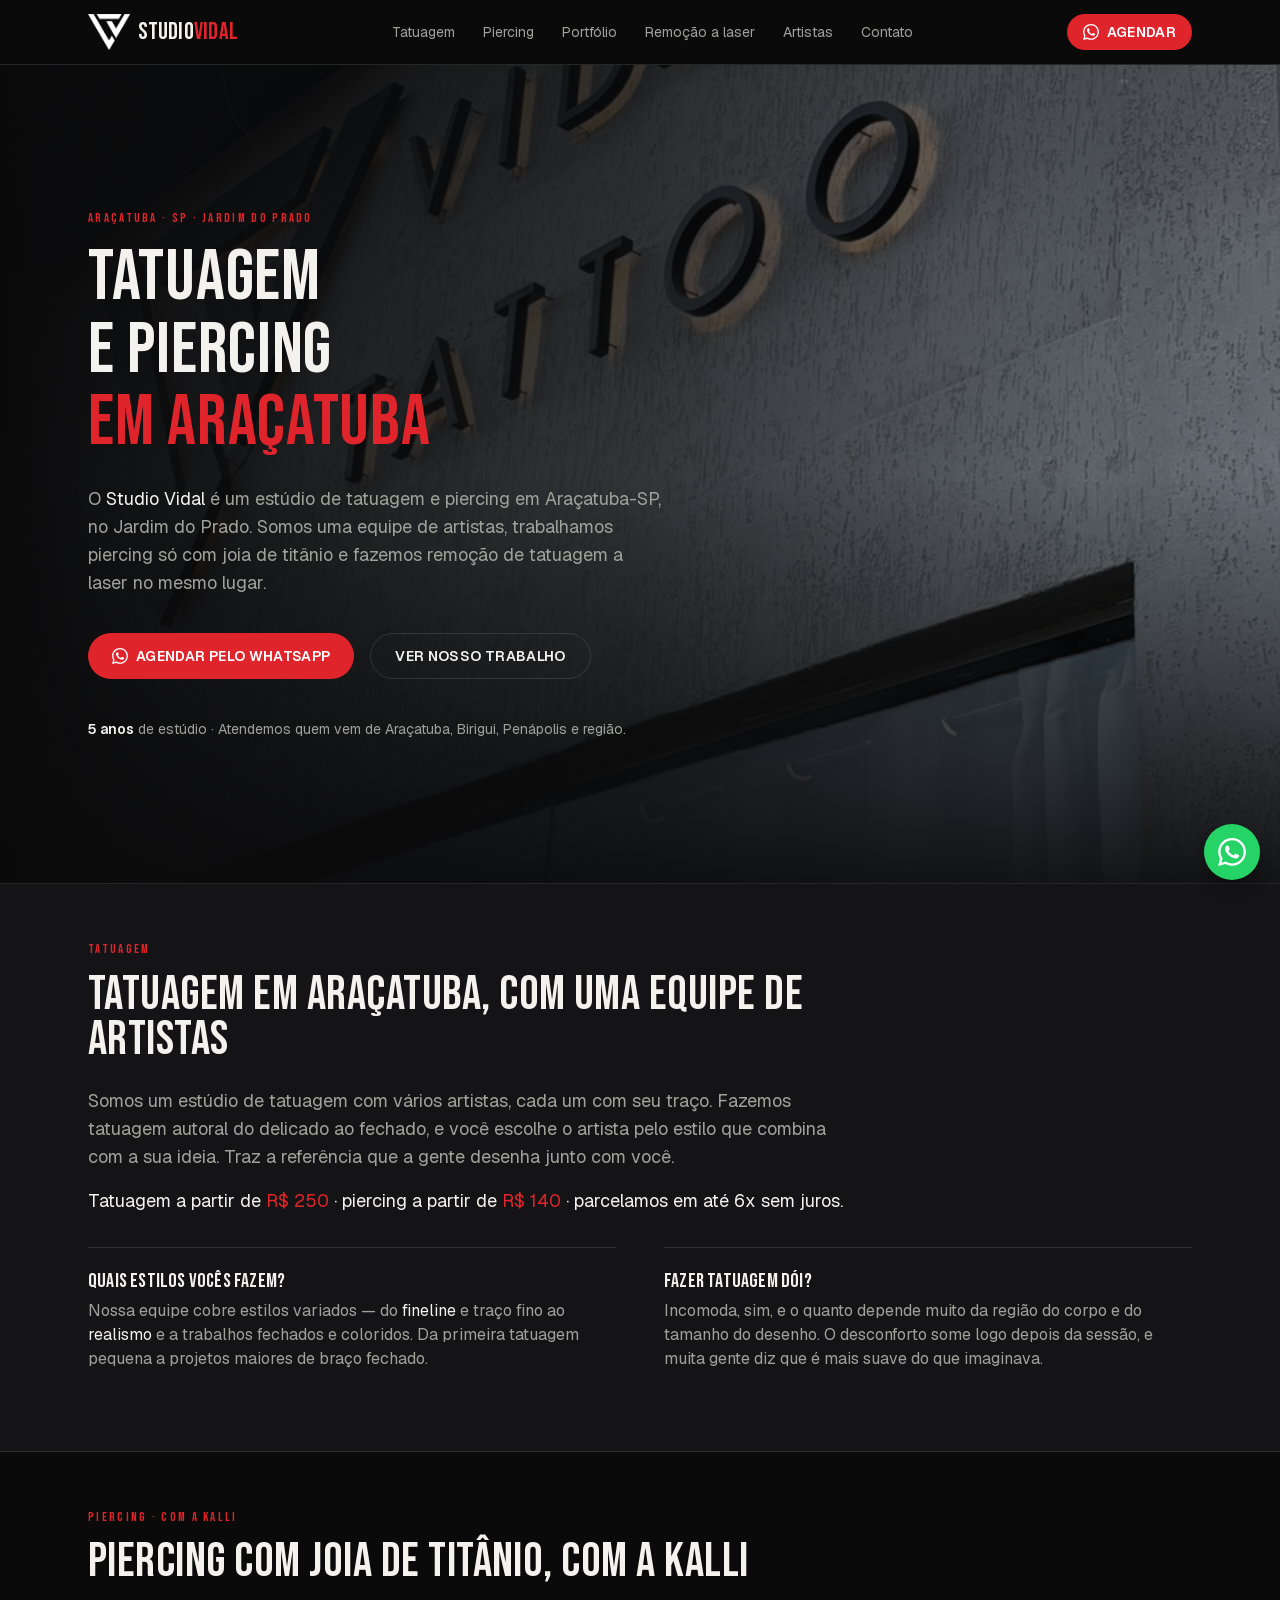
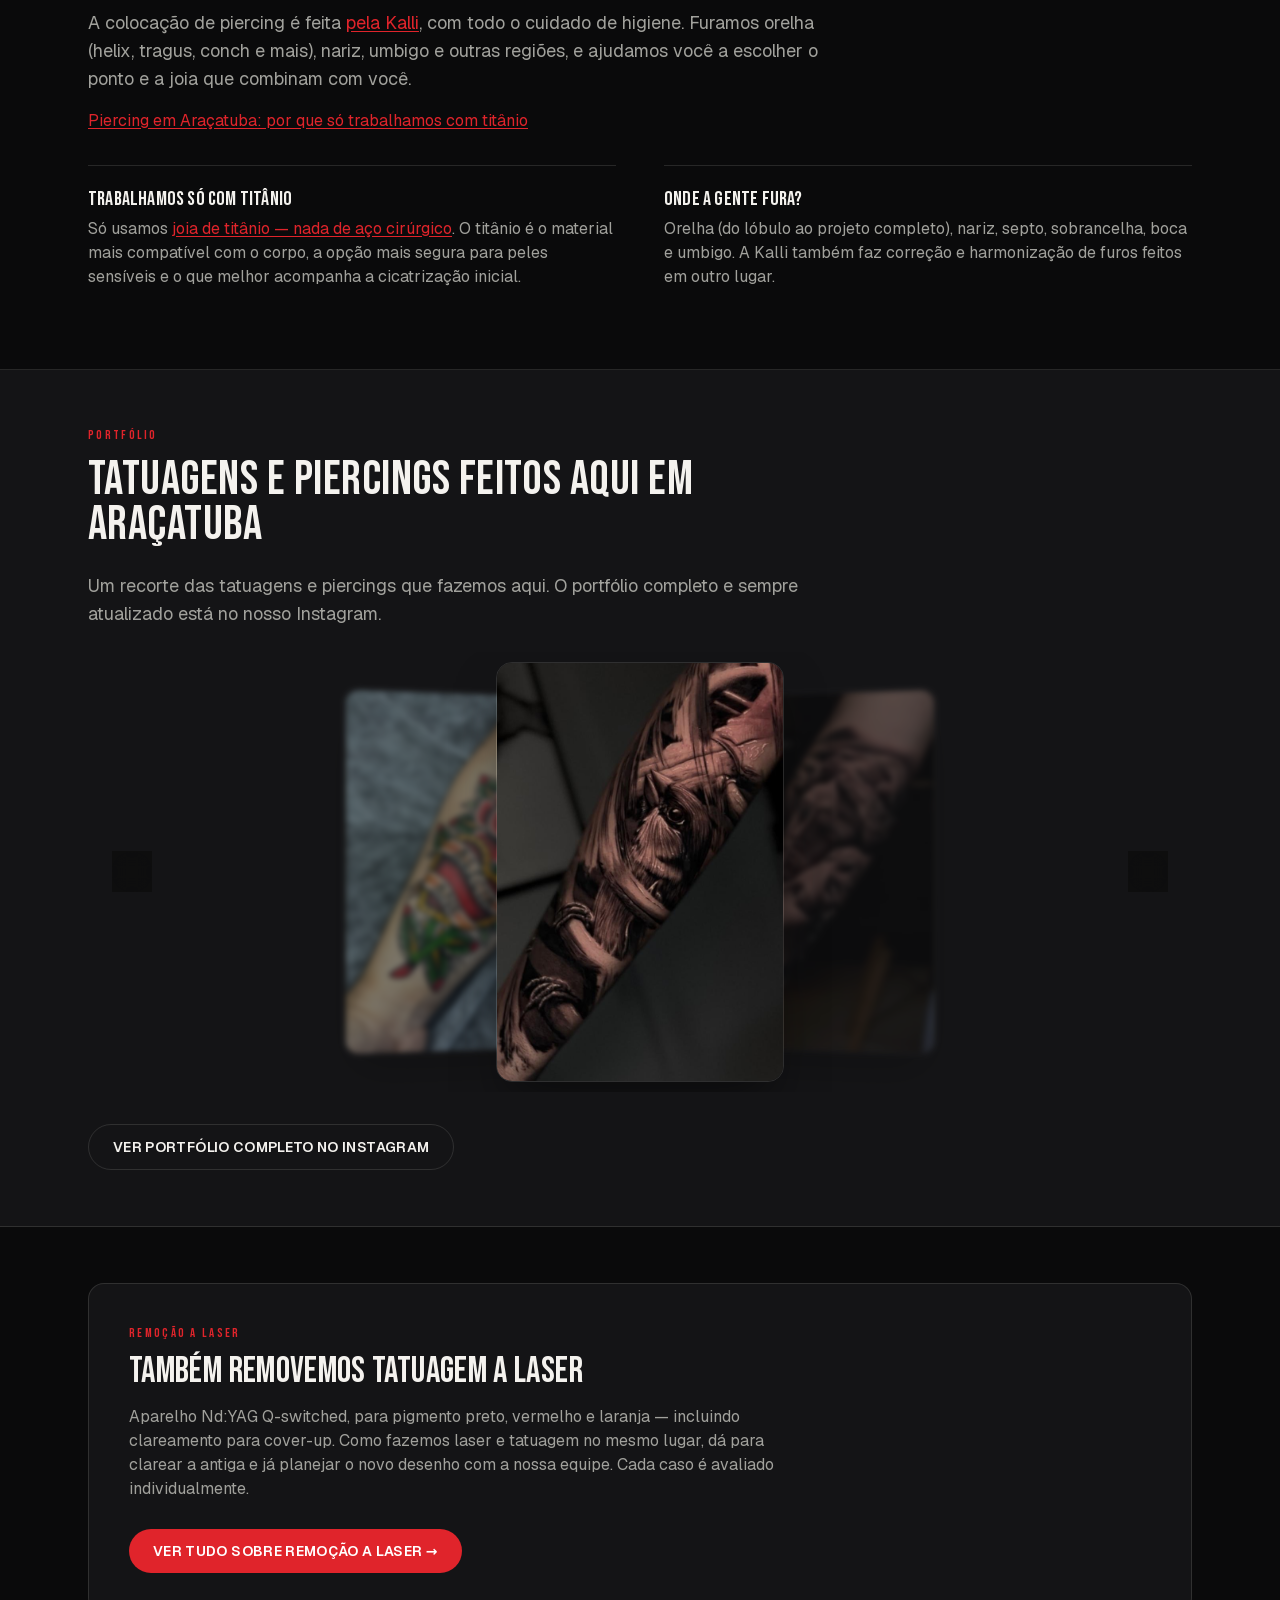
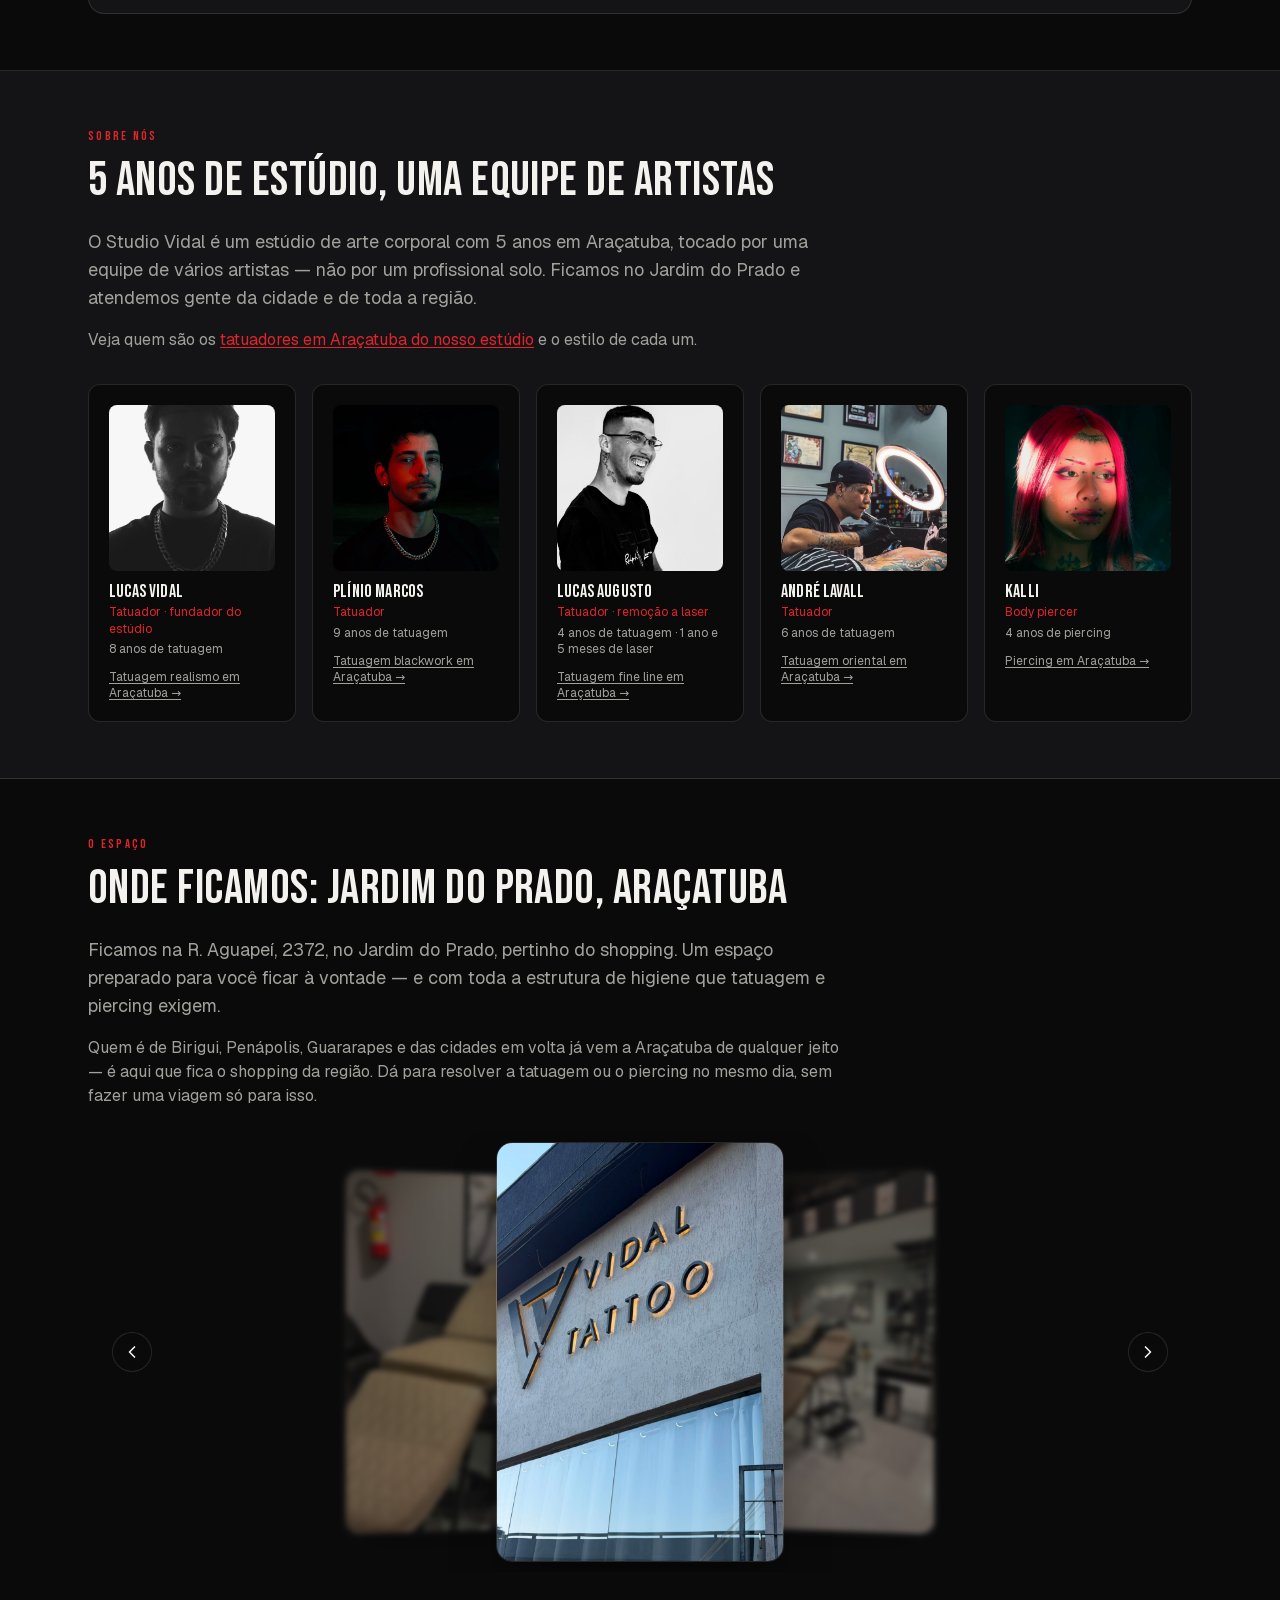
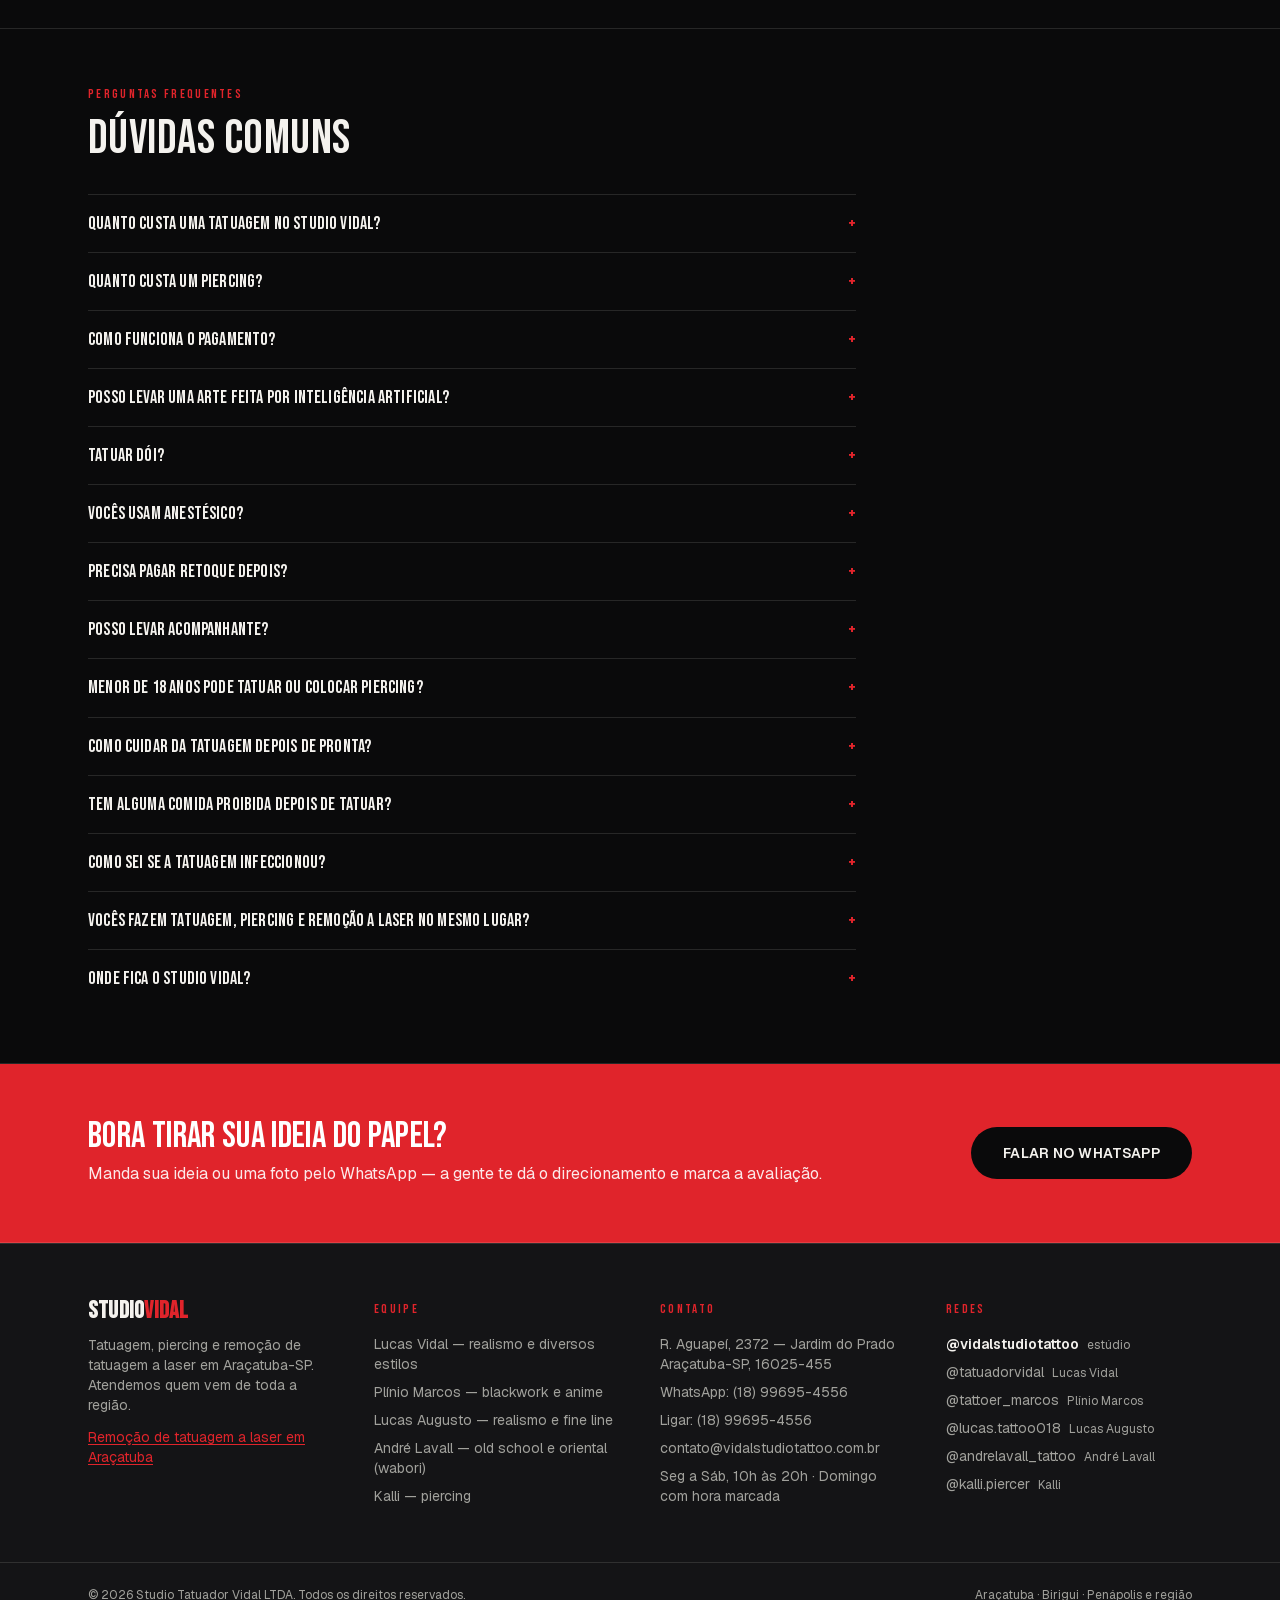
<file: index.html>
<!DOCTYPE html><html lang="pt-BR" class="geist_286012c1-module__On7J0G__variable bebas_neue_35dde67c-module__gbz6pq__variable h-full"><head><meta charSet="utf-8"/><meta name="viewport" content="width=device-width, initial-scale=1"/><link rel="preload" href="/_next/static/media/7178b3e590c64307-s.p.21jp631_3pja2.woff2" as="font" crossorigin="" type="font/woff2"/><link rel="preload" href="/_next/static/media/caa3a2e1cccd8315-s.p.0wgildi0cnwt9.woff2" as="font" crossorigin="" type="font/woff2"/><link rel="preload" href="/_next/static/media/fabcf92ba1ccea36-s.p.1w_qz2ahumqmz.woff2" as="font" crossorigin="" type="font/woff2"/><link rel="preload" as="image" href="/logo.png"/><link rel="preload" href="/studio.jpg" as="image"/><link rel="preload" as="image" href="/artistas/lucas-vidal/01.jpg"/><link rel="preload" as="image" href="/artistas/lucas-vidal/02.jpg"/><link rel="preload" as="image" href="/artistas/kalli/01.jpg"/><link rel="preload" as="image" href="/artistas/kalli/02.jpg"/><link rel="preload" as="image" href="/artistas/plinio/01.jpg"/><link rel="preload" as="image" href="/artistas/plinio/02.jpg"/><link rel="preload" as="image" href="/artistas/lucas-augusto/01.jpg"/><link rel="preload" as="image" href="/artistas/lucas-augusto/02.jpg"/><link rel="stylesheet" href="/_next/static/chunks/2mdvxqg6js-as.css" data-precedence="next"/><link rel="preload" as="script" fetchPriority="low" href="/_next/static/chunks/3l04zcqx63h3y.js"/><script src="/_next/static/chunks/3smteaqlw7m56.js" async=""></script><script src="/_next/static/chunks/08ttfj81-47mu.js" async=""></script><script src="/_next/static/chunks/turbopack-2fn_jka5vi9vg.js" async=""></script><script src="/_next/static/chunks/3fntmmi971322.js" async="" crossorigin=""></script><script src="/_next/static/chunks/0rp-hp2q_l__x.js" async="" crossorigin=""></script><script src="/_next/static/chunks/1qejp_rxmei7q.js" async="" crossorigin=""></script><link rel="preload" href="/artistas/lucas-vidal/perfil.jpg" as="image"/><link rel="preload" href="/artistas/plinio/perfil.jpg" as="image"/><link rel="preload" href="/artistas/lucas-augusto/perfil.jpg" as="image"/><link rel="preload" href="/artistas/andre-lavall/perfil.jpg" as="image"/><link rel="preload" href="/artistas/kalli/perfil.jpg" as="image"/><link rel="preload" as="image" href="/artistas/andre-lavall/01.jpg"/><link rel="preload" as="image" href="/artistas/andre-lavall/02.jpg"/><link rel="preload" as="image" href="/estudio/01.jpg"/><link rel="preload" as="image" href="/estudio/02.jpg"/><link rel="preload" as="image" href="/estudio/03.jpg"/><meta name="next-size-adjust" content=""/><title>Tatuador em Araçatuba — Tatuagem e Piercing | Studio Vidal</title><meta name="description" content="Tatuador em Araçatuba-SP: tatuagem autoral com vários artistas, piercing só com joia de titânio e remoção a laser. Jardim do Prado. Agende pelo WhatsApp."/><meta name="robots" content="index, follow"/><link rel="canonical" href="https://vidalstudiotattoo.com.br/"/><meta name="google-site-verification" content="hvZZctJJMVmrsGWq0S1Wy24OekyN2QrZqn3JxtMqLF4"/><meta property="og:title" content="Studio Vidal — Estúdio de tatuagem e piercing em Araçatuba"/><meta property="og:description" content="Estúdio de tatuagem, piercing e remoção de tatuagem a laser em Araçatuba-SP."/><meta property="og:url" content="https://vidalstudiotattoo.com.br/"/><meta property="og:site_name" content="Studio Vidal"/><meta property="og:locale" content="pt_BR"/><meta property="og:image" content="https://vidalstudiotattoo.com.br/og.jpg"/><meta property="og:image:width" content="1200"/><meta property="og:image:height" content="630"/><meta property="og:image:alt" content="Fachada do Studio Vidal em Araçatuba-SP"/><meta property="og:type" content="website"/><meta name="twitter:card" content="summary_large_image"/><meta name="twitter:title" content="Studio Vidal — Estúdio de tatuagem e piercing em Araçatuba"/><meta name="twitter:description" content="Estúdio de tatuagem, piercing e remoção de tatuagem a laser em Araçatuba-SP."/><meta name="twitter:image" content="https://vidalstudiotattoo.com.br/og.jpg"/><meta name="twitter:image:alt" content="Fachada do Studio Vidal em Araçatuba-SP"/><meta name="twitter:image:width" content="1200"/><meta name="twitter:image:height" content="630"/><link rel="icon" href="/icon.png?icon.0lt39u8jc4_on.png" sizes="512x512" type="image/png"/><script src="/_next/static/chunks/0cz1d0mv5g_q7.js" noModule=""></script></head><body class="min-h-full flex flex-col bg-ink text-bone"><div hidden=""><!--$--><!--/$--></div><script type="application/ld+json">{"@context":"https://schema.org","@type":"TattooParlor","name":"Studio Vidal","alternateName":"Vidal Tattoo","description":"Estúdio de arte corporal em Araçatuba-SP: tatuagem autoral, colocação de piercing e remoção de tatuagem a laser (Nd:YAG Q-switched).","url":"https://vidalstudiotattoo.com.br","telephone":"+5518996954556","email":"contato@vidalstudiotattoo.com.br","priceRange":"$$","image":"https://vidalstudiotattoo.com.br/og.jpg","address":{"@type":"PostalAddress","streetAddress":"R. Aguapeí, 2372","addressLocality":"Araçatuba","addressRegion":"SP","postalCode":"16025-455","addressCountry":"BR"},"geo":{"@type":"GeoCoordinates","latitude":-21.2087,"longitude":-50.4326},"areaServed":[{"@type":"City","name":"Araçatuba"},{"@type":"City","name":"Birigui"},{"@type":"City","name":"Penápolis"}],"openingHoursSpecification":[{"@type":"OpeningHoursSpecification","dayOfWeek":["Monday","Tuesday","Wednesday","Thursday","Friday","Saturday"],"opens":"10:00","closes":"20:00"}],"sameAs":["https://www.instagram.com/vidalstudiotattoo/","https://www.instagram.com/tatuadorvidal/"],"employee":[{"@type":"Person","name":"Lucas Vidal","jobTitle":"Tatuador · fundador do estúdio","url":"https://vidalstudiotattoo.com.br/artistas/lucas-vidal/","sameAs":["https://instagram.com/tatuadorvidal"]},{"@type":"Person","name":"Plínio Marcos","jobTitle":"Tatuador","url":"https://vidalstudiotattoo.com.br/artistas/plinio/","sameAs":["https://instagram.com/tattoer_marcos"]},{"@type":"Person","name":"Lucas Augusto","jobTitle":"Tatuador · remoção a laser","url":"https://vidalstudiotattoo.com.br/artistas/lucas-augusto/","sameAs":["https://instagram.com/lucas.tattoo018"]},{"@type":"Person","name":"André Lavall","jobTitle":"Tatuador","url":"https://vidalstudiotattoo.com.br/artistas/andre-lavall/","sameAs":["https://instagram.com/andrelavall_tattoo"]},{"@type":"Person","name":"Kalli","jobTitle":"Body piercer","url":"https://vidalstudiotattoo.com.br/artistas/kalli/","sameAs":["https://instagram.com/kalli.piercer"]}],"makesOffer":[{"@type":"Offer","itemOffered":{"@type":"Service","name":"Remoção de tatuagem a laser","url":"https://vidalstudiotattoo.com.br/remocao-de-tatuagem-a-laser-aracatuba/"}},{"@type":"Offer","itemOffered":{"@type":"Service","name":"Tatuagem autoral"}},{"@type":"Offer","itemOffered":{"@type":"Service","name":"Colocação de piercing","url":"https://vidalstudiotattoo.com.br/piercing-aracatuba/"}}]}</script><script type="application/ld+json">{"@context":"https://schema.org","@type":"FAQPage","mainEntity":[{"@type":"Question","name":"Quanto custa uma tatuagem no Studio Vidal?","acceptedAnswer":{"@type":"Answer","text":"A tatuagem começa em R$ 250. Daí para cima depende do tamanho, do estilo e da região do corpo — uma frase pequena no antebraço e um fechamento de braço são trabalhos diferentes. Manda a sua ideia ou a referência pelo WhatsApp que a gente fecha o valor com você."}},{"@type":"Question","name":"Quanto custa um piercing?","acceptedAnswer":{"@type":"Answer","text":"O piercing começa em R$ 140, já com a joia de titânio. O valor muda conforme o ponto do furo e a joia que você escolher. Manda qual furo você quer fazer pelo WhatsApp que a gente responde com o valor e os horários."}},{"@type":"Question","name":"Como funciona o pagamento?","acceptedAnswer":{"@type":"Answer","text":"Parcelamos em até 6 vezes sem juros. Acima disso, até 10 vezes, com acréscimo de juros."}},{"@type":"Question","name":"Posso levar uma arte feita por inteligência artificial?","acceptedAnswer":{"@type":"Answer","text":"Pode levar, e chega bastante. Só que boa parte delas não fecha como tatuagem do jeito que está: a IA enche o desenho de detalhe pequeno demais, e nem tudo que funciona na tela funciona na pele. O outro caso comum é a proporção — chega uma arte pensada para o braço e a pessoa quer no pescoço, que é um espaço completamente diferente. O que a gente faz é partir da sua referência e redesenhar o que precisar para o trabalho funcionar no corpo e envelhecer bem. Manda do mesmo jeito pelo WhatsApp que a gente te fala o que dá e o que não dá antes de marcar."}},{"@type":"Question","name":"Tatuar dói?","acceptedAnswer":{"@type":"Answer","text":"Incomoda, mas nada que não dê para aguentar — essa é a resposta honesta, e é o que a maioria das pessoas diz quando levanta da maca. O quanto incomoda muda bastante conforme a região do corpo e o tamanho do trabalho. Não usamos anestésico."}},{"@type":"Question","name":"Vocês usam anestésico?","acceptedAnswer":{"@type":"Answer","text":"Não. Trabalhamos sem anestésico, e a maioria das pessoas aguenta bem a sessão. Se for a sua primeira tatuagem e isso te preocupa, fala com a gente antes: dá para começar por um trabalho menor e numa região mais tranquila."}},{"@type":"Question","name":"Precisa pagar retoque depois?","acceptedAnswer":{"@type":"Answer","text":"A nossa posição é que tatuagem bem aplicada não precisa de retoque. É por isso que trabalhamos com calma no projeto e na aplicação, em vez de acelerar a sessão. Se mesmo assim algo não cicatrizar como esperado, fala com a gente — a gente olha o seu caso."}},{"@type":"Question","name":"Posso levar acompanhante?","acceptedAnswer":{"@type":"Answer","text":"Pode, até duas pessoas. Muita gente se sente melhor com alguém junto na primeira vez, e para nós não tem problema nenhum."}},{"@type":"Question","name":"Menor de 18 anos pode tatuar ou colocar piercing?","acceptedAnswer":{"@type":"Answer","text":"Não atendemos menores de 18 anos, nem para tatuagem nem para piercing, mesmo com autorização dos pais. É a regra da casa e a gente não abre exceção."}},{"@type":"Question","name":"Como cuidar da tatuagem depois de pronta?","acceptedAnswer":{"@type":"Answer","text":"São três coisas, e a gente repete todas no dia da sessão. Primeira: hidratar de 2 a 3 vezes por dia. Use hidratante à base de água — a Academia Americana de Dermatologia alerta que produto à base de petrolato, como vaselina, pode desbotar a tinta, e é justamente o que muita gente passa achando que ajuda. Segunda: nada de sol enquanto estiver cicatrizando, e depois de cicatrizada use filtro de FPS 30 ou mais, porque a luz ultravioleta desbota o pigmento. Terceira: não mergulhar a tatuagem na água — piscina, rio, açude, mar. Banho normal pode; ficar submerso, não."}},{"@type":"Question","name":"Tem alguma comida proibida depois de tatuar?","acceptedAnswer":{"@type":"Answer","text":"Na maioria dos casos é mito. A gente libera comer o que você já come — carne de porco, ovo, refrigerante, essa lista toda que circula por aí. O que faz sentido é manter a dieta de sempre, porque o seu organismo já está acostumado com ela, e não é a hora de experimentar coisa nova. Se você tem alguma restrição ou condição de saúde, aí a conversa é com o seu médico, não com o tatuador."}},{"@type":"Question","name":"Como sei se a tatuagem infeccionou?","acceptedAnswer":{"@type":"Answer","text":"Vermelhidão e inchaço nos primeiros dias são normais. Procure um médico ou dermatologista imediatamente se a vermelhidão escurecer ou se espalhar em vez de diminuir, se a dor continuar ou piorar em vez de ceder, ou se aparecer pus, feridas abertas, febre ou calafrios — são os sinais de infecção listados pela Academia Americana de Dermatologia. Quanto antes tratar, menor o estrago para a sua saúde e para a tatuagem."}},{"@type":"Question","name":"Vocês fazem tatuagem, piercing e remoção a laser no mesmo lugar?","acceptedAnswer":{"@type":"Answer","text":"Sim. O Studio Vidal reúne os três serviços num só endereço em Araçatuba: tatuagem autoral com vários artistas, colocação de piercing com a Kalli e remoção de tatuagem a laser com aparelho Nd:YAG Q-switched. Dá para clarear uma tatuagem antiga no laser e já planejar o cover-up com a nossa equipe."}},{"@type":"Question","name":"Onde fica o Studio Vidal?","acceptedAnswer":{"@type":"Answer","text":"Ficamos na R. Aguapeí, 2372, Jardim do Prado, Araçatuba-SP, CEP 16025-455, pertinho do shopping. O atendimento é só presencial, e recebemos gente de Birigui, Penápolis, Guararapes e de toda a região que já vem a Araçatuba."}}]}</script><span id="top"></span><header class="sticky top-0 z-50 border-b border-line bg-ink/90 backdrop-blur"><div class="container-x flex h-16 items-center justify-between"><a href="/" class="flex items-center gap-2" aria-label="Studio Vidal"><img src="/logo.png" alt="" aria-hidden="true" class="h-9 w-auto [filter:brightness(0)_invert(1)]"/><span class="font-display text-2xl tracking-wide">Studio<span class="text-accent">Vidal</span></span></a><nav class="hidden items-center gap-7 md:flex"><a href="/#tatuagem" class="text-sm text-muted transition-colors hover:text-bone">Tatuagem</a><a href="/piercing-aracatuba/" class="text-sm text-muted transition-colors hover:text-bone">Piercing</a><a href="/#portfolio" class="text-sm text-muted transition-colors hover:text-bone">Portfólio</a><a href="/remocao-de-tatuagem-a-laser-aracatuba/" class="text-sm text-muted transition-colors hover:text-bone">Remoção a laser</a><a href="/artistas/" class="text-sm text-muted transition-colors hover:text-bone">Artistas</a><a href="/#contato" class="text-sm text-muted transition-colors hover:text-bone">Contato</a></nav><div class="hidden md:block"><a href="https://wa.me/5518996954556?text=Ol%C3%A1!%20Vim%20pelo%20site%20e%20gostaria%20de%20uma%20informa%C3%A7%C3%A3o." target="_blank" rel="noopener noreferrer" class="inline-flex items-center justify-center gap-2 rounded-full px-6 py-3 text-sm font-semibold uppercase tracking-wide transition-colors bg-accent text-white hover:bg-accent-hover !py-2 !px-4"><svg viewBox="0 0 24 24" aria-hidden="true" class="h-4 w-4 fill-current"><path d="M17.472 14.382c-.297-.149-1.758-.867-2.03-.967-.273-.099-.471-.148-.67.15-.197.297-.767.966-.94 1.164-.173.199-.347.223-.644.075-.297-.15-1.255-.463-2.39-1.475-.883-.788-1.48-1.761-1.653-2.059-.173-.297-.018-.458.13-.606.134-.133.297-.347.446-.52.149-.174.198-.298.298-.497.099-.198.05-.371-.025-.52-.075-.149-.669-1.612-.916-2.207-.242-.579-.487-.5-.669-.51l-.57-.01c-.198 0-.52.074-.792.372-.272.297-1.04 1.016-1.04 2.479 0 1.462 1.065 2.875 1.213 3.074.149.198 2.096 3.2 5.077 4.487.709.306 1.262.489 1.694.625.712.227 1.36.195 1.871.118.571-.085 1.758-.719 2.006-1.413.248-.694.248-1.289.173-1.413-.074-.124-.272-.198-.57-.347m-5.421 7.403h-.004a9.87 9.87 0 01-5.031-1.378l-.361-.214-3.741.982.998-3.648-.235-.374a9.86 9.86 0 01-1.51-5.26c.001-5.45 4.436-9.884 9.888-9.884 2.64 0 5.122 1.03 6.988 2.898a9.825 9.825 0 012.893 6.994c-.003 5.45-4.437 9.884-9.885 9.884m8.413-18.297A11.815 11.815 0 0012.05 0C5.495 0 .16 5.335.157 11.892c0 2.096.547 4.142 1.588 5.945L.057 24l6.305-1.654a11.882 11.882 0 005.683 1.448h.005c6.554 0 11.89-5.335 11.893-11.893a11.821 11.821 0 00-3.48-8.413z"></path></svg>Agendar</a></div><button type="button" aria-label="Abrir menu" aria-expanded="false" class="md:hidden"><span class="block h-0.5 w-6 bg-bone"></span><span class="mt-1.5 block h-0.5 w-6 bg-bone"></span><span class="mt-1.5 block h-0.5 w-6 bg-bone"></span></button></div></header><main class="flex-1"><section class="relative isolate overflow-hidden border-b border-line"><div class="absolute inset-0 -z-10"><img src="/studio.jpg" alt="" aria-hidden="true" class="h-full w-full object-cover object-center contrast-110 grayscale-[0.55]"/><div class="absolute inset-0 bg-ink/25"></div><div class="absolute inset-0 bg-gradient-to-r from-ink via-ink/65 to-transparent"></div><div class="absolute inset-0 bg-gradient-to-t from-ink/90 via-transparent to-ink/25"></div></div><div class="container-x py-28 md:py-36"><p class="kicker mb-4">Araçatuba · SP · Jardim do Prado</p><h1 class="font-display text-5xl leading-[0.9] sm:text-6xl md:text-7xl">Tatuagem<!-- --> <span class="mt-1 block">e piercing</span> <span class="mt-1 block text-accent">em Araçatuba</span></h1><p class="mt-7 max-w-xl text-lg text-muted">O <span class="text-bone">Studio Vidal</span> é um estúdio de tatuagem e piercing em Araçatuba-SP, no Jardim do Prado. Somos uma equipe de artistas, trabalhamos piercing só com joia de titânio e fazemos remoção de tatuagem a laser no mesmo lugar.</p><div class="mt-9 flex flex-wrap gap-4"><a href="https://wa.me/5518996954556?text=Ol%C3%A1!%20Vim%20pelo%20site%20e%20gostaria%20de%20uma%20informa%C3%A7%C3%A3o." target="_blank" rel="noopener noreferrer" class="inline-flex items-center justify-center gap-2 rounded-full px-6 py-3 text-sm font-semibold uppercase tracking-wide transition-colors bg-accent text-white hover:bg-accent-hover "><svg viewBox="0 0 24 24" aria-hidden="true" class="h-4 w-4 fill-current"><path d="M17.472 14.382c-.297-.149-1.758-.867-2.03-.967-.273-.099-.471-.148-.67.15-.197.297-.767.966-.94 1.164-.173.199-.347.223-.644.075-.297-.15-1.255-.463-2.39-1.475-.883-.788-1.48-1.761-1.653-2.059-.173-.297-.018-.458.13-.606.134-.133.297-.347.446-.52.149-.174.198-.298.298-.497.099-.198.05-.371-.025-.52-.075-.149-.669-1.612-.916-2.207-.242-.579-.487-.5-.669-.51l-.57-.01c-.198 0-.52.074-.792.372-.272.297-1.04 1.016-1.04 2.479 0 1.462 1.065 2.875 1.213 3.074.149.198 2.096 3.2 5.077 4.487.709.306 1.262.489 1.694.625.712.227 1.36.195 1.871.118.571-.085 1.758-.719 2.006-1.413.248-.694.248-1.289.173-1.413-.074-.124-.272-.198-.57-.347m-5.421 7.403h-.004a9.87 9.87 0 01-5.031-1.378l-.361-.214-3.741.982.998-3.648-.235-.374a9.86 9.86 0 01-1.51-5.26c.001-5.45 4.436-9.884 9.888-9.884 2.64 0 5.122 1.03 6.988 2.898a9.825 9.825 0 012.893 6.994c-.003 5.45-4.437 9.884-9.885 9.884m8.413-18.297A11.815 11.815 0 0012.05 0C5.495 0 .16 5.335.157 11.892c0 2.096.547 4.142 1.588 5.945L.057 24l6.305-1.654a11.882 11.882 0 005.683 1.448h.005c6.554 0 11.89-5.335 11.893-11.893a11.821 11.821 0 00-3.48-8.413z"></path></svg>Agendar pelo WhatsApp</a><a href="#portfolio" class="inline-flex items-center justify-center rounded-full border border-bone/30 px-6 py-3 text-sm font-semibold uppercase tracking-wide text-bone transition-colors hover:border-accent hover:text-accent">Ver nosso trabalho</a></div><p class="mt-10 text-sm text-muted"><span class="font-semibold text-bone">5 anos</span> de estúdio · Atendemos quem vem de Araçatuba, Birigui, Penápolis e região.</p></div></section><section id="tatuagem" class="border-b border-line bg-surface"><div class="container-x py-14"><p class="kicker mb-3">Tatuagem</p><h2 class="font-display max-w-3xl text-4xl sm:text-5xl">Tatuagem em Araçatuba, com uma equipe de artistas</h2><p class="mt-6 max-w-3xl text-lg text-muted">Somos um estúdio de tatuagem com vários artistas, cada um com seu traço. Fazemos tatuagem autoral do delicado ao fechado, e você escolhe o artista pelo estilo que combina com a sua ideia. Traz a referência que a gente desenha junto com você.</p><p class="mt-4 max-w-3xl text-lg text-bone">Tatuagem a partir de<!-- --> <span class="text-accent">R$ 250</span> · piercing a partir de<!-- --> <span class="text-accent">R$ 140</span> · parcelamos em até 6x sem juros.</p><div class="mt-8 grid gap-x-12 md:grid-cols-2"><div class="border-t border-line py-6"><h3 class="font-display text-xl text-bone">Quais estilos vocês fazem?</h3><div class="mt-2 space-y-2 text-muted"><p>Nossa equipe cobre estilos variados — do<!-- --> <span class="text-bone">fineline</span> e traço fino ao<!-- --> <span class="text-bone">realismo</span> e a trabalhos fechados e coloridos. Da primeira tatuagem pequena a projetos maiores de braço fechado.</p></div></div><div class="border-t border-line py-6"><h3 class="font-display text-xl text-bone">Fazer tatuagem dói?</h3><div class="mt-2 space-y-2 text-muted"><p>Incomoda, sim, e o quanto depende muito da região do corpo e do tamanho do desenho. O desconforto some logo depois da sessão, e muita gente diz que é mais suave do que imaginava.</p></div></div></div></div></section><section id="piercing" class="border-b border-line"><div class="container-x py-14"><p class="kicker mb-3">Piercing · com a Kalli</p><h2 class="font-display max-w-3xl text-4xl sm:text-5xl">Piercing com joia de titânio, com a Kalli</h2><p class="mt-6 max-w-3xl text-lg text-muted">A colocação de piercing é feita<!-- --> <a href="/artistas/kalli/" class="text-accent underline underline-offset-2">pela Kalli</a>, com todo o cuidado de higiene. Furamos orelha (helix, tragus, conch e mais), nariz, umbigo e outras regiões, e ajudamos você a escolher o ponto e a joia que combinam com você.</p><p class="mt-4 max-w-3xl text-muted"><a href="/piercing-aracatuba/" class="text-accent underline underline-offset-2">Piercing em Araçatuba: por que só trabalhamos com titânio</a></p><div class="mt-8 grid gap-x-12 md:grid-cols-2"><div class="border-t border-line py-6"><h3 class="font-display text-xl text-bone">Trabalhamos só com titânio</h3><div class="mt-2 space-y-2 text-muted"><p>Só usamos<!-- --> <a href="/piercing-aracatuba/" class="text-accent underline underline-offset-2">joia de titânio — nada de aço cirúrgico</a>. O titânio é o material mais compatível com o corpo, a opção mais segura para peles sensíveis e o que melhor acompanha a cicatrização inicial.</p></div></div><div class="border-t border-line py-6"><h3 class="font-display text-xl text-bone">Onde a gente fura?</h3><div class="mt-2 space-y-2 text-muted"><p>Orelha (do lóbulo ao projeto completo), nariz, septo, sobrancelha, boca e umbigo. A Kalli também faz correção e harmonização de furos feitos em outro lugar.</p></div></div></div></div></section><section id="portfolio" class="border-b border-line bg-surface"><div class="container-x py-14"><p class="kicker mb-3">Portfólio</p><h2 class="font-display max-w-3xl text-4xl sm:text-5xl">Tatuagens e piercings feitos aqui em Araçatuba</h2><p class="mt-6 max-w-3xl text-lg text-muted">Um recorte das tatuagens e piercings que fazemos aqui. O portfólio completo e sempre atualizado está no nosso Instagram.</p><div class="mt-6"><div class="relative w-full"><div class="relative flex h-[340px] w-full items-center justify-center overflow-hidden [perspective:1000px] md:h-[440px]"><div class="absolute flex h-72 w-52 items-center justify-center transition-all duration-500 ease-in-out md:h-[420px] md:w-72" style="transform:translateX(0%) scale(1) rotateY(0deg);z-index:10;opacity:1;filter:blur(0px);visibility:visible"><img src="/artistas/lucas-vidal/01.jpg" alt="Tatuagem de Lucas Vidal — Studio Vidal Araçatuba 1" class="h-full w-full rounded-2xl border border-line object-cover shadow-2xl shadow-black/50"/></div><div class="absolute flex h-72 w-52 items-center justify-center transition-all duration-500 ease-in-out md:h-[420px] md:w-72" style="transform:translateX(58%) scale(0.85) rotateY(-10deg);z-index:5;opacity:0.45;filter:blur(3px);visibility:visible"><img src="/artistas/lucas-vidal/02.jpg" alt="Tatuagem de Lucas Vidal — Studio Vidal Araçatuba 2" class="h-full w-full rounded-2xl border border-line object-cover shadow-2xl shadow-black/50"/></div><div class="absolute flex h-72 w-52 items-center justify-center transition-all duration-500 ease-in-out md:h-[420px] md:w-72" style="transform:translateX(116%) scale(0.7) rotateY(-20deg);z-index:1;opacity:0;filter:blur(3px);visibility:hidden"><img src="/artistas/kalli/01.jpg" alt="Piercing de Kalli — Studio Vidal Araçatuba 1" class="h-full w-full rounded-2xl border border-line object-cover shadow-2xl shadow-black/50"/></div><div class="absolute flex h-72 w-52 items-center justify-center transition-all duration-500 ease-in-out md:h-[420px] md:w-72" style="transform:translateX(174%) scale(0.7) rotateY(-30deg);z-index:1;opacity:0;filter:blur(3px);visibility:hidden"><img src="/artistas/kalli/02.jpg" alt="Piercing de Kalli — Studio Vidal Araçatuba 2" class="h-full w-full rounded-2xl border border-line object-cover shadow-2xl shadow-black/50"/></div><div class="absolute flex h-72 w-52 items-center justify-center transition-all duration-500 ease-in-out md:h-[420px] md:w-72" style="transform:translateX(232%) scale(0.7) rotateY(-40deg);z-index:1;opacity:0;filter:blur(3px);visibility:hidden"><img src="/artistas/plinio/01.jpg" alt="Tatuagem de Plínio Marcos — Studio Vidal Araçatuba 1" class="h-full w-full rounded-2xl border border-line object-cover shadow-2xl shadow-black/50"/></div><div class="absolute flex h-72 w-52 items-center justify-center transition-all duration-500 ease-in-out md:h-[420px] md:w-72" style="transform:translateX(290%) scale(0.7) rotateY(-50deg);z-index:1;opacity:0;filter:blur(3px);visibility:hidden"><img src="/artistas/plinio/02.jpg" alt="Tatuagem de Plínio Marcos — Studio Vidal Araçatuba 2" class="h-full w-full rounded-2xl border border-line object-cover shadow-2xl shadow-black/50"/></div><div class="absolute flex h-72 w-52 items-center justify-center transition-all duration-500 ease-in-out md:h-[420px] md:w-72" style="transform:translateX(-232%) scale(0.7) rotateY(40deg);z-index:1;opacity:0;filter:blur(3px);visibility:hidden"><img src="/artistas/lucas-augusto/01.jpg" alt="Tatuagem de Lucas Augusto — Studio Vidal Araçatuba 1" class="h-full w-full rounded-2xl border border-line object-cover shadow-2xl shadow-black/50"/></div><div class="absolute flex h-72 w-52 items-center justify-center transition-all duration-500 ease-in-out md:h-[420px] md:w-72" style="transform:translateX(-174%) scale(0.7) rotateY(30deg);z-index:1;opacity:0;filter:blur(3px);visibility:hidden"><img src="/artistas/lucas-augusto/02.jpg" alt="Tatuagem de Lucas Augusto — Studio Vidal Araçatuba 2" class="h-full w-full rounded-2xl border border-line object-cover shadow-2xl shadow-black/50"/></div><div class="absolute flex h-72 w-52 items-center justify-center transition-all duration-500 ease-in-out md:h-[420px] md:w-72" style="transform:translateX(-116%) scale(0.7) rotateY(20deg);z-index:1;opacity:0;filter:blur(3px);visibility:hidden"><img src="/artistas/andre-lavall/01.jpg" alt="Tatuagem de André Lavall — Studio Vidal Araçatuba 1" class="h-full w-full rounded-2xl border border-line object-cover shadow-2xl shadow-black/50"/></div><div class="absolute flex h-72 w-52 items-center justify-center transition-all duration-500 ease-in-out md:h-[420px] md:w-72" style="transform:translateX(-58%) scale(0.85) rotateY(10deg);z-index:5;opacity:0.45;filter:blur(3px);visibility:visible"><img src="/artistas/andre-lavall/02.jpg" alt="Tatuagem de André Lavall — Studio Vidal Araçatuba 2" class="h-full w-full rounded-2xl border border-line object-cover shadow-2xl shadow-black/50"/></div></div><button type="button" aria-label="Anterior" class="absolute left-2 top-1/2 z-20 flex h-10 w-10 -translate-y-1/2 items-center justify-center rounded-full border border-line bg-ink/60 text-bone backdrop-blur transition-colors hover:border-accent hover:text-accent sm:left-6"><svg xmlns="http://www.w3.org/2000/svg" width="24" height="24" viewBox="0 0 24 24" fill="none" stroke="currentColor" stroke-width="2" stroke-linecap="round" stroke-linejoin="round" class="lucide lucide-chevron-left h-5 w-5" aria-hidden="true"><path d="m15 18-6-6 6-6"></path></svg></button><button type="button" aria-label="Próximo" class="absolute right-2 top-1/2 z-20 flex h-10 w-10 -translate-y-1/2 items-center justify-center rounded-full border border-line bg-ink/60 text-bone backdrop-blur transition-colors hover:border-accent hover:text-accent sm:right-6"><svg xmlns="http://www.w3.org/2000/svg" width="24" height="24" viewBox="0 0 24 24" fill="none" stroke="currentColor" stroke-width="2" stroke-linecap="round" stroke-linejoin="round" class="lucide lucide-chevron-right h-5 w-5" aria-hidden="true"><path d="m9 18 6-6-6-6"></path></svg></button></div></div><div class="mt-8"><a href="https://www.instagram.com/vidalstudiotattoo/" target="_blank" rel="noopener noreferrer" class="inline-flex items-center justify-center rounded-full border border-bone/30 px-6 py-3 text-sm font-semibold uppercase tracking-wide text-bone transition-colors hover:border-accent hover:text-accent">Ver portfólio completo no Instagram</a></div></div></section><section id="laser" class="border-b border-line"><div class="container-x py-14"><div class="rounded-2xl border border-line bg-surface p-8 md:p-10"><p class="kicker mb-3">Remoção a laser</p><h2 class="font-display max-w-2xl text-3xl sm:text-4xl">Também removemos tatuagem a laser</h2><p class="mt-4 max-w-2xl text-muted">Aparelho Nd:YAG Q-switched, para pigmento preto, vermelho e laranja — incluindo clareamento para cover-up. Como fazemos laser e tatuagem no mesmo lugar, dá para clarear a antiga e já planejar o novo desenho com a nossa equipe. Cada caso é avaliado individualmente.</p><a href="/remocao-de-tatuagem-a-laser-aracatuba/" class="mt-7 inline-flex items-center justify-center rounded-full bg-accent px-6 py-3 text-sm font-semibold uppercase tracking-wide text-white transition-colors hover:bg-accent-hover">Ver tudo sobre remoção a laser →</a></div></div></section><section id="equipe" class="border-b border-line bg-surface"><div class="container-x py-14"><p class="kicker mb-3">Sobre nós</p><h2 class="font-display max-w-3xl text-4xl sm:text-5xl">5 anos de estúdio, uma equipe de artistas</h2><p class="mt-6 max-w-3xl text-lg text-muted">O Studio Vidal é um estúdio de arte corporal com 5 anos em Araçatuba, tocado por uma equipe de vários artistas — não por um profissional solo. Ficamos no Jardim do Prado e atendemos gente da cidade e de toda a região.</p><p class="mt-4 max-w-3xl text-muted">Veja quem são os<!-- --> <a href="/artistas/" class="text-accent underline underline-offset-2">tatuadores em Araçatuba do nosso estúdio</a> <!-- -->e o estilo de cada um.</p><div class="mt-8 grid grid-cols-2 gap-3 sm:grid-cols-3 sm:gap-4 lg:grid-cols-5"><a href="/artistas/lucas-vidal/" class="group flex flex-col rounded-xl border border-line bg-ink p-4 transition-colors hover:border-accent sm:p-5"><img src="/artistas/lucas-vidal/perfil.jpg" alt="Lucas Vidal — Tatuador · fundador do estúdio no Studio Vidal" class="mb-3 aspect-square w-full rounded-lg object-cover"/><p class="font-display text-base leading-tight sm:text-lg">Lucas Vidal</p><p class="mt-1 text-xs leading-snug text-accent">Tatuador · fundador do estúdio</p><p class="mt-1 text-xs text-muted">8 anos de tatuagem</p><span class="mt-3 text-xs text-muted underline underline-offset-2 group-hover:text-bone">Tatuagem realismo em Araçatuba<!-- --> →</span></a><a href="/artistas/plinio/" class="group flex flex-col rounded-xl border border-line bg-ink p-4 transition-colors hover:border-accent sm:p-5"><img src="/artistas/plinio/perfil.jpg" alt="Plínio Marcos — Tatuador no Studio Vidal" class="mb-3 aspect-square w-full rounded-lg object-cover"/><p class="font-display text-base leading-tight sm:text-lg">Plínio Marcos</p><p class="mt-1 text-xs leading-snug text-accent">Tatuador</p><p class="mt-1 text-xs text-muted">9 anos de tatuagem</p><span class="mt-3 text-xs text-muted underline underline-offset-2 group-hover:text-bone">Tatuagem blackwork em Araçatuba<!-- --> →</span></a><a href="/artistas/lucas-augusto/" class="group flex flex-col rounded-xl border border-line bg-ink p-4 transition-colors hover:border-accent sm:p-5"><img src="/artistas/lucas-augusto/perfil.jpg" alt="Lucas Augusto — Tatuador · remoção a laser no Studio Vidal" class="mb-3 aspect-square w-full rounded-lg object-cover"/><p class="font-display text-base leading-tight sm:text-lg">Lucas Augusto</p><p class="mt-1 text-xs leading-snug text-accent">Tatuador · remoção a laser</p><p class="mt-1 text-xs text-muted">4 anos de tatuagem · 1 ano e 5 meses de laser</p><span class="mt-3 text-xs text-muted underline underline-offset-2 group-hover:text-bone">Tatuagem fine line em Araçatuba<!-- --> →</span></a><a href="/artistas/andre-lavall/" class="group flex flex-col rounded-xl border border-line bg-ink p-4 transition-colors hover:border-accent sm:p-5"><img src="/artistas/andre-lavall/perfil.jpg" alt="André Lavall — Tatuador no Studio Vidal" class="mb-3 aspect-square w-full rounded-lg object-cover"/><p class="font-display text-base leading-tight sm:text-lg">André Lavall</p><p class="mt-1 text-xs leading-snug text-accent">Tatuador</p><p class="mt-1 text-xs text-muted">6 anos de tatuagem</p><span class="mt-3 text-xs text-muted underline underline-offset-2 group-hover:text-bone">Tatuagem oriental em Araçatuba<!-- --> →</span></a><a href="/artistas/kalli/" class="group flex flex-col rounded-xl border border-line bg-ink p-4 transition-colors hover:border-accent sm:p-5"><img src="/artistas/kalli/perfil.jpg" alt="Kalli — Body piercer no Studio Vidal" class="mb-3 aspect-square w-full rounded-lg object-cover"/><p class="font-display text-base leading-tight sm:text-lg">Kalli</p><p class="mt-1 text-xs leading-snug text-accent">Body piercer</p><p class="mt-1 text-xs text-muted">4 anos de piercing</p><span class="mt-3 text-xs text-muted underline underline-offset-2 group-hover:text-bone">Piercing em Araçatuba<!-- --> →</span></a></div></div></section><section id="espaco" class="border-b border-line"><div class="container-x py-14"><p class="kicker mb-3">O espaço</p><h2 class="font-display max-w-3xl text-4xl sm:text-5xl">Onde ficamos: Jardim do Prado, Araçatuba</h2><p class="mt-6 max-w-3xl text-lg text-muted">Ficamos na R. Aguapeí, 2372, no Jardim do Prado, pertinho do shopping. Um espaço preparado para você ficar à vontade — e com toda a estrutura de higiene que tatuagem e piercing exigem.</p><p class="mt-4 max-w-3xl text-muted">Quem é de Birigui, Penápolis, Guararapes e das cidades em volta já vem a Araçatuba de qualquer jeito — é aqui que fica o shopping da região. Dá para resolver a tatuagem ou o piercing no mesmo dia, sem fazer uma viagem só para isso.</p><div class="mt-6"><div class="relative w-full"><div class="relative flex h-[340px] w-full items-center justify-center overflow-hidden [perspective:1000px] md:h-[440px]"><div class="absolute flex h-72 w-52 items-center justify-center transition-all duration-500 ease-in-out md:h-[420px] md:w-72" style="transform:translateX(0%) scale(1) rotateY(0deg);z-index:10;opacity:1;filter:blur(0px);visibility:visible"><img src="/estudio/01.jpg" alt="Studio Vidal em Araçatuba — ambiente do estúdio 1" class="h-full w-full rounded-2xl border border-line object-cover shadow-2xl shadow-black/50"/></div><div class="absolute flex h-72 w-52 items-center justify-center transition-all duration-500 ease-in-out md:h-[420px] md:w-72" style="transform:translateX(58%) scale(0.85) rotateY(-10deg);z-index:5;opacity:0.45;filter:blur(3px);visibility:visible"><img src="/estudio/02.jpg" alt="Studio Vidal em Araçatuba — ambiente do estúdio 2" class="h-full w-full rounded-2xl border border-line object-cover shadow-2xl shadow-black/50"/></div><div class="absolute flex h-72 w-52 items-center justify-center transition-all duration-500 ease-in-out md:h-[420px] md:w-72" style="transform:translateX(-58%) scale(0.85) rotateY(10deg);z-index:5;opacity:0.45;filter:blur(3px);visibility:visible"><img src="/estudio/03.jpg" alt="Studio Vidal em Araçatuba — ambiente do estúdio 3" class="h-full w-full rounded-2xl border border-line object-cover shadow-2xl shadow-black/50"/></div></div><button type="button" aria-label="Anterior" class="absolute left-2 top-1/2 z-20 flex h-10 w-10 -translate-y-1/2 items-center justify-center rounded-full border border-line bg-ink/60 text-bone backdrop-blur transition-colors hover:border-accent hover:text-accent sm:left-6"><svg xmlns="http://www.w3.org/2000/svg" width="24" height="24" viewBox="0 0 24 24" fill="none" stroke="currentColor" stroke-width="2" stroke-linecap="round" stroke-linejoin="round" class="lucide lucide-chevron-left h-5 w-5" aria-hidden="true"><path d="m15 18-6-6 6-6"></path></svg></button><button type="button" aria-label="Próximo" class="absolute right-2 top-1/2 z-20 flex h-10 w-10 -translate-y-1/2 items-center justify-center rounded-full border border-line bg-ink/60 text-bone backdrop-blur transition-colors hover:border-accent hover:text-accent sm:right-6"><svg xmlns="http://www.w3.org/2000/svg" width="24" height="24" viewBox="0 0 24 24" fill="none" stroke="currentColor" stroke-width="2" stroke-linecap="round" stroke-linejoin="round" class="lucide lucide-chevron-right h-5 w-5" aria-hidden="true"><path d="m9 18 6-6-6-6"></path></svg></button></div></div></div></section><section id="faq" class="border-b border-line"><div class="container-x py-14"><p class="kicker mb-3">Perguntas frequentes</p><h2 class="font-display text-4xl sm:text-5xl">Dúvidas comuns</h2><div class="mt-8 max-w-3xl"><details class="group border-t border-line py-5"><summary class="flex cursor-pointer list-none items-center justify-between gap-4 font-display text-lg">Quanto custa uma tatuagem no Studio Vidal?<span class="text-accent transition-transform group-open:rotate-45">+</span></summary><p class="mt-3 text-muted">A tatuagem começa em R$ 250. Daí para cima depende do tamanho, do estilo e da região do corpo — uma frase pequena no antebraço e um fechamento de braço são trabalhos diferentes. Manda a sua ideia ou a referência pelo WhatsApp que a gente fecha o valor com você.</p></details><details class="group border-t border-line py-5"><summary class="flex cursor-pointer list-none items-center justify-between gap-4 font-display text-lg">Quanto custa um piercing?<span class="text-accent transition-transform group-open:rotate-45">+</span></summary><p class="mt-3 text-muted">O piercing começa em R$ 140, já com a joia de titânio. O valor muda conforme o ponto do furo e a joia que você escolher. Manda qual furo você quer fazer pelo WhatsApp que a gente responde com o valor e os horários.</p></details><details class="group border-t border-line py-5"><summary class="flex cursor-pointer list-none items-center justify-between gap-4 font-display text-lg">Como funciona o pagamento?<span class="text-accent transition-transform group-open:rotate-45">+</span></summary><p class="mt-3 text-muted">Parcelamos em até 6 vezes sem juros. Acima disso, até 10 vezes, com acréscimo de juros.</p></details><details class="group border-t border-line py-5"><summary class="flex cursor-pointer list-none items-center justify-between gap-4 font-display text-lg">Posso levar uma arte feita por inteligência artificial?<span class="text-accent transition-transform group-open:rotate-45">+</span></summary><p class="mt-3 text-muted">Pode levar, e chega bastante. Só que boa parte delas não fecha como tatuagem do jeito que está: a IA enche o desenho de detalhe pequeno demais, e nem tudo que funciona na tela funciona na pele. O outro caso comum é a proporção — chega uma arte pensada para o braço e a pessoa quer no pescoço, que é um espaço completamente diferente. O que a gente faz é partir da sua referência e redesenhar o que precisar para o trabalho funcionar no corpo e envelhecer bem. Manda do mesmo jeito pelo WhatsApp que a gente te fala o que dá e o que não dá antes de marcar.</p></details><details class="group border-t border-line py-5"><summary class="flex cursor-pointer list-none items-center justify-between gap-4 font-display text-lg">Tatuar dói?<span class="text-accent transition-transform group-open:rotate-45">+</span></summary><p class="mt-3 text-muted">Incomoda, mas nada que não dê para aguentar — essa é a resposta honesta, e é o que a maioria das pessoas diz quando levanta da maca. O quanto incomoda muda bastante conforme a região do corpo e o tamanho do trabalho. Não usamos anestésico.</p></details><details class="group border-t border-line py-5"><summary class="flex cursor-pointer list-none items-center justify-between gap-4 font-display text-lg">Vocês usam anestésico?<span class="text-accent transition-transform group-open:rotate-45">+</span></summary><p class="mt-3 text-muted">Não. Trabalhamos sem anestésico, e a maioria das pessoas aguenta bem a sessão. Se for a sua primeira tatuagem e isso te preocupa, fala com a gente antes: dá para começar por um trabalho menor e numa região mais tranquila.</p></details><details class="group border-t border-line py-5"><summary class="flex cursor-pointer list-none items-center justify-between gap-4 font-display text-lg">Precisa pagar retoque depois?<span class="text-accent transition-transform group-open:rotate-45">+</span></summary><p class="mt-3 text-muted">A nossa posição é que tatuagem bem aplicada não precisa de retoque. É por isso que trabalhamos com calma no projeto e na aplicação, em vez de acelerar a sessão. Se mesmo assim algo não cicatrizar como esperado, fala com a gente — a gente olha o seu caso.</p></details><details class="group border-t border-line py-5"><summary class="flex cursor-pointer list-none items-center justify-between gap-4 font-display text-lg">Posso levar acompanhante?<span class="text-accent transition-transform group-open:rotate-45">+</span></summary><p class="mt-3 text-muted">Pode, até duas pessoas. Muita gente se sente melhor com alguém junto na primeira vez, e para nós não tem problema nenhum.</p></details><details class="group border-t border-line py-5"><summary class="flex cursor-pointer list-none items-center justify-between gap-4 font-display text-lg">Menor de 18 anos pode tatuar ou colocar piercing?<span class="text-accent transition-transform group-open:rotate-45">+</span></summary><p class="mt-3 text-muted">Não atendemos menores de 18 anos, nem para tatuagem nem para piercing, mesmo com autorização dos pais. É a regra da casa e a gente não abre exceção.</p></details><details class="group border-t border-line py-5"><summary class="flex cursor-pointer list-none items-center justify-between gap-4 font-display text-lg">Como cuidar da tatuagem depois de pronta?<span class="text-accent transition-transform group-open:rotate-45">+</span></summary><p class="mt-3 text-muted">São três coisas, e a gente repete todas no dia da sessão. Primeira: hidratar de 2 a 3 vezes por dia. Use hidratante à base de água — a Academia Americana de Dermatologia alerta que produto à base de petrolato, como vaselina, pode desbotar a tinta, e é justamente o que muita gente passa achando que ajuda. Segunda: nada de sol enquanto estiver cicatrizando, e depois de cicatrizada use filtro de FPS 30 ou mais, porque a luz ultravioleta desbota o pigmento. Terceira: não mergulhar a tatuagem na água — piscina, rio, açude, mar. Banho normal pode; ficar submerso, não.</p></details><details class="group border-t border-line py-5"><summary class="flex cursor-pointer list-none items-center justify-between gap-4 font-display text-lg">Tem alguma comida proibida depois de tatuar?<span class="text-accent transition-transform group-open:rotate-45">+</span></summary><p class="mt-3 text-muted">Na maioria dos casos é mito. A gente libera comer o que você já come — carne de porco, ovo, refrigerante, essa lista toda que circula por aí. O que faz sentido é manter a dieta de sempre, porque o seu organismo já está acostumado com ela, e não é a hora de experimentar coisa nova. Se você tem alguma restrição ou condição de saúde, aí a conversa é com o seu médico, não com o tatuador.</p></details><details class="group border-t border-line py-5"><summary class="flex cursor-pointer list-none items-center justify-between gap-4 font-display text-lg">Como sei se a tatuagem infeccionou?<span class="text-accent transition-transform group-open:rotate-45">+</span></summary><p class="mt-3 text-muted">Vermelhidão e inchaço nos primeiros dias são normais. Procure um médico ou dermatologista imediatamente se a vermelhidão escurecer ou se espalhar em vez de diminuir, se a dor continuar ou piorar em vez de ceder, ou se aparecer pus, feridas abertas, febre ou calafrios — são os sinais de infecção listados pela Academia Americana de Dermatologia. Quanto antes tratar, menor o estrago para a sua saúde e para a tatuagem.</p></details><details class="group border-t border-line py-5"><summary class="flex cursor-pointer list-none items-center justify-between gap-4 font-display text-lg">Vocês fazem tatuagem, piercing e remoção a laser no mesmo lugar?<span class="text-accent transition-transform group-open:rotate-45">+</span></summary><p class="mt-3 text-muted">Sim. O Studio Vidal reúne os três serviços num só endereço em Araçatuba: tatuagem autoral com vários artistas, colocação de piercing com a Kalli e remoção de tatuagem a laser com aparelho Nd:YAG Q-switched. Dá para clarear uma tatuagem antiga no laser e já planejar o cover-up com a nossa equipe.</p></details><details class="group border-t border-line py-5"><summary class="flex cursor-pointer list-none items-center justify-between gap-4 font-display text-lg">Onde fica o Studio Vidal?<span class="text-accent transition-transform group-open:rotate-45">+</span></summary><p class="mt-3 text-muted">Ficamos na R. Aguapeí, 2372, Jardim do Prado, Araçatuba-SP, CEP 16025-455, pertinho do shopping. O atendimento é só presencial, e recebemos gente de Birigui, Penápolis, Guararapes e de toda a região que já vem a Araçatuba.</p></details></div></div></section><section class="border-b border-line bg-accent"><div class="container-x flex flex-col items-start gap-6 py-14 md:flex-row md:items-center md:justify-between"><div><h2 class="font-display text-3xl text-white sm:text-4xl">Bora tirar sua ideia do papel?</h2><p class="mt-2 text-white/90">Manda sua ideia ou uma foto pelo WhatsApp — a gente te dá o direcionamento e marca a avaliação.</p></div><a href="https://wa.me/5518996954556?text=Ol%C3%A1!%20Vim%20pelo%20site%20e%20gostaria%20de%20uma%20informa%C3%A7%C3%A3o." target="_blank" rel="noopener noreferrer" class="inline-flex items-center justify-center rounded-full bg-ink px-8 py-4 text-sm font-semibold uppercase tracking-wide text-bone transition-transform hover:scale-105">Falar no WhatsApp</a></div></section></main><footer id="contato" class="border-t border-line bg-surface"><div class="container-x grid gap-10 py-14 md:grid-cols-4"><div><p class="font-display text-2xl font-bold">Studio<span class="text-accent">Vidal</span></p><p class="mt-3 max-w-xs text-sm text-muted">Tatuagem, piercing e remoção de tatuagem a laser em Araçatuba-SP. Atendemos quem vem de toda a região.</p><p class="mt-3 text-sm"><a href="/remocao-de-tatuagem-a-laser-aracatuba/" class="text-accent underline underline-offset-2">Remoção de tatuagem a laser em Araçatuba</a></p></div><div class="text-sm"><h3 class="kicker mb-4">Equipe</h3><ul class="space-y-2 text-muted"><li><a href="/artistas/lucas-vidal/" class="hover:text-bone">Lucas Vidal<!-- --> —<!-- --> <!-- -->realismo e diversos estilos</a></li><li><a href="/artistas/plinio/" class="hover:text-bone">Plínio Marcos<!-- --> —<!-- --> <!-- -->blackwork e anime</a></li><li><a href="/artistas/lucas-augusto/" class="hover:text-bone">Lucas Augusto<!-- --> —<!-- --> <!-- -->realismo e fine line</a></li><li><a href="/artistas/andre-lavall/" class="hover:text-bone">André Lavall<!-- --> —<!-- --> <!-- -->old school e oriental (wabori)</a></li><li><a href="/artistas/kalli/" class="hover:text-bone">Kalli<!-- --> —<!-- --> <!-- -->piercing</a></li></ul></div><div class="text-sm"><h3 class="kicker mb-4">Contato</h3><ul class="space-y-2 text-muted"><li><a href="https://www.google.com/maps/search/?api=1&amp;query=Studio+Vidal+Ara%C3%A7atuba" target="_blank" rel="noopener noreferrer" class="hover:text-bone">R. Aguapeí, 2372<!-- --> — <!-- -->Jardim do Prado<br/>Araçatuba<!-- -->-<!-- -->SP<!-- -->, <!-- -->16025-455</a></li><li><a href="https://wa.me/5518996954556?text=Ol%C3%A1!%20Vim%20pelo%20site%20e%20gostaria%20de%20uma%20informa%C3%A7%C3%A3o." target="_blank" rel="noopener noreferrer" class="hover:text-bone">WhatsApp: <!-- -->(18) 99695-4556</a></li><li><a href="tel:+5518996954556" class="hover:text-bone">Ligar: <!-- -->(18) 99695-4556</a></li><li><a href="mailto:contato@vidalstudiotattoo.com.br" class="hover:text-bone">contato@vidalstudiotattoo.com.br</a></li><li>Seg a Sáb, 10h às 20h · Domingo com hora marcada</li></ul></div><div class="text-sm"><h3 class="kicker mb-4">Redes</h3><ul class="space-y-2 text-muted"><li><a href="https://www.instagram.com/vidalstudiotattoo/" target="_blank" rel="noopener noreferrer" class="font-semibold text-bone hover:text-accent">@vidalstudiotattoo</a><span class="ml-2 text-xs">estúdio</span></li><li><a href="https://instagram.com/tatuadorvidal" target="_blank" rel="noopener noreferrer" class="hover:text-bone">@tatuadorvidal</a><span class="ml-2 text-xs">Lucas Vidal</span></li><li><a href="https://instagram.com/tattoer_marcos" target="_blank" rel="noopener noreferrer" class="hover:text-bone">@tattoer_marcos</a><span class="ml-2 text-xs">Plínio Marcos</span></li><li><a href="https://instagram.com/lucas.tattoo018" target="_blank" rel="noopener noreferrer" class="hover:text-bone">@lucas.tattoo018</a><span class="ml-2 text-xs">Lucas Augusto</span></li><li><a href="https://instagram.com/andrelavall_tattoo" target="_blank" rel="noopener noreferrer" class="hover:text-bone">@andrelavall_tattoo</a><span class="ml-2 text-xs">André Lavall</span></li><li><a href="https://instagram.com/kalli.piercer" target="_blank" rel="noopener noreferrer" class="hover:text-bone">@kalli.piercer</a><span class="ml-2 text-xs">Kalli</span></li></ul></div></div><div class="border-t border-line"><div class="container-x flex flex-col gap-2 pb-24 pt-6 text-xs text-muted sm:flex-row sm:items-center sm:justify-between sm:pb-6"><p>© <!-- -->2026<!-- --> <!-- -->Studio Tatuador Vidal LTDA<!-- -->. Todos os direitos reservados.</p><p>Araçatuba · Birigui · Penápolis e região</p></div></div></footer><a href="https://wa.me/5518996954556?text=Ol%C3%A1!%20Vim%20pelo%20site%20e%20gostaria%20de%20uma%20informa%C3%A7%C3%A3o." target="_blank" rel="noopener noreferrer" aria-label="Falar no WhatsApp" class="fixed bottom-5 right-5 z-50 flex h-14 w-14 items-center justify-center rounded-full bg-[#25D366] shadow-lg shadow-black/30 transition-transform hover:scale-105"><svg viewBox="0 0 24 24" aria-hidden="true" class="h-7 w-7 fill-white"><path d="M17.472 14.382c-.297-.149-1.758-.867-2.03-.967-.273-.099-.471-.148-.67.15-.197.297-.767.966-.94 1.164-.173.199-.347.223-.644.075-.297-.15-1.255-.463-2.39-1.475-.883-.788-1.48-1.761-1.653-2.059-.173-.297-.018-.458.13-.606.134-.133.297-.347.446-.52.149-.174.198-.298.298-.497.099-.198.05-.371-.025-.52-.075-.149-.669-1.612-.916-2.207-.242-.579-.487-.5-.669-.51l-.57-.01c-.198 0-.52.074-.792.372-.272.297-1.04 1.016-1.04 2.479 0 1.462 1.065 2.875 1.213 3.074.149.198 2.096 3.2 5.077 4.487.709.306 1.262.489 1.694.625.712.227 1.36.195 1.871.118.571-.085 1.758-.719 2.006-1.413.248-.694.248-1.289.173-1.413-.074-.124-.272-.198-.57-.347m-5.421 7.403h-.004a9.87 9.87 0 01-5.031-1.378l-.361-.214-3.741.982.998-3.648-.235-.374a9.86 9.86 0 01-1.51-5.26c.001-5.45 4.436-9.884 9.888-9.884 2.64 0 5.122 1.03 6.988 2.898a9.825 9.825 0 012.893 6.994c-.003 5.45-4.437 9.884-9.885 9.884m8.413-18.297A11.815 11.815 0 0012.05 0C5.495 0 .16 5.335.157 11.892c0 2.096.547 4.142 1.588 5.945L.057 24l6.305-1.654a11.882 11.882 0 005.683 1.448h.005c6.554 0 11.89-5.335 11.893-11.893a11.821 11.821 0 00-3.48-8.413z"></path></svg></a><!--$--><!--/$--><script src="/_next/static/chunks/3l04zcqx63h3y.js" id="_R_" async=""></script><script>(self.__next_f=self.__next_f||[]).push([0])</script><script>self.__next_f.push([1,"1:\"$Sreact.fragment\"\n2:I[39756,[\"/_next/static/chunks/3fntmmi971322.js\"],\"default\"]\n3:I[37457,[\"/_next/static/chunks/3fntmmi971322.js\"],\"default\"]\nf:I[68027,[\"/_next/static/chunks/3fntmmi971322.js\"],\"default\",1]\n:HL[\"/_next/static/chunks/2mdvxqg6js-as.css\",\"style\"]\n:HL[\"/_next/static/media/7178b3e590c64307-s.p.21jp631_3pja2.woff2\",\"font\",{\"crossOrigin\":\"\",\"type\":\"font/woff2\"}]\n:HL[\"/_next/static/media/caa3a2e1cccd8315-s.p.0wgildi0cnwt9.woff2\",\"font\",{\"crossOrigin\":\"\",\"type\":\"font/woff2\"}]\n:HL[\"/_next/static/media/fabcf92ba1ccea36-s.p.1w_qz2ahumqmz.woff2\",\"font\",{\"crossOrigin\":\"\",\"type\":\"font/woff2\"}]\n4:T982,{\"@context\":\"https://schema.org\",\"@type\":\"TattooParlor\",\"name\":\"Studio Vidal\",\"alternateName\":\"Vidal Tattoo\",\"description\":\"Estúdio de arte corporal em Araçatuba-SP: tatuagem autoral, colocação de piercing e remoção de tatuagem a laser (Nd:YAG Q-switched).\",\"url\":\"https://vidalstudiotattoo.com.br\",\"telephone\":\"+5518996954556\",\"email\":\"contato@vidalstudiotattoo.com.br\",\"priceRange\":\"$$\",\"image\":\"https://vidalstudiotattoo.com.br/og.jpg\",\"address\":{\"@type\":\"PostalAddress\",\"streetAddress\":\"R. Aguapeí, 2372\",\"addressLocality\":\"Araçatuba\",\"addressRegion\":\"SP\",\"postalCode\":\"16025-455\",\"addressCountry\":\"BR\"},\"geo\":{\"@type\":\"GeoCoordinates\",\"latitude\":-21.2087,\"longitude\":-50.4326},\"areaServed\":[{\"@type\":\"City\",\"name\":\"Araçatuba\"},{\"@type\":\"City\",\"name\":\"Birigui\"},{\"@type\":\"City\",\"name\":\"Penápolis\"}],\"openingHoursSpecification\":[{\"@type\":\"OpeningHoursSpecification\",\"dayOfWeek\":[\"Monday\",\"Tuesday\",\"Wednesday\",\"Thursday\",\"Friday\",\"Saturday\"],\"opens\":\"10:00\",\"closes\":\"20:00\"}],\"sameAs\":[\"https://www.instagram.com/vidalstudiotattoo/\",\"https://www.instagram.com/tatuadorvidal/\"],\"employee\":[{\"@type\":\"Person\",\"name\":\"Lucas Vidal\",\"jobTitle\":\"Tatuador · fundador do estúdio\",\"url\":\"https://vidalstudiotattoo.com.br/artistas/lucas-vidal/\",\"sameAs\":[\"https://instagram.com/tatuadorvidal\"]},{\"@type\":\"Person\",\"name\":\"Plínio Marcos\",\"jobTitle\":\"Tatuador\",\"url\":\"https://vidalstudiotattoo.com.br/artistas/plinio/\",\"sameAs\":[\"https://instagram.com/tattoer_marcos\"]},{\"@type\":\"Person\",\"name\":\"Lucas Augusto\",\"jobTitle\":\"Tatuador · remoção a laser\",\"url\":\"https://vidalstudiotattoo.com.br/artistas/lucas-augusto/\",\"sameAs\":[\"https://instagram.com/lucas.tattoo018\"]},{\"@type\":\"Person\",\"name\":\"André Lavall\",\"jobTitle\":\"Tatuador\",\"url\":\"https://vidalstudiotattoo.com.br/artistas/andre-lavall/\",\"sameAs\":[\"https://instagram.com/andrelavall_tattoo\"]},{\"@type\":\"Person\",\"name\":\"Kalli\",\"jobTitle\":\"Body piercer\",\"url\":\"https://vidalstudiotattoo.com.br/artistas/kalli/\",\"sameAs\":[\"https://instagram.com/kalli.piercer\"]}],\"makesOffer\":[{\"@type\":\"Offer\",\"itemOffered\":{\"@type\":\"Service\",\"name\":\"Remoção de tatuagem a laser\",\"url\":\"https://vidalstudiotattoo.com.br/remocao-de-tatuagem-a-laser-aracatuba/\"}},{\"@type\":\"Offer\",\"itemOffered\":{\"@type\":\"Service\",\"name\":\"Tatuagem autoral\"}},{\"@type\":\"Offer\",\"itemOffered\":{\"@type\":\"Service\",\"name\":\"Colocação de piercing\",\"url\":\"https://vidalstudiotattoo.com.br/piercing-aracatuba/\"}}]}0:{\"P\":null,\"c\":[\"\",\"\"],\"q\":\"\",\"i\":false,\"f\":[[[\"\",{\"children\":[\"__PAGE__\",{},\"$undefined\",\"$undefined\",4608]},\"$undefined\",\"$undefined\",4624],[[\"$\",\"$1\",\"c\",{\"children\":[[[\"$\",\"link\",\"0\",{\"rel\":\"stylesheet\",\"href\":\"/_next/static/chunks/2mdvxqg6js-as.css\",\"precedence\":\"next\",\"crossOrigin\":\"$undefined\",\"nonce\":\"$undefined\"}],[\"$\",\"script\",\"script-0\",{\"src\":\"/_next/static/chunks/3fntmmi971322.js\",\"async\":true,\"nonce\":\"$undefined\"}]],[\"$\",\"html\",null,{\"lang\":\"pt-BR\",\"className\":\"geist_286012c1-module__On7J0G__variable bebas_neue_35dde67c-module__gbz6pq__variable h-full\",\"children\":[\"$\",\"body\",null,{\"className\":\"min-h-full flex flex-col bg-ink text-bone\",\"children\":[\"$\",\"$L2\",null,{\"parallelRouterKey\":\"children\",\"error\":\"$undefined\",\"errorStyles\":\"$undefined\",\"errorScripts\":\"$undefined\",\"template\":[\"$\",\"$L3\",null,{}],\"templateStyles\":\"$undefined\",\"templateScripts\":\"$undefined\",\"notFound\":[[[\"$\",\"title\",null,{\"children\":\"404: This page could not be found.\"}],[\"$\",\"div\",null,{\"style\":{\"fontFamily\":\"system-ui,\\\"Segoe UI\\\",Roboto,Helvetica,Arial,sans-serif,\\\"Apple Color Emoji\\\",\\\"Segoe UI Emoji\\\"\",\"height\":\"100vh\",\"textAlign\":\"center\",\"display\":\"flex\",\"flexDirection\":\"column\",\"alignItems\":\"center\",\"justifyContent\":\"center\"},\"children\":[\"$\",\"div\",null,{\"children\":[[\"$\",\"style\",null,{\"dangerouslySetInnerHTML\":{\"__html\":\"body{color:#000;background:#fff;margin:0}.next-error-h1{border-right:1px solid rgba(0,0,0,.3)}@media (prefers-color-scheme:dark){body{color:#fff;background:#000}.next-error-h1{border-right:1px solid rgba(255,255,255,.3)}}\"}}],[\"$\",\"h1\",null,{\"className\":\"next-error-h1\",\"style\":{\"display\":\"inline-block\",\"margin\":\"0 20px 0 0\",\"padding\":\"0 23px 0 0\",\"fontSize\":24,\"fontWeight\":500,\"verticalAlign\":\"top\",\"lineHeight\":\"49px\"},\"children\":404}],[\"$\",\"div\",null,{\"style\":{\"display\":\"inline-block\"},\"children\":[\"$\",\"h2\",null,{\"style\":{\"fontSize\":14,\"fontWeight\":400,\"lineHeight\":\"49px\",\"margin\":0},\"children\":\"This page could not be found.\"}]}]]}]}]],[]],\"forbidden\":\"$undefined\",\"unauthorized\":\"$undefined\"}]}]}]]}],{\"children\":[[\"$\",\"$1\",\"c\",{\"children\":[[[\"$\",\"script\",null,{\"type\":\"application/ld+json\",\"dangerouslySetInnerHTML\":{\"__html\":\"$4\"}}],\"$L5\",\"$L6\",\"$L7\",\"$L8\",\"$L9\",\"$La\"],[\"$Lb\",\"$Lc\"],\"$Ld\"]}],{},null,false,null]},null,false,null],\"$Le\",false]],\"m\":\"$undefined\",\"G\":[\"$f\",[\"$L10\"]],\"S\":true,\"h\":null,\"r\":\"$undefined\",\"s\":\"$undefined\",\"a\":\"$undefined\",\"l\":\"$undefined\",\"p\":\"$undefined\",\"d\":\"$undefined\",\"b\":\"GsANB55nMnQu10WNV41e1\"}\n12:I[2971,[\"/_next/static/chunks/3fntmmi971322.js\",\"/_next/static/chunks/0rp-hp2q_l__x.js\",\"/_next/static/chunks/1qejp_rxmei7q.js\"],\"Header\"]\n20:I[97367,[\"/_next/static/chunks/3fntmmi971322.js\"],\"OutletBoundary\"]\n21:\"$Sreact.suspense\"\n23:I[97367,[\"/_next/static/chunks/3fntmmi971322.js\"],\"ViewportBoundary\"]\n25:I[97367,[\"/_next/static/chunks/3fntmmi971322.js\"],\"MetadataBoundary\"]\n:HL[\"/studio.jpg\",\"image\"]\n11:T168f,{\"@context\":\"https://schema.org\",\"@type\":\"FAQPage\",\"mainEntity\":[{\"@type\":\"Question\",\"name\":\"Quanto custa uma tatuagem no Studio Vidal?\",\"acceptedAnswer\":{\"@type\":\"Answer\",\"text\":\"A tatuagem começa em R$ 250. Daí para cima depende do tamanho, do estilo e da região do corpo — uma frase pequena no antebraço e um fechamento de braço são trabalhos diferentes. Manda a sua ideia ou a referência pelo WhatsApp que a gente fecha o valor com você.\"}},{\"@type\":\"Question\",\"name\":\"Quanto custa um piercing?\",\"acceptedAnswer\":{\"@type\":\"Answer\",\"text\":\"O piercing começa em R$ 140, já com a joia de titânio. O valor muda conforme o ponto do furo e a joia que você escolher. Manda qual furo você quer fazer pelo WhatsApp que a gente responde com o valor e os horários.\"}},{\"@type\":\"Question\",\"name\":\"Como funciona o pagamento?\",\"acceptedAnswer\":{\"@type\":\"Answer\",\"text\":\"Parcelamos em até 6 vezes sem juros. Acima disso, até 10 vezes, com acréscimo de juros.\"}},{\"@type\":\"Question\",\"name\":\"Posso levar uma arte feita por inteligência artificial?\",\"acceptedAnswer\":{\"@type\":\"Answer\",\"text\":\"Pode levar, e chega bastante. Só que boa parte delas não fecha como tatuagem do jeito que está: a IA enche o desenho de detalhe pequeno demais, e nem tudo que funciona na tela funciona na pele. O outro caso comum é a proporção — chega uma arte pensada para o braço e a pessoa quer no pescoço, que é um espaço completamente diferente. O que a gente faz é partir da sua referência e redesenhar o que precisar para o trabalho funcionar no corpo e envelhecer bem. Manda do mesmo jeito pelo WhatsApp que a gente te fala o que dá e o que não dá antes de marcar.\"}},{\"@type\":\"Question\",\"name\":\"Tatuar dói?\",\"acceptedAnswer\":{\"@type\":\"Answer\",\"text\":\"Incomoda, mas nada que não dê para aguentar — essa é a resposta honesta, e é o que a maioria das pessoas diz quando levanta da maca. O quanto incomoda muda bastante conforme a região do corpo e o tamanho do trabalho. Não usamos anestésico.\"}},{\"@type\":\"Question\",\"name\":\"Vocês usam anestésico?\",\"acceptedAnswer\":{\"@type\":\"Answer\",\"text\":\"Não. Trabalhamos sem anestésico, e a maioria das pessoas aguenta bem a sessão. Se for a sua primeira tatuagem e isso te preocupa, fala com a gente antes: dá para começar por um trabalho menor e numa região mais tranquila.\"}},{\"@type\":\"Question\",\"name\":\"Precisa pagar retoque depois?\",\"acceptedAnswer\":{\"@type\":\"Answer\",\"text\":\"A nossa posição é que tatuagem bem aplicada não precisa de retoque. É por isso que trabalhamos com calma no projeto e na aplicação, em vez de acelerar a sessão. Se mesmo assim algo não cicatrizar como esperado, fala com a gente — a gente olha o seu caso.\"}},{\"@type\":\"Question\",\"name\":\"Posso levar acompanhante?\",\"acceptedAnswer\":{\"@type\":\"Answer\",\"text\":\"Pode, até duas pessoas. Muita gente se sente melhor com alguém junto na primeira vez, e para nós não tem problema nenhum.\"}},{\"@type\":\"Question\",\"name\":\"Menor de 18 anos pode tatuar ou colocar piercing?\",\"acceptedAnswer\":{\"@type\":\"Answer\",\"text\":\"Não atendemos menores de 18 anos, nem para tatuagem nem para piercing, mesmo com autorização dos pais. É a regra da casa e a gente não abre exceção.\"}},{\"@type\":\"Question\",\"name\":\"Como cuidar da tatuagem depois de pronta?\",\"acceptedAnswer\":{\"@type\":\"Answer\",\"text\":\"São três coisas, e a gente repete todas no dia da sessão. Primeira: hidratar de 2 a 3 vezes por dia. Use hidratante à base de água — a Academia Americana de Dermatologia alerta que produto à base de petrolato, como vaselina, pode desbotar a tinta, e é justamente o que muita gente passa achando que ajuda. Segunda: nada de sol enquanto estiver cicatrizando, e depois de cicatrizada use filtro de FPS 30 ou mais, porque a luz ultravioleta desbota o pigmento. Terceira: não mergulhar a tatuagem na água — piscina, rio, açude, mar. Banho normal pode; ficar submerso, não.\"}},{\"@type\":\"Question\",\"name\":\"Tem alguma comida proibida depois de tatuar?\",\"acceptedAnswer\":{\"@type\":\"Answer\",\"text\":\"Na maioria dos casos é mito. A gente libera comer o que você já come — carne de porco, ovo, refrigerante, essa lista toda que circula por aí. O que faz sentido é manter a dieta de sempre, porque o seu organismo já está acostumado com ela, e não é a hora de experimentar coisa nova. Se você tem alguma restrição ou condição de saúde, aí a conversa é com o seu médico, não com o tatuador.\"}},{\"@type\":\"Question\",\"name\":\"Como sei se a tatuagem infeccionou?\",\"acceptedAnswer\":{\"@type\":\"Answer\",\"text\":\"Vermelhidão e inchaço nos primeiros dias são normais. Procure um médico ou dermatologista imediatamente se a vermelhidão escurecer ou se espalhar em vez de diminuir, se a dor continuar ou piorar em vez de ceder, ou se aparecer pus, feridas abertas, febre ou calafrios — são os sinais de infecção listados pela Academia Americana de Dermatologia. Quanto antes tratar, menor o estrago para a sua saúde e para a tatuagem.\"}},{\"@type\":\"Question\",\"name\":\"Vocês fazem tatuagem, piercing e remoção a laser no mesmo lugar?\",\"acceptedAnswer\":{\"@type\":\"Answer\",\"text\":\"Sim. O Studio Vidal reúne os três serviços num só endereço em Araçatuba: tatuagem autoral com vários artistas, colocação de piercing com a Kalli e remoção de tatuagem a laser com aparelho Nd:YAG Q-switched. Dá para clarear uma tatuagem antiga no laser e já planejar o cover-up com a nossa equipe.\"}},{\"@type\":\"Question\",\"name\":\"Onde fica o Studio Vidal?\",\"acceptedAnswer\":{\"@type\":\"Answer\",\"text\":\"Ficamos na R. Aguapeí, 2372, Jardim do Prado, Araçatuba-SP, CEP 16025-455, pertinho do shopping. O atendimento é só presencial, e recebemos gente de Birigui, Penápolis, Guararapes e de toda a região que já vem a Araçatuba.\"}}]}5:[\"$\",\"script\",null,{\"type\":\"application/ld+json\",\"dangerouslySetInnerHTML\":{\"__html\":\"$11\"}}]\n6:[\"$\",\"span\",null,{\"id\":\"top\"}]\n7:[\"$\",\"$L12\",null,{\"hasLogo\":true}]\n13:T43f,M17.472 14.382c-.297-.149-1.758-.867-2.03-.967-.273-.099-.471-.148-.67.15-.197.297-.767.966-.94 1.164-.173.199-.347.223-.644.075-.297-.15-1.255-.463-2.39-1.475-.883-.788-1.48-1.761-1.653-2.059-.173-.297-.018-.458.13-.606.134-.133.297-.347.446-.52.149-.174.198-.298.298-.497.099-.198.05-.371-.025-.52-.075-.149-.669-1.612-.916-2.207-.242-.579-.487-.5-.669-.51l-.57-.01c-.198 0-.52.074-.792.372-.272.297-1.04 1.016-1.04 2.479 0 1.462 1.065 2.875 1.213 3.074.149.198 2.096 3.2 5.077 4.487.709.306 1.262.489 1.694.625.712.227 1.36.195 1.871.118.571-.085 1.758-.719 2.006-1.413.248-.694.248-1.289.173-1.413-.074-.124-.272-.198-.57-.347m-5.421 7.403h-.004a9.87 9.87 0 01-5.031-1.378l-.361-.214-3.741.982.998-3.648-.235-.374a9.86 9.86 0 01-1.51-5.26c.001-5.45 4.436-9.884 9.888-9.884 2.64 0 5.122 1.03 6.988 2.898a9.825 9.825 0 012.893 6.994c-.003 5.45-4.437 9.884-9.885 9.884m8.413-18.297A11.815 11.815 0 0012.05 0C5.495 0 .16 5.335.157 11.892c0 2.096.547 4.142 1.588 5.945L.057 24l6.305-1.654a11.882 11.882 0 005.683 1.448h.005c6.554 0 11.89-5.335 11.893-11.893a11.821 11.821 0 00-3.48-8.413z8:[\"$\",\"main\",null,{\"className\":\"flex-1\",\"children\":[[\"$\",\"section\",null,{\"className\":\"relative isolate overflow-hidden border-b border-line\",\"children\":[[\"$\",\"div\",null,{\"className\":\"absolute inset-0 -z-10\",\"children\":[[\"$\",\"img\",null,{\"src\":\"/studio.jpg\",\"alt\":\"\",\"aria-hidden\":\"true\",\"className\":\"h-full w-full object-cover object-center contrast-110 grayscale-[0.55]\"}],[\"$\",\"div\",null,{\"className\":\"absolute inset-0 bg-ink/25\"}],[\"$\",\"div\",null,{\"className\":\"absolute inset-0 bg-gradient-to-r from-ink via-ink/65 to-transparent\"}],[\"$\",\"div\",null,{\"className\":\"absolute inset-0 bg-gradient-to-t from-ink/90 via-transparent to-ink/25\"}]]}],[\"$\",\"div\",null,{\"className\":\"container-x py-28 md:py-36\",\"children\":[[\"$\",\"p\",null,{\"className\":\"kicker mb-4\",\"children\":\"Araçatuba · SP · Jardim do Prado\"}],[\"$\",\"h1\",null,{\"className\":\"font-display text-5xl leading-[0.9] sm:text-6xl md:text-7xl\",\"children\":[\"Tatuagem\",\" \",[\"$\",\"span\",null,{\"className\":\"mt-1 block\",\"children\":\"e piercing\"}],\" \",[\"$\",\"span\",null,{\"className\":\"mt-1 block text-accent\",\"children\":\"em Araçatuba\"}]]}],[\"$\",\"p\",null,{\"className\":\"mt-7 max-w-xl text-lg text-muted\",\"children\":[\"O \",[\"$\",\"span\",null,{\"className\":\"text-bone\",\"children\":\"Studio Vidal\"}],\" é um estúdio de tatuagem e piercing em Araçatuba-SP, no Jardim do Prado. Somos uma equipe de artistas, trabalhamos piercing só com joia de titânio e fazemos remoção de tatuagem a laser no mesmo lugar.\"]}],[\"$\",\"div\",null,{\"className\":\"mt-9 flex flex-wrap gap-4\",\"children\":[[\"$\",\"a\",null,{\"href\":\"https://wa.me/5518996954556?text=Ol%C3%A1!%20Vim%20pelo%20site%20e%20gostaria%20de%20uma%20informa%C3%A7%C3%A3o.\",\"target\":\"_blank\",\"rel\":\"noopener noreferrer\",\"className\":\"inline-flex items-center justify-center gap-2 rounded-full px-6 py-3 text-sm font-semibold uppercase tracking-wide transition-colors bg-accent text-white hover:bg-accent-hover \",\"children\":[[\"$\",\"svg\",null,{\"viewBox\":\"0 0 24 24\",\"aria-hidden\":\"true\",\"className\":\"h-4 w-4 fill-current\",\"children\":[\"$\",\"path\",null,{\"d\":\"$13\"}]}],\"Agendar pelo WhatsApp\"]}],[\"$\",\"a\",null,{\"href\":\"#portfolio\",\"className\":\"inline-flex items-center justify-center rounded-full border border-bone/30 px-6 py-3 text-sm font-semibold uppercase tracking-wide text-bone transition-colors hover:border-accent hover:text-accent\",\"children\":\"Ver nosso trabalho\"}]]}],[\"$\",\"p\",null,{\"className\":\"mt-10 text-sm text-muted\",\"children\":[[\"$\",\"span\",null,{\"className\":\"font-semibold text-bone\",\"children\":\"5 anos\"}],\" de estúdio · Atendemos quem vem de Araçatuba, Birigui, Penápolis e região.\"]}]]}]]}],[\"$\",\"section\",null,{\"id\":\"tatuagem\",\"className\":\"border-b border-line bg-surface\",\"children\":\"$L14\"}],\"$L15\",\"$L16\",\"$L17\",\"$L18\",\"$L19\",\"$L1a\",\"$L1b\"]}]\n9:[\"$\",\"footer\",null,{\"id\":\"contato\",\"className\":\"border-t border-line bg-surface\",\"children\":[[\"$\",\"div\",null,{\"className\":\"container-x grid gap-10 py-14 md:grid-cols-4\",\"children\":[[\"$\",\"div\",null,{\"children\":[[\"$\",\"p\",null,{\"className\":\"font-display text-2xl font-bold\",\"children\":[\"Studio\",[\"$\",\"span\",null,{\"className\":\"text-accent\",\"children\":\"Vidal\"}]]}],[\"$\",\"p\",null,{\"className\":\"mt-3 max-w-xs text-sm text-muted\",\"children\":\"Tatuagem, piercing e remoção de tatuagem a laser em Araçatuba-SP. Atendemos quem vem de toda a região.\"}],[\"$\",\"p\",null,{\"className\":\"mt-3 text-sm\",\"children\":[\"$\",\"a\",null,{\"href\":\"/remocao-de-tatuagem-a-laser-aracatuba/\",\"className\":\"text-accent underline underline-offset-2\",\"children\":\"Remoção de tatuagem a laser em Araçatuba\"}]}]]}],[\"$\",\"div\",null,{\"className\":\"text-sm\",\"children\":[[\"$\",\"h3\",null,{\"className\":\"kicker mb-4\",\"children\":\"Equipe\"}],[\"$\",\"ul\",null,{\"className\":\"space-y-2 text-muted\",\"children\":[[\"$\",\"li\",\"lucas-vidal\",{\"children\":[\"$\",\"a\",null,{\"href\":\"/artistas/lucas-vidal/\",\"className\":\"hover:text-bone\",\"children\":[\"Lucas Vidal\",\" —\",\" \",\"realismo e diversos estilos\"]}]}],[\"$\",\"li\",\"plinio\",{\"children\":[\"$\",\"a\",null,{\"href\":\"/artistas/plinio/\",\"className\":\"hover:text-bone\",\"children\":[\"Plínio Marcos\",\" —\",\" \",\"blackwork e anime\"]}]}],[\"$\",\"li\",\"lucas-augusto\",{\"children\":[\"$\",\"a\",null,{\"href\":\"/artistas/lucas-augusto/\",\"className\":\"hover:text-bone\",\"children\":[\"Lucas Augusto\",\" —\",\" \",\"realismo e fine line\"]}]}],[\"$\",\"li\",\"andre-lavall\",{\"children\":[\"$\",\"a\",null,{\"href\":\"/artistas/andre-lavall/\",\"className\":\"hover:text-bone\",\"children\":[\"André Lavall\",\" —\",\" \",\"old school e oriental (wabori)\"]}]}],[\"$\",\"li\",\"kalli\",{\"children\":[\"$\",\"a\",null,{\"href\":\"/artistas/kalli/\",\"className\":\"hover:text-bone\",\"children\":[\"Kalli\",\" —\",\" \",\"piercing\"]}]}]]}]]}],[\"$\",\"div\",null,{\"className\":\"text-sm\",\"children\":[[\"$\",\"h3\",null,{\"className\":\"kicker mb-4\",\"children\":\"Contato\"}],[\"$\",\"ul\",null,{\"className\":\"space-y-2 text-muted\",\"children\":[[\"$\",\"li\",null,{\"children\":[\"$\",\"a\",null,{\"href\":\"https://www.google.com/maps/search/?api=1\u0026query=Studio+Vidal+Ara%C3%A7atuba\",\"target\":\"_blank\",\"rel\":\"noopener noreferrer\",\"className\":\"hover:text-bone\",\"children\":[\"R. Aguapeí, 2372\",\" — \",\"Jardim do Prado\",[\"$\",\"br\",null,{}],\"Araçatuba\",\"-\",\"SP\",\", \",\"16025-455\"]}]}],[\"$\",\"li\",null,{\"children\":[\"$\",\"a\",null,{\"href\":\"https://wa.me/5518996954556?text=Ol%C3%A1!%20Vim%20pelo%20site%20e%20gostaria%20de%20uma%20informa%C3%A7%C3%A3o.\",\"target\":\"_blank\",\"rel\":\"noopener noreferrer\",\"className\":\"hover:text-bone\",\"children\":[\"WhatsApp: \",\"(18) 99695-4556\"]}]}],[\"$\",\"li\",null,{\"children\":[\"$\",\"a\",null,{\"href\":\"tel:+5518996954556\",\"className\":\"hover:text-bone\",\"children\":[\"Ligar: \",\"(18) 99695-4556\"]}]}],[\"$\",\"li\",null,{\"children\":[\"$\",\"a\",null,{\"href\":\"mailto:contato@vidalstudiotattoo.com.br\",\"className\":\"hover:text-bone\",\"children\":\"contato@vidalstudiotattoo.com.br\"}]}],[\"$\",\"li\",null,{\"children\":\"Seg a Sáb, 10h às 20h · Domingo com hora marcada\"}]]}]]}],[\"$\",\"div\",null,{\"className\":\"text-sm\",\"children\":[[\"$\",\"h3\",null,{\"className\":\"kicker mb-4\",\"children\":\"Redes\"}],[\"$\",\"ul\",null,{\"className\":\"space-y-2 text-muted\",\"children\":[[\"$\",\"li\",null,{\"children\":[[\"$\",\"a\",null,{\"href\":\"https://www.instagram.com/vidalstudiotattoo/\",\"target\":\"_blank\",\"rel\":\"noopener noreferrer\",\"className\":\"font-semibold text-bone hover:text-accent\",\"children\":\"@vidalstudiotattoo\"}],[\"$\",\"span\",null,{\"className\":\"ml-2 text-xs\",\"children\":\"estúdio\"}]]}],[[\"$\",\"li\",\"lucas-vidal\",{\"children\":[[\"$\",\"a\",null,{\"href\":\"https://instagram.com/tatuadorvidal\",\"target\":\"_blank\",\"rel\":\"noopener noreferrer\",\"className\":\"hover:text-bone\",\"children\":\"@tatuadorvidal\"}],[\"$\",\"span\",null,{\"className\":\"ml-2 text-xs\",\"children\":\"Lucas Vidal\"}]]}],[\"$\",\"li\",\"plinio\",{\"children\":[[\"$\",\"a\",null,{\"href\":\"https://instagram.com/tattoer_marcos\",\"target\":\"_blank\",\"rel\":\"noopener noreferrer\",\"className\":\"hover:text-bone\",\"children\":\"@tattoer_marcos\"}],[\"$\",\"span\",null,{\"className\":\"ml-2 text-xs\",\"children\":\"Plínio Marcos\"}]]}],[\"$\",\"li\",\"lucas-augusto\",{\"children\":[[\"$\",\"a\",null,{\"href\":\"https://instagram.com/lucas.tattoo018\",\"target\":\"_blank\",\"rel\":\"noopener noreferrer\",\"className\":\"hover:text-bone\",\"children\":\"@lucas.tattoo018\"}],[\"$\",\"span\",null,{\"className\":\"ml-2 text-xs\",\"children\":\"Lucas Augusto\"}]]}],[\"$\",\"li\",\"andre-lavall\",{\"children\":[[\"$\",\"a\",null,{\"href\":\"https://instagram.com/andrelavall_tattoo\",\"target\":\"_blank\",\"rel\":\"noopener noreferrer\",\"className\":\"hover:text-bone\",\"children\":\"@andrelavall_tattoo\"}],\"$L1c\"]}],\"$L1d\"]]}]]}]]}],\"$L1e\"]}]\n1f:T43f,M17.472 14.382c-.297-.149-1.758-.867-2.03-.967-.273-.099-.471-.148-.67.15-.197.297-.767.966-.94 1.164-.173.199-.347.223-.644.075-.297-.15-1.255-.463-2.39-1.475-.883-.788-1.48-1.761-1.653-2.059-.173-.297-.018-.458.13-.606.134-.133.297-.347.446-.52.149-.174.198-.298.298-.497.099-.198.05-.371-.025-.52-.075-.149-.669-1.612-.916-2.207-.242-.579-.487-.5-.669-.51l-.57-.01c-.198 0-.52.074-.792.372-.272.297-1.04 1.016-1.04 2.479 0 1.462 1.065 2.875 1.213 3.074.149.198 2.096 3.2 5.077 4.487.709.306 1.262.489 1.694.625.712.227 1.36.195 1.871.118.571-.085 1.758-.719 2.006-1.413.248-.694.248-1.289.173-1.413-.074-.124-.272-.198-.57-.347m-5.421 7.403h-.004a9.87 9.87 0 01-5.031-1.378l-.361-.214-3.741.982.998-3.648-.235-.374a9.86 9.86 0 01-1.51-5.26c.001-5.45 4.436-9.884 9.888-9.884 2.64 0 5.122 1.03 6.988 2.898a9.825 9.825 0 012.893 6.994c-.003 5.45-4.437 9.884-9.885 9.884m8.413-18.297A11.815 11.815 0 0012.05 0C5.495 0 .16 5.335.157 11.892c0 2.096.547 4.142 1.588 5.945L.057 24l6.305-1.654a11.882 11.882 0 005.683 1.448h.005c6.554 0 11.89-5.335 11.893-11.893a11.821 11.821 0 00-3.48-8.413za:[\"$\",\"a\",null,{\"href\":\"https://wa.me/5518996954556?text=Ol%C3%A1!%20Vim%20pelo%20site%20e%20gostaria%20de%20uma%20informa%C3%A7%C3%A3o.\",\"target\":\"_blank\",\"rel\":\"noopener noreferrer\",\"aria-label\":\"Falar no WhatsApp\",\"className\":\"fixed bottom-5 right-5 z-50 flex h-14 w-14 items-center justify-center rounded-full bg-[#25D366] shadow-lg shadow-black/30 transition-transform hover:scale-105\",\"children\":[\"$\",\"svg\",null,{\"viewBox\":\"0 0 24 24\",\"aria-hidden\":\"true\",\"className\":\"h-7 w-7 fill-white\",\"children\":[\"$\",\"path\",null,{\"d\":\"$1f\"}]}]}]\nb:[\"$\",\"script\",\"script-0\",{\"src\":\"/_next/static/chunks/0rp-hp2q_l__x.js\",\"async\":true,\"nonce\":\"$undefined\"}]\nc:[\"$\",\"script\",\"script-1\",{\"src\":\"/_next/static/chunks/1qejp_rxmei7q.js\",\"async\":true,\"nonce\":\"$undefined\"}]\nd:[\"$\",\"$L20\",null,{\"children\":[\"$\",\"$21\",null,{\"name\":\"Next.MetadataOutlet\",\"children\":\"$@22\"}]}]\ne:[\"$\",\"$1\",\"h\",{\"children\":[null,[\"$\",\"$L23\",null,{\"children\":\"$L24\"}],[\"$\",\"div\",null,{\"hidden\":true,\"children\":[\"$\",\"$L25\",null,{\"children\":[\"$\",\"$21\",null,{\"name\":\"Next.Metadata\",\"children\":\"$L26\"}]}]}],[\"$\",\"meta\",null,{\"name\":\"next-size-adjust\",\"content\":\"\"}]]}]\n10:[\"$\",\"link\",\"0\",{\"rel\":\"stylesheet\",\"href\":\"/_next/static/chunks/2mdvxqg6js-as.css\",\"precedence\":\"next\",\"crossOrigin\":\"$undefined\",\"nonce\":\"$undefined\"}]\n"])</script><script>self.__next_f.push([1,"27:I[86572,[\"/_next/static/chunks/3fntmmi971322.js\",\"/_next/static/chunks/0rp-hp2q_l__x.js\",\"/_next/static/chunks/1qejp_rxmei7q.js\"],\"FeatureCarousel\"]\n:HL[\"/artistas/lucas-vidal/perfil.jpg\",\"image\"]\n:HL[\"/artistas/plinio/perfil.jpg\",\"image\"]\n:HL[\"/artistas/lucas-augusto/perfil.jpg\",\"image\"]\n:HL[\"/artistas/andre-lavall/perfil.jpg\",\"image\"]\n14:[\"$\",\"div\",null,{\"className\":\"container-x py-14\",\"children\":[[\"$\",\"p\",null,{\"className\":\"kicker mb-3\",\"children\":\"Tatuagem\"}],[\"$\",\"h2\",null,{\"className\":\"font-display max-w-3xl text-4xl sm:text-5xl\",\"children\":\"Tatuagem em Araçatuba, com uma equipe de artistas\"}],[\"$\",\"p\",null,{\"className\":\"mt-6 max-w-3xl text-lg text-muted\",\"children\":\"Somos um estúdio de tatuagem com vários artistas, cada um com seu traço. Fazemos tatuagem autoral do delicado ao fechado, e você escolhe o artista pelo estilo que combina com a sua ideia. Traz a referência que a gente desenha junto com você.\"}],[\"$\",\"p\",null,{\"className\":\"mt-4 max-w-3xl text-lg text-bone\",\"children\":[\"Tatuagem a partir de\",\" \",[\"$\",\"span\",null,{\"className\":\"text-accent\",\"children\":\"R$ 250\"}],\" · piercing a partir de\",\" \",[\"$\",\"span\",null,{\"className\":\"text-accent\",\"children\":\"R$ 140\"}],\" · parcelamos em até 6x sem juros.\"]}],[\"$\",\"div\",null,{\"className\":\"mt-8 grid gap-x-12 md:grid-cols-2\",\"children\":[[\"$\",\"div\",null,{\"className\":\"border-t border-line py-6\",\"children\":[[\"$\",\"h3\",null,{\"className\":\"font-display text-xl text-bone\",\"children\":\"Quais estilos vocês fazem?\"}],[\"$\",\"div\",null,{\"className\":\"mt-2 space-y-2 text-muted\",\"children\":[\"$\",\"p\",null,{\"children\":[\"Nossa equipe cobre estilos variados — do\",\" \",[\"$\",\"span\",null,{\"className\":\"text-bone\",\"children\":\"fineline\"}],\" e traço fino ao\",\" \",[\"$\",\"span\",null,{\"className\":\"text-bone\",\"children\":\"realismo\"}],\" e a trabalhos fechados e coloridos. Da primeira tatuagem pequena a projetos maiores de braço fechado.\"]}]}]]}],[\"$\",\"div\",null,{\"className\":\"border-t border-line py-6\",\"children\":[[\"$\",\"h3\",null,{\"className\":\"font-display text-xl text-bone\",\"children\":\"Fazer tatuagem dói?\"}],[\"$\",\"div\",null,{\"className\":\"mt-2 space-y-2 text-muted\",\"children\":[\"$\",\"p\",null,{\"children\":\"Incomoda, sim, e o quanto depende muito da região do corpo e do tamanho do desenho. O desconforto some logo depois da sessão, e muita gente diz que é mais suave do que imaginava.\"}]}]]}]]}]]}]\n15:[\"$\",\"section\",null,{\"id\":\"piercing\",\"className\":\"border-b border-line\",\"children\":[\"$\",\"div\",null,{\"className\":\"container-x py-14\",\"children\":[[\"$\",\"p\",null,{\"className\":\"kicker mb-3\",\"children\":\"Piercing · com a Kalli\"}],[\"$\",\"h2\",null,{\"className\":\"font-display max-w-3xl text-4xl sm:text-5xl\",\"children\":\"Piercing com joia de titânio, com a Kalli\"}],[\"$\",\"p\",null,{\"className\":\"mt-6 max-w-3xl text-lg text-muted\",\"children\":[\"A colocação de piercing é feita\",\" \",[\"$\",\"a\",null,{\"href\":\"/artistas/kalli/\",\"className\":\"text-accent underline underline-offset-2\",\"children\":\"pela Kalli\"}],\", com todo o cuidado de higiene. Furamos orelha (helix, tragus, conch e mais), nariz, umbigo e outras regiões, e ajudamos você a escolher o ponto e a joia que combinam com você.\"]}],[\"$\",\"p\",null,{\"className\":\"mt-4 max-w-3xl text-muted\",\"children\":[\"$\",\"a\",null,{\"href\":\"/piercing-aracatuba/\",\"className\":\"text-accent underline underline-offset-2\",\"children\":\"Piercing em Araçatuba: por que só trabalhamos com titânio\"}]}],[\"$\",\"div\",null,{\"className\":\"mt-8 grid gap-x-12 md:grid-cols-2\",\"children\":[[\"$\",\"div\",null,{\"className\":\"border-t border-line py-6\",\"children\":[[\"$\",\"h3\",null,{\"className\":\"font-display text-xl text-bone\",\"children\":\"Trabalhamos só com titânio\"}],[\"$\",\"div\",null,{\"className\":\"mt-2 space-y-2 text-muted\",\"children\":[\"$\",\"p\",null,{\"children\":[\"Só usamos\",\" \",[\"$\",\"a\",null,{\"href\":\"/piercing-aracatuba/\",\"className\":\"text-accent underline underline-offset-2\",\"children\":\"joia de titânio — nada de aço cirúrgico\"}],\". O titânio é o material mais compatível com o corpo, a opção mais segura para peles sensíveis e o que melhor acompanha a cicatrização inicial.\"]}]}]]}],[\"$\",\"div\",null,{\"className\":\"border-t border-line py-6\",\"children\":[[\"$\",\"h3\",null,{\"className\":\"font-display text-xl text-bone\",\"children\":\"Onde a gente fura?\"}],[\"$\",\"div\",null,{\"className\":\"mt-2 space-y-2 text-muted\",\"children\":[\"$\",\"p\",null,{\"children\":\"Orelha (do lóbulo ao projeto completo), nariz, septo, sobrancelha, boca e umbigo. A Kalli também faz correção e harmonização de furos feitos em outro lugar.\"}]}]]}]]}]]}]}]\n16:[\"$\",\"section\",null,{\"id\":\"portfolio\",\"className\":\"border-b border-line bg-surface\",\"children\":[\"$\",\"div\",null,{\"className\":\"container-x py-14\",\"children\":[[\"$\",\"p\",null,{\"className\":\"kicker mb-3\",\"children\":\"Portfólio\"}],[\"$\",\"h2\",null,{\"className\":\"font-display max-w-3xl text-4xl sm:text-5xl\",\"children\":\"Tatuagens e piercings feitos aqui em Araçatuba\"}],[\"$\",\"p\",null,{\"className\":\"mt-6 max-w-3xl text-lg text-muted\",\"children\":\"Um recorte das tatuagens e piercings que fazemos aqui. O portfólio completo e sempre atualizado está no nosso Instagram.\"}],[\"$\",\"div\",null,{\"className\":\"mt-6\",\"children\":[\"$\",\"$L27\",null,{\"images\":[{\"src\":\"/artistas/lucas-vidal/01.jpg\",\"alt\":\"Tatuagem de Lucas Vidal — Studio Vidal Araçatuba 1\"},{\"src\":\"/artistas/lucas-vidal/02.jpg\",\"alt\":\"Tatuagem de Lucas Vidal — Studio Vidal Araçatuba 2\"},{\"src\":\"/artistas/kalli/01.jpg\",\"alt\":\"Piercing de Kalli — Studio Vidal Araçatuba 1\"},{\"src\":\"/artistas/kalli/02.jpg\",\"alt\":\"Piercing de Kalli — Studio Vidal Araçatuba 2\"},{\"src\":\"/artistas/plinio/01.jpg\",\"alt\":\"Tatuagem de Plínio Marcos — Studio Vidal Araçatuba 1\"},{\"src\":\"/artistas/plinio/02.jpg\",\"alt\":\"Tatuagem de Plínio Marcos — Studio Vidal Araçatuba 2\"},{\"src\":\"/artistas/lucas-augusto/01.jpg\",\"alt\":\"Tatuagem de Lucas Augusto — Studio Vidal Araçatuba 1\"},{\"src\":\"/artistas/lucas-augusto/02.jpg\",\"alt\":\"Tatuagem de Lucas Augusto — Studio Vidal Araçatuba 2\"},{\"src\":\"/artistas/andre-lavall/01.jpg\",\"alt\":\"Tatuagem de André Lavall — Studio Vidal Araçatuba 1\"},{\"src\":\"/artistas/andre-lavall/02.jpg\",\"alt\":\"Tatuagem de André Lavall — Studio Vidal Araçatuba 2\"}]}]}],[\"$\",\"div\",null,{\"className\":\"mt-8\",\"children\":[\"$\",\"a\",null,{\"href\":\"https://www.instagram.com/vidalstudiotattoo/\",\"target\":\"_blank\",\"rel\":\"noopener noreferrer\",\"className\":\"inline-flex items-center justify-center rounded-full border border-bone/30 px-6 py-3 text-sm font-semibold uppercase tracking-wide text-bone transition-colors hover:border-accent hover:text-accent\",\"children\":\"Ver portfólio completo no Instagram\"}]}]]}]}]\n17:[\"$\",\"section\",null,{\"id\":\"laser\",\"className\":\"border-b border-line\",\"children\":[\"$\",\"div\",null,{\"className\":\"container-x py-14\",\"children\":[\"$\",\"div\",null,{\"className\":\"rounded-2xl border border-line bg-surface p-8 md:p-10\",\"children\":[[\"$\",\"p\",null,{\"className\":\"kicker mb-3\",\"children\":\"Remoção a laser\"}],[\"$\",\"h2\",null,{\"className\":\"font-display max-w-2xl text-3xl sm:text-4xl\",\"children\":\"Também removemos tatuagem a laser\"}],[\"$\",\"p\",null,{\"className\":\"mt-4 max-w-2xl text-muted\",\"children\":\"Aparelho Nd:YAG Q-switched, para pigmento preto, vermelho e laranja — incluindo clareamento para cover-up. Como fazemos laser e tatuagem no mesmo lugar, dá para clarear a antiga e já planejar o novo desenho com a nossa equipe. Cada caso é avaliado individualmente.\"}],[\"$\",\"a\",null,{\"href\":\"/remocao-de-tatuagem-a-laser-aracatuba/\",\"className\":\"mt-7 inline-flex items-center justify-center rounded-full bg-accent px-6 py-3 text-sm font-semibold uppercase tracking-wide text-white transition-colors hover:bg-accent-hover\",\"children\":\"Ver tudo sobre remoção a laser →\"}]]}]}]}]\n18:[\"$\",\"section\",null,{\"id\":\"equipe\",\"className\":\"border-b border-line bg-surface\",\"children\":[\"$\",\"div\",null,{\"className\":\"container-x py-14\",\"children\":[[\"$\",\"p\",null,{\"className\":\"kicker mb-3\",\"children\":\"Sobre nós\"}],[\"$\",\"h2\",null,{\"className\":\"font-display max-w-3xl text-4xl sm:text-5xl\",\"children\":\"5 anos de estúdio, uma equipe de artistas\"}],[\"$\",\"p\",null,{\"className\":\"mt-6 max-w-3xl text-lg text-muted\",\"children\":\"O Studio Vidal é um estúdio de arte corporal com 5 anos em Araçatuba, tocado por uma equipe de vários artistas — não por um profissional solo. Ficamos no Jardim do Prado e atendemos gente da cidade e de toda a região.\"}],[\"$\",\"p\",null,{\"className\":\"mt-4 max-w-3xl text-muted\",\"children\":[\"Veja quem são os\",\" \",[\"$\",\"a\",null,{\"href\":\"/artistas/\",\"className\":\"text-accent underline underline-offset-2\",\"children\":\"tatuadores em Araçatuba do nosso estúdio\"}],\" \",\"e o estilo de cada um.\"]}],[\"$\",\"div\",null,{\"className\":\"mt-8 grid grid-cols-2 gap-3 sm:grid-cols-3 sm:gap-4 lg:grid-cols-5\",\"children\":[[\"$\",\"a\",\"lucas-vidal\",{\"href\":\"/artistas/lucas-vidal/\",\"className\":\"group flex flex-col rounded-xl border border-line bg-ink p-4 transition-colors hover:border-accent sm:p-5\",\"children\":[[\"$\",\"img\",null,{\"src\":\"/artistas/lucas-vidal/perfil.jpg\",\"alt\":\"Lucas Vidal — Tatuador · fundador do estúdio no Studio Vidal\",\"className\":\"mb-3 aspect-square w-full rounded-lg object-cover\"}],[\"$\",\"p\",null,{\"className\":\"font-display text-base leading-tight sm:text-lg\",\"children\":\"Lucas Vidal\"}],[\"$\",\"p\",null,{\"className\":\"mt-1 text-xs leading-snug text-accent\",\"children\":\"Tatuador · fundador do estúdio\"}],[\"$\",\"p\",null,{\"className\":\"mt-1 text-xs text-muted\",\"children\":\"8 anos de tatuagem\"}],[\"$\",\"span\",null,{\"className\":\"mt-3 text-xs text-muted underline underline-offset-2 group-hover:text-bone\",\"children\":[\"Tatuagem realismo em Araçatuba\",\" →\"]}]]}],[\"$\",\"a\",\"plinio\",{\"href\":\"/artistas/plinio/\",\"className\":\"group flex flex-col rounded-xl border border-line bg-ink p-4 transition-colors hover:border-accent sm:p-5\",\"children\":[[\"$\",\"img\",null,{\"src\":\"/artistas/plinio/perfil.jpg\",\"alt\":\"Plínio Marcos — Tatuador no Studio Vidal\",\"className\":\"mb-3 aspect-square w-full rounded-lg object-cover\"}],[\"$\",\"p\",null,{\"className\":\"font-display text-base leading-tight sm:text-lg\",\"children\":\"Plínio Marcos\"}],[\"$\",\"p\",null,{\"className\":\"mt-1 text-xs leading-snug text-accent\",\"children\":\"Tatuador\"}],[\"$\",\"p\",null,{\"className\":\"mt-1 text-xs text-muted\",\"children\":\"9 anos de tatuagem\"}],[\"$\",\"span\",null,{\"className\":\"mt-3 text-xs text-muted underline underline-offset-2 group-hover:text-bone\",\"children\":[\"Tatuagem blackwork em Araçatuba\",\" →\"]}]]}],[\"$\",\"a\",\"lucas-augusto\",{\"href\":\"/artistas/lucas-augusto/\",\"className\":\"group flex flex-col rounded-xl border border-line bg-ink p-4 transition-colors hover:border-accent sm:p-5\",\"children\":[[\"$\",\"img\",null,{\"src\":\"/artistas/lucas-augusto/perfil.jpg\",\"alt\":\"Lucas Augusto — Tatuador · remoção a laser no Studio Vidal\",\"className\":\"mb-3 aspect-square w-full rounded-lg object-cover\"}],[\"$\",\"p\",null,{\"className\":\"font-display text-base leading-tight sm:text-lg\",\"children\":\"Lucas Augusto\"}],[\"$\",\"p\",null,{\"className\":\"mt-1 text-xs leading-snug text-accent\",\"children\":\"Tatuador · remoção a laser\"}],[\"$\",\"p\",null,{\"className\":\"mt-1 text-xs text-muted\",\"children\":\"4 anos de tatuagem · 1 ano e 5 meses de laser\"}],[\"$\",\"span\",null,{\"className\":\"mt-3 text-xs text-muted underline underline-offset-2 group-hover:text-bone\",\"children\":[\"Tatuagem fine line em Araçatuba\",\" →\"]}]]}],[\"$\",\"a\",\"andre-lavall\",{\"href\":\"/artistas/andre-lavall/\",\"className\":\"group flex flex-col rounded-xl border border-line bg-ink p-4 transition-colors hover:border-accent sm:p-5\",\"children\":[[\"$\",\"img\",null,{\"src\":\"/artistas/andre-lavall/perfil.jpg\",\"alt\":\"André Lavall — Tatuador no Studio Vidal\",\"className\":\"mb-3 aspect-square w-full rounded-lg object-cover\"}],\"$L28\",\"$L29\",\"$L2a\",\"$L2b\"]}],\"$L2c\"]}]]}]}]\n36:I[27201,[\"/_next/static/chunks/3fntmmi971322.js\"],\"IconMark\"]\n:HL[\"/artistas/kalli/perfil.jpg\",\"image\"]\n19:[\"$\",\"section\",null,{\"id\":\"espaco\",\"className\":\"border-b border-line\",\"children\":[\"$\",\"div\",null,{\"className\":\"container-x py-14\",\"children\":[[\"$\",\"p\",null,{\"className\":\"kicker mb-3\",\"children\":\"O espaço\"}],[\"$\",\"h2\",null,{\"className\":\"font-display max-w-3xl text-4xl sm:text-5xl\",\"children\":\"Onde ficamos: Jardim do Prado, Araçatuba\"}],[\"$\",\"p\",null,{\"className\":\"mt-6 max-w-3xl text-lg text-muted\",\"children\":\"Ficamos na R. Aguapeí, 2372, no Jardim do Prado, pertinho do shopping. Um espaço preparado para você ficar à vontade — e com toda a estrutura de higiene que tatuagem e piercing exigem.\"}],[\"$\",\"p\",null,{\"className\":\"mt-4 max-w-3xl text-muted\",\"children\":\"Quem é de Birigui, Penápolis, Guararapes e das cidades em volta já vem a Araçatuba de qualquer jeito — é aqui que fica o shopping da região. Dá para resolver a tatuagem ou o piercing no mesmo dia, sem fazer uma viagem só para isso.\"}],[\"$\",\"div\",null,{\"className\":\"mt-6\",\"children\":[\"$\",\"$L27\",null,{\"images\":[{\"src\":\"/estudio/01.jpg\",\"alt\":\"Studio Vidal em Araçatuba — ambiente do estúdio 1\"},{\"src\":\"/estudio/02.jpg\",\"alt\":\"Studio Vidal em Araçatuba — ambiente do estúdio 2\"},{\"src\":\"/estudio/03.jpg\",\"alt\":\"Studio Vidal em Araçatuba — ambiente do estúdio 3\"}],\"autoPlayMs\":6000}]}]]}]}]\n1a:[\"$\",\"section\",null,{\"id\":\"faq\",\"className\":\"border-b border-line\",\"children\":[\"$\",\"div\",null,{\"className\":\"container-x py-14\",\"children\":[[\"$\",\"p\",null,{\"className\":\"kicker mb-3\",\"children\":\"Perguntas frequentes\"}],[\"$\",\"h2\",null,{\"className\":\"font-display text-4xl sm:text-5xl\",\"children\":\"Dúvidas comuns\"}],[\"$\",\"div\",null,{\"className\":\"mt-8 max-w-3xl\",\"children\":[[\"$\",\"details\",\"Quanto custa uma tatuagem no Studio Vidal?\",{\"className\":\"group border-t border-line py-5\",\"children\":[[\"$\",\"summary\",null,{\"className\":\"flex cursor-pointer list-none items-center justify-between gap-4 font-display text-lg\",\"children\":[\"Quanto custa uma tatuagem no Studio Vidal?\",[\"$\",\"span\",null,{\"className\":\"text-accent transition-transform group-open:rotate-45\",\"children\":\"+\"}]]}],[\"$\",\"p\",null,{\"className\":\"mt-3 text-muted\",\"children\":\"A tatuagem começa em R$ 250. Daí para cima depende do tamanho, do estilo e da região do corpo — uma frase pequena no antebraço e um fechamento de braço são trabalhos diferentes. Manda a sua ideia ou a referência pelo WhatsApp que a gente fecha o valor com você.\"}]]}],[\"$\",\"details\",\"Quanto custa um piercing?\",{\"className\":\"group border-t border-line py-5\",\"children\":[[\"$\",\"summary\",null,{\"className\":\"flex cursor-pointer list-none items-center justify-between gap-4 font-display text-lg\",\"children\":[\"Quanto custa um piercing?\",[\"$\",\"span\",null,{\"className\":\"text-accent transition-transform group-open:rotate-45\",\"children\":\"+\"}]]}],[\"$\",\"p\",null,{\"className\":\"mt-3 text-muted\",\"children\":\"O piercing começa em R$ 140, já com a joia de titânio. O valor muda conforme o ponto do furo e a joia que você escolher. Manda qual furo você quer fazer pelo WhatsApp que a gente responde com o valor e os horários.\"}]]}],[\"$\",\"details\",\"Como funciona o pagamento?\",{\"className\":\"group border-t border-line py-5\",\"children\":[[\"$\",\"summary\",null,{\"className\":\"flex cursor-pointer list-none items-center justify-between gap-4 font-display text-lg\",\"children\":[\"Como funciona o pagamento?\",[\"$\",\"span\",null,{\"className\":\"text-accent transition-transform group-open:rotate-45\",\"children\":\"+\"}]]}],[\"$\",\"p\",null,{\"className\":\"mt-3 text-muted\",\"children\":\"Parcelamos em até 6 vezes sem juros. Acima disso, até 10 vezes, com acréscimo de juros.\"}]]}],[\"$\",\"details\",\"Posso levar uma arte feita por inteligência artificial?\",{\"className\":\"group border-t border-line py-5\",\"children\":[[\"$\",\"summary\",null,{\"className\":\"flex cursor-pointer list-none items-center justify-between gap-4 font-display text-lg\",\"children\":[\"Posso levar uma arte feita por inteligência artificial?\",[\"$\",\"span\",null,{\"className\":\"text-accent transition-transform group-open:rotate-45\",\"children\":\"+\"}]]}],[\"$\",\"p\",null,{\"className\":\"mt-3 text-muted\",\"children\":\"Pode levar, e chega bastante. Só que boa parte delas não fecha como tatuagem do jeito que está: a IA enche o desenho de detalhe pequeno demais, e nem tudo que funciona na tela funciona na pele. O outro caso comum é a proporção — chega uma arte pensada para o braço e a pessoa quer no pescoço, que é um espaço completamente diferente. O que a gente faz é partir da sua referência e redesenhar o que precisar para o trabalho funcionar no corpo e envelhecer bem. Manda do mesmo jeito pelo WhatsApp que a gente te fala o que dá e o que não dá antes de marcar.\"}]]}],[\"$\",\"details\",\"Tatuar dói?\",{\"className\":\"group border-t border-line py-5\",\"children\":[[\"$\",\"summary\",null,{\"className\":\"flex cursor-pointer list-none items-center justify-between gap-4 font-display text-lg\",\"children\":[\"Tatuar dói?\",[\"$\",\"span\",null,{\"className\":\"text-accent transition-transform group-open:rotate-45\",\"children\":\"+\"}]]}],[\"$\",\"p\",null,{\"className\":\"mt-3 text-muted\",\"children\":\"Incomoda, mas nada que não dê para aguentar — essa é a resposta honesta, e é o que a maioria das pessoas diz quando levanta da maca. O quanto incomoda muda bastante conforme a região do corpo e o tamanho do trabalho. Não usamos anestésico.\"}]]}],\"$L2d\",\"$L2e\",\"$L2f\",\"$L30\",\"$L31\",\"$L32\",\"$L33\",\"$L34\",\"$L35\"]}]]}]}]\n"])</script><script>self.__next_f.push([1,"1b:[\"$\",\"section\",null,{\"className\":\"border-b border-line bg-accent\",\"children\":[\"$\",\"div\",null,{\"className\":\"container-x flex flex-col items-start gap-6 py-14 md:flex-row md:items-center md:justify-between\",\"children\":[[\"$\",\"div\",null,{\"children\":[[\"$\",\"h2\",null,{\"className\":\"font-display text-3xl text-white sm:text-4xl\",\"children\":\"Bora tirar sua ideia do papel?\"}],[\"$\",\"p\",null,{\"className\":\"mt-2 text-white/90\",\"children\":\"Manda sua ideia ou uma foto pelo WhatsApp — a gente te dá o direcionamento e marca a avaliação.\"}]]}],[\"$\",\"a\",null,{\"href\":\"https://wa.me/5518996954556?text=Ol%C3%A1!%20Vim%20pelo%20site%20e%20gostaria%20de%20uma%20informa%C3%A7%C3%A3o.\",\"target\":\"_blank\",\"rel\":\"noopener noreferrer\",\"className\":\"inline-flex items-center justify-center rounded-full bg-ink px-8 py-4 text-sm font-semibold uppercase tracking-wide text-bone transition-transform hover:scale-105\",\"children\":\"Falar no WhatsApp\"}]]}]}]\n1c:[\"$\",\"span\",null,{\"className\":\"ml-2 text-xs\",\"children\":\"André Lavall\"}]\n1d:[\"$\",\"li\",\"kalli\",{\"children\":[[\"$\",\"a\",null,{\"href\":\"https://instagram.com/kalli.piercer\",\"target\":\"_blank\",\"rel\":\"noopener noreferrer\",\"className\":\"hover:text-bone\",\"children\":\"@kalli.piercer\"}],[\"$\",\"span\",null,{\"className\":\"ml-2 text-xs\",\"children\":\"Kalli\"}]]}]\n1e:[\"$\",\"div\",null,{\"className\":\"border-t border-line\",\"children\":[\"$\",\"div\",null,{\"className\":\"container-x flex flex-col gap-2 pb-24 pt-6 text-xs text-muted sm:flex-row sm:items-center sm:justify-between sm:pb-6\",\"children\":[[\"$\",\"p\",null,{\"children\":[\"© \",2026,\" \",\"Studio Tatuador Vidal LTDA\",\". Todos os direitos reservados.\"]}],[\"$\",\"p\",null,{\"children\":\"Araçatuba · Birigui · Penápolis e região\"}]]}]}]\n28:[\"$\",\"p\",null,{\"className\":\"font-display text-base leading-tight sm:text-lg\",\"children\":\"André Lavall\"}]\n29:[\"$\",\"p\",null,{\"className\":\"mt-1 text-xs leading-snug text-accent\",\"children\":\"Tatuador\"}]\n2a:[\"$\",\"p\",null,{\"className\":\"mt-1 text-xs text-muted\",\"children\":\"6 anos de tatuagem\"}]\n2b:[\"$\",\"span\",null,{\"className\":\"mt-3 text-xs text-muted underline underline-offset-2 group-hover:text-bone\",\"children\":[\"Tatuagem oriental em Araçatuba\",\" →\"]}]\n2c:[\"$\",\"a\",\"kalli\",{\"href\":\"/artistas/kalli/\",\"className\":\"group flex flex-col rounded-xl border border-line bg-ink p-4 transition-colors hover:border-accent sm:p-5\",\"children\":[[\"$\",\"img\",null,{\"src\":\"/artistas/kalli/perfil.jpg\",\"alt\":\"Kalli — Body piercer no Studio Vidal\",\"className\":\"mb-3 aspect-square w-full rounded-lg object-cover\"}],[\"$\",\"p\",null,{\"className\":\"font-display text-base leading-tight sm:text-lg\",\"children\":\"Kalli\"}],[\"$\",\"p\",null,{\"className\":\"mt-1 text-xs leading-snug text-accent\",\"children\":\"Body piercer\"}],[\"$\",\"p\",null,{\"className\":\"mt-1 text-xs text-muted\",\"children\":\"4 anos de piercing\"}],[\"$\",\"span\",null,{\"className\":\"mt-3 text-xs text-muted underline underline-offset-2 group-hover:text-bone\",\"children\":[\"Piercing em Araçatuba\",\" →\"]}]]}]\n2d:[\"$\",\"details\",\"Vocês usam anestésico?\",{\"className\":\"group border-t border-line py-5\",\"children\":[[\"$\",\"summary\",null,{\"className\":\"flex cursor-pointer list-none items-center justify-between gap-4 font-display text-lg\",\"children\":[\"Vocês usam anestésico?\",[\"$\",\"span\",null,{\"className\":\"text-accent transition-transform group-open:rotate-45\",\"children\":\"+\"}]]}],[\"$\",\"p\",null,{\"className\":\"mt-3 text-muted\",\"children\":\"Não. Trabalhamos sem anestésico, e a maioria das pessoas aguenta bem a sessão. Se for a sua primeira tatuagem e isso te preocupa, fala com a gente antes: dá para começar por um trabalho menor e numa região mais tranquila.\"}]]}]\n2e:[\"$\",\"details\",\"Precisa pagar retoque depois?\",{\"className\":\"group border-t border-line py-5\",\"children\":[[\"$\",\"summary\",null,{\"className\":\"flex cursor-pointer list-none items-center justify-between gap-4 font-display text-lg\",\"children\":[\"Precisa pagar retoque depois?\",[\"$\",\"span\",null,{\"className\":\"text-accent transition-transform group-open:rotate-45\",\"children\":\"+\"}]]}],[\"$\",\"p\",null,{\"className\":\"mt-3 text-muted\",\"children\":\"A nossa posição é que tatuagem bem aplicada não precisa de retoque. É por isso que trabalhamos com calma no projeto e na aplicação, em vez de acelerar a sessão. Se mesmo assim algo não cicatrizar como esperado, fala com a gente — a gente olha o seu caso.\"}]]}]\n2f:[\"$\",\"details\",\"Posso levar acompanhante?\",{\"className\":\"group border-t border-line py-5\",\"children\":[[\"$\",\"summary\",null,{\"className\":\"flex cursor-pointer list-none items-center justify-between gap-4 font-display text-lg\",\"children\":[\"Posso levar acompanhante?\",[\"$\",\"span\",null,{\"className\":\"text-accent transition-transform group-open:rotate-45\",\"children\":\"+\"}]]}],[\"$\",\"p\",null,{\"className\":\"mt-3 text-muted\",\"children\":\"Pode, até duas pessoas. Muita gente se sente melhor com alguém junto na primeira vez, e para nós não tem problema nenhum.\"}]]}]\n30:[\"$\",\"details\",\"Menor de 18 anos pode tatuar ou colocar piercing?\",{\"className\":\"group border-t border-line py-5\",\"children\":[[\"$\",\"summary\",null,{\"className\":\"flex cursor-pointer list-none items-center justify-between gap-4 font-display text-lg\",\"children\":[\"Menor de 18 anos pode tatuar ou colocar piercing?\",[\"$\",\"span\",null,{\"className\":\"text-accent transition-transform group-open:rotate-45\",\"children\":\"+\"}]]}],[\"$\",\"p\",null,{\"className\":\"mt-3 text-muted\",\"children\":\"Não atendemos menores de 18 anos, nem para tatuagem nem para piercing, mesmo com autorização dos pais. É a regra da casa e a gente não abre exceção.\"}]]}]\n31:[\"$\",\"details\",\"Como cuidar da tatuagem depois de pronta?\",{\"className\":\"group border-t border-line py-5\",\"children\":[[\"$\",\"summary\",null,{\"className\":\"flex cursor-pointer list-none items-center justify-between gap-4 font-display text-lg\",\"children\":[\"Como cuidar da tatuagem depois de pronta?\",[\"$\",\"span\",null,{\"className\":\"text-accent transition-transform group-open:rotate-45\",\"children\":\"+\"}]]}],[\"$\",\"p\",null,{\"className\":\"mt-3 text-muted\",\"children\":\"São três coisas, e a gente repete todas no dia da sessão. Primeira: hidratar de 2 a 3 vezes por dia. Use hidratante à base de água — a Academia Americana de Dermatologia alerta que produto à base de petrolato, como vaselina, pode desbotar a tinta, e é justamente o que muita gente passa achando que ajuda. Segunda: nada de sol enquanto estiver cicatrizando, e depois de cicatrizada use filtro de FPS 30 ou mais, porque a luz ultravioleta desbota o pigmento. Terceira: não mergulhar a tatuagem na água — piscina, rio, açude, mar. Banho normal pode; ficar submerso, não.\"}]]}]\n32:[\"$\",\"details\",\"Tem alguma comida proibida depois de tatuar?\",{\"className\":\"group border-t border-line py-5\",\"children\":[[\"$\",\"summary\",null,{\"className\":\"flex cursor-pointer list-none items-center justify-between gap-4 font-display text-lg\",\"children\":[\"Tem alguma comida proibida depois de tatuar?\",[\"$\",\"span\",null,{\"className\":\"text-accent transition-transform group-open:rotate-45\",\"children\":\"+\"}]]}],[\"$\",\"p\",null,{\"className\":\"mt-3 text-muted\",\"children\":\"Na maioria dos casos é mito. A gente libera comer o que você já come — carne de porco, ovo, refrigerante, essa lista toda que circula por aí. O que faz sentido é manter a dieta de sempre, porque o seu organismo já está acostumado com ela, e não é a hora de experimentar coisa nova. Se você tem alguma restrição ou condição de saúde, aí a conversa é com o seu médico, não com o tatuador.\"}]]}]\n33:[\"$\",\"details\",\"Como sei se a tatuagem infeccionou?\",{\"className\":\"group border-t border-line py-5\",\"children\":[[\"$\",\"summary\",null,{\"className\":\"flex cursor-pointer list-none items-center justify-between gap-4 font-display text-lg\",\"children\":[\"Como sei se a tatuagem infeccionou?\",[\"$\",\"span\",null,{\"className\":\"text-accent transition-transform group-open:rotate-45\",\"children\":\"+\"}]]}],[\"$\",\"p\",null,{\"className\":\"mt-3 text-muted\",\"children\":\"Vermelhidão e inchaço nos primeiros dias são normais. Procure um médico ou dermatologista imediatamente se a vermelhidão escurecer ou se espalhar em vez de diminuir, se a dor continuar ou piorar em vez de ceder, ou se aparecer pus, feridas abertas, febre ou calafrios — são os sinais de infecção listados pela Academia Americana de Dermatologia. Quanto antes tratar, menor o estrago para a sua saúde e para a tatuagem.\"}]]}]\n34:[\"$\",\"details\",\"Vocês fazem tatuagem, piercing e remoção a laser no mesmo lugar?\",{\"className\":\"group border-t border-line py-5\",\"children\":[[\"$\",\"summary\",null,{\"className\":\"flex cursor-pointer list-none items-center justify-between gap-4 font-display text-lg\",\"children\":[\"Vocês fazem tatuagem, piercing e remoção a laser no mesmo lugar?\",[\"$\",\"span\",null,{\"className\":\"text-accent transition-transform group-open:rotate-45\",\"children\":\"+\"}]]}],[\"$\",\"p\",null,{\"className\":\"mt-3 text-muted\",\"children\":\"Sim. O Studio Vidal reúne os três serviços num só endereço em Araçatuba: tatuagem autoral com vários artistas, colocação de piercing com a Kalli e remoção de tatuagem a laser com aparelho Nd:YAG Q-switched. Dá para clarear uma tatuagem antiga no laser e já planejar o cover-up com a nossa equipe.\"}]]}]\n35:[\"$\",\"details\",\"Onde fica o Studio Vidal?\",{\"className\":\"group border-t border-line py-5\",\"children\":[[\"$\",\"summary\",null,{\"className\":\"flex cursor-pointer list-none items-center justify-between gap-4 font-display text-lg\",\"children\":[\"Onde fica o Studio Vidal?\",[\"$\",\"span\",null,{\"className\":\"text-accent transition-transform group-open:rotate-45\",\"children\":\"+\"}]]}],[\"$\",\"p\",null,{\"className\":\"mt-3 text-muted\",\"children\":\"Ficamos na R. Aguapeí, 2372, Jardim do Prado, Araçatuba-SP, CEP 16025-455, pertinho do shopping. O atendimento é só presencial, e recebemos gente de Birigui, Penápolis, Guararapes e de toda a região que já vem a Araçatuba.\"}]]}]\n24:[[\"$\",\"meta\",\"0\",{\"charSet\":\"utf-8\"}],[\"$\",\"meta\",\"1\",{\"name\":\"viewport\",\"content\":\"width=device-width, initial-scale=1\"}]]\n22:null\n26:[[\"$\",\"title\",\"0\",{\"children\":\"Tatuador em Araçatuba — Tatuagem e Piercing | Studio Vidal\"}],[\"$\",\"meta\",\"1\",{\"name\":\"description\",\"content\":\"Tatuador em Araçatuba-SP: tatuagem autoral com vários artistas, piercing só com joia de titânio e remoção a laser. Jardim do Prado. Agende pelo WhatsApp.\"}],[\"$\",\"meta\",\"2\",{\"name\":\"robots\",\"content\":\"index, follow\"}],[\"$\",\"link\",\"3\",{\"rel\":\"canonical\",\"href\":\"https://vidalstudiotattoo.com.br/\"}],[\"$\",\"meta\",\"4\",{\"name\":\"google-site-verification\",\"content\":\"hvZZctJJMVmrsGWq0S1Wy24OekyN2QrZqn3JxtMqLF4\"}],[\"$\",\"meta\",\"5\",{\"property\":\"og:title\",\"content\":\"Studio Vidal — Estúdio de tatuagem e piercing em Araçatuba\"}],[\"$\",\"meta\",\"6\",{\"property\":\"og:description\",\"content\":\"Estúdio de tatuagem, piercing e remoção de tatuagem a laser em Araçatuba-SP.\"}],[\"$\",\"meta\",\"7\",{\"property\":\"og:url\",\"content\":\"https://vidalstudiotattoo.com.br/\"}],[\"$\",\"meta\",\"8\",{\"property\":\"og:site_name\",\"content\":\"Studio Vidal\"}],[\"$\",\"meta\",\"9\",{\"property\":\"og:locale\",\"content\":\"pt_BR\"}],[\"$\",\"meta\",\"10\",{\"property\":\"og:image\",\"content\":\"https://vidalstudiotattoo.com.br/og.jpg\"}],[\"$\",\"meta\",\"11\",{\"property\":\"og:image:width\",\"content\":\"1200\"}],[\"$\",\"meta\",\"12\",{\"property\":\"og:image:height\",\"content\":\"630\"}],[\"$\",\"meta\",\"13\",{\"property\":\"og:image:alt\",\"content\":\"Fachada do Studio Vidal em Araçatuba-SP\"}],[\"$\",\"meta\",\"14\",{\"property\":\"og:type\",\"content\":\"website\"}],[\"$\",\"meta\",\"15\",{\"name\":\"twitter:card\",\"content\":\"summary_large_image\"}],[\"$\",\"meta\",\"16\",{\"name\":\"twitter:title\",\"content\":\"Studio Vidal — Estúdio de tatuagem e piercing em Araçatuba\"}],[\"$\",\"meta\",\"17\",{\"name\":\"twitter:description\",\"content\":\"Estúdio de tatuagem, piercing e remoção de tatuagem a laser em Araçatuba-SP.\"}],[\"$\",\"meta\",\"18\",{\"name\":\"twitter:image\",\"content\":\"https://vidalstudiotattoo.com.br/og.jpg\"}],[\"$\",\"meta\",\"19\",{\"name\":\"twitter:image:alt\",\"content\":\"Fachada do Studio Vidal em Araçatuba-SP\"}],[\"$\",\"meta\",\"20\",{\"name\":\"twitter:image:width\",\"content\":\"1200\"}],[\"$\",\"meta\",\"21\",{\"name\":\"twitter:image:height\",\"content\":\"630\"}],[\"$\",\"link\",\"22\",{\"rel\":\"icon\",\"href\":\"/icon.png?icon.0lt39u8jc4_on.png\",\"sizes\":\"512x512\",\"type\":\"image/png\"}],[\"$\",\"$L36\",\"23\",{}]]\n"])</script></body></html>
</file>
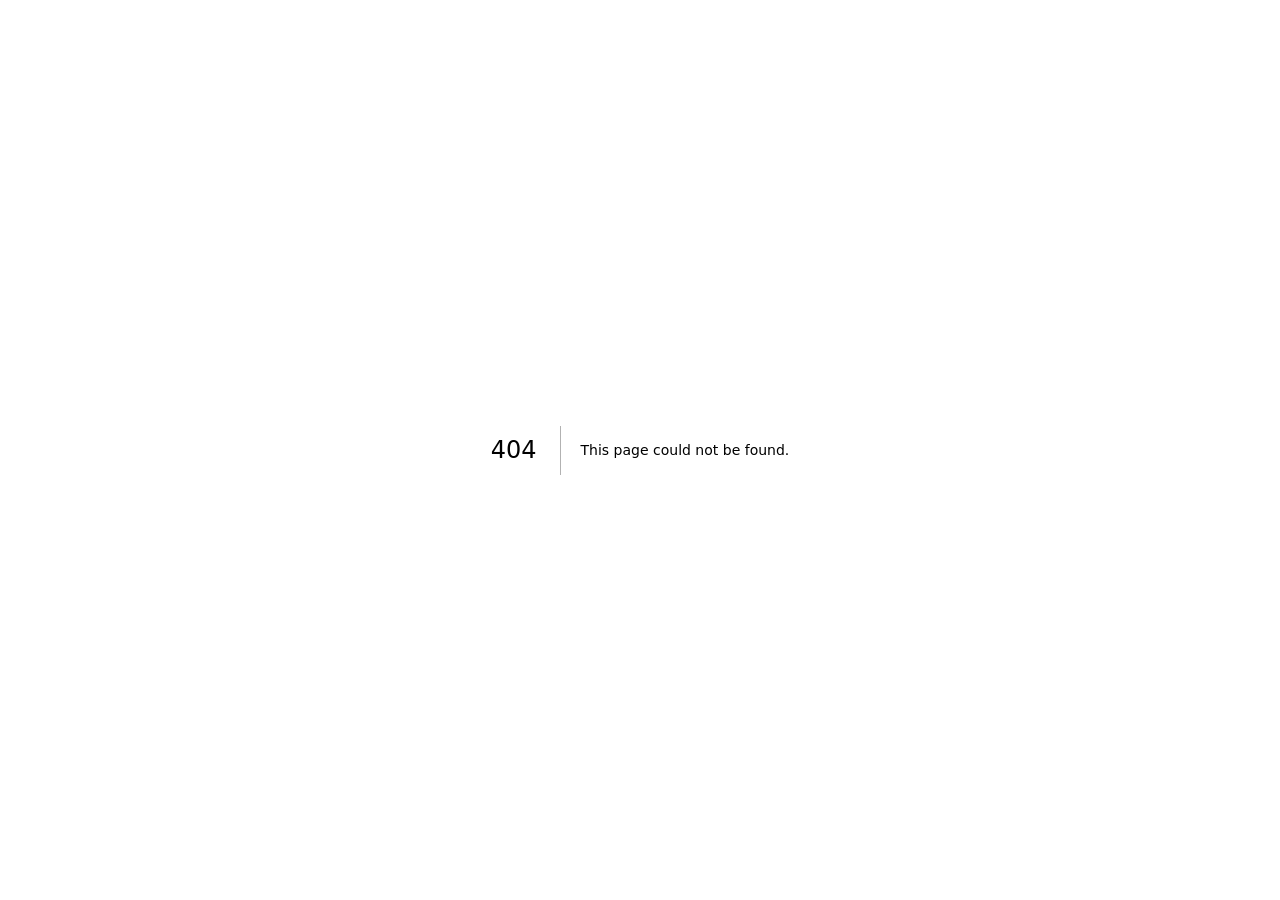
<file: 404/index.html>
<!DOCTYPE html><html lang="pt-BR" class="geist_286012c1-module__On7J0G__variable bebas_neue_35dde67c-module__gbz6pq__variable h-full"><head><meta charSet="utf-8"/><meta name="viewport" content="width=device-width, initial-scale=1"/><link rel="stylesheet" href="/_next/static/chunks/2mdvxqg6js-as.css" data-precedence="next"/><link rel="preload" as="script" fetchPriority="low" href="/_next/static/chunks/3l04zcqx63h3y.js"/><script src="/_next/static/chunks/3smteaqlw7m56.js" async=""></script><script src="/_next/static/chunks/08ttfj81-47mu.js" async=""></script><script src="/_next/static/chunks/turbopack-2fn_jka5vi9vg.js" async=""></script><script src="/_next/static/chunks/3fntmmi971322.js" async="" crossorigin=""></script><meta name="robots" content="noindex"/><title>Studio Vidal — Estúdio de tatuagem e piercing em Araçatuba</title><meta name="description" content="Estúdio de tatuagem, piercing e remoção de tatuagem a laser em Araçatuba-SP. Equipe de artistas, ambiente seguro e atendimento próximo. Agende pelo WhatsApp."/><meta name="robots" content="index, follow"/><link rel="canonical" href="https://vidalstudiotattoo.com.br/"/><meta name="google-site-verification" content="hvZZctJJMVmrsGWq0S1Wy24OekyN2QrZqn3JxtMqLF4"/><meta property="og:title" content="Studio Vidal — Estúdio de tatuagem e piercing em Araçatuba"/><meta property="og:description" content="Estúdio de tatuagem, piercing e remoção de tatuagem a laser em Araçatuba-SP."/><meta property="og:url" content="https://vidalstudiotattoo.com.br/"/><meta property="og:site_name" content="Studio Vidal"/><meta property="og:locale" content="pt_BR"/><meta property="og:image" content="https://vidalstudiotattoo.com.br/og.jpg"/><meta property="og:image:width" content="1200"/><meta property="og:image:height" content="630"/><meta property="og:image:alt" content="Fachada do Studio Vidal em Araçatuba-SP"/><meta property="og:type" content="website"/><meta name="twitter:card" content="summary_large_image"/><meta name="twitter:title" content="Studio Vidal — Estúdio de tatuagem e piercing em Araçatuba"/><meta name="twitter:description" content="Estúdio de tatuagem, piercing e remoção de tatuagem a laser em Araçatuba-SP."/><meta name="twitter:image" content="https://vidalstudiotattoo.com.br/og.jpg"/><meta name="twitter:image:alt" content="Fachada do Studio Vidal em Araçatuba-SP"/><meta name="twitter:image:width" content="1200"/><meta name="twitter:image:height" content="630"/><link rel="icon" href="/icon.png?icon.0lt39u8jc4_on.png" sizes="512x512" type="image/png"/><meta name="next-size-adjust" content=""/><title>404: This page could not be found.</title><script src="/_next/static/chunks/0cz1d0mv5g_q7.js" noModule=""></script></head><body class="min-h-full flex flex-col bg-ink text-bone"><div hidden=""><!--$--><!--/$--></div><div style="font-family:system-ui,&quot;Segoe UI&quot;,Roboto,Helvetica,Arial,sans-serif,&quot;Apple Color Emoji&quot;,&quot;Segoe UI Emoji&quot;;height:100vh;text-align:center;display:flex;flex-direction:column;align-items:center;justify-content:center"><div><style>body{color:#000;background:#fff;margin:0}.next-error-h1{border-right:1px solid rgba(0,0,0,.3)}@media (prefers-color-scheme:dark){body{color:#fff;background:#000}.next-error-h1{border-right:1px solid rgba(255,255,255,.3)}}</style><h1 class="next-error-h1" style="display:inline-block;margin:0 20px 0 0;padding:0 23px 0 0;font-size:24px;font-weight:500;vertical-align:top;line-height:49px">404</h1><div style="display:inline-block"><h2 style="font-size:14px;font-weight:400;line-height:49px;margin:0">This page could not be found.</h2></div></div></div><!--$--><!--/$--><script src="/_next/static/chunks/3l04zcqx63h3y.js" id="_R_" async=""></script><script>(self.__next_f=self.__next_f||[]).push([0])</script><script>self.__next_f.push([1,"1:\"$Sreact.fragment\"\n2:I[39756,[\"/_next/static/chunks/3fntmmi971322.js\"],\"default\"]\n3:I[37457,[\"/_next/static/chunks/3fntmmi971322.js\"],\"default\"]\n4:I[97367,[\"/_next/static/chunks/3fntmmi971322.js\"],\"OutletBoundary\"]\n5:\"$Sreact.suspense\"\n8:I[97367,[\"/_next/static/chunks/3fntmmi971322.js\"],\"ViewportBoundary\"]\na:I[97367,[\"/_next/static/chunks/3fntmmi971322.js\"],\"MetadataBoundary\"]\nc:I[68027,[\"/_next/static/chunks/3fntmmi971322.js\"],\"default\",1]\n:HL[\"/_next/static/chunks/2mdvxqg6js-as.css\",\"style\"]\n7:X\n0:{\"P\":null,\"c\":[\"\",\"_not-found\",\"\"],\"q\":\"\",\"i\":false,\"f\":[[[\"\",{\"children\":[\"/_not-found\",{\"children\":[\"__PAGE__\",{},\"$undefined\",\"$undefined\",4608]},\"$undefined\",\"$undefined\",4608]},\"$undefined\",\"$undefined\",4624],[[\"$\",\"$1\",\"c\",{\"children\":[[[\"$\",\"link\",\"0\",{\"rel\":\"stylesheet\",\"href\":\"/_next/static/chunks/2mdvxqg6js-as.css\",\"precedence\":\"next\",\"crossOrigin\":\"$undefined\",\"nonce\":\"$undefined\"}],[\"$\",\"script\",\"script-0\",{\"src\":\"/_next/static/chunks/3fntmmi971322.js\",\"async\":true,\"nonce\":\"$undefined\"}]],[\"$\",\"html\",null,{\"lang\":\"pt-BR\",\"className\":\"geist_286012c1-module__On7J0G__variable bebas_neue_35dde67c-module__gbz6pq__variable h-full\",\"children\":[\"$\",\"body\",null,{\"className\":\"min-h-full flex flex-col bg-ink text-bone\",\"children\":[\"$\",\"$L2\",null,{\"parallelRouterKey\":\"children\",\"error\":\"$undefined\",\"errorStyles\":\"$undefined\",\"errorScripts\":\"$undefined\",\"template\":[\"$\",\"$L3\",null,{}],\"templateStyles\":\"$undefined\",\"templateScripts\":\"$undefined\",\"notFound\":[[[\"$\",\"title\",null,{\"children\":\"404: This page could not be found.\"}],[\"$\",\"div\",null,{\"style\":{\"fontFamily\":\"system-ui,\\\"Segoe UI\\\",Roboto,Helvetica,Arial,sans-serif,\\\"Apple Color Emoji\\\",\\\"Segoe UI Emoji\\\"\",\"height\":\"100vh\",\"textAlign\":\"center\",\"display\":\"flex\",\"flexDirection\":\"column\",\"alignItems\":\"center\",\"justifyContent\":\"center\"},\"children\":[\"$\",\"div\",null,{\"children\":[[\"$\",\"style\",null,{\"dangerouslySetInnerHTML\":{\"__html\":\"body{color:#000;background:#fff;margin:0}.next-error-h1{border-right:1px solid rgba(0,0,0,.3)}@media (prefers-color-scheme:dark){body{color:#fff;background:#000}.next-error-h1{border-right:1px solid rgba(255,255,255,.3)}}\"}}],[\"$\",\"h1\",null,{\"className\":\"next-error-h1\",\"style\":{\"display\":\"inline-block\",\"margin\":\"0 20px 0 0\",\"padding\":\"0 23px 0 0\",\"fontSize\":24,\"fontWeight\":500,\"verticalAlign\":\"top\",\"lineHeight\":\"49px\"},\"children\":404}],[\"$\",\"div\",null,{\"style\":{\"display\":\"inline-block\"},\"children\":[\"$\",\"h2\",null,{\"style\":{\"fontSize\":14,\"fontWeight\":400,\"lineHeight\":\"49px\",\"margin\":0},\"children\":\"This page could not be found.\"}]}]]}]}]],[]],\"forbidden\":\"$undefined\",\"unauthorized\":\"$undefined\"}]}]}]]}],{\"children\":[[\"$\",\"$1\",\"c\",{\"children\":[null,[\"$\",\"$L2\",null,{\"parallelRouterKey\":\"children\",\"error\":\"$undefined\",\"errorStyles\":\"$undefined\",\"errorScripts\":\"$undefined\",\"template\":[\"$\",\"$L3\",null,{}],\"templateStyles\":\"$undefined\",\"templateScripts\":\"$undefined\",\"notFound\":\"$undefined\",\"forbidden\":\"$undefined\",\"unauthorized\":\"$undefined\"}]]}],{\"children\":[[\"$\",\"$1\",\"c\",{\"children\":[[[\"$\",\"title\",null,{\"children\":\"404: This page could not be found.\"}],[\"$\",\"div\",null,{\"style\":\"$0:f:0:1:0:props:children:1:props:children:props:children:props:notFound:0:1:props:style\",\"children\":[\"$\",\"div\",null,{\"children\":[[\"$\",\"style\",null,{\"dangerouslySetInnerHTML\":{\"__html\":\"body{color:#000;background:#fff;margin:0}.next-error-h1{border-right:1px solid rgba(0,0,0,.3)}@media (prefers-color-scheme:dark){body{color:#fff;background:#000}.next-error-h1{border-right:1px solid rgba(255,255,255,.3)}}\"}}],[\"$\",\"h1\",null,{\"className\":\"next-error-h1\",\"style\":\"$0:f:0:1:0:props:children:1:props:children:props:children:props:notFound:0:1:props:children:props:children:1:props:style\",\"children\":404}],[\"$\",\"div\",null,{\"style\":\"$0:f:0:1:0:props:children:1:props:children:props:children:props:notFound:0:1:props:children:props:children:2:props:style\",\"children\":[\"$\",\"h2\",null,{\"style\":\"$0:f:0:1:0:props:children:1:props:children:props:children:props:notFound:0:1:props:children:props:children:2:props:children:props:style\",\"children\":\"This page could not be found.\"}]}]]}]}]],null,[\"$\",\"$L4\",null,{\"children\":[\"$\",\"$5\",null,{\"name\":\"Next.MetadataOutlet\",\"children\":\"$@6\"}]}]]}],{},null,false,null]},null,false,\"$7\"]},null,false,null],[\"$\",\"$1\",\"h\",{\"children\":[[\"$\",\"meta\",null,{\"name\":\"robots\",\"content\":\"noindex\"}],[\"$\",\"$L8\",null,{\"children\":\"$L9\"}],[\"$\",\"div\",null,{\"hidden\":true,\"children\":[\"$\",\"$La\",null,{\"children\":[\"$\",\"$5\",null,{\"name\":\"Next.Metadata\",\"children\":\"$Lb\"}]}]}],[\"$\",\"meta\",null,{\"name\":\"next-size-adjust\",\"content\":\"\"}]]}],false]],\"m\":\"$undefined\",\"G\":[\"$c\",[[\"$\",\"link\",\"0\",{\"rel\":\"stylesheet\",\"href\":\"/_next/static/chunks/2mdvxqg6js-as.css\",\"precedence\":\"next\",\"crossOrigin\":\"$undefined\",\"nonce\":\"$undefined\"}]]],\"S\":true,\"h\":null,\"r\":\"$undefined\",\"s\":\"$undefined\",\"a\":\"$undefined\",\"l\":\"$undefined\",\"p\":\"$undefined\",\"d\":\"$undefined\",\"b\":\"GsANB55nMnQu10WNV41e1\"}\n7:C\n9:[[\"$\",\"meta\",\"0\",{\"charSet\":\"utf-8\"}],[\"$\",\"meta\",\"1\",{\"name\":\"viewport\",\"content\":\"width=device-width, initial-scale=1\"}]]\nd:I[27201,[\"/_next/static/chunks/3fntmmi971322.js\"],\"IconMark\"]\n6:null\nb:[[\"$\",\"title\",\"0\",{\"children\":\"Studio Vidal — Estúdio de tatuagem e piercing em Araçatuba\"}],[\"$\",\"meta\",\"1\",{\"name\":\"description\",\"content\":\"Estúdio de tatuagem, piercing e remoção de tatuagem a laser em Araçatuba-SP. Equipe de artistas, ambiente seguro e atendimento próximo. Agende pelo WhatsApp.\"}],[\"$\",\"meta\",\"2\",{\"name\":\"robots\",\"content\":\"index, follow\"}],[\"$\",\"link\",\"3\",{\"rel\":\"canonical\",\"href\":\"https://vidalstudiotattoo.com.br/\"}],[\"$\",\"meta\",\"4\",{\"name\":\"google-site-verification\",\"content\":\"hvZZctJJMVmrsGWq0S1Wy24OekyN2QrZqn3JxtMqLF4\"}],[\"$\",\"meta\",\"5\",{\"property\":\"og:title\",\"content\":\"Studio Vidal — Estúdio de tatuagem e piercing em Araçatuba\"}],[\"$\",\"meta\",\"6\",{\"property\":\"og:description\",\"content\":\"Estúdio de tatuagem, piercing e remoção de tatuagem a laser em Araçatuba-SP.\"}],[\"$\",\"meta\",\"7\",{\"property\":\"og:url\",\"content\":\"https://vidalstudiotattoo.com.br/\"}],[\"$\",\"meta\",\"8\",{\"property\":\"og:site_name\",\"content\":\"Studio Vidal\"}],[\"$\",\"meta\",\"9\",{\"property\":\"og:locale\",\"content\":\"pt_BR\"}],[\"$\",\"meta\",\"10\",{\"property\":\"og:image\",\"content\":\"https://vidalstudiotattoo.com.br/og.jpg\"}],[\"$\",\"meta\",\"11\",{\"property\":\"og:image:width\",\"content\":\"1200\"}],[\"$\",\"meta\",\"12\",{\"property\":\"og:image:height\",\"content\":\"630\"}],[\"$\",\"meta\",\"13\",{\"property\":\"og:image:alt\",\"content\":\"Fachada do Studio Vidal em Araçatuba-SP\"}],[\"$\",\"meta\",\"14\",{\"property\":\"og:type\",\"content\":\"website\"}],[\"$\",\"meta\",\"15\",{\"name\":\"twitter:card\",\"content\":\"summary_large_image\"}],[\"$\",\"meta\",\"16\",{\"name\":\"twitter:title\",\"content\":\"Studio Vidal — Estúdio de tatuagem e piercing em Araçatuba\"}],[\"$\",\"meta\",\"17\",{\"name\":\"twitter:description\",\"content\":\"Estúdio de tatuagem, piercing e remoção de tatuagem a laser em Araçatuba-SP.\"}],[\"$\",\"meta\",\"18\",{\"name\":\"twitter:image\",\"content\":\"https://vidalstudiotattoo.com.br/og.jpg\"}],[\"$\",\"meta\",\"19\",{\"name\":\"twitter:image:alt\",\"content\":\"Fachada do Studio Vidal em Araçatuba-SP\"}],[\"$\",\"meta\",\"20\",{\"name\":\"twitter:image:width\",\"content\":\"1200\"}],[\"$\",\"meta\",\"21\",{\"name\":\"twitter:image:height\",\"content\":\"630\"}],[\"$\",\"link\",\"22\",{\"rel\":\"icon\",\"href\":\"/icon.png?icon.0lt39u8jc4_on.png\",\"sizes\":\"512x512\",\"type\":\"image/png\"}],[\"$\",\"$Ld\",\"23\",{}]]\n"])</script></body></html>
</file>
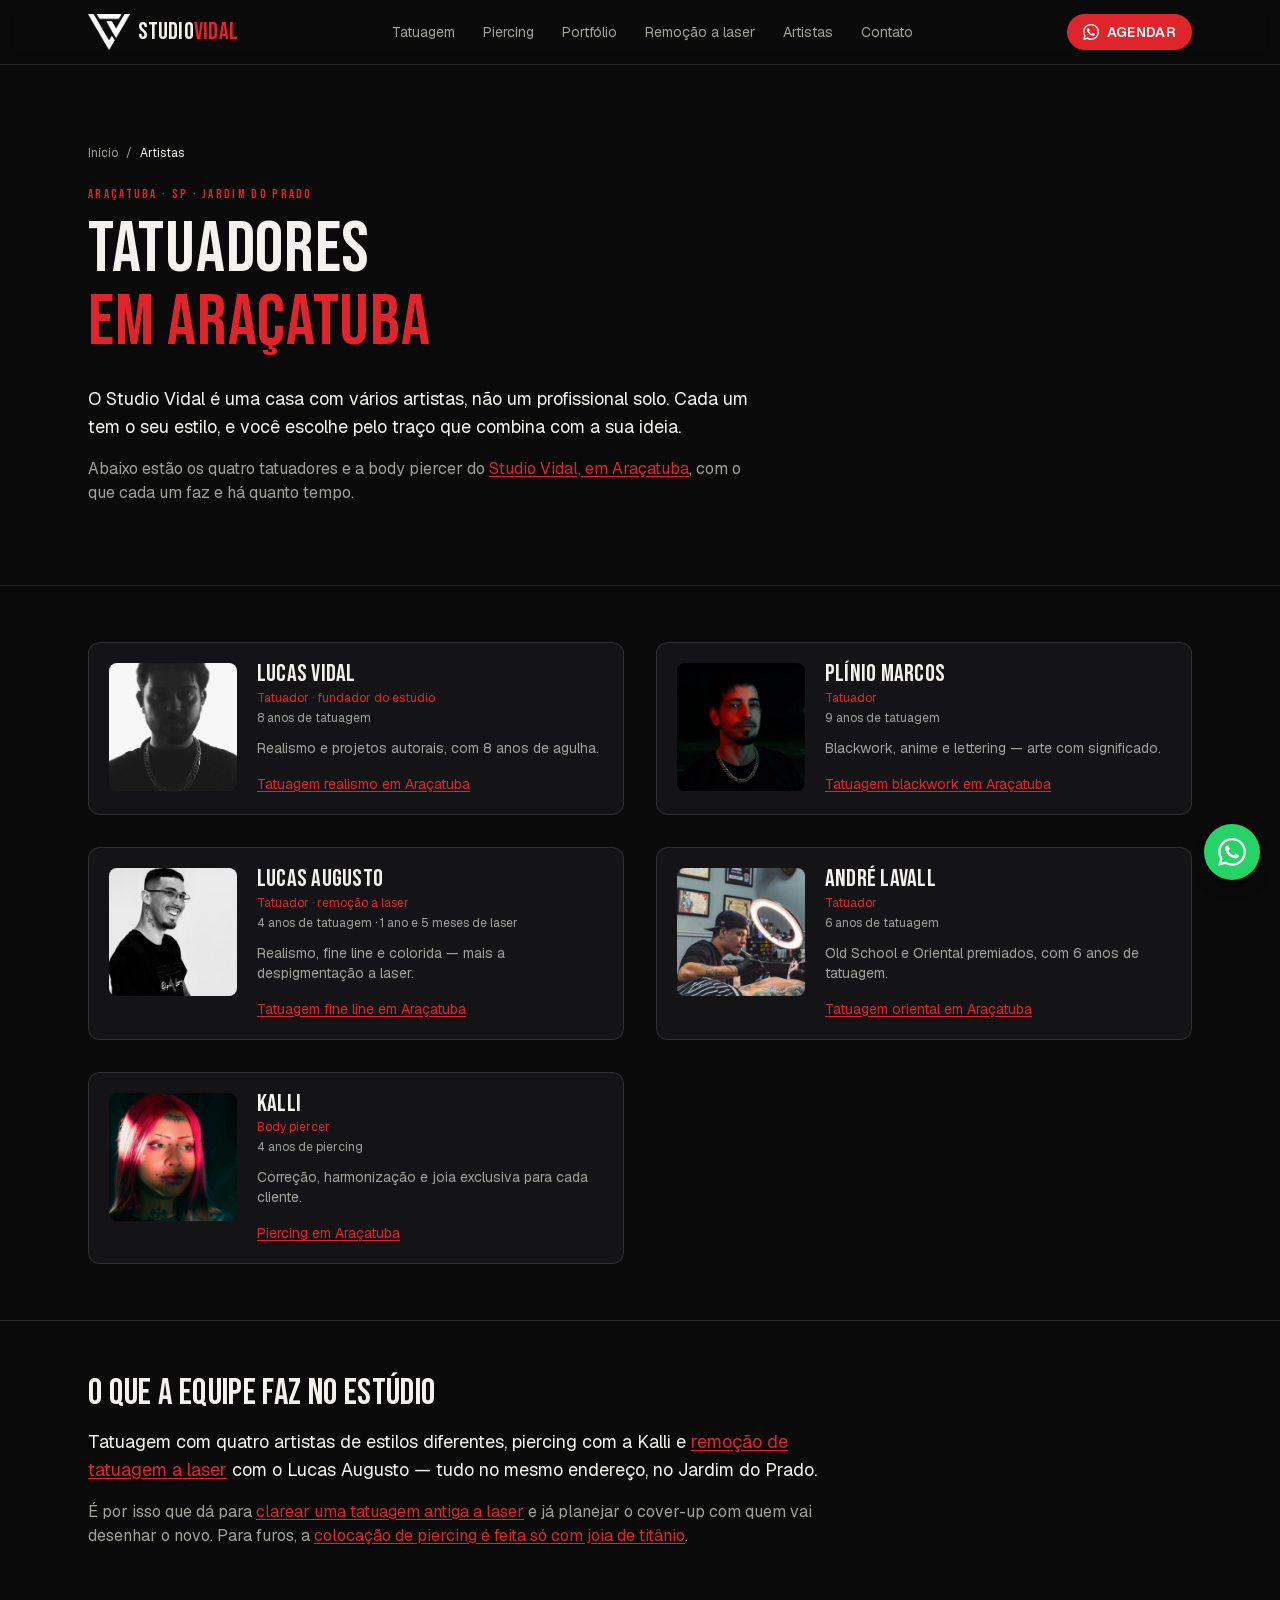
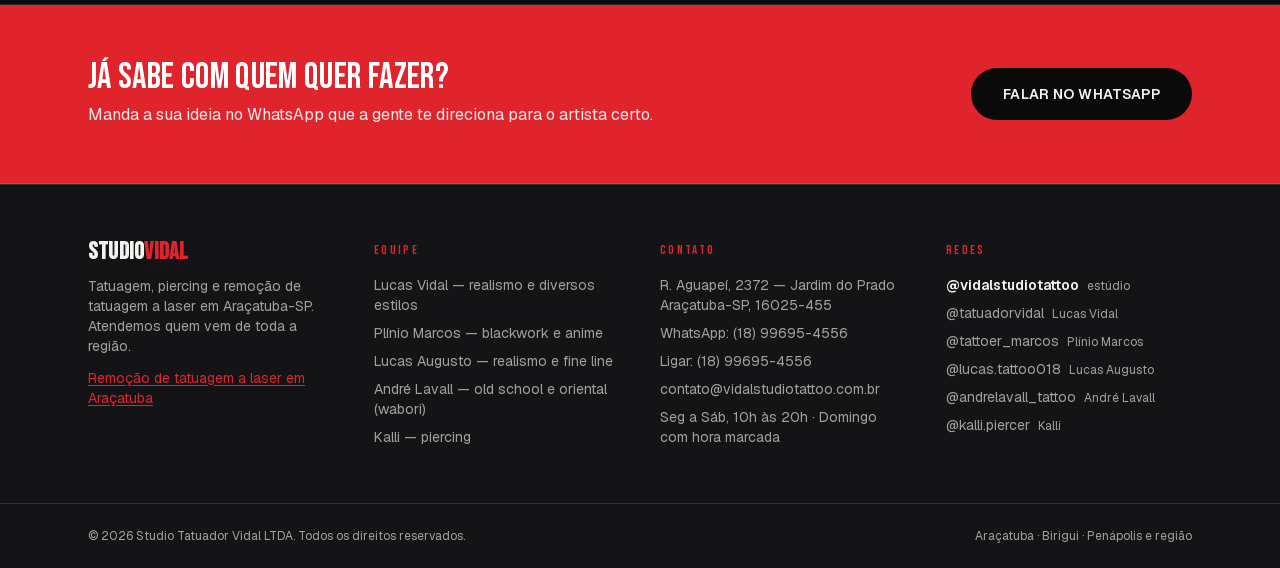
<file: artistas/index.html>
<!DOCTYPE html><html lang="pt-BR" class="geist_286012c1-module__On7J0G__variable bebas_neue_35dde67c-module__gbz6pq__variable h-full"><head><meta charSet="utf-8"/><meta name="viewport" content="width=device-width, initial-scale=1"/><link rel="preload" href="/_next/static/media/7178b3e590c64307-s.p.21jp631_3pja2.woff2" as="font" crossorigin="" type="font/woff2"/><link rel="preload" href="/_next/static/media/caa3a2e1cccd8315-s.p.0wgildi0cnwt9.woff2" as="font" crossorigin="" type="font/woff2"/><link rel="preload" href="/_next/static/media/fabcf92ba1ccea36-s.p.1w_qz2ahumqmz.woff2" as="font" crossorigin="" type="font/woff2"/><link rel="preload" as="image" href="/logo.png"/><link rel="preload" href="/artistas/lucas-vidal/perfil.jpg" as="image"/><link rel="preload" href="/artistas/plinio/perfil.jpg" as="image"/><link rel="preload" href="/artistas/lucas-augusto/perfil.jpg" as="image"/><link rel="preload" href="/artistas/andre-lavall/perfil.jpg" as="image"/><link rel="preload" href="/artistas/kalli/perfil.jpg" as="image"/><link rel="stylesheet" href="/_next/static/chunks/2mdvxqg6js-as.css" data-precedence="next"/><link rel="preload" as="script" fetchPriority="low" href="/_next/static/chunks/3l04zcqx63h3y.js"/><script src="/_next/static/chunks/3smteaqlw7m56.js" async=""></script><script src="/_next/static/chunks/08ttfj81-47mu.js" async=""></script><script src="/_next/static/chunks/turbopack-2fn_jka5vi9vg.js" async=""></script><script src="/_next/static/chunks/3fntmmi971322.js" async="" crossorigin=""></script><script src="/_next/static/chunks/0rp-hp2q_l__x.js" async="" crossorigin=""></script><title>Tatuadores em Araçatuba — Nossa Equipe | Studio Vidal</title><meta name="description" content="Conheça os tatuadores e a body piercer do Studio Vidal, em Araçatuba-SP: realismo, fine line, blackwork, oriental, old school e piercing de titânio."/><meta name="robots" content="index, follow"/><link rel="canonical" href="https://vidalstudiotattoo.com.br/artistas/"/><meta name="google-site-verification" content="hvZZctJJMVmrsGWq0S1Wy24OekyN2QrZqn3JxtMqLF4"/><meta property="og:title" content="Tatuadores em Araçatuba — a equipe do Studio Vidal"/><meta property="og:description" content="Cinco artistas, cinco estilos. Escolha pelo traço que combina com a sua ideia."/><meta property="og:url" content="https://vidalstudiotattoo.com.br/artistas/"/><meta property="og:locale" content="pt_BR"/><meta property="og:image" content="https://vidalstudiotattoo.com.br/og.jpg"/><meta property="og:image:width" content="1200"/><meta property="og:image:height" content="630"/><meta property="og:image:alt" content="Equipe do Studio Vidal"/><meta property="og:type" content="website"/><meta name="twitter:card" content="summary_large_image"/><meta name="twitter:title" content="Tatuadores em Araçatuba — a equipe do Studio Vidal"/><meta name="twitter:description" content="Cinco artistas, cinco estilos. Escolha pelo traço que combina com a sua ideia."/><meta name="twitter:image" content="https://vidalstudiotattoo.com.br/og.jpg"/><meta name="twitter:image:alt" content="Equipe do Studio Vidal"/><meta name="twitter:image:width" content="1200"/><meta name="twitter:image:height" content="630"/><link rel="icon" href="/icon.png?icon.0lt39u8jc4_on.png" sizes="512x512" type="image/png"/><meta name="next-size-adjust" content=""/><script src="/_next/static/chunks/0cz1d0mv5g_q7.js" noModule=""></script></head><body class="min-h-full flex flex-col bg-ink text-bone"><div hidden=""><!--$--><!--/$--></div><script type="application/ld+json">{"@context":"https://schema.org","@type":"BreadcrumbList","itemListElement":[{"@type":"ListItem","position":1,"name":"Início","item":"https://vidalstudiotattoo.com.br/"},{"@type":"ListItem","position":2,"name":"Artistas","item":"https://vidalstudiotattoo.com.br/artistas/"}]}</script><span id="top"></span><header class="sticky top-0 z-50 border-b border-line bg-ink/90 backdrop-blur"><div class="container-x flex h-16 items-center justify-between"><a href="/" class="flex items-center gap-2" aria-label="Studio Vidal"><img src="/logo.png" alt="" aria-hidden="true" class="h-9 w-auto [filter:brightness(0)_invert(1)]"/><span class="font-display text-2xl tracking-wide">Studio<span class="text-accent">Vidal</span></span></a><nav class="hidden items-center gap-7 md:flex"><a href="/#tatuagem" class="text-sm text-muted transition-colors hover:text-bone">Tatuagem</a><a href="/piercing-aracatuba/" class="text-sm text-muted transition-colors hover:text-bone">Piercing</a><a href="/#portfolio" class="text-sm text-muted transition-colors hover:text-bone">Portfólio</a><a href="/remocao-de-tatuagem-a-laser-aracatuba/" class="text-sm text-muted transition-colors hover:text-bone">Remoção a laser</a><a href="/artistas/" class="text-sm text-muted transition-colors hover:text-bone">Artistas</a><a href="/#contato" class="text-sm text-muted transition-colors hover:text-bone">Contato</a></nav><div class="hidden md:block"><a href="https://wa.me/5518996954556?text=Ol%C3%A1!%20Vim%20pelo%20site%20e%20gostaria%20de%20uma%20informa%C3%A7%C3%A3o." target="_blank" rel="noopener noreferrer" class="inline-flex items-center justify-center gap-2 rounded-full px-6 py-3 text-sm font-semibold uppercase tracking-wide transition-colors bg-accent text-white hover:bg-accent-hover !py-2 !px-4"><svg viewBox="0 0 24 24" aria-hidden="true" class="h-4 w-4 fill-current"><path d="M17.472 14.382c-.297-.149-1.758-.867-2.03-.967-.273-.099-.471-.148-.67.15-.197.297-.767.966-.94 1.164-.173.199-.347.223-.644.075-.297-.15-1.255-.463-2.39-1.475-.883-.788-1.48-1.761-1.653-2.059-.173-.297-.018-.458.13-.606.134-.133.297-.347.446-.52.149-.174.198-.298.298-.497.099-.198.05-.371-.025-.52-.075-.149-.669-1.612-.916-2.207-.242-.579-.487-.5-.669-.51l-.57-.01c-.198 0-.52.074-.792.372-.272.297-1.04 1.016-1.04 2.479 0 1.462 1.065 2.875 1.213 3.074.149.198 2.096 3.2 5.077 4.487.709.306 1.262.489 1.694.625.712.227 1.36.195 1.871.118.571-.085 1.758-.719 2.006-1.413.248-.694.248-1.289.173-1.413-.074-.124-.272-.198-.57-.347m-5.421 7.403h-.004a9.87 9.87 0 01-5.031-1.378l-.361-.214-3.741.982.998-3.648-.235-.374a9.86 9.86 0 01-1.51-5.26c.001-5.45 4.436-9.884 9.888-9.884 2.64 0 5.122 1.03 6.988 2.898a9.825 9.825 0 012.893 6.994c-.003 5.45-4.437 9.884-9.885 9.884m8.413-18.297A11.815 11.815 0 0012.05 0C5.495 0 .16 5.335.157 11.892c0 2.096.547 4.142 1.588 5.945L.057 24l6.305-1.654a11.882 11.882 0 005.683 1.448h.005c6.554 0 11.89-5.335 11.893-11.893a11.821 11.821 0 00-3.48-8.413z"></path></svg>Agendar</a></div><button type="button" aria-label="Abrir menu" aria-expanded="false" class="md:hidden"><span class="block h-0.5 w-6 bg-bone"></span><span class="mt-1.5 block h-0.5 w-6 bg-bone"></span><span class="mt-1.5 block h-0.5 w-6 bg-bone"></span></button></div></header><main class="flex-1"><section class="border-b border-line"><div class="container-x py-14 md:py-20"><nav aria-label="Você está aqui" class="mb-6 text-xs text-muted"><a href="/" class="hover:text-bone">Início</a><span class="mx-2">/</span><span class="text-bone">Artistas</span></nav><p class="kicker mb-3">Araçatuba · SP · Jardim do Prado</p><h1 class="font-display text-5xl leading-[0.95] sm:text-6xl md:text-7xl">Tatuadores<!-- --> <span class="mt-1 block text-accent">em Araçatuba</span></h1><p class="mt-7 max-w-2xl text-lg text-bone">O Studio Vidal é uma casa com vários artistas, não um profissional solo. Cada um tem o seu estilo, e você escolhe pelo traço que combina com a sua ideia.</p><p class="mt-4 max-w-2xl text-muted">Abaixo estão os quatro tatuadores e a body piercer do<!-- --> <a href="/" class="text-accent underline underline-offset-2">Studio Vidal, em Araçatuba</a>, com o que cada um faz e há quanto tempo.</p></div></section><section class="border-b border-line"><div class="container-x py-14"><div class="grid gap-8 md:grid-cols-2"><article class="flex gap-5 rounded-xl border border-line bg-surface p-5"><img src="/artistas/lucas-vidal/perfil.jpg" alt="Lucas Vidal, Tatuador · fundador do estúdio no Studio Vidal em Araçatuba" class="h-28 w-28 shrink-0 rounded-lg object-cover sm:h-32 sm:w-32"/><div class="min-w-0"><h2 class="font-display text-2xl leading-tight">Lucas Vidal</h2><p class="mt-1 text-xs text-accent">Tatuador · fundador do estúdio</p><p class="mt-1 text-xs text-muted">8 anos de tatuagem</p><p class="mt-3 text-sm text-muted">Realismo e projetos autorais, com 8 anos de agulha.</p><p class="mt-4 text-sm"><a href="/artistas/lucas-vidal/" class="text-accent underline underline-offset-2">Tatuagem realismo em Araçatuba</a></p></div></article><article class="flex gap-5 rounded-xl border border-line bg-surface p-5"><img src="/artistas/plinio/perfil.jpg" alt="Plínio Marcos, Tatuador no Studio Vidal em Araçatuba" class="h-28 w-28 shrink-0 rounded-lg object-cover sm:h-32 sm:w-32"/><div class="min-w-0"><h2 class="font-display text-2xl leading-tight">Plínio Marcos</h2><p class="mt-1 text-xs text-accent">Tatuador</p><p class="mt-1 text-xs text-muted">9 anos de tatuagem</p><p class="mt-3 text-sm text-muted">Blackwork, anime e lettering — arte com significado.</p><p class="mt-4 text-sm"><a href="/artistas/plinio/" class="text-accent underline underline-offset-2">Tatuagem blackwork em Araçatuba</a></p></div></article><article class="flex gap-5 rounded-xl border border-line bg-surface p-5"><img src="/artistas/lucas-augusto/perfil.jpg" alt="Lucas Augusto, Tatuador · remoção a laser no Studio Vidal em Araçatuba" class="h-28 w-28 shrink-0 rounded-lg object-cover sm:h-32 sm:w-32"/><div class="min-w-0"><h2 class="font-display text-2xl leading-tight">Lucas Augusto</h2><p class="mt-1 text-xs text-accent">Tatuador · remoção a laser</p><p class="mt-1 text-xs text-muted">4 anos de tatuagem · 1 ano e 5 meses de laser</p><p class="mt-3 text-sm text-muted">Realismo, fine line e colorida — mais a despigmentação a laser.</p><p class="mt-4 text-sm"><a href="/artistas/lucas-augusto/" class="text-accent underline underline-offset-2">Tatuagem fine line em Araçatuba</a></p></div></article><article class="flex gap-5 rounded-xl border border-line bg-surface p-5"><img src="/artistas/andre-lavall/perfil.jpg" alt="André Lavall, Tatuador no Studio Vidal em Araçatuba" class="h-28 w-28 shrink-0 rounded-lg object-cover sm:h-32 sm:w-32"/><div class="min-w-0"><h2 class="font-display text-2xl leading-tight">André Lavall</h2><p class="mt-1 text-xs text-accent">Tatuador</p><p class="mt-1 text-xs text-muted">6 anos de tatuagem</p><p class="mt-3 text-sm text-muted">Old School e Oriental premiados, com 6 anos de tatuagem.</p><p class="mt-4 text-sm"><a href="/artistas/andre-lavall/" class="text-accent underline underline-offset-2">Tatuagem oriental em Araçatuba</a></p></div></article><article class="flex gap-5 rounded-xl border border-line bg-surface p-5"><img src="/artistas/kalli/perfil.jpg" alt="Kalli, Body piercer no Studio Vidal em Araçatuba" class="h-28 w-28 shrink-0 rounded-lg object-cover sm:h-32 sm:w-32"/><div class="min-w-0"><h2 class="font-display text-2xl leading-tight">Kalli</h2><p class="mt-1 text-xs text-accent">Body piercer</p><p class="mt-1 text-xs text-muted">4 anos de piercing</p><p class="mt-3 text-sm text-muted">Correção, harmonização e joia exclusiva para cada cliente.</p><p class="mt-4 text-sm"><a href="/artistas/kalli/" class="text-accent underline underline-offset-2">Piercing em Araçatuba</a></p></div></article></div></div></section><section class="border-b border-line"><div class="container-x py-14"><h2 class="font-display text-3xl sm:text-4xl">O que a equipe faz no estúdio</h2><p class="mt-4 max-w-3xl text-lg text-bone">Tatuagem com quatro artistas de estilos diferentes, piercing com a Kalli e<!-- --> <a href="/remocao-de-tatuagem-a-laser-aracatuba/" class="text-accent underline underline-offset-2">remoção de tatuagem a laser</a> <!-- -->com o Lucas Augusto — tudo no mesmo endereço, no Jardim do Prado.</p><p class="mt-4 max-w-3xl text-muted">É por isso que dá para<!-- --> <a href="/remocao-de-tatuagem-a-laser-aracatuba/" class="text-accent underline underline-offset-2">clarear uma tatuagem antiga a laser</a> <!-- -->e já planejar o cover-up com quem vai desenhar o novo. Para furos, a<!-- --> <a href="/piercing-aracatuba/" class="text-accent underline underline-offset-2">colocação de piercing é feita só com joia de titânio</a>.</p></div></section><section class="border-b border-line bg-accent"><div class="container-x flex flex-col items-start gap-6 py-14 md:flex-row md:items-center md:justify-between"><div><h2 class="font-display text-3xl text-white sm:text-4xl">Já sabe com quem quer fazer?</h2><p class="mt-2 text-white/90">Manda a sua ideia no WhatsApp que a gente te direciona para o artista certo.</p></div><a href="https://wa.me/5518996954556" target="_blank" rel="noopener noreferrer" class="inline-flex items-center justify-center rounded-full bg-ink px-8 py-4 text-sm font-semibold uppercase tracking-wide text-bone transition-transform hover:scale-105">Falar no WhatsApp</a></div></section></main><footer id="contato" class="border-t border-line bg-surface"><div class="container-x grid gap-10 py-14 md:grid-cols-4"><div><p class="font-display text-2xl font-bold">Studio<span class="text-accent">Vidal</span></p><p class="mt-3 max-w-xs text-sm text-muted">Tatuagem, piercing e remoção de tatuagem a laser em Araçatuba-SP. Atendemos quem vem de toda a região.</p><p class="mt-3 text-sm"><a href="/remocao-de-tatuagem-a-laser-aracatuba/" class="text-accent underline underline-offset-2">Remoção de tatuagem a laser em Araçatuba</a></p></div><div class="text-sm"><h3 class="kicker mb-4">Equipe</h3><ul class="space-y-2 text-muted"><li><a href="/artistas/lucas-vidal/" class="hover:text-bone">Lucas Vidal<!-- --> —<!-- --> <!-- -->realismo e diversos estilos</a></li><li><a href="/artistas/plinio/" class="hover:text-bone">Plínio Marcos<!-- --> —<!-- --> <!-- -->blackwork e anime</a></li><li><a href="/artistas/lucas-augusto/" class="hover:text-bone">Lucas Augusto<!-- --> —<!-- --> <!-- -->realismo e fine line</a></li><li><a href="/artistas/andre-lavall/" class="hover:text-bone">André Lavall<!-- --> —<!-- --> <!-- -->old school e oriental (wabori)</a></li><li><a href="/artistas/kalli/" class="hover:text-bone">Kalli<!-- --> —<!-- --> <!-- -->piercing</a></li></ul></div><div class="text-sm"><h3 class="kicker mb-4">Contato</h3><ul class="space-y-2 text-muted"><li><a href="https://www.google.com/maps/search/?api=1&amp;query=Studio+Vidal+Ara%C3%A7atuba" target="_blank" rel="noopener noreferrer" class="hover:text-bone">R. Aguapeí, 2372<!-- --> — <!-- -->Jardim do Prado<br/>Araçatuba<!-- -->-<!-- -->SP<!-- -->, <!-- -->16025-455</a></li><li><a href="https://wa.me/5518996954556?text=Ol%C3%A1!%20Vim%20pelo%20site%20e%20gostaria%20de%20uma%20informa%C3%A7%C3%A3o." target="_blank" rel="noopener noreferrer" class="hover:text-bone">WhatsApp: <!-- -->(18) 99695-4556</a></li><li><a href="tel:+5518996954556" class="hover:text-bone">Ligar: <!-- -->(18) 99695-4556</a></li><li><a href="mailto:contato@vidalstudiotattoo.com.br" class="hover:text-bone">contato@vidalstudiotattoo.com.br</a></li><li>Seg a Sáb, 10h às 20h · Domingo com hora marcada</li></ul></div><div class="text-sm"><h3 class="kicker mb-4">Redes</h3><ul class="space-y-2 text-muted"><li><a href="https://www.instagram.com/vidalstudiotattoo/" target="_blank" rel="noopener noreferrer" class="font-semibold text-bone hover:text-accent">@vidalstudiotattoo</a><span class="ml-2 text-xs">estúdio</span></li><li><a href="https://instagram.com/tatuadorvidal" target="_blank" rel="noopener noreferrer" class="hover:text-bone">@tatuadorvidal</a><span class="ml-2 text-xs">Lucas Vidal</span></li><li><a href="https://instagram.com/tattoer_marcos" target="_blank" rel="noopener noreferrer" class="hover:text-bone">@tattoer_marcos</a><span class="ml-2 text-xs">Plínio Marcos</span></li><li><a href="https://instagram.com/lucas.tattoo018" target="_blank" rel="noopener noreferrer" class="hover:text-bone">@lucas.tattoo018</a><span class="ml-2 text-xs">Lucas Augusto</span></li><li><a href="https://instagram.com/andrelavall_tattoo" target="_blank" rel="noopener noreferrer" class="hover:text-bone">@andrelavall_tattoo</a><span class="ml-2 text-xs">André Lavall</span></li><li><a href="https://instagram.com/kalli.piercer" target="_blank" rel="noopener noreferrer" class="hover:text-bone">@kalli.piercer</a><span class="ml-2 text-xs">Kalli</span></li></ul></div></div><div class="border-t border-line"><div class="container-x flex flex-col gap-2 pb-24 pt-6 text-xs text-muted sm:flex-row sm:items-center sm:justify-between sm:pb-6"><p>© <!-- -->2026<!-- --> <!-- -->Studio Tatuador Vidal LTDA<!-- -->. Todos os direitos reservados.</p><p>Araçatuba · Birigui · Penápolis e região</p></div></div></footer><a href="https://wa.me/5518996954556?text=Ol%C3%A1!%20Vim%20pelo%20site%20e%20gostaria%20de%20uma%20informa%C3%A7%C3%A3o." target="_blank" rel="noopener noreferrer" aria-label="Falar no WhatsApp" class="fixed bottom-5 right-5 z-50 flex h-14 w-14 items-center justify-center rounded-full bg-[#25D366] shadow-lg shadow-black/30 transition-transform hover:scale-105"><svg viewBox="0 0 24 24" aria-hidden="true" class="h-7 w-7 fill-white"><path d="M17.472 14.382c-.297-.149-1.758-.867-2.03-.967-.273-.099-.471-.148-.67.15-.197.297-.767.966-.94 1.164-.173.199-.347.223-.644.075-.297-.15-1.255-.463-2.39-1.475-.883-.788-1.48-1.761-1.653-2.059-.173-.297-.018-.458.13-.606.134-.133.297-.347.446-.52.149-.174.198-.298.298-.497.099-.198.05-.371-.025-.52-.075-.149-.669-1.612-.916-2.207-.242-.579-.487-.5-.669-.51l-.57-.01c-.198 0-.52.074-.792.372-.272.297-1.04 1.016-1.04 2.479 0 1.462 1.065 2.875 1.213 3.074.149.198 2.096 3.2 5.077 4.487.709.306 1.262.489 1.694.625.712.227 1.36.195 1.871.118.571-.085 1.758-.719 2.006-1.413.248-.694.248-1.289.173-1.413-.074-.124-.272-.198-.57-.347m-5.421 7.403h-.004a9.87 9.87 0 01-5.031-1.378l-.361-.214-3.741.982.998-3.648-.235-.374a9.86 9.86 0 01-1.51-5.26c.001-5.45 4.436-9.884 9.888-9.884 2.64 0 5.122 1.03 6.988 2.898a9.825 9.825 0 012.893 6.994c-.003 5.45-4.437 9.884-9.885 9.884m8.413-18.297A11.815 11.815 0 0012.05 0C5.495 0 .16 5.335.157 11.892c0 2.096.547 4.142 1.588 5.945L.057 24l6.305-1.654a11.882 11.882 0 005.683 1.448h.005c6.554 0 11.89-5.335 11.893-11.893a11.821 11.821 0 00-3.48-8.413z"></path></svg></a><!--$--><!--/$--><script src="/_next/static/chunks/3l04zcqx63h3y.js" id="_R_" async=""></script><script>(self.__next_f=self.__next_f||[]).push([0])</script><script>self.__next_f.push([1,"1:\"$Sreact.fragment\"\n2:I[39756,[\"/_next/static/chunks/3fntmmi971322.js\"],\"default\"]\n3:I[37457,[\"/_next/static/chunks/3fntmmi971322.js\"],\"default\"]\n4:I[2971,[\"/_next/static/chunks/3fntmmi971322.js\",\"/_next/static/chunks/0rp-hp2q_l__x.js\"],\"Header\"]\n12:I[68027,[\"/_next/static/chunks/3fntmmi971322.js\"],\"default\",1]\n:HL[\"/_next/static/chunks/2mdvxqg6js-as.css\",\"style\"]\n:HL[\"/_next/static/media/7178b3e590c64307-s.p.21jp631_3pja2.woff2\",\"font\",{\"crossOrigin\":\"\",\"type\":\"font/woff2\"}]\n:HL[\"/_next/static/media/caa3a2e1cccd8315-s.p.0wgildi0cnwt9.woff2\",\"font\",{\"crossOrigin\":\"\",\"type\":\"font/woff2\"}]\n:HL[\"/_next/static/media/fabcf92ba1ccea36-s.p.1w_qz2ahumqmz.woff2\",\"font\",{\"crossOrigin\":\"\",\"type\":\"font/woff2\"}]\n:HL[\"/artistas/lucas-vidal/perfil.jpg\",\"image\"]\n10:X\n0:{\"P\":null,\"c\":[\"\",\"artistas\",\"\"],\"q\":\"\",\"i\":false,\"f\":[[[\"\",{\"children\":[\"artistas\",{\"children\":[\"__PAGE__\",{},\"$undefined\",\"$undefined\",4608]},\"$undefined\",\"$undefined\",4608]},\"$undefined\",\"$undefined\",4624],[[\"$\",\"$1\",\"c\",{\"children\":[[[\"$\",\"link\",\"0\",{\"rel\":\"stylesheet\",\"href\":\"/_next/static/chunks/2mdvxqg6js-as.css\",\"precedence\":\"next\",\"crossOrigin\":\"$undefined\",\"nonce\":\"$undefined\"}],[\"$\",\"script\",\"script-0\",{\"src\":\"/_next/static/chunks/3fntmmi971322.js\",\"async\":true,\"nonce\":\"$undefined\"}]],[\"$\",\"html\",null,{\"lang\":\"pt-BR\",\"className\":\"geist_286012c1-module__On7J0G__variable bebas_neue_35dde67c-module__gbz6pq__variable h-full\",\"children\":[\"$\",\"body\",null,{\"className\":\"min-h-full flex flex-col bg-ink text-bone\",\"children\":[\"$\",\"$L2\",null,{\"parallelRouterKey\":\"children\",\"error\":\"$undefined\",\"errorStyles\":\"$undefined\",\"errorScripts\":\"$undefined\",\"template\":[\"$\",\"$L3\",null,{}],\"templateStyles\":\"$undefined\",\"templateScripts\":\"$undefined\",\"notFound\":[[[\"$\",\"title\",null,{\"children\":\"404: This page could not be found.\"}],[\"$\",\"div\",null,{\"style\":{\"fontFamily\":\"system-ui,\\\"Segoe UI\\\",Roboto,Helvetica,Arial,sans-serif,\\\"Apple Color Emoji\\\",\\\"Segoe UI Emoji\\\"\",\"height\":\"100vh\",\"textAlign\":\"center\",\"display\":\"flex\",\"flexDirection\":\"column\",\"alignItems\":\"center\",\"justifyContent\":\"center\"},\"children\":[\"$\",\"div\",null,{\"children\":[[\"$\",\"style\",null,{\"dangerouslySetInnerHTML\":{\"__html\":\"body{color:#000;background:#fff;margin:0}.next-error-h1{border-right:1px solid rgba(0,0,0,.3)}@media (prefers-color-scheme:dark){body{color:#fff;background:#000}.next-error-h1{border-right:1px solid rgba(255,255,255,.3)}}\"}}],[\"$\",\"h1\",null,{\"className\":\"next-error-h1\",\"style\":{\"display\":\"inline-block\",\"margin\":\"0 20px 0 0\",\"padding\":\"0 23px 0 0\",\"fontSize\":24,\"fontWeight\":500,\"verticalAlign\":\"top\",\"lineHeight\":\"49px\"},\"children\":404}],[\"$\",\"div\",null,{\"style\":{\"display\":\"inline-block\"},\"children\":[\"$\",\"h2\",null,{\"style\":{\"fontSize\":14,\"fontWeight\":400,\"lineHeight\":\"49px\",\"margin\":0},\"children\":\"This page could not be found.\"}]}]]}]}]],[]],\"forbidden\":\"$undefined\",\"unauthorized\":\"$undefined\"}]}]}]]}],{\"children\":[[\"$\",\"$1\",\"c\",{\"children\":[null,[\"$\",\"$L2\",null,{\"parallelRouterKey\":\"children\",\"error\":\"$undefined\",\"errorStyles\":\"$undefined\",\"errorScripts\":\"$undefined\",\"template\":[\"$\",\"$L3\",null,{}],\"templateStyles\":\"$undefined\",\"templateScripts\":\"$undefined\",\"notFound\":\"$undefined\",\"forbidden\":\"$undefined\",\"unauthorized\":\"$undefined\"}]]}],{\"children\":[[\"$\",\"$1\",\"c\",{\"children\":[[[\"$\",\"script\",null,{\"type\":\"application/ld+json\",\"dangerouslySetInnerHTML\":{\"__html\":\"{\\\"@context\\\":\\\"https://schema.org\\\",\\\"@type\\\":\\\"BreadcrumbList\\\",\\\"itemListElement\\\":[{\\\"@type\\\":\\\"ListItem\\\",\\\"position\\\":1,\\\"name\\\":\\\"Início\\\",\\\"item\\\":\\\"https://vidalstudiotattoo.com.br/\\\"},{\\\"@type\\\":\\\"ListItem\\\",\\\"position\\\":2,\\\"name\\\":\\\"Artistas\\\",\\\"item\\\":\\\"https://vidalstudiotattoo.com.br/artistas/\\\"}]}\"}}],[\"$\",\"span\",null,{\"id\":\"top\"}],[\"$\",\"$L4\",null,{\"hasLogo\":true}],[\"$\",\"main\",null,{\"className\":\"flex-1\",\"children\":[[\"$\",\"section\",null,{\"className\":\"border-b border-line\",\"children\":[\"$\",\"div\",null,{\"className\":\"container-x py-14 md:py-20\",\"children\":[[\"$\",\"nav\",null,{\"aria-label\":\"Você está aqui\",\"className\":\"mb-6 text-xs text-muted\",\"children\":[[\"$\",\"a\",null,{\"href\":\"/\",\"className\":\"hover:text-bone\",\"children\":\"Início\"}],[\"$\",\"span\",null,{\"className\":\"mx-2\",\"children\":\"/\"}],[\"$\",\"span\",null,{\"className\":\"text-bone\",\"children\":\"Artistas\"}]]}],[\"$\",\"p\",null,{\"className\":\"kicker mb-3\",\"children\":\"Araçatuba · SP · Jardim do Prado\"}],[\"$\",\"h1\",null,{\"className\":\"font-display text-5xl leading-[0.95] sm:text-6xl md:text-7xl\",\"children\":[\"Tatuadores\",\" \",[\"$\",\"span\",null,{\"className\":\"mt-1 block text-accent\",\"children\":\"em Araçatuba\"}]]}],[\"$\",\"p\",null,{\"className\":\"mt-7 max-w-2xl text-lg text-bone\",\"children\":\"O Studio Vidal é uma casa com vários artistas, não um profissional solo. Cada um tem o seu estilo, e você escolhe pelo traço que combina com a sua ideia.\"}],[\"$\",\"p\",null,{\"className\":\"mt-4 max-w-2xl text-muted\",\"children\":[\"Abaixo estão os quatro tatuadores e a body piercer do\",\" \",[\"$\",\"a\",null,{\"href\":\"/\",\"className\":\"text-accent underline underline-offset-2\",\"children\":\"Studio Vidal, em Araçatuba\"}],\", com o que cada um faz e há quanto tempo.\"]}]]}]}],[\"$\",\"section\",null,{\"className\":\"border-b border-line\",\"children\":[\"$\",\"div\",null,{\"className\":\"container-x py-14\",\"children\":[\"$\",\"div\",null,{\"className\":\"grid gap-8 md:grid-cols-2\",\"children\":[[\"$\",\"article\",\"lucas-vidal\",{\"className\":\"flex gap-5 rounded-xl border border-line bg-surface p-5\",\"children\":[[\"$\",\"img\",null,{\"src\":\"/artistas/lucas-vidal/perfil.jpg\",\"alt\":\"Lucas Vidal, Tatuador · fundador do estúdio no Studio Vidal em Araçatuba\",\"className\":\"h-28 w-28 shrink-0 rounded-lg object-cover sm:h-32 sm:w-32\"}],\"$L5\"]}],\"$L6\",\"$L7\",\"$L8\",\"$L9\"]}]}]}],\"$La\",\"$Lb\"]}],\"$Lc\",\"$Ld\"],[\"$Le\"],\"$Lf\"]}],{},null,false,null]},null,false,\"$10\"]},null,false,null],\"$L11\",false]],\"m\":\"$undefined\",\"G\":[\"$12\",[\"$L13\"]],\"S\":true,\"h\":null,\"r\":\"$undefined\",\"s\":\"$undefined\",\"a\":\"$undefined\",\"l\":\"$undefined\",\"p\":\"$undefined\",\"d\":\"$undefined\",\"b\":\"GsANB55nMnQu10WNV41e1\"}\n18:I[97367,[\"/_next/static/chunks/3fntmmi971322.js\"],\"OutletBoundary\"]\n19:\"$Sreact.suspense\"\n1b:I[97367,[\"/_next/static/chunks/3fntmmi971322.js\"],\"ViewportBoundary\"]\n1d:I[97367,[\"/_next/static/chunks/3fntmmi971322.js\"],\"MetadataBoundary\"]\n:HL[\"/artistas/plinio/perfil.jpg\",\"image\"]\n:HL[\"/artistas/lucas-augusto/perfil.jpg\",\"image\"]\n:HL[\"/artistas/andre-lavall/perfil.jpg\",\"image\"]\n:HL[\"/artistas/kalli/perfil.jpg\",\"image\"]\n5:[\"$\",\"div\",null,{\"className\":\"min-w-0\",\"children\":[[\"$\",\"h2\",null,{\"className\":\"font-display text-2xl leading-tight\",\"children\":\"Lucas Vidal\"}],[\"$\",\"p\",null,{\"className\":\"mt-1 text-xs text-accent\",\"children\":\"Tatuador · fundador do estúdio\"}],[\"$\",\"p\",null,{\"className\":\"mt-1 text-xs text-muted\",\"children\":\"8 anos de tatuagem\"}],[\"$\",\"p\",null,{\"className\":\"mt-3 text-sm text-muted\",\"children\":\"Realismo e projetos autorais, com 8 anos de agulha.\"}],[\"$\",\"p\",null,{\"className\":\"mt-4 text-sm\",\"children\":[\"$\",\"a\",null,{\"href\":\"/artistas/lucas-vidal/\",\"className\":\"text-accent underline underline-offset-2\",\"children\":\"Tatuagem realismo em Araçatuba\"}]}]]}]\n6:[\"$\",\"article\",\"plinio\",{\"className\":\"flex gap-5 rounded-xl border border-line bg-surface p-5\",\"children\":[[\"$\",\"img\",null,{\"src\":\"/artistas/plinio/perfil.jpg\",\"alt\":\"Plínio Marcos, Tatuador no Studio Vidal em Araçatuba\",\"className\":\"h-28 w-28 shrink-0 rounded-lg object-cover sm:h-32 sm:w-32\"}],[\"$\",\"div\",null,{\"className\":\"min-w-0\",\"children\":[[\"$\",\"h2\",null,{\"className\":\"font-display text-2xl leading-tight\",\"children\":\"Plínio Marcos\"}],[\"$\",\"p\",null,{\"className\":\"mt-1 text-xs text-accent\",\"children\":\"Tatuador\"}],[\"$\",\"p\",null,{\"className\":\"mt-1 text-xs text-muted\",\"children\":\"9 anos de tatuagem\"}],[\"$\",\"p\",null,{\"className\":\"mt-3 text-sm text-muted\",\"children\":\"Blackwork, anime e lettering — arte com significado.\"}],[\"$\",\"p\",null,{\"className\":\"mt-4 text-sm\",\"children\":[\"$\",\"a\",null,{\"href\":\"/artistas/plinio/\",\"className\":\"text-accent underline underline-offset-2\",\"children\":\"Tatuagem blackwork em Araçatuba\"}]}]]}]]}]\n7:[\"$\",\"article\",\"lucas-augusto\",{\"className\":\"flex gap-5 rounded-xl border border-line bg-surface p-5\",\"children\":[[\"$\",\"img\",null,{\"src\":\"/artistas/lucas-augusto/perfil.jpg\",\"alt\":\"Lucas Augusto, Tatuador · remoção a laser no Studio Vidal em Araçatuba\",\"className\":\"h-28 w-28 shrink-0 rounded-lg object-cover sm:h-32 sm:w-32\"}],[\"$\",\"div\",null,{\"className\":\"min-w-0\",\"children\":[[\"$\",\"h2\",null,{\"className\":\"font-display text-2xl leading-tight\",\"children\":\"Lucas Augusto\"}],[\"$\",\"p\",null,{\"className\":\"mt-1 text-xs text-accent\",\"children\":\"Tatuador · remoção a laser\"}],[\"$\",\"p\",null,{\"className\":\"mt-1 text-xs text-muted\",\"children\":\"4 anos de tatuagem · 1 ano e 5 meses de laser\"}],[\"$\",\"p\",null,{\"className\":\"mt-3 text-sm text-muted\",\"children\":\"Realismo, fine line e colorida — mais a despigmentação a laser.\"}],[\"$\",\"p\",null,{\"className\":\"mt-4 text-sm\",\"children\":[\"$\",\"a\",null,{\"href\":\"/artistas/lucas-augusto/\",\"className\":\"text-accent underline underline-offset-2\",\"children\":\"Tatuagem fine line em Araçatuba\"}]}]]}]]}]\n8:[\"$\",\"article\",\"andre-lavall\",{\"className\":\"flex gap-5 rounded-xl border border-line bg-surface p-5\",\"children\":[[\"$\",\"img\",null,{\"src\":\"/artistas/andre-lavall/perfil.jpg\",\"alt\":\"André Lavall, Tatuador no Studio Vidal em Araçatuba\",\"className\":\"h-28 w-28 shrink-0 rounded-lg object-cover sm:h-32 sm:w-32\"}],[\"$\",\"div\",null,{\"className\":\"min-w-0\",\"children\":[[\"$\",\"h2\",null,{\"className\":\"font-display text-2xl leading-tight\",\"children\":\"André Lavall\"}],[\"$\",\"p\",null,{\"className\":\"mt-1 text-xs text-accent\",\"children\":\"Tatuador\"}],[\"$\",\"p\",null,{\"className\":\"mt-1 text-xs text-muted\",\"children\":\"6 anos de tatuagem\"}],[\"$\",\"p\",null,{\"className\":\"mt-3 text-sm text-muted\",\"children\":\"Old School e Oriental premiados, com 6 anos de tatuagem.\"}],[\"$\",\"p\",null,{\"className\":\"mt-4 text-sm\",\"children\":[\"$\",\"a\",null,{\"href\":\"/artistas/andre-lavall/\",\"className\":\"text-accent underline underline-offset-2\",\"children\":\"Tatuagem oriental em Araçatuba\"}]}]]}]]}]\n9:[\"$\",\"article\",\"kalli\",{\"className\":\"flex gap-5 rounded-xl border border-line bg-surface p-5\",\"children\":[[\"$\",\"img\",null,{\"src\":\"/artistas/kalli/perfil.jpg\",\"alt\":\"Kalli, Body piercer no Studio Vidal em Araçatuba\",\"className\":\"h-28 w-28 shrink-0 rounded-lg object-cover sm:h-32 sm:w-32\"}],[\"$\",\"div\",null,{\"className\":\"min-w-0\",\"children\":[[\"$\",\"h2\",null,{\"className\":\"font-display text-2xl leading-tight\",\"children\":\"Kalli\"}],[\"$\",\"p\",null,{\"className\":\"mt-1 text-xs text-accent\",\"children\":\"Body piercer\"}],[\"$\",\"p\",null,{\"className\":\"mt-1 text-xs text-muted\",\"children\":\"4 anos de piercing\"}],[\"$\",\"p\",null,{\"className\":\"mt-3 text-sm text-muted\",\"children\":\"Correção, harmonização e joia exclusiva para cada cliente.\"}],[\"$\",\"p\",null,{\"className\":\"mt-4 text-sm\",\"children\":[\"$\",\"a\",null,{\"href\":\"/artistas/kalli/\",\"className\":\"text-accent underline underline-offset-2\",\"children\":\"Piercing em Araçatuba\"}]}]]}]]}]\na:[\"$\",\"section\",null,{\"className\":\"border-b border-line\",\"children\":[\"$\",\"div\",null,{\"className\":\"container-x py-14\",\"children\":[[\"$\",\"h2\",null,{\"className\":\"font-display text-3xl sm:text-4xl\",\"children\":\"O que a equipe faz no estúdio\"}],[\"$\",\"p\",null,{\"className\":\"mt-4 max-w-3xl text-lg text-bone\",\"children\":[\"Tatuagem com quatro artistas de estilos diferentes, piercing com a Kalli e\",\" \",[\"$\",\"a\",null,{\"href\":\"/remocao-de-tatuagem-a-laser-aracatuba/\",\"className\":\"text-accent underline underline-offset-2\",\"children\":\"remoção de tatuagem a laser\"}],\" \",\"com o Lucas Augusto — tudo no mesmo endereço, no Jardim do Prado.\"]}],[\"$\",\"p\",null,{\"className\":\"mt-4 max-w-3xl text-muted\",\"children\":[\"É por isso que dá para\",\" \",[\"$\",\"a\",null,{\"href\":\"/remocao-de-tatuagem-a-laser-aracatuba/\",\"className\":\"text-accent underline underline-offset-2\",\"children\":\"clarear uma tatuagem antiga a laser\"}],\" \",\"e já planejar o cover-up com quem vai desenhar o novo. Para furos, a\",\" \",[\"$\",\"a\",null,{\"href\":\"/piercing-aracatuba/\",\"className\":\"text-accent underline underline-offset-2\",\"children\":\"colocação de piercing é feita só com joia de titânio\"}],\".\"]}]]}]}]\nb:[\"$\",\"section\",null,{\"className\":\"border-b border-line bg-accent\",\"children\":[\"$\",\"div\",null,{\"className\":\"container-x flex flex-col items-start gap-6 py-14 md:flex-row md:items-center md:justify-between\",\"children\":[[\"$\",\"div\",null,{\"children\":[[\"$\",\"h2\",null,{\"className\":\"font-display text-3xl text-white sm:text-4xl\",\"children\":\"Já sabe com quem quer fazer?\"}],[\"$\",\"p\",null,{\"className\":\"mt-2 text-white/90\",\"children\":\"Manda a sua ideia no WhatsApp que a gente te direciona para o artista certo.\"}]]}],[\"$\",\"a\",null,{\"href\":\"https://wa.me/5518996954556\",\"target\":\"_blank\",\"rel\":\"noopener noreferrer\",\"className\":\"inline-flex items-center justify-center rounded-full bg-ink px-8 py-4 text-sm font-semibold uppercase tracking-wide text-bone transition-transform hover:scale-105\",\"children\":\"Falar no WhatsApp\"}]]}]}]\nc:[\"$\",\"footer\",null,{\"id\":\"contato\",\"className\":\"border-t border-line bg-surface\",\"children\":[[\"$\",\"div\",null,{\"className\":\"container-x grid gap-10 py-14 md:grid-cols-4\",\"children\":[[\"$\",\"div\",null,{\"children\":[[\"$\",\"p\",null,{\"className\":\"font-display text-2xl font-bold\",\"children\":[\"Studio\",[\"$\",\"span\",null,{\"className\":\"text-accent\",\"children\":\"Vidal\"}]]}],[\"$\",\"p\",null,{\"className\":\"mt-3 max-w-xs text-sm text-muted\",\"children\":\"Tatuagem, piercing e remoção de tatuagem a laser em Araçatuba-SP. Atendemos quem vem de toda a região.\"}],[\"$\",\"p\",null,{\"className\":\"mt-3 text-sm\",\"children\":[\"$\",\"a\",null,{\"href\":\"/remocao-de-tatuagem-a-laser-aracatuba/\",\"className\":\"text-accent underline underline-offset-2\",\"children\":\"Remoção de tatuagem a laser em Araçatuba\"}]}]]}],[\"$\",\"div\",null,{\"className\":\"text-sm\",\"children\":[[\"$\",\"h3\",null,{\"className\":\"kicker mb-4\",\"children\":\"Equipe\"}],[\"$\",\"ul\",null,{\"className\":\"space-y-2 text-muted\",\"children\":[[\"$\",\"li\",\"lucas-vidal\",{\"children\":[\"$\",\"a\",null,{\"href\":\"/artistas/lucas-vidal/\",\"className\":\"hover:text-bone\",\"children\":[\"Lucas Vidal\",\" —\",\" \",\"realismo e diversos estilos\"]}]}],[\"$\",\"li\",\"plinio\",{\"children\":[\"$\",\"a\",null,{\"href\":\"/artistas/plinio/\",\"className\":\"hover:text-bone\",\"children\":[\"Plínio Marcos\",\" —\",\" \",\"blackwork e anime\"]}]}],[\"$\",\"li\",\"lucas-augusto\",{\"children\":[\"$\",\"a\",null,{\"href\":\"/artistas/lucas-augusto/\",\"className\":\"hover:text-bone\",\"children\":[\"Lucas Augusto\",\" —\",\" \",\"realismo e fine line\"]}]}],[\"$\",\"li\",\"andre-lavall\",{\"children\":[\"$\",\"a\",null,{\"href\":\"/artistas/andre-lavall/\",\"className\":\"hover:text-bone\",\"children\":[\"André Lavall\",\" —\",\" \",\"old school e oriental (wabori)\"]}]}],[\"$\",\"li\",\"kalli\",{\"children\":[\"$\",\"a\",null,{\"href\":\"/artistas/kalli/\",\"className\":\"hover:text-bone\",\"children\":[\"Kalli\",\" —\",\" \",\"piercing\"]}]}]]}]]}],[\"$\",\"div\",null,{\"className\":\"text-sm\",\"children\":[[\"$\",\"h3\",null,{\"className\":\"kicker mb-4\",\"children\":\"Contato\"}],[\"$\",\"ul\",null,{\"className\":\"space-y-2 text-muted\",\"children\":[[\"$\",\"li\",null,{\"children\":[\"$\",\"a\",null,{\"href\":\"https://www.google.com/maps/search/?api=1\u0026query=Studio+Vidal+Ara%C3%A7atuba\",\"target\":\"_blank\",\"rel\":\"noopener noreferrer\",\"className\":\"hover:text-bone\",\"children\":[\"R. Aguapeí, 2372\",\" — \",\"Jardim do Prado\",[\"$\",\"br\",null,{}],\"Araçatuba\",\"-\",\"SP\",\", \",\"16025-455\"]}]}],[\"$\",\"li\",null,{\"children\":[\"$\",\"a\",null,{\"href\":\"https://wa.me/5518996954556?text=Ol%C3%A1!%20Vim%20pelo%20site%20e%20gostaria%20de%20uma%20informa%C3%A7%C3%A3o.\",\"target\":\"_blank\",\"rel\":\"noopener noreferrer\",\"className\":\"hover:text-bone\",\"children\":[\"WhatsApp: \",\"(18) 99695-4556\"]}]}],[\"$\",\"li\",null,{\"children\":[\"$\",\"a\",null,{\"href\":\"tel:+5518996954556\",\"className\":\"hover:text-bone\",\"children\":[\"Ligar: \",\"(18) 99695-4556\"]}]}],[\"$\",\"li\",null,{\"children\":[\"$\",\"a\",null,{\"href\":\"mailto:contato@vidalstudiotattoo.com.br\",\"className\":\"hover:text-bone\",\"children\":\"contato@vidalstudiotattoo.com.br\"}]}],[\"$\",\"li\",null,{\"children\":\"Seg a Sáb, 10h às 20h · Domingo com hora marcada\"}]]}]]}],[\"$\",\"div\",null,{\"className\":\"text-sm\",\"children\":[[\"$\",\"h3\",null,{\"className\":\"kicker mb-4\",\"children\":\"Redes\"}],[\"$\",\"ul\",null,{\"className\":\"space-y-2 text-muted\",\"children\":[[\"$\",\"li\",null,{\"children\":[[\"$\",\"a\",null,{\"href\":\"https://www.instagram.com/vidalstudiotattoo/\",\"target\":\"_blank\",\"rel\":\"noopener noreferrer\",\"className\":\"font-semibold text-bone hover:text-accent\",\"children\":\"@vidalstudiotattoo\"}],[\"$\",\"span\",null,{\"className\":\"ml-2 text-xs\",\"children\":\"estúdio\"}]]}],[[\"$\",\"li\",\"lucas-vidal\",{\"children\":[[\"$\",\"a\",null,{\"href\":\"https://instagram.com/tatuadorvidal\",\"target\":\"_blank\",\"rel\":\"noopener noreferrer\",\"className\":\"hover:text-bone\",\"children\":\"@tatuadorvidal\"}],[\"$\",\"span\",null,{\"className\":\"ml-2 text-xs\",\"children\":\"Lucas Vidal\"}]]}],[\"$\",\"li\",\"plinio\",{\"children\":[[\"$\",\"a\",null,{\"href\":\"https://instagram.com/tattoer_marcos\",\"target\":\"_blank\",\"rel\":\"noopener noreferrer\",\"className\":\"hover:text-bone\",\"children\":\"@tattoer_marcos\"}],[\"$\",\"span\",null,{\"className\":\"ml-2 text-xs\",\"children\":\"Plínio Marcos\"}]]}],[\"$\",\"li\",\"lucas-augusto\",{\"children\":[[\"$\",\"a\",null,{\"href\":\"https://instagram.com/lucas.tattoo018\",\"target\":\"_blank\",\"rel\":\"noopener noreferrer\",\"className\":\"hover:text-bone\",\"children\":\"@lucas.tattoo018\"}],[\"$\",\"span\",null,{\"className\":\"ml-2 text-xs\",\"children\":\"Lucas Augusto\"}]]}],[\"$\",\"li\",\"andre-lavall\",{\"children\":[[\"$\",\"a\",null,{\"href\":\"https://instagram.com/andrelavall_tattoo\",\"target\":\"_blank\",\"rel\":\"noopener noreferrer\",\"className\":\"hover:text-bone\",\"children\":\"@andrelavall_tattoo\"}],\"$L14\"]}],\"$L15\"]]}]]}]]}],\"$L16\"]}]\n17:T43f,M17.472 14.382c-.297-.149-1.758-.867-2.03-.967-.273-.099-.471-.148-.67.15-.197.297-.767.966-.94 1.164-.173.199-.347.223-.644.075-.297-.15-1.255-.463-2.39-1.475-.883-.788-1.48-1.761-1.653-2.059-.173-.297-.018-.458.13-.606.134-.133.297-.347.446-.52.149-.174.198-.298.298-.497.099-.198.05-.371-.025-.52-.075-.149-.669-1.612-.916-2.207-.242-.579-.487-.5-.669-.51l-.57-.01c-.198 0-.52.074-.792.372-.272.297-1.04 1.016-1.04 2.479 0 1.462 1.065 2.875 1.213 3.074.149.198 2.096 3.2 5.077 4.487.709.306 1.262.489 1.694.625.712.227 1.36.195 1.871.118.571-.085 1.758-.719 2.006-1.413.248-.694.248-1.289.173-1.413-.074-.124-.272-.198-.57-.347m-5.421 7.403h-.004a9.87 9.87 0 01-5.031-1.378l-.361-.214-3.741.982.998-3.648-.235-.374a9.86 9.86 0 01-1.51-5.26c.001-5.45 4.436-9.884 9.888-9.884 2.64 0 5.122 1.03 6.988 2.898a9.825 9.825 0 012.893 6.994c-.003 5.45-4.437 9.884-9.885 9.884m8.413-18.297A11.815 11.815 0 0012.05 0C5.495 0 .16 5.335.157 11.892c0 2.096.547 4.142 1.588 5.945L.057 24l6.305-1.654a11.882 11.882 0 005.683 1.448h.005c6.554 0 11.89-5.335 11.893-11.893a11.821 11.821 0 00-3.48-8.413zd:[\"$\",\"a\",null,{\"href\":\"https://wa.me/5518996954556?text=Ol%C3%A1!%20Vim%20pelo%20site%20e%20gostaria%20de%20uma%20informa%C3%A7%C3%A3o.\",\"target\":\"_blank\",\"rel\":\"noopener noreferrer\",\"aria-label\":\"Falar no WhatsApp\",\"className\":\"fixed bottom-5 right-5 z-50 flex h-14 w-14 items-center justify-center rounded-full bg-[#25D366] shadow-lg shadow-black/30 transition-transform hover:scale-105\",\"children\":[\"$\",\"svg\",null,{\"viewBox\":\"0 0 24 24\",\"aria-hidden\":\"true\",\"className\":\"h-7 w-7 fill-white\",\"children\":[\"$\",\"path\",null,{\"d\":\"$17\"}]}]}]\ne:[\"$\",\"script\",\"script-0\",{\"src\":\"/_next/static/chunks/0rp-hp2q_l__x.js\",\"async\":true,\"nonce\":\"$undefined\"}]\nf:[\"$\",\"$L18\",null,{\"children\":[\"$\",\"$19\",null,{\"name\":\"Next.MetadataOutlet\",\"children\":\"$@1a\"}]}]\n11:[\"$\",\"$1\",\"h\",{\"children\":[null,[\"$\",\"$L1b\",null,{\"children\":\"$L1c\"}],[\"$\",\"div\",null,{\"hidden\":true,\"children\":[\"$\",\"$L1d\",null,{\"children\":[\"$\",\"$19\",null,{\"name\":\"Next.Metadata\",\"children\":\"$L1e\"}]}]}],[\"$\",\"meta\",null,{\"name\":\"next-size-adjust\",\"content\":\"\"}]]}]\n13:[\"$\",\"link\",\"0\",{\"rel\":\"stylesheet\",\"href\":\"/_next/static/chunks/2mdvxqg6js-as.css\",\"precedence\":\"next\",\"crossOrigin\":\"$undefined\",\"nonce\":\"$undefined\"}]\n10:C\n14:[\"$\",\"span\",null,{\"className\":\"ml-2 text-xs\",\"children\":\"André Lavall\"}]\n15:[\"$\",\"li\",\"kalli\",{\"children\":[[\"$\",\"a\",null,{\"href\":\"https://instagram.com/kalli.piercer\",\"target\":\"_blank\",\"rel\":\"noopener noreferrer\",\"className\":\"hover:text-bone\",\"children\":\"@kalli.piercer\"}],[\"$\",\"span\",null,{\"className\":\"ml-2 text-xs\",\"children\":\"Kalli\"}]]}]\n16:[\"$\",\"div\",null,{\"className\":\"border-t border-line\",\"children\":[\"$\",\"div\",null,{\"className\":\"container-x flex flex-col gap-2 pb-24 pt-6 text-xs text-muted sm:flex-row sm:items-center sm:justify-between sm:pb-6\",\"children\":[[\"$\",\"p\",null,{\"children\":[\"© \",2026,\" \",\"Studio Tatuador Vidal LTDA\",\". Todos os direitos reservados.\"]}],[\"$\",\"p\",null,{\"children\":\"Araçatuba · Birigui · Penápolis e região\"}]]}]}]\n1c:[[\"$\",\"meta\",\"0\",{\"charSet\":\"utf-8\"}],[\"$\",\"meta\",\"1\",{\"name\":\"viewport\",\"content\":\"width=device-width, initial-scale=1\"}]]\n1f:I[27201,[\"/_next/static/chunks/3fntmmi971322.js\"],\"IconMark\"]\n1a:null\n1e:[[\"$\",\"title\",\"0\",{\"children\":\"Tatuadores em Araçatuba — Nossa Equipe | Studio Vidal\"}],[\"$\",\"meta\",\"1\",{\"name\":\"description\",\"content\":\"Conheça os tatuadores e a body piercer do Studio Vidal, em Araçatuba-SP: realismo, fine line, blackwork, oriental, old school e piercing de titânio.\"}],[\"$\",\"meta\",\"2\",{\"name\":\"robots\",\"content\":\"index, follow\"}],[\"$\",\"link\",\"3\",{\"rel\":\"canonical\",\"href\":\"https://vidalstudiotattoo.com.br/artistas/\"}],[\"$\",\"meta\",\"4\",{\"name\":\"google-site-verification\",\"content\":\"hvZZctJJMVmrsGWq0S1Wy24OekyN2QrZqn3JxtMqLF4\"}],[\"$\",\"meta\",\"5\",{\"property\":\"og:title\",\"content\":\"Tatuadores em Araçatuba — a equipe do Studio Vidal\"}],[\"$\",\"meta\",\"6\",{\"property\":\"og:description\",\"content\":\"Cinco artistas, cinco estilos. Escolha pelo traço que combina com a sua ideia.\"}],[\"$\",\"meta\",\"7\",{\"property\":\"og:url\",\"content\":\"https://vidalstudiotattoo.com.br/artistas/\"}],[\"$\",\"meta\",\"8\",{\"property\":\"og:locale\",\"content\":\"pt_BR\"}],[\"$\",\"meta\",\"9\",{\"property\":\"og:image\",\"content\":\"https://vidalstudiotattoo.com.br/og.jpg\"}],[\"$\",\"meta\",\"10\",{\"property\":\"og:image:width\",\"content\":\"1200\"}],[\"$\",\"meta\",\"11\",{\"property\":\"og:image:height\",\"content\":\"630\"}],[\"$\",\"meta\",\"12\",{\"property\":\"og:image:alt\",\"content\":\"Equipe do Studio Vidal\"}],[\"$\",\"meta\",\"13\",{\"property\":\"og:type\",\"content\":\"website\"}],[\"$\",\"meta\",\"14\",{\"name\":\"twitter:card\",\"content\":\"summary_large_image\"}],[\"$\",\"meta\",\"15\",{\"name\":\"twitter:title\",\"content\":\"Tatuadores em Araçatuba — a equipe do Studio Vidal\"}],[\"$\",\"meta\",\"16\",{\"name\":\"twitter:description\",\"content\":\"Cinco artistas, cinco estilos. Escolha pelo traço que combina com a sua ideia.\"}],[\"$\",\"meta\",\"17\",{\"name\":\"twitter:image\",\"content\":\"https://vidalstudiotattoo.com.br/og.jpg\"}],[\"$\",\"meta\",\"18\",{\"name\":\"twitter:image:alt\",\"content\":\"Equipe do Studio Vidal\"}],[\"$\",\"meta\",\"19\",{\"name\":\"twitter:image:width\",\"content\":\"1200\"}],[\"$\",\"meta\",\"20\",{\"name\":\"twitter:image:height\",\"content\":\"630\"}],[\"$\",\"link\",\"21\",{\"rel\":\"icon\",\"href\":\"/icon.png?icon.0lt39u8jc4_on.png\",\"sizes\":\"512x512\",\"type\":\"image/png\"}],[\"$\",\"$L1f\",\"22\",{}]]\n"])</script></body></html>
</file>
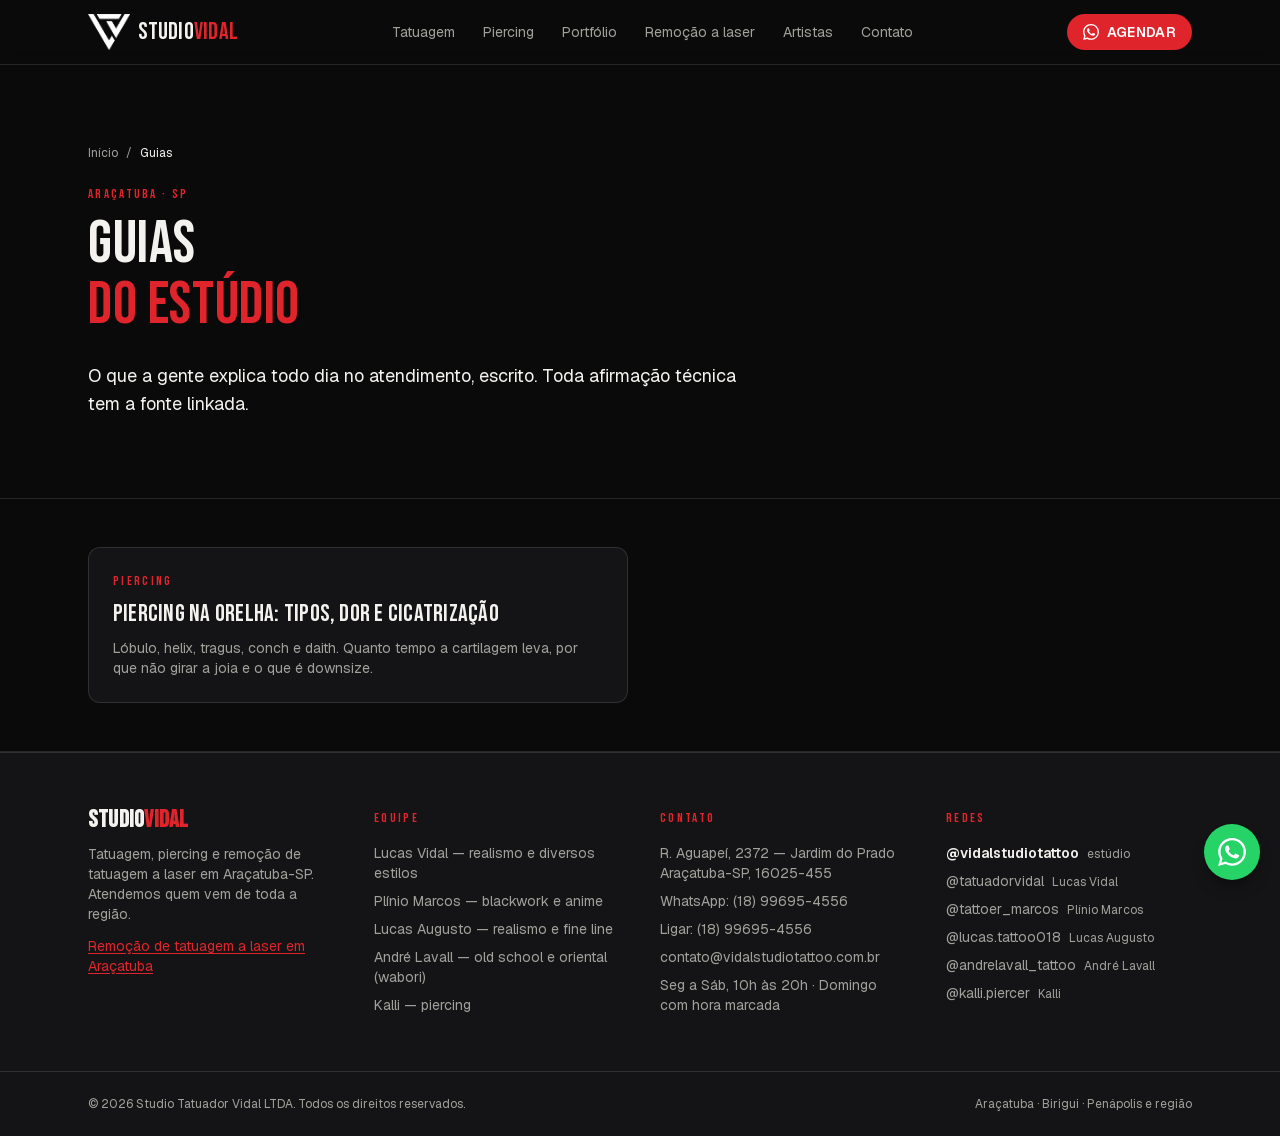
<file: blog/index.html>
<!DOCTYPE html><html lang="pt-BR" class="geist_286012c1-module__On7J0G__variable bebas_neue_35dde67c-module__gbz6pq__variable h-full"><head><meta charSet="utf-8"/><meta name="viewport" content="width=device-width, initial-scale=1"/><link rel="preload" href="/_next/static/media/7178b3e590c64307-s.p.21jp631_3pja2.woff2" as="font" crossorigin="" type="font/woff2"/><link rel="preload" href="/_next/static/media/caa3a2e1cccd8315-s.p.0wgildi0cnwt9.woff2" as="font" crossorigin="" type="font/woff2"/><link rel="preload" href="/_next/static/media/fabcf92ba1ccea36-s.p.1w_qz2ahumqmz.woff2" as="font" crossorigin="" type="font/woff2"/><link rel="preload" as="image" href="/logo.png"/><link rel="stylesheet" href="/_next/static/chunks/2mdvxqg6js-as.css" data-precedence="next"/><link rel="preload" as="script" fetchPriority="low" href="/_next/static/chunks/3l04zcqx63h3y.js"/><script src="/_next/static/chunks/3smteaqlw7m56.js" async=""></script><script src="/_next/static/chunks/08ttfj81-47mu.js" async=""></script><script src="/_next/static/chunks/turbopack-2fn_jka5vi9vg.js" async=""></script><script src="/_next/static/chunks/3fntmmi971322.js" async="" crossorigin=""></script><script src="/_next/static/chunks/0rp-hp2q_l__x.js" async="" crossorigin=""></script><title>Guias de Tatuagem e Piercing | Studio Vidal</title><meta name="description" content="Guias escritos pela equipe do Studio Vidal, em Araçatuba: piercing, tatuagem e remoção a laser, com fonte citada em toda afirmação técnica."/><meta name="robots" content="index, follow"/><link rel="canonical" href="https://vidalstudiotattoo.com.br/blog/"/><meta name="google-site-verification" content="hvZZctJJMVmrsGWq0S1Wy24OekyN2QrZqn3JxtMqLF4"/><meta property="og:title" content="Studio Vidal — Estúdio de tatuagem e piercing em Araçatuba"/><meta property="og:description" content="Estúdio de tatuagem, piercing e remoção de tatuagem a laser em Araçatuba-SP."/><meta property="og:url" content="https://vidalstudiotattoo.com.br/"/><meta property="og:site_name" content="Studio Vidal"/><meta property="og:locale" content="pt_BR"/><meta property="og:image" content="https://vidalstudiotattoo.com.br/og.jpg"/><meta property="og:image:width" content="1200"/><meta property="og:image:height" content="630"/><meta property="og:image:alt" content="Fachada do Studio Vidal em Araçatuba-SP"/><meta property="og:type" content="website"/><meta name="twitter:card" content="summary_large_image"/><meta name="twitter:title" content="Studio Vidal — Estúdio de tatuagem e piercing em Araçatuba"/><meta name="twitter:description" content="Estúdio de tatuagem, piercing e remoção de tatuagem a laser em Araçatuba-SP."/><meta name="twitter:image" content="https://vidalstudiotattoo.com.br/og.jpg"/><meta name="twitter:image:alt" content="Fachada do Studio Vidal em Araçatuba-SP"/><meta name="twitter:image:width" content="1200"/><meta name="twitter:image:height" content="630"/><link rel="icon" href="/icon.png?icon.0lt39u8jc4_on.png" sizes="512x512" type="image/png"/><meta name="next-size-adjust" content=""/><script src="/_next/static/chunks/0cz1d0mv5g_q7.js" noModule=""></script></head><body class="min-h-full flex flex-col bg-ink text-bone"><div hidden=""><!--$--><!--/$--></div><script type="application/ld+json">{"@context":"https://schema.org","@type":"BreadcrumbList","itemListElement":[{"@type":"ListItem","position":1,"name":"Início","item":"https://vidalstudiotattoo.com.br/"},{"@type":"ListItem","position":2,"name":"Guias","item":"https://vidalstudiotattoo.com.br/blog/"}]}</script><span id="top"></span><header class="sticky top-0 z-50 border-b border-line bg-ink/90 backdrop-blur"><div class="container-x flex h-16 items-center justify-between"><a href="/" class="flex items-center gap-2" aria-label="Studio Vidal"><img src="/logo.png" alt="" aria-hidden="true" class="h-9 w-auto [filter:brightness(0)_invert(1)]"/><span class="font-display text-2xl tracking-wide">Studio<span class="text-accent">Vidal</span></span></a><nav class="hidden items-center gap-7 md:flex"><a href="/#tatuagem" class="text-sm text-muted transition-colors hover:text-bone">Tatuagem</a><a href="/piercing-aracatuba/" class="text-sm text-muted transition-colors hover:text-bone">Piercing</a><a href="/#portfolio" class="text-sm text-muted transition-colors hover:text-bone">Portfólio</a><a href="/remocao-de-tatuagem-a-laser-aracatuba/" class="text-sm text-muted transition-colors hover:text-bone">Remoção a laser</a><a href="/artistas/" class="text-sm text-muted transition-colors hover:text-bone">Artistas</a><a href="/#contato" class="text-sm text-muted transition-colors hover:text-bone">Contato</a></nav><div class="hidden md:block"><a href="https://wa.me/5518996954556?text=Ol%C3%A1!%20Vim%20pelo%20site%20e%20gostaria%20de%20uma%20informa%C3%A7%C3%A3o." target="_blank" rel="noopener noreferrer" class="inline-flex items-center justify-center gap-2 rounded-full px-6 py-3 text-sm font-semibold uppercase tracking-wide transition-colors bg-accent text-white hover:bg-accent-hover !py-2 !px-4"><svg viewBox="0 0 24 24" aria-hidden="true" class="h-4 w-4 fill-current"><path d="M17.472 14.382c-.297-.149-1.758-.867-2.03-.967-.273-.099-.471-.148-.67.15-.197.297-.767.966-.94 1.164-.173.199-.347.223-.644.075-.297-.15-1.255-.463-2.39-1.475-.883-.788-1.48-1.761-1.653-2.059-.173-.297-.018-.458.13-.606.134-.133.297-.347.446-.52.149-.174.198-.298.298-.497.099-.198.05-.371-.025-.52-.075-.149-.669-1.612-.916-2.207-.242-.579-.487-.5-.669-.51l-.57-.01c-.198 0-.52.074-.792.372-.272.297-1.04 1.016-1.04 2.479 0 1.462 1.065 2.875 1.213 3.074.149.198 2.096 3.2 5.077 4.487.709.306 1.262.489 1.694.625.712.227 1.36.195 1.871.118.571-.085 1.758-.719 2.006-1.413.248-.694.248-1.289.173-1.413-.074-.124-.272-.198-.57-.347m-5.421 7.403h-.004a9.87 9.87 0 01-5.031-1.378l-.361-.214-3.741.982.998-3.648-.235-.374a9.86 9.86 0 01-1.51-5.26c.001-5.45 4.436-9.884 9.888-9.884 2.64 0 5.122 1.03 6.988 2.898a9.825 9.825 0 012.893 6.994c-.003 5.45-4.437 9.884-9.885 9.884m8.413-18.297A11.815 11.815 0 0012.05 0C5.495 0 .16 5.335.157 11.892c0 2.096.547 4.142 1.588 5.945L.057 24l6.305-1.654a11.882 11.882 0 005.683 1.448h.005c6.554 0 11.89-5.335 11.893-11.893a11.821 11.821 0 00-3.48-8.413z"></path></svg>Agendar</a></div><button type="button" aria-label="Abrir menu" aria-expanded="false" class="md:hidden"><span class="block h-0.5 w-6 bg-bone"></span><span class="mt-1.5 block h-0.5 w-6 bg-bone"></span><span class="mt-1.5 block h-0.5 w-6 bg-bone"></span></button></div></header><main class="flex-1"><section class="border-b border-line"><div class="container-x py-14 md:py-20"><nav aria-label="Você está aqui" class="mb-6 text-xs text-muted"><a href="/" class="hover:text-bone">Início</a><span class="mx-2">/</span><span class="text-bone">Guias</span></nav><p class="kicker mb-3">Araçatuba · SP</p><h1 class="font-display text-5xl leading-[0.95] sm:text-6xl">Guias<!-- --> <span class="mt-1 block text-accent">do estúdio</span></h1><p class="mt-7 max-w-2xl text-lg text-bone">O que a gente explica todo dia no atendimento, escrito. Toda afirmação técnica tem a fonte linkada.</p></div></section><section class="border-b border-line"><div class="container-x py-12"><ul class="grid gap-6 md:grid-cols-2"><li><a href="/blog/piercing-na-orelha/" class="group block h-full rounded-xl border border-line bg-surface p-6 transition-colors hover:border-accent"><p class="kicker mb-3">Piercing</p><h2 class="font-display text-2xl leading-tight group-hover:text-accent">Piercing na orelha: tipos, dor e cicatrização</h2><p class="mt-3 text-sm text-muted">Lóbulo, helix, tragus, conch e daith. Quanto tempo a cartilagem leva, por que não girar a joia e o que é downsize.</p></a></li></ul></div></section></main><footer id="contato" class="border-t border-line bg-surface"><div class="container-x grid gap-10 py-14 md:grid-cols-4"><div><p class="font-display text-2xl font-bold">Studio<span class="text-accent">Vidal</span></p><p class="mt-3 max-w-xs text-sm text-muted">Tatuagem, piercing e remoção de tatuagem a laser em Araçatuba-SP. Atendemos quem vem de toda a região.</p><p class="mt-3 text-sm"><a href="/remocao-de-tatuagem-a-laser-aracatuba/" class="text-accent underline underline-offset-2">Remoção de tatuagem a laser em Araçatuba</a></p></div><div class="text-sm"><h3 class="kicker mb-4">Equipe</h3><ul class="space-y-2 text-muted"><li><a href="/artistas/lucas-vidal/" class="hover:text-bone">Lucas Vidal<!-- --> —<!-- --> <!-- -->realismo e diversos estilos</a></li><li><a href="/artistas/plinio/" class="hover:text-bone">Plínio Marcos<!-- --> —<!-- --> <!-- -->blackwork e anime</a></li><li><a href="/artistas/lucas-augusto/" class="hover:text-bone">Lucas Augusto<!-- --> —<!-- --> <!-- -->realismo e fine line</a></li><li><a href="/artistas/andre-lavall/" class="hover:text-bone">André Lavall<!-- --> —<!-- --> <!-- -->old school e oriental (wabori)</a></li><li><a href="/artistas/kalli/" class="hover:text-bone">Kalli<!-- --> —<!-- --> <!-- -->piercing</a></li></ul></div><div class="text-sm"><h3 class="kicker mb-4">Contato</h3><ul class="space-y-2 text-muted"><li><a href="https://www.google.com/maps/search/?api=1&amp;query=Studio+Vidal+Ara%C3%A7atuba" target="_blank" rel="noopener noreferrer" class="hover:text-bone">R. Aguapeí, 2372<!-- --> — <!-- -->Jardim do Prado<br/>Araçatuba<!-- -->-<!-- -->SP<!-- -->, <!-- -->16025-455</a></li><li><a href="https://wa.me/5518996954556?text=Ol%C3%A1!%20Vim%20pelo%20site%20e%20gostaria%20de%20uma%20informa%C3%A7%C3%A3o." target="_blank" rel="noopener noreferrer" class="hover:text-bone">WhatsApp: <!-- -->(18) 99695-4556</a></li><li><a href="tel:+5518996954556" class="hover:text-bone">Ligar: <!-- -->(18) 99695-4556</a></li><li><a href="mailto:contato@vidalstudiotattoo.com.br" class="hover:text-bone">contato@vidalstudiotattoo.com.br</a></li><li>Seg a Sáb, 10h às 20h · Domingo com hora marcada</li></ul></div><div class="text-sm"><h3 class="kicker mb-4">Redes</h3><ul class="space-y-2 text-muted"><li><a href="https://www.instagram.com/vidalstudiotattoo/" target="_blank" rel="noopener noreferrer" class="font-semibold text-bone hover:text-accent">@vidalstudiotattoo</a><span class="ml-2 text-xs">estúdio</span></li><li><a href="https://instagram.com/tatuadorvidal" target="_blank" rel="noopener noreferrer" class="hover:text-bone">@tatuadorvidal</a><span class="ml-2 text-xs">Lucas Vidal</span></li><li><a href="https://instagram.com/tattoer_marcos" target="_blank" rel="noopener noreferrer" class="hover:text-bone">@tattoer_marcos</a><span class="ml-2 text-xs">Plínio Marcos</span></li><li><a href="https://instagram.com/lucas.tattoo018" target="_blank" rel="noopener noreferrer" class="hover:text-bone">@lucas.tattoo018</a><span class="ml-2 text-xs">Lucas Augusto</span></li><li><a href="https://instagram.com/andrelavall_tattoo" target="_blank" rel="noopener noreferrer" class="hover:text-bone">@andrelavall_tattoo</a><span class="ml-2 text-xs">André Lavall</span></li><li><a href="https://instagram.com/kalli.piercer" target="_blank" rel="noopener noreferrer" class="hover:text-bone">@kalli.piercer</a><span class="ml-2 text-xs">Kalli</span></li></ul></div></div><div class="border-t border-line"><div class="container-x flex flex-col gap-2 pb-24 pt-6 text-xs text-muted sm:flex-row sm:items-center sm:justify-between sm:pb-6"><p>© <!-- -->2026<!-- --> <!-- -->Studio Tatuador Vidal LTDA<!-- -->. Todos os direitos reservados.</p><p>Araçatuba · Birigui · Penápolis e região</p></div></div></footer><a href="https://wa.me/5518996954556?text=Ol%C3%A1!%20Vim%20pelo%20site%20e%20gostaria%20de%20uma%20informa%C3%A7%C3%A3o." target="_blank" rel="noopener noreferrer" aria-label="Falar no WhatsApp" class="fixed bottom-5 right-5 z-50 flex h-14 w-14 items-center justify-center rounded-full bg-[#25D366] shadow-lg shadow-black/30 transition-transform hover:scale-105"><svg viewBox="0 0 24 24" aria-hidden="true" class="h-7 w-7 fill-white"><path d="M17.472 14.382c-.297-.149-1.758-.867-2.03-.967-.273-.099-.471-.148-.67.15-.197.297-.767.966-.94 1.164-.173.199-.347.223-.644.075-.297-.15-1.255-.463-2.39-1.475-.883-.788-1.48-1.761-1.653-2.059-.173-.297-.018-.458.13-.606.134-.133.297-.347.446-.52.149-.174.198-.298.298-.497.099-.198.05-.371-.025-.52-.075-.149-.669-1.612-.916-2.207-.242-.579-.487-.5-.669-.51l-.57-.01c-.198 0-.52.074-.792.372-.272.297-1.04 1.016-1.04 2.479 0 1.462 1.065 2.875 1.213 3.074.149.198 2.096 3.2 5.077 4.487.709.306 1.262.489 1.694.625.712.227 1.36.195 1.871.118.571-.085 1.758-.719 2.006-1.413.248-.694.248-1.289.173-1.413-.074-.124-.272-.198-.57-.347m-5.421 7.403h-.004a9.87 9.87 0 01-5.031-1.378l-.361-.214-3.741.982.998-3.648-.235-.374a9.86 9.86 0 01-1.51-5.26c.001-5.45 4.436-9.884 9.888-9.884 2.64 0 5.122 1.03 6.988 2.898a9.825 9.825 0 012.893 6.994c-.003 5.45-4.437 9.884-9.885 9.884m8.413-18.297A11.815 11.815 0 0012.05 0C5.495 0 .16 5.335.157 11.892c0 2.096.547 4.142 1.588 5.945L.057 24l6.305-1.654a11.882 11.882 0 005.683 1.448h.005c6.554 0 11.89-5.335 11.893-11.893a11.821 11.821 0 00-3.48-8.413z"></path></svg></a><!--$--><!--/$--><script src="/_next/static/chunks/3l04zcqx63h3y.js" id="_R_" async=""></script><script>(self.__next_f=self.__next_f||[]).push([0])</script><script>self.__next_f.push([1,"1:\"$Sreact.fragment\"\n2:I[39756,[\"/_next/static/chunks/3fntmmi971322.js\"],\"default\"]\n3:I[37457,[\"/_next/static/chunks/3fntmmi971322.js\"],\"default\"]\n4:I[2971,[\"/_next/static/chunks/3fntmmi971322.js\",\"/_next/static/chunks/0rp-hp2q_l__x.js\"],\"Header\"]\nb:I[68027,[\"/_next/static/chunks/3fntmmi971322.js\"],\"default\",1]\n:HL[\"/_next/static/chunks/2mdvxqg6js-as.css\",\"style\"]\n:HL[\"/_next/static/media/7178b3e590c64307-s.p.21jp631_3pja2.woff2\",\"font\",{\"crossOrigin\":\"\",\"type\":\"font/woff2\"}]\n:HL[\"/_next/static/media/caa3a2e1cccd8315-s.p.0wgildi0cnwt9.woff2\",\"font\",{\"crossOrigin\":\"\",\"type\":\"font/woff2\"}]\n:HL[\"/_next/static/media/fabcf92ba1ccea36-s.p.1w_qz2ahumqmz.woff2\",\"font\",{\"crossOrigin\":\"\",\"type\":\"font/woff2\"}]\n9:X\n0:{\"P\":null,\"c\":[\"\",\"blog\",\"\"],\"q\":\"\",\"i\":false,\"f\":[[[\"\",{\"children\":[\"blog\",{\"children\":[\"__PAGE__\",{},\"$undefined\",\"$undefined\",4608]},\"$undefined\",\"$undefined\",4608]},\"$undefined\",\"$undefined\",4624],[[\"$\",\"$1\",\"c\",{\"children\":[[[\"$\",\"link\",\"0\",{\"rel\":\"stylesheet\",\"href\":\"/_next/static/chunks/2mdvxqg6js-as.css\",\"precedence\":\"next\",\"crossOrigin\":\"$undefined\",\"nonce\":\"$undefined\"}],[\"$\",\"script\",\"script-0\",{\"src\":\"/_next/static/chunks/3fntmmi971322.js\",\"async\":true,\"nonce\":\"$undefined\"}]],[\"$\",\"html\",null,{\"lang\":\"pt-BR\",\"className\":\"geist_286012c1-module__On7J0G__variable bebas_neue_35dde67c-module__gbz6pq__variable h-full\",\"children\":[\"$\",\"body\",null,{\"className\":\"min-h-full flex flex-col bg-ink text-bone\",\"children\":[\"$\",\"$L2\",null,{\"parallelRouterKey\":\"children\",\"error\":\"$undefined\",\"errorStyles\":\"$undefined\",\"errorScripts\":\"$undefined\",\"template\":[\"$\",\"$L3\",null,{}],\"templateStyles\":\"$undefined\",\"templateScripts\":\"$undefined\",\"notFound\":[[[\"$\",\"title\",null,{\"children\":\"404: This page could not be found.\"}],[\"$\",\"div\",null,{\"style\":{\"fontFamily\":\"system-ui,\\\"Segoe UI\\\",Roboto,Helvetica,Arial,sans-serif,\\\"Apple Color Emoji\\\",\\\"Segoe UI Emoji\\\"\",\"height\":\"100vh\",\"textAlign\":\"center\",\"display\":\"flex\",\"flexDirection\":\"column\",\"alignItems\":\"center\",\"justifyContent\":\"center\"},\"children\":[\"$\",\"div\",null,{\"children\":[[\"$\",\"style\",null,{\"dangerouslySetInnerHTML\":{\"__html\":\"body{color:#000;background:#fff;margin:0}.next-error-h1{border-right:1px solid rgba(0,0,0,.3)}@media (prefers-color-scheme:dark){body{color:#fff;background:#000}.next-error-h1{border-right:1px solid rgba(255,255,255,.3)}}\"}}],[\"$\",\"h1\",null,{\"className\":\"next-error-h1\",\"style\":{\"display\":\"inline-block\",\"margin\":\"0 20px 0 0\",\"padding\":\"0 23px 0 0\",\"fontSize\":24,\"fontWeight\":500,\"verticalAlign\":\"top\",\"lineHeight\":\"49px\"},\"children\":404}],[\"$\",\"div\",null,{\"style\":{\"display\":\"inline-block\"},\"children\":[\"$\",\"h2\",null,{\"style\":{\"fontSize\":14,\"fontWeight\":400,\"lineHeight\":\"49px\",\"margin\":0},\"children\":\"This page could not be found.\"}]}]]}]}]],[]],\"forbidden\":\"$undefined\",\"unauthorized\":\"$undefined\"}]}]}]]}],{\"children\":[[\"$\",\"$1\",\"c\",{\"children\":[null,[\"$\",\"$L2\",null,{\"parallelRouterKey\":\"children\",\"error\":\"$undefined\",\"errorStyles\":\"$undefined\",\"errorScripts\":\"$undefined\",\"template\":[\"$\",\"$L3\",null,{}],\"templateStyles\":\"$undefined\",\"templateScripts\":\"$undefined\",\"notFound\":\"$undefined\",\"forbidden\":\"$undefined\",\"unauthorized\":\"$undefined\"}]]}],{\"children\":[[\"$\",\"$1\",\"c\",{\"children\":[[[\"$\",\"script\",null,{\"type\":\"application/ld+json\",\"dangerouslySetInnerHTML\":{\"__html\":\"{\\\"@context\\\":\\\"https://schema.org\\\",\\\"@type\\\":\\\"BreadcrumbList\\\",\\\"itemListElement\\\":[{\\\"@type\\\":\\\"ListItem\\\",\\\"position\\\":1,\\\"name\\\":\\\"Início\\\",\\\"item\\\":\\\"https://vidalstudiotattoo.com.br/\\\"},{\\\"@type\\\":\\\"ListItem\\\",\\\"position\\\":2,\\\"name\\\":\\\"Guias\\\",\\\"item\\\":\\\"https://vidalstudiotattoo.com.br/blog/\\\"}]}\"}}],[\"$\",\"span\",null,{\"id\":\"top\"}],[\"$\",\"$L4\",null,{\"hasLogo\":true}],[\"$\",\"main\",null,{\"className\":\"flex-1\",\"children\":[[\"$\",\"section\",null,{\"className\":\"border-b border-line\",\"children\":[\"$\",\"div\",null,{\"className\":\"container-x py-14 md:py-20\",\"children\":[[\"$\",\"nav\",null,{\"aria-label\":\"Você está aqui\",\"className\":\"mb-6 text-xs text-muted\",\"children\":[[\"$\",\"a\",null,{\"href\":\"/\",\"className\":\"hover:text-bone\",\"children\":\"Início\"}],[\"$\",\"span\",null,{\"className\":\"mx-2\",\"children\":\"/\"}],[\"$\",\"span\",null,{\"className\":\"text-bone\",\"children\":\"Guias\"}]]}],[\"$\",\"p\",null,{\"className\":\"kicker mb-3\",\"children\":\"Araçatuba · SP\"}],[\"$\",\"h1\",null,{\"className\":\"font-display text-5xl leading-[0.95] sm:text-6xl\",\"children\":[\"Guias\",\" \",[\"$\",\"span\",null,{\"className\":\"mt-1 block text-accent\",\"children\":\"do estúdio\"}]]}],[\"$\",\"p\",null,{\"className\":\"mt-7 max-w-2xl text-lg text-bone\",\"children\":\"O que a gente explica todo dia no atendimento, escrito. Toda afirmação técnica tem a fonte linkada.\"}]]}]}],[\"$\",\"section\",null,{\"className\":\"border-b border-line\",\"children\":[\"$\",\"div\",null,{\"className\":\"container-x py-12\",\"children\":[\"$\",\"ul\",null,{\"className\":\"grid gap-6 md:grid-cols-2\",\"children\":[[\"$\",\"li\",\"/blog/piercing-na-orelha/\",{\"children\":[\"$\",\"a\",null,{\"href\":\"/blog/piercing-na-orelha/\",\"className\":\"group block h-full rounded-xl border border-line bg-surface p-6 transition-colors hover:border-accent\",\"children\":[[\"$\",\"p\",null,{\"className\":\"kicker mb-3\",\"children\":\"Piercing\"}],[\"$\",\"h2\",null,{\"className\":\"font-display text-2xl leading-tight group-hover:text-accent\",\"children\":\"Piercing na orelha: tipos, dor e cicatrização\"}],[\"$\",\"p\",null,{\"className\":\"mt-3 text-sm text-muted\",\"children\":\"Lóbulo, helix, tragus, conch e daith. Quanto tempo a cartilagem leva, por que não girar a joia e o que é downsize.\"}]]}]}]]}]}]}]]}],\"$L5\",\"$L6\"],[\"$L7\"],\"$L8\"]}],{},null,false,null]},null,false,\"$9\"]},null,false,null],\"$La\",false]],\"m\":\"$undefined\",\"G\":[\"$b\",[\"$Lc\"]],\"S\":true,\"h\":null,\"r\":\"$undefined\",\"s\":\"$undefined\",\"a\":\"$undefined\",\"l\":\"$undefined\",\"p\":\"$undefined\",\"d\":\"$undefined\",\"b\":\"GsANB55nMnQu10WNV41e1\"}\n11:I[97367,[\"/_next/static/chunks/3fntmmi971322.js\"],\"OutletBoundary\"]\n12:\"$Sreact.suspense\"\n14:I[97367,[\"/_next/static/chunks/3fntmmi971322.js\"],\"ViewportBoundary\"]\n16:I[97367,[\"/_next/static/chunks/3fntmmi971322.js\"],\"MetadataBoundary\"]\n5:[\"$\",\"footer\",null,{\"id\":\"contato\",\"className\":\"border-t border-line bg-surface\",\"children\":[[\"$\",\"div\",null,{\"className\":\"container-x grid gap-10 py-14 md:grid-cols-4\",\"children\":[[\"$\",\"div\",null,{\"children\":[[\"$\",\"p\",null,{\"className\":\"font-display text-2xl font-bold\",\"children\":[\"Studio\",[\"$\",\"span\",null,{\"className\":\"text-accent\",\"children\":\"Vidal\"}]]}],[\"$\",\"p\",null,{\"className\":\"mt-3 max-w-xs text-sm text-muted\",\"children\":\"Tatuagem, piercing e remoção de tatuagem a laser em Araçatuba-SP. Atendemos quem vem de toda a região.\"}],[\"$\",\"p\",null,{\"className\":\"mt-3 text-sm\",\"children\":[\"$\",\"a\",null,{\"href\":\"/remocao-de-tatuagem-a-laser-aracatuba/\",\"className\":\"text-accent underline underline-offset-2\",\"children\":\"Remoção de tatuagem a laser em Araçatuba\"}]}]]}],[\"$\",\"div\",null,{\"className\":\"text-sm\",\"children\":[[\"$\",\"h3\",null,{\"className\":\"kicker mb-4\",\"children\":\"Equipe\"}],[\"$\",\"ul\",null,{\"className\":\"space-y-2 text-muted\",\"children\":[[\"$\",\"li\",\"lucas-vidal\",{\"children\":[\"$\",\"a\",null,{\"href\":\"/artistas/lucas-vidal/\",\"className\":\"hover:text-bone\",\"children\":[\"Lucas Vidal\",\" —\",\" \",\"realismo e diversos estilos\"]}]}],[\"$\",\"li\",\"plinio\",{\"children\":[\"$\",\"a\",null,{\"href\":\"/artistas/plinio/\",\"className\":\"hover:text-bone\",\"children\":[\"Plínio Marcos\",\" —\",\" \",\"blackwork e anime\"]}]}],[\"$\",\"li\",\"lucas-augusto\",{\"children\":[\"$\",\"a\",null,{\"href\":\"/artistas/lucas-augusto/\",\"className\":\"hover:text-bone\",\"children\":[\"Lucas Augusto\",\" —\",\" \",\"realismo e fine line\"]}]}],[\"$\",\"li\",\"andre-lavall\",{\"children\":[\"$\",\"a\",null,{\"href\":\"/artistas/andre-lavall/\",\"className\":\"hover:text-bone\",\"children\":[\"André Lavall\",\" —\",\" \",\"old school e oriental (wabori)\"]}]}],[\"$\",\"li\",\"kalli\",{\"children\":[\"$\",\"a\",null,{\"href\":\"/artistas/kalli/\",\"className\":\"hover:text-bone\",\"children\":[\"Kalli\",\" —\",\" \",\"piercing\"]}]}]]}]]}],[\"$\",\"div\",null,{\"className\":\"text-sm\",\"children\":[[\"$\",\"h3\",null,{\"className\":\"kicker mb-4\",\"children\":\"Contato\"}],[\"$\",\"ul\",null,{\"className\":\"space-y-2 text-muted\",\"children\":[[\"$\",\"li\",null,{\"children\":[\"$\",\"a\",null,{\"href\":\"https://www.google.com/maps/search/?api=1\u0026query=Studio+Vidal+Ara%C3%A7atuba\",\"target\":\"_blank\",\"rel\":\"noopener noreferrer\",\"className\":\"hover:text-bone\",\"children\":[\"R. Aguapeí, 2372\",\" — \",\"Jardim do Prado\",[\"$\",\"br\",null,{}],\"Araçatuba\",\"-\",\"SP\",\", \",\"16025-455\"]}]}],[\"$\",\"li\",null,{\"children\":[\"$\",\"a\",null,{\"href\":\"https://wa.me/5518996954556?text=Ol%C3%A1!%20Vim%20pelo%20site%20e%20gostaria%20de%20uma%20informa%C3%A7%C3%A3o.\",\"target\":\"_blank\",\"rel\":\"noopener noreferrer\",\"className\":\"hover:text-bone\",\"children\":[\"WhatsApp: \",\"(18) 99695-4556\"]}]}],[\"$\",\"li\",null,{\"children\":[\"$\",\"a\",null,{\"href\":\"tel:+5518996954556\",\"className\":\"hover:text-bone\",\"children\":[\"Ligar: \",\"(18) 99695-4556\"]}]}],[\"$\",\"li\",null,{\"children\":[\"$\",\"a\",null,{\"href\":\"mailto:contato@vidalstudiotattoo.com.br\",\"className\":\"hover:text-bone\",\"children\":\"contato@vidalstudiotattoo.com.br\"}]}],[\"$\",\"li\",null,{\"children\":\"Seg a Sáb, 10h às 20h · Domingo com hora marcada\"}]]}]]}],[\"$\",\"div\",null,{\"className\":\"text-sm\",\"children\":[[\"$\",\"h3\",null,{\"className\":\"kicker mb-4\",\"children\":\"Redes\"}],[\"$\",\"ul\",null,{\"className\":\"space-y-2 text-muted\",\"children\":[[\"$\",\"li\",null,{\"children\":[[\"$\",\"a\",null,{\"href\":\"https://www.instagram.com/vidalstudiotattoo/\",\"target\":\"_blank\",\"rel\":\"noopener noreferrer\",\"className\":\"font-semibold text-bone hover:text-accent\",\"children\":\"@vidalstudiotattoo\"}],[\"$\",\"span\",null,{\"className\":\"ml-2 text-xs\",\"children\":\"estúdio\"}]]}],[[\"$\",\"li\",\"lucas-vidal\",{\"children\":[[\"$\",\"a\",null,{\"href\":\"https://instagram.com/tatuadorvidal\",\"target\":\"_blank\",\"rel\":\"noopener noreferrer\",\"className\":\"hover:text-bone\",\"children\":\"@tatuadorvidal\"}],[\"$\",\"span\",null,{\"className\":\"ml-2 text-xs\",\"children\":\"Lucas Vidal\"}]]}],[\"$\",\"li\",\"plinio\",{\"children\":[[\"$\",\"a\",null,{\"href\":\"https://instagram.com/tattoer_marcos\",\"target\":\"_blank\",\"rel\":\"noopener noreferrer\",\"className\":\"hover:text-bone\",\"children\":\"@tattoer_marcos\"}],[\"$\",\"span\",null,{\"className\":\"ml-2 text-xs\",\"children\":\"Plínio Marcos\"}]]}],[\"$\",\"li\",\"lucas-augusto\",{\"children\":[[\"$\",\"a\",null,{\"href\":\"https://instagram.com/lucas.tattoo018\",\"target\":\"_blank\",\"rel\":\"noopener noreferrer\",\"className\":\"hover:text-bone\",\"children\":\"@lucas.tattoo018\"}],[\"$\",\"span\",null,{\"className\":\"ml-2 text-xs\",\"children\":\"Lucas Augusto\"}]]}],[\"$\",\"li\",\"andre-lavall\",{\"children\":[[\"$\",\"a\",null,{\"href\":\"https://instagram.com/andrelavall_tattoo\",\"target\":\"_blank\",\"rel\":\"noopener noreferrer\",\"className\":\"hover:text-bone\",\"children\":\"@andrelavall_tattoo\"}],\"$Ld\"]}],\"$Le\"]]}]]}]]}],\"$Lf\"]}]\n10:T43f,M17.472 14.382c-.297-.149-1.758-.867-2.03-.967-.273-.099-.471-.148-.67.15-.197.297-.767.966-.94 1.164-.173.199-.347.223-.644.075-.297-.15-1.255-.463-2.39-1.475-.883-.788-1.48-1.761-1.653-2.059-.173-.297-.018-.458.13-.606.134-.133.297-.347.446-.52.149-.174.198-.298.298-.497.099-.198.05-.371-.025-.52-.075-.149-.669-1.612-.916-2.207-.242-.579-.487-.5-.669-.51l-.57-.01c-.198 0-.52.074-.792.372-.272.297-1.04 1.016-1.04 2.479 0 1.462 1.065 2.875 1.213 3.074.149.198 2.096 3.2 5.077 4.487.709.306 1.262.489 1.694.625.712.227 1.36.195 1.871.118.571-.085 1.758-.719 2.006-1.413.248-.694.248-1.289.173-1.413-.074-.124-.272-.198-.57-.347m-5.421 7.403h-.004a9.87 9.87 0 01-5.031-1.378l-.361-.214-3.741.982.998-3.648-.235-.374a9.86 9.86 0 01-1.51-5.26c.001-5.45 4.436-9.884 9.888-9.884 2.64 0 5.122 1.03 6.988 2.898a9.825 9.825 0 012.893 6.994c-.003 5.45-4.437 9.884-9.885 9.884m8.413-18.297A11.815 11.815 0 0012.05 0C5.495 0 .16 5.335.157 11.892c0 2.096.547 4.142 1.588 5.945L.057 24l6.305-1.654a11.882 11.882 0 005.683 1.448h.005c6.554 0 11.89-5.335 11.893-11.893a11.821 11.821 0 00-3.48-8.413z6:[\"$\",\"a\",null,{\"href\":\"https://wa.me/5518996954556?text=Ol%C3%A1!%20Vim%20pelo%20site%20e%20gostaria%20de%20uma%20informa%C3%A7%C3%A3o.\",\"target\":\"_blank\",\"rel\":\"noopener noreferrer\",\"aria-label\":\"Falar no WhatsApp\",\"className\":\"fixed bottom-5 right-5 z-50 flex h-14 w-14 items-center justify-center rounded-full bg-[#25D366] shadow-lg shadow-black/30 transition-transform hover:scale-105\",\"children\":[\"$\",\"svg\",null,{\"viewBox\":\"0 0 24 24\",\"aria-hidden\":\"true\",\"className\":\"h-7 w-7 fill-white\",\"children\":[\"$\",\"path\",null,{\"d\":\"$10\"}]}]}]\n7:[\"$\",\"script\",\"script-0\",{\"src\":\"/_next/static/chunks/0rp-hp2q_l__x.js\",\"async\":true,\"nonce\":\"$undefined\"}]\n8:[\"$\",\"$L11\",null,{\"children\":[\"$\",\"$12\",null,{\"name\":\"Next.MetadataOutlet\",\"children\":\"$@13\"}]}]\na:[\"$\",\"$1\",\"h\",{\"children\":[null,[\"$\",\"$L14\",null,{\"children\":\"$L15\"}],[\"$\",\"div\",null,{\"hidden\":true,\"children\":[\"$\",\"$L16\",null,{\"children\":[\"$\",\"$12\",null,{\"name\":\"Next.Metadata\",\"children\":\"$L17\"}]}]}],[\"$\",\"meta\",null,{\"name\":\"next-size-adjust\",\"content\":\"\"}]]}]\nc:[\"$\",\"link\",\"0\",{\"rel\":\"stylesheet\",\"href\":\"/_next/static/chunks/2mdvxqg6js-as.css\",\"precedence\":\"next\",\"crossOrigin\":\"$undefined\",\"nonce\":\"$undefined\"}]\n9:C\nd:[\"$\",\"span\",null,{\"className\":\"ml-2 text-xs\",\"children\":\"André Lavall\"}]\ne:[\"$\",\"li\",\"kalli\",{\"children\":[[\"$\",\"a\",null,{\"href\":\"https://instagram.com/kalli.piercer\",\"target\":\"_blank\",\"rel\":\"noopener noreferrer\",\"className\":\"hover:text-bone\",\"children\":\"@kalli.piercer\"}],[\"$\",\"span\",null,{\"className\":\"ml-2 text-xs\",\"children\":\"Kalli\"}]]}]\nf:[\"$\",\"div\",null,{\"className\":\"border-t border-line\",\"children\":[\"$\",\"div\",null,{\"className\":\"container-x flex flex-col gap-2 pb-24 pt-6 text-xs text-muted sm:flex-row sm:items-center sm:justify-between sm:pb-6\",\"children\":[[\"$\",\"p\",null,{\"children\":[\"© \",2026,\" \",\"Studio Tatuador Vidal LTDA\",\". Todos os direitos reservados.\"]}],[\"$\",\"p\",null,{\"children\":\"Araçatuba · Birigui · Penápolis e região\"}]]}]}]\n15:[[\"$\",\"meta\",\"0\",{\"charSet\":\"utf-8\"}],[\"$\",\"meta\",\"1\",{\"name\":\"viewport\",\"content\":\"width=device-width, initial-scale=1\"}]]\n18:I[27201,[\"/_next/static/chunks/3fntmmi971322.js\"],\"IconMark\"]\n13:null\n17:[[\"$\",\"title\",\"0\",{\"children\":\"Guias de Tatuagem e Piercing | Studio Vidal\"}],[\"$\",\"meta\",\"1\",{\"name\":\"description\",\"content\":\"Guias escritos pela equipe do Studio Vidal, em Araçatuba: piercing, tatuagem e remoção a laser, com fonte citada em toda afirmação técnica.\"}],[\"$\",\"meta\",\"2\",{\"name\":\"robots\",\"content\":\"index, follow\"}],[\"$\",\"link\",\"3\",{\"rel\":\"canonical\",\"href\":\"https://vidalstudiotattoo.com.br/blog/\"}],[\"$\",\"meta\",\"4\",{\"name\":\"google-site-verification\",\"content\":\"hvZZctJJMVmrsGWq0S1Wy24OekyN2QrZqn3JxtMqLF4\"}],[\"$\",\"meta\",\"5\",{\"property\":\"og:title\",\"content\":\"Studio Vidal — Estúdio de tatuagem e piercing em Araçatuba\"}],[\"$\",\"meta\",\"6\",{\"property\":\"og:description\",\"content\":\"Estúdio de tatuagem, piercing e remoção de tatuagem a laser em Araçatuba-SP.\"}],[\"$\",\"meta\",\"7\",{\"property\":\"og:url\",\"content\":\"https://vidalstudiotattoo.com.br/\"}],[\"$\",\"meta\",\"8\",{\"property\":\"og:site_name\",\"content\":\"Studio Vidal\"}],[\"$\",\"meta\",\"9\",{\"property\":\"og:locale\",\"content\":\"pt_BR\"}],[\"$\",\"meta\",\"10\",{\"property\":\"og:image\",\"content\":\"https://vidalstudiotattoo.com.br/og.jpg\"}],[\"$\",\"meta\",\"11\",{\"property\":\"og:image:width\",\"content\":\"1200\"}],[\"$\",\"meta\",\"12\",{\"property\":\"og:image:height\",\"content\":\"630\"}],[\"$\",\"meta\",\"13\",{\"property\":\"og:image:alt\",\"content\":\"Fachada do Studio Vidal em Araçatuba-SP\"}],[\"$\",\"meta\",\"14\",{\"property\":\"og:type\",\"content\":\"website\"}],[\"$\",\"meta\",\"15\",{\"name\":\"twitter:card\",\"content\":\"summary_large_image\"}],[\"$\",\"meta\",\"16\",{\"name\":\"twitter:title\",\"content\":\"Studio Vidal — Estúdio de tatuagem e piercing em Araçatuba\"}],[\"$\",\"meta\",\"17\",{\"name\":\"twitter:description\",\"content\":\"Estúdio de tatuagem, piercing e remoção de tatuagem a laser em Araçatuba-SP.\"}],[\"$\",\"meta\",\"18\",{\"name\":\"twitter:image\",\"content\":\"https://vidalstudiotattoo.com.br/og.jpg\"}],[\"$\",\"meta\",\"19\",{\"name\":\"twitter:image:alt\",\"content\":\"Fachada do Studio Vidal em Araçatuba-SP\"}],[\"$\",\"meta\",\"20\",{\"name\":\"twitter:image:width\",\"content\":\"1200\"}],[\"$\",\"meta\",\"21\",{\"name\":\"twitter:image:height\",\"content\":\"630\"}],[\"$\",\"link\",\"22\",{\"rel\":\"icon\",\"href\":\"/icon.png?icon.0lt39u8jc4_on.png\",\"sizes\":\"512x512\",\"type\":\"image/png\"}],[\"$\",\"$L18\",\"23\",{}]]\n"])</script></body></html>
</file>
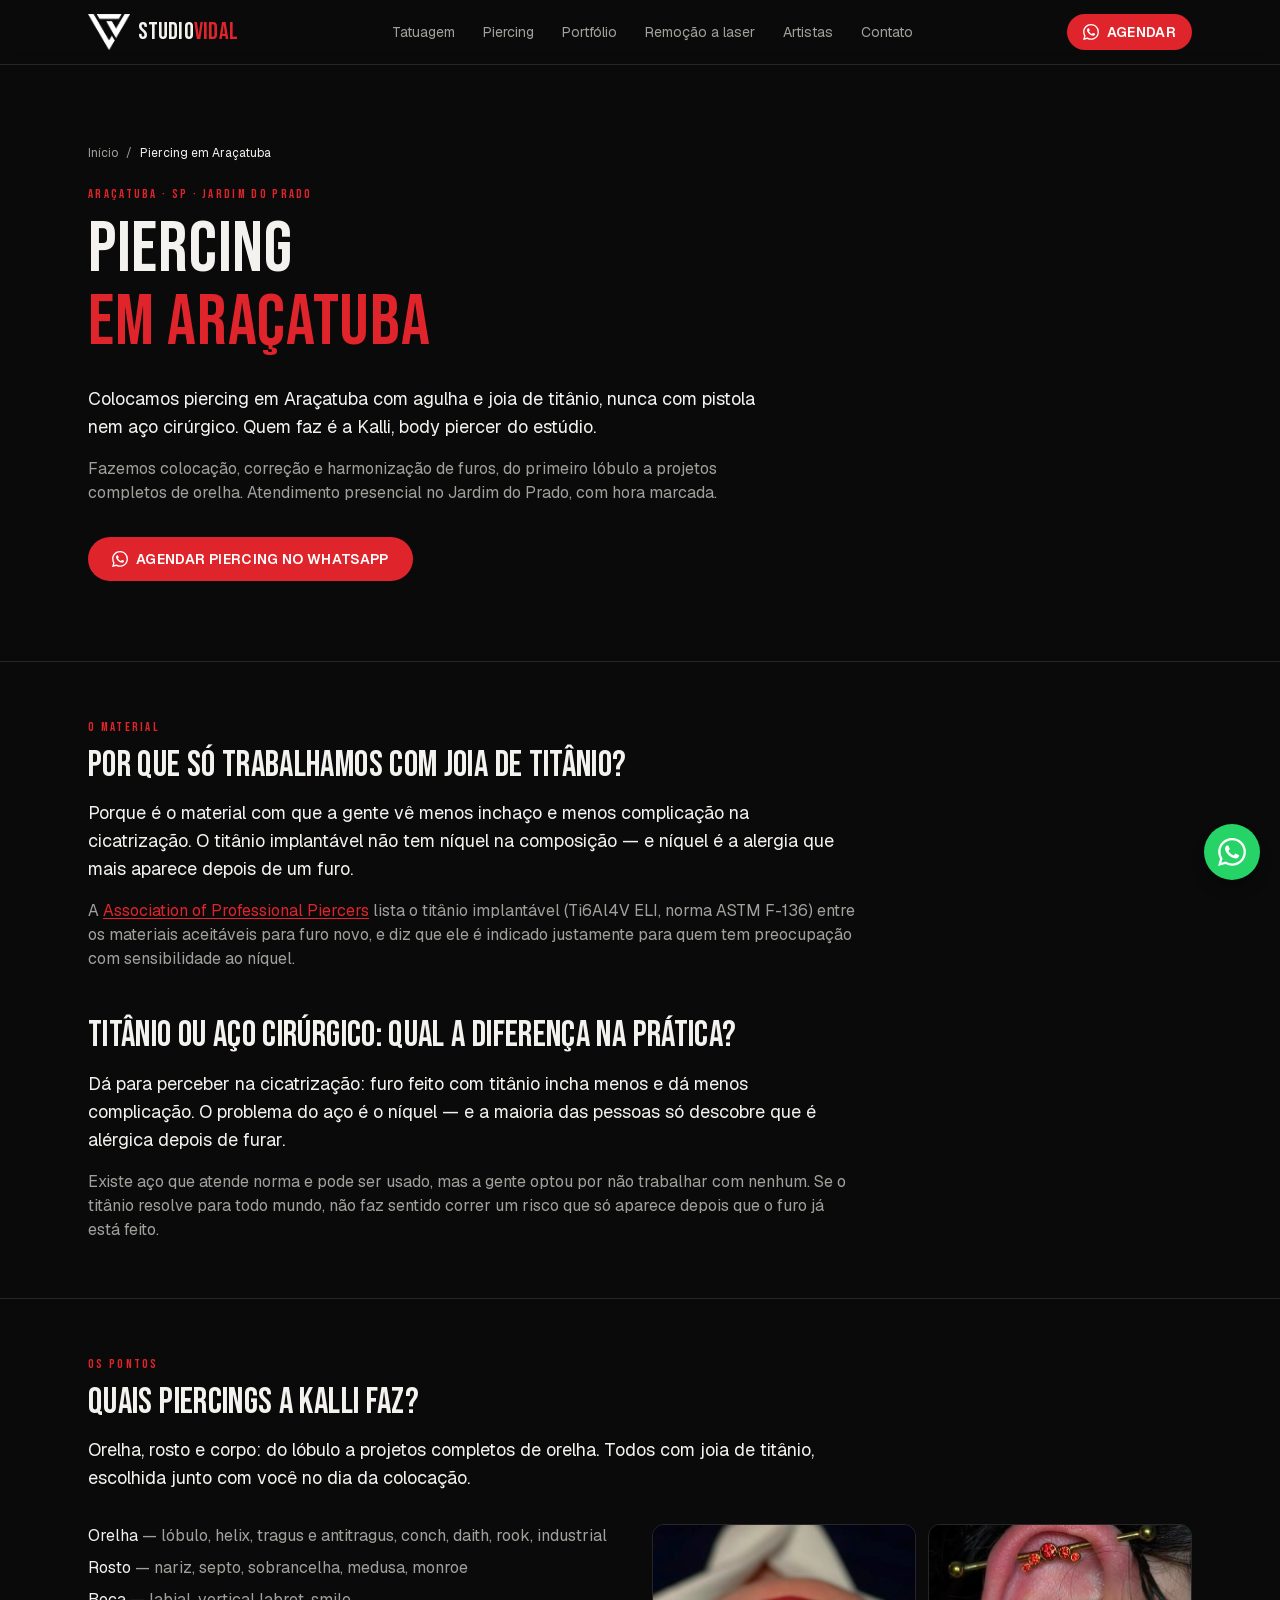
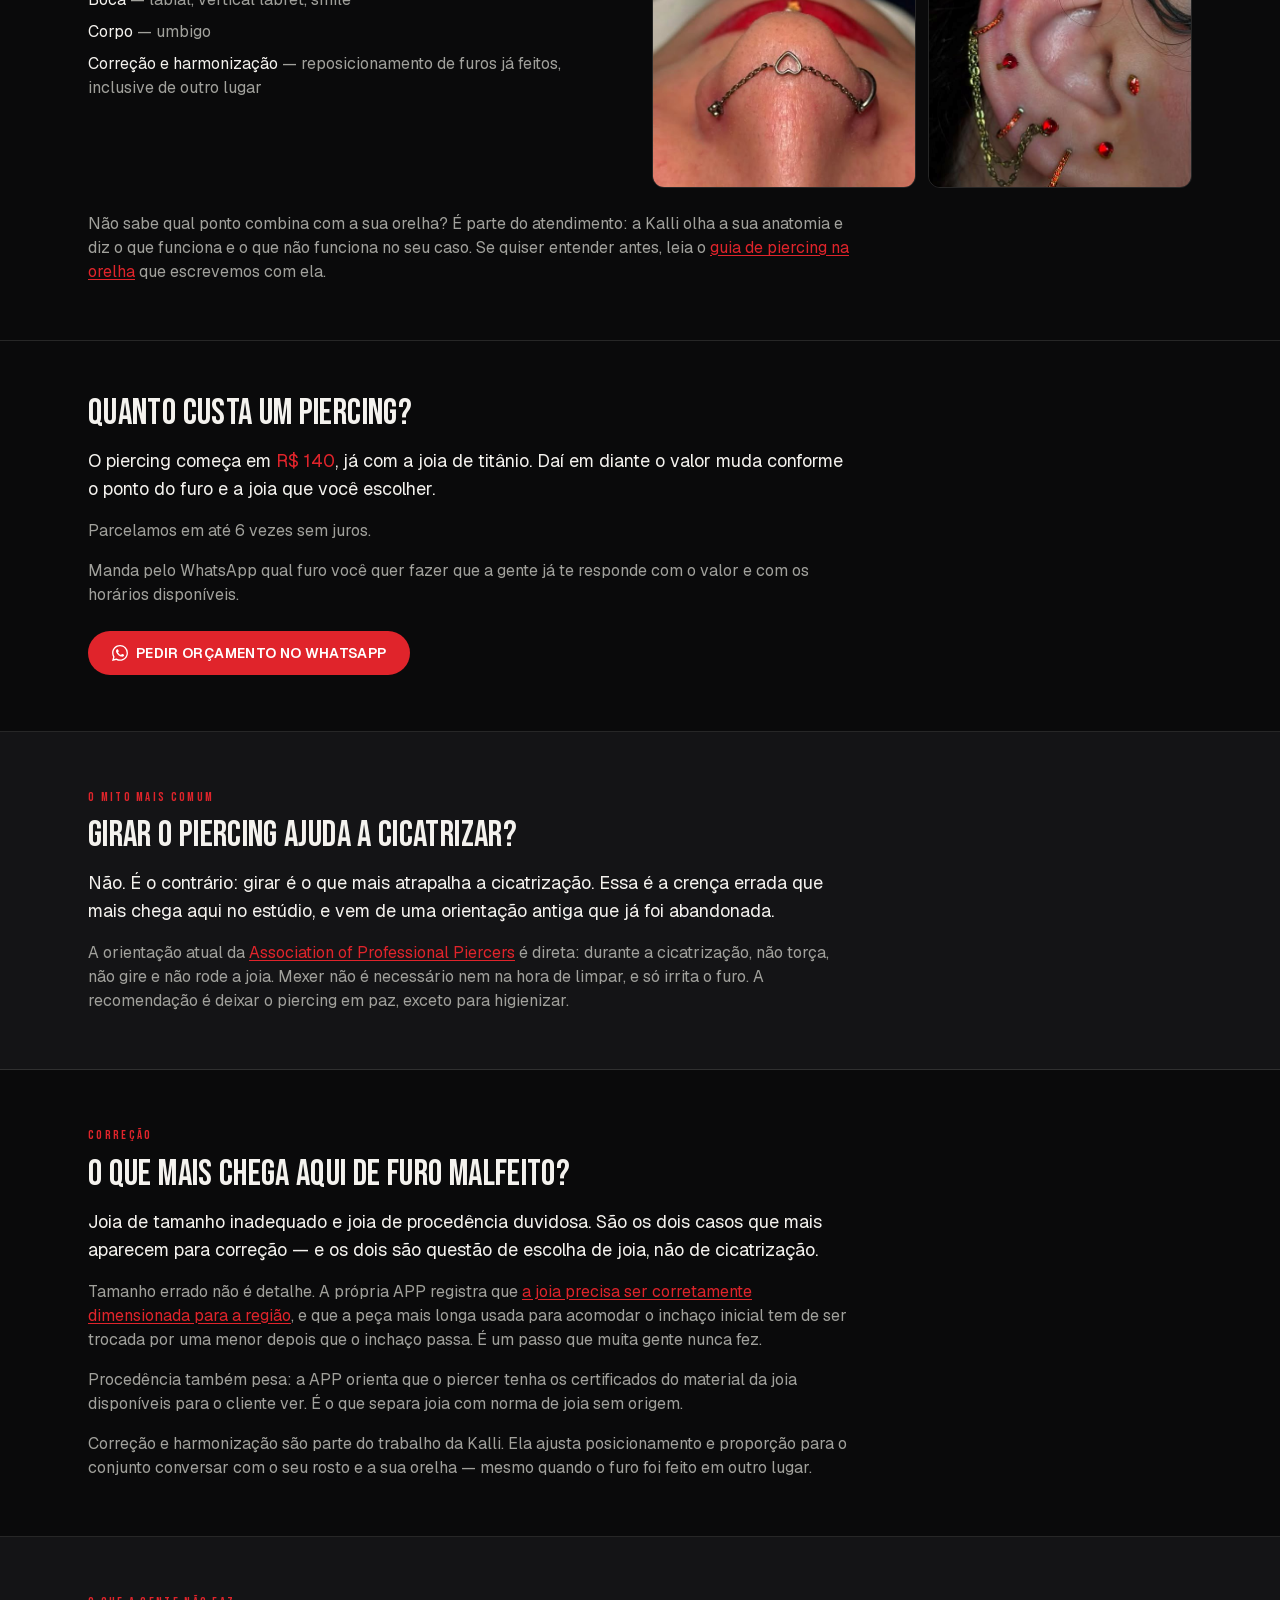
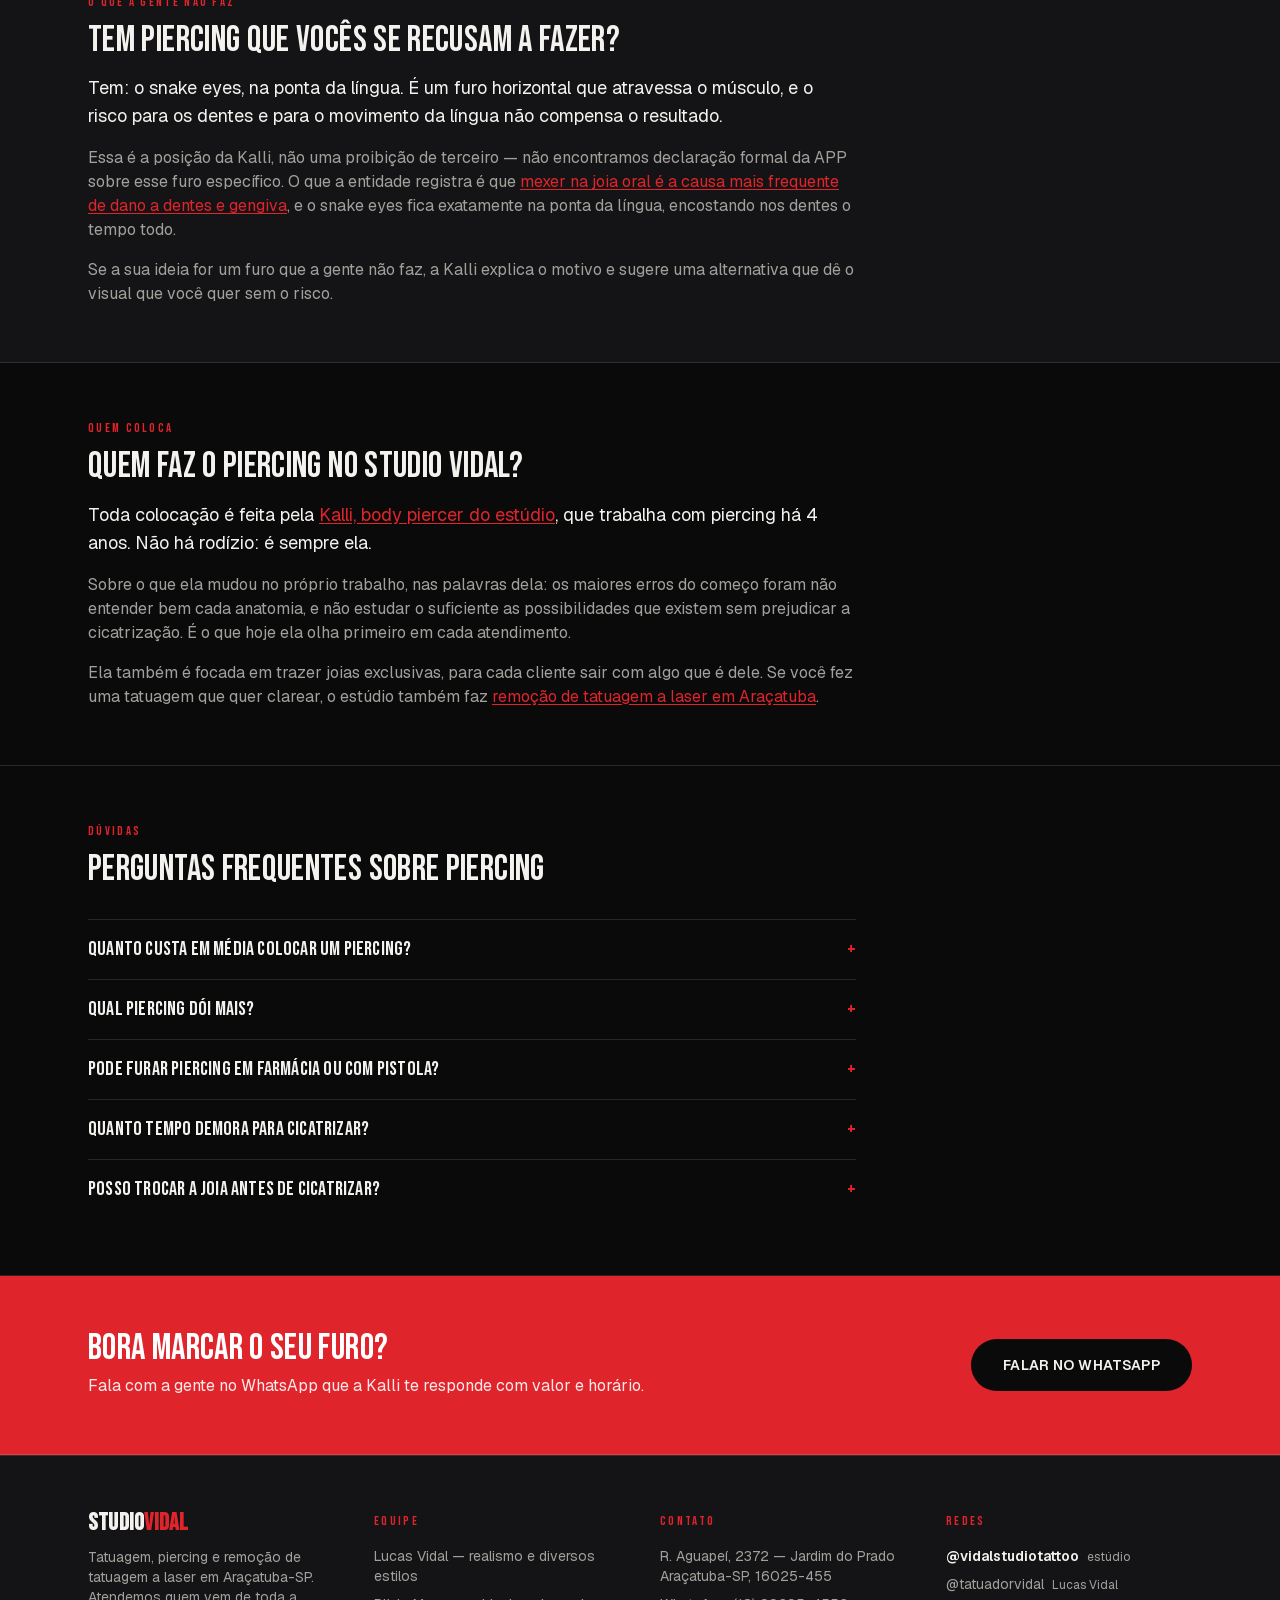
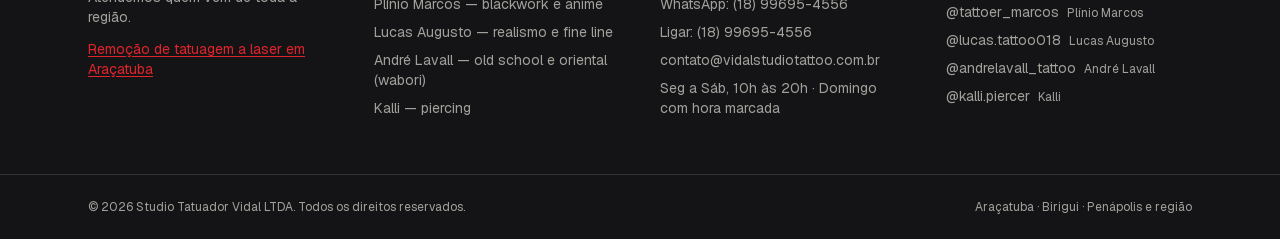
<file: piercing-aracatuba/index.html>
<!DOCTYPE html><html lang="pt-BR" class="geist_286012c1-module__On7J0G__variable bebas_neue_35dde67c-module__gbz6pq__variable h-full"><head><meta charSet="utf-8"/><meta name="viewport" content="width=device-width, initial-scale=1"/><link rel="preload" href="/_next/static/media/7178b3e590c64307-s.p.21jp631_3pja2.woff2" as="font" crossorigin="" type="font/woff2"/><link rel="preload" href="/_next/static/media/caa3a2e1cccd8315-s.p.0wgildi0cnwt9.woff2" as="font" crossorigin="" type="font/woff2"/><link rel="preload" href="/_next/static/media/fabcf92ba1ccea36-s.p.1w_qz2ahumqmz.woff2" as="font" crossorigin="" type="font/woff2"/><link rel="preload" as="image" href="/logo.png"/><link rel="preload" href="/artistas/kalli/01.jpg" as="image"/><link rel="preload" href="/artistas/kalli/02.jpg" as="image"/><link rel="stylesheet" href="/_next/static/chunks/2mdvxqg6js-as.css" data-precedence="next"/><link rel="preload" as="script" fetchPriority="low" href="/_next/static/chunks/3l04zcqx63h3y.js"/><script src="/_next/static/chunks/3smteaqlw7m56.js" async=""></script><script src="/_next/static/chunks/08ttfj81-47mu.js" async=""></script><script src="/_next/static/chunks/turbopack-2fn_jka5vi9vg.js" async=""></script><script src="/_next/static/chunks/3fntmmi971322.js" async="" crossorigin=""></script><script src="/_next/static/chunks/0rp-hp2q_l__x.js" async="" crossorigin=""></script><meta name="next-size-adjust" content=""/><title>Piercing em Araçatuba com Joia de Titânio | Studio Vidal</title><meta name="description" content="Colocação de piercing em Araçatuba-SP: agulha e joia de titânio, nunca aço cirúrgico. Veja quanto custa e agende com a Kalli pelo WhatsApp."/><meta name="robots" content="index, follow"/><link rel="canonical" href="https://vidalstudiotattoo.com.br/piercing-aracatuba/"/><meta name="google-site-verification" content="hvZZctJJMVmrsGWq0S1Wy24OekyN2QrZqn3JxtMqLF4"/><meta property="og:title" content="Piercing em Araçatuba — só com joia de titânio | Studio Vidal"/><meta property="og:description" content="Colocação, correção e harmonização de piercing no Jardim do Prado, em Araçatuba. Só titânio, nunca aço cirúrgico."/><meta property="og:url" content="https://vidalstudiotattoo.com.br/piercing-aracatuba/"/><meta property="og:locale" content="pt_BR"/><meta property="og:image" content="https://vidalstudiotattoo.com.br/og.jpg"/><meta property="og:image:width" content="1200"/><meta property="og:image:height" content="630"/><meta property="og:image:alt" content="Piercing em Araçatuba — Studio Vidal"/><meta property="og:type" content="website"/><meta name="twitter:card" content="summary_large_image"/><meta name="twitter:title" content="Piercing em Araçatuba — só com joia de titânio | Studio Vidal"/><meta name="twitter:description" content="Colocação, correção e harmonização de piercing no Jardim do Prado, em Araçatuba. Só titânio, nunca aço cirúrgico."/><meta name="twitter:image" content="https://vidalstudiotattoo.com.br/og.jpg"/><meta name="twitter:image:alt" content="Piercing em Araçatuba — Studio Vidal"/><meta name="twitter:image:width" content="1200"/><meta name="twitter:image:height" content="630"/><link rel="icon" href="/icon.png?icon.0lt39u8jc4_on.png" sizes="512x512" type="image/png"/><script src="/_next/static/chunks/0cz1d0mv5g_q7.js" noModule=""></script></head><body class="min-h-full flex flex-col bg-ink text-bone"><div hidden=""><!--$--><!--/$--></div><script type="application/ld+json">{"@context":"https://schema.org","@type":"Service","name":"Colocação de piercing","serviceType":"Colocação de piercing com joia de titânio","description":"Colocação de piercing em Araçatuba-SP com agulha e joia de titânio implantável, incluindo correção e harmonização de furos. Feito pela Kalli, body piercer do Studio Vidal.","url":"https://vidalstudiotattoo.com.br/piercing-aracatuba/","provider":{"@type":"TattooParlor","name":"Studio Vidal","url":"https://vidalstudiotattoo.com.br","telephone":"+5518996954556","email":"contato@vidalstudiotattoo.com.br","address":{"@type":"PostalAddress","streetAddress":"R. Aguapeí, 2372","addressLocality":"Araçatuba","addressRegion":"SP","postalCode":"16025-455","addressCountry":"BR"}},"areaServed":[{"@type":"City","name":"Araçatuba"},{"@type":"City","name":"Birigui"},{"@type":"City","name":"Penápolis"}],"employee":{"@type":"Person","name":"Kalli","jobTitle":"Body piercer","url":"https://vidalstudiotattoo.com.br/artistas/kalli/","sameAs":["https://instagram.com/kalli.piercer"]},"hasOfferCatalog":{"@type":"OfferCatalog","name":"Piercings feitos no Studio Vidal","itemListElement":[{"@type":"Offer","itemOffered":{"@type":"Service","name":"Piercing Lóbulo"}},{"@type":"Offer","itemOffered":{"@type":"Service","name":"Piercing Helix"}},{"@type":"Offer","itemOffered":{"@type":"Service","name":"Piercing Tragus e antitragus"}},{"@type":"Offer","itemOffered":{"@type":"Service","name":"Piercing Conch"}},{"@type":"Offer","itemOffered":{"@type":"Service","name":"Piercing Daith"}},{"@type":"Offer","itemOffered":{"@type":"Service","name":"Piercing Rook"}},{"@type":"Offer","itemOffered":{"@type":"Service","name":"Piercing Industrial"}},{"@type":"Offer","itemOffered":{"@type":"Service","name":"Piercing Nariz"}},{"@type":"Offer","itemOffered":{"@type":"Service","name":"Piercing Septo"}},{"@type":"Offer","itemOffered":{"@type":"Service","name":"Piercing Sobrancelha"}},{"@type":"Offer","itemOffered":{"@type":"Service","name":"Piercing Umbigo"}},{"@type":"Offer","itemOffered":{"@type":"Service","name":"Piercing Correção e harmonização de furos"}}]}}</script><script type="application/ld+json">{"@context":"https://schema.org","@type":"FAQPage","mainEntity":[{"@type":"Question","name":"Quanto custa em média colocar um piercing?","acceptedAnswer":{"@type":"Answer","text":"O valor depende do ponto do furo e da joia de titânio escolhida, então passamos o orçamento na conversa e não por tabela fixa. Manda pelo WhatsApp qual furo você quer fazer que a gente responde com o valor e com os horários disponíveis."}},{"@type":"Question","name":"Qual piercing dói mais?","acceptedAnswer":{"@type":"Answer","text":"Varia muito de pessoa para pessoa, mas de forma geral os furos em cartilagem — como helix, conch e daith — incomodam mais que o lóbulo, que é tecido mole. A colocação em si dura poucos segundos. Se a dor é o que está te segurando, fala com a Kalli antes: ela explica o que esperar do ponto que você quer."}},{"@type":"Question","name":"Pode furar piercing em farmácia ou com pistola?","acceptedAnswer":{"@type":"Answer","text":"A gente não trabalha com pistola, e é uma decisão técnica. A pistola não permite escolher a joia certa nem o tamanho certo para a sua anatomia, e é justamente joia de tamanho inadequado o que mais chega aqui para correção. Trabalhamos só com agulha e joia de titânio, em procedimento individual."}},{"@type":"Question","name":"Quanto tempo demora para cicatrizar?","acceptedAnswer":{"@type":"Answer","text":"Depende do local e do corpo de cada pessoa, e a gente não trabalha com prazo fixo. Na experiência da Kalli, umbigo e orelha são os mais delicados e pedem mais paciência. Na colocação você recebe a orientação para o seu caso."}},{"@type":"Question","name":"Posso trocar a joia antes de cicatrizar?","acceptedAnswer":{"@type":"Answer","text":"Melhor não trocar por conta própria. A orientação da Association of Professional Piercers é deixar a joia inicial no lugar durante toda a cicatrização, a não ser que haja problema de tamanho, modelo ou material — e muitos piercings precisam de uma troca por peça menor antes de cicatrizar por completo. Essa troca quem avalia é a Kalli."}}]}</script><script type="application/ld+json">{"@context":"https://schema.org","@type":"BreadcrumbList","itemListElement":[{"@type":"ListItem","position":1,"name":"Início","item":"https://vidalstudiotattoo.com.br/"},{"@type":"ListItem","position":2,"name":"Piercing em Araçatuba","item":"https://vidalstudiotattoo.com.br/piercing-aracatuba/"}]}</script><span id="top"></span><header class="sticky top-0 z-50 border-b border-line bg-ink/90 backdrop-blur"><div class="container-x flex h-16 items-center justify-between"><a href="/" class="flex items-center gap-2" aria-label="Studio Vidal"><img src="/logo.png" alt="" aria-hidden="true" class="h-9 w-auto [filter:brightness(0)_invert(1)]"/><span class="font-display text-2xl tracking-wide">Studio<span class="text-accent">Vidal</span></span></a><nav class="hidden items-center gap-7 md:flex"><a href="/#tatuagem" class="text-sm text-muted transition-colors hover:text-bone">Tatuagem</a><a href="/piercing-aracatuba/" class="text-sm text-muted transition-colors hover:text-bone">Piercing</a><a href="/#portfolio" class="text-sm text-muted transition-colors hover:text-bone">Portfólio</a><a href="/remocao-de-tatuagem-a-laser-aracatuba/" class="text-sm text-muted transition-colors hover:text-bone">Remoção a laser</a><a href="/artistas/" class="text-sm text-muted transition-colors hover:text-bone">Artistas</a><a href="/#contato" class="text-sm text-muted transition-colors hover:text-bone">Contato</a></nav><div class="hidden md:block"><a href="https://wa.me/5518996954556?text=Ol%C3%A1!%20Vim%20pelo%20site%20e%20gostaria%20de%20uma%20informa%C3%A7%C3%A3o." target="_blank" rel="noopener noreferrer" class="inline-flex items-center justify-center gap-2 rounded-full px-6 py-3 text-sm font-semibold uppercase tracking-wide transition-colors bg-accent text-white hover:bg-accent-hover !py-2 !px-4"><svg viewBox="0 0 24 24" aria-hidden="true" class="h-4 w-4 fill-current"><path d="M17.472 14.382c-.297-.149-1.758-.867-2.03-.967-.273-.099-.471-.148-.67.15-.197.297-.767.966-.94 1.164-.173.199-.347.223-.644.075-.297-.15-1.255-.463-2.39-1.475-.883-.788-1.48-1.761-1.653-2.059-.173-.297-.018-.458.13-.606.134-.133.297-.347.446-.52.149-.174.198-.298.298-.497.099-.198.05-.371-.025-.52-.075-.149-.669-1.612-.916-2.207-.242-.579-.487-.5-.669-.51l-.57-.01c-.198 0-.52.074-.792.372-.272.297-1.04 1.016-1.04 2.479 0 1.462 1.065 2.875 1.213 3.074.149.198 2.096 3.2 5.077 4.487.709.306 1.262.489 1.694.625.712.227 1.36.195 1.871.118.571-.085 1.758-.719 2.006-1.413.248-.694.248-1.289.173-1.413-.074-.124-.272-.198-.57-.347m-5.421 7.403h-.004a9.87 9.87 0 01-5.031-1.378l-.361-.214-3.741.982.998-3.648-.235-.374a9.86 9.86 0 01-1.51-5.26c.001-5.45 4.436-9.884 9.888-9.884 2.64 0 5.122 1.03 6.988 2.898a9.825 9.825 0 012.893 6.994c-.003 5.45-4.437 9.884-9.885 9.884m8.413-18.297A11.815 11.815 0 0012.05 0C5.495 0 .16 5.335.157 11.892c0 2.096.547 4.142 1.588 5.945L.057 24l6.305-1.654a11.882 11.882 0 005.683 1.448h.005c6.554 0 11.89-5.335 11.893-11.893a11.821 11.821 0 00-3.48-8.413z"></path></svg>Agendar</a></div><button type="button" aria-label="Abrir menu" aria-expanded="false" class="md:hidden"><span class="block h-0.5 w-6 bg-bone"></span><span class="mt-1.5 block h-0.5 w-6 bg-bone"></span><span class="mt-1.5 block h-0.5 w-6 bg-bone"></span></button></div></header><main class="flex-1"><section class="border-b border-line"><div class="container-x py-14 md:py-20"><nav aria-label="Você está aqui" class="mb-6 text-xs text-muted"><a href="/" class="hover:text-bone">Início</a><span class="mx-2">/</span><span class="text-bone">Piercing em Araçatuba</span></nav><p class="kicker mb-3">Araçatuba · SP · Jardim do Prado</p><h1 class="font-display text-5xl leading-[0.95] sm:text-6xl md:text-7xl">Piercing<!-- --> <span class="mt-1 block text-accent">em Araçatuba</span></h1><p class="mt-7 max-w-2xl text-lg text-bone">Colocamos piercing em Araçatuba com agulha e joia de titânio, nunca com pistola nem aço cirúrgico. Quem faz é a Kalli, body piercer do estúdio.</p><p class="mt-4 max-w-2xl text-muted">Fazemos colocação, correção e harmonização de furos, do primeiro lóbulo a projetos completos de orelha. Atendimento presencial no Jardim do Prado, com hora marcada.</p><div class="mt-8"><a href="https://wa.me/5518996954556?text=Ol%C3%A1!%20Vim%20pelo%20site%20e%20gostaria%20de%20agendar%20um%20piercing%20com%20a%20Kalli." target="_blank" rel="noopener noreferrer" class="inline-flex items-center justify-center gap-2 rounded-full px-6 py-3 text-sm font-semibold uppercase tracking-wide transition-colors bg-accent text-white hover:bg-accent-hover "><svg viewBox="0 0 24 24" aria-hidden="true" class="h-4 w-4 fill-current"><path d="M17.472 14.382c-.297-.149-1.758-.867-2.03-.967-.273-.099-.471-.148-.67.15-.197.297-.767.966-.94 1.164-.173.199-.347.223-.644.075-.297-.15-1.255-.463-2.39-1.475-.883-.788-1.48-1.761-1.653-2.059-.173-.297-.018-.458.13-.606.134-.133.297-.347.446-.52.149-.174.198-.298.298-.497.099-.198.05-.371-.025-.52-.075-.149-.669-1.612-.916-2.207-.242-.579-.487-.5-.669-.51l-.57-.01c-.198 0-.52.074-.792.372-.272.297-1.04 1.016-1.04 2.479 0 1.462 1.065 2.875 1.213 3.074.149.198 2.096 3.2 5.077 4.487.709.306 1.262.489 1.694.625.712.227 1.36.195 1.871.118.571-.085 1.758-.719 2.006-1.413.248-.694.248-1.289.173-1.413-.074-.124-.272-.198-.57-.347m-5.421 7.403h-.004a9.87 9.87 0 01-5.031-1.378l-.361-.214-3.741.982.998-3.648-.235-.374a9.86 9.86 0 01-1.51-5.26c.001-5.45 4.436-9.884 9.888-9.884 2.64 0 5.122 1.03 6.988 2.898a9.825 9.825 0 012.893 6.994c-.003 5.45-4.437 9.884-9.885 9.884m8.413-18.297A11.815 11.815 0 0012.05 0C5.495 0 .16 5.335.157 11.892c0 2.096.547 4.142 1.588 5.945L.057 24l6.305-1.654a11.882 11.882 0 005.683 1.448h.005c6.554 0 11.89-5.335 11.893-11.893a11.821 11.821 0 00-3.48-8.413z"></path></svg>Agendar piercing no WhatsApp</a></div></div></section><section class="border-b border-line"><div class="container-x py-14"><p class="kicker mb-3">O material</p><h2 class="font-display text-3xl sm:text-4xl">Por que só trabalhamos com joia de titânio?</h2><p class="mt-4 max-w-3xl text-lg text-bone">Porque é o material com que a gente vê menos inchaço e menos complicação na cicatrização. O titânio implantável não tem níquel na composição — e níquel é a alergia que mais aparece depois de um furo.</p><p class="mt-4 max-w-3xl text-muted">A<!-- --> <a href="https://safepiercing.org/jewelry-for-initial-piercings/" target="_blank" rel="noopener noreferrer" class="text-accent underline underline-offset-2">Association of Professional Piercers</a> <!-- -->lista o titânio implantável (Ti6Al4V ELI, norma ASTM F-136) entre os materiais aceitáveis para furo novo, e diz que ele é indicado justamente para quem tem preocupação com sensibilidade ao níquel.</p><h2 class="font-display mt-12 text-3xl sm:text-4xl">Titânio ou aço cirúrgico: qual a diferença na prática?</h2><p class="mt-4 max-w-3xl text-lg text-bone">Dá para perceber na cicatrização: furo feito com titânio incha menos e dá menos complicação. O problema do aço é o níquel — e a maioria das pessoas só descobre que é alérgica depois de furar.</p><p class="mt-4 max-w-3xl text-muted">Existe aço que atende norma e pode ser usado, mas a gente optou por não trabalhar com nenhum. Se o titânio resolve para todo mundo, não faz sentido correr um risco que só aparece depois que o furo já está feito.</p></div></section><section class="border-b border-line"><div class="container-x py-14"><p class="kicker mb-3">Os pontos</p><h2 class="font-display text-3xl sm:text-4xl">Quais piercings a Kalli faz?</h2><p class="mt-4 max-w-3xl text-lg text-bone">Orelha, rosto e corpo: do lóbulo a projetos completos de orelha. Todos com joia de titânio, escolhida junto com você no dia da colocação.</p><div class="mt-8 grid gap-6 md:grid-cols-2"><ul class="space-y-2 text-muted"><li><span class="text-bone">Orelha</span> — lóbulo, helix, tragus e antitragus, conch, daith, rook, industrial</li><li><span class="text-bone">Rosto</span> — nariz, septo, sobrancelha, medusa, monroe</li><li><span class="text-bone">Boca</span> — labial, vertical labret, smile</li><li><span class="text-bone">Corpo</span> — umbigo</li><li><span class="text-bone">Correção e harmonização</span> — reposicionamento de furos já feitos, inclusive de outro lugar</li></ul><div class="grid grid-cols-2 gap-3"><img src="/artistas/kalli/01.jpg" alt="Piercing com joia de titânio feito pela Kalli — Studio Vidal, Araçatuba 1" class="aspect-square w-full rounded-xl border border-line object-cover"/><img src="/artistas/kalli/02.jpg" alt="Piercing com joia de titânio feito pela Kalli — Studio Vidal, Araçatuba 2" class="aspect-square w-full rounded-xl border border-line object-cover"/></div></div><p class="mt-6 max-w-3xl text-muted">Não sabe qual ponto combina com a sua orelha? É parte do atendimento: a Kalli olha a sua anatomia e diz o que funciona e o que não funciona no seu caso. Se quiser entender antes, leia o<!-- --> <a href="/blog/piercing-na-orelha/" class="text-accent underline underline-offset-2">guia de piercing na orelha</a> <!-- -->que escrevemos com ela.</p></div></section><section class="border-b border-line"><div class="container-x py-14"><h2 class="font-display text-3xl sm:text-4xl">Quanto custa um piercing?</h2><p class="mt-4 max-w-3xl text-lg text-bone">O piercing começa em <span class="text-accent">R$ 140</span>, já com a joia de titânio. Daí em diante o valor muda conforme o ponto do furo e a joia que você escolher.</p><p class="mt-4 max-w-3xl text-muted">Parcelamos em até 6 vezes sem juros.</p><p class="mt-4 max-w-3xl text-muted">Manda pelo WhatsApp qual furo você quer fazer que a gente já te responde com o valor e com os horários disponíveis.</p><div class="mt-6"><a href="https://wa.me/5518996954556?text=Ol%C3%A1!%20Vim%20pelo%20site%20e%20gostaria%20de%20agendar%20um%20piercing%20com%20a%20Kalli." target="_blank" rel="noopener noreferrer" class="inline-flex items-center justify-center gap-2 rounded-full px-6 py-3 text-sm font-semibold uppercase tracking-wide transition-colors bg-accent text-white hover:bg-accent-hover "><svg viewBox="0 0 24 24" aria-hidden="true" class="h-4 w-4 fill-current"><path d="M17.472 14.382c-.297-.149-1.758-.867-2.03-.967-.273-.099-.471-.148-.67.15-.197.297-.767.966-.94 1.164-.173.199-.347.223-.644.075-.297-.15-1.255-.463-2.39-1.475-.883-.788-1.48-1.761-1.653-2.059-.173-.297-.018-.458.13-.606.134-.133.297-.347.446-.52.149-.174.198-.298.298-.497.099-.198.05-.371-.025-.52-.075-.149-.669-1.612-.916-2.207-.242-.579-.487-.5-.669-.51l-.57-.01c-.198 0-.52.074-.792.372-.272.297-1.04 1.016-1.04 2.479 0 1.462 1.065 2.875 1.213 3.074.149.198 2.096 3.2 5.077 4.487.709.306 1.262.489 1.694.625.712.227 1.36.195 1.871.118.571-.085 1.758-.719 2.006-1.413.248-.694.248-1.289.173-1.413-.074-.124-.272-.198-.57-.347m-5.421 7.403h-.004a9.87 9.87 0 01-5.031-1.378l-.361-.214-3.741.982.998-3.648-.235-.374a9.86 9.86 0 01-1.51-5.26c.001-5.45 4.436-9.884 9.888-9.884 2.64 0 5.122 1.03 6.988 2.898a9.825 9.825 0 012.893 6.994c-.003 5.45-4.437 9.884-9.885 9.884m8.413-18.297A11.815 11.815 0 0012.05 0C5.495 0 .16 5.335.157 11.892c0 2.096.547 4.142 1.588 5.945L.057 24l6.305-1.654a11.882 11.882 0 005.683 1.448h.005c6.554 0 11.89-5.335 11.893-11.893a11.821 11.821 0 00-3.48-8.413z"></path></svg>Pedir orçamento no WhatsApp</a></div></div></section><section class="border-b border-line bg-surface"><div class="container-x py-14"><p class="kicker mb-3">O mito mais comum</p><h2 class="font-display text-3xl sm:text-4xl">Girar o piercing ajuda a cicatrizar?</h2><p class="mt-4 max-w-3xl text-lg text-bone">Não. É o contrário: girar é o que mais atrapalha a cicatrização. Essa é a crença errada que mais chega aqui no estúdio, e vem de uma orientação antiga que já foi abandonada.</p><p class="mt-4 max-w-3xl text-muted">A orientação atual da<!-- --> <a href="https://safepiercing.org/aftercare/" target="_blank" rel="noopener noreferrer" class="text-accent underline underline-offset-2">Association of Professional Piercers</a> <!-- -->é direta: durante a cicatrização, não torça, não gire e não rode a joia. Mexer não é necessário nem na hora de limpar, e só irrita o furo. A recomendação é deixar o piercing em paz, exceto para higienizar.</p></div></section><section class="border-b border-line"><div class="container-x py-14"><p class="kicker mb-3">Correção</p><h2 class="font-display text-3xl sm:text-4xl">O que mais chega aqui de furo malfeito?</h2><p class="mt-4 max-w-3xl text-lg text-bone">Joia de tamanho inadequado e joia de procedência duvidosa. São os dois casos que mais aparecem para correção — e os dois são questão de escolha de joia, não de cicatrização.</p><p class="mt-4 max-w-3xl text-muted">Tamanho errado não é detalhe. A própria APP registra que<!-- --> <a href="https://safepiercing.org/oral-piercing-risks-safety-measures/" target="_blank" rel="noopener noreferrer" class="text-accent underline underline-offset-2">a joia precisa ser corretamente dimensionada para a região</a>, e que a peça mais longa usada para acomodar o inchaço inicial tem de ser trocada por uma menor depois que o inchaço passa. É um passo que muita gente nunca fez.</p><p class="mt-4 max-w-3xl text-muted">Procedência também pesa: a APP orienta que o piercer tenha os certificados do material da joia disponíveis para o cliente ver. É o que separa joia com norma de joia sem origem.</p><p class="mt-4 max-w-3xl text-muted">Correção e harmonização são parte do trabalho da Kalli. Ela ajusta posicionamento e proporção para o conjunto conversar com o seu rosto e a sua orelha — mesmo quando o furo foi feito em outro lugar.</p></div></section><section class="border-b border-line bg-surface"><div class="container-x py-14"><p class="kicker mb-3">O que a gente não faz</p><h2 class="font-display text-3xl sm:text-4xl">Tem piercing que vocês se recusam a fazer?</h2><p class="mt-4 max-w-3xl text-lg text-bone">Tem: o snake eyes, na ponta da língua. É um furo horizontal que atravessa o músculo, e o risco para os dentes e para o movimento da língua não compensa o resultado.</p><p class="mt-4 max-w-3xl text-muted">Essa é a posição da Kalli, não uma proibição de terceiro — não encontramos declaração formal da APP sobre esse furo específico. O que a entidade registra é que<!-- --> <a href="https://safepiercing.org/oral-piercing-risks-safety-measures/" target="_blank" rel="noopener noreferrer" class="text-accent underline underline-offset-2">mexer na joia oral é a causa mais frequente de dano a dentes e gengiva</a>, e o snake eyes fica exatamente na ponta da língua, encostando nos dentes o tempo todo.</p><p class="mt-4 max-w-3xl text-muted">Se a sua ideia for um furo que a gente não faz, a Kalli explica o motivo e sugere uma alternativa que dê o visual que você quer sem o risco.</p></div></section><section class="border-b border-line"><div class="container-x py-14"><p class="kicker mb-3">Quem coloca</p><h2 class="font-display text-3xl sm:text-4xl">Quem faz o piercing no Studio Vidal?</h2><p class="mt-4 max-w-3xl text-lg text-bone">Toda colocação é feita pela<!-- --> <a href="/artistas/kalli/" class="text-accent underline underline-offset-2">Kalli, body piercer do estúdio</a>, que trabalha com piercing há 4 anos. Não há rodízio: é sempre ela.</p><p class="mt-4 max-w-3xl text-muted">Sobre o que ela mudou no próprio trabalho, nas palavras dela: os maiores erros do começo foram não entender bem cada anatomia, e não estudar o suficiente as possibilidades que existem sem prejudicar a cicatrização. É o que hoje ela olha primeiro em cada atendimento.</p><p class="mt-4 max-w-3xl text-muted">Ela também é focada em trazer joias exclusivas, para cada cliente sair com algo que é dele. Se você fez uma tatuagem que quer clarear, o estúdio também faz<!-- --> <a href="/remocao-de-tatuagem-a-laser-aracatuba/" class="text-accent underline underline-offset-2">remoção de tatuagem a laser em Araçatuba</a>.</p></div></section><section class="border-b border-line"><div class="container-x py-14"><p class="kicker mb-3">Dúvidas</p><h2 class="font-display text-3xl sm:text-4xl">Perguntas frequentes sobre piercing</h2><div class="mt-8 max-w-3xl"><details class="group border-t border-line py-5"><summary class="flex cursor-pointer items-center justify-between gap-4 font-display text-xl text-bone">Quanto custa em média colocar um piercing?<span class="text-accent transition-transform group-open:rotate-45">+</span></summary><p class="mt-3 text-muted">O valor depende do ponto do furo e da joia de titânio escolhida, então passamos o orçamento na conversa e não por tabela fixa. Manda pelo WhatsApp qual furo você quer fazer que a gente responde com o valor e com os horários disponíveis.</p></details><details class="group border-t border-line py-5"><summary class="flex cursor-pointer items-center justify-between gap-4 font-display text-xl text-bone">Qual piercing dói mais?<span class="text-accent transition-transform group-open:rotate-45">+</span></summary><p class="mt-3 text-muted">Varia muito de pessoa para pessoa, mas de forma geral os furos em cartilagem — como helix, conch e daith — incomodam mais que o lóbulo, que é tecido mole. A colocação em si dura poucos segundos. Se a dor é o que está te segurando, fala com a Kalli antes: ela explica o que esperar do ponto que você quer.</p></details><details class="group border-t border-line py-5"><summary class="flex cursor-pointer items-center justify-between gap-4 font-display text-xl text-bone">Pode furar piercing em farmácia ou com pistola?<span class="text-accent transition-transform group-open:rotate-45">+</span></summary><p class="mt-3 text-muted">A gente não trabalha com pistola, e é uma decisão técnica. A pistola não permite escolher a joia certa nem o tamanho certo para a sua anatomia, e é justamente joia de tamanho inadequado o que mais chega aqui para correção. Trabalhamos só com agulha e joia de titânio, em procedimento individual.</p></details><details class="group border-t border-line py-5"><summary class="flex cursor-pointer items-center justify-between gap-4 font-display text-xl text-bone">Quanto tempo demora para cicatrizar?<span class="text-accent transition-transform group-open:rotate-45">+</span></summary><p class="mt-3 text-muted">Depende do local e do corpo de cada pessoa, e a gente não trabalha com prazo fixo. Na experiência da Kalli, umbigo e orelha são os mais delicados e pedem mais paciência. Na colocação você recebe a orientação para o seu caso.</p></details><details class="group border-t border-line py-5"><summary class="flex cursor-pointer items-center justify-between gap-4 font-display text-xl text-bone">Posso trocar a joia antes de cicatrizar?<span class="text-accent transition-transform group-open:rotate-45">+</span></summary><p class="mt-3 text-muted">Melhor não trocar por conta própria. A orientação da Association of Professional Piercers é deixar a joia inicial no lugar durante toda a cicatrização, a não ser que haja problema de tamanho, modelo ou material — e muitos piercings precisam de uma troca por peça menor antes de cicatrizar por completo. Essa troca quem avalia é a Kalli.</p></details></div></div></section><section class="border-b border-line bg-accent"><div class="container-x flex flex-col items-start gap-6 py-14 md:flex-row md:items-center md:justify-between"><div><h2 class="font-display text-3xl text-white sm:text-4xl">Bora marcar o seu furo?</h2><p class="mt-2 text-white/90">Fala com a gente no WhatsApp que a Kalli te responde com valor e horário.</p></div><a href="https://wa.me/5518996954556?text=Ol%C3%A1!%20Vim%20pelo%20site%20e%20gostaria%20de%20agendar%20um%20piercing%20com%20a%20Kalli." target="_blank" rel="noopener noreferrer" class="inline-flex items-center justify-center rounded-full bg-ink px-8 py-4 text-sm font-semibold uppercase tracking-wide text-bone transition-transform hover:scale-105">Falar no WhatsApp</a></div></section></main><footer id="contato" class="border-t border-line bg-surface"><div class="container-x grid gap-10 py-14 md:grid-cols-4"><div><p class="font-display text-2xl font-bold">Studio<span class="text-accent">Vidal</span></p><p class="mt-3 max-w-xs text-sm text-muted">Tatuagem, piercing e remoção de tatuagem a laser em Araçatuba-SP. Atendemos quem vem de toda a região.</p><p class="mt-3 text-sm"><a href="/remocao-de-tatuagem-a-laser-aracatuba/" class="text-accent underline underline-offset-2">Remoção de tatuagem a laser em Araçatuba</a></p></div><div class="text-sm"><h3 class="kicker mb-4">Equipe</h3><ul class="space-y-2 text-muted"><li><a href="/artistas/lucas-vidal/" class="hover:text-bone">Lucas Vidal<!-- --> —<!-- --> <!-- -->realismo e diversos estilos</a></li><li><a href="/artistas/plinio/" class="hover:text-bone">Plínio Marcos<!-- --> —<!-- --> <!-- -->blackwork e anime</a></li><li><a href="/artistas/lucas-augusto/" class="hover:text-bone">Lucas Augusto<!-- --> —<!-- --> <!-- -->realismo e fine line</a></li><li><a href="/artistas/andre-lavall/" class="hover:text-bone">André Lavall<!-- --> —<!-- --> <!-- -->old school e oriental (wabori)</a></li><li><a href="/artistas/kalli/" class="hover:text-bone">Kalli<!-- --> —<!-- --> <!-- -->piercing</a></li></ul></div><div class="text-sm"><h3 class="kicker mb-4">Contato</h3><ul class="space-y-2 text-muted"><li><a href="https://www.google.com/maps/search/?api=1&amp;query=Studio+Vidal+Ara%C3%A7atuba" target="_blank" rel="noopener noreferrer" class="hover:text-bone">R. Aguapeí, 2372<!-- --> — <!-- -->Jardim do Prado<br/>Araçatuba<!-- -->-<!-- -->SP<!-- -->, <!-- -->16025-455</a></li><li><a href="https://wa.me/5518996954556?text=Ol%C3%A1!%20Vim%20pelo%20site%20e%20gostaria%20de%20uma%20informa%C3%A7%C3%A3o." target="_blank" rel="noopener noreferrer" class="hover:text-bone">WhatsApp: <!-- -->(18) 99695-4556</a></li><li><a href="tel:+5518996954556" class="hover:text-bone">Ligar: <!-- -->(18) 99695-4556</a></li><li><a href="mailto:contato@vidalstudiotattoo.com.br" class="hover:text-bone">contato@vidalstudiotattoo.com.br</a></li><li>Seg a Sáb, 10h às 20h · Domingo com hora marcada</li></ul></div><div class="text-sm"><h3 class="kicker mb-4">Redes</h3><ul class="space-y-2 text-muted"><li><a href="https://www.instagram.com/vidalstudiotattoo/" target="_blank" rel="noopener noreferrer" class="font-semibold text-bone hover:text-accent">@vidalstudiotattoo</a><span class="ml-2 text-xs">estúdio</span></li><li><a href="https://instagram.com/tatuadorvidal" target="_blank" rel="noopener noreferrer" class="hover:text-bone">@tatuadorvidal</a><span class="ml-2 text-xs">Lucas Vidal</span></li><li><a href="https://instagram.com/tattoer_marcos" target="_blank" rel="noopener noreferrer" class="hover:text-bone">@tattoer_marcos</a><span class="ml-2 text-xs">Plínio Marcos</span></li><li><a href="https://instagram.com/lucas.tattoo018" target="_blank" rel="noopener noreferrer" class="hover:text-bone">@lucas.tattoo018</a><span class="ml-2 text-xs">Lucas Augusto</span></li><li><a href="https://instagram.com/andrelavall_tattoo" target="_blank" rel="noopener noreferrer" class="hover:text-bone">@andrelavall_tattoo</a><span class="ml-2 text-xs">André Lavall</span></li><li><a href="https://instagram.com/kalli.piercer" target="_blank" rel="noopener noreferrer" class="hover:text-bone">@kalli.piercer</a><span class="ml-2 text-xs">Kalli</span></li></ul></div></div><div class="border-t border-line"><div class="container-x flex flex-col gap-2 pb-24 pt-6 text-xs text-muted sm:flex-row sm:items-center sm:justify-between sm:pb-6"><p>© <!-- -->2026<!-- --> <!-- -->Studio Tatuador Vidal LTDA<!-- -->. Todos os direitos reservados.</p><p>Araçatuba · Birigui · Penápolis e região</p></div></div></footer><a href="https://wa.me/5518996954556?text=Ol%C3%A1!%20Vim%20pelo%20site%20e%20gostaria%20de%20agendar%20um%20piercing%20com%20a%20Kalli." target="_blank" rel="noopener noreferrer" aria-label="Falar no WhatsApp" class="fixed bottom-5 right-5 z-50 flex h-14 w-14 items-center justify-center rounded-full bg-[#25D366] shadow-lg shadow-black/30 transition-transform hover:scale-105"><svg viewBox="0 0 24 24" aria-hidden="true" class="h-7 w-7 fill-white"><path d="M17.472 14.382c-.297-.149-1.758-.867-2.03-.967-.273-.099-.471-.148-.67.15-.197.297-.767.966-.94 1.164-.173.199-.347.223-.644.075-.297-.15-1.255-.463-2.39-1.475-.883-.788-1.48-1.761-1.653-2.059-.173-.297-.018-.458.13-.606.134-.133.297-.347.446-.52.149-.174.198-.298.298-.497.099-.198.05-.371-.025-.52-.075-.149-.669-1.612-.916-2.207-.242-.579-.487-.5-.669-.51l-.57-.01c-.198 0-.52.074-.792.372-.272.297-1.04 1.016-1.04 2.479 0 1.462 1.065 2.875 1.213 3.074.149.198 2.096 3.2 5.077 4.487.709.306 1.262.489 1.694.625.712.227 1.36.195 1.871.118.571-.085 1.758-.719 2.006-1.413.248-.694.248-1.289.173-1.413-.074-.124-.272-.198-.57-.347m-5.421 7.403h-.004a9.87 9.87 0 01-5.031-1.378l-.361-.214-3.741.982.998-3.648-.235-.374a9.86 9.86 0 01-1.51-5.26c.001-5.45 4.436-9.884 9.888-9.884 2.64 0 5.122 1.03 6.988 2.898a9.825 9.825 0 012.893 6.994c-.003 5.45-4.437 9.884-9.885 9.884m8.413-18.297A11.815 11.815 0 0012.05 0C5.495 0 .16 5.335.157 11.892c0 2.096.547 4.142 1.588 5.945L.057 24l6.305-1.654a11.882 11.882 0 005.683 1.448h.005c6.554 0 11.89-5.335 11.893-11.893a11.821 11.821 0 00-3.48-8.413z"></path></svg></a><!--$--><!--/$--><script src="/_next/static/chunks/3l04zcqx63h3y.js" id="_R_" async=""></script><script>(self.__next_f=self.__next_f||[]).push([0])</script><script>self.__next_f.push([1,"1:\"$Sreact.fragment\"\n2:I[39756,[\"/_next/static/chunks/3fntmmi971322.js\"],\"default\"]\n3:I[37457,[\"/_next/static/chunks/3fntmmi971322.js\"],\"default\"]\n10:I[68027,[\"/_next/static/chunks/3fntmmi971322.js\"],\"default\",1]\n:HL[\"/_next/static/chunks/2mdvxqg6js-as.css\",\"style\"]\n:HL[\"/_next/static/media/7178b3e590c64307-s.p.21jp631_3pja2.woff2\",\"font\",{\"crossOrigin\":\"\",\"type\":\"font/woff2\"}]\n:HL[\"/_next/static/media/caa3a2e1cccd8315-s.p.0wgildi0cnwt9.woff2\",\"font\",{\"crossOrigin\":\"\",\"type\":\"font/woff2\"}]\n:HL[\"/_next/static/media/fabcf92ba1ccea36-s.p.1w_qz2ahumqmz.woff2\",\"font\",{\"crossOrigin\":\"\",\"type\":\"font/woff2\"}]\n4:T848,{\"@context\":\"https://schema.org\",\"@type\":\"Service\",\"name\":\"Colocação de piercing\",\"serviceType\":\"Colocação de piercing com joia de titânio\",\"description\":\"Colocação de piercing em Araçatuba-SP com agulha e joia de titânio implantável, incluindo correção e harmonização de furos. Feito pela Kalli, body piercer do Studio Vidal.\",\"url\":\"https://vidalstudiotattoo.com.br/piercing-aracatuba/\",\"provider\":{\"@type\":\"TattooParlor\",\"name\":\"Studio Vidal\",\"url\":\"https://vidalstudiotattoo.com.br\",\"telephone\":\"+5518996954556\",\"email\":\"contato@vidalstudiotattoo.com.br\",\"address\":{\"@type\":\"PostalAddress\",\"streetAddress\":\"R. Aguapeí, 2372\",\"addressLocality\":\"Araçatuba\",\"addressRegion\":\"SP\",\"postalCode\":\"16025-455\",\"addressCountry\":\"BR\"}},\"areaServed\":[{\"@type\":\"City\",\"name\":\"Araçatuba\"},{\"@type\":\"City\",\"name\":\"Birigui\"},{\"@type\":\"City\",\"name\":\"Penápolis\"}],\"employee\":{\"@type\":\"Person\",\"name\":\"Kalli\",\"jobTitle\":\"Body piercer\",\"url\":\"https://vidalstudiotattoo.com.br/artistas/kalli/\",\"sameAs\":[\"https://instagram.com/kalli.piercer\"]},\"hasOfferCatalog\":{\"@type\":\"OfferCatalog\",\"name\":\"Piercings feitos no Studio Vidal\",\"itemListElement\":[{\"@type\":\"Offer\",\"itemOffered\":{\"@type\":\"Service\",\"name\":\"Piercing Lóbulo\"}},{\"@type\":\"Offer\",\"itemOffered\":{\"@type\":\"Service\",\"name\":\"Piercing Helix\"}},{\"@type\":\"Offer\",\"itemOffered\":{\"@type\":\"Service\",\"name\":\"Piercing Tragus e antitragus\"}},{\"@type\":\"Offer\",\"itemOffered\":{\"@type\":\"Service\",\"name\":\"Piercing Conch\"}},{\"@type\":\"Offer\",\"itemOffered\":{\"@type\":\"Service\",\"name\":\"Piercing Daith\"}},{\"@type\":\"Offer\",\"itemOffered\":{\"@type\":\"Service\",\"name\":\"Piercing Rook\"}},{\"@type\":\"Offer\",\"itemOffered\":{\"@type\":\"Service\",\"name\":\"Piercing Industrial\"}},{\"@type\":\"Offer\",\"itemOffered\":{\"@type\":\"Service\",\"name\":\"Piercing Nariz\"}},{\"@type\":\"Offer\",\"itemOffered\":{\"@type\":\"Service\",\"name\":\"Piercing Septo\"}},{\"@type\":\"Offer\",\"itemOffered\":{\"@type\":\"Service\",\"name\":\"Piercing Sobrancelha\"}},{\"@type\":\"Offer\",\"itemOffered\":{\"@type\":\"Service\",\"name\":\"Piercing Umbigo\"}},{\"@type\":\"Offer\",\"itemOffered\":{\"@type\":\"Service\",\"name\":\"Piercing Correção e harmonização de furos\"}}]}}e:X\n0:{\"P\":null,\"c\":[\"\",\"piercing-aracatuba\",\"\"],\"q\":\"\",\"i\":false,\"f\":[[[\"\",{\"children\":[\"piercing-aracatuba\",{\"children\":[\"__PAGE__\",{},\"$undefined\",\"$undefined\",4608]},\"$undefined\",\"$undefined\",4608]},\"$undefined\",\"$undefined\",4624],[[\"$\",\"$1\",\"c\",{\"children\":[[[\"$\",\"link\",\"0\",{\"rel\":\"stylesheet\",\"href\":\"/_next/static/chunks/2mdvxqg6js-as.css\",\"precedence\":\"next\",\"crossOrigin\":\"$undefined\",\"nonce\":\"$undefined\"}],[\"$\",\"script\",\"script-0\",{\"src\":\"/_next/static/chunks/3fntmmi971322.js\",\"async\":true,\"nonce\":\"$undefined\"}]],[\"$\",\"html\",null,{\"lang\":\"pt-BR\",\"className\":\"geist_286012c1-module__On7J0G__variable bebas_neue_35dde67c-module__gbz6pq__variable h-full\",\"children\":[\"$\",\"body\",null,{\"className\":\"min-h-full flex flex-col bg-ink text-bone\",\"children\":[\"$\",\"$L2\",null,{\"parallelRouterKey\":\"children\",\"error\":\"$undefined\",\"errorStyles\":\"$undefined\",\"errorScripts\":\"$undefined\",\"template\":[\"$\",\"$L3\",null,{}],\"templateStyles\":\"$undefined\",\"templateScripts\":\"$undefined\",\"notFound\":[[[\"$\",\"title\",null,{\"children\":\"404: This page could not be found.\"}],[\"$\",\"div\",null,{\"style\":{\"fontFamily\":\"system-ui,\\\"Segoe UI\\\",Roboto,Helvetica,Arial,sans-serif,\\\"Apple Color Emoji\\\",\\\"Segoe UI Emoji\\\"\",\"height\":\"100vh\",\"textAlign\":\"center\",\"display\":\"flex\",\"flexDirection\":\"column\",\"alignItems\":\"center\",\"justifyContent\":\"center\"},\"children\":[\"$\",\"div\",null,{\"children\":[[\"$\",\"style\",null,{\"dangerouslySetInnerHTML\":{\"__html\":\"body{color:#000;background:#fff;margin:0}.next-error-h1{border-right:1px solid rgba(0,0,0,.3)}@media (prefers-color-scheme:dark){body{color:#fff;background:#000}.next-error-h1{border-right:1px solid rgba(255,255,255,.3)}}\"}}],[\"$\",\"h1\",null,{\"className\":\"next-error-h1\",\"style\":{\"display\":\"inline-block\",\"margin\":\"0 20px 0 0\",\"padding\":\"0 23px 0 0\",\"fontSize\":24,\"fontWeight\":500,\"verticalAlign\":\"top\",\"lineHeight\":\"49px\"},\"children\":404}],[\"$\",\"div\",null,{\"style\":{\"display\":\"inline-block\"},\"children\":[\"$\",\"h2\",null,{\"style\":{\"fontSize\":14,\"fontWeight\":400,\"lineHeight\":\"49px\",\"margin\":0},\"children\":\"This page could not be found.\"}]}]]}]}]],[]],\"forbidden\":\"$undefined\",\"unauthorized\":\"$undefined\"}]}]}]]}],{\"children\":[[\"$\",\"$1\",\"c\",{\"children\":[null,[\"$\",\"$L2\",null,{\"parallelRouterKey\":\"children\",\"error\":\"$undefined\",\"errorStyles\":\"$undefined\",\"errorScripts\":\"$undefined\",\"template\":[\"$\",\"$L3\",null,{}],\"templateStyles\":\"$undefined\",\"templateScripts\":\"$undefined\",\"notFound\":\"$undefined\",\"forbidden\":\"$undefined\",\"unauthorized\":\"$undefined\"}]]}],{\"children\":[[\"$\",\"$1\",\"c\",{\"children\":[[[\"$\",\"script\",null,{\"type\":\"application/ld+json\",\"dangerouslySetInnerHTML\":{\"__html\":\"$4\"}}],\"$L5\",\"$L6\",\"$L7\",\"$L8\",\"$L9\",\"$La\",\"$Lb\"],[\"$Lc\"],\"$Ld\"]}],{},null,false,null]},null,false,\"$e\"]},null,false,null],\"$Lf\",false]],\"m\":\"$undefined\",\"G\":[\"$10\",[\"$L11\"]],\"S\":true,\"h\":null,\"r\":\"$undefined\",\"s\":\"$undefined\",\"a\":\"$undefined\",\"l\":\"$undefined\",\"p\":\"$undefined\",\"d\":\"$undefined\",\"b\":\"GsANB55nMnQu10WNV41e1\"}\n13:I[2971,[\"/_next/static/chunks/3fntmmi971322.js\",\"/_next/static/chunks/0rp-hp2q_l__x.js\"],\"Header\"]\n24:I[97367,[\"/_next/static/chunks/3fntmmi971322.js\"],\"OutletBoundary\"]\n25:\"$Sreact.suspense\"\n27:I[97367,[\"/_next/static/chunks/3fntmmi971322.js\"],\"ViewportBoundary\"]\n29:I[97367,[\"/_next/static/chunks/3fntmmi971322.js\"],\"MetadataBoundary\"]\n12:T826,{\"@context\":\"https://schema.org\",\"@type\":\"FAQPage\",\"mainEntity\":[{\"@type\":\"Question\",\"name\":\"Quanto custa em média colocar um piercing?\",\"acceptedAnswer\":{\"@type\":\"Answer\",\"text\":\"O valor depende do ponto do furo e da joia de titânio escolhida, então passamos o orçamento na conversa e não por tabela fixa. Manda pelo WhatsApp qual furo você quer fazer que a gente responde com o valor e com os horários disponíveis.\"}},{\"@type\":\"Question\",\"name\":\"Qual piercing dói mais?\",\"acceptedAnswer\":{\"@type\":\"Answer\",\"text\":\"Varia muito de pessoa para pessoa, mas de forma geral os furos em cartilagem — como helix, conch e daith — incomodam mais que o lóbulo, que é tecido mole. A colocação em si dura poucos segundos. Se a dor é o que está te segurando, fala com a Kalli antes: ela explica o que esperar do ponto que você quer.\"}},{\"@type\":\"Question\",\"name\":\"Pode furar piercing em farmácia ou com pistola?\",\"acceptedAnswer\":{\"@type\":\"Answer\",\"text\":\"A gente não trabalha com pistola, e é uma decisão técnica. A pistola não permite escolher a joia certa nem o tamanho certo para a sua anatomia, e é justamente joia de tamanho inadequado o que mais chega aqui para correção. Trabalhamos só com agulha e joia de titânio, em procedimento individual.\"}},{\"@type\":\"Question\",\"name\":\"Quanto tempo demora para cicatrizar?\",\"acceptedAnswer\":{\"@type\":\"Answer\",\"text\":\"Depende do local e do corpo de cada pessoa, e a gente não trabalha com prazo fixo. Na experiência da Kalli, umbigo e orelha são os mais delicados e pedem mais paciência. Na colocação você recebe a orientação para o seu caso.\"}},{\"@type\":\"Question\",\"name\":\"Posso trocar a joia antes de cicatrizar?\",\"acceptedAnswer\":{\"@type\":\"Answer\",\"text\":\"Melhor não trocar por conta própria. A orientação da Association of Professional Piercers é deixar a joia inicial no lugar durante toda a cicatrização, a não ser que haja problema de tamanho, modelo ou material — e muitos piercings precisam de uma troca por peça menor antes de cicatrizar por completo. Essa troca quem avalia é a Kalli.\"}}]}5:[\"$\",\"script\",null,{\"type\":\"application/ld+json\",\"dangerouslySetInnerHTML\":{\"__html\":\"$12\"}}]\n6:[\"$\",\"script\",null,{\"type\":\"application/ld+json\",\"dangerouslySetInnerHTML\":{\"__html\":\"{\\\"@context\\\":\\\"https://schema.org\\\",\\\"@type\\\":\\\"BreadcrumbList\\\",\\\"itemListElement\\\":[{\\\"@type\\\":\\\"ListItem\\\",\\\"position\\\":1,\\\"name\\\":\\\"Início\\\",\\\"item\\\":\\\"https://vidalstudiotattoo.com.br/\\\"},{\\\"@type\\\":\\\"ListItem\\\",\\\"position\\\":2,\\\"name\\\":\\\"Piercing em Araçatuba\\\",\\\"item\\\":\\\"https://vidalstudiotattoo.com.br/piercing-aracatuba/\\\"}]}\"}}]\n7:[\"$\",\"span\",null,{\"id\":\"top\"}]\n8:[\"$\",\"$L13\",null,{\"hasLogo\":true}]\n14:T43f,M17.472 14.382c-.297-.149-1.758-.867-2.03-.967-.273-.099-.471-.148-.67.15-.197.297-.767.966-.94 1.164-.173.199-.347.223-.644.075-.297-.15-1.255-.463-2.39-1.475-.883-.788-1.48-1.761-1.653-2.059-.173-.297-.018-.458.13-.606.134-.133.297-.347.446-.52.149-.174.198-.298.298-.497.099-.198.05-.371-.025-.52-.075-.149-.669-1.612-.916-2.207-.242-.579-.487-.5-.669-.51l-.57-.01c-.198 0-.52.074-.792.372-.272.297-1.04 1.016-1.04 2.479 0 1.462 1.065 2.875 1.213 3.074.149.198 2.096 3.2 5.077 4.487.709.306 1.262.489 1.694.625.712.227 1.36.195 1.871.118.571-.085 1.758-.719 2.006-1.413.248-.694.248-1.289.173-1.413-.074-.124-.272-.198-.57-.347m-5.421 7.403h-.004a9.87 9.87 0 01-5.031-1.378l-.361-.214-3.741.982.998-3.648-.235-.374a9.86 9.86 0 01-1.51-5.26c.001-5.45 4.436-9.884 9.888-9.884 2.64 0 5.122 1.03 6.988 2.898a9.825 9.825 0 012.893 6.994c-.003 5.45-4.437 9.884-9.885 9.884m8.413-18.297A11.815 11.815 0 0012.05 0C5.495 0 .16 5.335.157 11.892c0 2.096.547 4.142 1.588 5.945L.057 24l6.305-1.654a11.882 11.882 0 005.683 1.448h.005c6.554 0 11.89-5.335 11.893-11.893a11.821 11.821 0 00-3.48-8.413z9:[\"$\",\"main\",null,{\"className\":\"flex-1\",\"children\":[[\"$\",\"section\",null,{\"className\":\"border-b border-line\",\"children\":[\"$\",\"div\",null,{\"className\":\"container-x py-14 md:py-20\",\"children\":[[\"$\",\"nav\",null,{\"aria-label\":\"Você está aqui\",\"className\":\"mb-6 text-xs text-muted\",\"children\":[[\"$\",\"a\",null,{\"href\":\"/\",\"className\":\"hover:text-bone\",\"children\":\"Início\"}],[\"$\",\"span\",null,{\"className\":\"mx-2\",\"children\":\"/\"}],[\"$\",\"span\",null,{\"className\":\"text-bone\",\"children\":\"Piercing em Araçatuba\"}]]}],[\"$\",\"p\",null,{\"className\":\"kicker mb-3\",\"children\":\"Araçatuba · SP · Jardim do Prado\"}],[\"$\",\"h1\",null,{\"className\":\"font-display text-5xl leading-[0.95] sm:text-6xl md:text-7xl\",\"children\":[\"Piercing\",\" \",[\"$\",\"span\",null,{\"className\":\"mt-1 block text-accent\",\"children\":\"em Araçatuba\"}]]}],[\"$\",\"p\",null,{\"className\":\"mt-7 max-w-2xl text-lg text-bone\",\"children\":\"Colocamos piercing em Araçatuba com agulha e joia de titânio, nunca com pistola nem aço cirúrgico. Quem faz é a Kalli, body piercer do estúdio.\"}],[\"$\",\"p\",null,{\"className\":\"mt-4 max-w-2xl text-muted\",\"children\":\"Fazemos colocação, correção e harmonização de furos, do primeiro lóbulo a projetos completos de orelha. Atendimento presencial no Jardim do Prado, com hora marcada.\"}],[\"$\",\"div\",null,{\"className\":\"mt-8\",\"children\":[\"$\",\"a\",null,{\"href\":\"https://wa.me/5518996954556?text=Ol%C3%A1!%20Vim%20pelo%20site%20e%20gostaria%20de%20agendar%20um%20piercing%20com%20a%20Kalli.\",\"target\":\"_blank\",\"rel\":\"noopener noreferrer\",\"className\":\"inline-flex items-center justify-center gap-2 rounded-full px-6 py-3 text-sm font-semibold uppercase tracking-wide transition-colors bg-accent text-white hover:bg-accent-hover \",\"children\":[[\"$\",\"svg\",null,{\"viewBox\":\"0 0 24 24\",\"aria-hidden\":\"true\",\"className\":\"h-4 w-4 fill-current\",\"children\":[\"$\",\"path\",null,{\"d\":\"$14\"}]}],\"Agendar piercing no WhatsApp\"]}]}]]}]}],[\"$\",\"section\",null,{\"className\":\"border-b border-line\",\"children\":[\"$\",\"div\",null,{\"className\":\"container-x py-14\",\"children\":[[\"$\",\"p\",null,{\"className\":\"kicker mb-3\",\"children\":\"O material\"}],[\"$\",\"h2\",null,{\"className\":\"font-display text-3xl sm:text-4xl\",\"children\":\"Por que só trabalhamos com joia de titânio?\"}],[\"$\",\"p\",null,{\"className\":\"mt-4 max-w-3xl text-lg text-bone\",\"children\":\"Porque é o material com que a gente vê menos inchaço e menos complicação na cicatrização. O titânio implantável não tem níquel na composição — e níquel é a alergia que mais aparece depois de um furo.\"}],[\"$\",\"p\",null,{\"className\":\"mt-4 max-w-3xl text-muted\",\"children\":[\"A\",\" \",[\"$\",\"a\",null,{\"href\":\"https://safepiercing.org/jewelry-for-initial-piercings/\",\"target\":\"_blank\",\"rel\":\"noopener noreferrer\",\"className\":\"text-accent underline underline-offset-2\",\"children\":\"Association of Professional Piercers\"}],\" \",\"lista o titânio implantável (Ti6Al4V ELI, norma ASTM F-136) entre os materiais aceitáveis para furo novo, e diz que ele é indicado justamente para quem tem preocupação com sensibilidade ao níquel.\"]}],\"$L15\",\"$L16\",\"$L17\"]}]}],\"$L18\",\"$L19\",\"$L1a\",\"$L1b\",\"$L1c\",\"$L1d\",\"$L1e\",\"$L1f\"]}]\na:[\"$\",\"footer\",null,{\"id\":\"contato\",\"className\":\"border-t border-line bg-surface\",\"children\":[[\"$\",\"div\",null,{\"className\":\"container-x grid gap-10 py-14 md:grid-cols-4\",\"children\":[[\"$\",\"div\",null,{\"children\":[[\"$\",\"p\",null,{\"className\":\"font-display text-2xl font-bold\",\"children\":[\"Studio\",[\"$\",\"span\",null,{\"className\":\"text-accent\",\"children\":\"Vidal\"}]]}],[\"$\",\"p\",null,{\"className\":\"mt-3 max-w-xs text-sm text-muted\",\"children\":\"Tatuagem, piercing e remoção de tatuagem a laser em Araçatuba-SP. Atendemos quem vem de toda a região.\"}],[\"$\",\"p\",null,{\"className\":\"mt-3 text-sm\",\"children\":[\"$\",\"a\",null,{\"href\":\"/remocao-de-tatuagem-a-laser-aracatuba/\",\"className\":\"text-accent underline underline-offset-2\",\"children\":\"Remoção de tatuagem a laser em Araçatuba\"}]}]]}],[\"$\",\"div\",null,{\"className\":\"text-sm\",\"children\":[[\"$\",\"h3\",null,{\"className\":\"kicker mb-4\",\"children\":\"Equipe\"}],[\"$\",\"ul\",null,{\"className\":\"space-y-2 text-muted\",\"children\":[[\"$\",\"li\",\"lucas-vidal\",{\"children\":[\"$\",\"a\",null,{\"href\":\"/artistas/lucas-vidal/\",\"className\":\"hover:text-bone\",\"children\":[\"Lucas Vidal\",\" —\",\" \",\"realismo e diversos estilos\"]}]}],[\"$\",\"li\",\"plinio\",{\"children\":[\"$\",\"a\",null,{\"href\":\"/artistas/plinio/\",\"className\":\"hover:text-bone\",\"children\":[\"Plínio Marcos\",\" —\",\" \",\"blackwork e anime\"]}]}],[\"$\",\"li\",\"lucas-augusto\",{\"children\":[\"$\",\"a\",null,{\"href\":\"/artistas/lucas-augusto/\",\"className\":\"hover:text-bone\",\"children\":[\"Lucas Augusto\",\" —\",\" \",\"realismo e fine line\"]}]}],[\"$\",\"li\",\"andre-lavall\",{\"children\":[\"$\",\"a\",null,{\"href\":\"/artistas/andre-lavall/\",\"className\":\"hover:text-bone\",\"children\":[\"André Lavall\",\" —\",\" \",\"old school e oriental (wabori)\"]}]}],[\"$\",\"li\",\"kalli\",{\"children\":[\"$\",\"a\",null,{\"href\":\"/artistas/kalli/\",\"className\":\"hover:text-bone\",\"children\":[\"Kalli\",\" —\",\" \",\"piercing\"]}]}]]}]]}],[\"$\",\"div\",null,{\"className\":\"text-sm\",\"children\":[[\"$\",\"h3\",null,{\"className\":\"kicker mb-4\",\"children\":\"Contato\"}],[\"$\",\"ul\",null,{\"className\":\"space-y-2 text-muted\",\"children\":[[\"$\",\"li\",null,{\"children\":[\"$\",\"a\",null,{\"href\":\"https://www.google.com/maps/search/?api=1\u0026query=Studio+Vidal+Ara%C3%A7atuba\",\"target\":\"_blank\",\"rel\":\"noopener noreferrer\",\"className\":\"hover:text-bone\",\"children\":[\"R. Aguapeí, 2372\",\" — \",\"Jardim do Prado\",[\"$\",\"br\",null,{}],\"Araçatuba\",\"-\",\"SP\",\", \",\"16025-455\"]}]}],[\"$\",\"li\",null,{\"children\":[\"$\",\"a\",null,{\"href\":\"https://wa.me/5518996954556?text=Ol%C3%A1!%20Vim%20pelo%20site%20e%20gostaria%20de%20uma%20informa%C3%A7%C3%A3o.\",\"target\":\"_blank\",\"rel\":\"noopener noreferrer\",\"className\":\"hover:text-bone\",\"children\":[\"WhatsApp: \",\"(18) 99695-4556\"]}]}],[\"$\",\"li\",null,{\"children\":[\"$\",\"a\",null,{\"href\":\"tel:+5518996954556\",\"className\":\"hover:text-bone\",\"children\":[\"Ligar: \",\"(18) 99695-4556\"]}]}],[\"$\",\"li\",null,{\"children\":[\"$\",\"a\",null,{\"href\":\"mailto:contato@vidalstudiotattoo.com.br\",\"className\":\"hover:text-bone\",\"children\":\"contato@vidalstudiotattoo.com.br\"}]}],[\"$\",\"li\",null,{\"children\":\"Seg a Sáb, 10h às 20h · Domingo com hora marcada\"}]]}]]}],[\"$\",\"div\",null,{\"className\":\"text-sm\",\"children\":[[\"$\",\"h3\",null,{\"className\":\"kicker mb-4\",\"children\":\"Redes\"}],[\"$\",\"ul\",null,{\"className\":\"space-y-2 text-muted\",\"children\":[[\"$\",\"li\",null,{\"children\":[[\"$\",\"a\",null,{\"href\":\"https://www.instagram.com/vidalstudiotattoo/\",\"target\":\"_blank\",\"rel\":\"noopener noreferrer\",\"className\":\"font-semibold text-bone hover:text-accent\",\"children\":\"@vidalstudiotattoo\"}],[\"$\",\"span\",null,{\"className\":\"ml-2 text-xs\",\"children\":\"estúdio\"}]]}],[[\"$\",\"li\",\"lucas-vidal\",{\"children\":[[\"$\",\"a\",null,{\"href\":\"https://instagram.com/tatuadorvidal\",\"target\":\"_blank\",\"rel\":\"noopener noreferrer\",\"className\":\"hover:text-bone\",\"children\":\"@tatuadorvidal\"}],[\"$\",\"span\",null,{\"className\":\"ml-2 text-xs\",\"children\":\"Lucas Vidal\"}]]}],[\"$\",\"li\",\"plinio\",{\"children\":[[\"$\",\"a\",null,{\"href\":\"https://instagram.com/tattoer_marcos\",\"target\":\"_blank\",\"rel\":\"noopener noreferrer\",\"className\":\"hover:text-bone\",\"children\":\"@tattoer_marcos\"}],[\"$\",\"span\",null,{\"className\":\"ml-2 text-xs\",\"children\":\"Plínio Marcos\"}]]}],[\"$\",\"li\",\"lucas-augusto\",{\"children\":[[\"$\",\"a\",null,{\"href\":\"https://instagram.com/lucas.tattoo018\",\"target\":\"_blank\",\"rel\":\"noopener noreferrer\",\"className\":\"hover:text-bone\",\"children\":\"@lucas.tattoo018\"}],[\"$\",\"span\",null,{\"className\":\"ml-2 text-xs\",\"children\":\"Lucas Augusto\"}]]}],[\"$\",\"li\",\"andre-lavall\",{\"children\":[[\"$\",\"a\",null,{\"href\":\"https://instagram.com/andrelavall_tattoo\",\"target\":\"_blank\",\"rel\":\"noopener noreferrer\",\"className\":\"hover:text-bone\",\"children\":\"@andrelavall_tattoo\"}],\"$L20\"]}],\"$L21\"]]}]]}]]}],\"$L22\"]}]\n23:T43f,M17.472 14.382c-.297-.149-1.758-.867-2.03-.967-.273-.099-.471-.148-.67.15-.197.297-.767.966-.94 1.164-.173.199-.347.223-.644.075-.297-.15-1.255-.463-2.39-1.475-.883-.788-1.48-1.761-1.653-2.059-.173-.297-.018-.458.13-.606.134-.133.297-.347.446-.52.149-.174.198-.298.298-.497.099-.198.05-.371-.025-.52-.075-.149-.669-1.612-.916-2.207-.242-.579-.487-.5-.669-.51l-.57-.01c-.198 0-.52.074-.792.372-.272.297-1.04 1.016-1.04 2.479 0 1.462 1.065 2.875 1.213 3.074.149.198 2.096 3.2 5.077 4.487.709.306 1.262.489 1.694.625.712.227 1.36.195 1.871.118.571-.085 1.758-.719 2.006-1.413.248-.694.248-1.289.173-1.413-.074-.124-.272-.198-.57-.347m-5.421 7.403h-.004a9.87 9.87 0 01-5.031-1.378l-.361-.214-3.741.982.998-3.648-.235-.374a9.86 9.86 0 01-1.51-5.26c.001-5.45 4.436-9.884 9.888-9.884 2.64 0 5.122 1.03 6.988 2.898a9.825 9.825 0 012.893 6.994c-.003 5.45-4.437 9.884-9.885 9.884m8.413-18.297A11.815 11.815 0 0012.05 0C5.495 0 .16 5.335.157 11.892c0 2.096.547 4.142 1.588 5.945L.057 24l6.305-1.654a11.882 11.882 0 005.683 1.448h.005c6.554 0 11.89-5.335 11.893-11.893a11.821 11.821 0 00-3.48-8.413zb:[\"$\",\"a\",null,{\"href\":\"https://wa.me/5518996954556?text=Ol%C3%A1!%20Vim%20pelo%20site%20e%20gostaria%20de%20agendar%20um%20piercing%20com%20a%20Kalli.\",\"target\":\"_blank\",\"rel\":\"noopener noreferrer\",\"aria-label\":\"Falar no WhatsApp\",\"className\":\"fixed bottom-5 right-5 z-50 flex h-14 w-14 items-center justify-center rounded-full bg-[#25D366] shadow-lg shadow-black/30 transition-transform hover:scale-105\",\"children\":[\"$\",\"svg\",null,{\"viewBox\":\"0 0 24 24\",\"aria-hidden\":\"true\",\"className\":\"h-7 w-7 fill-white\",\"children\":[\"$\",\"path\",null,{\"d\":\"$23\"}]}]}]\nc:[\"$\",\"script\",\"script-0\",{\"src\":\"/_next/static/chunks/0rp-hp2q_l__x.js\",\"async\":true,\"nonce\":\"$undefined\"}]\nd:[\"$\",\"$L24\",null,{\"children\":[\"$\",\"$25\",null,{\"name\":\"Next.MetadataOutlet\",\"children\":\"$@26\"}]}]\nf:[\"$\",\"$1\",\"h\",{\"children\":[null,[\"$\",\"$L27\",null,{\"children\":\"$L28\"}],[\"$\",\"div\",null,{\"hidden\":true,\"children\":[\"$\",\"$L29\",null,{\"children\":[\"$\",\"$25\",null,{\"name\":\"Next.Metadata\",\"children\":\"$L2a\"}]}]}],[\"$\",\"meta\",null,{\"name\":\"next-size-adjust\",\"content\":\"\"}]]}]\n11:[\"$\",\"link\",\"0\",{\"rel\":\"stylesheet\",\"href\":\"/_next/static/chunks/2mdvxqg6js-as.css\",\"precedence\":\"next\",\"crossOrigin\":\"$undefined\",\"nonce\":\"$undefined\"}]\n"])</script><script>self.__next_f.push([1,":HL[\"/artistas/kalli/01.jpg\",\"image\"]\n:HL[\"/artistas/kalli/02.jpg\",\"image\"]\ne:C\n15:[\"$\",\"h2\",null,{\"className\":\"font-display mt-12 text-3xl sm:text-4xl\",\"children\":\"Titânio ou aço cirúrgico: qual a diferença na prática?\"}]\n16:[\"$\",\"p\",null,{\"className\":\"mt-4 max-w-3xl text-lg text-bone\",\"children\":\"Dá para perceber na cicatrização: furo feito com titânio incha menos e dá menos complicação. O problema do aço é o níquel — e a maioria das pessoas só descobre que é alérgica depois de furar.\"}]\n17:[\"$\",\"p\",null,{\"className\":\"mt-4 max-w-3xl text-muted\",\"children\":\"Existe aço que atende norma e pode ser usado, mas a gente optou por não trabalhar com nenhum. Se o titânio resolve para todo mundo, não faz sentido correr um risco que só aparece depois que o furo já está feito.\"}]\n18:[\"$\",\"section\",null,{\"className\":\"border-b border-line\",\"children\":[\"$\",\"div\",null,{\"className\":\"container-x py-14\",\"children\":[[\"$\",\"p\",null,{\"className\":\"kicker mb-3\",\"children\":\"Os pontos\"}],[\"$\",\"h2\",null,{\"className\":\"font-display text-3xl sm:text-4xl\",\"children\":\"Quais piercings a Kalli faz?\"}],[\"$\",\"p\",null,{\"className\":\"mt-4 max-w-3xl text-lg text-bone\",\"children\":\"Orelha, rosto e corpo: do lóbulo a projetos completos de orelha. Todos com joia de titânio, escolhida junto com você no dia da colocação.\"}],[\"$\",\"div\",null,{\"className\":\"mt-8 grid gap-6 md:grid-cols-2\",\"children\":[[\"$\",\"ul\",null,{\"className\":\"space-y-2 text-muted\",\"children\":[[\"$\",\"li\",null,{\"children\":[[\"$\",\"span\",null,{\"className\":\"text-bone\",\"children\":\"Orelha\"}],\" — lóbulo, helix, tragus e antitragus, conch, daith, rook, industrial\"]}],[\"$\",\"li\",null,{\"children\":[[\"$\",\"span\",null,{\"className\":\"text-bone\",\"children\":\"Rosto\"}],\" — nariz, septo, sobrancelha, medusa, monroe\"]}],[\"$\",\"li\",null,{\"children\":[[\"$\",\"span\",null,{\"className\":\"text-bone\",\"children\":\"Boca\"}],\" — labial, vertical labret, smile\"]}],[\"$\",\"li\",null,{\"children\":[[\"$\",\"span\",null,{\"className\":\"text-bone\",\"children\":\"Corpo\"}],\" — umbigo\"]}],[\"$\",\"li\",null,{\"children\":[[\"$\",\"span\",null,{\"className\":\"text-bone\",\"children\":\"Correção e harmonização\"}],\" — reposicionamento de furos já feitos, inclusive de outro lugar\"]}]]}],[\"$\",\"div\",null,{\"className\":\"grid grid-cols-2 gap-3\",\"children\":[[\"$\",\"img\",\"1\",{\"src\":\"/artistas/kalli/01.jpg\",\"alt\":\"Piercing com joia de titânio feito pela Kalli — Studio Vidal, Araçatuba 1\",\"className\":\"aspect-square w-full rounded-xl border border-line object-cover\"}],[\"$\",\"img\",\"2\",{\"src\":\"/artistas/kalli/02.jpg\",\"alt\":\"Piercing com joia de titânio feito pela Kalli — Studio Vidal, Araçatuba 2\",\"className\":\"aspect-square w-full rounded-xl border border-line object-cover\"}]]}]]}],[\"$\",\"p\",null,{\"className\":\"mt-6 max-w-3xl text-muted\",\"children\":[\"Não sabe qual ponto combina com a sua orelha? É parte do atendimento: a Kalli olha a sua anatomia e diz o que funciona e o que não funciona no seu caso. Se quiser entender antes, leia o\",\" \",[\"$\",\"a\",null,{\"href\":\"/blog/piercing-na-orelha/\",\"className\":\"text-accent underline underline-offset-2\",\"children\":\"guia de piercing na orelha\"}],\" \",\"que escrevemos com ela.\"]}]]}]}]\n2b:T43f,M17.472 14.382c-.297-.149-1.758-.867-2.03-.967-.273-.099-.471-.148-.67.15-.197.297-.767.966-.94 1.164-.173.199-.347.223-.644.075-.297-.15-1.255-.463-2.39-1.475-.883-.788-1.48-1.761-1.653-2.059-.173-.297-.018-.458.13-.606.134-.133.297-.347.446-.52.149-.174.198-.298.298-.497.099-.198.05-.371-.025-.52-.075-.149-.669-1.612-.916-2.207-.242-.579-.487-.5-.669-.51l-.57-.01c-.198 0-.52.074-.792.372-.272.297-1.04 1.016-1.04 2.479 0 1.462 1.065 2.875 1.213 3.074.149.198 2.096 3.2 5.077 4.487.709.306 1.262.489 1.694.625.712.227 1.36.195 1.871.118.571-.085 1.758-.719 2.006-1.413.248-.694.248-1.289.173-1.413-.074-.124-.272-.198-.57-.347m-5.421 7.403h-.004a9.87 9.87 0 01-5.031-1.378l-.361-.214-3.741.982.998-3.648-.235-.374a9.86 9.86 0 01-1.51-5.26c.001-5.45 4.436-9.884 9.888-9.884 2.64 0 5.122 1.03 6.988 2.898a9.825 9.825 0 012.893 6.994c-.003 5.45-4.437 9.884-9.885 9.884m8.413-18.297A11.815 11.815 0 0012.05 0C5.495 0 .16 5.335.157 11.892c0 2.096.547 4.142 1.588 5.945L.057 24l6.305-1.654a11.882 11.882 0 005.683 1.448h.005c6.554 0 11.89-5.335 11.893-11.893a11.821 11.821 0 00-3.48-8.413z19:[\"$\",\"section\",null,{\"className\":\"border-b border-line\",\"children\":[\"$\",\"div\",null,{\"className\":\"container-x py-14\",\"children\":[[\"$\",\"h2\",null,{\"className\":\"font-display text-3xl sm:text-4xl\",\"children\":\"Quanto custa um piercing?\"}],[\"$\",\"p\",null,{\"className\":\"mt-4 max-w-3xl text-lg text-bone\",\"children\":[\"O piercing começa em \",[\"$\",\"span\",null,{\"className\":\"text-accent\",\"children\":\"R$ 140\"}],\", já com a joia de titânio. Daí em diante o valor muda conforme o ponto do furo e a joia que você escolher.\"]}],[\"$\",\"p\",null,{\"className\":\"mt-4 max-w-3xl text-muted\",\"children\":\"Parcelamos em até 6 vezes sem juros.\"}],[\"$\",\"p\",null,{\"className\":\"mt-4 max-w-3xl text-muted\",\"children\":\"Manda pelo WhatsApp qual furo você quer fazer que a gente já te responde com o valor e com os horários disponíveis.\"}],[\"$\",\"div\",null,{\"className\":\"mt-6\",\"children\":[\"$\",\"a\",null,{\"href\":\"https://wa.me/5518996954556?text=Ol%C3%A1!%20Vim%20pelo%20site%20e%20gostaria%20de%20agendar%20um%20piercing%20com%20a%20Kalli.\",\"target\":\"_blank\",\"rel\":\"noopener noreferrer\",\"className\":\"inline-flex items-center justify-center gap-2 rounded-full px-6 py-3 text-sm font-semibold uppercase tracking-wide transition-colors bg-accent text-white hover:bg-accent-hover \",\"children\":[[\"$\",\"svg\",null,{\"viewBox\":\"0 0 24 24\",\"aria-hidden\":\"true\",\"className\":\"h-4 w-4 fill-current\",\"children\":[\"$\",\"path\",null,{\"d\":\"$2b\"}]}],\"Pedir orçamento no WhatsApp\"]}]}]]}]}]\n1a:[\"$\",\"section\",null,{\"className\":\"border-b border-line bg-surface\",\"children\":[\"$\",\"div\",null,{\"className\":\"container-x py-14\",\"children\":[[\"$\",\"p\",null,{\"className\":\"kicker mb-3\",\"children\":\"O mito mais comum\"}],[\"$\",\"h2\",null,{\"className\":\"font-display text-3xl sm:text-4xl\",\"children\":\"Girar o piercing ajuda a cicatrizar?\"}],[\"$\",\"p\",null,{\"className\":\"mt-4 max-w-3xl text-lg text-bone\",\"children\":\"Não. É o contrário: girar é o que mais atrapalha a cicatrização. Essa é a crença errada que mais chega aqui no estúdio, e vem de uma orientação antiga que já foi abandonada.\"}],[\"$\",\"p\",null,{\"className\":\"mt-4 max-w-3xl text-muted\",\"children\":[\"A orientação atual da\",\" \",[\"$\",\"a\",null,{\"href\":\"https://safepiercing.org/aftercare/\",\"target\":\"_blank\",\"rel\":\"noopener noreferrer\",\"className\":\"text-accent underline underline-offset-2\",\"children\":\"Association of Professional Piercers\"}],\" \",\"é direta: durante a cicatrização, não torça, não gire e não rode a joia. Mexer não é necessário nem na hora de limpar, e só irrita o furo. A recomendação é deixar o piercing em paz, exceto para higienizar.\"]}]]}]}]\n1b:[\"$\",\"section\",null,{\"className\":\"border-b border-line\",\"children\":[\"$\",\"div\",null,{\"className\":\"container-x py-14\",\"children\":[[\"$\",\"p\",null,{\"className\":\"kicker mb-3\",\"children\":\"Correção\"}],[\"$\",\"h2\",null,{\"className\":\"font-display text-3xl sm:text-4xl\",\"children\":\"O que mais chega aqui de furo malfeito?\"}],[\"$\",\"p\",null,{\"className\":\"mt-4 max-w-3xl text-lg text-bone\",\"children\":\"Joia de tamanho inadequado e joia de procedência duvidosa. São os dois casos que mais aparecem para correção — e os dois são questão de escolha de joia, não de cicatrização.\"}],[\"$\",\"p\",null,{\"className\":\"mt-4 max-w-3xl text-muted\",\"children\":[\"Tamanho errado não é detalhe. A própria APP registra que\",\" \",[\"$\",\"a\",null,{\"href\":\"https://safepiercing.org/oral-piercing-risks-safety-measures/\",\"target\":\"_blank\",\"rel\":\"noopener noreferrer\",\"className\":\"text-accent underline underline-offset-2\",\"children\":\"a joia precisa ser corretamente dimensionada para a região\"}],\", e que a peça mais longa usada para acomodar o inchaço inicial tem de ser trocada por uma menor depois que o inchaço passa. É um passo que muita gente nunca fez.\"]}],[\"$\",\"p\",null,{\"className\":\"mt-4 max-w-3xl text-muted\",\"children\":\"Procedência também pesa: a APP orienta que o piercer tenha os certificados do material da joia disponíveis para o cliente ver. É o que separa joia com norma de joia sem origem.\"}],[\"$\",\"p\",null,{\"className\":\"mt-4 max-w-3xl text-muted\",\"children\":\"Correção e harmonização são parte do trabalho da Kalli. Ela ajusta posicionamento e proporção para o conjunto conversar com o seu rosto e a sua orelha — mesmo quando o furo foi feito em outro lugar.\"}]]}]}]\n1c:[\"$\",\"section\",null,{\"className\":\"border-b border-line bg-surface\",\"children\":[\"$\",\"div\",null,{\"className\":\"container-x py-14\",\"children\":[[\"$\",\"p\",null,{\"className\":\"kicker mb-3\",\"children\":\"O que a gente não faz\"}],[\"$\",\"h2\",null,{\"className\":\"font-display text-3xl sm:text-4xl\",\"children\":\"Tem piercing que vocês se recusam a fazer?\"}],[\"$\",\"p\",null,{\"className\":\"mt-4 max-w-3xl text-lg text-bone\",\"children\":\"Tem: o snake eyes, na ponta da língua. É um furo horizontal que atravessa o músculo, e o risco para os dentes e para o movimento da língua não compensa o resultado.\"}],[\"$\",\"p\",null,{\"className\":\"mt-4 max-w-3xl text-muted\",\"children\":[\"Essa é a posição da Kalli, não uma proibição de terceiro — não encontramos declaração formal da APP sobre esse furo específico. O que a entidade registra é que\",\" \",[\"$\",\"a\",null,{\"href\":\"https://safepiercing.org/oral-piercing-risks-safety-measures/\",\"target\":\"_blank\",\"rel\":\"noopener noreferrer\",\"className\":\"text-accent underline underline-offset-2\",\"children\":\"mexer na joia oral é a causa mais frequente de dano a dentes e gengiva\"}],\", e o snake eyes fica exatamente na ponta da língua, encostando nos dentes o tempo todo.\"]}],[\"$\",\"p\",null,{\"className\":\"mt-4 max-w-3xl text-muted\",\"children\":\"Se a sua ideia for um furo que a gente não faz, a Kalli explica o motivo e sugere uma alternativa que dê o visual que você quer sem o risco.\"}]]}]}]\n2c:I[27201,[\"/_next/static/chunks/3fntmmi971322.js\"],\"IconMark\"]\n1d:[\"$\",\"section\",null,{\"className\":\"border-b border-line\",\"children\":[\"$\",\"div\",null,{\"className\":\"container-x py-14\",\"children\":[[\"$\",\"p\",null,{\"className\":\"kicker mb-3\",\"children\":\"Quem coloca\"}],[\"$\",\"h2\",null,{\"className\":\"font-display text-3xl sm:text-4xl\",\"children\":\"Quem faz o piercing no Studio Vidal?\"}],[\"$\",\"p\",null,{\"className\":\"mt-4 max-w-3xl text-lg text-bone\",\"children\":[\"Toda colocação é feita pela\",\" \",[\"$\",\"a\",null,{\"href\":\"/artistas/kalli/\",\"className\":\"text-accent underline underline-offset-2\",\"children\":\"Kalli, body piercer do estúdio\"}],\", que trabalha com piercing há 4 anos. Não há rodízio: é sempre ela.\"]}],[\"$\",\"p\",null,{\"className\":\"mt-4 max-w-3xl text-muted\",\"children\":\"Sobre o que ela mudou no próprio trabalho, nas palavras dela: os maiores erros do começo foram não entender bem cada anatomia, e não estudar o suficiente as possibilidades que existem sem prejudicar a cicatrização. É o que hoje ela olha primeiro em cada atendimento.\"}],[\"$\",\"p\",null,{\"className\":\"mt-4 max-w-3xl text-muted\",\"children\":[\"Ela também é focada em trazer joias exclusivas, para cada cliente sair com algo que é dele. Se você fez uma tatuagem que quer clarear, o estúdio também faz\",\" \",[\"$\",\"a\",null,{\"href\":\"/remocao-de-tatuagem-a-laser-aracatuba/\",\"className\":\"text-accent underline underline-offset-2\",\"children\":\"remoção de tatuagem a laser em Araçatuba\"}],\".\"]}]]}]}]\n1e:[\"$\",\"section\",null,{\"className\":\"border-b border-line\",\"children\":[\"$\",\"div\",null,{\"className\":\"container-x py-14\",\"children\":[[\"$\",\"p\",null,{\"className\":\"kicker mb-3\",\"children\":\"Dúvidas\"}],[\"$\",\"h2\",null,{\"className\":\"font-display text-3xl sm:text-4xl\",\"children\":\"Perguntas frequentes sobre piercing\"}],[\"$\",\"div\",null,{\"className\":\"mt-8 max-w-3xl\",\"children\":[[\"$\",\"details\",\"Quanto custa em média colocar um piercing?\",{\"className\":\"group border-t border-line py-5\",\"children\":[[\"$\",\"summary\",null,{\"className\":\"flex cursor-pointer items-center justify-between gap-4 font-display text-xl text-bone\",\"children\":[\"Quanto custa em média colocar um piercing?\",[\"$\",\"span\",null,{\"className\":\"text-accent transition-transform group-open:rotate-45\",\"children\":\"+\"}]]}],[\"$\",\"p\",null,{\"className\":\"mt-3 text-muted\",\"children\":\"O valor depende do ponto do furo e da joia de titânio escolhida, então passamos o orçamento na conversa e não por tabela fixa. Manda pelo WhatsApp qual furo você quer fazer que a gente responde com o valor e com os horários disponíveis.\"}]]}],[\"$\",\"details\",\"Qual piercing dói mais?\",{\"className\":\"group border-t border-line py-5\",\"children\":[[\"$\",\"summary\",null,{\"className\":\"flex cursor-pointer items-center justify-between gap-4 font-display text-xl text-bone\",\"children\":[\"Qual piercing dói mais?\",[\"$\",\"span\",null,{\"className\":\"text-accent transition-transform group-open:rotate-45\",\"children\":\"+\"}]]}],[\"$\",\"p\",null,{\"className\":\"mt-3 text-muted\",\"children\":\"Varia muito de pessoa para pessoa, mas de forma geral os furos em cartilagem — como helix, conch e daith — incomodam mais que o lóbulo, que é tecido mole. A colocação em si dura poucos segundos. Se a dor é o que está te segurando, fala com a Kalli antes: ela explica o que esperar do ponto que você quer.\"}]]}],[\"$\",\"details\",\"Pode furar piercing em farmácia ou com pistola?\",{\"className\":\"group border-t border-line py-5\",\"children\":[[\"$\",\"summary\",null,{\"className\":\"flex cursor-pointer items-center justify-between gap-4 font-display text-xl text-bone\",\"children\":[\"Pode furar piercing em farmácia ou com pistola?\",[\"$\",\"span\",null,{\"className\":\"text-accent transition-transform group-open:rotate-45\",\"children\":\"+\"}]]}],[\"$\",\"p\",null,{\"className\":\"mt-3 text-muted\",\"children\":\"A gente não trabalha com pistola, e é uma decisão técnica. A pistola não permite escolher a joia certa nem o tamanho certo para a sua anatomia, e é justamente joia de tamanho inadequado o que mais chega aqui para correção. Trabalhamos só com agulha e joia de titânio, em procedimento individual.\"}]]}],[\"$\",\"details\",\"Quanto tempo demora para cicatrizar?\",{\"className\":\"group border-t border-line py-5\",\"children\":[[\"$\",\"summary\",null,{\"className\":\"flex cursor-pointer items-center justify-between gap-4 font-display text-xl text-bone\",\"children\":[\"Quanto tempo demora para cicatrizar?\",[\"$\",\"span\",null,{\"className\":\"text-accent transition-transform group-open:rotate-45\",\"children\":\"+\"}]]}],[\"$\",\"p\",null,{\"className\":\"mt-3 text-muted\",\"children\":\"Depende do local e do corpo de cada pessoa, e a gente não trabalha com prazo fixo. Na experiência da Kalli, umbigo e orelha são os mais delicados e pedem mais paciência. Na colocação você recebe a orientação para o seu caso.\"}]]}],[\"$\",\"details\",\"Posso trocar a joia antes de cicatrizar?\",{\"className\":\"group border-t border-line py-5\",\"children\":[[\"$\",\"summary\",null,{\"className\":\"flex cursor-pointer items-center justify-between gap-4 font-display text-xl text-bone\",\"children\":[\"Posso trocar a joia antes de cicatrizar?\",[\"$\",\"span\",null,{\"className\":\"text-accent transition-transform group-open:rotate-45\",\"children\":\"+\"}]]}],[\"$\",\"p\",null,{\"className\":\"mt-3 text-muted\",\"children\":\"Melhor não trocar por conta própria. A orientação da Association of Professional Piercers é deixar a joia inicial no lugar durante toda a cicatrização, a não ser que haja problema de tamanho, modelo ou material — e muitos piercings precisam de uma troca por peça menor antes de cicatrizar por completo. Essa troca quem avalia é a Kalli.\"}]]}]]}]]}]}]\n1f:[\"$\",\"section\",null,{\"className\":\"border-b border-line bg-accent\",\"children\":[\"$\",\"div\",null,{\"className\":\"container-x flex flex-col items-start gap-6 py-14 md:flex-row md:items-center md:justify-between\",\"children\":[[\"$\",\"div\",null,{\"children\":[[\"$\",\"h2\",null,{\"className\":\"font-display text-3xl text-white sm:text-4xl\",\"children\":\"Bora marcar o seu furo?\"}],[\"$\",\"p\",null,{\"className\":\"mt-2 text-white/90\",\"children\":\"Fala com a gente no WhatsApp que a Kalli te responde com valor e horário.\"}]]}],[\"$\",\"a\",null,{\"href\":\"https://wa.me/5518996954556?text=Ol%C3%A1!%20Vim%20pelo%20site%20e%20gostaria%20de%20agendar%20um%20piercing%20com%20a%20Kalli.\",\"target\":\"_blank\",\"rel\":\"noopener noreferrer\",\"className\":\"inline-flex items-center justify-center rounded-full bg-ink px-8 py-4 text-sm font-semibold uppercase tracking-wide text-bone transition-transform hover:scale-105\",\"children\":\"Falar no WhatsApp\"}]]}]}]\n20:[\"$\",\"span\",null,{\"className\":\"ml-2 text-xs\",\"children\":\"André Lavall\"}]\n21:[\"$\",\"li\",\"kalli\",{\"children\":[[\"$\",\"a\",null,{\"href\":\"https://instagram.com/kalli.piercer\",\"target\":\"_blank\",\"rel\":\"noopener noreferrer\",\"className\":\"hover:text-bone\",\"children\":\"@kalli.piercer\"}],[\"$\",\"span\",null,{\"className\":\"ml-2 text-xs\",\"children\":\"Kalli\"}]]}]\n22:[\"$\",\"div\",null,{\"className\":\"border-t border-line\",\"children\":[\"$\",\"div\",null,{\"className\":\"container-x flex flex-col gap-2 pb-24 pt-6 text-xs text-muted sm:flex-row sm:items-center sm:justify-between sm:pb-6\",\"children\":[[\"$\",\"p\",null,{\"children\":[\"© \",2026,\" \",\"Studio Tatuador Vidal LTDA\",\". Todos os direitos reservados.\"]}],[\"$\",\"p\",null,{\"children\":\"Araçatuba · Birigui · Penápolis e região\"}]]}]}]\n28:[[\"$\",\"meta\",\"0\",{\"charSet\":\"utf-8\"}],[\"$\",\"meta\",\"1\",{\"name\":\"viewport\",\"content\":\"width=device-width, initial-scale=1\"}]]\n26:null\n"])</script><script>self.__next_f.push([1,"2a:[[\"$\",\"title\",\"0\",{\"children\":\"Piercing em Araçatuba com Joia de Titânio | Studio Vidal\"}],[\"$\",\"meta\",\"1\",{\"name\":\"description\",\"content\":\"Colocação de piercing em Araçatuba-SP: agulha e joia de titânio, nunca aço cirúrgico. Veja quanto custa e agende com a Kalli pelo WhatsApp.\"}],[\"$\",\"meta\",\"2\",{\"name\":\"robots\",\"content\":\"index, follow\"}],[\"$\",\"link\",\"3\",{\"rel\":\"canonical\",\"href\":\"https://vidalstudiotattoo.com.br/piercing-aracatuba/\"}],[\"$\",\"meta\",\"4\",{\"name\":\"google-site-verification\",\"content\":\"hvZZctJJMVmrsGWq0S1Wy24OekyN2QrZqn3JxtMqLF4\"}],[\"$\",\"meta\",\"5\",{\"property\":\"og:title\",\"content\":\"Piercing em Araçatuba — só com joia de titânio | Studio Vidal\"}],[\"$\",\"meta\",\"6\",{\"property\":\"og:description\",\"content\":\"Colocação, correção e harmonização de piercing no Jardim do Prado, em Araçatuba. Só titânio, nunca aço cirúrgico.\"}],[\"$\",\"meta\",\"7\",{\"property\":\"og:url\",\"content\":\"https://vidalstudiotattoo.com.br/piercing-aracatuba/\"}],[\"$\",\"meta\",\"8\",{\"property\":\"og:locale\",\"content\":\"pt_BR\"}],[\"$\",\"meta\",\"9\",{\"property\":\"og:image\",\"content\":\"https://vidalstudiotattoo.com.br/og.jpg\"}],[\"$\",\"meta\",\"10\",{\"property\":\"og:image:width\",\"content\":\"1200\"}],[\"$\",\"meta\",\"11\",{\"property\":\"og:image:height\",\"content\":\"630\"}],[\"$\",\"meta\",\"12\",{\"property\":\"og:image:alt\",\"content\":\"Piercing em Araçatuba — Studio Vidal\"}],[\"$\",\"meta\",\"13\",{\"property\":\"og:type\",\"content\":\"website\"}],[\"$\",\"meta\",\"14\",{\"name\":\"twitter:card\",\"content\":\"summary_large_image\"}],[\"$\",\"meta\",\"15\",{\"name\":\"twitter:title\",\"content\":\"Piercing em Araçatuba — só com joia de titânio | Studio Vidal\"}],[\"$\",\"meta\",\"16\",{\"name\":\"twitter:description\",\"content\":\"Colocação, correção e harmonização de piercing no Jardim do Prado, em Araçatuba. Só titânio, nunca aço cirúrgico.\"}],[\"$\",\"meta\",\"17\",{\"name\":\"twitter:image\",\"content\":\"https://vidalstudiotattoo.com.br/og.jpg\"}],[\"$\",\"meta\",\"18\",{\"name\":\"twitter:image:alt\",\"content\":\"Piercing em Araçatuba — Studio Vidal\"}],[\"$\",\"meta\",\"19\",{\"name\":\"twitter:image:width\",\"content\":\"1200\"}],[\"$\",\"meta\",\"20\",{\"name\":\"twitter:image:height\",\"content\":\"630\"}],[\"$\",\"link\",\"21\",{\"rel\":\"icon\",\"href\":\"/icon.png?icon.0lt39u8jc4_on.png\",\"sizes\":\"512x512\",\"type\":\"image/png\"}],[\"$\",\"$L2c\",\"22\",{}]]\n"])</script></body></html>
</file>
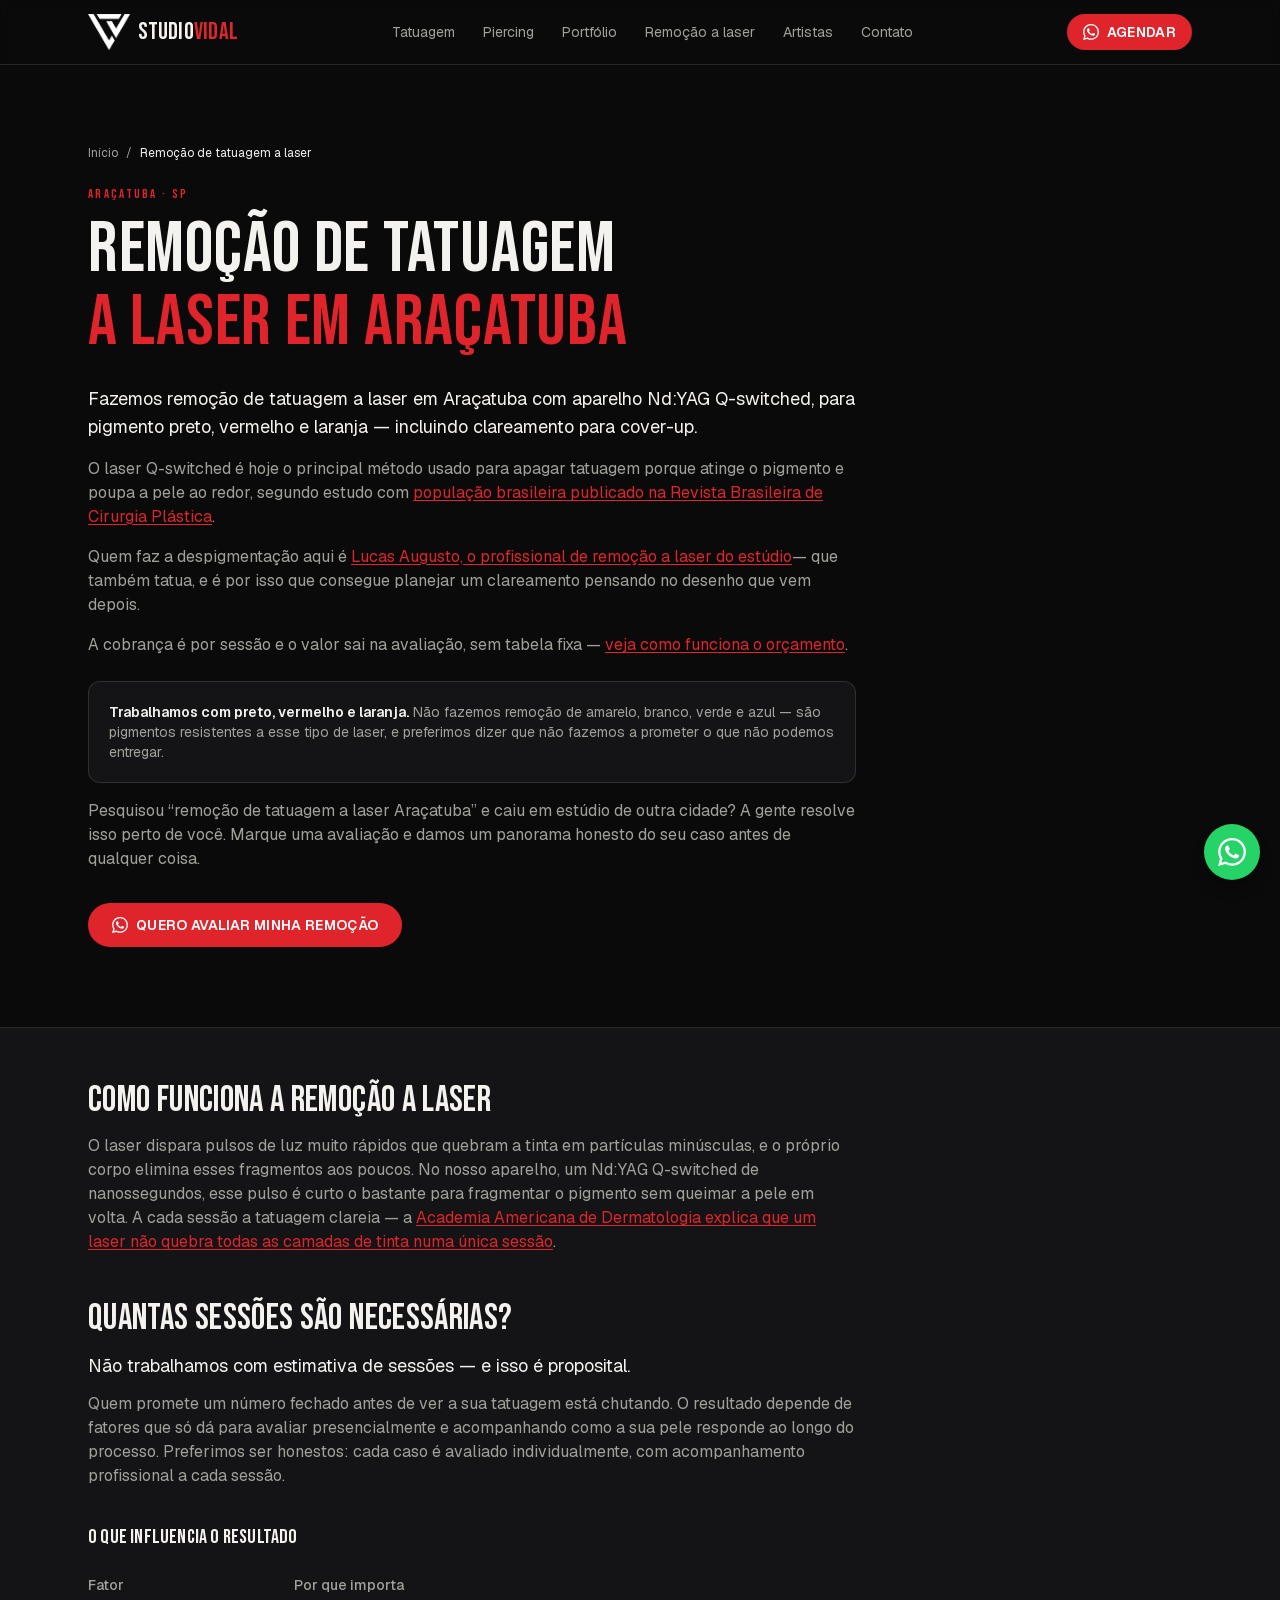
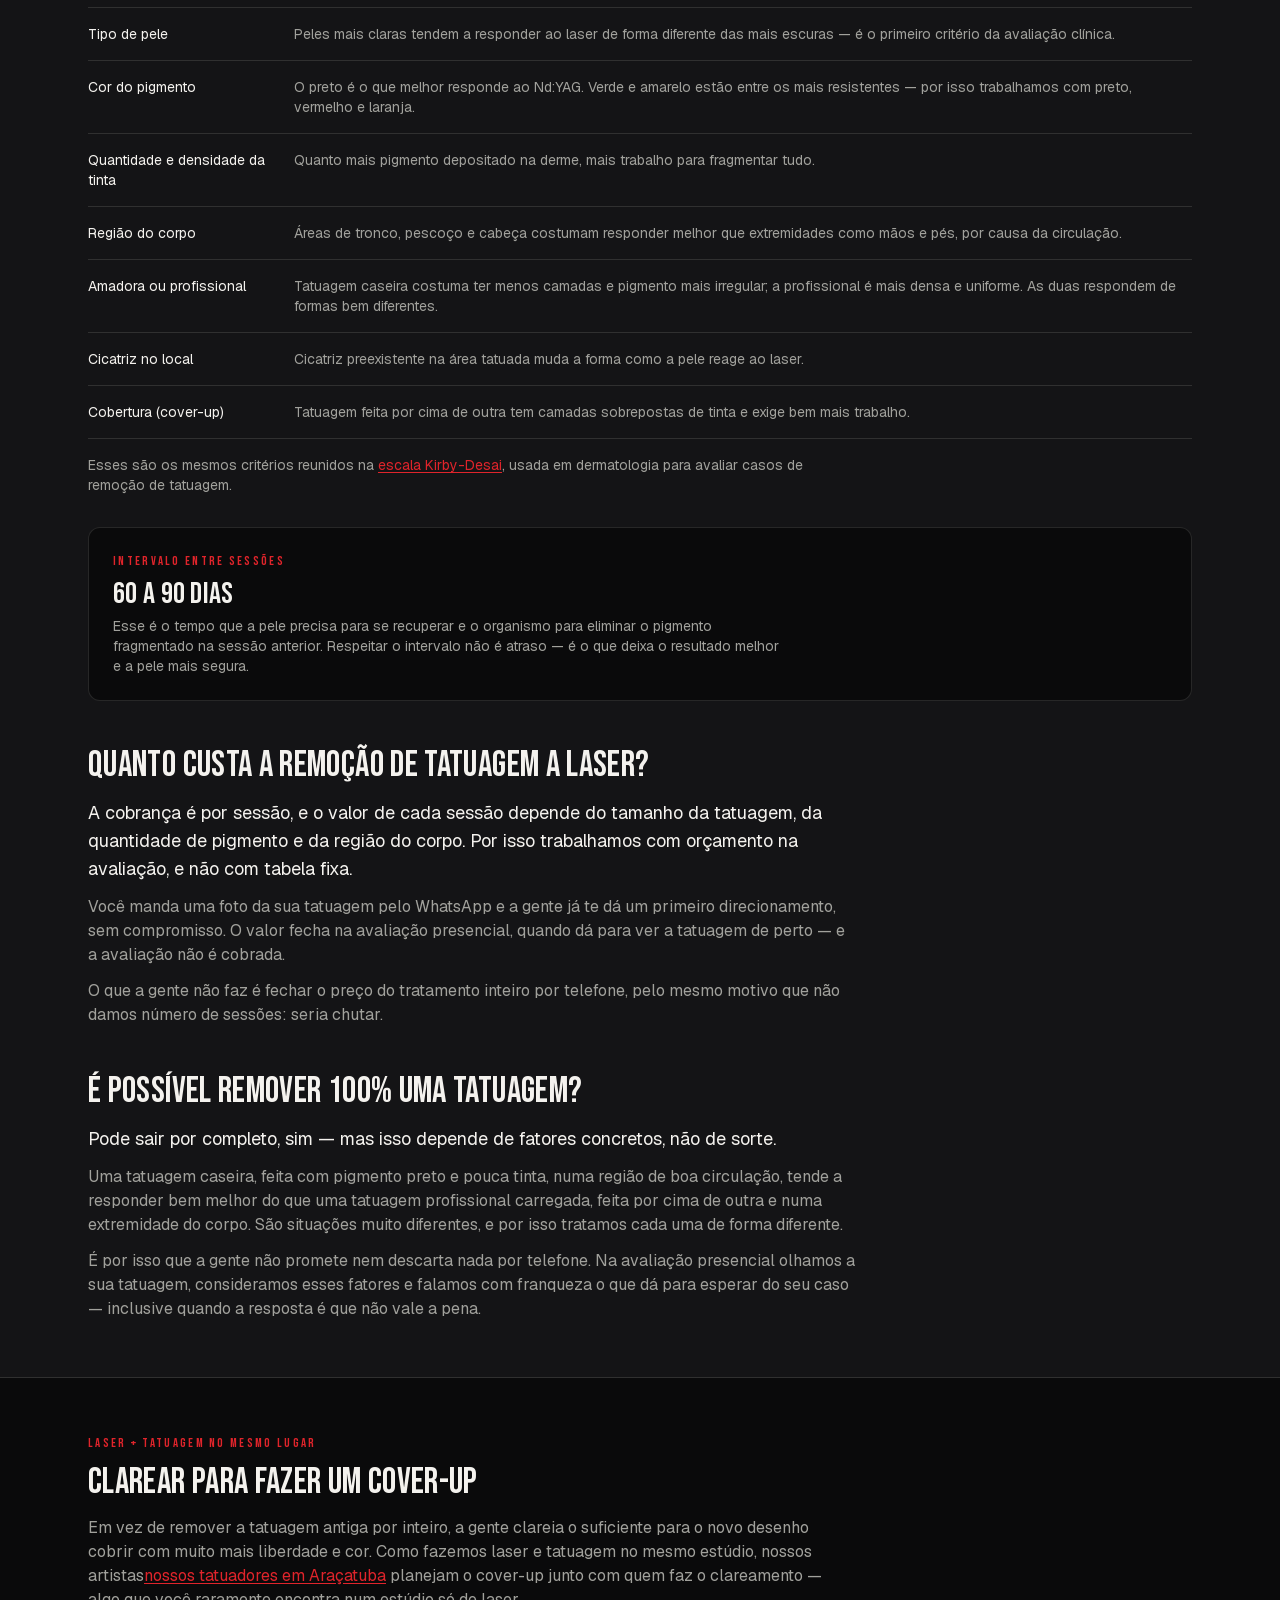
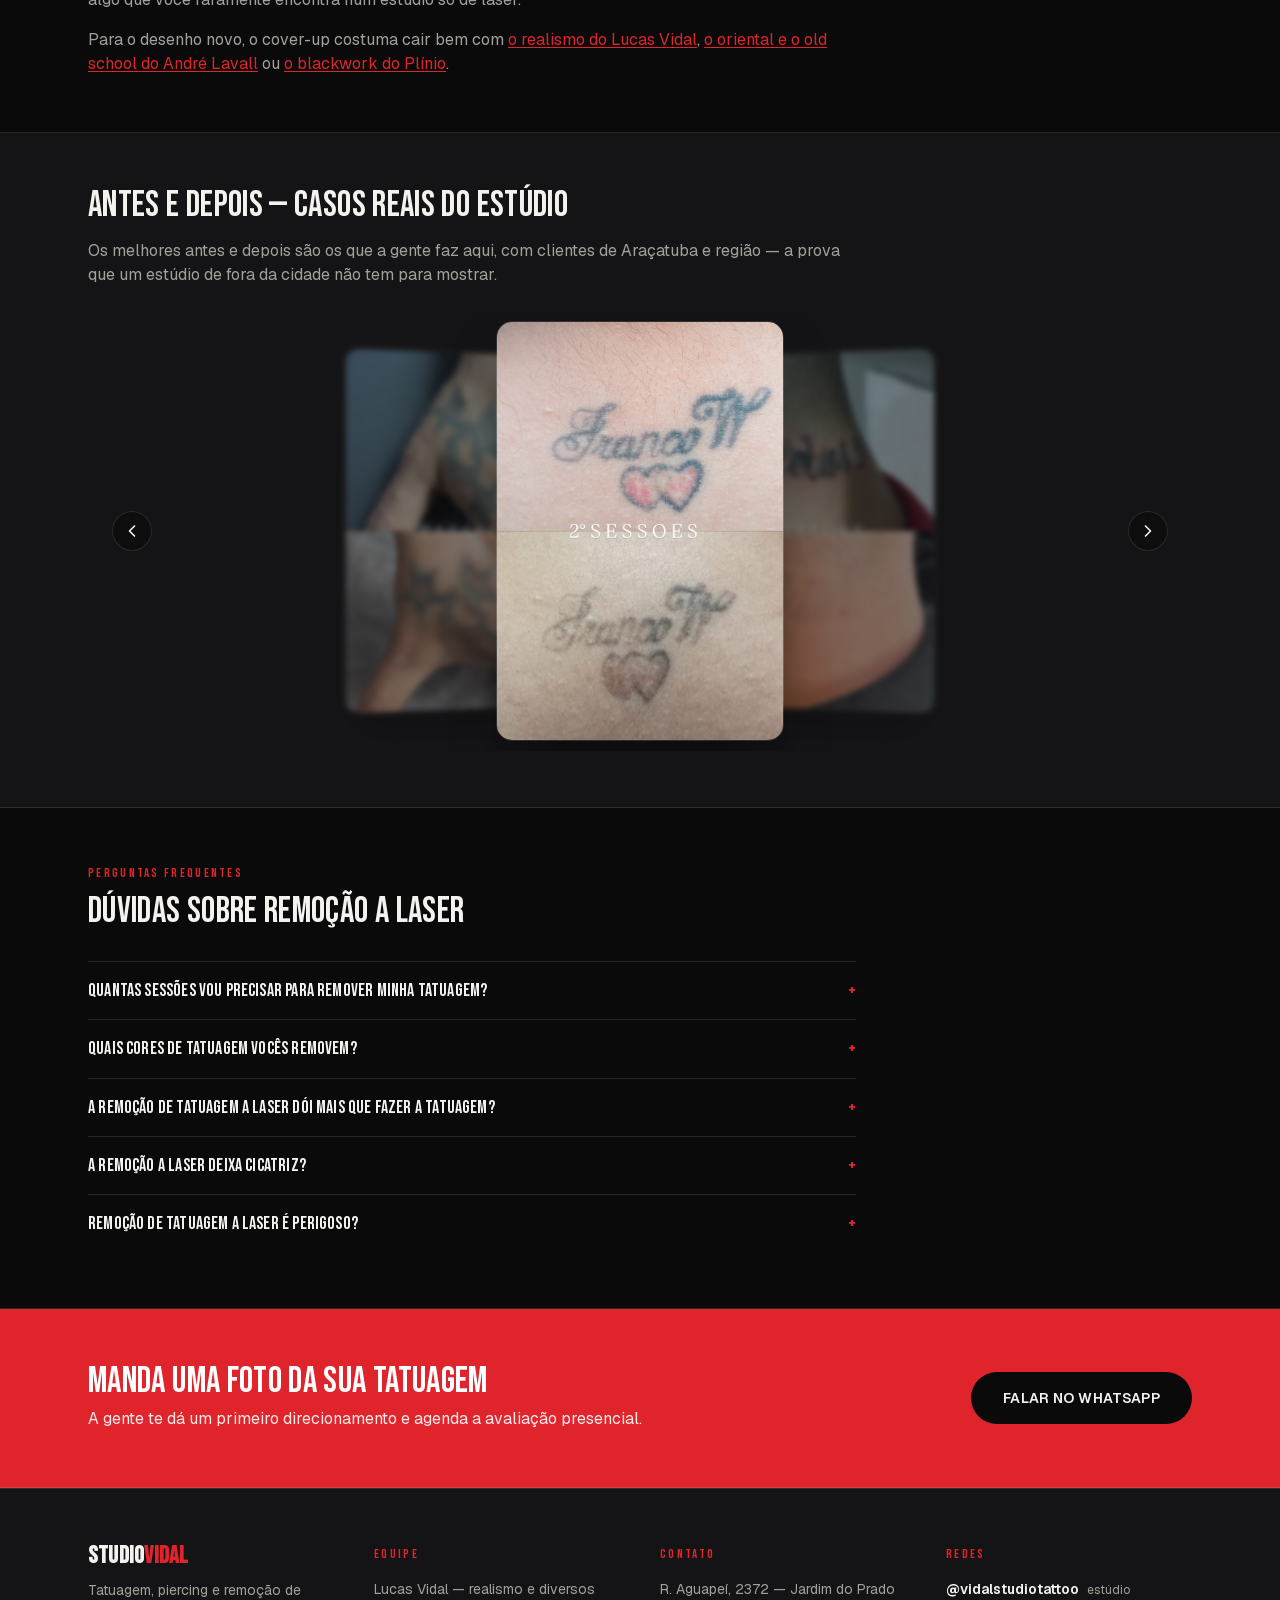
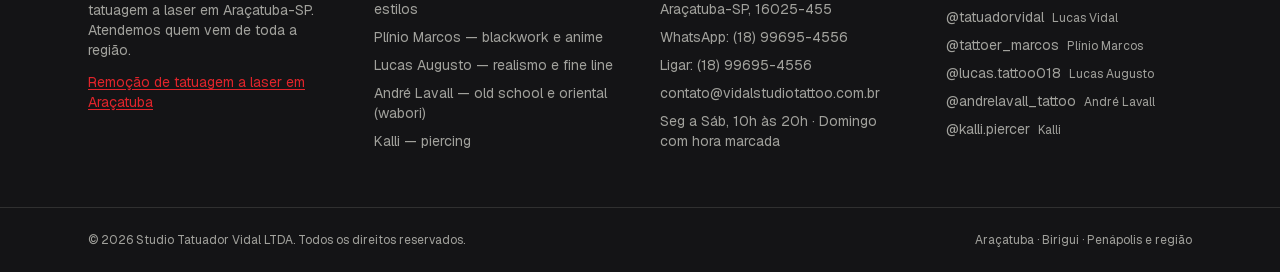
<file: remocao-de-tatuagem-a-laser-aracatuba/index.html>
<!DOCTYPE html><html lang="pt-BR" class="geist_286012c1-module__On7J0G__variable bebas_neue_35dde67c-module__gbz6pq__variable h-full"><head><meta charSet="utf-8"/><meta name="viewport" content="width=device-width, initial-scale=1"/><link rel="preload" href="/_next/static/media/7178b3e590c64307-s.p.21jp631_3pja2.woff2" as="font" crossorigin="" type="font/woff2"/><link rel="preload" href="/_next/static/media/caa3a2e1cccd8315-s.p.0wgildi0cnwt9.woff2" as="font" crossorigin="" type="font/woff2"/><link rel="preload" href="/_next/static/media/fabcf92ba1ccea36-s.p.1w_qz2ahumqmz.woff2" as="font" crossorigin="" type="font/woff2"/><link rel="preload" as="image" href="/logo.png"/><link rel="preload" as="image" href="/laser/01.jpg"/><link rel="preload" as="image" href="/laser/02.jpg"/><link rel="preload" as="image" href="/laser/03.jpg"/><link rel="preload" as="image" href="/laser/04.jpg"/><link rel="preload" as="image" href="/laser/05.jpg"/><link rel="preload" as="image" href="/laser/06.jpg"/><link rel="stylesheet" href="/_next/static/chunks/2mdvxqg6js-as.css" data-precedence="next"/><link rel="preload" as="script" fetchPriority="low" href="/_next/static/chunks/3l04zcqx63h3y.js"/><script src="/_next/static/chunks/3smteaqlw7m56.js" async=""></script><script src="/_next/static/chunks/08ttfj81-47mu.js" async=""></script><script src="/_next/static/chunks/turbopack-2fn_jka5vi9vg.js" async=""></script><script src="/_next/static/chunks/3fntmmi971322.js" async="" crossorigin=""></script><script src="/_next/static/chunks/0rp-hp2q_l__x.js" async="" crossorigin=""></script><script src="/_next/static/chunks/1qejp_rxmei7q.js" async="" crossorigin=""></script><meta name="next-size-adjust" content=""/><title>Remoção de Tatuagem a Laser em Araçatuba-SP | Studio Vidal</title><meta name="description" content="Remoção de tatuagem a laser em Araçatuba-SP com Nd:YAG Q-switched, para pigmento preto, vermelho e laranja. Avaliação presencial e orçamento pelo WhatsApp."/><meta name="robots" content="index, follow"/><link rel="canonical" href="https://vidalstudiotattoo.com.br/remocao-de-tatuagem-a-laser-aracatuba/"/><meta name="google-site-verification" content="hvZZctJJMVmrsGWq0S1Wy24OekyN2QrZqn3JxtMqLF4"/><meta property="og:title" content="Remoção de Tatuagem a Laser em Araçatuba — Studio Vidal"/><meta property="og:description" content="Nd:YAG Q-switched para pigmento preto, vermelho e laranja. Avaliação individual, sem promessa de número de sessões."/><meta property="og:url" content="https://vidalstudiotattoo.com.br/remocao-de-tatuagem-a-laser-aracatuba/"/><meta property="og:locale" content="pt_BR"/><meta property="og:image" content="https://vidalstudiotattoo.com.br/og.jpg"/><meta property="og:image:width" content="1200"/><meta property="og:image:height" content="630"/><meta property="og:image:alt" content="Remoção de tatuagem a laser em Araçatuba — Studio Vidal"/><meta property="og:type" content="website"/><meta name="twitter:card" content="summary_large_image"/><meta name="twitter:title" content="Remoção de Tatuagem a Laser em Araçatuba — Studio Vidal"/><meta name="twitter:description" content="Nd:YAG Q-switched para pigmento preto, vermelho e laranja. Avaliação individual, sem promessa de número de sessões."/><meta name="twitter:image" content="https://vidalstudiotattoo.com.br/og.jpg"/><meta name="twitter:image:alt" content="Remoção de tatuagem a laser em Araçatuba — Studio Vidal"/><meta name="twitter:image:width" content="1200"/><meta name="twitter:image:height" content="630"/><link rel="icon" href="/icon.png?icon.0lt39u8jc4_on.png" sizes="512x512" type="image/png"/><script src="/_next/static/chunks/0cz1d0mv5g_q7.js" noModule=""></script></head><body class="min-h-full flex flex-col bg-ink text-bone"><div hidden=""><!--$--><!--/$--></div><script type="application/ld+json">{"@context":"https://schema.org","@type":"Service","name":"Remoção de tatuagem a laser","serviceType":"Remoção de tatuagem a laser Nd:YAG Q-switched","url":"https://vidalstudiotattoo.com.br/remocao-de-tatuagem-a-laser-aracatuba/","provider":{"@type":"TattooParlor","name":"Studio Vidal","url":"https://vidalstudiotattoo.com.br","telephone":"+5518996954556","email":"contato@vidalstudiotattoo.com.br","address":{"@type":"PostalAddress","streetAddress":"R. Aguapeí, 2372","addressLocality":"Araçatuba","addressRegion":"SP","postalCode":"16025-455","addressCountry":"BR"}},"areaServed":[{"@type":"City","name":"Araçatuba"},{"@type":"City","name":"Birigui"},{"@type":"City","name":"Penápolis"}]}</script><script type="application/ld+json">{"@context":"https://schema.org","@type":"FAQPage","mainEntity":[{"@type":"Question","name":"Quantas sessões vou precisar para remover minha tatuagem?","acceptedAnswer":{"@type":"Answer","text":"Não trabalhamos com estimativa de sessões, e isso é proposital. O número real depende do tipo de pigmento, da profundidade e da densidade da tinta, da idade da tatuagem, da região do corpo, do tipo de pele e de como o seu organismo elimina o pigmento. Prometer um número antes de ver a sua tatuagem seria vender uma expectativa que ninguém controla. Na avaliação presencial explicamos o que esperar do seu caso, com acompanhamento profissional a cada sessão."}},{"@type":"Question","name":"Quais cores de tatuagem vocês removem?","acceptedAnswer":{"@type":"Answer","text":"Trabalhamos com pigmento preto, vermelho e laranja. São as cores que respondem bem ao laser Nd:YAG Q-switched. Não fazemos remoção de outras cores, como amarelo, branco, verde e azul, porque são pigmentos resistentes a esse tipo de laser e não teríamos como entregar um resultado honesto."}},{"@type":"Question","name":"A remoção de tatuagem a laser dói mais que fazer a tatuagem?","acceptedAnswer":{"@type":"Answer","text":"A sensação é diferente e muita gente descreve como mais intensa por sessão, mas as sessões são curtas. Costuma-se comparar a um elástico estalando na pele, e o desconforto passa rápido depois. Cada pessoa sente de um jeito, e depende da região do corpo e do tamanho da área tratada."}},{"@type":"Question","name":"A remoção a laser deixa cicatriz?","acceptedAnswer":{"@type":"Answer","text":"Com o laser Q-switched o risco é baixo quando o procedimento é bem feito, mas não é zero. Em estudo com população brasileira publicado na Revista Brasileira de Cirurgia Plástica, 86,5% dos pacientes tiveram cicatrização normal. Seguir os cuidados pós-sessão e respeitar o intervalo entre sessões conta muito."}},{"@type":"Question","name":"Remoção de tatuagem a laser é perigoso?","acceptedAnswer":{"@type":"Answer","text":"É considerado um método seguro e eficaz quando bem conduzido, segundo a literatura. Não somos profissionais de saúde nem prometemos resultado médico: fazemos a remoção com equipamento adequado, avaliamos seu caso antes e acompanhamos cada sessão. Quando é preciso, orientamos procurar um dermatologista."}}]}</script><script type="application/ld+json">{"@context":"https://schema.org","@type":"BreadcrumbList","itemListElement":[{"@type":"ListItem","position":1,"name":"Início","item":"https://vidalstudiotattoo.com.br/"},{"@type":"ListItem","position":2,"name":"Remoção de tatuagem a laser em Araçatuba","item":"https://vidalstudiotattoo.com.br/remocao-de-tatuagem-a-laser-aracatuba/"}]}</script><span id="top"></span><header class="sticky top-0 z-50 border-b border-line bg-ink/90 backdrop-blur"><div class="container-x flex h-16 items-center justify-between"><a href="/" class="flex items-center gap-2" aria-label="Studio Vidal"><img src="/logo.png" alt="" aria-hidden="true" class="h-9 w-auto [filter:brightness(0)_invert(1)]"/><span class="font-display text-2xl tracking-wide">Studio<span class="text-accent">Vidal</span></span></a><nav class="hidden items-center gap-7 md:flex"><a href="/#tatuagem" class="text-sm text-muted transition-colors hover:text-bone">Tatuagem</a><a href="/piercing-aracatuba/" class="text-sm text-muted transition-colors hover:text-bone">Piercing</a><a href="/#portfolio" class="text-sm text-muted transition-colors hover:text-bone">Portfólio</a><a href="/remocao-de-tatuagem-a-laser-aracatuba/" class="text-sm text-muted transition-colors hover:text-bone">Remoção a laser</a><a href="/artistas/" class="text-sm text-muted transition-colors hover:text-bone">Artistas</a><a href="/#contato" class="text-sm text-muted transition-colors hover:text-bone">Contato</a></nav><div class="hidden md:block"><a href="https://wa.me/5518996954556?text=Ol%C3%A1!%20Vim%20pelo%20site%20e%20gostaria%20de%20uma%20informa%C3%A7%C3%A3o." target="_blank" rel="noopener noreferrer" class="inline-flex items-center justify-center gap-2 rounded-full px-6 py-3 text-sm font-semibold uppercase tracking-wide transition-colors bg-accent text-white hover:bg-accent-hover !py-2 !px-4"><svg viewBox="0 0 24 24" aria-hidden="true" class="h-4 w-4 fill-current"><path d="M17.472 14.382c-.297-.149-1.758-.867-2.03-.967-.273-.099-.471-.148-.67.15-.197.297-.767.966-.94 1.164-.173.199-.347.223-.644.075-.297-.15-1.255-.463-2.39-1.475-.883-.788-1.48-1.761-1.653-2.059-.173-.297-.018-.458.13-.606.134-.133.297-.347.446-.52.149-.174.198-.298.298-.497.099-.198.05-.371-.025-.52-.075-.149-.669-1.612-.916-2.207-.242-.579-.487-.5-.669-.51l-.57-.01c-.198 0-.52.074-.792.372-.272.297-1.04 1.016-1.04 2.479 0 1.462 1.065 2.875 1.213 3.074.149.198 2.096 3.2 5.077 4.487.709.306 1.262.489 1.694.625.712.227 1.36.195 1.871.118.571-.085 1.758-.719 2.006-1.413.248-.694.248-1.289.173-1.413-.074-.124-.272-.198-.57-.347m-5.421 7.403h-.004a9.87 9.87 0 01-5.031-1.378l-.361-.214-3.741.982.998-3.648-.235-.374a9.86 9.86 0 01-1.51-5.26c.001-5.45 4.436-9.884 9.888-9.884 2.64 0 5.122 1.03 6.988 2.898a9.825 9.825 0 012.893 6.994c-.003 5.45-4.437 9.884-9.885 9.884m8.413-18.297A11.815 11.815 0 0012.05 0C5.495 0 .16 5.335.157 11.892c0 2.096.547 4.142 1.588 5.945L.057 24l6.305-1.654a11.882 11.882 0 005.683 1.448h.005c6.554 0 11.89-5.335 11.893-11.893a11.821 11.821 0 00-3.48-8.413z"></path></svg>Agendar</a></div><button type="button" aria-label="Abrir menu" aria-expanded="false" class="md:hidden"><span class="block h-0.5 w-6 bg-bone"></span><span class="mt-1.5 block h-0.5 w-6 bg-bone"></span><span class="mt-1.5 block h-0.5 w-6 bg-bone"></span></button></div></header><main class="flex-1"><section class="border-b border-line"><div class="container-x py-14 md:py-20"><nav aria-label="Você está aqui" class="mb-6 text-xs text-muted"><a href="/" class="hover:text-bone">Início</a><span class="mx-2">/</span><span class="text-bone">Remoção de tatuagem a laser</span></nav><p class="kicker mb-3">Araçatuba · SP</p><h1 class="font-display text-5xl leading-[0.95] sm:text-6xl md:text-7xl">Remoção de tatuagem<span class="mt-1 block text-accent">a laser em Araçatuba</span></h1><p class="mt-7 max-w-3xl text-lg text-bone">Fazemos remoção de tatuagem a laser em Araçatuba com aparelho Nd:YAG Q-switched, para pigmento preto, vermelho e laranja — incluindo clareamento para cover-up.</p><p class="mt-4 max-w-3xl text-muted">O laser Q-switched é hoje o principal método usado para apagar tatuagem porque atinge o pigmento e poupa a pele ao redor, segundo estudo com<!-- --> <a href="http://www.rbcp.org.br/details/1556/pt-BR/remocao-de-tatuagem-com-laser-q-switched-ndyag-em-populacao-brasileira" target="_blank" rel="noopener noreferrer" class="text-accent underline underline-offset-2">população brasileira publicado na Revista Brasileira de Cirurgia Plástica</a>.</p><p class="mt-4 max-w-3xl text-muted">Quem faz a despigmentação aqui é<!-- --> <a href="/artistas/lucas-augusto/" class="text-accent underline underline-offset-2">Lucas Augusto, o profissional de remoção a laser do estúdio</a>— que também tatua, e é por isso que consegue planejar um clareamento pensando no desenho que vem depois.</p><p class="mt-4 max-w-3xl text-muted">A cobrança é por sessão e o valor sai na avaliação, sem tabela fixa —<!-- --> <a href="#preco" class="text-accent underline underline-offset-2">veja como funciona o orçamento</a>.</p><div class="mt-6 max-w-3xl rounded-xl border border-line bg-surface p-5"><p class="text-sm text-muted"><span class="font-semibold text-bone">Trabalhamos com preto, vermelho e laranja.</span> <!-- -->Não fazemos remoção de amarelo, branco, verde e azul — são pigmentos resistentes a esse tipo de laser, e preferimos dizer que não fazemos a prometer o que não podemos entregar.</p></div><p class="mt-4 max-w-3xl text-muted">Pesquisou “remoção de tatuagem a laser Araçatuba” e caiu em estúdio de outra cidade? A gente resolve isso perto de você. Marque uma avaliação e damos um panorama honesto do seu caso antes de qualquer coisa.</p><div class="mt-8"><a href="https://wa.me/5518996954556?text=Ol%C3%A1!%20Vim%20pelo%20site%20e%20gostaria%20de%20uma%20informa%C3%A7%C3%A3o." target="_blank" rel="noopener noreferrer" class="inline-flex items-center justify-center gap-2 rounded-full px-6 py-3 text-sm font-semibold uppercase tracking-wide transition-colors bg-accent text-white hover:bg-accent-hover "><svg viewBox="0 0 24 24" aria-hidden="true" class="h-4 w-4 fill-current"><path d="M17.472 14.382c-.297-.149-1.758-.867-2.03-.967-.273-.099-.471-.148-.67.15-.197.297-.767.966-.94 1.164-.173.199-.347.223-.644.075-.297-.15-1.255-.463-2.39-1.475-.883-.788-1.48-1.761-1.653-2.059-.173-.297-.018-.458.13-.606.134-.133.297-.347.446-.52.149-.174.198-.298.298-.497.099-.198.05-.371-.025-.52-.075-.149-.669-1.612-.916-2.207-.242-.579-.487-.5-.669-.51l-.57-.01c-.198 0-.52.074-.792.372-.272.297-1.04 1.016-1.04 2.479 0 1.462 1.065 2.875 1.213 3.074.149.198 2.096 3.2 5.077 4.487.709.306 1.262.489 1.694.625.712.227 1.36.195 1.871.118.571-.085 1.758-.719 2.006-1.413.248-.694.248-1.289.173-1.413-.074-.124-.272-.198-.57-.347m-5.421 7.403h-.004a9.87 9.87 0 01-5.031-1.378l-.361-.214-3.741.982.998-3.648-.235-.374a9.86 9.86 0 01-1.51-5.26c.001-5.45 4.436-9.884 9.888-9.884 2.64 0 5.122 1.03 6.988 2.898a9.825 9.825 0 012.893 6.994c-.003 5.45-4.437 9.884-9.885 9.884m8.413-18.297A11.815 11.815 0 0012.05 0C5.495 0 .16 5.335.157 11.892c0 2.096.547 4.142 1.588 5.945L.057 24l6.305-1.654a11.882 11.882 0 005.683 1.448h.005c6.554 0 11.89-5.335 11.893-11.893a11.821 11.821 0 00-3.48-8.413z"></path></svg>Quero avaliar minha remoção</a></div></div></section><section class="border-b border-line bg-surface"><div class="container-x py-14"><h2 class="font-display text-3xl sm:text-4xl">Como funciona a remoção a laser</h2><p class="mt-4 max-w-3xl text-muted">O laser dispara pulsos de luz muito rápidos que quebram a tinta em partículas minúsculas, e o próprio corpo elimina esses fragmentos aos poucos. No nosso aparelho, um Nd:YAG Q-switched de nanossegundos, esse pulso é curto o bastante para fragmentar o pigmento sem queimar a pele em volta. A cada sessão a tatuagem clareia — a<!-- --> <a href="https://www.aad.org/public/cosmetic/hair-removal/laser-tattoo-removal" target="_blank" rel="noopener noreferrer" class="text-accent underline underline-offset-2">Academia Americana de Dermatologia explica que um laser não quebra todas as camadas de tinta numa única sessão</a>.</p><h2 class="font-display mt-12 text-3xl sm:text-4xl">Quantas sessões são necessárias?</h2><p class="mt-4 max-w-3xl text-lg text-bone">Não trabalhamos com estimativa de sessões — e isso é proposital.</p><p class="mt-3 max-w-3xl text-muted">Quem promete um número fechado antes de ver a sua tatuagem está chutando. O resultado depende de fatores que só dá para avaliar presencialmente e acompanhando como a sua pele responde ao longo do processo. Preferimos ser honestos: cada caso é avaliado individualmente, com acompanhamento profissional a cada sessão.</p><h3 class="font-display mt-10 text-xl text-bone">O que influencia o resultado</h3><div class="mt-4"><table class="table-stack w-full border-collapse text-left text-sm"><thead><tr class="border-b border-line text-muted"><th class="py-3 pr-4 font-medium">Fator</th><th class="py-3 font-medium">Por que importa</th></tr></thead><tbody class="text-bone"><tr class="align-top md:border-b md:border-line"><td class="py-4 pr-4" data-label="Fator">Tipo de pele</td><td class="py-4 text-muted" data-label="Por quê">Peles mais claras tendem a responder ao laser de forma diferente das mais escuras — é o primeiro critério da avaliação clínica.</td></tr><tr class="align-top md:border-b md:border-line"><td class="py-4 pr-4" data-label="Fator">Cor do pigmento</td><td class="py-4 text-muted" data-label="Por quê">O preto é o que melhor responde ao Nd:YAG. Verde e amarelo estão entre os mais resistentes — por isso trabalhamos com preto, vermelho e laranja.</td></tr><tr class="align-top md:border-b md:border-line"><td class="py-4 pr-4" data-label="Fator">Quantidade e densidade da tinta</td><td class="py-4 text-muted" data-label="Por quê">Quanto mais pigmento depositado na derme, mais trabalho para fragmentar tudo.</td></tr><tr class="align-top md:border-b md:border-line"><td class="py-4 pr-4" data-label="Fator">Região do corpo</td><td class="py-4 text-muted" data-label="Por quê">Áreas de tronco, pescoço e cabeça costumam responder melhor que extremidades como mãos e pés, por causa da circulação.</td></tr><tr class="align-top md:border-b md:border-line"><td class="py-4 pr-4" data-label="Fator">Amadora ou profissional</td><td class="py-4 text-muted" data-label="Por quê">Tatuagem caseira costuma ter menos camadas e pigmento mais irregular; a profissional é mais densa e uniforme. As duas respondem de formas bem diferentes.</td></tr><tr class="align-top md:border-b md:border-line"><td class="py-4 pr-4" data-label="Fator">Cicatriz no local</td><td class="py-4 text-muted" data-label="Por quê">Cicatriz preexistente na área tatuada muda a forma como a pele reage ao laser.</td></tr><tr class="align-top md:border-b md:border-line"><td class="py-4 pr-4" data-label="Fator">Cobertura (cover-up)</td><td class="py-4 text-muted" data-label="Por quê">Tatuagem feita por cima de outra tem camadas sobrepostas de tinta e exige bem mais trabalho.</td></tr></tbody></table></div><p class="mt-4 max-w-3xl text-sm text-muted">Esses são os mesmos critérios reunidos na<!-- --> <a href="https://pubmed.ncbi.nlm.nih.gov/20729941/" target="_blank" rel="noopener noreferrer" class="text-accent underline underline-offset-2">escala Kirby-Desai</a>, usada em dermatologia para avaliar casos de remoção de tatuagem.</p><div class="mt-8 rounded-xl border border-line bg-ink p-6"><p class="kicker mb-2">Intervalo entre sessões</p><p class="font-display text-3xl text-bone">60 a 90 dias</p><p class="mt-2 max-w-2xl text-sm text-muted">Esse é o tempo que a pele precisa para se recuperar e o organismo para eliminar o pigmento fragmentado na sessão anterior. Respeitar o intervalo não é atraso — é o que deixa o resultado melhor e a pele mais segura.</p></div><h2 id="preco" class="font-display mt-12 scroll-mt-24 text-3xl sm:text-4xl">Quanto custa a remoção de tatuagem a laser?</h2><p class="mt-4 max-w-3xl text-lg text-bone">A cobrança é por sessão, e o valor de cada sessão depende do tamanho da tatuagem, da quantidade de pigmento e da região do corpo. Por isso trabalhamos com orçamento na avaliação, e não com tabela fixa.</p><p class="mt-3 max-w-3xl text-muted">Você manda uma foto da sua tatuagem pelo WhatsApp e a gente já te dá um primeiro direcionamento, sem compromisso. O valor fecha na avaliação presencial, quando dá para ver a tatuagem de perto — e a avaliação não é cobrada.</p><p class="mt-3 max-w-3xl text-muted">O que a gente não faz é fechar o preço do tratamento inteiro por telefone, pelo mesmo motivo que não damos número de sessões: seria chutar.</p><h2 class="font-display mt-12 text-3xl sm:text-4xl">É possível remover 100% uma tatuagem?</h2><p class="mt-4 max-w-3xl text-lg text-bone">Pode sair por completo, sim — mas isso depende de fatores concretos, não de sorte.</p><p class="mt-3 max-w-3xl text-muted">Uma tatuagem caseira, feita com pigmento preto e pouca tinta, numa região de boa circulação, tende a responder bem melhor do que uma tatuagem profissional carregada, feita por cima de outra e numa extremidade do corpo. São situações muito diferentes, e por isso tratamos cada uma de forma diferente.</p><p class="mt-3 max-w-3xl text-muted">É por isso que a gente não promete nem descarta nada por telefone. Na avaliação presencial olhamos a sua tatuagem, consideramos esses fatores e falamos com franqueza o que dá para esperar do seu caso — inclusive quando a resposta é que não vale a pena.</p></div></section><section class="border-b border-line"><div class="container-x py-14"><p class="kicker mb-3">Laser + tatuagem no mesmo lugar</p><h2 class="font-display text-3xl sm:text-4xl">Clarear para fazer um cover-up</h2><p class="mt-4 max-w-3xl text-muted">Em vez de remover a tatuagem antiga por inteiro, a gente clareia o suficiente para o novo desenho cobrir com muito mais liberdade e cor. Como fazemos laser e tatuagem no mesmo estúdio, nossos artistas<a href="/artistas/" class="text-accent underline underline-offset-2">nossos tatuadores em Araçatuba</a> <!-- -->planejam o cover-up junto com quem faz o clareamento — algo que você raramente encontra num estúdio só de laser.</p><p class="mt-4 max-w-3xl text-muted">Para o desenho novo, o cover-up costuma cair bem com<!-- --> <a href="/artistas/lucas-vidal/" class="text-accent underline underline-offset-2">o realismo do Lucas Vidal</a>,<!-- --> <a href="/artistas/andre-lavall/" class="text-accent underline underline-offset-2">o oriental e o old school do André Lavall</a> <!-- -->ou<!-- --> <a href="/artistas/plinio/" class="text-accent underline underline-offset-2">o blackwork do Plínio</a>.</p></div></section><section class="border-b border-line bg-surface"><div class="container-x py-14"><h2 class="font-display text-3xl sm:text-4xl">Antes e depois — casos reais do estúdio</h2><p class="mt-4 max-w-3xl text-muted">Os melhores antes e depois são os que a gente faz aqui, com clientes de Araçatuba e região — a prova que um estúdio de fora da cidade não tem para mostrar.</p><div class="mt-6"><div class="relative w-full"><div class="relative flex h-[340px] w-full items-center justify-center overflow-hidden [perspective:1000px] md:h-[440px]"><div class="absolute flex h-72 w-52 items-center justify-center transition-all duration-500 ease-in-out md:h-[420px] md:w-72" style="transform:translateX(0%) scale(1) rotateY(0deg);z-index:10;opacity:1;filter:blur(0px);visibility:visible"><img src="/laser/01.jpg" alt="Antes e depois de remoção de tatuagem a laser em Araçatuba — caso 1" class="h-full w-full rounded-2xl border border-line object-cover shadow-2xl shadow-black/50"/></div><div class="absolute flex h-72 w-52 items-center justify-center transition-all duration-500 ease-in-out md:h-[420px] md:w-72" style="transform:translateX(58%) scale(0.85) rotateY(-10deg);z-index:5;opacity:0.45;filter:blur(3px);visibility:visible"><img src="/laser/02.jpg" alt="Antes e depois de remoção de tatuagem a laser em Araçatuba — caso 2" class="h-full w-full rounded-2xl border border-line object-cover shadow-2xl shadow-black/50"/></div><div class="absolute flex h-72 w-52 items-center justify-center transition-all duration-500 ease-in-out md:h-[420px] md:w-72" style="transform:translateX(116%) scale(0.7) rotateY(-20deg);z-index:1;opacity:0;filter:blur(3px);visibility:hidden"><img src="/laser/03.jpg" alt="Antes e depois de remoção de tatuagem a laser em Araçatuba — caso 3" class="h-full w-full rounded-2xl border border-line object-cover shadow-2xl shadow-black/50"/></div><div class="absolute flex h-72 w-52 items-center justify-center transition-all duration-500 ease-in-out md:h-[420px] md:w-72" style="transform:translateX(174%) scale(0.7) rotateY(-30deg);z-index:1;opacity:0;filter:blur(3px);visibility:hidden"><img src="/laser/04.jpg" alt="Antes e depois de remoção de tatuagem a laser em Araçatuba — caso 4" class="h-full w-full rounded-2xl border border-line object-cover shadow-2xl shadow-black/50"/></div><div class="absolute flex h-72 w-52 items-center justify-center transition-all duration-500 ease-in-out md:h-[420px] md:w-72" style="transform:translateX(-116%) scale(0.7) rotateY(20deg);z-index:1;opacity:0;filter:blur(3px);visibility:hidden"><img src="/laser/05.jpg" alt="Antes e depois de remoção de tatuagem a laser em Araçatuba — caso 5" class="h-full w-full rounded-2xl border border-line object-cover shadow-2xl shadow-black/50"/></div><div class="absolute flex h-72 w-52 items-center justify-center transition-all duration-500 ease-in-out md:h-[420px] md:w-72" style="transform:translateX(-58%) scale(0.85) rotateY(10deg);z-index:5;opacity:0.45;filter:blur(3px);visibility:visible"><img src="/laser/06.jpg" alt="Antes e depois de remoção de tatuagem a laser em Araçatuba — caso 6" class="h-full w-full rounded-2xl border border-line object-cover shadow-2xl shadow-black/50"/></div></div><button type="button" aria-label="Anterior" class="absolute left-2 top-1/2 z-20 flex h-10 w-10 -translate-y-1/2 items-center justify-center rounded-full border border-line bg-ink/60 text-bone backdrop-blur transition-colors hover:border-accent hover:text-accent sm:left-6"><svg xmlns="http://www.w3.org/2000/svg" width="24" height="24" viewBox="0 0 24 24" fill="none" stroke="currentColor" stroke-width="2" stroke-linecap="round" stroke-linejoin="round" class="lucide lucide-chevron-left h-5 w-5" aria-hidden="true"><path d="m15 18-6-6 6-6"></path></svg></button><button type="button" aria-label="Próximo" class="absolute right-2 top-1/2 z-20 flex h-10 w-10 -translate-y-1/2 items-center justify-center rounded-full border border-line bg-ink/60 text-bone backdrop-blur transition-colors hover:border-accent hover:text-accent sm:right-6"><svg xmlns="http://www.w3.org/2000/svg" width="24" height="24" viewBox="0 0 24 24" fill="none" stroke="currentColor" stroke-width="2" stroke-linecap="round" stroke-linejoin="round" class="lucide lucide-chevron-right h-5 w-5" aria-hidden="true"><path d="m9 18 6-6-6-6"></path></svg></button></div></div></div></section><section class="border-b border-line"><div class="container-x py-14"><p class="kicker mb-3">Perguntas frequentes</p><h2 class="font-display text-3xl sm:text-4xl">Dúvidas sobre remoção a laser</h2><div class="mt-8 max-w-3xl"><details class="group border-t border-line py-5"><summary class="flex cursor-pointer list-none items-center justify-between gap-4 font-display text-lg">Quantas sessões vou precisar para remover minha tatuagem?<span class="text-accent transition-transform group-open:rotate-45">+</span></summary><p class="mt-3 text-muted">Não trabalhamos com estimativa de sessões, e isso é proposital. O número real depende do tipo de pigmento, da profundidade e da densidade da tinta, da idade da tatuagem, da região do corpo, do tipo de pele e de como o seu organismo elimina o pigmento. Prometer um número antes de ver a sua tatuagem seria vender uma expectativa que ninguém controla. Na avaliação presencial explicamos o que esperar do seu caso, com acompanhamento profissional a cada sessão.</p></details><details class="group border-t border-line py-5"><summary class="flex cursor-pointer list-none items-center justify-between gap-4 font-display text-lg">Quais cores de tatuagem vocês removem?<span class="text-accent transition-transform group-open:rotate-45">+</span></summary><p class="mt-3 text-muted">Trabalhamos com pigmento preto, vermelho e laranja. São as cores que respondem bem ao laser Nd:YAG Q-switched. Não fazemos remoção de outras cores, como amarelo, branco, verde e azul, porque são pigmentos resistentes a esse tipo de laser e não teríamos como entregar um resultado honesto.</p></details><details class="group border-t border-line py-5"><summary class="flex cursor-pointer list-none items-center justify-between gap-4 font-display text-lg">A remoção de tatuagem a laser dói mais que fazer a tatuagem?<span class="text-accent transition-transform group-open:rotate-45">+</span></summary><p class="mt-3 text-muted">A sensação é diferente e muita gente descreve como mais intensa por sessão, mas as sessões são curtas. Costuma-se comparar a um elástico estalando na pele, e o desconforto passa rápido depois. Cada pessoa sente de um jeito, e depende da região do corpo e do tamanho da área tratada.</p></details><details class="group border-t border-line py-5"><summary class="flex cursor-pointer list-none items-center justify-between gap-4 font-display text-lg">A remoção a laser deixa cicatriz?<span class="text-accent transition-transform group-open:rotate-45">+</span></summary><p class="mt-3 text-muted">Com o laser Q-switched o risco é baixo quando o procedimento é bem feito, mas não é zero. Em estudo com população brasileira publicado na Revista Brasileira de Cirurgia Plástica, 86,5% dos pacientes tiveram cicatrização normal. Seguir os cuidados pós-sessão e respeitar o intervalo entre sessões conta muito.</p></details><details class="group border-t border-line py-5"><summary class="flex cursor-pointer list-none items-center justify-between gap-4 font-display text-lg">Remoção de tatuagem a laser é perigoso?<span class="text-accent transition-transform group-open:rotate-45">+</span></summary><p class="mt-3 text-muted">É considerado um método seguro e eficaz quando bem conduzido, segundo a literatura. Não somos profissionais de saúde nem prometemos resultado médico: fazemos a remoção com equipamento adequado, avaliamos seu caso antes e acompanhamos cada sessão. Quando é preciso, orientamos procurar um dermatologista.</p></details></div></div></section><section class="border-b border-line bg-accent"><div class="container-x flex flex-col items-start gap-6 py-14 md:flex-row md:items-center md:justify-between"><div><h2 class="font-display text-3xl text-white sm:text-4xl">Manda uma foto da sua tatuagem</h2><p class="mt-2 text-white/90">A gente te dá um primeiro direcionamento e agenda a avaliação presencial.</p></div><a href="https://wa.me/5518996954556" target="_blank" rel="noopener noreferrer" class="inline-flex items-center justify-center rounded-full bg-ink px-8 py-4 text-sm font-semibold uppercase tracking-wide text-bone transition-transform hover:scale-105">Falar no WhatsApp</a></div></section></main><footer id="contato" class="border-t border-line bg-surface"><div class="container-x grid gap-10 py-14 md:grid-cols-4"><div><p class="font-display text-2xl font-bold">Studio<span class="text-accent">Vidal</span></p><p class="mt-3 max-w-xs text-sm text-muted">Tatuagem, piercing e remoção de tatuagem a laser em Araçatuba-SP. Atendemos quem vem de toda a região.</p><p class="mt-3 text-sm"><a href="/remocao-de-tatuagem-a-laser-aracatuba/" class="text-accent underline underline-offset-2">Remoção de tatuagem a laser em Araçatuba</a></p></div><div class="text-sm"><h3 class="kicker mb-4">Equipe</h3><ul class="space-y-2 text-muted"><li><a href="/artistas/lucas-vidal/" class="hover:text-bone">Lucas Vidal<!-- --> —<!-- --> <!-- -->realismo e diversos estilos</a></li><li><a href="/artistas/plinio/" class="hover:text-bone">Plínio Marcos<!-- --> —<!-- --> <!-- -->blackwork e anime</a></li><li><a href="/artistas/lucas-augusto/" class="hover:text-bone">Lucas Augusto<!-- --> —<!-- --> <!-- -->realismo e fine line</a></li><li><a href="/artistas/andre-lavall/" class="hover:text-bone">André Lavall<!-- --> —<!-- --> <!-- -->old school e oriental (wabori)</a></li><li><a href="/artistas/kalli/" class="hover:text-bone">Kalli<!-- --> —<!-- --> <!-- -->piercing</a></li></ul></div><div class="text-sm"><h3 class="kicker mb-4">Contato</h3><ul class="space-y-2 text-muted"><li><a href="https://www.google.com/maps/search/?api=1&amp;query=Studio+Vidal+Ara%C3%A7atuba" target="_blank" rel="noopener noreferrer" class="hover:text-bone">R. Aguapeí, 2372<!-- --> — <!-- -->Jardim do Prado<br/>Araçatuba<!-- -->-<!-- -->SP<!-- -->, <!-- -->16025-455</a></li><li><a href="https://wa.me/5518996954556?text=Ol%C3%A1!%20Vim%20pelo%20site%20e%20gostaria%20de%20uma%20informa%C3%A7%C3%A3o." target="_blank" rel="noopener noreferrer" class="hover:text-bone">WhatsApp: <!-- -->(18) 99695-4556</a></li><li><a href="tel:+5518996954556" class="hover:text-bone">Ligar: <!-- -->(18) 99695-4556</a></li><li><a href="mailto:contato@vidalstudiotattoo.com.br" class="hover:text-bone">contato@vidalstudiotattoo.com.br</a></li><li>Seg a Sáb, 10h às 20h · Domingo com hora marcada</li></ul></div><div class="text-sm"><h3 class="kicker mb-4">Redes</h3><ul class="space-y-2 text-muted"><li><a href="https://www.instagram.com/vidalstudiotattoo/" target="_blank" rel="noopener noreferrer" class="font-semibold text-bone hover:text-accent">@vidalstudiotattoo</a><span class="ml-2 text-xs">estúdio</span></li><li><a href="https://instagram.com/tatuadorvidal" target="_blank" rel="noopener noreferrer" class="hover:text-bone">@tatuadorvidal</a><span class="ml-2 text-xs">Lucas Vidal</span></li><li><a href="https://instagram.com/tattoer_marcos" target="_blank" rel="noopener noreferrer" class="hover:text-bone">@tattoer_marcos</a><span class="ml-2 text-xs">Plínio Marcos</span></li><li><a href="https://instagram.com/lucas.tattoo018" target="_blank" rel="noopener noreferrer" class="hover:text-bone">@lucas.tattoo018</a><span class="ml-2 text-xs">Lucas Augusto</span></li><li><a href="https://instagram.com/andrelavall_tattoo" target="_blank" rel="noopener noreferrer" class="hover:text-bone">@andrelavall_tattoo</a><span class="ml-2 text-xs">André Lavall</span></li><li><a href="https://instagram.com/kalli.piercer" target="_blank" rel="noopener noreferrer" class="hover:text-bone">@kalli.piercer</a><span class="ml-2 text-xs">Kalli</span></li></ul></div></div><div class="border-t border-line"><div class="container-x flex flex-col gap-2 pb-24 pt-6 text-xs text-muted sm:flex-row sm:items-center sm:justify-between sm:pb-6"><p>© <!-- -->2026<!-- --> <!-- -->Studio Tatuador Vidal LTDA<!-- -->. Todos os direitos reservados.</p><p>Araçatuba · Birigui · Penápolis e região</p></div></div></footer><a href="https://wa.me/5518996954556?text=Ol%C3%A1!%20Vim%20pelo%20site%20e%20gostaria%20de%20uma%20informa%C3%A7%C3%A3o." target="_blank" rel="noopener noreferrer" aria-label="Falar no WhatsApp" class="fixed bottom-5 right-5 z-50 flex h-14 w-14 items-center justify-center rounded-full bg-[#25D366] shadow-lg shadow-black/30 transition-transform hover:scale-105"><svg viewBox="0 0 24 24" aria-hidden="true" class="h-7 w-7 fill-white"><path d="M17.472 14.382c-.297-.149-1.758-.867-2.03-.967-.273-.099-.471-.148-.67.15-.197.297-.767.966-.94 1.164-.173.199-.347.223-.644.075-.297-.15-1.255-.463-2.39-1.475-.883-.788-1.48-1.761-1.653-2.059-.173-.297-.018-.458.13-.606.134-.133.297-.347.446-.52.149-.174.198-.298.298-.497.099-.198.05-.371-.025-.52-.075-.149-.669-1.612-.916-2.207-.242-.579-.487-.5-.669-.51l-.57-.01c-.198 0-.52.074-.792.372-.272.297-1.04 1.016-1.04 2.479 0 1.462 1.065 2.875 1.213 3.074.149.198 2.096 3.2 5.077 4.487.709.306 1.262.489 1.694.625.712.227 1.36.195 1.871.118.571-.085 1.758-.719 2.006-1.413.248-.694.248-1.289.173-1.413-.074-.124-.272-.198-.57-.347m-5.421 7.403h-.004a9.87 9.87 0 01-5.031-1.378l-.361-.214-3.741.982.998-3.648-.235-.374a9.86 9.86 0 01-1.51-5.26c.001-5.45 4.436-9.884 9.888-9.884 2.64 0 5.122 1.03 6.988 2.898a9.825 9.825 0 012.893 6.994c-.003 5.45-4.437 9.884-9.885 9.884m8.413-18.297A11.815 11.815 0 0012.05 0C5.495 0 .16 5.335.157 11.892c0 2.096.547 4.142 1.588 5.945L.057 24l6.305-1.654a11.882 11.882 0 005.683 1.448h.005c6.554 0 11.89-5.335 11.893-11.893a11.821 11.821 0 00-3.48-8.413z"></path></svg></a><!--$--><!--/$--><script src="/_next/static/chunks/3l04zcqx63h3y.js" id="_R_" async=""></script><script>(self.__next_f=self.__next_f||[]).push([0])</script><script>self.__next_f.push([1,"1:\"$Sreact.fragment\"\n2:I[39756,[\"/_next/static/chunks/3fntmmi971322.js\"],\"default\"]\n3:I[37457,[\"/_next/static/chunks/3fntmmi971322.js\"],\"default\"]\n10:I[68027,[\"/_next/static/chunks/3fntmmi971322.js\"],\"default\",1]\n:HL[\"/_next/static/chunks/2mdvxqg6js-as.css\",\"style\"]\n:HL[\"/_next/static/media/7178b3e590c64307-s.p.21jp631_3pja2.woff2\",\"font\",{\"crossOrigin\":\"\",\"type\":\"font/woff2\"}]\n:HL[\"/_next/static/media/caa3a2e1cccd8315-s.p.0wgildi0cnwt9.woff2\",\"font\",{\"crossOrigin\":\"\",\"type\":\"font/woff2\"}]\n:HL[\"/_next/static/media/fabcf92ba1ccea36-s.p.1w_qz2ahumqmz.woff2\",\"font\",{\"crossOrigin\":\"\",\"type\":\"font/woff2\"}]\n4:T947,{\"@context\":\"https://schema.org\",\"@type\":\"FAQPage\",\"mainEntity\":[{\"@type\":\"Question\",\"name\":\"Quantas sessões vou precisar para remover minha tatuagem?\",\"acceptedAnswer\":{\"@type\":\"Answer\",\"text\":\"Não trabalhamos com estimativa de sessões, e isso é proposital. O número real depende do tipo de pigmento, da profundidade e da densidade da tinta, da idade da tatuagem, da região do corpo, do tipo de pele e de como o seu organismo elimina o pigmento. Prometer um número antes de ver a sua tatuagem seria vender uma expectativa que ninguém controla. Na avaliação presencial explicamos o que esperar do seu caso, com acompanhamento profissional a cada sessão.\"}},{\"@type\":\"Question\",\"name\":\"Quais cores de tatuagem vocês removem?\",\"acceptedAnswer\":{\"@type\":\"Answer\",\"text\":\"Trabalhamos com pigmento preto, vermelho e laranja. São as cores que respondem bem ao laser Nd:YAG Q-switched. Não fazemos remoção de outras cores, como amarelo, branco, verde e azul, porque são pigmentos resistentes a esse tipo de laser e não teríamos como entregar um resultado honesto.\"}},{\"@type\":\"Question\",\"name\":\"A remoção de tatuagem a laser dói mais que fazer a tatuagem?\",\"acceptedAnswer\":{\"@type\":\"Answer\",\"text\":\"A sensação é diferente e muita gente descreve como mais intensa por sessão, mas as sessões são curtas. Costuma-se comparar a um elástico estalando na pele, e o desconforto passa rápido depois. Cada pessoa sente de um jeito, e depende da região do corpo e do tamanho da área tratada.\"}},{\"@type\":\"Question\",\"name\":\"A remoção a laser deixa cicatriz?\",\"acceptedAnswer\":{\"@type\":\"Answer\",\"text\":\"Com o laser Q-switched o risco é baixo quando o procedimento é bem feito, mas não é zero. Em estudo com população brasileira publicado na Revista Brasileira de Cirurgia Plástica, 86,5% dos pacientes tiveram cicatrização normal. Seguir os cuidados pós-sessão e respeitar o intervalo entre sessões conta muito.\"}},{\"@type\":\"Question\",\"name\":\"Remoção de tatuagem a laser é perigoso?\",\"acceptedAnswer\":{\"@type\":\"Answer\",\"text\":\"É considerado um método seguro e eficaz quando bem conduzido, segundo a literatura. Não somos profissionais de saúde nem prometemos resultado médico: fazemos a remoção com equipamento adequado, avaliamos seu caso antes e acompanhamos cada sessão. Quando é preciso, orientamos procurar um dermatologista.\"}}]}e:X\n0:{\"P\":null,\"c\":[\"\",\"remocao-de-tatuagem-a-laser-aracatuba\",\"\"],\"q\":\"\",\"i\":false,\"f\":[[[\"\",{\"children\":[\"remocao-de-tatuagem-a-laser-aracatuba\",{\"children\":[\"__PAGE__\",{},\"$undefined\",\"$undefined\",4608]},\"$undefined\",\"$undefined\",4608]},\"$undefined\",\"$undefined\",4624],[[\"$\",\"$1\",\"c\",{\"children\":[[[\"$\",\"link\",\"0\",{\"rel\":\"stylesheet\",\"href\":\"/_next/static/chunks/2mdvxqg6js-as.css\",\"precedence\":\"next\",\"crossOrigin\":\"$undefined\",\"nonce\":\"$undefined\"}],[\"$\",\"script\",\"script-0\",{\"src\":\"/_next/static/chunks/3fntmmi971322.js\",\"async\":true,\"nonce\":\"$undefined\"}]],[\"$\",\"html\",null,{\"lang\":\"pt-BR\",\"className\":\"geist_286012c1-module__On7J0G__variable bebas_neue_35dde67c-module__gbz6pq__variable h-full\",\"children\":[\"$\",\"body\",null,{\"className\":\"min-h-full flex flex-col bg-ink text-bone\",\"children\":[\"$\",\"$L2\",null,{\"parallelRouterKey\":\"children\",\"error\":\"$undefined\",\"errorStyles\":\"$undefined\",\"errorScripts\":\"$undefined\",\"template\":[\"$\",\"$L3\",null,{}],\"templateStyles\":\"$undefined\",\"templateScripts\":\"$undefined\",\"notFound\":[[[\"$\",\"title\",null,{\"children\":\"404: This page could not be found.\"}],[\"$\",\"div\",null,{\"style\":{\"fontFamily\":\"system-ui,\\\"Segoe UI\\\",Roboto,Helvetica,Arial,sans-serif,\\\"Apple Color Emoji\\\",\\\"Segoe UI Emoji\\\"\",\"height\":\"100vh\",\"textAlign\":\"center\",\"display\":\"flex\",\"flexDirection\":\"column\",\"alignItems\":\"center\",\"justifyContent\":\"center\"},\"children\":[\"$\",\"div\",null,{\"children\":[[\"$\",\"style\",null,{\"dangerouslySetInnerHTML\":{\"__html\":\"body{color:#000;background:#fff;margin:0}.next-error-h1{border-right:1px solid rgba(0,0,0,.3)}@media (prefers-color-scheme:dark){body{color:#fff;background:#000}.next-error-h1{border-right:1px solid rgba(255,255,255,.3)}}\"}}],[\"$\",\"h1\",null,{\"className\":\"next-error-h1\",\"style\":{\"display\":\"inline-block\",\"margin\":\"0 20px 0 0\",\"padding\":\"0 23px 0 0\",\"fontSize\":24,\"fontWeight\":500,\"verticalAlign\":\"top\",\"lineHeight\":\"49px\"},\"children\":404}],[\"$\",\"div\",null,{\"style\":{\"display\":\"inline-block\"},\"children\":[\"$\",\"h2\",null,{\"style\":{\"fontSize\":14,\"fontWeight\":400,\"lineHeight\":\"49px\",\"margin\":0},\"children\":\"This page could not be found.\"}]}]]}]}]],[]],\"forbidden\":\"$undefined\",\"unauthorized\":\"$undefined\"}]}]}]]}],{\"children\":[[\"$\",\"$1\",\"c\",{\"children\":[null,[\"$\",\"$L2\",null,{\"parallelRouterKey\":\"children\",\"error\":\"$undefined\",\"errorStyles\":\"$undefined\",\"errorScripts\":\"$undefined\",\"template\":[\"$\",\"$L3\",null,{}],\"templateStyles\":\"$undefined\",\"templateScripts\":\"$undefined\",\"notFound\":\"$undefined\",\"forbidden\":\"$undefined\",\"unauthorized\":\"$undefined\"}]]}],{\"children\":[[\"$\",\"$1\",\"c\",{\"children\":[[[\"$\",\"script\",null,{\"type\":\"application/ld+json\",\"dangerouslySetInnerHTML\":{\"__html\":\"{\\\"@context\\\":\\\"https://schema.org\\\",\\\"@type\\\":\\\"Service\\\",\\\"name\\\":\\\"Remoção de tatuagem a laser\\\",\\\"serviceType\\\":\\\"Remoção de tatuagem a laser Nd:YAG Q-switched\\\",\\\"url\\\":\\\"https://vidalstudiotattoo.com.br/remocao-de-tatuagem-a-laser-aracatuba/\\\",\\\"provider\\\":{\\\"@type\\\":\\\"TattooParlor\\\",\\\"name\\\":\\\"Studio Vidal\\\",\\\"url\\\":\\\"https://vidalstudiotattoo.com.br\\\",\\\"telephone\\\":\\\"+5518996954556\\\",\\\"email\\\":\\\"contato@vidalstudiotattoo.com.br\\\",\\\"address\\\":{\\\"@type\\\":\\\"PostalAddress\\\",\\\"streetAddress\\\":\\\"R. Aguapeí, 2372\\\",\\\"addressLocality\\\":\\\"Araçatuba\\\",\\\"addressRegion\\\":\\\"SP\\\",\\\"postalCode\\\":\\\"16025-455\\\",\\\"addressCountry\\\":\\\"BR\\\"}},\\\"areaServed\\\":[{\\\"@type\\\":\\\"City\\\",\\\"name\\\":\\\"Araçatuba\\\"},{\\\"@type\\\":\\\"City\\\",\\\"name\\\":\\\"Birigui\\\"},{\\\"@type\\\":\\\"City\\\",\\\"name\\\":\\\"Penápolis\\\"}]}\"}}],[\"$\",\"script\",null,{\"type\":\"application/ld+json\",\"dangerouslySetInnerHTML\":{\"__html\":\"$4\"}}],\"$L5\",\"$L6\",\"$L7\",\"$L8\",\"$L9\",\"$La\"],[\"$Lb\",\"$Lc\"],\"$Ld\"]}],{},null,false,null]},null,false,\"$e\"]},null,false,null],\"$Lf\",false]],\"m\":\"$undefined\",\"G\":[\"$10\",[\"$L11\"]],\"S\":true,\"h\":null,\"r\":\"$undefined\",\"s\":\"$undefined\",\"a\":\"$undefined\",\"l\":\"$undefined\",\"p\":\"$undefined\",\"d\":\"$undefined\",\"b\":\"GsANB55nMnQu10WNV41e1\"}\n12:I[2971,[\"/_next/static/chunks/3fntmmi971322.js\",\"/_next/static/chunks/0rp-hp2q_l__x.js\",\"/_next/static/chunks/1qejp_rxmei7q.js\"],\"Header\"]\n1d:I[97367,[\"/_next/static/chunks/3fntmmi971322.js\"],\"OutletBoundary\"]\n1e:\"$Sreact.suspense\"\n20:I[97367,[\"/_next/static/chunks/3fntmmi971322.js\"],\"ViewportBoundary\"]\n22:I[97367,[\"/_next/static/chunks/3fntmmi971322.js\"],\"MetadataBoundary\"]\n5:[\"$\",\"script\",null,{\"type\":\"application/ld+json\",\"dangerouslySetInnerHTML\":{\"__html\":\"{\\\"@context\\\":\\\"https://schema.org\\\",\\\"@type\\\":\\\"BreadcrumbList\\\",\\\"itemListElement\\\":[{\\\"@type\\\":\\\"ListItem\\\",\\\"position\\\":1,\\\"name\\\":\\\"Início\\\",\\\"item\\\":\\\"https://vidalstudiotattoo.com.br/\\\"},{\\\"@type\\\":\\\"ListItem\\\",\\\"position\\\":2,\\\"name\\\":\\\"Remoção de tatuagem a laser em Araçatuba\\\",\\\"item\\\":\\\"https://vidalstudiotattoo.com.br/remocao-de-tatuagem-a-laser-aracatuba/\\\"}]}\"}}]\n6:[\"$\",\"span\",null,{\"id\":\"top\"}]\n7:[\"$\",\"$L12\",null,{\"hasLogo\":true}]\n13:T43f,M17.472 14.382c-.297-.149-1.758-.867-2.03-.967-.273-.099-.471-.148-.67.15-.197.297-.767.966-.94 1.164-.173.199-.347.223-.644.075-.297-.15-1.255-.463-2.39-1.475-.883-.788-1.48-1.761-1.653-2.059-.173-.297-.018-.458.13-.606.134-.133.297-.347.446-.52.149-.174.198-.298.298-.497.099-.198.05-.371-.025-.52-.075-.149-.669-1.612-.916-2.207-.242-.579-.487-.5-.669-.51l-.57-.01c-.198 0-.52.074-.792.372-.272.297-1.04 1.016-1.04 2.479 0 1.462 1.065 2.875 1.213 3.074.149.198 2.096 3.2 5.077 4.487.709.306 1.262.489 1.694.625.712.227 1.36.195 1.871.118.571-.085 1.758-.719 2.006-1.413.248-.694.248-1.289.173-1.413-.074-.124-.272-.198-.57-.347m-5.421 7.403h-.004a9.87 9.87 0 01-5.031-1.378l-.361-.214-3.741.982.998-3.648-.235-.374a9.86 9.86 0 01-1.51-5.26c.001-5.45 4.436-9.884 9.888-9.884 2.64 0 5.122 1.03 6.988 2.898a9.825 9.825 0 012.893 6.994c-.003 5.45-4.437 9.884-9.885 9.884m8.413-18.297A11.815 11.815 0 0012.05 0C5.495 0 .16 5.335.157 11.892c0 2.096.547 4.142 1.588 5.945L.057 24l6.305-1.654a11.882 11.882 0 005.683 1.448h.005c6.554 0 11.89-5.335 11.893-11.893a11.821 11.821 0 00-3.48-8.413z8:[\"$\",\"main\",null,{\"className\":\"flex-1\",\"children\":[[\"$\",\"section\",null,{\"className\":\"border-b border-line\",\"children\":[\"$\",\"div\",null,{\"className\":\"container-x py-14 md:py-20\",\"children\":[[\"$\",\"nav\",null,{\"aria-label\":\"Você está aqui\",\"className\":\"mb-6 text-xs text-muted\",\"children\":[[\"$\",\"a\",null,{\"href\":\"/\",\"className\":\"hover:text-bone\",\"children\":\"Início\"}],[\"$\",\"span\",null,{\"className\":\"mx-2\",\"children\":\"/\"}],[\"$\",\"span\",null,{\"className\":\"text-bone\",\"children\":\"Remoção de tatuagem a laser\"}]]}],[\"$\",\"p\",null,{\"className\":\"kicker mb-3\",\"children\":\"Araçatuba · SP\"}],[\"$\",\"h1\",null,{\"className\":\"font-display text-5xl leading-[0.95] sm:text-6xl md:text-7xl\",\"children\":[\"Remoção de tatuagem\",[\"$\",\"span\",null,{\"className\":\"mt-1 block text-accent\",\"children\":\"a laser em Araçatuba\"}]]}],[\"$\",\"p\",null,{\"className\":\"mt-7 max-w-3xl text-lg text-bone\",\"children\":\"Fazemos remoção de tatuagem a laser em Araçatuba com aparelho Nd:YAG Q-switched, para pigmento preto, vermelho e laranja — incluindo clareamento para cover-up.\"}],[\"$\",\"p\",null,{\"className\":\"mt-4 max-w-3xl text-muted\",\"children\":[\"O laser Q-switched é hoje o principal método usado para apagar tatuagem porque atinge o pigmento e poupa a pele ao redor, segundo estudo com\",\" \",[\"$\",\"a\",null,{\"href\":\"http://www.rbcp.org.br/details/1556/pt-BR/remocao-de-tatuagem-com-laser-q-switched-ndyag-em-populacao-brasileira\",\"target\":\"_blank\",\"rel\":\"noopener noreferrer\",\"className\":\"text-accent underline underline-offset-2\",\"children\":\"população brasileira publicado na Revista Brasileira de Cirurgia Plástica\"}],\".\"]}],[\"$\",\"p\",null,{\"className\":\"mt-4 max-w-3xl text-muted\",\"children\":[\"Quem faz a despigmentação aqui é\",\" \",[\"$\",\"a\",null,{\"href\":\"/artistas/lucas-augusto/\",\"className\":\"text-accent underline underline-offset-2\",\"children\":\"Lucas Augusto, o profissional de remoção a laser do estúdio\"}],\"— que também tatua, e é por isso que consegue planejar um clareamento pensando no desenho que vem depois.\"]}],[\"$\",\"p\",null,{\"className\":\"mt-4 max-w-3xl text-muted\",\"children\":[\"A cobrança é por sessão e o valor sai na avaliação, sem tabela fixa —\",\" \",[\"$\",\"a\",null,{\"href\":\"#preco\",\"className\":\"text-accent underline underline-offset-2\",\"children\":\"veja como funciona o orçamento\"}],\".\"]}],[\"$\",\"div\",null,{\"className\":\"mt-6 max-w-3xl rounded-xl border border-line bg-surface p-5\",\"children\":[\"$\",\"p\",null,{\"className\":\"text-sm text-muted\",\"children\":[[\"$\",\"span\",null,{\"className\":\"font-semibold text-bone\",\"children\":\"Trabalhamos com preto, vermelho e laranja.\"}],\" \",\"Não fazemos remoção de amarelo, branco, verde e azul — são pigmentos resistentes a esse tipo de laser, e preferimos dizer que não fazemos a prometer o que não podemos entregar.\"]}]}],[\"$\",\"p\",null,{\"className\":\"mt-4 max-w-3xl text-muted\",\"children\":\"Pesquisou “remoção de tatuagem a laser Araçatuba” e caiu em estúdio de outra cidade? A gente resolve isso perto de você. Marque uma avaliação e damos um panorama honesto do seu caso antes de qualquer coisa.\"}],[\"$\",\"div\",null,{\"className\":\"mt-8\",\"children\":[\"$\",\"a\",null,{\"href\":\"https://wa.me/5518996954556?text=Ol%C3%A1!%20Vim%20pelo%20site%20e%20gostaria%20de%20uma%20informa%C3%A7%C3%A3o.\",\"target\":\"_blank\",\"rel\":\"noopener noreferrer\",\"className\":\"inline-flex items-center justify-center gap-2 rounded-full px-6 py-3 text-sm font-semibold uppercase tracking-wide transition-colors bg-accent text-white hover:bg-accent-hover \",\"children\":[[\"$\",\"svg\",null,{\"viewBox\":\"0 0 24 24\",\"aria-hidden\":\"true\",\"className\":\"h-4 w-4 fill-current\",\"children\":[\"$\",\"path\",null,{\"d\":\"$13\"}]}],\"Quero avaliar minha remoção\"]}]}]]}]}],\"$L14\",\"$L15\",\"$L16\",\"$L17\",\"$L18\"]}]\n9:[\"$\",\"footer\",null,{\"id\":\"contato\",\"className\":\"border-t border-line bg-surface\",\"children\":[[\"$\",\"div\",null,{\"className\":\"container-x grid gap-10 py-14 md:grid-cols-4\",\"children\":[[\"$\",\"div\",null,{\"children\":[[\"$\",\"p\",null,{\"className\":\"font-display text-2xl font-bold\",\"children\":[\"Studio\",[\"$\",\"span\",null,{\"className\":\"text-accent\",\"children\":\"Vidal\"}]]}],[\"$\",\"p\",null,{\"className\":\"mt-3 max-w-xs text-sm text-muted\",\"children\":\"Tatuagem, piercing e remoção de tatuagem a laser em Araçatuba-SP. Atendemos quem vem de toda a região.\"}],[\"$\",\"p\",null,{\"className\":\"mt-3 text-sm\",\"children\":[\"$\",\"a\",null,{\"href\":\"/remocao-de-tatuagem-a-laser-aracatuba/\",\"className\":\"text-accent underline underline-offset-2\",\"children\":\"Remoção de tatuagem a laser em Araçatuba\"}]}]]}],[\"$\",\"div\",null,{\"className\":\"text-sm\",\"children\":[[\"$\",\"h3\",null,{\"className\":\"kicker mb-4\",\"children\":\"Equipe\"}],[\"$\",\"ul\",null,{\"className\":\"space-y-2 text-muted\",\"children\":[[\"$\",\"li\",\"lucas-vidal\",{\"children\":[\"$\",\"a\",null,{\"href\":\"/artistas/lucas-vidal/\",\"className\":\"hover:text-bone\",\"children\":[\"Lucas Vidal\",\" —\",\" \",\"realismo e diversos estilos\"]}]}],[\"$\",\"li\",\"plinio\",{\"children\":[\"$\",\"a\",null,{\"href\":\"/artistas/plinio/\",\"className\":\"hover:text-bone\",\"children\":[\"Plínio Marcos\",\" —\",\" \",\"blackwork e anime\"]}]}],[\"$\",\"li\",\"lucas-augusto\",{\"children\":[\"$\",\"a\",null,{\"href\":\"/artistas/lucas-augusto/\",\"className\":\"hover:text-bone\",\"children\":[\"Lucas Augusto\",\" —\",\" \",\"realismo e fine line\"]}]}],[\"$\",\"li\",\"andre-lavall\",{\"children\":[\"$\",\"a\",null,{\"href\":\"/artistas/andre-lavall/\",\"className\":\"hover:text-bone\",\"children\":[\"André Lavall\",\" —\",\" \",\"old school e oriental (wabori)\"]}]}],[\"$\",\"li\",\"kalli\",{\"children\":[\"$\",\"a\",null,{\"href\":\"/artistas/kalli/\",\"className\":\"hover:text-bone\",\"children\":[\"Kalli\",\" —\",\" \",\"piercing\"]}]}]]}]]}],[\"$\",\"div\",null,{\"className\":\"text-sm\",\"children\":[[\"$\",\"h3\",null,{\"className\":\"kicker mb-4\",\"children\":\"Contato\"}],[\"$\",\"ul\",null,{\"className\":\"space-y-2 text-muted\",\"children\":[[\"$\",\"li\",null,{\"children\":[\"$\",\"a\",null,{\"href\":\"https://www.google.com/maps/search/?api=1\u0026query=Studio+Vidal+Ara%C3%A7atuba\",\"target\":\"_blank\",\"rel\":\"noopener noreferrer\",\"className\":\"hover:text-bone\",\"children\":[\"R. Aguapeí, 2372\",\" — \",\"Jardim do Prado\",[\"$\",\"br\",null,{}],\"Araçatuba\",\"-\",\"SP\",\", \",\"16025-455\"]}]}],[\"$\",\"li\",null,{\"children\":[\"$\",\"a\",null,{\"href\":\"https://wa.me/5518996954556?text=Ol%C3%A1!%20Vim%20pelo%20site%20e%20gostaria%20de%20uma%20informa%C3%A7%C3%A3o.\",\"target\":\"_blank\",\"rel\":\"noopener noreferrer\",\"className\":\"hover:text-bone\",\"children\":[\"WhatsApp: \",\"(18) 99695-4556\"]}]}],[\"$\",\"li\",null,{\"children\":[\"$\",\"a\",null,{\"href\":\"tel:+5518996954556\",\"className\":\"hover:text-bone\",\"children\":[\"Ligar: \",\"(18) 99695-4556\"]}]}],[\"$\",\"li\",null,{\"children\":[\"$\",\"a\",null,{\"href\":\"mailto:contato@vidalstudiotattoo.com.br\",\"className\":\"hover:text-bone\",\"children\":\"contato@vidalstudiotattoo.com.br\"}]}],[\"$\",\"li\",null,{\"children\":\"Seg a Sáb, 10h às 20h · Domingo com hora marcada\"}]]}]]}],[\"$\",\"div\",null,{\"className\":\"text-sm\",\"children\":[[\"$\",\"h3\",null,{\"className\":\"kicker mb-4\",\"children\":\"Redes\"}],[\"$\",\"ul\",null,{\"className\":\"space-y-2 text-muted\",\"children\":[[\"$\",\"li\",null,{\"children\":[[\"$\",\"a\",null,{\"href\":\"https://www.instagram.com/vidalstudiotattoo/\",\"target\":\"_blank\",\"rel\":\"noopener noreferrer\",\"className\":\"font-semibold text-bone hover:text-accent\",\"children\":\"@vidalstudiotattoo\"}],[\"$\",\"span\",null,{\"className\":\"ml-2 text-xs\",\"children\":\"estúdio\"}]]}],[[\"$\",\"li\",\"lucas-vidal\",{\"children\":[[\"$\",\"a\",null,{\"href\":\"https://instagram.com/tatuadorvidal\",\"target\":\"_blank\",\"rel\":\"noopener noreferrer\",\"className\":\"hover:text-bone\",\"children\":\"@tatuadorvidal\"}],[\"$\",\"span\",null,{\"className\":\"ml-2 text-xs\",\"children\":\"Lucas Vidal\"}]]}],[\"$\",\"li\",\"plinio\",{\"children\":[[\"$\",\"a\",null,{\"href\":\"https://instagram.com/tattoer_marcos\",\"target\":\"_blank\",\"rel\":\"noopener noreferrer\",\"className\":\"hover:text-bone\",\"children\":\"@tattoer_marcos\"}],[\"$\",\"span\",null,{\"className\":\"ml-2 text-xs\",\"children\":\"Plínio Marcos\"}]]}],[\"$\",\"li\",\"lucas-augusto\",{\"children\":[[\"$\",\"a\",null,{\"href\":\"https://instagram.com/lucas.tattoo018\",\"target\":\"_blank\",\"rel\":\"noopener noreferrer\",\"className\":\"hover:text-bone\",\"children\":\"@lucas.tattoo018\"}],[\"$\",\"span\",null,{\"className\":\"ml-2 text-xs\",\"children\":\"Lucas Augusto\"}]]}],[\"$\",\"li\",\"andre-lavall\",{\"children\":[[\"$\",\"a\",null,{\"href\":\"https://instagram.com/andrelavall_tattoo\",\"target\":\"_blank\",\"rel\":\"noopener noreferrer\",\"className\":\"hover:text-bone\",\"children\":\"@andrelavall_tattoo\"}],\"$L19\"]}],\"$L1a\"]]}]]}]]}],\"$L1b\"]}]\n1c:T43f,M17.472 14.382c-.297-.149-1.758-.867-2.03-.967-.273-.099-.471-.148-.67.15-.197.297-.767.966-.94 1.164-.173.199-.347.223-.644.075-.297-.15-1.255-.463-2.39-1.475-.883-.788-1.48-1.761-1.653-2.059-.173-.297-.018-.458.13-.606.134-.133.297-.347.446-.52.149-.174.198-.298.298-.497.099-.198.05-.371-.025-.52-.075-.149-.669-1.612-.916-2.207-.242-.579-.487-.5-.669-.51l-.57-.01c-.198 0-.52.074-.792.372-.272.297-1.04 1.016-1.04 2.479 0 1.462 1.065 2.875 1.213 3.074.149.198 2.096 3.2 5.077 4.487.709.306 1.262.489 1.694.625.712.227 1.36.195 1.871.118.571-.085 1.758-.719 2.006-1.413.248-.694.248-1.289.173-1.413-.074-.124-.272-.198-.57-.347m-5.421 7.403h-.004a9.87 9.87 0 01-5.031-1.378l-.361-.214-3.741.982.998-3.648-.235-.374a9.86 9.86 0 01-1.51-5.26c.001-5.45 4.436-9.884 9.888-9.884 2.64 0 5.122 1.03 6.988 2.898a9.825 9.825 0 012.893 6.994c-.003 5.45-4.437 9.884-9.885 9.884m8.413-18.297A11.815 11.815 0 0012.05 0C5.495 0 .16 5.335.157 11.892c0 2.096.547 4.142 1.588 5.945L.057 24l6.305-1.654a11.882 11.882 0 005.683 1.448h.005c6.554 0 11.89-5.335 11.893-11.893a11.821 11.821 0 00-3.48-8.413za:[\"$\",\"a\",null,{\"href\":\"https://wa.me/5518996954556?text=Ol%C3%A1!%20Vim%20pelo%20site%20e%20gostaria%20de%20uma%20informa%C3%A7%C3%A3o.\",\"target\":\"_blank\",\"rel\":\"noopener noreferrer\",\"aria-label\":\"Falar no WhatsApp\",\"className\":\"fixed bottom-5 right-5 z-50 flex h-14 w-14 items-center justify-center rounded-full bg-[#25D366] shadow-lg shadow-black/30 transition-transform hover:scale-105\",\"children\":[\"$\",\"svg\",null,{\"viewBox\":\"0 0 24 24\",\"aria-hidden\":\"true\",\"className\":\"h-7 w-7 fill-white\",\"children\":[\"$\",\"path\",null,{\"d\":\"$1c\"}]}]}]\nb:[\"$\",\"script\",\"script-0\",{\"src\":\"/_next/static/chunks/0rp-hp2q_l__x.js\",\"async\":true,\"nonce\":\"$undefined\"}]\nc:[\"$\",\"script\",\"script-1\",{\"src\":\"/_next/static/chunks/1qejp_rxmei7q.js\",\"async\":true,\"nonce\":\"$undefined\"}]\nd:[\"$\",\"$L1d\",null,{\"children\":[\"$\",\"$1e\",null,{\"name\":\"Next.MetadataOutlet\",\"children\":\"$@1f\"}]}]\nf:[\"$\",\"$1\",\"h\",{\"children\":[null,[\"$\",\"$L20\",null,{\"children\":\"$L21\"}],[\"$\",\"div\",null,{\"hidden\":true,\"children\":[\"$\",\"$L22\",null,{\"children\":[\"$\",\"$1e\",null,{\"name\":\"Next.Metadata\",\"children\":\"$L23\"}]}]}],[\"$\",\"meta\",null,{\"name\":\"next-size-adjust\",\"content\":\"\"}]]}]\n11:[\"$\",\"link\",\"0\",{\"rel\":\"stylesheet\",\"href\":\"/_next/static/chunks/2mdvxqg6js-as.css\",\"precedence\":\"next\",\"crossOrigin\":\"$undefined\",\"nonce\":\"$undefined\"}]\n"])</script><script>self.__next_f.push([1,"31:I[86572,[\"/_next/static/chunks/3fntmmi971322.js\",\"/_next/static/chunks/0rp-hp2q_l__x.js\",\"/_next/static/chunks/1qejp_rxmei7q.js\"],\"FeatureCarousel\"]\ne:C\n14:[\"$\",\"section\",null,{\"className\":\"border-b border-line bg-surface\",\"children\":[\"$\",\"div\",null,{\"className\":\"container-x py-14\",\"children\":[[\"$\",\"h2\",null,{\"className\":\"font-display text-3xl sm:text-4xl\",\"children\":\"Como funciona a remoção a laser\"}],[\"$\",\"p\",null,{\"className\":\"mt-4 max-w-3xl text-muted\",\"children\":[\"O laser dispara pulsos de luz muito rápidos que quebram a tinta em partículas minúsculas, e o próprio corpo elimina esses fragmentos aos poucos. No nosso aparelho, um Nd:YAG Q-switched de nanossegundos, esse pulso é curto o bastante para fragmentar o pigmento sem queimar a pele em volta. A cada sessão a tatuagem clareia — a\",\" \",[\"$\",\"a\",null,{\"href\":\"https://www.aad.org/public/cosmetic/hair-removal/laser-tattoo-removal\",\"target\":\"_blank\",\"rel\":\"noopener noreferrer\",\"className\":\"text-accent underline underline-offset-2\",\"children\":\"Academia Americana de Dermatologia explica que um laser não quebra todas as camadas de tinta numa única sessão\"}],\".\"]}],[\"$\",\"h2\",null,{\"className\":\"font-display mt-12 text-3xl sm:text-4xl\",\"children\":\"Quantas sessões são necessárias?\"}],[\"$\",\"p\",null,{\"className\":\"mt-4 max-w-3xl text-lg text-bone\",\"children\":\"Não trabalhamos com estimativa de sessões — e isso é proposital.\"}],[\"$\",\"p\",null,{\"className\":\"mt-3 max-w-3xl text-muted\",\"children\":\"Quem promete um número fechado antes de ver a sua tatuagem está chutando. O resultado depende de fatores que só dá para avaliar presencialmente e acompanhando como a sua pele responde ao longo do processo. Preferimos ser honestos: cada caso é avaliado individualmente, com acompanhamento profissional a cada sessão.\"}],[\"$\",\"h3\",null,{\"className\":\"font-display mt-10 text-xl text-bone\",\"children\":\"O que influencia o resultado\"}],[\"$\",\"div\",null,{\"className\":\"mt-4\",\"children\":[\"$\",\"table\",null,{\"className\":\"table-stack w-full border-collapse text-left text-sm\",\"children\":[[\"$\",\"thead\",null,{\"children\":[\"$\",\"tr\",null,{\"className\":\"border-b border-line text-muted\",\"children\":[[\"$\",\"th\",null,{\"className\":\"py-3 pr-4 font-medium\",\"children\":\"Fator\"}],[\"$\",\"th\",null,{\"className\":\"py-3 font-medium\",\"children\":\"Por que importa\"}]]}]}],[\"$\",\"tbody\",null,{\"className\":\"text-bone\",\"children\":[[\"$\",\"tr\",\"Tipo de pele\",{\"className\":\"align-top md:border-b md:border-line\",\"children\":[[\"$\",\"td\",null,{\"className\":\"py-4 pr-4\",\"data-label\":\"Fator\",\"children\":\"Tipo de pele\"}],[\"$\",\"td\",null,{\"className\":\"py-4 text-muted\",\"data-label\":\"Por quê\",\"children\":\"Peles mais claras tendem a responder ao laser de forma diferente das mais escuras — é o primeiro critério da avaliação clínica.\"}]]}],[\"$\",\"tr\",\"Cor do pigmento\",{\"className\":\"align-top md:border-b md:border-line\",\"children\":[[\"$\",\"td\",null,{\"className\":\"py-4 pr-4\",\"data-label\":\"Fator\",\"children\":\"Cor do pigmento\"}],[\"$\",\"td\",null,{\"className\":\"py-4 text-muted\",\"data-label\":\"Por quê\",\"children\":\"O preto é o que melhor responde ao Nd:YAG. Verde e amarelo estão entre os mais resistentes — por isso trabalhamos com preto, vermelho e laranja.\"}]]}],[\"$\",\"tr\",\"Quantidade e densidade da tinta\",{\"className\":\"align-top md:border-b md:border-line\",\"children\":[[\"$\",\"td\",null,{\"className\":\"py-4 pr-4\",\"data-label\":\"Fator\",\"children\":\"Quantidade e densidade da tinta\"}],[\"$\",\"td\",null,{\"className\":\"py-4 text-muted\",\"data-label\":\"Por quê\",\"children\":\"Quanto mais pigmento depositado na derme, mais trabalho para fragmentar tudo.\"}]]}],[\"$\",\"tr\",\"Região do corpo\",{\"className\":\"align-top md:border-b md:border-line\",\"children\":[[\"$\",\"td\",null,{\"className\":\"py-4 pr-4\",\"data-label\":\"Fator\",\"children\":\"Região do corpo\"}],[\"$\",\"td\",null,{\"className\":\"py-4 text-muted\",\"data-label\":\"Por quê\",\"children\":\"Áreas de tronco, pescoço e cabeça costumam responder melhor que extremidades como mãos e pés, por causa da circulação.\"}]]}],[\"$\",\"tr\",\"Amadora ou profissional\",{\"className\":\"align-top md:border-b md:border-line\",\"children\":[[\"$\",\"td\",null,{\"className\":\"py-4 pr-4\",\"data-label\":\"Fator\",\"children\":\"Amadora ou profissional\"}],\"$L24\"]}],\"$L25\",\"$L26\"]}]]}]}],\"$L27\",\"$L28\",\"$L29\",\"$L2a\",\"$L2b\",\"$L2c\",\"$L2d\",\"$L2e\",\"$L2f\",\"$L30\"]}]}]\n15:[\"$\",\"section\",null,{\"className\":\"border-b border-line\",\"children\":[\"$\",\"div\",null,{\"className\":\"container-x py-14\",\"children\":[[\"$\",\"p\",null,{\"className\":\"kicker mb-3\",\"children\":\"Laser + tatuagem no mesmo lugar\"}],[\"$\",\"h2\",null,{\"className\":\"font-display text-3xl sm:text-4xl\",\"children\":\"Clarear para fazer um cover-up\"}],[\"$\",\"p\",null,{\"className\":\"mt-4 max-w-3xl text-muted\",\"children\":[\"Em vez de remover a tatuagem antiga por inteiro, a gente clareia o suficiente para o novo desenho cobrir com muito mais liberdade e cor. Como fazemos laser e tatuagem no mesmo estúdio, nossos artistas\",[\"$\",\"a\",null,{\"href\":\"/artistas/\",\"className\":\"text-accent underline underline-offset-2\",\"children\":\"nossos tatuadores em Araçatuba\"}],\" \",\"planejam o cover-up junto com quem faz o clareamento — algo que você raramente encontra num estúdio só de laser.\"]}],[\"$\",\"p\",null,{\"className\":\"mt-4 max-w-3xl text-muted\",\"children\":[\"Para o desenho novo, o cover-up costuma cair bem com\",\" \",[\"$\",\"a\",null,{\"href\":\"/artistas/lucas-vidal/\",\"className\":\"text-accent underline underline-offset-2\",\"children\":\"o realismo do Lucas Vidal\"}],\",\",\" \",[\"$\",\"a\",null,{\"href\":\"/artistas/andre-lavall/\",\"className\":\"text-accent underline underline-offset-2\",\"children\":\"o oriental e o old school do André Lavall\"}],\" \",\"ou\",\" \",[\"$\",\"a\",null,{\"href\":\"/artistas/plinio/\",\"className\":\"text-accent underline underline-offset-2\",\"children\":\"o blackwork do Plínio\"}],\".\"]}]]}]}]\n16:[\"$\",\"section\",null,{\"className\":\"border-b border-line bg-surface\",\"children\":[\"$\",\"div\",null,{\"className\":\"container-x py-14\",\"children\":[[\"$\",\"h2\",null,{\"className\":\"font-display text-3xl sm:text-4xl\",\"children\":\"Antes e depois — casos reais do estúdio\"}],[\"$\",\"p\",null,{\"className\":\"mt-4 max-w-3xl text-muted\",\"children\":\"Os melhores antes e depois são os que a gente faz aqui, com clientes de Araçatuba e região — a prova que um estúdio de fora da cidade não tem para mostrar.\"}],[\"$\",\"div\",null,{\"className\":\"mt-6\",\"children\":[\"$\",\"$L31\",null,{\"images\":[{\"src\":\"/laser/01.jpg\",\"alt\":\"Antes e depois de remoção de tatuagem a laser em Araçatuba — caso 1\"},{\"src\":\"/laser/02.jpg\",\"alt\":\"Antes e depois de remoção de tatuagem a laser em Araçatuba — caso 2\"},{\"src\":\"/laser/03.jpg\",\"alt\":\"Antes e depois de remoção de tatuagem a laser em Araçatuba — caso 3\"},{\"src\":\"/laser/04.jpg\",\"alt\":\"Antes e depois de remoção de tatuagem a laser em Araçatuba — caso 4\"},{\"src\":\"/laser/05.jpg\",\"alt\":\"Antes e depois de remoção de tatuagem a laser em Araçatuba — caso 5\"},{\"src\":\"/laser/06.jpg\",\"alt\":\"Antes e depois de remoção de tatuagem a laser em Araçatuba — caso 6\"}],\"autoPlayMs\":5000}]}]]}]}]\n17:[\"$\",\"section\",null,{\"className\":\"border-b border-line\",\"children\":[\"$\",\"div\",null,{\"className\":\"container-x py-14\",\"children\":[[\"$\",\"p\",null,{\"className\":\"kicker mb-3\",\"children\":\"Perguntas frequentes\"}],[\"$\",\"h2\",null,{\"className\":\"font-display text-3xl sm:text-4xl\",\"children\":\"Dúvidas sobre remoção a laser\"}],[\"$\",\"div\",null,{\"className\":\"mt-8 max-w-3xl\",\"children\":[[\"$\",\"details\",\"Quantas sessões vou precisar para remover minha tatuagem?\",{\"className\":\"group border-t border-line py-5\",\"children\":[[\"$\",\"summary\",null,{\"className\":\"flex cursor-pointer list-none items-center justify-between gap-4 font-display text-lg\",\"children\":[\"Quantas sessões vou precisar para remover minha tatuagem?\",[\"$\",\"span\",null,{\"className\":\"text-accent transition-transform group-open:rotate-45\",\"children\":\"+\"}]]}],[\"$\",\"p\",null,{\"className\":\"mt-3 text-muted\",\"children\":\"Não trabalhamos com estimativa de sessões, e isso é proposital. O número real depende do tipo de pigmento, da profundidade e da densidade da tinta, da idade da tatuagem, da região do corpo, do tipo de pele e de como o seu organismo elimina o pigmento. Prometer um número antes de ver a sua tatuagem seria vender uma expectativa que ninguém controla. Na avaliação presencial explicamos o que esperar do seu caso, com acompanhamento profissional a cada sessão.\"}]]}],[\"$\",\"details\",\"Quais cores de tatuagem vocês removem?\",{\"className\":\"group border-t border-line py-5\",\"children\":[[\"$\",\"summary\",null,{\"className\":\"flex cursor-pointer list-none items-center justify-between gap-4 font-display text-lg\",\"children\":[\"Quais cores de tatuagem vocês removem?\",[\"$\",\"span\",null,{\"className\":\"text-accent transition-transform group-open:rotate-45\",\"children\":\"+\"}]]}],[\"$\",\"p\",null,{\"className\":\"mt-3 text-muted\",\"children\":\"Trabalhamos com pigmento preto, vermelho e laranja. São as cores que respondem bem ao laser Nd:YAG Q-switched. Não fazemos remoção de outras cores, como amarelo, branco, verde e azul, porque são pigmentos resistentes a esse tipo de laser e não teríamos como entregar um resultado honesto.\"}]]}],[\"$\",\"details\",\"A remoção de tatuagem a laser dói mais que fazer a tatuagem?\",{\"className\":\"group border-t border-line py-5\",\"children\":[[\"$\",\"summary\",null,{\"className\":\"flex cursor-pointer list-none items-center justify-between gap-4 font-display text-lg\",\"children\":[\"A remoção de tatuagem a laser dói mais que fazer a tatuagem?\",[\"$\",\"span\",null,{\"className\":\"text-accent transition-transform group-open:rotate-45\",\"children\":\"+\"}]]}],[\"$\",\"p\",null,{\"className\":\"mt-3 text-muted\",\"children\":\"A sensação é diferente e muita gente descreve como mais intensa por sessão, mas as sessões são curtas. Costuma-se comparar a um elástico estalando na pele, e o desconforto passa rápido depois. Cada pessoa sente de um jeito, e depende da região do corpo e do tamanho da área tratada.\"}]]}],[\"$\",\"details\",\"A remoção a laser deixa cicatriz?\",{\"className\":\"group border-t border-line py-5\",\"children\":[[\"$\",\"summary\",null,{\"className\":\"flex cursor-pointer list-none items-center justify-between gap-4 font-display text-lg\",\"children\":[\"A remoção a laser deixa cicatriz?\",[\"$\",\"span\",null,{\"className\":\"text-accent transition-transform group-open:rotate-45\",\"children\":\"+\"}]]}],[\"$\",\"p\",null,{\"className\":\"mt-3 text-muted\",\"children\":\"Com o laser Q-switched o risco é baixo quando o procedimento é bem feito, mas não é zero. Em estudo com população brasileira publicado na Revista Brasileira de Cirurgia Plástica, 86,5% dos pacientes tiveram cicatrização normal. Seguir os cuidados pós-sessão e respeitar o intervalo entre sessões conta muito.\"}]]}],[\"$\",\"details\",\"Remoção de tatuagem a laser é perigoso?\",{\"className\":\"group border-t border-line py-5\",\"children\":[\"$L32\",\"$L33\"]}]]}]]}]}]\n34:I[27201,[\"/_next/static/chunks/3fntmmi971322.js\"],\"IconMark\"]\n18:[\"$\",\"section\",null,{\"className\":\"border-b border-line bg-accent\",\"children\":[\"$\",\"div\",null,{\"className\":\"container-x flex flex-col items-start gap-6 py-14 md:flex-row md:items-center md:justify-between\",\"children\":[[\"$\",\"div\",null,{\"children\":[[\"$\",\"h2\",null,{\"className\":\"font-display text-3xl text-white sm:text-4xl\",\"children\":\"Manda uma foto da sua tatuagem\"}],[\"$\",\"p\",null,{\"className\":\"mt-2 text-white/90\",\"children\":\"A gente te dá um primeiro direcionamento e agenda a avaliação presencial.\"}]]}],[\"$\",\"a\",null,{\"href\":\"https://wa.me/5518996954556\",\"target\":\"_blank\",\"rel\":\"noopener noreferrer\",\"className\":\"inline-flex items-center justify-center rounded-full bg-ink px-8 py-4 text-sm font-semibold uppercase tracking-wide text-bone transition-transform hover:scale-105\",\"children\":\"Falar no WhatsApp\"}]]}]}]\n19:[\"$\",\"span\",null,{\"className\":\"ml-2 text-xs\",\"children\":\"André Lavall\"}]\n1a:[\"$\",\"li\",\"kalli\",{\"children\":[[\"$\",\"a\",null,{\"href\":\"https://instagram.com/kalli.piercer\",\"target\":\"_blank\",\"rel\":\"noopener noreferrer\",\"className\":\"hover:text-bone\",\"children\":\"@kalli.piercer\"}],[\"$\",\"span\",null,{\"className\":\"ml-2 text-xs\",\"children\":\"Kalli\"}]]}]\n1b:[\"$\",\"div\",null,{\"className\":\"border-t border-line\",\"children\":[\"$\",\"div\",null,{\"className\":\"container-x flex flex-col gap-2 pb-24 pt-6 text-xs text-muted sm:flex-row sm:items-center sm:justify-between sm:pb-6\",\"children\":[[\"$\",\"p\",null,{\"children\":[\"© \",2026,\" \",\"Studio Tatuador Vidal LTDA\",\". Todos os direitos reservados.\"]}],[\"$\",\"p\",null,{\"children\":\"Araçatuba · Birigui · Penápolis e região\"}]]}]}]\n24:[\"$\",\"td\",null,{\"className\":\"py-4 text-muted\",\"data-label\":\"Por quê\",\"children\":\"Tatuagem caseira costuma ter menos camadas e pigmento mais irregular; a profissional é mais densa e uniforme. As duas respondem de formas bem diferentes.\"}]\n25:[\"$\",\"tr\",\"Cicatriz no local\",{\"className\":\"align-top md:border-b md:border-line\",\"children\":[[\"$\",\"td\",null,{\"className\":\"py-4 pr-4\",\"data-label\":\"Fator\",\"children\":\"Cicatriz no local\"}],[\"$\",\"td\",null,{\"className\":\"py-4 text-muted\",\"data-label\":\"Por quê\",\"children\":\"Cicatriz preexistente na área tatuada muda a forma como a pele reage ao laser.\"}]]}]\n26:[\"$\",\"tr\",\"Cobertura (cover-up)\",{\"className\":\"align-top md:border-b md:border-line\",\"children\":[[\"$\",\"td\",null,{\"className\":\"py-4 pr-4\",\"data-label\":\"Fator\",\"children\":\"Cobertura (cover-up)\"}],[\"$\",\"td\",null,{\"className\":\"py-4 text-muted\",\"data-label\":\"Por quê\",\"children\":\"Tatuagem feita por cima de outra tem camadas sobrepostas de tinta e exige bem mais trabalho.\"}]]}]\n27:[\"$\",\"p\",null,{\"className\":\"mt-4 max-w-3xl text-sm text-muted\",\"children\":[\"Esses são os mesmos critérios reunidos na\",\" \",[\"$\",\"a\",null,{\"href\":\"https://pubmed.ncbi.nlm.nih.gov/20729941/\",\"target\":\"_blank\",\"rel\":\"noopener noreferrer\",\"className\":\"text-accent underline underline-offset-2\",\"children\":\"escala Kirby-Desai\"}],\", usada em dermatologia para avaliar casos de remoção de tatuagem.\"]}]\n28:[\"$\",\"div\",null,{\"className\":\"mt-8 rounded-xl border border-line bg-ink p-6\",\"children\":[[\"$\",\"p\",null,{\"className\":\"kicker mb-2\",\"children\":\"Intervalo entre sessões\"}],[\"$\",\"p\",null,{\"className\":\"font-display text-3xl text-bone\",\"children\":\"60 a 90 dias\"}],[\"$\",\"p\",null,{\"className\":\"mt-2 max-w-2xl text-sm text-muted\",\"children\":\"Esse é o tempo que a pele precisa para se recuperar e o organismo para eliminar o pigmento fragmentado na sessão anterior. Respeitar o intervalo não é atraso — é o que deixa o resultado melhor e a pele mais segura.\"}]]}]\n29:[\"$\",\"h2\",null,{\"id\":\"preco\",\"className\":\"font-display mt-12 scroll-mt-24 text-3xl sm:text-4xl\",\"children\":\"Quanto custa a remoção de tatuagem a laser?\"}]\n2a:[\"$\",\"p\",null,{\"className\":\"mt-4 max-w-3xl text-lg text-bone\",\"children\":\"A cobrança é por sessão, e o valor de cada sessão depende do tamanho da tatuagem, da quantidade de pigmento e da região do corpo. Por isso trabalhamos com orçamento na avaliação, e não com tabela fixa.\"}]\n2b:[\"$\",\"p\",null,{\"className\":\"mt-3 max-w-3xl text-muted\",\"children\":\"Você manda uma foto da sua tatuagem pelo WhatsApp e a gente já te dá um primeiro direcionamento, sem compromisso. O valor fecha na avaliação presencial, quando dá para ver a tatuagem de perto — e a avaliação não é cobrada.\"}]\n2c:[\"$\",\"p\",null,{\"className\":\"mt-3 max-w-3xl text-muted\",\"children\":\"O que a gente não faz é fechar o preço do tratamento inteiro por telefone, pelo mesmo motivo que não damos número de sessões: seria chutar.\"}]\n2d:[\"$\",\"h2\",null,{\"className\":\"font-display mt-12 text-3xl sm:text-4xl\",\"children\":\"É possível remover 100% uma tatuagem?\"}]\n2e:[\"$\",\"p\",null,{\"className\":\"mt-4 max-w-3xl text-lg text-bone\",\"children\":\"Pode sair por completo, sim — mas isso depende de fatores concretos, não de sorte.\"}]\n2f:[\"$\",\"p\",null,{\"className\":\"mt-3 max-w-3xl text-muted\",\"children\":\"Uma tatuagem caseira, feita com pigmento preto e pouca tinta, numa região de boa circulação, tende a responder bem melhor do que uma tatuagem profissional carregada, feita por cima de outra e numa extremidade do corpo. São situações muito diferentes, e por isso tratamos cada uma de forma diferente.\"}]\n30:[\"$\",\"p\",null,{\"className\":\"mt-3 max-w-3xl text-muted\",\"children\":\"É por isso que a gente não promete nem descarta nada por telefone. Na avaliação presencial olhamos a sua tatuagem, consideramos esses fatores e falamos com franqueza o que dá para esperar do seu caso — inclusive quando a resposta é que não vale a pena.\"}]\n32:[\"$\",\"summary\",null,{\"className\":\"flex cursor-pointer list-none items-center justify-between gap-4 font-display text-lg\",\"children\":[\"Remoção de tatuagem a laser é perigoso?\",[\"$\",\"span\",null,{\"className\":\"text-accent transition-transform group-open:rotate-45\",\"children\":\"+\"}]]}]\n33:[\"$\",\"p\",null,{\"className\":\"mt-3 text-muted\",\"children\":\"É considerado um método seguro e eficaz quando bem conduzido, segundo a literatura. Não somos profissionais de saúde nem prometemos resultado médico: fazemos a remoção com equipamento adequado, avaliamos seu caso antes e acompanhamos cada sessão. Quando é preciso, orientamos procurar um dermatologista.\"}]\n21:[[\"$\",\"meta\",\"0\",{\"charSet\":\"utf-8\"}],[\"$\",\"meta\",\"1\",{\"name\":\"viewport\",\"content\":\"width=device-width, initial-scale=1\"}]]\n1f:null\n"])</script><script>self.__next_f.push([1,"23:[[\"$\",\"title\",\"0\",{\"children\":\"Remoção de Tatuagem a Laser em Araçatuba-SP | Studio Vidal\"}],[\"$\",\"meta\",\"1\",{\"name\":\"description\",\"content\":\"Remoção de tatuagem a laser em Araçatuba-SP com Nd:YAG Q-switched, para pigmento preto, vermelho e laranja. Avaliação presencial e orçamento pelo WhatsApp.\"}],[\"$\",\"meta\",\"2\",{\"name\":\"robots\",\"content\":\"index, follow\"}],[\"$\",\"link\",\"3\",{\"rel\":\"canonical\",\"href\":\"https://vidalstudiotattoo.com.br/remocao-de-tatuagem-a-laser-aracatuba/\"}],[\"$\",\"meta\",\"4\",{\"name\":\"google-site-verification\",\"content\":\"hvZZctJJMVmrsGWq0S1Wy24OekyN2QrZqn3JxtMqLF4\"}],[\"$\",\"meta\",\"5\",{\"property\":\"og:title\",\"content\":\"Remoção de Tatuagem a Laser em Araçatuba — Studio Vidal\"}],[\"$\",\"meta\",\"6\",{\"property\":\"og:description\",\"content\":\"Nd:YAG Q-switched para pigmento preto, vermelho e laranja. Avaliação individual, sem promessa de número de sessões.\"}],[\"$\",\"meta\",\"7\",{\"property\":\"og:url\",\"content\":\"https://vidalstudiotattoo.com.br/remocao-de-tatuagem-a-laser-aracatuba/\"}],[\"$\",\"meta\",\"8\",{\"property\":\"og:locale\",\"content\":\"pt_BR\"}],[\"$\",\"meta\",\"9\",{\"property\":\"og:image\",\"content\":\"https://vidalstudiotattoo.com.br/og.jpg\"}],[\"$\",\"meta\",\"10\",{\"property\":\"og:image:width\",\"content\":\"1200\"}],[\"$\",\"meta\",\"11\",{\"property\":\"og:image:height\",\"content\":\"630\"}],[\"$\",\"meta\",\"12\",{\"property\":\"og:image:alt\",\"content\":\"Remoção de tatuagem a laser em Araçatuba — Studio Vidal\"}],[\"$\",\"meta\",\"13\",{\"property\":\"og:type\",\"content\":\"website\"}],[\"$\",\"meta\",\"14\",{\"name\":\"twitter:card\",\"content\":\"summary_large_image\"}],[\"$\",\"meta\",\"15\",{\"name\":\"twitter:title\",\"content\":\"Remoção de Tatuagem a Laser em Araçatuba — Studio Vidal\"}],[\"$\",\"meta\",\"16\",{\"name\":\"twitter:description\",\"content\":\"Nd:YAG Q-switched para pigmento preto, vermelho e laranja. Avaliação individual, sem promessa de número de sessões.\"}],[\"$\",\"meta\",\"17\",{\"name\":\"twitter:image\",\"content\":\"https://vidalstudiotattoo.com.br/og.jpg\"}],[\"$\",\"meta\",\"18\",{\"name\":\"twitter:image:alt\",\"content\":\"Remoção de tatuagem a laser em Araçatuba — Studio Vidal\"}],[\"$\",\"meta\",\"19\",{\"name\":\"twitter:image:width\",\"content\":\"1200\"}],[\"$\",\"meta\",\"20\",{\"name\":\"twitter:image:height\",\"content\":\"630\"}],[\"$\",\"link\",\"21\",{\"rel\":\"icon\",\"href\":\"/icon.png?icon.0lt39u8jc4_on.png\",\"sizes\":\"512x512\",\"type\":\"image/png\"}],[\"$\",\"$L34\",\"22\",{}]]\n"])</script></body></html>
</file>
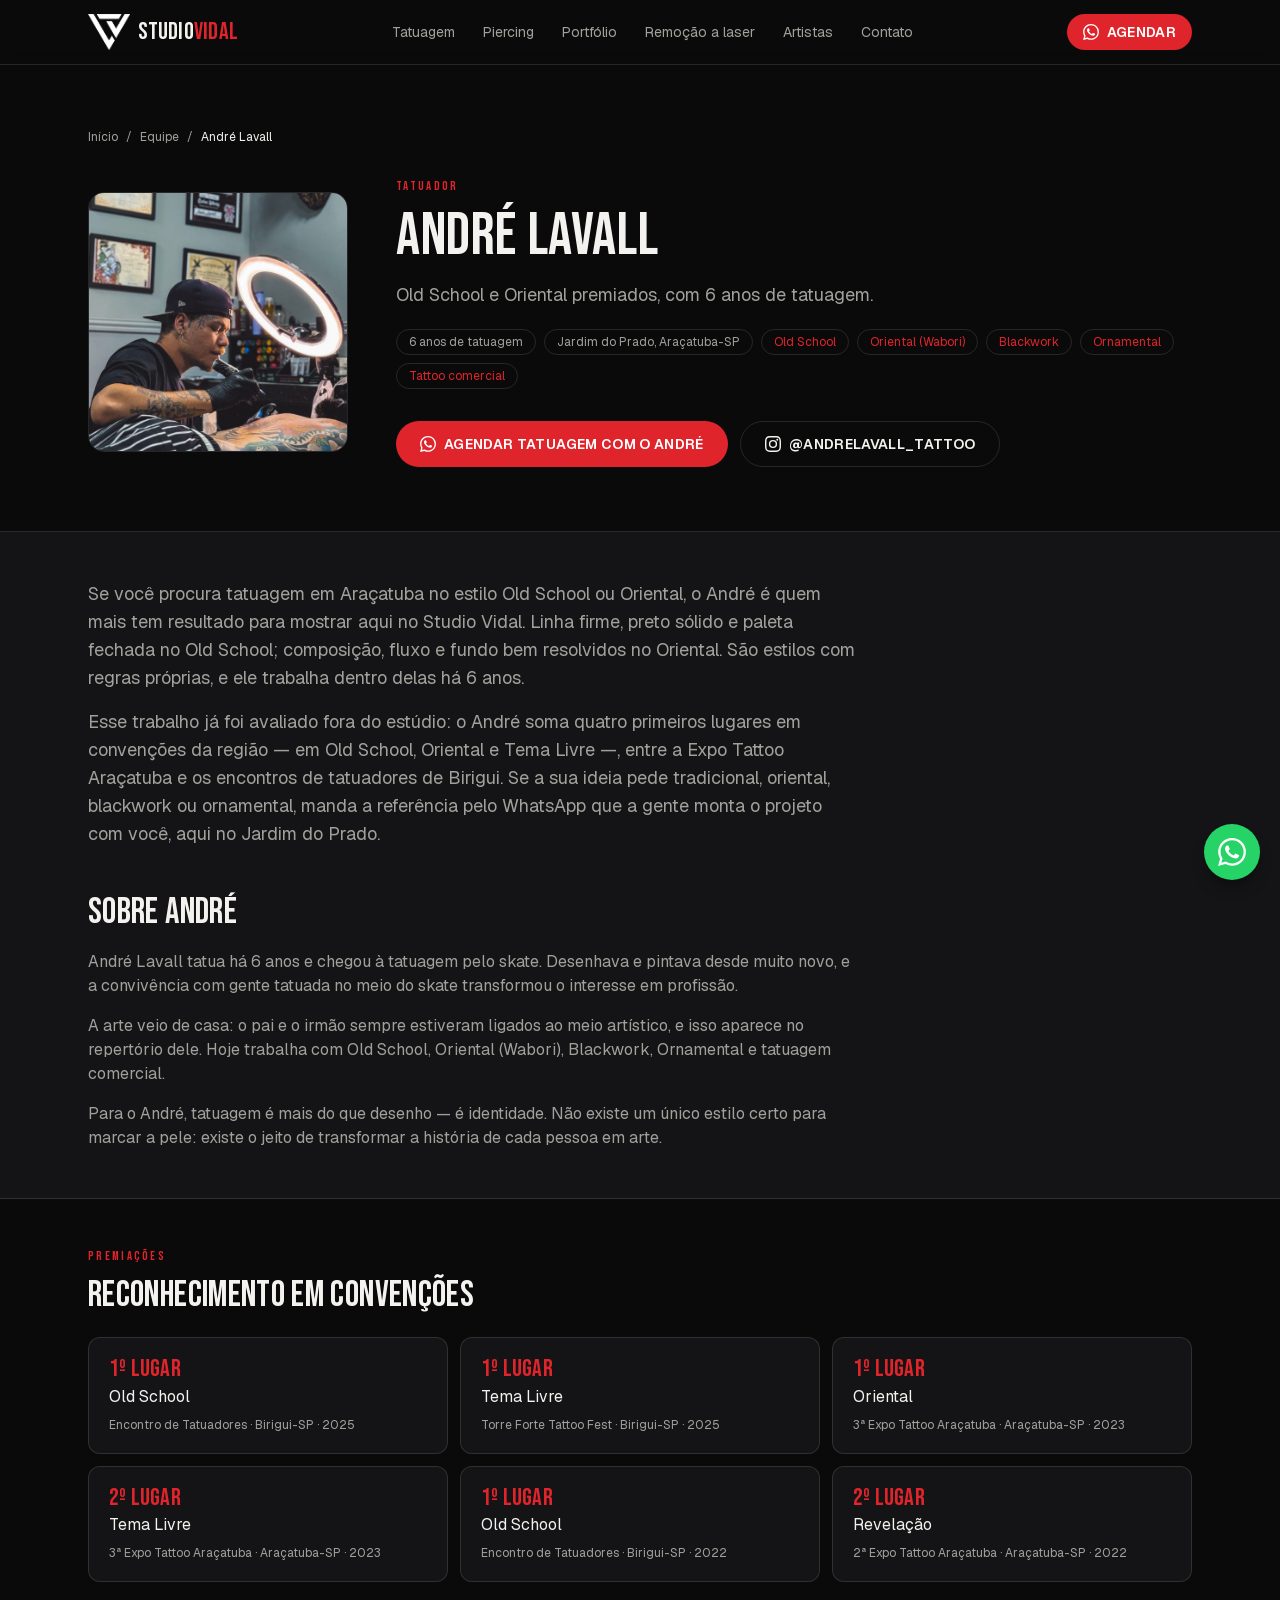
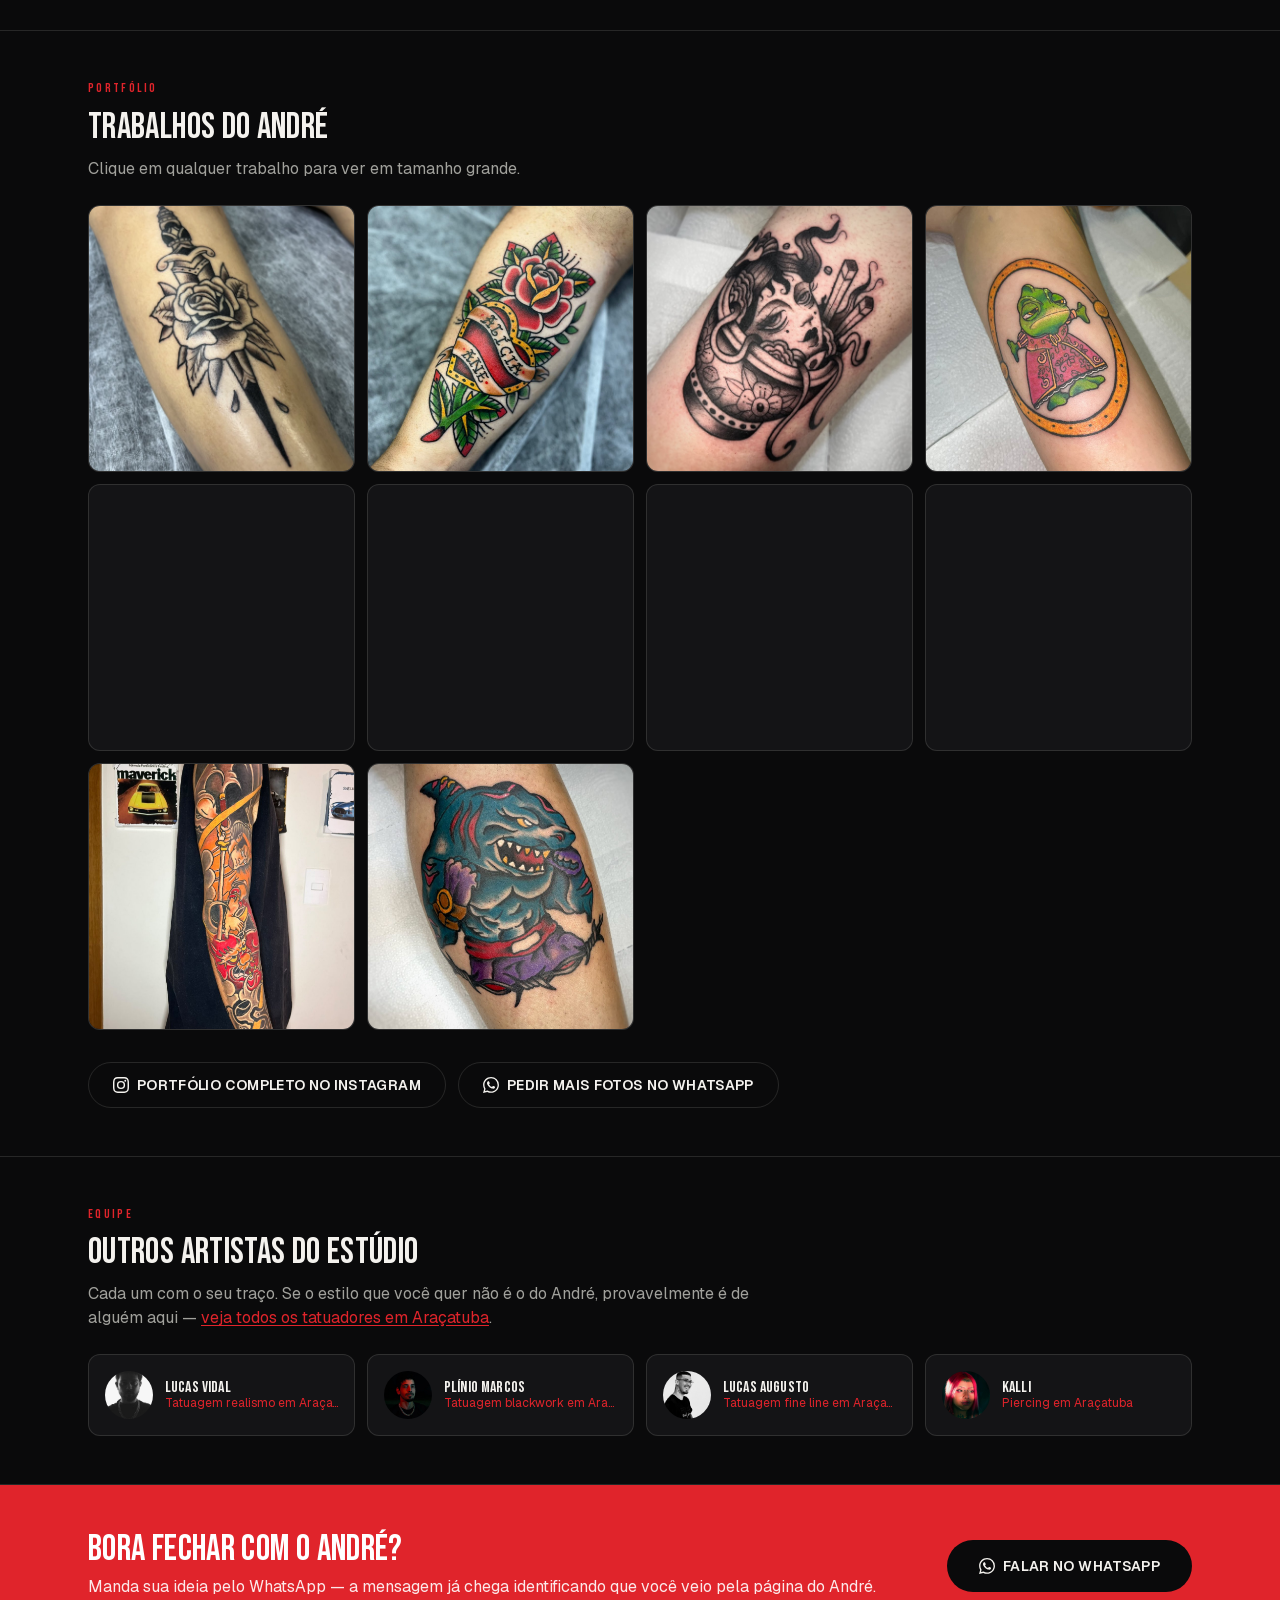
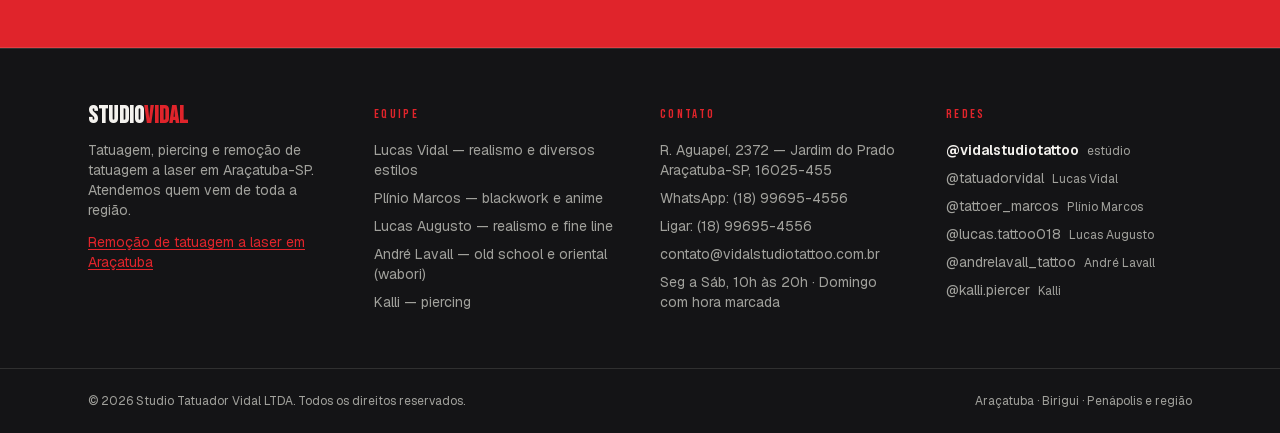
<file: artistas/andre-lavall/index.html>
<!DOCTYPE html><html lang="pt-BR" class="geist_286012c1-module__On7J0G__variable bebas_neue_35dde67c-module__gbz6pq__variable h-full"><head><meta charSet="utf-8"/><meta name="viewport" content="width=device-width, initial-scale=1"/><link rel="preload" href="/_next/static/media/7178b3e590c64307-s.p.21jp631_3pja2.woff2" as="font" crossorigin="" type="font/woff2"/><link rel="preload" href="/_next/static/media/caa3a2e1cccd8315-s.p.0wgildi0cnwt9.woff2" as="font" crossorigin="" type="font/woff2"/><link rel="preload" href="/_next/static/media/fabcf92ba1ccea36-s.p.1w_qz2ahumqmz.woff2" as="font" crossorigin="" type="font/woff2"/><link rel="preload" as="image" href="/logo.png"/><link rel="preload" href="/artistas/andre-lavall/perfil.jpg" as="image"/><link rel="stylesheet" href="/_next/static/chunks/2mdvxqg6js-as.css" data-precedence="next"/><link rel="preload" as="script" fetchPriority="low" href="/_next/static/chunks/3l04zcqx63h3y.js"/><script src="/_next/static/chunks/3smteaqlw7m56.js" async=""></script><script src="/_next/static/chunks/08ttfj81-47mu.js" async=""></script><script src="/_next/static/chunks/turbopack-2fn_jka5vi9vg.js" async=""></script><script src="/_next/static/chunks/3fntmmi971322.js" async="" crossorigin=""></script><script src="/_next/static/chunks/3v-ip_ikwmteq.js" async="" crossorigin=""></script><meta name="next-size-adjust" content=""/><title>André Lavall — Old School e Oriental em Araçatuba</title><meta name="description" content="André Lavall, tatuador premiado de Old School e Oriental em Araçatuba-SP. 6 anos de tatuagem no Studio Vidal. Veja o portfólio e agende pelo WhatsApp."/><meta name="robots" content="index, follow"/><link rel="canonical" href="https://vidalstudiotattoo.com.br/artistas/andre-lavall/"/><meta name="google-site-verification" content="hvZZctJJMVmrsGWq0S1Wy24OekyN2QrZqn3JxtMqLF4"/><meta property="og:title" content="André Lavall — tatuagem Old School e Oriental em Araçatuba"/><meta property="og:description" content="6 anos de tatuagem e 4 primeiros lugares em convenções da região. Old School, Oriental, Blackwork e Ornamental no Studio Vidal."/><meta property="og:url" content="https://vidalstudiotattoo.com.br/artistas/andre-lavall/"/><meta property="og:site_name" content="Studio Vidal"/><meta property="og:locale" content="pt_BR"/><meta property="og:image" content="https://vidalstudiotattoo.com.br/artistas/andre-lavall/perfil.jpg"/><meta property="og:image:alt" content="André Lavall tatuando no Studio Vidal em Araçatuba"/><meta property="og:type" content="profile"/><meta name="twitter:card" content="summary_large_image"/><meta name="twitter:title" content="André Lavall — tatuagem Old School e Oriental em Araçatuba"/><meta name="twitter:description" content="6 anos de tatuagem e 4 primeiros lugares em convenções da região. Old School, Oriental, Blackwork e Ornamental no Studio Vidal."/><meta name="twitter:image" content="https://vidalstudiotattoo.com.br/artistas/andre-lavall/perfil.jpg"/><meta name="twitter:image:alt" content="André Lavall tatuando no Studio Vidal em Araçatuba"/><link rel="icon" href="/icon.png?icon.0lt39u8jc4_on.png" sizes="512x512" type="image/png"/><script src="/_next/static/chunks/0cz1d0mv5g_q7.js" noModule=""></script></head><body class="min-h-full flex flex-col bg-ink text-bone"><div hidden=""><!--$--><!--/$--></div><script type="application/ld+json">{"@context":"https://schema.org","@type":"Person","name":"André Lavall","jobTitle":"Tatuador","description":"Tatuador com 6 anos de experiência, especializado em Old School, Oriental (Wabori), Blackwork, Ornamental e tatuagem comercial, no Studio Vidal em Araçatuba-SP.","image":"https://vidalstudiotattoo.com.br/artistas/andre-lavall/perfil.jpg","url":"https://vidalstudiotattoo.com.br/artistas/andre-lavall/","sameAs":["https://instagram.com/andrelavall_tattoo"],"knowsAbout":["Tatuagem Old School","Tatuagem oriental (Wabori)","Tatuagem blackwork","Tatuagem ornamental"],"award":["1º lugar — Old School, Encontro de Tatuadores, Birigui-SP (2025)","1º lugar — Tema Livre, Torre Forte Tattoo Fest, Birigui-SP (2025)","1º lugar — Oriental, 3ª Expo Tattoo Araçatuba, Araçatuba-SP (2023)","2º lugar — Tema Livre, 3ª Expo Tattoo Araçatuba, Araçatuba-SP (2023)","1º lugar — Old School, Encontro de Tatuadores, Birigui-SP (2022)","2º lugar — Revelação, 2ª Expo Tattoo Araçatuba, Araçatuba-SP (2022)"],"worksFor":{"@type":"TattooParlor","name":"Studio Vidal","url":"https://vidalstudiotattoo.com.br","telephone":"+5518996954556","address":{"@type":"PostalAddress","streetAddress":"R. Aguapeí, 2372","addressLocality":"Araçatuba","addressRegion":"SP","postalCode":"16025-455","addressCountry":"BR"}}}</script><script type="application/ld+json">{"@context":"https://schema.org","@type":"BreadcrumbList","itemListElement":[{"@type":"ListItem","position":1,"name":"Início","item":"https://vidalstudiotattoo.com.br/"},{"@type":"ListItem","position":2,"name":"Equipe","item":"https://vidalstudiotattoo.com.br/#equipe"},{"@type":"ListItem","position":3,"name":"André Lavall","item":"https://vidalstudiotattoo.com.br/artistas/andre-lavall/"}]}</script><span id="top"></span><header class="sticky top-0 z-50 border-b border-line bg-ink/90 backdrop-blur"><div class="container-x flex h-16 items-center justify-between"><a href="/" class="flex items-center gap-2" aria-label="Studio Vidal"><img src="/logo.png" alt="" aria-hidden="true" class="h-9 w-auto [filter:brightness(0)_invert(1)]"/><span class="font-display text-2xl tracking-wide">Studio<span class="text-accent">Vidal</span></span></a><nav class="hidden items-center gap-7 md:flex"><a href="/#tatuagem" class="text-sm text-muted transition-colors hover:text-bone">Tatuagem</a><a href="/piercing-aracatuba/" class="text-sm text-muted transition-colors hover:text-bone">Piercing</a><a href="/#portfolio" class="text-sm text-muted transition-colors hover:text-bone">Portfólio</a><a href="/remocao-de-tatuagem-a-laser-aracatuba/" class="text-sm text-muted transition-colors hover:text-bone">Remoção a laser</a><a href="/artistas/" class="text-sm text-muted transition-colors hover:text-bone">Artistas</a><a href="/#contato" class="text-sm text-muted transition-colors hover:text-bone">Contato</a></nav><div class="hidden md:block"><a href="https://wa.me/5518996954556?text=Ol%C3%A1!%20Vim%20pelo%20site%20e%20gostaria%20de%20uma%20informa%C3%A7%C3%A3o." target="_blank" rel="noopener noreferrer" class="inline-flex items-center justify-center gap-2 rounded-full px-6 py-3 text-sm font-semibold uppercase tracking-wide transition-colors bg-accent text-white hover:bg-accent-hover !py-2 !px-4"><svg viewBox="0 0 24 24" aria-hidden="true" class="h-4 w-4 fill-current"><path d="M17.472 14.382c-.297-.149-1.758-.867-2.03-.967-.273-.099-.471-.148-.67.15-.197.297-.767.966-.94 1.164-.173.199-.347.223-.644.075-.297-.15-1.255-.463-2.39-1.475-.883-.788-1.48-1.761-1.653-2.059-.173-.297-.018-.458.13-.606.134-.133.297-.347.446-.52.149-.174.198-.298.298-.497.099-.198.05-.371-.025-.52-.075-.149-.669-1.612-.916-2.207-.242-.579-.487-.5-.669-.51l-.57-.01c-.198 0-.52.074-.792.372-.272.297-1.04 1.016-1.04 2.479 0 1.462 1.065 2.875 1.213 3.074.149.198 2.096 3.2 5.077 4.487.709.306 1.262.489 1.694.625.712.227 1.36.195 1.871.118.571-.085 1.758-.719 2.006-1.413.248-.694.248-1.289.173-1.413-.074-.124-.272-.198-.57-.347m-5.421 7.403h-.004a9.87 9.87 0 01-5.031-1.378l-.361-.214-3.741.982.998-3.648-.235-.374a9.86 9.86 0 01-1.51-5.26c.001-5.45 4.436-9.884 9.888-9.884 2.64 0 5.122 1.03 6.988 2.898a9.825 9.825 0 012.893 6.994c-.003 5.45-4.437 9.884-9.885 9.884m8.413-18.297A11.815 11.815 0 0012.05 0C5.495 0 .16 5.335.157 11.892c0 2.096.547 4.142 1.588 5.945L.057 24l6.305-1.654a11.882 11.882 0 005.683 1.448h.005c6.554 0 11.89-5.335 11.893-11.893a11.821 11.821 0 00-3.48-8.413z"></path></svg>Agendar</a></div><button type="button" aria-label="Abrir menu" aria-expanded="false" class="md:hidden"><span class="block h-0.5 w-6 bg-bone"></span><span class="mt-1.5 block h-0.5 w-6 bg-bone"></span><span class="mt-1.5 block h-0.5 w-6 bg-bone"></span></button></div></header><main class="flex-1"><section class="border-b border-line"><div class="container-x py-12 md:py-16"><nav aria-label="Você está aqui" class="mb-8 text-xs text-muted"><a href="/" class="hover:text-bone">Início</a><span class="mx-2">/</span><a href="/#equipe" class="hover:text-bone">Equipe</a><span class="mx-2">/</span><span class="text-bone">André Lavall</span></nav><div class="grid items-center gap-8 md:grid-cols-[260px_1fr] md:gap-12"><img src="/artistas/andre-lavall/perfil.jpg" alt="André Lavall — Tatuador no Studio Vidal, Araçatuba" class="aspect-square w-40 rounded-2xl border border-line object-cover md:w-full"/><div><p class="kicker mb-3">Tatuador</p><h1 class="font-display text-5xl leading-[0.95] sm:text-6xl">André Lavall</h1><p class="mt-4 max-w-xl text-lg text-muted">Old School e Oriental premiados, com 6 anos de tatuagem.</p><div class="mt-5 flex flex-wrap gap-2"><span class="rounded-full border border-line px-3 py-1 text-xs text-muted">6 anos de tatuagem</span><span class="rounded-full border border-line px-3 py-1 text-xs text-muted">Jardim do Prado<!-- -->, <!-- -->Araçatuba<!-- -->-<!-- -->SP</span><span class="rounded-full border border-line px-3 py-1 text-xs text-accent">Old School</span><span class="rounded-full border border-line px-3 py-1 text-xs text-accent">Oriental (Wabori)</span><span class="rounded-full border border-line px-3 py-1 text-xs text-accent">Blackwork</span><span class="rounded-full border border-line px-3 py-1 text-xs text-accent">Ornamental</span><span class="rounded-full border border-line px-3 py-1 text-xs text-accent">Tattoo comercial</span></div><div class="mt-8 flex flex-wrap gap-3"><a href="https://wa.me/5518996954556?text=Ol%C3%A1!%20Vim%20pelo%20site%20e%20gostaria%20de%20fazer%20uma%20tatuagem%20com%20o%20Andr%C3%A9%20Lavall." target="_blank" rel="noopener noreferrer" class="inline-flex items-center justify-center gap-2 rounded-full px-6 py-3 text-sm font-semibold uppercase tracking-wide transition-colors bg-accent text-white hover:bg-accent-hover "><svg viewBox="0 0 24 24" aria-hidden="true" class="h-4 w-4 fill-current"><path d="M17.472 14.382c-.297-.149-1.758-.867-2.03-.967-.273-.099-.471-.148-.67.15-.197.297-.767.966-.94 1.164-.173.199-.347.223-.644.075-.297-.15-1.255-.463-2.39-1.475-.883-.788-1.48-1.761-1.653-2.059-.173-.297-.018-.458.13-.606.134-.133.297-.347.446-.52.149-.174.198-.298.298-.497.099-.198.05-.371-.025-.52-.075-.149-.669-1.612-.916-2.207-.242-.579-.487-.5-.669-.51l-.57-.01c-.198 0-.52.074-.792.372-.272.297-1.04 1.016-1.04 2.479 0 1.462 1.065 2.875 1.213 3.074.149.198 2.096 3.2 5.077 4.487.709.306 1.262.489 1.694.625.712.227 1.36.195 1.871.118.571-.085 1.758-.719 2.006-1.413.248-.694.248-1.289.173-1.413-.074-.124-.272-.198-.57-.347m-5.421 7.403h-.004a9.87 9.87 0 01-5.031-1.378l-.361-.214-3.741.982.998-3.648-.235-.374a9.86 9.86 0 01-1.51-5.26c.001-5.45 4.436-9.884 9.888-9.884 2.64 0 5.122 1.03 6.988 2.898a9.825 9.825 0 012.893 6.994c-.003 5.45-4.437 9.884-9.885 9.884m8.413-18.297A11.815 11.815 0 0012.05 0C5.495 0 .16 5.335.157 11.892c0 2.096.547 4.142 1.588 5.945L.057 24l6.305-1.654a11.882 11.882 0 005.683 1.448h.005c6.554 0 11.89-5.335 11.893-11.893a11.821 11.821 0 00-3.48-8.413z"></path></svg>Agendar tatuagem com o André</a><a href="https://instagram.com/andrelavall_tattoo" target="_blank" rel="noopener noreferrer" class="inline-flex items-center justify-center gap-2 rounded-full border border-bone/30 px-6 py-3 text-sm font-semibold uppercase tracking-wide text-bone transition-colors hover:border-accent hover:text-accent"><svg viewBox="0 0 24 24" aria-hidden="true" class="h-4 w-4 fill-current"><path d="M12 2.163c3.204 0 3.584.012 4.85.07 3.252.148 4.771 1.691 4.919 4.919.058 1.265.069 1.645.069 4.849 0 3.205-.012 3.584-.069 4.849-.149 3.225-1.664 4.771-4.919 4.919-1.266.058-1.644.07-4.85.07-3.204 0-3.584-.012-4.849-.07-3.26-.149-4.771-1.699-4.919-4.92-.058-1.265-.07-1.644-.07-4.849 0-3.204.013-3.583.07-4.849.149-3.227 1.664-4.771 4.919-4.919 1.266-.057 1.645-.069 4.849-.069zm0-2.163c-3.259 0-3.667.014-4.947.072-4.358.2-6.78 2.618-6.98 6.98C.014 8.333 0 8.741 0 12c0 3.259.014 3.668.072 4.948.2 4.358 2.618 6.78 6.98 6.98 1.281.058 1.689.072 4.948.072 3.259 0 3.668-.014 4.948-.072 4.354-.2 6.782-2.618 6.979-6.98.059-1.28.073-1.689.073-4.948 0-3.259-.014-3.667-.072-4.947-.196-4.354-2.617-6.78-6.979-6.98C15.668.014 15.259 0 12 0zm0 5.838a6.162 6.162 0 100 12.324 6.162 6.162 0 000-12.324zM12 16a4 4 0 110-8 4 4 0 010 8zm6.406-11.845a1.44 1.44 0 100 2.881 1.44 1.44 0 000-2.881z"></path></svg>@andrelavall_tattoo</a></div></div></div></div></section><section class="border-b border-line bg-surface"><div class="container-x py-12"><div class="max-w-3xl space-y-4 text-lg text-muted"><p>Se você procura tatuagem em Araçatuba no estilo Old School ou Oriental, o André é quem mais tem resultado para mostrar aqui no Studio Vidal. Linha firme, preto sólido e paleta fechada no Old School; composição, fluxo e fundo bem resolvidos no Oriental. São estilos com regras próprias, e ele trabalha dentro delas há 6 anos.</p><p>Esse trabalho já foi avaliado fora do estúdio: o André soma quatro primeiros lugares em convenções da região — em Old School, Oriental e Tema Livre —, entre a Expo Tattoo Araçatuba e os encontros de tatuadores de Birigui. Se a sua ideia pede tradicional, oriental, blackwork ou ornamental, manda a referência pelo WhatsApp que a gente monta o projeto com você, aqui no Jardim do Prado.</p></div><h2 class="font-display mt-12 text-3xl sm:text-4xl">Sobre <!-- -->André</h2><div class="mt-5 max-w-3xl space-y-4 text-muted"><p>André Lavall tatua há 6 anos e chegou à tatuagem pelo skate. Desenhava e pintava desde muito novo, e a convivência com gente tatuada no meio do skate transformou o interesse em profissão.</p><p>A arte veio de casa: o pai e o irmão sempre estiveram ligados ao meio artístico, e isso aparece no repertório dele. Hoje trabalha com Old School, Oriental (Wabori), Blackwork, Ornamental e tatuagem comercial.</p><p>Para o André, tatuagem é mais do que desenho — é identidade. Não existe um único estilo certo para marcar a pele: existe o jeito de transformar a história de cada pessoa em arte.</p></div></div></section><section class="border-b border-line"><div class="container-x py-12"><p class="kicker mb-3">Premiações</p><h2 class="font-display text-3xl sm:text-4xl">Reconhecimento em convenções</h2><ul class="mt-6 grid gap-3 sm:grid-cols-2 lg:grid-cols-3"><li class="rounded-xl border border-line bg-surface p-5"><p class="font-display text-2xl text-accent">1º lugar</p><p class="mt-1 text-bone">Old School</p><p class="mt-2 text-xs text-muted">Encontro de Tatuadores<!-- --> · <!-- -->Birigui-SP<!-- --> · <!-- -->2025</p></li><li class="rounded-xl border border-line bg-surface p-5"><p class="font-display text-2xl text-accent">1º lugar</p><p class="mt-1 text-bone">Tema Livre</p><p class="mt-2 text-xs text-muted">Torre Forte Tattoo Fest<!-- --> · <!-- -->Birigui-SP<!-- --> · <!-- -->2025</p></li><li class="rounded-xl border border-line bg-surface p-5"><p class="font-display text-2xl text-accent">1º lugar</p><p class="mt-1 text-bone">Oriental</p><p class="mt-2 text-xs text-muted">3ª Expo Tattoo Araçatuba<!-- --> · <!-- -->Araçatuba-SP<!-- --> · <!-- -->2023</p></li><li class="rounded-xl border border-line bg-surface p-5"><p class="font-display text-2xl text-accent">2º lugar</p><p class="mt-1 text-bone">Tema Livre</p><p class="mt-2 text-xs text-muted">3ª Expo Tattoo Araçatuba<!-- --> · <!-- -->Araçatuba-SP<!-- --> · <!-- -->2023</p></li><li class="rounded-xl border border-line bg-surface p-5"><p class="font-display text-2xl text-accent">1º lugar</p><p class="mt-1 text-bone">Old School</p><p class="mt-2 text-xs text-muted">Encontro de Tatuadores<!-- --> · <!-- -->Birigui-SP<!-- --> · <!-- -->2022</p></li><li class="rounded-xl border border-line bg-surface p-5"><p class="font-display text-2xl text-accent">2º lugar</p><p class="mt-1 text-bone">Revelação</p><p class="mt-2 text-xs text-muted">2ª Expo Tattoo Araçatuba<!-- --> · <!-- -->Araçatuba-SP<!-- --> · <!-- -->2022</p></li></ul></div></section><section class="border-b border-line"><div class="container-x py-12"><p class="kicker mb-3">Portfólio</p><h2 class="font-display text-3xl sm:text-4xl">Trabalhos <!-- -->do<!-- --> <!-- -->André</h2><p class="mt-3 max-w-2xl text-muted">Clique em qualquer trabalho para ver em tamanho grande.</p><div class="mt-6"><ul class="grid grid-cols-2 gap-3 sm:grid-cols-3 lg:grid-cols-4"><li><button type="button" aria-label="Ampliar: Tatuagem do André Lavall em Araçatuba — trabalho 1" class="group relative block w-full overflow-hidden rounded-xl border border-line bg-surface transition-colors hover:border-accent focus:border-accent focus:outline-none"><div class="aspect-square w-full overflow-hidden"><img src="/artistas/andre-lavall/01.jpg" alt="Tatuagem do André Lavall em Araçatuba — trabalho 1" loading="lazy" decoding="async" class="h-full w-full object-cover transition-transform duration-300 group-hover:scale-105"/></div></button></li><li><button type="button" aria-label="Ampliar: Tatuagem do André Lavall em Araçatuba — trabalho 2" class="group relative block w-full overflow-hidden rounded-xl border border-line bg-surface transition-colors hover:border-accent focus:border-accent focus:outline-none"><div class="aspect-square w-full overflow-hidden"><img src="/artistas/andre-lavall/02.jpg" alt="Tatuagem do André Lavall em Araçatuba — trabalho 2" loading="lazy" decoding="async" class="h-full w-full object-cover transition-transform duration-300 group-hover:scale-105"/></div></button></li><li><button type="button" aria-label="Ampliar: Tatuagem do André Lavall em Araçatuba — trabalho 3" class="group relative block w-full overflow-hidden rounded-xl border border-line bg-surface transition-colors hover:border-accent focus:border-accent focus:outline-none"><div class="aspect-square w-full overflow-hidden"><img src="/artistas/andre-lavall/03.jpg" alt="Tatuagem do André Lavall em Araçatuba — trabalho 3" loading="lazy" decoding="async" class="h-full w-full object-cover transition-transform duration-300 group-hover:scale-105"/></div></button></li><li><button type="button" aria-label="Ampliar: Tatuagem do André Lavall em Araçatuba — trabalho 4" class="group relative block w-full overflow-hidden rounded-xl border border-line bg-surface transition-colors hover:border-accent focus:border-accent focus:outline-none"><div class="aspect-square w-full overflow-hidden"><img src="/artistas/andre-lavall/04.jpg" alt="Tatuagem do André Lavall em Araçatuba — trabalho 4" loading="lazy" decoding="async" class="h-full w-full object-cover transition-transform duration-300 group-hover:scale-105"/></div></button></li><li><button type="button" aria-label="Ampliar: Tatuagem do André Lavall em Araçatuba — trabalho 5" class="group relative block w-full overflow-hidden rounded-xl border border-line bg-surface transition-colors hover:border-accent focus:border-accent focus:outline-none"><div class="aspect-square w-full overflow-hidden"><img src="/artistas/andre-lavall/05.jpg" alt="Tatuagem do André Lavall em Araçatuba — trabalho 5" loading="lazy" decoding="async" class="h-full w-full object-cover transition-transform duration-300 group-hover:scale-105"/></div></button></li><li><button type="button" aria-label="Ampliar: Tatuagem do André Lavall em Araçatuba — trabalho 6" class="group relative block w-full overflow-hidden rounded-xl border border-line bg-surface transition-colors hover:border-accent focus:border-accent focus:outline-none"><div class="aspect-square w-full overflow-hidden"><img src="/artistas/andre-lavall/06.jpg" alt="Tatuagem do André Lavall em Araçatuba — trabalho 6" loading="lazy" decoding="async" class="h-full w-full object-cover transition-transform duration-300 group-hover:scale-105"/></div></button></li><li><button type="button" aria-label="Ampliar: Tatuagem do André Lavall em Araçatuba — trabalho 7" class="group relative block w-full overflow-hidden rounded-xl border border-line bg-surface transition-colors hover:border-accent focus:border-accent focus:outline-none"><div class="aspect-square w-full overflow-hidden"><img src="/artistas/andre-lavall/07.jpg" alt="Tatuagem do André Lavall em Araçatuba — trabalho 7" loading="lazy" decoding="async" class="h-full w-full object-cover transition-transform duration-300 group-hover:scale-105"/></div></button></li><li><button type="button" aria-label="Ampliar: Tatuagem do André Lavall em Araçatuba — trabalho 8" class="group relative block w-full overflow-hidden rounded-xl border border-line bg-surface transition-colors hover:border-accent focus:border-accent focus:outline-none"><div class="aspect-square w-full overflow-hidden"><img src="/artistas/andre-lavall/08.jpg" alt="Tatuagem do André Lavall em Araçatuba — trabalho 8" loading="lazy" decoding="async" class="h-full w-full object-cover transition-transform duration-300 group-hover:scale-105"/></div></button></li><li><button type="button" aria-label="Ampliar: Tatuagem do André Lavall em Araçatuba — trabalho 9" class="group relative block w-full overflow-hidden rounded-xl border border-line bg-surface transition-colors hover:border-accent focus:border-accent focus:outline-none"><div class="aspect-square w-full overflow-hidden"><img src="/artistas/andre-lavall/09.jpg" alt="Tatuagem do André Lavall em Araçatuba — trabalho 9" loading="lazy" decoding="async" class="h-full w-full object-cover transition-transform duration-300 group-hover:scale-105"/></div></button></li><li><button type="button" aria-label="Ampliar: Tatuagem do André Lavall em Araçatuba — trabalho 10" class="group relative block w-full overflow-hidden rounded-xl border border-line bg-surface transition-colors hover:border-accent focus:border-accent focus:outline-none"><div class="aspect-square w-full overflow-hidden"><img src="/artistas/andre-lavall/10.jpg" alt="Tatuagem do André Lavall em Araçatuba — trabalho 10" loading="lazy" decoding="async" class="h-full w-full object-cover transition-transform duration-300 group-hover:scale-105"/></div></button></li></ul></div><div class="mt-8 flex flex-wrap gap-3"><a href="https://instagram.com/andrelavall_tattoo" target="_blank" rel="noopener noreferrer" class="inline-flex items-center justify-center gap-2 rounded-full border border-bone/30 px-6 py-3 text-sm font-semibold uppercase tracking-wide text-bone transition-colors hover:border-accent hover:text-accent"><svg viewBox="0 0 24 24" aria-hidden="true" class="h-4 w-4 fill-current"><path d="M12 2.163c3.204 0 3.584.012 4.85.07 3.252.148 4.771 1.691 4.919 4.919.058 1.265.069 1.645.069 4.849 0 3.205-.012 3.584-.069 4.849-.149 3.225-1.664 4.771-4.919 4.919-1.266.058-1.644.07-4.85.07-3.204 0-3.584-.012-4.849-.07-3.26-.149-4.771-1.699-4.919-4.92-.058-1.265-.07-1.644-.07-4.849 0-3.204.013-3.583.07-4.849.149-3.227 1.664-4.771 4.919-4.919 1.266-.057 1.645-.069 4.849-.069zm0-2.163c-3.259 0-3.667.014-4.947.072-4.358.2-6.78 2.618-6.98 6.98C.014 8.333 0 8.741 0 12c0 3.259.014 3.668.072 4.948.2 4.358 2.618 6.78 6.98 6.98 1.281.058 1.689.072 4.948.072 3.259 0 3.668-.014 4.948-.072 4.354-.2 6.782-2.618 6.979-6.98.059-1.28.073-1.689.073-4.948 0-3.259-.014-3.667-.072-4.947-.196-4.354-2.617-6.78-6.979-6.98C15.668.014 15.259 0 12 0zm0 5.838a6.162 6.162 0 100 12.324 6.162 6.162 0 000-12.324zM12 16a4 4 0 110-8 4 4 0 010 8zm6.406-11.845a1.44 1.44 0 100 2.881 1.44 1.44 0 000-2.881z"></path></svg>Portfólio completo no Instagram</a><a href="https://wa.me/5518996954556?text=Ol%C3%A1!%20Vim%20pelo%20site%20e%20gostaria%20de%20conhecer%20mais%20trabalhos%20do%20Andr%C3%A9%20Lavall." target="_blank" rel="noopener noreferrer" class="inline-flex items-center justify-center gap-2 rounded-full px-6 py-3 text-sm font-semibold uppercase tracking-wide transition-colors border border-bone/30 text-bone hover:border-accent hover:text-accent "><svg viewBox="0 0 24 24" aria-hidden="true" class="h-4 w-4 fill-current"><path d="M17.472 14.382c-.297-.149-1.758-.867-2.03-.967-.273-.099-.471-.148-.67.15-.197.297-.767.966-.94 1.164-.173.199-.347.223-.644.075-.297-.15-1.255-.463-2.39-1.475-.883-.788-1.48-1.761-1.653-2.059-.173-.297-.018-.458.13-.606.134-.133.297-.347.446-.52.149-.174.198-.298.298-.497.099-.198.05-.371-.025-.52-.075-.149-.669-1.612-.916-2.207-.242-.579-.487-.5-.669-.51l-.57-.01c-.198 0-.52.074-.792.372-.272.297-1.04 1.016-1.04 2.479 0 1.462 1.065 2.875 1.213 3.074.149.198 2.096 3.2 5.077 4.487.709.306 1.262.489 1.694.625.712.227 1.36.195 1.871.118.571-.085 1.758-.719 2.006-1.413.248-.694.248-1.289.173-1.413-.074-.124-.272-.198-.57-.347m-5.421 7.403h-.004a9.87 9.87 0 01-5.031-1.378l-.361-.214-3.741.982.998-3.648-.235-.374a9.86 9.86 0 01-1.51-5.26c.001-5.45 4.436-9.884 9.888-9.884 2.64 0 5.122 1.03 6.988 2.898a9.825 9.825 0 012.893 6.994c-.003 5.45-4.437 9.884-9.885 9.884m8.413-18.297A11.815 11.815 0 0012.05 0C5.495 0 .16 5.335.157 11.892c0 2.096.547 4.142 1.588 5.945L.057 24l6.305-1.654a11.882 11.882 0 005.683 1.448h.005c6.554 0 11.89-5.335 11.893-11.893a11.821 11.821 0 00-3.48-8.413z"></path></svg>Pedir mais fotos no WhatsApp</a></div></div></section><section class="border-b border-line"><div class="container-x py-12"><p class="kicker mb-3">Equipe</p><h2 class="font-display text-3xl sm:text-4xl">Outros artistas do estúdio</h2><p class="mt-3 max-w-2xl text-muted">Cada um com o seu traço. Se o estilo que você quer não é o <!-- -->do<!-- --> <!-- -->André<!-- -->, provavelmente é de alguém aqui —<!-- --> <a href="/artistas/" class="text-accent underline underline-offset-2">veja todos os tatuadores em Araçatuba</a>.</p><div class="mt-6 grid gap-3 sm:grid-cols-2 lg:grid-cols-4"><a href="/artistas/lucas-vidal/" class="group flex items-center gap-3 rounded-xl border border-line bg-surface p-4 transition-colors hover:border-accent"><img src="/artistas/lucas-vidal/perfil.jpg" alt="" aria-hidden="true" loading="lazy" class="h-12 w-12 shrink-0 rounded-full object-cover"/><span class="min-w-0"><span class="font-display block text-base leading-tight">Lucas Vidal</span><span class="block truncate text-xs text-accent">Tatuagem realismo em Araçatuba</span></span></a><a href="/artistas/plinio/" class="group flex items-center gap-3 rounded-xl border border-line bg-surface p-4 transition-colors hover:border-accent"><img src="/artistas/plinio/perfil.jpg" alt="" aria-hidden="true" loading="lazy" class="h-12 w-12 shrink-0 rounded-full object-cover"/><span class="min-w-0"><span class="font-display block text-base leading-tight">Plínio Marcos</span><span class="block truncate text-xs text-accent">Tatuagem blackwork em Araçatuba</span></span></a><a href="/artistas/lucas-augusto/" class="group flex items-center gap-3 rounded-xl border border-line bg-surface p-4 transition-colors hover:border-accent"><img src="/artistas/lucas-augusto/perfil.jpg" alt="" aria-hidden="true" loading="lazy" class="h-12 w-12 shrink-0 rounded-full object-cover"/><span class="min-w-0"><span class="font-display block text-base leading-tight">Lucas Augusto</span><span class="block truncate text-xs text-accent">Tatuagem fine line em Araçatuba</span></span></a><a href="/artistas/kalli/" class="group flex items-center gap-3 rounded-xl border border-line bg-surface p-4 transition-colors hover:border-accent"><img src="/artistas/kalli/perfil.jpg" alt="" aria-hidden="true" loading="lazy" class="h-12 w-12 shrink-0 rounded-full object-cover"/><span class="min-w-0"><span class="font-display block text-base leading-tight">Kalli</span><span class="block truncate text-xs text-accent">Piercing em Araçatuba</span></span></a></div></div></section><section class="border-b border-line bg-accent"><div class="container-x flex flex-col items-start gap-6 py-12 md:flex-row md:items-center md:justify-between"><div><h2 class="font-display text-3xl text-white sm:text-4xl">Bora fechar com <!-- -->o<!-- --> <!-- -->André<!-- -->?</h2><p class="mt-2 text-white/90">Manda sua ideia pelo WhatsApp — a mensagem já chega identificando que você veio pela página <!-- -->do<!-- --> <!-- -->André<!-- -->.</p></div><a href="https://wa.me/5518996954556?text=Ol%C3%A1!%20Vim%20pelo%20site%20e%20gostaria%20de%20fazer%20uma%20tatuagem%20com%20o%20Andr%C3%A9%20Lavall." target="_blank" rel="noopener noreferrer" class="inline-flex shrink-0 items-center justify-center gap-2 rounded-full bg-ink px-8 py-4 text-sm font-semibold uppercase tracking-wide text-bone transition-transform hover:scale-105"><svg viewBox="0 0 24 24" aria-hidden="true" class="h-4 w-4 fill-current"><path d="M17.472 14.382c-.297-.149-1.758-.867-2.03-.967-.273-.099-.471-.148-.67.15-.197.297-.767.966-.94 1.164-.173.199-.347.223-.644.075-.297-.15-1.255-.463-2.39-1.475-.883-.788-1.48-1.761-1.653-2.059-.173-.297-.018-.458.13-.606.134-.133.297-.347.446-.52.149-.174.198-.298.298-.497.099-.198.05-.371-.025-.52-.075-.149-.669-1.612-.916-2.207-.242-.579-.487-.5-.669-.51l-.57-.01c-.198 0-.52.074-.792.372-.272.297-1.04 1.016-1.04 2.479 0 1.462 1.065 2.875 1.213 3.074.149.198 2.096 3.2 5.077 4.487.709.306 1.262.489 1.694.625.712.227 1.36.195 1.871.118.571-.085 1.758-.719 2.006-1.413.248-.694.248-1.289.173-1.413-.074-.124-.272-.198-.57-.347m-5.421 7.403h-.004a9.87 9.87 0 01-5.031-1.378l-.361-.214-3.741.982.998-3.648-.235-.374a9.86 9.86 0 01-1.51-5.26c.001-5.45 4.436-9.884 9.888-9.884 2.64 0 5.122 1.03 6.988 2.898a9.825 9.825 0 012.893 6.994c-.003 5.45-4.437 9.884-9.885 9.884m8.413-18.297A11.815 11.815 0 0012.05 0C5.495 0 .16 5.335.157 11.892c0 2.096.547 4.142 1.588 5.945L.057 24l6.305-1.654a11.882 11.882 0 005.683 1.448h.005c6.554 0 11.89-5.335 11.893-11.893a11.821 11.821 0 00-3.48-8.413z"></path></svg>Falar no WhatsApp</a></div></section></main><footer id="contato" class="border-t border-line bg-surface"><div class="container-x grid gap-10 py-14 md:grid-cols-4"><div><p class="font-display text-2xl font-bold">Studio<span class="text-accent">Vidal</span></p><p class="mt-3 max-w-xs text-sm text-muted">Tatuagem, piercing e remoção de tatuagem a laser em Araçatuba-SP. Atendemos quem vem de toda a região.</p><p class="mt-3 text-sm"><a href="/remocao-de-tatuagem-a-laser-aracatuba/" class="text-accent underline underline-offset-2">Remoção de tatuagem a laser em Araçatuba</a></p></div><div class="text-sm"><h3 class="kicker mb-4">Equipe</h3><ul class="space-y-2 text-muted"><li><a href="/artistas/lucas-vidal/" class="hover:text-bone">Lucas Vidal<!-- --> —<!-- --> <!-- -->realismo e diversos estilos</a></li><li><a href="/artistas/plinio/" class="hover:text-bone">Plínio Marcos<!-- --> —<!-- --> <!-- -->blackwork e anime</a></li><li><a href="/artistas/lucas-augusto/" class="hover:text-bone">Lucas Augusto<!-- --> —<!-- --> <!-- -->realismo e fine line</a></li><li><a href="/artistas/andre-lavall/" class="hover:text-bone">André Lavall<!-- --> —<!-- --> <!-- -->old school e oriental (wabori)</a></li><li><a href="/artistas/kalli/" class="hover:text-bone">Kalli<!-- --> —<!-- --> <!-- -->piercing</a></li></ul></div><div class="text-sm"><h3 class="kicker mb-4">Contato</h3><ul class="space-y-2 text-muted"><li><a href="https://www.google.com/maps/search/?api=1&amp;query=Studio+Vidal+Ara%C3%A7atuba" target="_blank" rel="noopener noreferrer" class="hover:text-bone">R. Aguapeí, 2372<!-- --> — <!-- -->Jardim do Prado<br/>Araçatuba<!-- -->-<!-- -->SP<!-- -->, <!-- -->16025-455</a></li><li><a href="https://wa.me/5518996954556?text=Ol%C3%A1!%20Vim%20pelo%20site%20e%20gostaria%20de%20uma%20informa%C3%A7%C3%A3o." target="_blank" rel="noopener noreferrer" class="hover:text-bone">WhatsApp: <!-- -->(18) 99695-4556</a></li><li><a href="tel:+5518996954556" class="hover:text-bone">Ligar: <!-- -->(18) 99695-4556</a></li><li><a href="mailto:contato@vidalstudiotattoo.com.br" class="hover:text-bone">contato@vidalstudiotattoo.com.br</a></li><li>Seg a Sáb, 10h às 20h · Domingo com hora marcada</li></ul></div><div class="text-sm"><h3 class="kicker mb-4">Redes</h3><ul class="space-y-2 text-muted"><li><a href="https://www.instagram.com/vidalstudiotattoo/" target="_blank" rel="noopener noreferrer" class="font-semibold text-bone hover:text-accent">@vidalstudiotattoo</a><span class="ml-2 text-xs">estúdio</span></li><li><a href="https://instagram.com/tatuadorvidal" target="_blank" rel="noopener noreferrer" class="hover:text-bone">@tatuadorvidal</a><span class="ml-2 text-xs">Lucas Vidal</span></li><li><a href="https://instagram.com/tattoer_marcos" target="_blank" rel="noopener noreferrer" class="hover:text-bone">@tattoer_marcos</a><span class="ml-2 text-xs">Plínio Marcos</span></li><li><a href="https://instagram.com/lucas.tattoo018" target="_blank" rel="noopener noreferrer" class="hover:text-bone">@lucas.tattoo018</a><span class="ml-2 text-xs">Lucas Augusto</span></li><li><a href="https://instagram.com/andrelavall_tattoo" target="_blank" rel="noopener noreferrer" class="hover:text-bone">@andrelavall_tattoo</a><span class="ml-2 text-xs">André Lavall</span></li><li><a href="https://instagram.com/kalli.piercer" target="_blank" rel="noopener noreferrer" class="hover:text-bone">@kalli.piercer</a><span class="ml-2 text-xs">Kalli</span></li></ul></div></div><div class="border-t border-line"><div class="container-x flex flex-col gap-2 pb-24 pt-6 text-xs text-muted sm:flex-row sm:items-center sm:justify-between sm:pb-6"><p>© <!-- -->2026<!-- --> <!-- -->Studio Tatuador Vidal LTDA<!-- -->. Todos os direitos reservados.</p><p>Araçatuba · Birigui · Penápolis e região</p></div></div></footer><a href="https://wa.me/5518996954556?text=Ol%C3%A1!%20Vim%20pelo%20site%20e%20gostaria%20de%20fazer%20uma%20tatuagem%20com%20o%20Andr%C3%A9%20Lavall." target="_blank" rel="noopener noreferrer" aria-label="Falar no WhatsApp" class="fixed bottom-5 right-5 z-50 flex h-14 w-14 items-center justify-center rounded-full bg-[#25D366] shadow-lg shadow-black/30 transition-transform hover:scale-105"><svg viewBox="0 0 24 24" aria-hidden="true" class="h-7 w-7 fill-white"><path d="M17.472 14.382c-.297-.149-1.758-.867-2.03-.967-.273-.099-.471-.148-.67.15-.197.297-.767.966-.94 1.164-.173.199-.347.223-.644.075-.297-.15-1.255-.463-2.39-1.475-.883-.788-1.48-1.761-1.653-2.059-.173-.297-.018-.458.13-.606.134-.133.297-.347.446-.52.149-.174.198-.298.298-.497.099-.198.05-.371-.025-.52-.075-.149-.669-1.612-.916-2.207-.242-.579-.487-.5-.669-.51l-.57-.01c-.198 0-.52.074-.792.372-.272.297-1.04 1.016-1.04 2.479 0 1.462 1.065 2.875 1.213 3.074.149.198 2.096 3.2 5.077 4.487.709.306 1.262.489 1.694.625.712.227 1.36.195 1.871.118.571-.085 1.758-.719 2.006-1.413.248-.694.248-1.289.173-1.413-.074-.124-.272-.198-.57-.347m-5.421 7.403h-.004a9.87 9.87 0 01-5.031-1.378l-.361-.214-3.741.982.998-3.648-.235-.374a9.86 9.86 0 01-1.51-5.26c.001-5.45 4.436-9.884 9.888-9.884 2.64 0 5.122 1.03 6.988 2.898a9.825 9.825 0 012.893 6.994c-.003 5.45-4.437 9.884-9.885 9.884m8.413-18.297A11.815 11.815 0 0012.05 0C5.495 0 .16 5.335.157 11.892c0 2.096.547 4.142 1.588 5.945L.057 24l6.305-1.654a11.882 11.882 0 005.683 1.448h.005c6.554 0 11.89-5.335 11.893-11.893a11.821 11.821 0 00-3.48-8.413z"></path></svg></a><!--$--><!--/$--><script src="/_next/static/chunks/3l04zcqx63h3y.js" id="_R_" async=""></script><script>(self.__next_f=self.__next_f||[]).push([0])</script><script>self.__next_f.push([1,"1:\"$Sreact.fragment\"\n2:I[39756,[\"/_next/static/chunks/3fntmmi971322.js\"],\"default\"]\n3:I[37457,[\"/_next/static/chunks/3fntmmi971322.js\"],\"default\"]\ne:I[68027,[\"/_next/static/chunks/3fntmmi971322.js\"],\"default\",1]\n:HL[\"/_next/static/chunks/2mdvxqg6js-as.css\",\"style\"]\n:HL[\"/_next/static/media/7178b3e590c64307-s.p.21jp631_3pja2.woff2\",\"font\",{\"crossOrigin\":\"\",\"type\":\"font/woff2\"}]\n:HL[\"/_next/static/media/caa3a2e1cccd8315-s.p.0wgildi0cnwt9.woff2\",\"font\",{\"crossOrigin\":\"\",\"type\":\"font/woff2\"}]\n:HL[\"/_next/static/media/fabcf92ba1ccea36-s.p.1w_qz2ahumqmz.woff2\",\"font\",{\"crossOrigin\":\"\",\"type\":\"font/woff2\"}]\n4:T52f,{\"@context\":\"https://schema.org\",\"@type\":\"Person\",\"name\":\"André Lavall\",\"jobTitle\":\"Tatuador\",\"description\":\"Tatuador com 6 anos de experiência, especializado em Old School, Oriental (Wabori), Blackwork, Ornamental e tatuagem comercial, no Studio Vidal em Araçatuba-SP.\",\"image\":\"https://vidalstudiotattoo.com.br/artistas/andre-lavall/perfil.jpg\",\"url\":\"https://vidalstudiotattoo.com.br/artistas/andre-lavall/\",\"sameAs\":[\"https://instagram.com/andrelavall_tattoo\"],\"knowsAbout\":[\"Tatuagem Old School\",\"Tatuagem oriental (Wabori)\",\"Tatuagem blackwork\",\"Tatuagem ornamental\"],\"award\":[\"1º lugar — Old School, Encontro de Tatuadores, Birigui-SP (2025)\",\"1º lugar — Tema Livre, Torre Forte Tattoo Fest, Birigui-SP (2025)\",\"1º lugar — Oriental, 3ª Expo Tattoo Araçatuba, Araçatuba-SP (2023)\",\"2º lugar — Tema Livre, 3ª Expo Tattoo Araçatuba, Araçatuba-SP (2023)\",\"1º lugar — Old School, Encontro de Tatuadores, Birigui-SP (2022)\",\"2º lugar — Revelação, 2ª Expo Tattoo Araçatuba, Araçatuba-SP (2022)\"],\"worksFor\":{\"@type\":\"TattooParlor\",\"name\":\"Studio Vidal\",\"url\":\"https://vidalstudiotattoo.com.br\",\"telephone\":\"+5518996954556\",\"address\":{\"@type\":\"PostalAddress\",\"streetAddress\":\"R. Aguapeí, 2372\",\"addressLocality\":\"Araçatuba\",\"addressRegion\":\"SP\",\"postalCode\":\"16025-455\",\"addressCountry\":\"BR\"}}}c:X\n0:{\"P\":null,\"c\":[\"\",\"artistas\",\"andre-lavall\",\"\"],\"q\":\"\",\"i\":false,\"f\":[[[\"\",{\"children\":[\"artistas\",{\"children\":[\"andre-lavall\",{\"children\":[\"__PAGE__\",{},\"$undefined\",\"$undefined\",4608]},\"$undefined\",\"$undefined\",4608]},\"$undefined\",\"$undefined\",4608]},\"$undefined\",\"$undefined\",4624],[[\"$\",\"$1\",\"c\",{\"children\":[[[\"$\",\"link\",\"0\",{\"rel\":\"stylesheet\",\"href\":\"/_next/static/chunks/2mdvxqg6js-as.css\",\"precedence\":\"next\",\"crossOrigin\":\"$undefined\",\"nonce\":\"$undefined\"}],[\"$\",\"script\",\"script-0\",{\"src\":\"/_next/static/chunks/3fntmmi971322.js\",\"async\":true,\"nonce\":\"$undefined\"}]],[\"$\",\"html\",null,{\"lang\":\"pt-BR\",\"className\":\"geist_286012c1-module__On7J0G__variable bebas_neue_35dde67c-module__gbz6pq__variable h-full\",\"children\":[\"$\",\"body\",null,{\"className\":\"min-h-full flex flex-col bg-ink text-bone\",\"children\":[\"$\",\"$L2\",null,{\"parallelRouterKey\":\"children\",\"error\":\"$undefined\",\"errorStyles\":\"$undefined\",\"errorScripts\":\"$undefined\",\"template\":[\"$\",\"$L3\",null,{}],\"templateStyles\":\"$undefined\",\"templateScripts\":\"$undefined\",\"notFound\":[[[\"$\",\"title\",null,{\"children\":\"404: This page could not be found.\"}],[\"$\",\"div\",null,{\"style\":{\"fontFamily\":\"system-ui,\\\"Segoe UI\\\",Roboto,Helvetica,Arial,sans-serif,\\\"Apple Color Emoji\\\",\\\"Segoe UI Emoji\\\"\",\"height\":\"100vh\",\"textAlign\":\"center\",\"display\":\"flex\",\"flexDirection\":\"column\",\"alignItems\":\"center\",\"justifyContent\":\"center\"},\"children\":[\"$\",\"div\",null,{\"children\":[[\"$\",\"style\",null,{\"dangerouslySetInnerHTML\":{\"__html\":\"body{color:#000;background:#fff;margin:0}.next-error-h1{border-right:1px solid rgba(0,0,0,.3)}@media (prefers-color-scheme:dark){body{color:#fff;background:#000}.next-error-h1{border-right:1px solid rgba(255,255,255,.3)}}\"}}],[\"$\",\"h1\",null,{\"className\":\"next-error-h1\",\"style\":{\"display\":\"inline-block\",\"margin\":\"0 20px 0 0\",\"padding\":\"0 23px 0 0\",\"fontSize\":24,\"fontWeight\":500,\"verticalAlign\":\"top\",\"lineHeight\":\"49px\"},\"children\":404}],[\"$\",\"div\",null,{\"style\":{\"display\":\"inline-block\"},\"children\":[\"$\",\"h2\",null,{\"style\":{\"fontSize\":14,\"fontWeight\":400,\"lineHeight\":\"49px\",\"margin\":0},\"children\":\"This page could not be found.\"}]}]]}]}]],[]],\"forbidden\":\"$undefined\",\"unauthorized\":\"$undefined\"}]}]}]]}],{\"children\":[[\"$\",\"$1\",\"c\",{\"children\":[null,[\"$\",\"$L2\",null,{\"parallelRouterKey\":\"children\",\"error\":\"$undefined\",\"errorStyles\":\"$undefined\",\"errorScripts\":\"$undefined\",\"template\":[\"$\",\"$L3\",null,{}],\"templateStyles\":\"$undefined\",\"templateScripts\":\"$undefined\",\"notFound\":\"$undefined\",\"forbidden\":\"$undefined\",\"unauthorized\":\"$undefined\"}]]}],{\"children\":[[\"$\",\"$1\",\"c\",{\"children\":[null,[\"$\",\"$L2\",null,{\"parallelRouterKey\":\"children\",\"error\":\"$undefined\",\"errorStyles\":\"$undefined\",\"errorScripts\":\"$undefined\",\"template\":[\"$\",\"$L3\",null,{}],\"templateStyles\":\"$undefined\",\"templateScripts\":\"$undefined\",\"notFound\":\"$undefined\",\"forbidden\":\"$undefined\",\"unauthorized\":\"$undefined\"}]]}],{\"children\":[[\"$\",\"$1\",\"c\",{\"children\":[[[\"$\",\"script\",null,{\"type\":\"application/ld+json\",\"dangerouslySetInnerHTML\":{\"__html\":\"$4\"}}],[[\"$\",\"script\",null,{\"type\":\"application/ld+json\",\"dangerouslySetInnerHTML\":{\"__html\":\"{\\\"@context\\\":\\\"https://schema.org\\\",\\\"@type\\\":\\\"BreadcrumbList\\\",\\\"itemListElement\\\":[{\\\"@type\\\":\\\"ListItem\\\",\\\"position\\\":1,\\\"name\\\":\\\"Início\\\",\\\"item\\\":\\\"https://vidalstudiotattoo.com.br/\\\"},{\\\"@type\\\":\\\"ListItem\\\",\\\"position\\\":2,\\\"name\\\":\\\"Equipe\\\",\\\"item\\\":\\\"https://vidalstudiotattoo.com.br/#equipe\\\"},{\\\"@type\\\":\\\"ListItem\\\",\\\"position\\\":3,\\\"name\\\":\\\"André Lavall\\\",\\\"item\\\":\\\"https://vidalstudiotattoo.com.br/artistas/andre-lavall/\\\"}]}\"}}],\"$L5\",\"$L6\",\"$L7\",\"$L8\",\"$L9\"]],[\"$La\"],\"$Lb\"]}],{},null,false,null]},null,false,\"$c\"]},null,false,\"$c\"]},null,false,null],\"$Ld\",false]],\"m\":\"$undefined\",\"G\":[\"$e\",[\"$Lf\"]],\"S\":true,\"h\":null,\"r\":\"$undefined\",\"s\":\"$undefined\",\"a\":\"$undefined\",\"l\":\"$undefined\",\"p\":\"$undefined\",\"d\":\"$undefined\",\"b\":\"GsANB55nMnQu10WNV41e1\"}\n10:I[2971,[\"/_next/static/chunks/3fntmmi971322.js\",\"/_next/static/chunks/3v-ip_ikwmteq.js\"],\"Header\"]\n1c:I[97367,[\"/_next/static/chunks/3fntmmi971322.js\"],\"OutletBoundary\"]\n1d:\"$Sreact.suspense\"\n1f:I[97367,[\"/_next/static/chunks/3fntmmi971322.js\"],\"ViewportBoundary\"]\n21:I[97367,[\"/_next/static/chunks/3fntmmi971322.js\"],\"MetadataBoundary\"]\n:HL[\"/artistas/andre-lavall/perfil.jpg\",\"image\"]\n5:[\"$\",\"span\",null,{\"id\":\"top\"}]\n6:[\"$\",\"$L10\",null,{\"hasLogo\":true}]\n11:T43f,M17.472 14.382c-.297-.149-1.758-.867-2.03-.967-.273-.099-.471-.148-.67.15-.197.297-.767.966-.94 1.164-.173.199-.347.223-.644.075-.297-.15-1.255-.463-2.39-1.475-.883-.788-1.48-1.761-1.653-2.059-.173-.297-.018-.458.13-.606.134-.133.297-.347.446-.52.149-.174.198-.298.298-.497.099-.198.05-.371-.025-.52-.075-.149-.669-1.612-.916-2.207-.242-.579-.487-.5-.669-.51l-.57-.01c-.198 0-.52.074-.792.372-.272.297-1.04 1.016-1.04 2.479 0 1.462 1.065 2.875 1.213 3.074.149.198 2.096 3.2 5.077 4.487.709.306 1.262.489 1.694.625.712.227 1.36.195 1.871.118.571-.085 1.758-.719 2.006-1.413.248-.694.248-1.289.173-1.413-.074-.124-.272-.198-.57-.347m-5.421 7.403h-.004a9.87 9.87 0 01-5.031-1.378l-.361-.214-3.741.982.998-3.648-.235-.374a9.86 9.86 0 01-1.51-5.26c.001-5.45 4.436-9.884 9.888-9.884 2.64 0 5.122 1.03 6.988 2.898a9.825 9.825 0 012.893 6.994c-.003 5.45-4.437 9.884-9.885 9.884m8.413-18.297A11.815 11.815 0 0012.05 0C5.495 0 .16 5.335.157 11.892c0 2.096.547 4.142 1.588 5.945L.057 24l6.305-1.654a11.882 11.882 0 005.683 1.448h.005c6.554 0 11.89-5.335 11.893-11.893a11.821 11.821 0 00-3.48-8.413z7:[\"$\",\"main\",null,{\"className\":\"flex-1\",\"children\":[[\"$\",\"section\",null,{\"className\":\"border-b border-line\",\"children\":[\"$\",\"div\",null,{\"className\":\"container-x py-12 md:py-16\",\"children\":[[\"$\",\"nav\",null,{\"aria-label\":\"Você está aqui\",\"className\":\"mb-8 text-xs text-muted\",\"children\":[[\"$\",\"a\",null,{\"href\":\"/\",\"className\":\"hover:text-bone\",\"children\":\"Início\"}],[\"$\",\"span\",null,{\"className\":\"mx-2\",\"children\":\"/\"}],[\"$\",\"a\",null,{\"href\":\"/#equipe\",\"className\":\"hover:text-bone\",\"children\":\"Equipe\"}],[\"$\",\"span\",null,{\"className\":\"mx-2\",\"children\":\"/\"}],[\"$\",\"span\",null,{\"className\":\"text-bone\",\"children\":\"André Lavall\"}]]}],[\"$\",\"div\",null,{\"className\":\"grid items-center gap-8 md:grid-cols-[260px_1fr] md:gap-12\",\"children\":[[\"$\",\"img\",null,{\"src\":\"/artistas/andre-lavall/perfil.jpg\",\"alt\":\"André Lavall — Tatuador no Studio Vidal, Araçatuba\",\"className\":\"aspect-square w-40 rounded-2xl border border-line object-cover md:w-full\"}],[\"$\",\"div\",null,{\"children\":[[\"$\",\"p\",null,{\"className\":\"kicker mb-3\",\"children\":\"Tatuador\"}],[\"$\",\"h1\",null,{\"className\":\"font-display text-5xl leading-[0.95] sm:text-6xl\",\"children\":\"André Lavall\"}],[\"$\",\"p\",null,{\"className\":\"mt-4 max-w-xl text-lg text-muted\",\"children\":\"Old School e Oriental premiados, com 6 anos de tatuagem.\"}],[\"$\",\"div\",null,{\"className\":\"mt-5 flex flex-wrap gap-2\",\"children\":[[\"$\",\"span\",null,{\"className\":\"rounded-full border border-line px-3 py-1 text-xs text-muted\",\"children\":\"6 anos de tatuagem\"}],[\"$\",\"span\",null,{\"className\":\"rounded-full border border-line px-3 py-1 text-xs text-muted\",\"children\":[\"Jardim do Prado\",\", \",\"Araçatuba\",\"-\",\"SP\"]}],[[\"$\",\"span\",\"Old School\",{\"className\":\"rounded-full border border-line px-3 py-1 text-xs text-accent\",\"children\":\"Old School\"}],[\"$\",\"span\",\"Oriental (Wabori)\",{\"className\":\"rounded-full border border-line px-3 py-1 text-xs text-accent\",\"children\":\"Oriental (Wabori)\"}],[\"$\",\"span\",\"Blackwork\",{\"className\":\"rounded-full border border-line px-3 py-1 text-xs text-accent\",\"children\":\"Blackwork\"}],[\"$\",\"span\",\"Ornamental\",{\"className\":\"rounded-full border border-line px-3 py-1 text-xs text-accent\",\"children\":\"Ornamental\"}],[\"$\",\"span\",\"Tattoo comercial\",{\"className\":\"rounded-full border border-line px-3 py-1 text-xs text-accent\",\"children\":\"Tattoo comercial\"}]]]}],[\"$\",\"div\",null,{\"className\":\"mt-8 flex flex-wrap gap-3\",\"children\":[[\"$\",\"a\",null,{\"href\":\"https://wa.me/5518996954556?text=Ol%C3%A1!%20Vim%20pelo%20site%20e%20gostaria%20de%20fazer%20uma%20tatuagem%20com%20o%20Andr%C3%A9%20Lavall.\",\"target\":\"_blank\",\"rel\":\"noopener noreferrer\",\"className\":\"inline-flex items-center justify-center gap-2 rounded-full px-6 py-3 text-sm font-semibold uppercase tracking-wide transition-colors bg-accent text-white hover:bg-accent-hover \",\"children\":[[\"$\",\"svg\",null,{\"viewBox\":\"0 0 24 24\",\"aria-hidden\":\"true\",\"className\":\"h-4 w-4 fill-current\",\"children\":[\"$\",\"path\",null,{\"d\":\"$11\"}]}],\"Agendar tatuagem com o André\"]}],\"$L12\"]}]]}]]}]]}]}],\"$L13\",\"$L14\",\"$L15\",false,\"$L16\",\"$L17\"]}]\n8:[\"$\",\"footer\",null,{\"id\":\"contato\",\"className\":\"border-t border-line bg-surface\",\"children\":[[\"$\",\"div\",null,{\"className\":\"container-x grid gap-10 py-14 md:grid-cols-4\",\"children\":[[\"$\",\"div\",null,{\"children\":[[\"$\",\"p\",null,{\"className\":\"font-display text-2xl font-bold\",\"children\":[\"Studio\",[\"$\",\"span\",null,{\"className\":\"text-accent\",\"children\":\"Vidal\"}]]}],[\"$\",\"p\",null,{\"className\":\"mt-3 max-w-xs text-sm text-muted\",\"children\":\"Tatuagem, piercing e remoção de tatuagem a laser em Araçatuba-SP. Atendemos quem vem de toda a região.\"}],[\"$\",\"p\",null,{\"className\":\"mt-3 text-sm\",\"children\":[\"$\",\"a\",null,{\"href\":\"/remocao-de-tatuagem-a-laser-aracatuba/\",\"className\":\"text-accent underline underline-offset-2\",\"children\":\"Remoção de tatuagem a laser em Araçatuba\"}]}]]}],[\"$\",\"div\",null,{\"className\":\"text-sm\",\"children\":[[\"$\",\"h3\",null,{\"className\":\"kicker mb-4\",\"children\":\"Equipe\"}],[\"$\",\"ul\",null,{\"className\":\"space-y-2 text-muted\",\"children\":[[\"$\",\"li\",\"lucas-vidal\",{\"children\":[\"$\",\"a\",null,{\"href\":\"/artistas/lucas-vidal/\",\"className\":\"hover:text-bone\",\"children\":[\"Lucas Vidal\",\" —\",\" \",\"realismo e diversos estilos\"]}]}],[\"$\",\"li\",\"plinio\",{\"children\":[\"$\",\"a\",null,{\"href\":\"/artistas/plinio/\",\"className\":\"hover:text-bone\",\"children\":[\"Plínio Marcos\",\" —\",\" \",\"blackwork e anime\"]}]}],[\"$\",\"li\",\"lucas-augusto\",{\"children\":[\"$\",\"a\",null,{\"href\":\"/artistas/lucas-augusto/\",\"className\":\"hover:text-bone\",\"children\":[\"Lucas Augusto\",\" —\",\" \",\"realismo e fine line\"]}]}],[\"$\",\"li\",\"andre-lavall\",{\"children\":[\"$\",\"a\",null,{\"href\":\"/artistas/andre-lavall/\",\"className\":\"hover:text-bone\",\"children\":[\"André Lavall\",\" —\",\" \",\"old school e oriental (wabori)\"]}]}],[\"$\",\"li\",\"kalli\",{\"children\":[\"$\",\"a\",null,{\"href\":\"/artistas/kalli/\",\"className\":\"hover:text-bone\",\"children\":[\"Kalli\",\" —\",\" \",\"piercing\"]}]}]]}]]}],[\"$\",\"div\",null,{\"className\":\"text-sm\",\"children\":[[\"$\",\"h3\",null,{\"className\":\"kicker mb-4\",\"children\":\"Contato\"}],[\"$\",\"ul\",null,{\"className\":\"space-y-2 text-muted\",\"children\":[[\"$\",\"li\",null,{\"children\":[\"$\",\"a\",null,{\"href\":\"https://www.google.com/maps/search/?api=1\u0026query=Studio+Vidal+Ara%C3%A7atuba\",\"target\":\"_blank\",\"rel\":\"noopener noreferrer\",\"className\":\"hover:text-bone\",\"children\":[\"R. Aguapeí, 2372\",\" — \",\"Jardim do Prado\",[\"$\",\"br\",null,{}],\"Araçatuba\",\"-\",\"SP\",\", \",\"16025-455\"]}]}],[\"$\",\"li\",null,{\"children\":[\"$\",\"a\",null,{\"href\":\"https://wa.me/5518996954556?text=Ol%C3%A1!%20Vim%20pelo%20site%20e%20gostaria%20de%20uma%20informa%C3%A7%C3%A3o.\",\"target\":\"_blank\",\"rel\":\"noopener noreferrer\",\"className\":\"hover:text-bone\",\"children\":[\"WhatsApp: \",\"(18) 99695-4556\"]}]}],[\"$\",\"li\",null,{\"children\":[\"$\",\"a\",null,{\"href\":\"tel:+5518996954556\",\"className\":\"hover:text-bone\",\"children\":[\"Ligar: \",\"(18) 99695-4556\"]}]}],[\"$\",\"li\",null,{\"children\":[\"$\",\"a\",null,{\"href\":\"mailto:contato@vidalstudiotattoo.com.br\",\"className\":\"hover:text-bone\",\"children\":\"contato@vidalstudiotattoo.com.br\"}]}],[\"$\",\"li\",null,{\"children\":\"Seg a Sáb, 10h às 20h · Domingo com hora marcada\"}]]}]]}],[\"$\",\"div\",null,{\"className\":\"text-sm\",\"children\":[[\"$\",\"h3\",null,{\"className\":\"kicker mb-4\",\"children\":\"Redes\"}],[\"$\",\"ul\",null,{\"className\":\"space-y-2 text-muted\",\"children\":[[\"$\",\"li\",null,{\"children\":[[\"$\",\"a\",null,{\"href\":\"https://www.instagram.com/vidalstudiotattoo/\",\"target\":\"_blank\",\"rel\":\"noopener noreferrer\",\"className\":\"font-semibold text-bone hover:text-accent\",\"children\":\"@vidalstudiotattoo\"}],[\"$\",\"span\",null,{\"className\":\"ml-2 text-xs\",\"children\":\"estúdio\"}]]}],[[\"$\",\"li\",\"lucas-vidal\",{\"children\":[[\"$\",\"a\",null,{\"href\":\"https://instagram.com/tatuadorvidal\",\"target\":\"_blank\",\"rel\":\"noopener noreferrer\",\"className\":\"hover:text-bone\",\"children\":\"@tatuadorvidal\"}],[\"$\",\"span\",null,{\"className\":\"ml-2 text-xs\",\"children\":\"Lucas Vidal\"}]]}],[\"$\",\"li\",\"plinio\",{\"children\":[[\"$\",\"a\",null,{\"href\":\"https://instagram.com/tattoer_marcos\",\"target\":\"_blank\",\"rel\":\"noopener noreferrer\",\"className\":\"hover:text-bone\",\"children\":\"@tattoer_marcos\"}],[\"$\",\"span\",null,{\"className\":\"ml-2 text-xs\",\"children\":\"Plínio Marcos\"}]]}],[\"$\",\"li\",\"lucas-augusto\",{\"children\":[[\"$\",\"a\",null,{\"href\":\"https://instagram.com/lucas.tattoo018\",\"target\":\"_blank\",\"rel\":\"noopener noreferrer\",\"className\":\"hover:text-bone\",\"children\":\"@lucas.tattoo018\"}],[\"$\",\"span\",null,{\"className\":\"ml-2 text-xs\",\"children\":\"Lucas Augusto\"}]]}],[\"$\",\"li\",\"andre-lavall\",{\"children\":[[\"$\",\"a\",null,{\"href\":\"https://instagram.com/andrelavall_tattoo\",\"target\":\"_blank\",\"rel\":\"noopener noreferrer\",\"className\":\"hover:text-bone\",\"children\":\"@andrelavall_tattoo\"}],\"$L18\"]}],\"$L19\"]]}]]}]]}],\"$L1a\"]}]\n1b:T43f,M17.472 14.382c-.297-.149-1.758-.867-2.03-.967-.273-.099-.471-.148-.67.15-.197.297-.767.966-.94 1.164-.173.199-.347.223-.644.075-.297-.15-1.255-.463-2.39-1.475-.883-.788-1.48-1.761-1.653-2.059-.173-.297-.018-.458.13-.606.134-.133.297-.347.446-.52.149-.174.198-.298.298-.497.099-.198.05-.371-.025-.52-.075-.149-.669-1.612-.916-2.207-.242-.579-.487-.5-.669-.51l-.57-.01c-.198 0-.52.074-.792.372-.272.297-1.04 1.016-1.04 2.479 0 1.462 1.065 2.875 1.213 3.074.149.198 2.096 3.2 5.077 4.487.709.306 1.262.489 1.694.625.712.227 1.36.195 1.871.118.571-.085 1.758-.719 2.006-1.413.248-.694.248-1.289.173-1.413-.074-.124-.272-.198-.57-.347m-5.421 7.403h-.004a9.87 9.87 0 01-5.031-1.378l-.361-.214-3.741.982.998-3.648-.235-.374a9.86 9.86 0 01-1.51-5.26c.001-5.45 4.436-9.884 9.888-9.884 2.64 0 5.122 1.03 6.988 2.898a9.825 9.825 0 012.893 6.994c-.003 5.45-4.437 9.884-9.885 9.884m8.413-18.297A11.815 11.815 0 0012.05 0C5.495 0 .16 5.335.157 11.892c0 2.096.547 4.142 1.588 5.945L.057 24l6.305-1.654a11.882 11.882 0 005.683 1.448h.005c6.554 0 11.89-5.335 11.893-11.893a11.821 11.821 0 00-3.48-8.413z9:[\"$\",\"a\",null,{\"href\":\"https://wa.me/5518996954556?text=Ol%C3%A1!%20Vim%20pelo%20site%20e%20gostaria%20de%20fazer%20uma%20tatuagem%20com%20o%20Andr%C3%A9%20Lavall.\",\"target\":\"_blank\",\"rel\":\"noopener noreferrer\",\"aria-label\":\"Falar no WhatsApp\",\"className\":\"fixed bottom-5 right-5 z-50 flex h-14 w-14 items-center justify-center rounded-full bg-[#25D366] shadow-lg shadow-black/30 transition-transform hover:scale-105\",\"children\":[\"$\",\"svg\",null,{\"viewBox\":\"0 0 24 24\",\"aria-hidden\":\"true\",\"className\":\"h-7 w-7 fill-white\",\"children\":[\"$\",\"path\",null,{\"d\":\"$1b\"}]}]}]\na:[\"$\",\"script\",\"script-0\",{\"src\":\"/_next/static/chunks/3v-ip_ikwmteq.js\",\"async\":true,\"nonce\":\"$undefined\"}]\nb:[\"$\",\"$L1c\",null,{\"children\":[\"$\",\"$1d\",null,{\"name\":\"Next.MetadataOutlet\",\"children\":\"$@1e\"}]}]\nd:[\"$\",\"$1\",\"h\",{\"children\":[null,[\"$\",\"$L1f\",null,{\"children\":\"$L20\"}],[\"$\",\"div\",null,{\"hidden\":true,\"children\":[\"$\",\"$L21\",null,{\"children\":[\"$\",\"$1d\",null,{\"name\":\"Next.Metadata\",\"children\":\"$L22\"}]}]}],[\"$\",\"meta\",null,{\"name\":\"next-size-adjust\",\"content\":\"\"}]]}]\nf:[\"$\",\"link\",\"0\",{\"rel\":\"stylesheet\",\"href\":\"/_next/static/chunks/2mdvxqg6js-as.css\",\"precedence\":\"next\",\"crossOrigin\":\"$undefined\",\"nonce\":\"$undefined\"}]\n23:I[74940,[\"/_next/static/chunks/3fntmmi971322.js\",\"/_next/static/chunks/3v-ip_ikwmteq.js\"],\"PortfolioGallery\"]\nc:C\n"])</script><script>self.__next_f.push([1,"12:[\"$\",\"a\",null,{\"href\":\"https://instagram.com/andrelavall_tattoo\",\"target\":\"_blank\",\"rel\":\"noopener noreferrer\",\"className\":\"inline-flex items-center justify-center gap-2 rounded-full border border-bone/30 px-6 py-3 text-sm font-semibold uppercase tracking-wide text-bone transition-colors hover:border-accent hover:text-accent\",\"children\":[[\"$\",\"svg\",null,{\"viewBox\":\"0 0 24 24\",\"aria-hidden\":\"true\",\"className\":\"h-4 w-4 fill-current\",\"children\":[\"$\",\"path\",null,{\"d\":\"M12 2.163c3.204 0 3.584.012 4.85.07 3.252.148 4.771 1.691 4.919 4.919.058 1.265.069 1.645.069 4.849 0 3.205-.012 3.584-.069 4.849-.149 3.225-1.664 4.771-4.919 4.919-1.266.058-1.644.07-4.85.07-3.204 0-3.584-.012-4.849-.07-3.26-.149-4.771-1.699-4.919-4.92-.058-1.265-.07-1.644-.07-4.849 0-3.204.013-3.583.07-4.849.149-3.227 1.664-4.771 4.919-4.919 1.266-.057 1.645-.069 4.849-.069zm0-2.163c-3.259 0-3.667.014-4.947.072-4.358.2-6.78 2.618-6.98 6.98C.014 8.333 0 8.741 0 12c0 3.259.014 3.668.072 4.948.2 4.358 2.618 6.78 6.98 6.98 1.281.058 1.689.072 4.948.072 3.259 0 3.668-.014 4.948-.072 4.354-.2 6.782-2.618 6.979-6.98.059-1.28.073-1.689.073-4.948 0-3.259-.014-3.667-.072-4.947-.196-4.354-2.617-6.78-6.979-6.98C15.668.014 15.259 0 12 0zm0 5.838a6.162 6.162 0 100 12.324 6.162 6.162 0 000-12.324zM12 16a4 4 0 110-8 4 4 0 010 8zm6.406-11.845a1.44 1.44 0 100 2.881 1.44 1.44 0 000-2.881z\"}]}],\"@andrelavall_tattoo\"]}]\n13:[\"$\",\"section\",null,{\"className\":\"border-b border-line bg-surface\",\"children\":[\"$\",\"div\",null,{\"className\":\"container-x py-12\",\"children\":[[\"$\",\"div\",null,{\"className\":\"max-w-3xl space-y-4 text-lg text-muted\",\"children\":[[\"$\",\"p\",null,{\"children\":\"Se você procura tatuagem em Araçatuba no estilo Old School ou Oriental, o André é quem mais tem resultado para mostrar aqui no Studio Vidal. Linha firme, preto sólido e paleta fechada no Old School; composição, fluxo e fundo bem resolvidos no Oriental. São estilos com regras próprias, e ele trabalha dentro delas há 6 anos.\"}],[\"$\",\"p\",null,{\"children\":\"Esse trabalho já foi avaliado fora do estúdio: o André soma quatro primeiros lugares em convenções da região — em Old School, Oriental e Tema Livre —, entre a Expo Tattoo Araçatuba e os encontros de tatuadores de Birigui. Se a sua ideia pede tradicional, oriental, blackwork ou ornamental, manda a referência pelo WhatsApp que a gente monta o projeto com você, aqui no Jardim do Prado.\"}]]}],[\"$\",\"h2\",null,{\"className\":\"font-display mt-12 text-3xl sm:text-4xl\",\"children\":[\"Sobre \",\"André\"]}],[\"$\",\"div\",null,{\"className\":\"mt-5 max-w-3xl space-y-4 text-muted\",\"children\":[[\"$\",\"p\",\"0\",{\"children\":\"André Lavall tatua há 6 anos e chegou à tatuagem pelo skate. Desenhava e pintava desde muito novo, e a convivência com gente tatuada no meio do skate transformou o interesse em profissão.\"}],[\"$\",\"p\",\"1\",{\"children\":\"A arte veio de casa: o pai e o irmão sempre estiveram ligados ao meio artístico, e isso aparece no repertório dele. Hoje trabalha com Old School, Oriental (Wabori), Blackwork, Ornamental e tatuagem comercial.\"}],[\"$\",\"p\",\"2\",{\"children\":\"Para o André, tatuagem é mais do que desenho — é identidade. Não existe um único estilo certo para marcar a pele: existe o jeito de transformar a história de cada pessoa em arte.\"}]]}]]}]}]\n14:[\"$\",\"section\",null,{\"className\":\"border-b border-line\",\"children\":[\"$\",\"div\",null,{\"className\":\"container-x py-12\",\"children\":[[\"$\",\"p\",null,{\"className\":\"kicker mb-3\",\"children\":\"Premiações\"}],[\"$\",\"h2\",null,{\"className\":\"font-display text-3xl sm:text-4xl\",\"children\":\"Reconhecimento em convenções\"}],[\"$\",\"ul\",null,{\"className\":\"mt-6 grid gap-3 sm:grid-cols-2 lg:grid-cols-3\",\"children\":[[\"$\",\"li\",\"2025-Encontro de Tatuadores-1º lugar — Old School\",{\"className\":\"rounded-xl border border-line bg-surface p-5\",\"children\":[[\"$\",\"p\",null,{\"className\":\"font-display text-2xl text-accent\",\"children\":\"1º lugar\"}],[\"$\",\"p\",null,{\"className\":\"mt-1 text-bone\",\"children\":\"Old School\"}],[\"$\",\"p\",null,{\"className\":\"mt-2 text-xs text-muted\",\"children\":[\"Encontro de Tatuadores\",\" · \",\"Birigui-SP\",\" · \",2025]}]]}],[\"$\",\"li\",\"2025-Torre Forte Tattoo Fest-1º lugar — Tema Livre\",{\"className\":\"rounded-xl border border-line bg-surface p-5\",\"children\":[[\"$\",\"p\",null,{\"className\":\"font-display text-2xl text-accent\",\"children\":\"1º lugar\"}],[\"$\",\"p\",null,{\"className\":\"mt-1 text-bone\",\"children\":\"Tema Livre\"}],[\"$\",\"p\",null,{\"className\":\"mt-2 text-xs text-muted\",\"children\":[\"Torre Forte Tattoo Fest\",\" · \",\"Birigui-SP\",\" · \",2025]}]]}],[\"$\",\"li\",\"2023-3ª Expo Tattoo Araçatuba-1º lugar — Oriental\",{\"className\":\"rounded-xl border border-line bg-surface p-5\",\"children\":[[\"$\",\"p\",null,{\"className\":\"font-display text-2xl text-accent\",\"children\":\"1º lugar\"}],[\"$\",\"p\",null,{\"className\":\"mt-1 text-bone\",\"children\":\"Oriental\"}],[\"$\",\"p\",null,{\"className\":\"mt-2 text-xs text-muted\",\"children\":[\"3ª Expo Tattoo Araçatuba\",\" · \",\"Araçatuba-SP\",\" · \",2023]}]]}],[\"$\",\"li\",\"2023-3ª Expo Tattoo Araçatuba-2º lugar — Tema Livre\",{\"className\":\"rounded-xl border border-line bg-surface p-5\",\"children\":[[\"$\",\"p\",null,{\"className\":\"font-display text-2xl text-accent\",\"children\":\"2º lugar\"}],[\"$\",\"p\",null,{\"className\":\"mt-1 text-bone\",\"children\":\"Tema Livre\"}],[\"$\",\"p\",null,{\"className\":\"mt-2 text-xs text-muted\",\"children\":[\"3ª Expo Tattoo Araçatuba\",\" · \",\"Araçatuba-SP\",\" · \",2023]}]]}],[\"$\",\"li\",\"2022-Encontro de Tatuadores-1º lugar — Old School\",{\"className\":\"rounded-xl border border-line bg-surface p-5\",\"children\":[[\"$\",\"p\",null,{\"className\":\"font-display text-2xl text-accent\",\"children\":\"1º lugar\"}],[\"$\",\"p\",null,{\"className\":\"mt-1 text-bone\",\"children\":\"Old School\"}],[\"$\",\"p\",null,{\"className\":\"mt-2 text-xs text-muted\",\"children\":[\"Encontro de Tatuadores\",\" · \",\"Birigui-SP\",\" · \",2022]}]]}],[\"$\",\"li\",\"2022-2ª Expo Tattoo Araçatuba-2º lugar — Revelação\",{\"className\":\"rounded-xl border border-line bg-surface p-5\",\"children\":[[\"$\",\"p\",null,{\"className\":\"font-display text-2xl text-accent\",\"children\":\"2º lugar\"}],[\"$\",\"p\",null,{\"className\":\"mt-1 text-bone\",\"children\":\"Revelação\"}],[\"$\",\"p\",null,{\"className\":\"mt-2 text-xs text-muted\",\"children\":[\"2ª Expo Tattoo Araçatuba\",\" · \",\"Araçatuba-SP\",\" · \",2022]}]]}]]}]]}]}]\n15:[\"$\",\"section\",null,{\"className\":\"border-b border-line\",\"children\":[\"$\",\"div\",null,{\"className\":\"container-x py-12\",\"children\":[[\"$\",\"p\",null,{\"className\":\"kicker mb-3\",\"children\":\"Portfólio\"}],[\"$\",\"h2\",null,{\"className\":\"font-display text-3xl sm:text-4xl\",\"children\":[\"Trabalhos \",\"do\",\" \",\"André\"]}],[\"$\",\"p\",null,{\"className\":\"mt-3 max-w-2xl text-muted\",\"children\":\"Clique em qualquer trabalho para ver em tamanho grande.\"}],[\"$\",\"div\",null,{\"className\":\"mt-6\",\"children\":[\"$\",\"$L23\",null,{\"items\":[{\"src\":\"/artistas/andre-lavall/01.jpg\",\"alt\":\"Tatuagem do André Lavall em Araçatuba — trabalho 1\",\"legenda\":\"Tatuagem do André Lavall\",\"kind\":\"image\"},{\"src\":\"/artistas/andre-lavall/02.jpg\",\"alt\":\"Tatuagem do André Lavall em Araçatuba — trabalho 2\",\"legenda\":\"Tatuagem do André Lavall\",\"kind\":\"image\"},{\"src\":\"/artistas/andre-lavall/03.jpg\",\"alt\":\"Tatuagem do André Lavall em Araçatuba — trabalho 3\",\"legenda\":\"Tatuagem do André Lavall\",\"kind\":\"image\"},{\"src\":\"/artistas/andre-lavall/04.jpg\",\"alt\":\"Tatuagem do André Lavall em Araçatuba — trabalho 4\",\"legenda\":\"Tatuagem do André Lavall\",\"kind\":\"image\"},{\"src\":\"/artistas/andre-lavall/05.jpg\",\"alt\":\"Tatuagem do André Lavall em Araçatuba — trabalho 5\",\"legenda\":\"Tatuagem do André Lavall\",\"kind\":\"image\"},{\"src\":\"/artistas/andre-lavall/06.jpg\",\"alt\":\"Tatuagem do André Lavall em Araçatuba — trabalho 6\",\"legenda\":\"Tatuagem do André Lavall\",\"kind\":\"image\"},{\"src\":\"/artistas/andre-lavall/07.jpg\",\"alt\":\"Tatuagem do André Lavall em Araçatuba — trabalho 7\",\"legenda\":\"Tatuagem do André Lavall\",\"kind\":\"image\"},{\"src\":\"/artistas/andre-lavall/08.jpg\",\"alt\":\"Tatuagem do André Lavall em Araçatuba — trabalho 8\",\"legenda\":\"Tatuagem do André Lavall\",\"kind\":\"image\"},{\"src\":\"/artistas/andre-lavall/09.jpg\",\"alt\":\"Tatuagem do André Lavall em Araçatuba — trabalho 9\",\"legenda\":\"Tatuagem do André Lavall\",\"kind\":\"image\"},{\"src\":\"/artistas/andre-lavall/10.jpg\",\"alt\":\"Tatuagem do André Lavall em Araçatuba — trabalho 10\",\"legenda\":\"Tatuagem do André Lavall\",\"kind\":\"image\"}],\"titulo\":\"Portfólio do André Lavall\"}]}],[\"$\",\"div\",null,{\"className\":\"mt-8 flex flex-wrap gap-3\",\"children\":[[\"$\",\"a\",null,{\"href\":\"https://instagram.com/andrelavall_tattoo\",\"target\":\"_blank\",\"rel\":\"noopener noreferrer\",\"className\":\"inline-flex items-center justify-center gap-2 rounded-full border border-bone/30 px-6 py-3 text-sm font-semibold uppercase tracking-wide text-bone transition-colors hover:border-accent hover:text-accent\",\"children\":[[\"$\",\"svg\",null,{\"viewBox\":\"0 0 24 24\",\"aria-hidden\":\"true\",\"className\":\"h-4 w-4 fill-current\",\"children\":[\"$\",\"path\",null,{\"d\":\"M12 2.163c3.204 0 3.584.012 4.85.07 3.252.148 4.771 1.691 4.919 4.919.058 1.265.069 1.645.069 4.849 0 3.205-.012 3.584-.069 4.849-.149 3.225-1.664 4.771-4.919 4.919-1.266.058-1.644.07-4.85.07-3.204 0-3.584-.012-4.849-.07-3.26-.149-4.771-1.699-4.919-4.92-.058-1.265-.07-1.644-.07-4.849 0-3.204.013-3.583.07-4.849.149-3.227 1.664-4.771 4.919-4.919 1.266-.057 1.645-.069 4.849-.069zm0-2.163c-3.259 0-3.667.014-4.947.072-4.358.2-6.78 2.618-6.98 6.98C.014 8.333 0 8.741 0 12c0 3.259.014 3.668.072 4.948.2 4.358 2.618 6.78 6.98 6.98 1.281.058 1.689.072 4.948.072 3.259 0 3.668-.014 4.948-.072 4.354-.2 6.782-2.618 6.979-6.98.059-1.28.073-1.689.073-4.948 0-3.259-.014-3.667-.072-4.947-.196-4.354-2.617-6.78-6.979-6.98C15.668.014 15.259 0 12 0zm0 5.838a6.162 6.162 0 100 12.324 6.162 6.162 0 000-12.324zM12 16a4 4 0 110-8 4 4 0 010 8zm6.406-11.845a1.44 1.44 0 100 2.881 1.44 1.44 0 000-2.881z\"}]}],\"Portfólio completo no Instagram\"]}],[\"$\",\"a\",null,{\"href\":\"https://wa.me/5518996954556?text=Ol%C3%A1!%20Vim%20pelo%20site%20e%20gostaria%20de%20conhecer%20mais%20trabalhos%20do%20Andr%C3%A9%20Lavall.\",\"target\":\"_blank\",\"rel\":\"noopener noreferrer\",\"className\":\"inline-flex items-center justify-center gap-2 rounded-full px-6 py-3 text-sm font-semibold uppercase tracking-wide transition-colors border border-bone/30 text-bone hover:border-accent hover:text-accent \",\"children\":[\"$L24\",\"Pedir mais fotos no WhatsApp\"]}]]}]]}]}]\n16:[\"$\",\"section\",null,{\"className\":\"border-b border-line\",\"children\":[\"$\",\"div\",null,{\"className\":\"container-x py-12\",\"children\":[[\"$\",\"p\",null,{\"className\":\"kicker mb-3\",\"children\":\"Equipe\"}],[\"$\",\"h2\",null,{\"className\":\"font-display text-3xl sm:text-4xl\",\"children\":\"Outros artistas do estúdio\"}],[\"$\",\"p\",null,{\"className\":\"mt-3 max-w-2xl text-muted\",\"children\":[\"Cada um com o seu traço. Se o estilo que você quer não é o \",\"do\",\" \",\"André\",\", provavelmente é de alguém aqui —\",\" \",[\"$\",\"a\",null,{\"href\":\"/artistas/\",\"className\":\"text-accent underline underline-offset-2\",\"children\":\"veja todos os tatuadores em Araçatuba\"}],\".\"]}],[\"$\",\"div\",null,{\"className\":\"mt-6 grid gap-3 sm:grid-cols-2 lg:grid-cols-4\",\"children\":[[\"$\",\"a\",\"lucas-vidal\",{\"href\":\"/artistas/lucas-vidal/\",\"className\":\"group flex items-center gap-3 rounded-xl border border-line bg-surface p-4 transition-colors hover:border-accent\",\"children\":[[\"$\",\"img\",null,{\"src\":\"/artistas/lucas-vidal/perfil.jpg\",\"alt\":\"\",\"aria-hidden\":\"true\",\"loading\":\"lazy\",\"className\":\"h-12 w-12 shrink-0 rounded-full object-cover\"}],[\"$\",\"span\",null,{\"className\":\"min-w-0\",\"children\":[[\"$\",\"span\",null,{\"className\":\"font-display block text-base leading-tight\",\"children\":\"Lucas Vidal\"}],[\"$\",\"span\",null,{\"className\":\"block truncate text-xs text-accent\",\"children\":\"Tatuagem realismo em Araçatuba\"}]]}]]}],[\"$\",\"a\",\"plinio\",{\"href\":\"/artistas/plinio/\",\"className\":\"group flex items-center gap-3 rounded-xl border border-line bg-surface p-4 transition-colors hover:border-accent\",\"children\":[[\"$\",\"img\",null,{\"src\":\"/artistas/plinio/perfil.jpg\",\"alt\":\"\",\"aria-hidden\":\"true\",\"loading\":\"lazy\",\"className\":\"h-12 w-12 shrink-0 rounded-full object-cover\"}],[\"$\",\"span\",null,{\"className\":\"min-w-0\",\"children\":[[\"$\",\"span\",null,{\"className\":\"font-display block text-base leading-tight\",\"children\":\"Plínio Marcos\"}],[\"$\",\"span\",null,{\"className\":\"block truncate text-xs text-accent\",\"children\":\"Tatuagem blackwork em Araçatuba\"}]]}]]}],[\"$\",\"a\",\"lucas-augusto\",{\"href\":\"/artistas/lucas-augusto/\",\"className\":\"group flex items-center gap-3 rounded-xl border border-line bg-surface p-4 transition-colors hover:border-accent\",\"children\":[[\"$\",\"img\",null,{\"src\":\"/artistas/lucas-augusto/perfil.jpg\",\"alt\":\"\",\"aria-hidden\":\"true\",\"loading\":\"lazy\",\"className\":\"h-12 w-12 shrink-0 rounded-full object-cover\"}],[\"$\",\"span\",null,{\"className\":\"min-w-0\",\"children\":[[\"$\",\"span\",null,{\"className\":\"font-display block text-base leading-tight\",\"children\":\"Lucas Augusto\"}],[\"$\",\"span\",null,{\"className\":\"block truncate text-xs text-accent\",\"children\":\"Tatuagem fine line em Araçatuba\"}]]}]]}],[\"$\",\"a\",\"kalli\",{\"href\":\"/artistas/kalli/\",\"className\":\"group flex items-center gap-3 rounded-xl border border-line bg-surface p-4 transition-colors hover:border-accent\",\"children\":[[\"$\",\"img\",null,{\"src\":\"/artistas/kalli/perfil.jpg\",\"alt\":\"\",\"aria-hidden\":\"true\",\"loading\":\"lazy\",\"className\":\"h-12 w-12 shrink-0 rounded-full object-cover\"}],[\"$\",\"span\",null,{\"className\":\"min-w-0\",\"children\":[[\"$\",\"span\",null,{\"className\":\"font-display block text-base leading-tight\",\"children\":\"Kalli\"}],[\"$\",\"span\",null,{\"className\":\"block truncate text-xs text-accent\",\"children\":\"Piercing em Araçatuba\"}]]}]]}]]}]]}]}]\n25:T43f,M17.472 14.382c-.297-.149-1.758-.867-2.03-.967-.273-.099-.471-.148-.67.15-.197.297-.767.966-.94 1.164-.173.199-.347.223-.644.075-.297-.15-1.255-.463-2.39-1.475-.883-.788-1.48-1.761-1.653-2.059-.173-.297-.018-.458.13-.606.134-.133.297-.347.446-.52.149-.174.198-.298.298-.497.099-.198.05-.371-.025-.52-.075-.149-.669-1.612-.916-2.207-.242-.579-.487-.5-.669-.51l-.57-.01c-.198 0-.52.074-.792.372-.272.297-1.04 1.016-1.04 2.479 0 1.462 1.065 2.875 1.213 3.074.149.198 2.096 3.2 5.077 4.487.709.306 1.262.489 1.694.625.712.227 1.36.195 1.871.118.571-.085 1.758-.719 2.006-1.413.248-.694.248-1.289.173-1.413-.074-.124-.272-.198-.57-.347m-5.421 7.403h-.004a9.87 9.87 0 01-5.031-1.378l-.361-.214-3.741.982.998-3.648-.235-.374a9.86 9.86 0 01-1.51-5.26c.001-5.45 4.436-9.884 9.888-9.884 2.64 0 5.122 1.03 6.988 2.898a9.825 9.825 0 012.893 6.994c-.003 5.45-4.437 9.884-9.885 9.884m8.413-18.297A11.815 11.815 0 0012.05 0C5.495 0 .16 5.335.157 11.892c0 2.096.547 4.142 1.588 5.945L.057 24l6.305-1.654a11.882 11.882 0 005.683 1.448h.005c6.554 0 11.89-5.335 11.893-11.893a11.821 11.821 0 00-3.48-8.413z17:[\"$\",\"section\",null,{\"className\":\"border-b border-line bg-accent\",\"children\":[\"$\",\"div\",null,{\"className\":\"container-x flex flex-col items-start gap-6 py-12 md:flex-row md:items-center md:justify-between\",\"children\":[[\"$\",\"div\",null,{\"children\":[[\"$\",\"h2\",null,{\"className\":\"font-display text-3xl text-white sm:text-4xl\",\"children\":[\"Bora fechar com \",\"o\",\" \",\"André\",\"?\"]}],[\"$\",\"p\",null,{\"className\":\"mt-2 text-white/90\",\"children\":[\"Manda sua ideia pelo WhatsApp — a mensagem já chega identificando que você veio pela página \",\"do\",\" \",\"André\",\".\"]}]]}],[\"$\",\"a\",null,{\"href\":\"https://wa.me/5518996954556?text=Ol%C3%A1!%20Vim%20pelo%20site%20e%20gostaria%20de%20fazer%20uma%20tatuagem%20com%20o%20Andr%C3%A9%20Lavall.\",\"target\":\"_blank\",\"rel\":\"noopener noreferrer\",\"className\":\"inline-flex shrink-0 items-center justify-center gap-2 rounded-full bg-ink px-8 py-4 text-sm font-semibold uppercase tracking-wide text-bone transition-transform hover:scale-105\",\"children\":[[\"$\",\"svg\",null,{\"viewBox\":\"0 0 24 24\",\"aria-hidden\":\"true\",\"className\":\"h-4 w-4 fill-current\",\"children\":[\"$\",\"path\",null,{\"d\":\"$25\"}]}],\"Falar no WhatsApp\"]}]]}]}]\n18:[\"$\",\"span\",null,{\"className\":\"ml-2 text-xs\",\"children\":\"André Lavall\"}]\n19:[\"$\",\"li\",\"kalli\",{\"children\":[[\"$\",\"a\",null,{\"href\":\"https://instagram.com/kalli.piercer\",\"target\":\"_blank\",\"rel\":\"noopener noreferrer\",\"className\":\"hover:text-bone\",\"children\":\"@kalli.piercer\"}],[\"$\",\"span\",null,{\"className\":\"ml-2 text-xs\",\"children\":\"Kalli\"}]]}]\n1a:[\"$\",\"div\",null,{\"className\":\"border-t border-line\",\"children\":[\"$\",\"div\",null,{\"className\":\"container-x flex flex-col gap-2 pb-24 pt-6 text-xs text-muted sm:flex-row sm:items-center sm:justify-between sm:pb-6\",\"children\":[[\"$\",\"p\",null,{\"children\":[\"© \",2026,\" \",\"Studio Tatuador Vidal LTDA\",\". Todos os direitos reservados.\"]}],[\"$\",\"p\",null,{\"children\":\"Araçatuba · Birigui · Penápolis e região\"}]]}]}]\n"])</script><script>self.__next_f.push([1,"26:T43f,M17.472 14.382c-.297-.149-1.758-.867-2.03-.967-.273-.099-.471-.148-.67.15-.197.297-.767.966-.94 1.164-.173.199-.347.223-.644.075-.297-.15-1.255-.463-2.39-1.475-.883-.788-1.48-1.761-1.653-2.059-.173-.297-.018-.458.13-.606.134-.133.297-.347.446-.52.149-.174.198-.298.298-.497.099-.198.05-.371-.025-.52-.075-.149-.669-1.612-.916-2.207-.242-.579-.487-.5-.669-.51l-.57-.01c-.198 0-.52.074-.792.372-.272.297-1.04 1.016-1.04 2.479 0 1.462 1.065 2.875 1.213 3.074.149.198 2.096 3.2 5.077 4.487.709.306 1.262.489 1.694.625.712.227 1.36.195 1.871.118.571-.085 1.758-.719 2.006-1.413.248-.694.248-1.289.173-1.413-.074-.124-.272-.198-.57-.347m-5.421 7.403h-.004a9.87 9.87 0 01-5.031-1.378l-.361-.214-3.741.982.998-3.648-.235-.374a9.86 9.86 0 01-1.51-5.26c.001-5.45 4.436-9.884 9.888-9.884 2.64 0 5.122 1.03 6.988 2.898a9.825 9.825 0 012.893 6.994c-.003 5.45-4.437 9.884-9.885 9.884m8.413-18.297A11.815 11.815 0 0012.05 0C5.495 0 .16 5.335.157 11.892c0 2.096.547 4.142 1.588 5.945L.057 24l6.305-1.654a11.882 11.882 0 005.683 1.448h.005c6.554 0 11.89-5.335 11.893-11.893a11.821 11.821 0 00-3.48-8.413z24:[\"$\",\"svg\",null,{\"viewBox\":\"0 0 24 24\",\"aria-hidden\":\"true\",\"className\":\"h-4 w-4 fill-current\",\"children\":[\"$\",\"path\",null,{\"d\":\"$26\"}]}]\n20:[[\"$\",\"meta\",\"0\",{\"charSet\":\"utf-8\"}],[\"$\",\"meta\",\"1\",{\"name\":\"viewport\",\"content\":\"width=device-width, initial-scale=1\"}]]\n27:I[27201,[\"/_next/static/chunks/3fntmmi971322.js\"],\"IconMark\"]\n1e:null\n22:[[\"$\",\"title\",\"0\",{\"children\":\"André Lavall — Old School e Oriental em Araçatuba\"}],[\"$\",\"meta\",\"1\",{\"name\":\"description\",\"content\":\"André Lavall, tatuador premiado de Old School e Oriental em Araçatuba-SP. 6 anos de tatuagem no Studio Vidal. Veja o portfólio e agende pelo WhatsApp.\"}],[\"$\",\"meta\",\"2\",{\"name\":\"robots\",\"content\":\"index, follow\"}],[\"$\",\"link\",\"3\",{\"rel\":\"canonical\",\"href\":\"https://vidalstudiotattoo.com.br/artistas/andre-lavall/\"}],[\"$\",\"meta\",\"4\",{\"name\":\"google-site-verification\",\"content\":\"hvZZctJJMVmrsGWq0S1Wy24OekyN2QrZqn3JxtMqLF4\"}],[\"$\",\"meta\",\"5\",{\"property\":\"og:title\",\"content\":\"André Lavall — tatuagem Old School e Oriental em Araçatuba\"}],[\"$\",\"meta\",\"6\",{\"property\":\"og:description\",\"content\":\"6 anos de tatuagem e 4 primeiros lugares em convenções da região. Old School, Oriental, Blackwork e Ornamental no Studio Vidal.\"}],[\"$\",\"meta\",\"7\",{\"property\":\"og:url\",\"content\":\"https://vidalstudiotattoo.com.br/artistas/andre-lavall/\"}],[\"$\",\"meta\",\"8\",{\"property\":\"og:site_name\",\"content\":\"Studio Vidal\"}],[\"$\",\"meta\",\"9\",{\"property\":\"og:locale\",\"content\":\"pt_BR\"}],[\"$\",\"meta\",\"10\",{\"property\":\"og:image\",\"content\":\"https://vidalstudiotattoo.com.br/artistas/andre-lavall/perfil.jpg\"}],[\"$\",\"meta\",\"11\",{\"property\":\"og:image:alt\",\"content\":\"André Lavall tatuando no Studio Vidal em Araçatuba\"}],[\"$\",\"meta\",\"12\",{\"property\":\"og:type\",\"content\":\"profile\"}],[\"$\",\"meta\",\"13\",{\"name\":\"twitter:card\",\"content\":\"summary_large_image\"}],[\"$\",\"meta\",\"14\",{\"name\":\"twitter:title\",\"content\":\"André Lavall — tatuagem Old School e Oriental em Araçatuba\"}],[\"$\",\"meta\",\"15\",{\"name\":\"twitter:description\",\"content\":\"6 anos de tatuagem e 4 primeiros lugares em convenções da região. Old School, Oriental, Blackwork e Ornamental no Studio Vidal.\"}],[\"$\",\"meta\",\"16\",{\"name\":\"twitter:image\",\"content\":\"https://vidalstudiotattoo.com.br/artistas/andre-lavall/perfil.jpg\"}],[\"$\",\"meta\",\"17\",{\"name\":\"twitter:image:alt\",\"content\":\"André Lavall tatuando no Studio Vidal em Araçatuba\"}],[\"$\",\"link\",\"18\",{\"rel\":\"icon\",\"href\":\"/icon.png?icon.0lt39u8jc4_on.png\",\"sizes\":\"512x512\",\"type\":\"image/png\"}],[\"$\",\"$L27\",\"19\",{}]]\n"])</script></body></html>
</file>
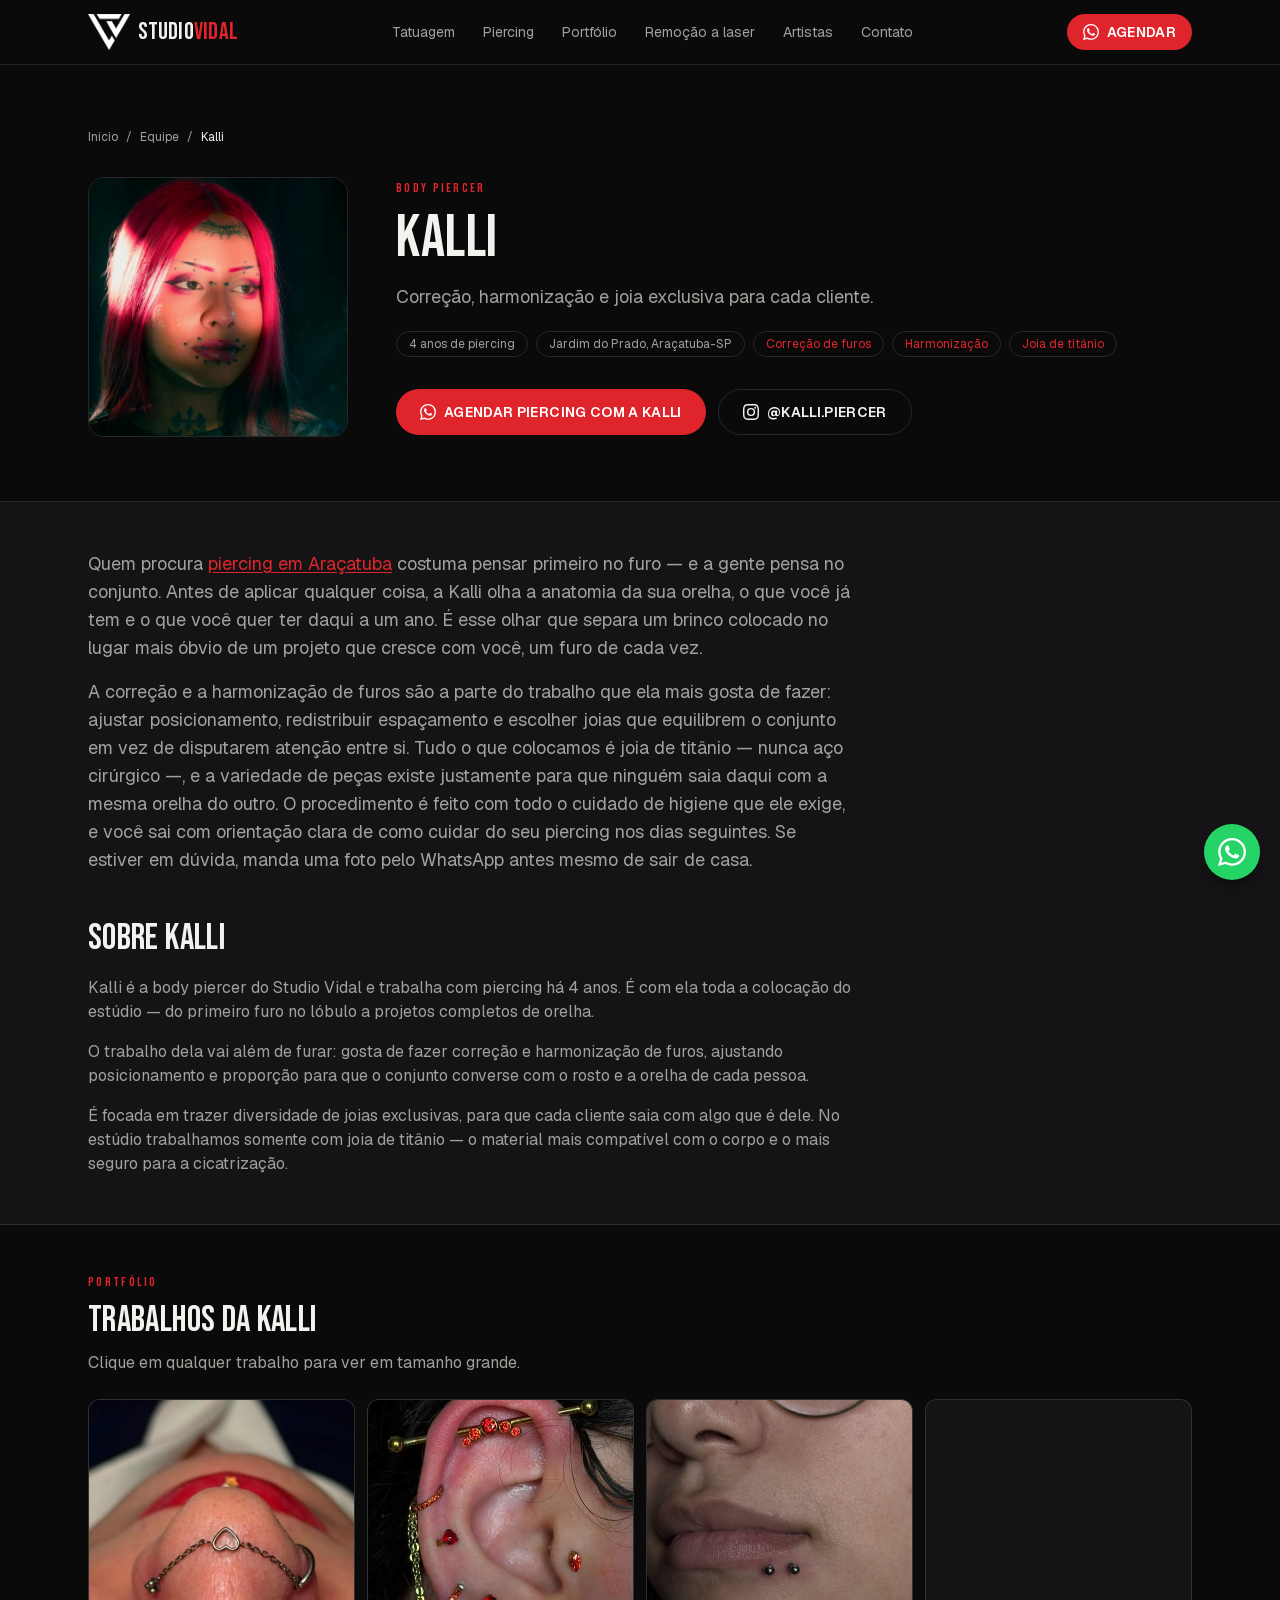
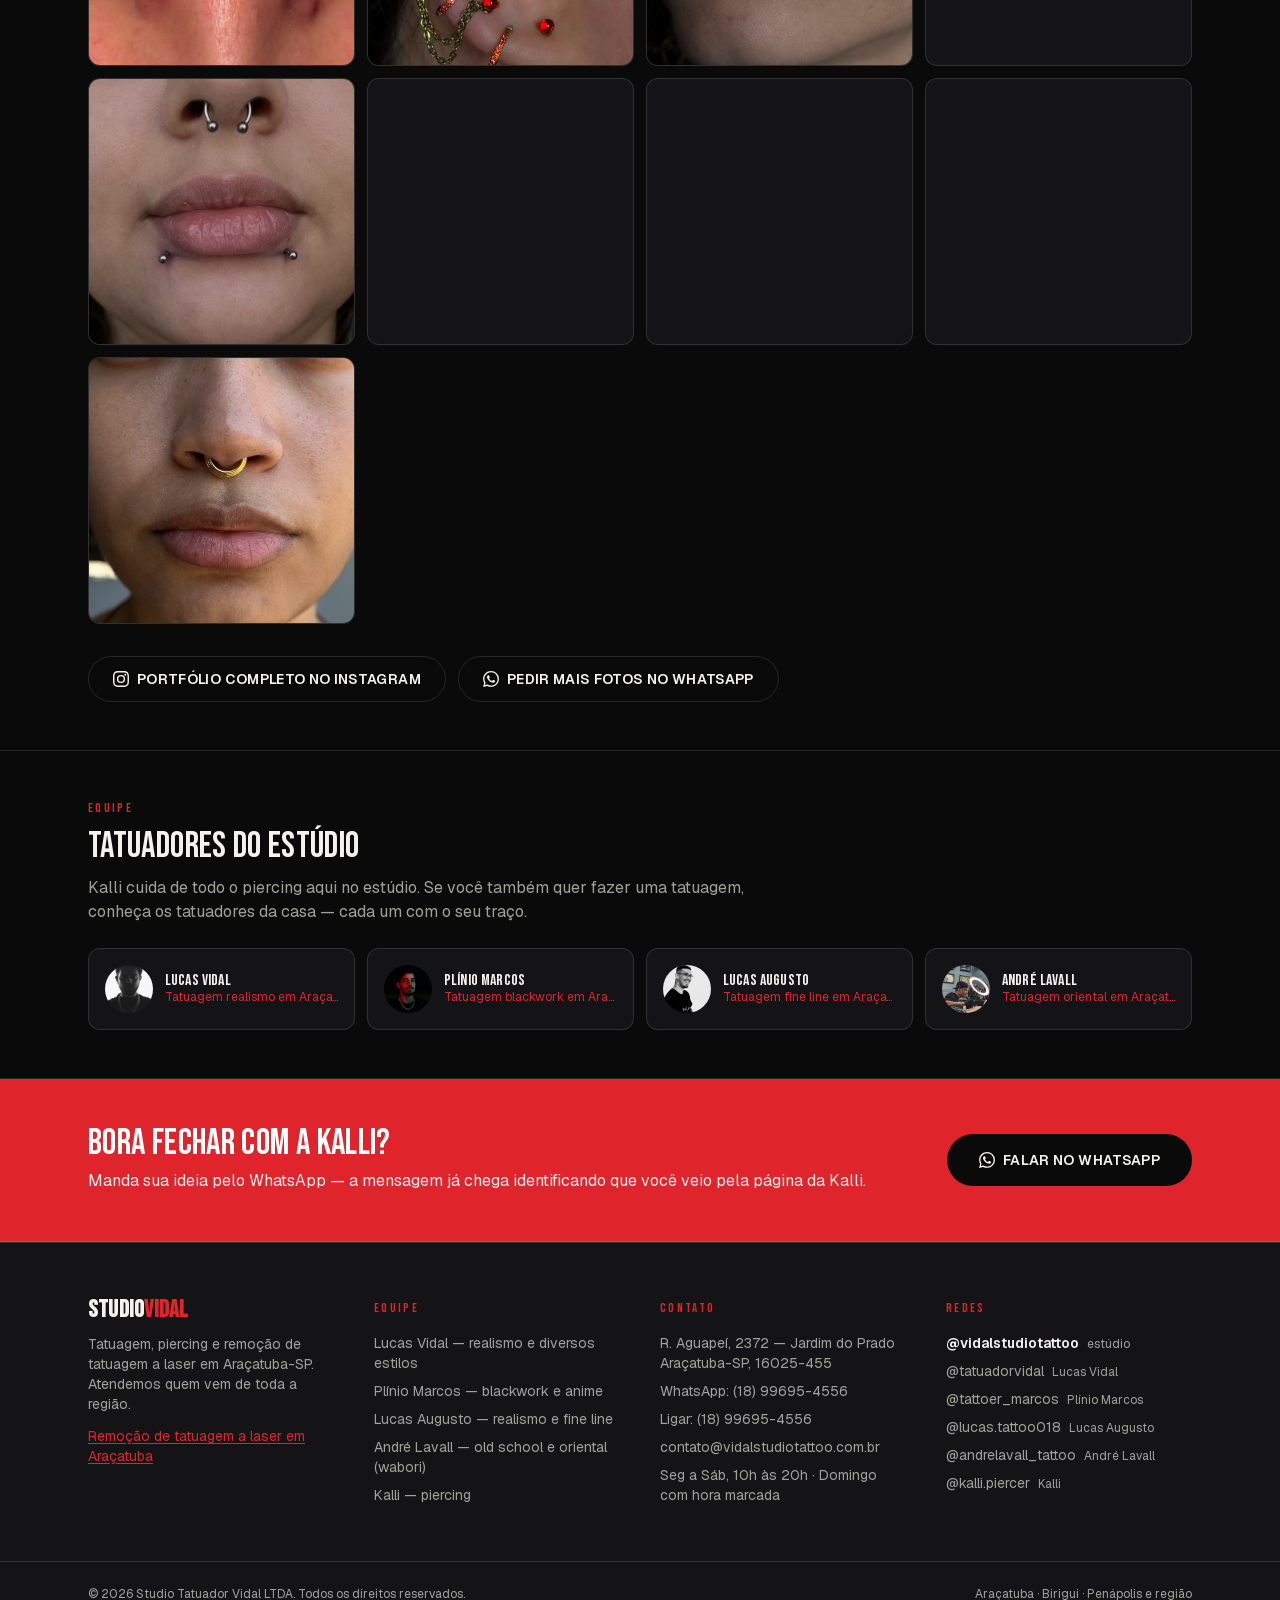
<file: artistas/kalli/index.html>
<!DOCTYPE html><html lang="pt-BR" class="geist_286012c1-module__On7J0G__variable bebas_neue_35dde67c-module__gbz6pq__variable h-full"><head><meta charSet="utf-8"/><meta name="viewport" content="width=device-width, initial-scale=1"/><link rel="preload" href="/_next/static/media/7178b3e590c64307-s.p.21jp631_3pja2.woff2" as="font" crossorigin="" type="font/woff2"/><link rel="preload" href="/_next/static/media/caa3a2e1cccd8315-s.p.0wgildi0cnwt9.woff2" as="font" crossorigin="" type="font/woff2"/><link rel="preload" href="/_next/static/media/fabcf92ba1ccea36-s.p.1w_qz2ahumqmz.woff2" as="font" crossorigin="" type="font/woff2"/><link rel="preload" as="image" href="/logo.png"/><link rel="preload" href="/artistas/kalli/perfil.jpg" as="image"/><link rel="stylesheet" href="/_next/static/chunks/2mdvxqg6js-as.css" data-precedence="next"/><link rel="preload" as="script" fetchPriority="low" href="/_next/static/chunks/3l04zcqx63h3y.js"/><script src="/_next/static/chunks/3smteaqlw7m56.js" async=""></script><script src="/_next/static/chunks/08ttfj81-47mu.js" async=""></script><script src="/_next/static/chunks/turbopack-2fn_jka5vi9vg.js" async=""></script><script src="/_next/static/chunks/3fntmmi971322.js" async="" crossorigin=""></script><script src="/_next/static/chunks/3v-ip_ikwmteq.js" async="" crossorigin=""></script><title>Kalli — Body Piercer e Piercing em Araçatuba</title><meta name="description" content="Piercing em Araçatuba-SP com a Kalli, body piercer do Studio Vidal: correção e harmonização de furos, somente joia de titânio. Agende pelo WhatsApp."/><meta name="robots" content="index, follow"/><link rel="canonical" href="https://vidalstudiotattoo.com.br/artistas/kalli/"/><meta name="google-site-verification" content="hvZZctJJMVmrsGWq0S1Wy24OekyN2QrZqn3JxtMqLF4"/><meta property="og:title" content="Kalli — body piercer em Araçatuba, no Studio Vidal"/><meta property="og:description" content="4 anos de piercing. Correção e harmonização de furos e joia de titânio no Studio Vidal, Jardim do Prado, Araçatuba-SP."/><meta property="og:url" content="https://vidalstudiotattoo.com.br/artistas/kalli/"/><meta property="og:site_name" content="Studio Vidal"/><meta property="og:locale" content="pt_BR"/><meta property="og:image" content="https://vidalstudiotattoo.com.br/artistas/kalli/perfil.jpg"/><meta property="og:image:alt" content="Kalli, body piercer do Studio Vidal em Araçatuba"/><meta property="og:type" content="profile"/><meta name="twitter:card" content="summary_large_image"/><meta name="twitter:title" content="Kalli — body piercer em Araçatuba, no Studio Vidal"/><meta name="twitter:description" content="4 anos de piercing. Correção e harmonização de furos e joia de titânio no Studio Vidal, Jardim do Prado, Araçatuba-SP."/><meta name="twitter:image" content="https://vidalstudiotattoo.com.br/artistas/kalli/perfil.jpg"/><meta name="twitter:image:alt" content="Kalli, body piercer do Studio Vidal em Araçatuba"/><link rel="icon" href="/icon.png?icon.0lt39u8jc4_on.png" sizes="512x512" type="image/png"/><meta name="next-size-adjust" content=""/><script src="/_next/static/chunks/0cz1d0mv5g_q7.js" noModule=""></script></head><body class="min-h-full flex flex-col bg-ink text-bone"><div hidden=""><!--$--><!--/$--></div><script type="application/ld+json">{"@context":"https://schema.org","@type":"Person","name":"Kalli","jobTitle":"Body piercer","description":"Body piercer com 4 anos de experiência, responsável pela colocação de piercing, correção e harmonização de furos no Studio Vidal, em Araçatuba-SP. Trabalha somente com joia de titânio.","image":"https://vidalstudiotattoo.com.br/artistas/kalli/perfil.jpg","url":"https://vidalstudiotattoo.com.br/artistas/kalli/","sameAs":["https://instagram.com/kalli.piercer"],"knowsAbout":["Colocação de piercing","Correção e harmonização de furos","Joia de titânio"],"worksFor":{"@type":"TattooParlor","name":"Studio Vidal","url":"https://vidalstudiotattoo.com.br","telephone":"+5518996954556","address":{"@type":"PostalAddress","streetAddress":"R. Aguapeí, 2372","addressLocality":"Araçatuba","addressRegion":"SP","postalCode":"16025-455","addressCountry":"BR"}}}</script><script type="application/ld+json">{"@context":"https://schema.org","@type":"BreadcrumbList","itemListElement":[{"@type":"ListItem","position":1,"name":"Início","item":"https://vidalstudiotattoo.com.br/"},{"@type":"ListItem","position":2,"name":"Equipe","item":"https://vidalstudiotattoo.com.br/#equipe"},{"@type":"ListItem","position":3,"name":"Kalli","item":"https://vidalstudiotattoo.com.br/artistas/kalli/"}]}</script><span id="top"></span><header class="sticky top-0 z-50 border-b border-line bg-ink/90 backdrop-blur"><div class="container-x flex h-16 items-center justify-between"><a href="/" class="flex items-center gap-2" aria-label="Studio Vidal"><img src="/logo.png" alt="" aria-hidden="true" class="h-9 w-auto [filter:brightness(0)_invert(1)]"/><span class="font-display text-2xl tracking-wide">Studio<span class="text-accent">Vidal</span></span></a><nav class="hidden items-center gap-7 md:flex"><a href="/#tatuagem" class="text-sm text-muted transition-colors hover:text-bone">Tatuagem</a><a href="/piercing-aracatuba/" class="text-sm text-muted transition-colors hover:text-bone">Piercing</a><a href="/#portfolio" class="text-sm text-muted transition-colors hover:text-bone">Portfólio</a><a href="/remocao-de-tatuagem-a-laser-aracatuba/" class="text-sm text-muted transition-colors hover:text-bone">Remoção a laser</a><a href="/artistas/" class="text-sm text-muted transition-colors hover:text-bone">Artistas</a><a href="/#contato" class="text-sm text-muted transition-colors hover:text-bone">Contato</a></nav><div class="hidden md:block"><a href="https://wa.me/5518996954556?text=Ol%C3%A1!%20Vim%20pelo%20site%20e%20gostaria%20de%20uma%20informa%C3%A7%C3%A3o." target="_blank" rel="noopener noreferrer" class="inline-flex items-center justify-center gap-2 rounded-full px-6 py-3 text-sm font-semibold uppercase tracking-wide transition-colors bg-accent text-white hover:bg-accent-hover !py-2 !px-4"><svg viewBox="0 0 24 24" aria-hidden="true" class="h-4 w-4 fill-current"><path d="M17.472 14.382c-.297-.149-1.758-.867-2.03-.967-.273-.099-.471-.148-.67.15-.197.297-.767.966-.94 1.164-.173.199-.347.223-.644.075-.297-.15-1.255-.463-2.39-1.475-.883-.788-1.48-1.761-1.653-2.059-.173-.297-.018-.458.13-.606.134-.133.297-.347.446-.52.149-.174.198-.298.298-.497.099-.198.05-.371-.025-.52-.075-.149-.669-1.612-.916-2.207-.242-.579-.487-.5-.669-.51l-.57-.01c-.198 0-.52.074-.792.372-.272.297-1.04 1.016-1.04 2.479 0 1.462 1.065 2.875 1.213 3.074.149.198 2.096 3.2 5.077 4.487.709.306 1.262.489 1.694.625.712.227 1.36.195 1.871.118.571-.085 1.758-.719 2.006-1.413.248-.694.248-1.289.173-1.413-.074-.124-.272-.198-.57-.347m-5.421 7.403h-.004a9.87 9.87 0 01-5.031-1.378l-.361-.214-3.741.982.998-3.648-.235-.374a9.86 9.86 0 01-1.51-5.26c.001-5.45 4.436-9.884 9.888-9.884 2.64 0 5.122 1.03 6.988 2.898a9.825 9.825 0 012.893 6.994c-.003 5.45-4.437 9.884-9.885 9.884m8.413-18.297A11.815 11.815 0 0012.05 0C5.495 0 .16 5.335.157 11.892c0 2.096.547 4.142 1.588 5.945L.057 24l6.305-1.654a11.882 11.882 0 005.683 1.448h.005c6.554 0 11.89-5.335 11.893-11.893a11.821 11.821 0 00-3.48-8.413z"></path></svg>Agendar</a></div><button type="button" aria-label="Abrir menu" aria-expanded="false" class="md:hidden"><span class="block h-0.5 w-6 bg-bone"></span><span class="mt-1.5 block h-0.5 w-6 bg-bone"></span><span class="mt-1.5 block h-0.5 w-6 bg-bone"></span></button></div></header><main class="flex-1"><section class="border-b border-line"><div class="container-x py-12 md:py-16"><nav aria-label="Você está aqui" class="mb-8 text-xs text-muted"><a href="/" class="hover:text-bone">Início</a><span class="mx-2">/</span><a href="/#equipe" class="hover:text-bone">Equipe</a><span class="mx-2">/</span><span class="text-bone">Kalli</span></nav><div class="grid items-center gap-8 md:grid-cols-[260px_1fr] md:gap-12"><img src="/artistas/kalli/perfil.jpg" alt="Kalli — Body piercer no Studio Vidal, Araçatuba" class="aspect-square w-40 rounded-2xl border border-line object-cover md:w-full"/><div><p class="kicker mb-3">Body piercer</p><h1 class="font-display text-5xl leading-[0.95] sm:text-6xl">Kalli</h1><p class="mt-4 max-w-xl text-lg text-muted">Correção, harmonização e joia exclusiva para cada cliente.</p><div class="mt-5 flex flex-wrap gap-2"><span class="rounded-full border border-line px-3 py-1 text-xs text-muted">4 anos de piercing</span><span class="rounded-full border border-line px-3 py-1 text-xs text-muted">Jardim do Prado<!-- -->, <!-- -->Araçatuba<!-- -->-<!-- -->SP</span><span class="rounded-full border border-line px-3 py-1 text-xs text-accent">Correção de furos</span><span class="rounded-full border border-line px-3 py-1 text-xs text-accent">Harmonização</span><span class="rounded-full border border-line px-3 py-1 text-xs text-accent">Joia de titânio</span></div><div class="mt-8 flex flex-wrap gap-3"><a href="https://wa.me/5518996954556?text=Ol%C3%A1!%20Vim%20pelo%20site%20e%20gostaria%20de%20agendar%20um%20piercing%20com%20a%20Kalli." target="_blank" rel="noopener noreferrer" class="inline-flex items-center justify-center gap-2 rounded-full px-6 py-3 text-sm font-semibold uppercase tracking-wide transition-colors bg-accent text-white hover:bg-accent-hover "><svg viewBox="0 0 24 24" aria-hidden="true" class="h-4 w-4 fill-current"><path d="M17.472 14.382c-.297-.149-1.758-.867-2.03-.967-.273-.099-.471-.148-.67.15-.197.297-.767.966-.94 1.164-.173.199-.347.223-.644.075-.297-.15-1.255-.463-2.39-1.475-.883-.788-1.48-1.761-1.653-2.059-.173-.297-.018-.458.13-.606.134-.133.297-.347.446-.52.149-.174.198-.298.298-.497.099-.198.05-.371-.025-.52-.075-.149-.669-1.612-.916-2.207-.242-.579-.487-.5-.669-.51l-.57-.01c-.198 0-.52.074-.792.372-.272.297-1.04 1.016-1.04 2.479 0 1.462 1.065 2.875 1.213 3.074.149.198 2.096 3.2 5.077 4.487.709.306 1.262.489 1.694.625.712.227 1.36.195 1.871.118.571-.085 1.758-.719 2.006-1.413.248-.694.248-1.289.173-1.413-.074-.124-.272-.198-.57-.347m-5.421 7.403h-.004a9.87 9.87 0 01-5.031-1.378l-.361-.214-3.741.982.998-3.648-.235-.374a9.86 9.86 0 01-1.51-5.26c.001-5.45 4.436-9.884 9.888-9.884 2.64 0 5.122 1.03 6.988 2.898a9.825 9.825 0 012.893 6.994c-.003 5.45-4.437 9.884-9.885 9.884m8.413-18.297A11.815 11.815 0 0012.05 0C5.495 0 .16 5.335.157 11.892c0 2.096.547 4.142 1.588 5.945L.057 24l6.305-1.654a11.882 11.882 0 005.683 1.448h.005c6.554 0 11.89-5.335 11.893-11.893a11.821 11.821 0 00-3.48-8.413z"></path></svg>Agendar piercing com a Kalli</a><a href="https://instagram.com/kalli.piercer" target="_blank" rel="noopener noreferrer" class="inline-flex items-center justify-center gap-2 rounded-full border border-bone/30 px-6 py-3 text-sm font-semibold uppercase tracking-wide text-bone transition-colors hover:border-accent hover:text-accent"><svg viewBox="0 0 24 24" aria-hidden="true" class="h-4 w-4 fill-current"><path d="M12 2.163c3.204 0 3.584.012 4.85.07 3.252.148 4.771 1.691 4.919 4.919.058 1.265.069 1.645.069 4.849 0 3.205-.012 3.584-.069 4.849-.149 3.225-1.664 4.771-4.919 4.919-1.266.058-1.644.07-4.85.07-3.204 0-3.584-.012-4.849-.07-3.26-.149-4.771-1.699-4.919-4.92-.058-1.265-.07-1.644-.07-4.849 0-3.204.013-3.583.07-4.849.149-3.227 1.664-4.771 4.919-4.919 1.266-.057 1.645-.069 4.849-.069zm0-2.163c-3.259 0-3.667.014-4.947.072-4.358.2-6.78 2.618-6.98 6.98C.014 8.333 0 8.741 0 12c0 3.259.014 3.668.072 4.948.2 4.358 2.618 6.78 6.98 6.98 1.281.058 1.689.072 4.948.072 3.259 0 3.668-.014 4.948-.072 4.354-.2 6.782-2.618 6.979-6.98.059-1.28.073-1.689.073-4.948 0-3.259-.014-3.667-.072-4.947-.196-4.354-2.617-6.78-6.979-6.98C15.668.014 15.259 0 12 0zm0 5.838a6.162 6.162 0 100 12.324 6.162 6.162 0 000-12.324zM12 16a4 4 0 110-8 4 4 0 010 8zm6.406-11.845a1.44 1.44 0 100 2.881 1.44 1.44 0 000-2.881z"></path></svg>@kalli.piercer</a></div></div></div></div></section><section class="border-b border-line bg-surface"><div class="container-x py-12"><div class="max-w-3xl space-y-4 text-lg text-muted"><p>Quem procura<!-- --> <a href="/piercing-aracatuba/" class="text-accent underline underline-offset-2">piercing em Araçatuba</a> <!-- -->costuma pensar primeiro no furo — e a gente pensa no conjunto. Antes de aplicar qualquer coisa, a Kalli olha a anatomia da sua orelha, o que você já tem e o que você quer ter daqui a um ano. É esse olhar que separa um brinco colocado no lugar mais óbvio de um projeto que cresce com você, um furo de cada vez.</p><p>A correção e a harmonização de furos são a parte do trabalho que ela mais gosta de fazer: ajustar posicionamento, redistribuir espaçamento e escolher joias que equilibrem o conjunto em vez de disputarem atenção entre si. Tudo o que colocamos é joia de titânio — nunca aço cirúrgico —, e a variedade de peças existe justamente para que ninguém saia daqui com a mesma orelha do outro. O procedimento é feito com todo o cuidado de higiene que ele exige, e você sai com orientação clara de como cuidar do seu piercing nos dias seguintes. Se estiver em dúvida, manda uma foto pelo WhatsApp antes mesmo de sair de casa.</p></div><h2 class="font-display mt-12 text-3xl sm:text-4xl">Sobre <!-- -->Kalli</h2><div class="mt-5 max-w-3xl space-y-4 text-muted"><p>Kalli é a body piercer do Studio Vidal e trabalha com piercing há 4 anos. É com ela toda a colocação do estúdio — do primeiro furo no lóbulo a projetos completos de orelha.</p><p>O trabalho dela vai além de furar: gosta de fazer correção e harmonização de furos, ajustando posicionamento e proporção para que o conjunto converse com o rosto e a orelha de cada pessoa.</p><p>É focada em trazer diversidade de joias exclusivas, para que cada cliente saia com algo que é dele. No estúdio trabalhamos somente com joia de titânio — o material mais compatível com o corpo e o mais seguro para a cicatrização.</p></div></div></section><section class="border-b border-line"><div class="container-x py-12"><p class="kicker mb-3">Portfólio</p><h2 class="font-display text-3xl sm:text-4xl">Trabalhos <!-- -->da<!-- --> <!-- -->Kalli</h2><p class="mt-3 max-w-2xl text-muted">Clique em qualquer trabalho para ver em tamanho grande.</p><div class="mt-6"><ul class="grid grid-cols-2 gap-3 sm:grid-cols-3 lg:grid-cols-4"><li><button type="button" aria-label="Ampliar: Piercing da Kalli em Araçatuba — trabalho 1" class="group relative block w-full overflow-hidden rounded-xl border border-line bg-surface transition-colors hover:border-accent focus:border-accent focus:outline-none"><div class="aspect-square w-full overflow-hidden"><img src="/artistas/kalli/01.jpg" alt="Piercing da Kalli em Araçatuba — trabalho 1" loading="lazy" decoding="async" class="h-full w-full object-cover transition-transform duration-300 group-hover:scale-105"/></div></button></li><li><button type="button" aria-label="Ampliar: Piercing da Kalli em Araçatuba — trabalho 2" class="group relative block w-full overflow-hidden rounded-xl border border-line bg-surface transition-colors hover:border-accent focus:border-accent focus:outline-none"><div class="aspect-square w-full overflow-hidden"><img src="/artistas/kalli/02.jpg" alt="Piercing da Kalli em Araçatuba — trabalho 2" loading="lazy" decoding="async" class="h-full w-full object-cover transition-transform duration-300 group-hover:scale-105"/></div></button></li><li><button type="button" aria-label="Ampliar: Piercing da Kalli em Araçatuba — trabalho 3" class="group relative block w-full overflow-hidden rounded-xl border border-line bg-surface transition-colors hover:border-accent focus:border-accent focus:outline-none"><div class="aspect-square w-full overflow-hidden"><img src="/artistas/kalli/03.jpg" alt="Piercing da Kalli em Araçatuba — trabalho 3" loading="lazy" decoding="async" class="h-full w-full object-cover transition-transform duration-300 group-hover:scale-105"/></div></button></li><li><button type="button" aria-label="Ampliar: Piercing da Kalli em Araçatuba — trabalho 4" class="group relative block w-full overflow-hidden rounded-xl border border-line bg-surface transition-colors hover:border-accent focus:border-accent focus:outline-none"><div class="aspect-square w-full overflow-hidden"><img src="/artistas/kalli/04.jpg" alt="Piercing da Kalli em Araçatuba — trabalho 4" loading="lazy" decoding="async" class="h-full w-full object-cover transition-transform duration-300 group-hover:scale-105"/></div></button></li><li><button type="button" aria-label="Ampliar: Piercing da Kalli em Araçatuba — trabalho 5" class="group relative block w-full overflow-hidden rounded-xl border border-line bg-surface transition-colors hover:border-accent focus:border-accent focus:outline-none"><div class="aspect-square w-full overflow-hidden"><img src="/artistas/kalli/05.jpg" alt="Piercing da Kalli em Araçatuba — trabalho 5" loading="lazy" decoding="async" class="h-full w-full object-cover transition-transform duration-300 group-hover:scale-105"/></div></button></li><li><button type="button" aria-label="Ampliar: Piercing da Kalli em Araçatuba — trabalho 6" class="group relative block w-full overflow-hidden rounded-xl border border-line bg-surface transition-colors hover:border-accent focus:border-accent focus:outline-none"><div class="aspect-square w-full overflow-hidden"><img src="/artistas/kalli/06.jpg" alt="Piercing da Kalli em Araçatuba — trabalho 6" loading="lazy" decoding="async" class="h-full w-full object-cover transition-transform duration-300 group-hover:scale-105"/></div></button></li><li><button type="button" aria-label="Ampliar: Piercing da Kalli em Araçatuba — trabalho 7" class="group relative block w-full overflow-hidden rounded-xl border border-line bg-surface transition-colors hover:border-accent focus:border-accent focus:outline-none"><div class="aspect-square w-full overflow-hidden"><img src="/artistas/kalli/07.jpg" alt="Piercing da Kalli em Araçatuba — trabalho 7" loading="lazy" decoding="async" class="h-full w-full object-cover transition-transform duration-300 group-hover:scale-105"/></div></button></li><li><button type="button" aria-label="Ampliar: Piercing da Kalli em Araçatuba — trabalho 8" class="group relative block w-full overflow-hidden rounded-xl border border-line bg-surface transition-colors hover:border-accent focus:border-accent focus:outline-none"><div class="aspect-square w-full overflow-hidden"><img src="/artistas/kalli/08.jpg" alt="Piercing da Kalli em Araçatuba — trabalho 8" loading="lazy" decoding="async" class="h-full w-full object-cover transition-transform duration-300 group-hover:scale-105"/></div></button></li><li><button type="button" aria-label="Ampliar: Piercing da Kalli em Araçatuba — trabalho 9" class="group relative block w-full overflow-hidden rounded-xl border border-line bg-surface transition-colors hover:border-accent focus:border-accent focus:outline-none"><div class="aspect-square w-full overflow-hidden"><img src="/artistas/kalli/09.jpg" alt="Piercing da Kalli em Araçatuba — trabalho 9" loading="lazy" decoding="async" class="h-full w-full object-cover transition-transform duration-300 group-hover:scale-105"/></div></button></li></ul></div><div class="mt-8 flex flex-wrap gap-3"><a href="https://instagram.com/kalli.piercer" target="_blank" rel="noopener noreferrer" class="inline-flex items-center justify-center gap-2 rounded-full border border-bone/30 px-6 py-3 text-sm font-semibold uppercase tracking-wide text-bone transition-colors hover:border-accent hover:text-accent"><svg viewBox="0 0 24 24" aria-hidden="true" class="h-4 w-4 fill-current"><path d="M12 2.163c3.204 0 3.584.012 4.85.07 3.252.148 4.771 1.691 4.919 4.919.058 1.265.069 1.645.069 4.849 0 3.205-.012 3.584-.069 4.849-.149 3.225-1.664 4.771-4.919 4.919-1.266.058-1.644.07-4.85.07-3.204 0-3.584-.012-4.849-.07-3.26-.149-4.771-1.699-4.919-4.92-.058-1.265-.07-1.644-.07-4.849 0-3.204.013-3.583.07-4.849.149-3.227 1.664-4.771 4.919-4.919 1.266-.057 1.645-.069 4.849-.069zm0-2.163c-3.259 0-3.667.014-4.947.072-4.358.2-6.78 2.618-6.98 6.98C.014 8.333 0 8.741 0 12c0 3.259.014 3.668.072 4.948.2 4.358 2.618 6.78 6.98 6.98 1.281.058 1.689.072 4.948.072 3.259 0 3.668-.014 4.948-.072 4.354-.2 6.782-2.618 6.979-6.98.059-1.28.073-1.689.073-4.948 0-3.259-.014-3.667-.072-4.947-.196-4.354-2.617-6.78-6.979-6.98C15.668.014 15.259 0 12 0zm0 5.838a6.162 6.162 0 100 12.324 6.162 6.162 0 000-12.324zM12 16a4 4 0 110-8 4 4 0 010 8zm6.406-11.845a1.44 1.44 0 100 2.881 1.44 1.44 0 000-2.881z"></path></svg>Portfólio completo no Instagram</a><a href="https://wa.me/5518996954556?text=Ol%C3%A1!%20Vim%20pelo%20site%20e%20gostaria%20de%20conhecer%20mais%20trabalhos%20da%20Kalli." target="_blank" rel="noopener noreferrer" class="inline-flex items-center justify-center gap-2 rounded-full px-6 py-3 text-sm font-semibold uppercase tracking-wide transition-colors border border-bone/30 text-bone hover:border-accent hover:text-accent "><svg viewBox="0 0 24 24" aria-hidden="true" class="h-4 w-4 fill-current"><path d="M17.472 14.382c-.297-.149-1.758-.867-2.03-.967-.273-.099-.471-.148-.67.15-.197.297-.767.966-.94 1.164-.173.199-.347.223-.644.075-.297-.15-1.255-.463-2.39-1.475-.883-.788-1.48-1.761-1.653-2.059-.173-.297-.018-.458.13-.606.134-.133.297-.347.446-.52.149-.174.198-.298.298-.497.099-.198.05-.371-.025-.52-.075-.149-.669-1.612-.916-2.207-.242-.579-.487-.5-.669-.51l-.57-.01c-.198 0-.52.074-.792.372-.272.297-1.04 1.016-1.04 2.479 0 1.462 1.065 2.875 1.213 3.074.149.198 2.096 3.2 5.077 4.487.709.306 1.262.489 1.694.625.712.227 1.36.195 1.871.118.571-.085 1.758-.719 2.006-1.413.248-.694.248-1.289.173-1.413-.074-.124-.272-.198-.57-.347m-5.421 7.403h-.004a9.87 9.87 0 01-5.031-1.378l-.361-.214-3.741.982.998-3.648-.235-.374a9.86 9.86 0 01-1.51-5.26c.001-5.45 4.436-9.884 9.888-9.884 2.64 0 5.122 1.03 6.988 2.898a9.825 9.825 0 012.893 6.994c-.003 5.45-4.437 9.884-9.885 9.884m8.413-18.297A11.815 11.815 0 0012.05 0C5.495 0 .16 5.335.157 11.892c0 2.096.547 4.142 1.588 5.945L.057 24l6.305-1.654a11.882 11.882 0 005.683 1.448h.005c6.554 0 11.89-5.335 11.893-11.893a11.821 11.821 0 00-3.48-8.413z"></path></svg>Pedir mais fotos no WhatsApp</a></div></div></section><section class="border-b border-line"><div class="container-x py-12"><p class="kicker mb-3">Equipe</p><h2 class="font-display text-3xl sm:text-4xl">Tatuadores do estúdio</h2><p class="mt-3 max-w-2xl text-muted">Kalli<!-- --> cuida de todo o piercing aqui no estúdio. Se você também quer fazer uma tatuagem, conheça os tatuadores da casa — cada um com o seu traço.</p><div class="mt-6 grid gap-3 sm:grid-cols-2 lg:grid-cols-4"><a href="/artistas/lucas-vidal/" class="group flex items-center gap-3 rounded-xl border border-line bg-surface p-4 transition-colors hover:border-accent"><img src="/artistas/lucas-vidal/perfil.jpg" alt="" aria-hidden="true" loading="lazy" class="h-12 w-12 shrink-0 rounded-full object-cover"/><span class="min-w-0"><span class="font-display block text-base leading-tight">Lucas Vidal</span><span class="block truncate text-xs text-accent">Tatuagem realismo em Araçatuba</span></span></a><a href="/artistas/plinio/" class="group flex items-center gap-3 rounded-xl border border-line bg-surface p-4 transition-colors hover:border-accent"><img src="/artistas/plinio/perfil.jpg" alt="" aria-hidden="true" loading="lazy" class="h-12 w-12 shrink-0 rounded-full object-cover"/><span class="min-w-0"><span class="font-display block text-base leading-tight">Plínio Marcos</span><span class="block truncate text-xs text-accent">Tatuagem blackwork em Araçatuba</span></span></a><a href="/artistas/lucas-augusto/" class="group flex items-center gap-3 rounded-xl border border-line bg-surface p-4 transition-colors hover:border-accent"><img src="/artistas/lucas-augusto/perfil.jpg" alt="" aria-hidden="true" loading="lazy" class="h-12 w-12 shrink-0 rounded-full object-cover"/><span class="min-w-0"><span class="font-display block text-base leading-tight">Lucas Augusto</span><span class="block truncate text-xs text-accent">Tatuagem fine line em Araçatuba</span></span></a><a href="/artistas/andre-lavall/" class="group flex items-center gap-3 rounded-xl border border-line bg-surface p-4 transition-colors hover:border-accent"><img src="/artistas/andre-lavall/perfil.jpg" alt="" aria-hidden="true" loading="lazy" class="h-12 w-12 shrink-0 rounded-full object-cover"/><span class="min-w-0"><span class="font-display block text-base leading-tight">André Lavall</span><span class="block truncate text-xs text-accent">Tatuagem oriental em Araçatuba</span></span></a></div></div></section><section class="border-b border-line bg-accent"><div class="container-x flex flex-col items-start gap-6 py-12 md:flex-row md:items-center md:justify-between"><div><h2 class="font-display text-3xl text-white sm:text-4xl">Bora fechar com <!-- -->a<!-- --> <!-- -->Kalli<!-- -->?</h2><p class="mt-2 text-white/90">Manda sua ideia pelo WhatsApp — a mensagem já chega identificando que você veio pela página <!-- -->da<!-- --> <!-- -->Kalli<!-- -->.</p></div><a href="https://wa.me/5518996954556?text=Ol%C3%A1!%20Vim%20pelo%20site%20e%20gostaria%20de%20agendar%20um%20piercing%20com%20a%20Kalli." target="_blank" rel="noopener noreferrer" class="inline-flex shrink-0 items-center justify-center gap-2 rounded-full bg-ink px-8 py-4 text-sm font-semibold uppercase tracking-wide text-bone transition-transform hover:scale-105"><svg viewBox="0 0 24 24" aria-hidden="true" class="h-4 w-4 fill-current"><path d="M17.472 14.382c-.297-.149-1.758-.867-2.03-.967-.273-.099-.471-.148-.67.15-.197.297-.767.966-.94 1.164-.173.199-.347.223-.644.075-.297-.15-1.255-.463-2.39-1.475-.883-.788-1.48-1.761-1.653-2.059-.173-.297-.018-.458.13-.606.134-.133.297-.347.446-.52.149-.174.198-.298.298-.497.099-.198.05-.371-.025-.52-.075-.149-.669-1.612-.916-2.207-.242-.579-.487-.5-.669-.51l-.57-.01c-.198 0-.52.074-.792.372-.272.297-1.04 1.016-1.04 2.479 0 1.462 1.065 2.875 1.213 3.074.149.198 2.096 3.2 5.077 4.487.709.306 1.262.489 1.694.625.712.227 1.36.195 1.871.118.571-.085 1.758-.719 2.006-1.413.248-.694.248-1.289.173-1.413-.074-.124-.272-.198-.57-.347m-5.421 7.403h-.004a9.87 9.87 0 01-5.031-1.378l-.361-.214-3.741.982.998-3.648-.235-.374a9.86 9.86 0 01-1.51-5.26c.001-5.45 4.436-9.884 9.888-9.884 2.64 0 5.122 1.03 6.988 2.898a9.825 9.825 0 012.893 6.994c-.003 5.45-4.437 9.884-9.885 9.884m8.413-18.297A11.815 11.815 0 0012.05 0C5.495 0 .16 5.335.157 11.892c0 2.096.547 4.142 1.588 5.945L.057 24l6.305-1.654a11.882 11.882 0 005.683 1.448h.005c6.554 0 11.89-5.335 11.893-11.893a11.821 11.821 0 00-3.48-8.413z"></path></svg>Falar no WhatsApp</a></div></section></main><footer id="contato" class="border-t border-line bg-surface"><div class="container-x grid gap-10 py-14 md:grid-cols-4"><div><p class="font-display text-2xl font-bold">Studio<span class="text-accent">Vidal</span></p><p class="mt-3 max-w-xs text-sm text-muted">Tatuagem, piercing e remoção de tatuagem a laser em Araçatuba-SP. Atendemos quem vem de toda a região.</p><p class="mt-3 text-sm"><a href="/remocao-de-tatuagem-a-laser-aracatuba/" class="text-accent underline underline-offset-2">Remoção de tatuagem a laser em Araçatuba</a></p></div><div class="text-sm"><h3 class="kicker mb-4">Equipe</h3><ul class="space-y-2 text-muted"><li><a href="/artistas/lucas-vidal/" class="hover:text-bone">Lucas Vidal<!-- --> —<!-- --> <!-- -->realismo e diversos estilos</a></li><li><a href="/artistas/plinio/" class="hover:text-bone">Plínio Marcos<!-- --> —<!-- --> <!-- -->blackwork e anime</a></li><li><a href="/artistas/lucas-augusto/" class="hover:text-bone">Lucas Augusto<!-- --> —<!-- --> <!-- -->realismo e fine line</a></li><li><a href="/artistas/andre-lavall/" class="hover:text-bone">André Lavall<!-- --> —<!-- --> <!-- -->old school e oriental (wabori)</a></li><li><a href="/artistas/kalli/" class="hover:text-bone">Kalli<!-- --> —<!-- --> <!-- -->piercing</a></li></ul></div><div class="text-sm"><h3 class="kicker mb-4">Contato</h3><ul class="space-y-2 text-muted"><li><a href="https://www.google.com/maps/search/?api=1&amp;query=Studio+Vidal+Ara%C3%A7atuba" target="_blank" rel="noopener noreferrer" class="hover:text-bone">R. Aguapeí, 2372<!-- --> — <!-- -->Jardim do Prado<br/>Araçatuba<!-- -->-<!-- -->SP<!-- -->, <!-- -->16025-455</a></li><li><a href="https://wa.me/5518996954556?text=Ol%C3%A1!%20Vim%20pelo%20site%20e%20gostaria%20de%20uma%20informa%C3%A7%C3%A3o." target="_blank" rel="noopener noreferrer" class="hover:text-bone">WhatsApp: <!-- -->(18) 99695-4556</a></li><li><a href="tel:+5518996954556" class="hover:text-bone">Ligar: <!-- -->(18) 99695-4556</a></li><li><a href="mailto:contato@vidalstudiotattoo.com.br" class="hover:text-bone">contato@vidalstudiotattoo.com.br</a></li><li>Seg a Sáb, 10h às 20h · Domingo com hora marcada</li></ul></div><div class="text-sm"><h3 class="kicker mb-4">Redes</h3><ul class="space-y-2 text-muted"><li><a href="https://www.instagram.com/vidalstudiotattoo/" target="_blank" rel="noopener noreferrer" class="font-semibold text-bone hover:text-accent">@vidalstudiotattoo</a><span class="ml-2 text-xs">estúdio</span></li><li><a href="https://instagram.com/tatuadorvidal" target="_blank" rel="noopener noreferrer" class="hover:text-bone">@tatuadorvidal</a><span class="ml-2 text-xs">Lucas Vidal</span></li><li><a href="https://instagram.com/tattoer_marcos" target="_blank" rel="noopener noreferrer" class="hover:text-bone">@tattoer_marcos</a><span class="ml-2 text-xs">Plínio Marcos</span></li><li><a href="https://instagram.com/lucas.tattoo018" target="_blank" rel="noopener noreferrer" class="hover:text-bone">@lucas.tattoo018</a><span class="ml-2 text-xs">Lucas Augusto</span></li><li><a href="https://instagram.com/andrelavall_tattoo" target="_blank" rel="noopener noreferrer" class="hover:text-bone">@andrelavall_tattoo</a><span class="ml-2 text-xs">André Lavall</span></li><li><a href="https://instagram.com/kalli.piercer" target="_blank" rel="noopener noreferrer" class="hover:text-bone">@kalli.piercer</a><span class="ml-2 text-xs">Kalli</span></li></ul></div></div><div class="border-t border-line"><div class="container-x flex flex-col gap-2 pb-24 pt-6 text-xs text-muted sm:flex-row sm:items-center sm:justify-between sm:pb-6"><p>© <!-- -->2026<!-- --> <!-- -->Studio Tatuador Vidal LTDA<!-- -->. Todos os direitos reservados.</p><p>Araçatuba · Birigui · Penápolis e região</p></div></div></footer><a href="https://wa.me/5518996954556?text=Ol%C3%A1!%20Vim%20pelo%20site%20e%20gostaria%20de%20agendar%20um%20piercing%20com%20a%20Kalli." target="_blank" rel="noopener noreferrer" aria-label="Falar no WhatsApp" class="fixed bottom-5 right-5 z-50 flex h-14 w-14 items-center justify-center rounded-full bg-[#25D366] shadow-lg shadow-black/30 transition-transform hover:scale-105"><svg viewBox="0 0 24 24" aria-hidden="true" class="h-7 w-7 fill-white"><path d="M17.472 14.382c-.297-.149-1.758-.867-2.03-.967-.273-.099-.471-.148-.67.15-.197.297-.767.966-.94 1.164-.173.199-.347.223-.644.075-.297-.15-1.255-.463-2.39-1.475-.883-.788-1.48-1.761-1.653-2.059-.173-.297-.018-.458.13-.606.134-.133.297-.347.446-.52.149-.174.198-.298.298-.497.099-.198.05-.371-.025-.52-.075-.149-.669-1.612-.916-2.207-.242-.579-.487-.5-.669-.51l-.57-.01c-.198 0-.52.074-.792.372-.272.297-1.04 1.016-1.04 2.479 0 1.462 1.065 2.875 1.213 3.074.149.198 2.096 3.2 5.077 4.487.709.306 1.262.489 1.694.625.712.227 1.36.195 1.871.118.571-.085 1.758-.719 2.006-1.413.248-.694.248-1.289.173-1.413-.074-.124-.272-.198-.57-.347m-5.421 7.403h-.004a9.87 9.87 0 01-5.031-1.378l-.361-.214-3.741.982.998-3.648-.235-.374a9.86 9.86 0 01-1.51-5.26c.001-5.45 4.436-9.884 9.888-9.884 2.64 0 5.122 1.03 6.988 2.898a9.825 9.825 0 012.893 6.994c-.003 5.45-4.437 9.884-9.885 9.884m8.413-18.297A11.815 11.815 0 0012.05 0C5.495 0 .16 5.335.157 11.892c0 2.096.547 4.142 1.588 5.945L.057 24l6.305-1.654a11.882 11.882 0 005.683 1.448h.005c6.554 0 11.89-5.335 11.893-11.893a11.821 11.821 0 00-3.48-8.413z"></path></svg></a><!--$--><!--/$--><script src="/_next/static/chunks/3l04zcqx63h3y.js" id="_R_" async=""></script><script>(self.__next_f=self.__next_f||[]).push([0])</script><script>self.__next_f.push([1,"1:\"$Sreact.fragment\"\n2:I[39756,[\"/_next/static/chunks/3fntmmi971322.js\"],\"default\"]\n3:I[37457,[\"/_next/static/chunks/3fntmmi971322.js\"],\"default\"]\n4:I[2971,[\"/_next/static/chunks/3fntmmi971322.js\",\"/_next/static/chunks/3v-ip_ikwmteq.js\"],\"Header\"]\n11:I[68027,[\"/_next/static/chunks/3fntmmi971322.js\"],\"default\",1]\n:HL[\"/_next/static/chunks/2mdvxqg6js-as.css\",\"style\"]\n:HL[\"/_next/static/media/7178b3e590c64307-s.p.21jp631_3pja2.woff2\",\"font\",{\"crossOrigin\":\"\",\"type\":\"font/woff2\"}]\n:HL[\"/_next/static/media/caa3a2e1cccd8315-s.p.0wgildi0cnwt9.woff2\",\"font\",{\"crossOrigin\":\"\",\"type\":\"font/woff2\"}]\n:HL[\"/_next/static/media/fabcf92ba1ccea36-s.p.1w_qz2ahumqmz.woff2\",\"font\",{\"crossOrigin\":\"\",\"type\":\"font/woff2\"}]\nf:X\n0:{\"P\":null,\"c\":[\"\",\"artistas\",\"kalli\",\"\"],\"q\":\"\",\"i\":false,\"f\":[[[\"\",{\"children\":[\"artistas\",{\"children\":[\"kalli\",{\"children\":[\"__PAGE__\",{},\"$undefined\",\"$undefined\",4608]},\"$undefined\",\"$undefined\",4608]},\"$undefined\",\"$undefined\",4608]},\"$undefined\",\"$undefined\",4624],[[\"$\",\"$1\",\"c\",{\"children\":[[[\"$\",\"link\",\"0\",{\"rel\":\"stylesheet\",\"href\":\"/_next/static/chunks/2mdvxqg6js-as.css\",\"precedence\":\"next\",\"crossOrigin\":\"$undefined\",\"nonce\":\"$undefined\"}],[\"$\",\"script\",\"script-0\",{\"src\":\"/_next/static/chunks/3fntmmi971322.js\",\"async\":true,\"nonce\":\"$undefined\"}]],[\"$\",\"html\",null,{\"lang\":\"pt-BR\",\"className\":\"geist_286012c1-module__On7J0G__variable bebas_neue_35dde67c-module__gbz6pq__variable h-full\",\"children\":[\"$\",\"body\",null,{\"className\":\"min-h-full flex flex-col bg-ink text-bone\",\"children\":[\"$\",\"$L2\",null,{\"parallelRouterKey\":\"children\",\"error\":\"$undefined\",\"errorStyles\":\"$undefined\",\"errorScripts\":\"$undefined\",\"template\":[\"$\",\"$L3\",null,{}],\"templateStyles\":\"$undefined\",\"templateScripts\":\"$undefined\",\"notFound\":[[[\"$\",\"title\",null,{\"children\":\"404: This page could not be found.\"}],[\"$\",\"div\",null,{\"style\":{\"fontFamily\":\"system-ui,\\\"Segoe UI\\\",Roboto,Helvetica,Arial,sans-serif,\\\"Apple Color Emoji\\\",\\\"Segoe UI Emoji\\\"\",\"height\":\"100vh\",\"textAlign\":\"center\",\"display\":\"flex\",\"flexDirection\":\"column\",\"alignItems\":\"center\",\"justifyContent\":\"center\"},\"children\":[\"$\",\"div\",null,{\"children\":[[\"$\",\"style\",null,{\"dangerouslySetInnerHTML\":{\"__html\":\"body{color:#000;background:#fff;margin:0}.next-error-h1{border-right:1px solid rgba(0,0,0,.3)}@media (prefers-color-scheme:dark){body{color:#fff;background:#000}.next-error-h1{border-right:1px solid rgba(255,255,255,.3)}}\"}}],[\"$\",\"h1\",null,{\"className\":\"next-error-h1\",\"style\":{\"display\":\"inline-block\",\"margin\":\"0 20px 0 0\",\"padding\":\"0 23px 0 0\",\"fontSize\":24,\"fontWeight\":500,\"verticalAlign\":\"top\",\"lineHeight\":\"49px\"},\"children\":404}],[\"$\",\"div\",null,{\"style\":{\"display\":\"inline-block\"},\"children\":[\"$\",\"h2\",null,{\"style\":{\"fontSize\":14,\"fontWeight\":400,\"lineHeight\":\"49px\",\"margin\":0},\"children\":\"This page could not be found.\"}]}]]}]}]],[]],\"forbidden\":\"$undefined\",\"unauthorized\":\"$undefined\"}]}]}]]}],{\"children\":[[\"$\",\"$1\",\"c\",{\"children\":[null,[\"$\",\"$L2\",null,{\"parallelRouterKey\":\"children\",\"error\":\"$undefined\",\"errorStyles\":\"$undefined\",\"errorScripts\":\"$undefined\",\"template\":[\"$\",\"$L3\",null,{}],\"templateStyles\":\"$undefined\",\"templateScripts\":\"$undefined\",\"notFound\":\"$undefined\",\"forbidden\":\"$undefined\",\"unauthorized\":\"$undefined\"}]]}],{\"children\":[[\"$\",\"$1\",\"c\",{\"children\":[null,[\"$\",\"$L2\",null,{\"parallelRouterKey\":\"children\",\"error\":\"$undefined\",\"errorStyles\":\"$undefined\",\"errorScripts\":\"$undefined\",\"template\":[\"$\",\"$L3\",null,{}],\"templateStyles\":\"$undefined\",\"templateScripts\":\"$undefined\",\"notFound\":\"$undefined\",\"forbidden\":\"$undefined\",\"unauthorized\":\"$undefined\"}]]}],{\"children\":[[\"$\",\"$1\",\"c\",{\"children\":[[[\"$\",\"script\",null,{\"type\":\"application/ld+json\",\"dangerouslySetInnerHTML\":{\"__html\":\"{\\\"@context\\\":\\\"https://schema.org\\\",\\\"@type\\\":\\\"Person\\\",\\\"name\\\":\\\"Kalli\\\",\\\"jobTitle\\\":\\\"Body piercer\\\",\\\"description\\\":\\\"Body piercer com 4 anos de experiência, responsável pela colocação de piercing, correção e harmonização de furos no Studio Vidal, em Araçatuba-SP. Trabalha somente com joia de titânio.\\\",\\\"image\\\":\\\"https://vidalstudiotattoo.com.br/artistas/kalli/perfil.jpg\\\",\\\"url\\\":\\\"https://vidalstudiotattoo.com.br/artistas/kalli/\\\",\\\"sameAs\\\":[\\\"https://instagram.com/kalli.piercer\\\"],\\\"knowsAbout\\\":[\\\"Colocação de piercing\\\",\\\"Correção e harmonização de furos\\\",\\\"Joia de titânio\\\"],\\\"worksFor\\\":{\\\"@type\\\":\\\"TattooParlor\\\",\\\"name\\\":\\\"Studio Vidal\\\",\\\"url\\\":\\\"https://vidalstudiotattoo.com.br\\\",\\\"telephone\\\":\\\"+5518996954556\\\",\\\"address\\\":{\\\"@type\\\":\\\"PostalAddress\\\",\\\"streetAddress\\\":\\\"R. Aguapeí, 2372\\\",\\\"addressLocality\\\":\\\"Araçatuba\\\",\\\"addressRegion\\\":\\\"SP\\\",\\\"postalCode\\\":\\\"16025-455\\\",\\\"addressCountry\\\":\\\"BR\\\"}}}\"}}],[[\"$\",\"script\",null,{\"type\":\"application/ld+json\",\"dangerouslySetInnerHTML\":{\"__html\":\"{\\\"@context\\\":\\\"https://schema.org\\\",\\\"@type\\\":\\\"BreadcrumbList\\\",\\\"itemListElement\\\":[{\\\"@type\\\":\\\"ListItem\\\",\\\"position\\\":1,\\\"name\\\":\\\"Início\\\",\\\"item\\\":\\\"https://vidalstudiotattoo.com.br/\\\"},{\\\"@type\\\":\\\"ListItem\\\",\\\"position\\\":2,\\\"name\\\":\\\"Equipe\\\",\\\"item\\\":\\\"https://vidalstudiotattoo.com.br/#equipe\\\"},{\\\"@type\\\":\\\"ListItem\\\",\\\"position\\\":3,\\\"name\\\":\\\"Kalli\\\",\\\"item\\\":\\\"https://vidalstudiotattoo.com.br/artistas/kalli/\\\"}]}\"}}],[\"$\",\"span\",null,{\"id\":\"top\"}],[\"$\",\"$L4\",null,{\"hasLogo\":true}],[\"$\",\"main\",null,{\"className\":\"flex-1\",\"children\":[[\"$\",\"section\",null,{\"className\":\"border-b border-line\",\"children\":[\"$\",\"div\",null,{\"className\":\"container-x py-12 md:py-16\",\"children\":[\"$L5\",\"$L6\"]}]}],\"$L7\",\"$undefined\",\"$L8\",false,\"$L9\",\"$La\"]}],\"$Lb\",\"$Lc\"]],[\"$Ld\"],\"$Le\"]}],{},null,false,null]},null,false,\"$f\"]},null,false,\"$f\"]},null,false,null],\"$L10\",false]],\"m\":\"$undefined\",\"G\":[\"$11\",[\"$L12\"]],\"S\":true,\"h\":null,\"r\":\"$undefined\",\"s\":\"$undefined\",\"a\":\"$undefined\",\"l\":\"$undefined\",\"p\":\"$undefined\",\"d\":\"$undefined\",\"b\":\"GsANB55nMnQu10WNV41e1\"}\n14:I[74940,[\"/_next/static/chunks/3fntmmi971322.js\",\"/_next/static/chunks/3v-ip_ikwmteq.js\"],\"PortfolioGallery\"]\n1b:I[97367,[\"/_next/static/chunks/3fntmmi971322.js\"],\"OutletBoundary\"]\n1c:\"$Sreact.suspense\"\n1e:I[97367,[\"/_next/static/chunks/3fntmmi971322.js\"],\"ViewportBoundary\"]\n20:I[97367,[\"/_next/static/chunks/3fntmmi971322.js\"],\"MetadataBoundary\"]\n:HL[\"/artistas/kalli/perfil.jpg\",\"image\"]\n5:[\"$\",\"nav\",null,{\"aria-label\":\"Você está aqui\",\"className\":\"mb-8 text-xs text-muted\",\"children\":[[\"$\",\"a\",null,{\"href\":\"/\",\"className\":\"hover:text-bone\",\"children\":\"Início\"}],[\"$\",\"span\",null,{\"className\":\"mx-2\",\"children\":\"/\"}],[\"$\",\"a\",null,{\"href\":\"/#equipe\",\"className\":\"hover:text-bone\",\"children\":\"Equipe\"}],[\"$\",\"span\",null,{\"className\":\"mx-2\",\"children\":\"/\"}],[\"$\",\"span\",null,{\"className\":\"text-bone\",\"children\":\"Kalli\"}]]}]\n13:T43f,M17.472 14.382c-.297-.149-1.758-.867-2.03-.967-.273-.099-.471-.148-.67.15-.197.297-.767.966-.94 1.164-.173.199-.347.223-.644.075-.297-.15-1.255-.463-2.39-1.475-.883-.788-1.48-1.761-1.653-2.059-.173-.297-.018-.458.13-.606.134-.133.297-.347.446-.52.149-.174.198-.298.298-.497.099-.198.05-.371-.025-.52-.075-.149-.669-1.612-.916-2.207-.242-.579-.487-.5-.669-.51l-.57-.01c-.198 0-.52.074-.792.372-.272.297-1.04 1.016-1.04 2.479 0 1.462 1.065 2.875 1.213 3.074.149.198 2.096 3.2 5.077 4.487.709.306 1.262.489 1.694.625.712.227 1.36.195 1.871.118.571-.085 1.758-.719 2.006-1.413.248-.694.248-1.289.173-1.413-.074-.124-.272-.198-.57-.347m-5.421 7.403h-.004a9.87 9.87 0 01-5.031-1.378l-.361-.214-3.741.982.998-3.648-.235-.374a9.86 9.86 0 01-1.51-5.26c.001-5.45 4.436-9.884 9.888-9.884 2.64 0 5.122 1.03 6.988 2.898a9.825 9.825 0 012.893 6.994c-.003 5.45-4.437 9.884-9.885 9.884m8.413-18.297A11.815 11.815 0 0012.05 0C5.495 0 .16 5.335.157 11.892c0 2.096.547 4.142 1.588 5.945L.057 24l6.305-1.654a11.882 11.882 0 005.683 1.448h.005c6.554 0 11.89-5.335 11.893-11.893a11.821 11.821 0 00-3.48-8.413z6:[\"$\",\"div\",null,{\"className\":\"grid items-center gap-8 md:grid-cols-[260px_1fr] md:gap-12\",\"children\":[[\"$\",\"img\",null,{\"src\":\"/artistas/kalli/perfil.jpg\",\"alt\":\"Kalli — Body piercer no Studio Vidal, Araçatuba\",\"className\":\"aspect-square w-40 rounded-2xl border border-line object-cover md:w-full\"}],[\"$\",\"div\",null,{\"children\":[[\"$\",\"p\",null,{\"className\":\"kicker mb-3\",\"children\":\"Body piercer\"}],[\"$\",\"h1\",null,{\"className\":\"font-display text-5xl leading-[0.95] sm:text-6xl\",\"children\":\"Kalli\"}],[\"$\",\"p\",null,{\"className\":\"mt-4 max-w-xl text-lg text-muted\",\"children\":\"Correção, harmonização e joia exclusiva para cada cliente.\"}],[\"$\",\"div\",null,{\"className\":\"mt-5 flex flex-wrap gap-2\",\"children\":[[\"$\",\"span\",null,{\"className\":\"rounded-full border border-line px-3 py-1 text-xs text-muted\",\"children\":\"4 anos de piercing\"}],[\"$\",\"span\",null,{\"className\":\"rounded-full border border-line px-3 py-1 text-xs text-muted\",\"children\":[\"Jardim do Prado\",\", \",\"Araçatuba\",\"-\",\"SP\"]}],[[\"$\",\"span\",\"Correção de furos\",{\"className\":\"rounded-full border border-line px-3 py-1 text-xs text-accent\",\"children\":\"Correção de furos\"}],[\"$\",\"span\",\"Harmonização\",{\"className\":\"rounded-full border border-line px-3 py-1 text-xs text-accent\",\"children\":\"Harmonização\"}],[\"$\",\"span\",\"Joia de titânio\",{\"className\":\"rounded-full border border-line px-3 py-1 text-xs text-accent\",\"children\":\"Joia de titânio\"}]]]}],[\"$\",\"div\",null,{\"className\":\"mt-8 flex flex-wrap gap-3\",\"children\":[[\"$\",\"a\",null,{\"href\":\"https://wa.me/5518996954556?text=Ol%C3%A1!%20Vim%20pelo%20site%20e%20gostaria%20de%20agendar%20um%20piercing%20com%20a%20Kalli.\",\"target\":\"_blank\",\"rel\":\"noopener noreferrer\",\"className\":\"inline-flex items-center justify-center gap-2 rounded-full px-6 py-3 text-sm font-semibold uppercase tracking-wide transition-colors bg-accent text-white hover:bg-accent-hover \",\"children\":[[\"$\",\"svg\",null,{\"viewBox\":\"0 0 24 24\",\"aria-hidden\":\"true\",\"className\":\"h-4 w-4 fill-current\",\"children\":[\"$\",\"path\",null,{\"d\":\"$13\"}]}],\"Agendar piercing com a Kalli\"]}],[\"$\",\"a\",null,{\"href\":\"https://instagram.com/kalli.piercer\",\"target\":\"_blank\",\"rel\":\"noopener noreferrer\",\"className\":\"inline-flex items-center justify-center gap-2 rounded-full border border-bone/30 px-6 py-3 text-sm font-semibold uppercase tracking-wide text-bone transition-colors hover:border-accent hover:text-accent\",\"children\":[[\"$\",\"svg\",null,{\"viewBox\":\"0 0 24 24\",\"aria-hidden\":\"true\",\"className\":\"h-4 w-4 fill-current\",\"children\":[\"$\",\"path\",null,{\"d\":\"M12 2.163c3.204 0 3.584.012 4.85.07 3.252.148 4.771 1.691 4.919 4.919.058 1.265.069 1.645.069 4.849 0 3.205-.012 3.584-.069 4.849-.149 3.225-1.664 4.771-4.919 4.919-1.266.058-1.644.07-4.85.07-3.204 0-3.584-.012-4.849-.07-3.26-.149-4.771-1.699-4.919-4.92-.058-1.265-.07-1.644-.07-4.849 0-3.204.013-3.583.07-4.849.149-3.227 1.664-4.771 4.919-4.919 1.266-.057 1.645-.069 4.849-.069zm0-2.163c-3.259 0-3.667.014-4.947.072-4.358.2-6.78 2.618-6.98 6.98C.014 8.333 0 8.741 0 12c0 3.259.014 3.668.072 4.948.2 4.358 2.618 6.78 6.98 6.98 1.281.058 1.689.072 4.948.072 3.259 0 3.668-.014 4.948-.072 4.354-.2 6.782-2.618 6.979-6.98.059-1.28.073-1.689.073-4.948 0-3.259-.014-3.667-.072-4.947-.196-4.354-2.617-6.78-6.979-6.98C15.668.014 15.259 0 12 0zm0 5.838a6.162 6.162 0 100 12.324 6.162 6.162 0 000-12.324zM12 16a4 4 0 110-8 4 4 0 010 8zm6.406-11.845a1.44 1.44 0 100 2.881 1.44 1.44 0 000-2.881z\"}]}],\"@kalli.piercer\"]}]]}]]}]]}]\n7:[\"$\",\"section\",null,{\"className\":\"border-b border-line bg-surface\",\"children\":[\"$\",\"div\",null,{\"className\":\"container-x py-12\",\"children\":[[\"$\",\"div\",null,{\"className\":\"max-w-3xl space-y-4 text-lg text-muted\",\"children\":[[\"$\",\"p\",null,{\"children\":[\"Quem procura\",\" \",[\"$\",\"a\",null,{\"href\":\"/piercing-aracatuba/\",\"className\":\"text-accent underline underline-offset-2\",\"children\":\"piercing em Araçatuba\"}],\" \",\"costuma pensar primeiro no furo — e a gente pensa no conjunto. Antes de aplicar qualquer coisa, a Kalli olha a anatomia da sua orelha, o que você já tem e o que você quer ter daqui a um ano. É esse olhar que separa um brinco colocado no lugar mais óbvio de um projeto que cresce com você, um furo de cada vez.\"]}],[\"$\",\"p\",null,{\"children\":\"A correção e a harmonização de furos são a parte do trabalho que ela mais gosta de fazer: ajustar posicionamento, redistribuir espaçamento e escolher joias que equilibrem o conjunto em vez de disputarem atenção entre si. Tudo o que colocamos é joia de titânio — nunca aço cirúrgico —, e a variedade de peças existe justamente para que ninguém saia daqui com a mesma orelha do outro. O procedimento é feito com todo o cuidado de higiene que ele exige, e você sai com orientação clara de como cuidar do seu piercing nos dias seguintes. Se estiver em dúvida, manda uma foto pelo WhatsApp antes mesmo de sair de casa.\"}]]}],[\"$\",\"h2\",null,{\"className\":\"font-display mt-12 text-3xl sm:text-4xl\",\"children\":[\"Sobre \",\"Kalli\"]}],[\"$\",\"div\",null,{\"className\":\"mt-5 max-w-3xl space-y-4 text-muted\",\"children\":[[\"$\",\"p\",\"0\",{\"children\":\"Kalli é a body piercer do Studio Vidal e trabalha com piercing há 4 anos. É com ela toda a colocação do estúdio — do primeiro furo no lóbulo a projetos completos de orelha.\"}],[\"$\",\"p\",\"1\",{\"children\":\"O trabalho dela vai além de furar: gosta de fazer correção e harmonização de furos, ajustando posicionamento e proporção para que o conjunto converse com o rosto e a orelha de cada pessoa.\"}],[\"$\",\"p\",\"2\",{\"children\":\"É focada em trazer diversidade de joias exclusivas, para que cada cliente saia com algo que é dele. No estúdio trabalhamos somente com joia de titânio — o material mais compatível com o corpo e o mais seguro para a cicatrização.\"}]]}]]}]}]\n15:T43f,M17.472 14.382c-.297-.149-1.758-.867-2.03-.967-.273-.099-.471-.148-.67.15-.197.297-.767.966-.94 1.164-.173.199-.347.223-.644.075-.297-.15-1.255-.463-2.39-1.475-.883-.788-1.48-1.761-1.653-2.059-.173-.297-.018-.458.13-.606.134-.133.297-.347.446-.52.149-.174.198-.298.298-.497.099-.198.05-.371-.025-.52-.075-.149-.669-1.612-.916-2.207-.242-.579-.487-.5-.669-.51l-.57-.01c-.198 0-.52.074-.792.372-.272.297-1.04 1.016-1.04 2.479 0 1.462 1.065 2.875 1.213 3.074.149.198 2.096 3.2 5.077 4.487.709.306 1.262.489 1.694.625.712.227 1.36.195 1.871.118.571-.085 1.758-.719 2.006-1.413.248-.694.248-1.289.173-1.413-.074-.124-.272-.198-.57-.347m-5.421 7.403h-.004a9.87 9.87 0 01-5.031-1.378l-.361-.214-3.741.982.998-3.648-.235-.374a9.86 9.86 0 01-1.51-5.26c.001-5.45 4.436-9.884 9.888-9.884 2.64 0 5.122 1.03 6.988 2.898a9.825 9.825 0 012.893 6.994c-.003 5.45-4.437 9.884-9.885 9.884m8.413-18.297A11.815 11.815 0 0012.05 0C5.495 0 .16 5.335.157 11.892c0 2.096.547 4.142 1.588 5.945L.057 24l6.305-1.654a11.882 11.882 0 005.683 1.448h.005c6.554 0 11.89-5.335 11.893-11.893a11.821 11.821 0 00-3.48-8.413z8:[\"$\",\"section\",null,{\"className\":\"border-b border-line\",\"children\":[\"$\",\"div\",null,{\"className\":\"container-x py-12\",\"children\":[[\"$\",\"p\",null,{\"className\":\"kicker mb-3\",\"children\":\"Portfólio\"}],[\"$\",\"h2\",null,{\"className\":\"font-display text-3xl sm:text-4xl\",\"children\":[\"Trabalhos \",\"da\",\" \",\"Kalli\"]}],[\"$\",\"p\",null,{\"className\":\"mt-3 max-w-2xl text-muted\",\"children\":\"Clique em qualquer trabalho para ver em tamanho grande.\"}],[\"$\",\"div\",null,{\"className\":\"mt-6\",\"children\":[\"$\",\"$L14\",null,{\"items\":[{\"src\":\"/artistas/kalli/01.jpg\",\"alt\":\"Piercing da Kalli em Araçatuba — trabalho 1\",\"legenda\":\"Piercing da Kalli\",\"kind\":\"image\"},{\"src\":\"/artistas/kalli/02.jpg\",\"alt\":\"Piercing da Kalli em Araçatuba — trabalho 2\",\"legenda\":\"Piercing da Kalli\",\"kind\":\"image\"},{\"src\":\"/artistas/kalli/03.jpg\",\"alt\":\"Piercing da Kalli em Araçatuba — trabalho 3\",\"legenda\":\"Piercing da Kalli\",\"kind\":\"image\"},{\"src\":\"/artistas/kalli/04.jpg\",\"alt\":\"Piercing da Kalli em Araçatuba — trabalho 4\",\"legenda\":\"Piercing da Kalli\",\"kind\":\"image\"},{\"src\":\"/artistas/kalli/05.jpg\",\"alt\":\"Piercing da Kalli em Araçatuba — trabalho 5\",\"legenda\":\"Piercing da Kalli\",\"kind\":\"image\"},{\"src\":\"/artistas/kalli/06.jpg\",\"alt\":\"Piercing da Kalli em Araçatuba — trabalho 6\",\"legenda\":\"Piercing da Kalli\",\"kind\":\"image\"},{\"src\":\"/artistas/kalli/07.jpg\",\"alt\":\"Piercing da Kalli em Araçatuba — trabalho 7\",\"legenda\":\"Piercing da Kalli\",\"kind\":\"image\"},{\"src\":\"/artistas/kalli/08.jpg\",\"alt\":\"Piercing da Kalli em Araçatuba — trabalho 8\",\"legenda\":\"Piercing da Kalli\",\"kind\":\"image\"},{\"src\":\"/artistas/kalli/09.jpg\",\"alt\":\"Piercing da Kalli em Araçatuba — trabalho 9\",\"legenda\":\"Piercing da Kalli\",\"kind\":\"image\"}],\"titulo\":\"Portfólio da Kalli\"}]}],[\"$\",\"div\",null,{\"className\":\"mt-8 flex flex-wrap gap-3\",\"children\":[[\"$\",\"a\",null,{\"href\":\"https://instagram.com/kalli.piercer\",\"target\":\"_blank\",\"rel\":\"noopener noreferrer\",\"className\":\"inline-flex items-center justify-center gap-2 rounded-full border border-bone/30 px-6 py-3 text-sm font-semibold uppercase tracking-wide text-bone transition-colors hover:border-accent hover:text-accent\",\"children\":[[\"$\",\"svg\",null,{\"viewBox\":\"0 0 24 24\",\"aria-hidden\":\"true\",\"className\":\"h-4 w-4 fill-current\",\"children\":[\"$\",\"path\",null,{\"d\":\"M12 2.163c3.204 0 3.584.012 4.85.07 3.252.148 4.771 1.691 4.919 4.919.058 1.265.069 1.645.069 4.849 0 3.205-.012 3.584-.069 4.849-.149 3.225-1.664 4.771-4.919 4.919-1.266.058-1.644.07-4.85.07-3.204 0-3.584-.012-4.849-.07-3.26-.149-4.771-1.699-4.919-4.92-.058-1.265-.07-1.644-.07-4.849 0-3.204.013-3.583.07-4.849.149-3.227 1.664-4.771 4.919-4.919 1.266-.057 1.645-.069 4.849-.069zm0-2.163c-3.259 0-3.667.014-4.947.072-4.358.2-6.78 2.618-6.98 6.98C.014 8.333 0 8.741 0 12c0 3.259.014 3.668.072 4.948.2 4.358 2.618 6.78 6.98 6.98 1.281.058 1.689.072 4.948.072 3.259 0 3.668-.014 4.948-.072 4.354-.2 6.782-2.618 6.979-6.98.059-1.28.073-1.689.073-4.948 0-3.259-.014-3.667-.072-4.947-.196-4.354-2.617-6.78-6.979-6.98C15.668.014 15.259 0 12 0zm0 5.838a6.162 6.162 0 100 12.324 6.162 6.162 0 000-12.324zM12 16a4 4 0 110-8 4 4 0 010 8zm6.406-11.845a1.44 1.44 0 100 2.881 1.44 1.44 0 000-2.881z\"}]}],\"Portfólio completo no Instagram\"]}],[\"$\",\"a\",null,{\"href\":\"https://wa.me/5518996954556?text=Ol%C3%A1!%20Vim%20pelo%20site%20e%20gostaria%20de%20conhecer%20mais%20trabalhos%20da%20Kalli.\",\"target\":\"_blank\",\"rel\":\"noopener noreferrer\",\"className\":\"inline-flex items-center justify-center gap-2 rounded-full px-6 py-3 text-sm font-semibold uppercase tracking-wide transition-colors border border-bone/30 text-bone hover:border-accent hover:text-accent \",\"children\":[[\"$\",\"svg\",null,{\"viewBox\":\"0 0 24 24\",\"aria-hidden\":\"true\",\"className\":\"h-4 w-4 fill-current\",\"children\":[\"$\",\"path\",null,{\"d\":\"$15\"}]}],\"Pedir mais fotos no WhatsApp\"]}]]}]]}]}]\n9:[\"$\",\"section\",null,{\"className\":\"border-b border-line\",\"children\":[\"$\",\"div\",null,{\"className\":\"container-x py-12\",\"children\":[[\"$\",\"p\",null,{\"className\":\"kicker mb-3\",\"children\":\"Equipe\"}],[\"$\",\"h2\",null,{\"className\":\"font-display text-3xl sm:text-4xl\",\"children\":\"Tatuadores do estúdio\"}],[\"$\",\"p\",null,{\"className\":\"mt-3 max-w-2xl text-muted\",\"children\":[\"Kalli\",\" cuida de todo o piercing aqui no estúdio. Se você também quer fazer uma tatuagem, conheça os tatuadores da casa — cada um com o seu traço.\"]}],[\"$\",\"div\",null,{\"className\":\"mt-6 grid gap-3 sm:grid-cols-2 lg:grid-cols-4\",\"children\":[[\"$\",\"a\",\"lucas-vidal\",{\"href\":\"/artistas/lucas-vidal/\",\"className\":\"group flex items-center gap-3 rounded-xl border border-line bg-surface p-4 transition-colors hover:border-accent\",\"children\":[[\"$\",\"img\",null,{\"src\":\"/artistas/lucas-vidal/perfil.jpg\",\"alt\":\"\",\"aria-hidden\":\"true\",\"loading\":\"lazy\",\"className\":\"h-12 w-12 shrink-0 rounded-full object-cover\"}],[\"$\",\"span\",null,{\"className\":\"min-w-0\",\"children\":[[\"$\",\"span\",null,{\"className\":\"font-display block text-base leading-tight\",\"children\":\"Lucas Vidal\"}],[\"$\",\"span\",null,{\"className\":\"block truncate text-xs text-accent\",\"children\":\"Tatuagem realismo em Araçatuba\"}]]}]]}],[\"$\",\"a\",\"plinio\",{\"href\":\"/artistas/plinio/\",\"className\":\"group flex items-center gap-3 rounded-xl border border-line bg-surface p-4 transition-colors hover:border-accent\",\"children\":[[\"$\",\"img\",null,{\"src\":\"/artistas/plinio/perfil.jpg\",\"alt\":\"\",\"aria-hidden\":\"true\",\"loading\":\"lazy\",\"className\":\"h-12 w-12 shrink-0 rounded-full object-cover\"}],[\"$\",\"span\",null,{\"className\":\"min-w-0\",\"children\":[[\"$\",\"span\",null,{\"className\":\"font-display block text-base leading-tight\",\"children\":\"Plínio Marcos\"}],[\"$\",\"span\",null,{\"className\":\"block truncate text-xs text-accent\",\"children\":\"Tatuagem blackwork em Araçatuba\"}]]}]]}],[\"$\",\"a\",\"lucas-augusto\",{\"href\":\"/artistas/lucas-augusto/\",\"className\":\"group flex items-center gap-3 rounded-xl border border-line bg-surface p-4 transition-colors hover:border-accent\",\"children\":[[\"$\",\"img\",null,{\"src\":\"/artistas/lucas-augusto/perfil.jpg\",\"alt\":\"\",\"aria-hidden\":\"true\",\"loading\":\"lazy\",\"className\":\"h-12 w-12 shrink-0 rounded-full object-cover\"}],[\"$\",\"span\",null,{\"className\":\"min-w-0\",\"children\":[[\"$\",\"span\",null,{\"className\":\"font-display block text-base leading-tight\",\"children\":\"Lucas Augusto\"}],[\"$\",\"span\",null,{\"className\":\"block truncate text-xs text-accent\",\"children\":\"Tatuagem fine line em Araçatuba\"}]]}]]}],[\"$\",\"a\",\"andre-lavall\",{\"href\":\"/artistas/andre-lavall/\",\"className\":\"group flex items-center gap-3 rounded-xl border border-line bg-surface p-4 transition-colors hover:border-accent\",\"children\":[[\"$\",\"img\",null,{\"src\":\"/artistas/andre-lavall/perfil.jpg\",\"alt\":\"\",\"aria-hidden\":\"true\",\"loading\":\"lazy\",\"className\":\"h-12 w-12 shrink-0 rounded-full object-cover\"}],[\"$\",\"span\",null,{\"className\":\"min-w-0\",\"children\":[[\"$\",\"span\",null,{\"className\":\"font-display block text-base leading-tight\",\"children\":\"André Lavall\"}],[\"$\",\"span\",null,{\"className\":\"block truncate text-xs text-accent\",\"children\":\"Tatuagem oriental em Araçatuba\"}]]}]]}]]}]]}]}]\n"])</script><script>self.__next_f.push([1,"16:T43f,M17.472 14.382c-.297-.149-1.758-.867-2.03-.967-.273-.099-.471-.148-.67.15-.197.297-.767.966-.94 1.164-.173.199-.347.223-.644.075-.297-.15-1.255-.463-2.39-1.475-.883-.788-1.48-1.761-1.653-2.059-.173-.297-.018-.458.13-.606.134-.133.297-.347.446-.52.149-.174.198-.298.298-.497.099-.198.05-.371-.025-.52-.075-.149-.669-1.612-.916-2.207-.242-.579-.487-.5-.669-.51l-.57-.01c-.198 0-.52.074-.792.372-.272.297-1.04 1.016-1.04 2.479 0 1.462 1.065 2.875 1.213 3.074.149.198 2.096 3.2 5.077 4.487.709.306 1.262.489 1.694.625.712.227 1.36.195 1.871.118.571-.085 1.758-.719 2.006-1.413.248-.694.248-1.289.173-1.413-.074-.124-.272-.198-.57-.347m-5.421 7.403h-.004a9.87 9.87 0 01-5.031-1.378l-.361-.214-3.741.982.998-3.648-.235-.374a9.86 9.86 0 01-1.51-5.26c.001-5.45 4.436-9.884 9.888-9.884 2.64 0 5.122 1.03 6.988 2.898a9.825 9.825 0 012.893 6.994c-.003 5.45-4.437 9.884-9.885 9.884m8.413-18.297A11.815 11.815 0 0012.05 0C5.495 0 .16 5.335.157 11.892c0 2.096.547 4.142 1.588 5.945L.057 24l6.305-1.654a11.882 11.882 0 005.683 1.448h.005c6.554 0 11.89-5.335 11.893-11.893a11.821 11.821 0 00-3.48-8.413za:[\"$\",\"section\",null,{\"className\":\"border-b border-line bg-accent\",\"children\":[\"$\",\"div\",null,{\"className\":\"container-x flex flex-col items-start gap-6 py-12 md:flex-row md:items-center md:justify-between\",\"children\":[[\"$\",\"div\",null,{\"children\":[[\"$\",\"h2\",null,{\"className\":\"font-display text-3xl text-white sm:text-4xl\",\"children\":[\"Bora fechar com \",\"a\",\" \",\"Kalli\",\"?\"]}],[\"$\",\"p\",null,{\"className\":\"mt-2 text-white/90\",\"children\":[\"Manda sua ideia pelo WhatsApp — a mensagem já chega identificando que você veio pela página \",\"da\",\" \",\"Kalli\",\".\"]}]]}],[\"$\",\"a\",null,{\"href\":\"https://wa.me/5518996954556?text=Ol%C3%A1!%20Vim%20pelo%20site%20e%20gostaria%20de%20agendar%20um%20piercing%20com%20a%20Kalli.\",\"target\":\"_blank\",\"rel\":\"noopener noreferrer\",\"className\":\"inline-flex shrink-0 items-center justify-center gap-2 rounded-full bg-ink px-8 py-4 text-sm font-semibold uppercase tracking-wide text-bone transition-transform hover:scale-105\",\"children\":[[\"$\",\"svg\",null,{\"viewBox\":\"0 0 24 24\",\"aria-hidden\":\"true\",\"className\":\"h-4 w-4 fill-current\",\"children\":[\"$\",\"path\",null,{\"d\":\"$16\"}]}],\"Falar no WhatsApp\"]}]]}]}]\nb:[\"$\",\"footer\",null,{\"id\":\"contato\",\"className\":\"border-t border-line bg-surface\",\"children\":[[\"$\",\"div\",null,{\"className\":\"container-x grid gap-10 py-14 md:grid-cols-4\",\"children\":[[\"$\",\"div\",null,{\"children\":[[\"$\",\"p\",null,{\"className\":\"font-display text-2xl font-bold\",\"children\":[\"Studio\",[\"$\",\"span\",null,{\"className\":\"text-accent\",\"children\":\"Vidal\"}]]}],[\"$\",\"p\",null,{\"className\":\"mt-3 max-w-xs text-sm text-muted\",\"children\":\"Tatuagem, piercing e remoção de tatuagem a laser em Araçatuba-SP. Atendemos quem vem de toda a região.\"}],[\"$\",\"p\",null,{\"className\":\"mt-3 text-sm\",\"children\":[\"$\",\"a\",null,{\"href\":\"/remocao-de-tatuagem-a-laser-aracatuba/\",\"className\":\"text-accent underline underline-offset-2\",\"children\":\"Remoção de tatuagem a laser em Araçatuba\"}]}]]}],[\"$\",\"div\",null,{\"className\":\"text-sm\",\"children\":[[\"$\",\"h3\",null,{\"className\":\"kicker mb-4\",\"children\":\"Equipe\"}],[\"$\",\"ul\",null,{\"className\":\"space-y-2 text-muted\",\"children\":[[\"$\",\"li\",\"lucas-vidal\",{\"children\":[\"$\",\"a\",null,{\"href\":\"/artistas/lucas-vidal/\",\"className\":\"hover:text-bone\",\"children\":[\"Lucas Vidal\",\" —\",\" \",\"realismo e diversos estilos\"]}]}],[\"$\",\"li\",\"plinio\",{\"children\":[\"$\",\"a\",null,{\"href\":\"/artistas/plinio/\",\"className\":\"hover:text-bone\",\"children\":[\"Plínio Marcos\",\" —\",\" \",\"blackwork e anime\"]}]}],[\"$\",\"li\",\"lucas-augusto\",{\"children\":[\"$\",\"a\",null,{\"href\":\"/artistas/lucas-augusto/\",\"className\":\"hover:text-bone\",\"children\":[\"Lucas Augusto\",\" —\",\" \",\"realismo e fine line\"]}]}],[\"$\",\"li\",\"andre-lavall\",{\"children\":[\"$\",\"a\",null,{\"href\":\"/artistas/andre-lavall/\",\"className\":\"hover:text-bone\",\"children\":[\"André Lavall\",\" —\",\" \",\"old school e oriental (wabori)\"]}]}],[\"$\",\"li\",\"kalli\",{\"children\":[\"$\",\"a\",null,{\"href\":\"/artistas/kalli/\",\"className\":\"hover:text-bone\",\"children\":[\"Kalli\",\" —\",\" \",\"piercing\"]}]}]]}]]}],[\"$\",\"div\",null,{\"className\":\"text-sm\",\"children\":[[\"$\",\"h3\",null,{\"className\":\"kicker mb-4\",\"children\":\"Contato\"}],[\"$\",\"ul\",null,{\"className\":\"space-y-2 text-muted\",\"children\":[[\"$\",\"li\",null,{\"children\":[\"$\",\"a\",null,{\"href\":\"https://www.google.com/maps/search/?api=1\u0026query=Studio+Vidal+Ara%C3%A7atuba\",\"target\":\"_blank\",\"rel\":\"noopener noreferrer\",\"className\":\"hover:text-bone\",\"children\":[\"R. Aguapeí, 2372\",\" — \",\"Jardim do Prado\",[\"$\",\"br\",null,{}],\"Araçatuba\",\"-\",\"SP\",\", \",\"16025-455\"]}]}],[\"$\",\"li\",null,{\"children\":[\"$\",\"a\",null,{\"href\":\"https://wa.me/5518996954556?text=Ol%C3%A1!%20Vim%20pelo%20site%20e%20gostaria%20de%20uma%20informa%C3%A7%C3%A3o.\",\"target\":\"_blank\",\"rel\":\"noopener noreferrer\",\"className\":\"hover:text-bone\",\"children\":[\"WhatsApp: \",\"(18) 99695-4556\"]}]}],[\"$\",\"li\",null,{\"children\":[\"$\",\"a\",null,{\"href\":\"tel:+5518996954556\",\"className\":\"hover:text-bone\",\"children\":[\"Ligar: \",\"(18) 99695-4556\"]}]}],[\"$\",\"li\",null,{\"children\":[\"$\",\"a\",null,{\"href\":\"mailto:contato@vidalstudiotattoo.com.br\",\"className\":\"hover:text-bone\",\"children\":\"contato@vidalstudiotattoo.com.br\"}]}],[\"$\",\"li\",null,{\"children\":\"Seg a Sáb, 10h às 20h · Domingo com hora marcada\"}]]}]]}],[\"$\",\"div\",null,{\"className\":\"text-sm\",\"children\":[[\"$\",\"h3\",null,{\"className\":\"kicker mb-4\",\"children\":\"Redes\"}],[\"$\",\"ul\",null,{\"className\":\"space-y-2 text-muted\",\"children\":[[\"$\",\"li\",null,{\"children\":[[\"$\",\"a\",null,{\"href\":\"https://www.instagram.com/vidalstudiotattoo/\",\"target\":\"_blank\",\"rel\":\"noopener noreferrer\",\"className\":\"font-semibold text-bone hover:text-accent\",\"children\":\"@vidalstudiotattoo\"}],[\"$\",\"span\",null,{\"className\":\"ml-2 text-xs\",\"children\":\"estúdio\"}]]}],[[\"$\",\"li\",\"lucas-vidal\",{\"children\":[[\"$\",\"a\",null,{\"href\":\"https://instagram.com/tatuadorvidal\",\"target\":\"_blank\",\"rel\":\"noopener noreferrer\",\"className\":\"hover:text-bone\",\"children\":\"@tatuadorvidal\"}],[\"$\",\"span\",null,{\"className\":\"ml-2 text-xs\",\"children\":\"Lucas Vidal\"}]]}],[\"$\",\"li\",\"plinio\",{\"children\":[[\"$\",\"a\",null,{\"href\":\"https://instagram.com/tattoer_marcos\",\"target\":\"_blank\",\"rel\":\"noopener noreferrer\",\"className\":\"hover:text-bone\",\"children\":\"@tattoer_marcos\"}],[\"$\",\"span\",null,{\"className\":\"ml-2 text-xs\",\"children\":\"Plínio Marcos\"}]]}],[\"$\",\"li\",\"lucas-augusto\",{\"children\":[[\"$\",\"a\",null,{\"href\":\"https://instagram.com/lucas.tattoo018\",\"target\":\"_blank\",\"rel\":\"noopener noreferrer\",\"className\":\"hover:text-bone\",\"children\":\"@lucas.tattoo018\"}],[\"$\",\"span\",null,{\"className\":\"ml-2 text-xs\",\"children\":\"Lucas Augusto\"}]]}],[\"$\",\"li\",\"andre-lavall\",{\"children\":[[\"$\",\"a\",null,{\"href\":\"https://instagram.com/andrelavall_tattoo\",\"target\":\"_blank\",\"rel\":\"noopener noreferrer\",\"className\":\"hover:text-bone\",\"children\":\"@andrelavall_tattoo\"}],\"$L17\"]}],\"$L18\"]]}]]}]]}],\"$L19\"]}]\n1a:T43f,M17.472 14.382c-.297-.149-1.758-.867-2.03-.967-.273-.099-.471-.148-.67.15-.197.297-.767.966-.94 1.164-.173.199-.347.223-.644.075-.297-.15-1.255-.463-2.39-1.475-.883-.788-1.48-1.761-1.653-2.059-.173-.297-.018-.458.13-.606.134-.133.297-.347.446-.52.149-.174.198-.298.298-.497.099-.198.05-.371-.025-.52-.075-.149-.669-1.612-.916-2.207-.242-.579-.487-.5-.669-.51l-.57-.01c-.198 0-.52.074-.792.372-.272.297-1.04 1.016-1.04 2.479 0 1.462 1.065 2.875 1.213 3.074.149.198 2.096 3.2 5.077 4.487.709.306 1.262.489 1.694.625.712.227 1.36.195 1.871.118.571-.085 1.758-.719 2.006-1.413.248-.694.248-1.289.173-1.413-.074-.124-.272-.198-.57-.347m-5.421 7.403h-.004a9.87 9.87 0 01-5.031-1.378l-.361-.214-3.741.982.998-3.648-.235-.374a9.86 9.86 0 01-1.51-5.26c.001-5.45 4.436-9.884 9.888-9.884 2.64 0 5.122 1.03 6.988 2.898a9.825 9.825 0 012.893 6.994c-.003 5.45-4.437 9.884-9.885 9.884m8.413-18.297A11.815 11.815 0 0012.05 0C5.495 0 .16 5.335.157 11.892c0 2.096.547 4.142 1.588 5.945L.057 24l6.305-1.654a11.882 11.882 0 005.683 1.448h.005c6.554 0 11.89-5.335 11.893-11.893a11.821 11.821 0 00-3.48-8.413zc:[\"$\",\"a\",null,{\"href\":\"https://wa.me/5518996954556?text=Ol%C3%A1!%20Vim%20pelo%20site%20e%20gostaria%20de%20agendar%20um%20piercing%20com%20a%20Kalli.\",\"target\":\"_blank\",\"rel\":\"noopener noreferrer\",\"aria-label\":\"Falar no WhatsApp\",\"className\":\"fixed bottom-5 right-5 z-50 flex h-14 w-14 items-center justify-center rounded-full bg-[#25D366] shadow-lg shadow-black/30 transition-transform hover:scale-105\",\"children\":[\"$\",\"svg\",null,{\"viewBox\":\"0 0 24 24\",\"aria-hidden\":\"true\",\"className\":\"h-7 w-7 fill-white\",\"children\":[\"$\",\"path\",null,{\"d\":\"$1a\"}]}]}]\nd:[\"$\",\"script\",\"script-0\",{\"src\":\"/_next/static/chunks/3v-ip_ikwmteq.js\",\"async\":true,\"nonce\":\"$undefined\"}]\ne:[\"$\",\"$L1b\",null,{\"children\":[\"$\",\"$1c\",null,{\"name\":\"Next.MetadataOutlet\",\"children\":\"$@1d\"}]}]\n10:[\"$\",\"$1\",\"h\",{\"children\":[null,[\"$\",\"$L1e\",null,{\"children\":\"$L1f\"}],[\"$\",\"div\",null,{\"hidden\":true,\"children\":[\"$\",\"$L20\",null,{\"children\":[\"$\",\"$1c\",null,{\"name\":\"Next.Metadata\",\"children\":\"$L21\"}]}]}],[\"$\",\"meta\",null,{\"name\":\"next-size-adjust\",\"content\":\"\"}]]}]\n12:[\"$\",\"link\",\"0\",{\"rel\":\"stylesheet\",\"href\":\"/_next/static/chunks/2mdvxqg6js-as.css\",\"precedence\":\"next\",\"crossOrigin\":\"$undefined\",\"nonce\":\"$undefined\"}]\nf:C\n17:[\"$\",\"span\",null,{\"className\":\"ml-2 text-xs\",\"children\":\"André Lavall\"}]\n18:[\"$\",\"li\",\"kalli\",{\"children\":[[\"$\",\"a\",null,{\"href\":\"https://instagram.com/kalli.piercer\",\"target\":\"_blank\",\"rel\":\"noopener noreferrer\",\"className\":\"hover:text-bone\",\"children\":\"@kalli.piercer\"}],[\"$\",\"span\",null,{\"className\":\"ml-2 text-xs\",\"children\":\"Kalli\"}]]}]\n19:[\"$\",\"div\",null,{\"className\":\"border-t border-line\",\"children\":[\"$\",\"div\",null,{\"className\":\"container-x flex flex-col gap-2 pb-24 pt-6 text-xs text-muted sm:flex-row sm:items-center sm:justify-between sm:pb-6\",\"children\":[[\"$\",\"p\",null,{\"children\":[\"© \",2026,\" \",\"Studio Tatuador Vidal LTDA\",\". Todos os direitos reservados.\"]}],[\"$\",\"p\",null,{\"children\":\"Araçatuba · Birigui · Penápolis e região\"}]]}]}]\n1f:[[\"$\",\"meta\",\"0\",{\"charSet\":\"utf-8\"}],[\"$\",\"meta\",\"1\",{\"name\":\"viewport\",\"content\":\"width=device-width, initial-scale=1\"}]]\n22:I[27201,[\"/_next/static/chunks/3fntmmi971322.js\"],\"IconMark\"]\n1d:null\n21:[[\"$\",\"title\",\"0\",{\"children\":\"Kalli — Body Piercer e Piercing em Araçatuba\"}],[\"$\",\"meta\",\"1\",{\"name\":\"description\",\"content\":\"Piercing em Araçatuba-SP com a Kalli, body piercer do Studio Vidal: correção e harmonização de furos, somente joia de titânio. Agende pelo WhatsApp.\"}],[\"$\",\"meta\",\"2\",{\"name\":\"robots\",\"content\":\"index, follow\"}],[\"$\",\"link\",\"3\",{\"rel\":\"canonical\",\"href\":\"https://vidalstudiotattoo.com.br/artistas/kalli/\"}],[\"$\",\"meta\",\"4\",{\"name\":\"google-site-verification\",\"content\":\"hvZZctJJMVmrsGWq0S1Wy24OekyN2QrZqn3JxtMqLF4\"}],[\"$\",\"meta\",\"5\",{\"property\":\"og:title\",\"content\":\"Kalli — body piercer em Araçatuba, no Studio Vidal\"}],[\"$\",\"meta\",\"6\",{\"property\":\"og:description\",\"content\":\"4 anos de piercing. Correção e harmonização de furos e joia de titânio no Studio Vidal, Jardim do Prado, Araçatuba-SP.\"}],[\"$\",\"meta\",\"7\",{\"property\":\"og:url\",\"content\":\"https://vidalstudiotattoo.com.br/artistas/kalli/\"}],[\"$\",\"meta\",\"8\",{\"property\":\"og:site_name\",\"content\":\"Studio Vidal\"}],[\"$\",\"meta\",\"9\",{\"property\":\"og:locale\",\"content\":\"pt_BR\"}],[\"$\",\"meta\",\"10\",{\"property\":\"og:image\",\"content\":\"https://vidalstudiotattoo.com.br/artistas/kalli/perfil.jpg\"}],[\"$\",\"meta\",\"11\",{\"property\":\"og:image:alt\",\"content\":\"Kalli, body piercer do Studio Vidal em Araçatuba\"}],[\"$\",\"meta\",\"12\",{\"property\":\"og:type\",\"content\":\"profile\"}],[\"$\",\"meta\",\"13\",{\"name\":\"twitter:card\",\"content\":\"summary_large_image\"}],[\"$\",\"meta\",\"14\",{\"name\":\"twitter:title\",\"content\":\"Kalli — body piercer em Araçatuba, no Studio Vidal\"}],[\"$\",\"meta\",\"15\",{\"name\":\"twitter:description\",\"content\":\"4 anos de piercing. Correção e harmonização de furos e joia de titânio no Studio Vidal, Jardim do Prado, Araçatuba-SP.\"}],[\"$\",\"meta\",\"16\",{\"name\":\"twitter:image\",\"content\":\"https://vidalstudiotattoo.com.br/artistas/kalli/perfil.jpg\"}],[\"$\",\"meta\",\"17\",{\"name\":\"twitter:image:alt\",\"content\":\"Kalli, body piercer do Studio Vidal em Araçatuba\"}],[\"$\",\"link\",\"18\",{\"rel\":\"icon\",\"href\":\"/icon.png?icon.0lt39u8jc4_on.png\",\"sizes\":\"512x512\",\"type\":\"image/png\"}],[\"$\",\"$L22\",\"19\",{}]]\n"])</script></body></html>
</file>
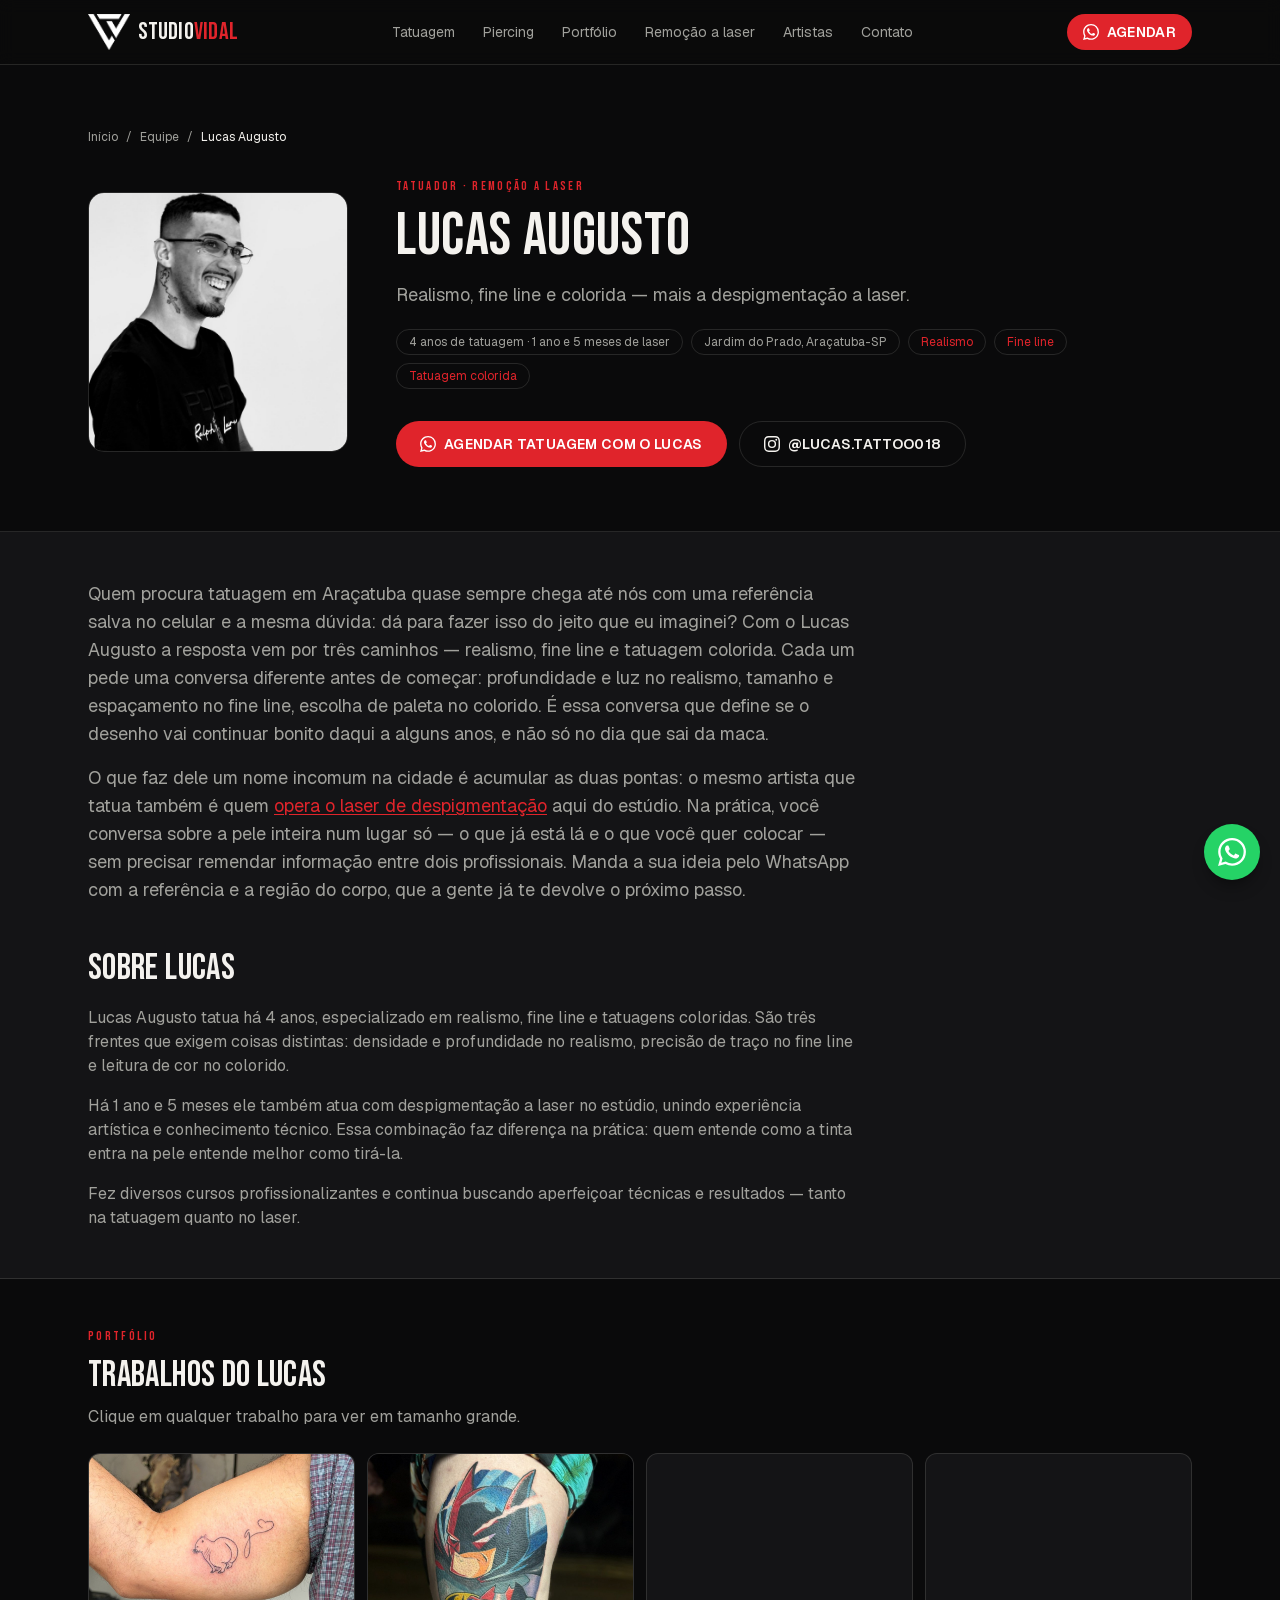
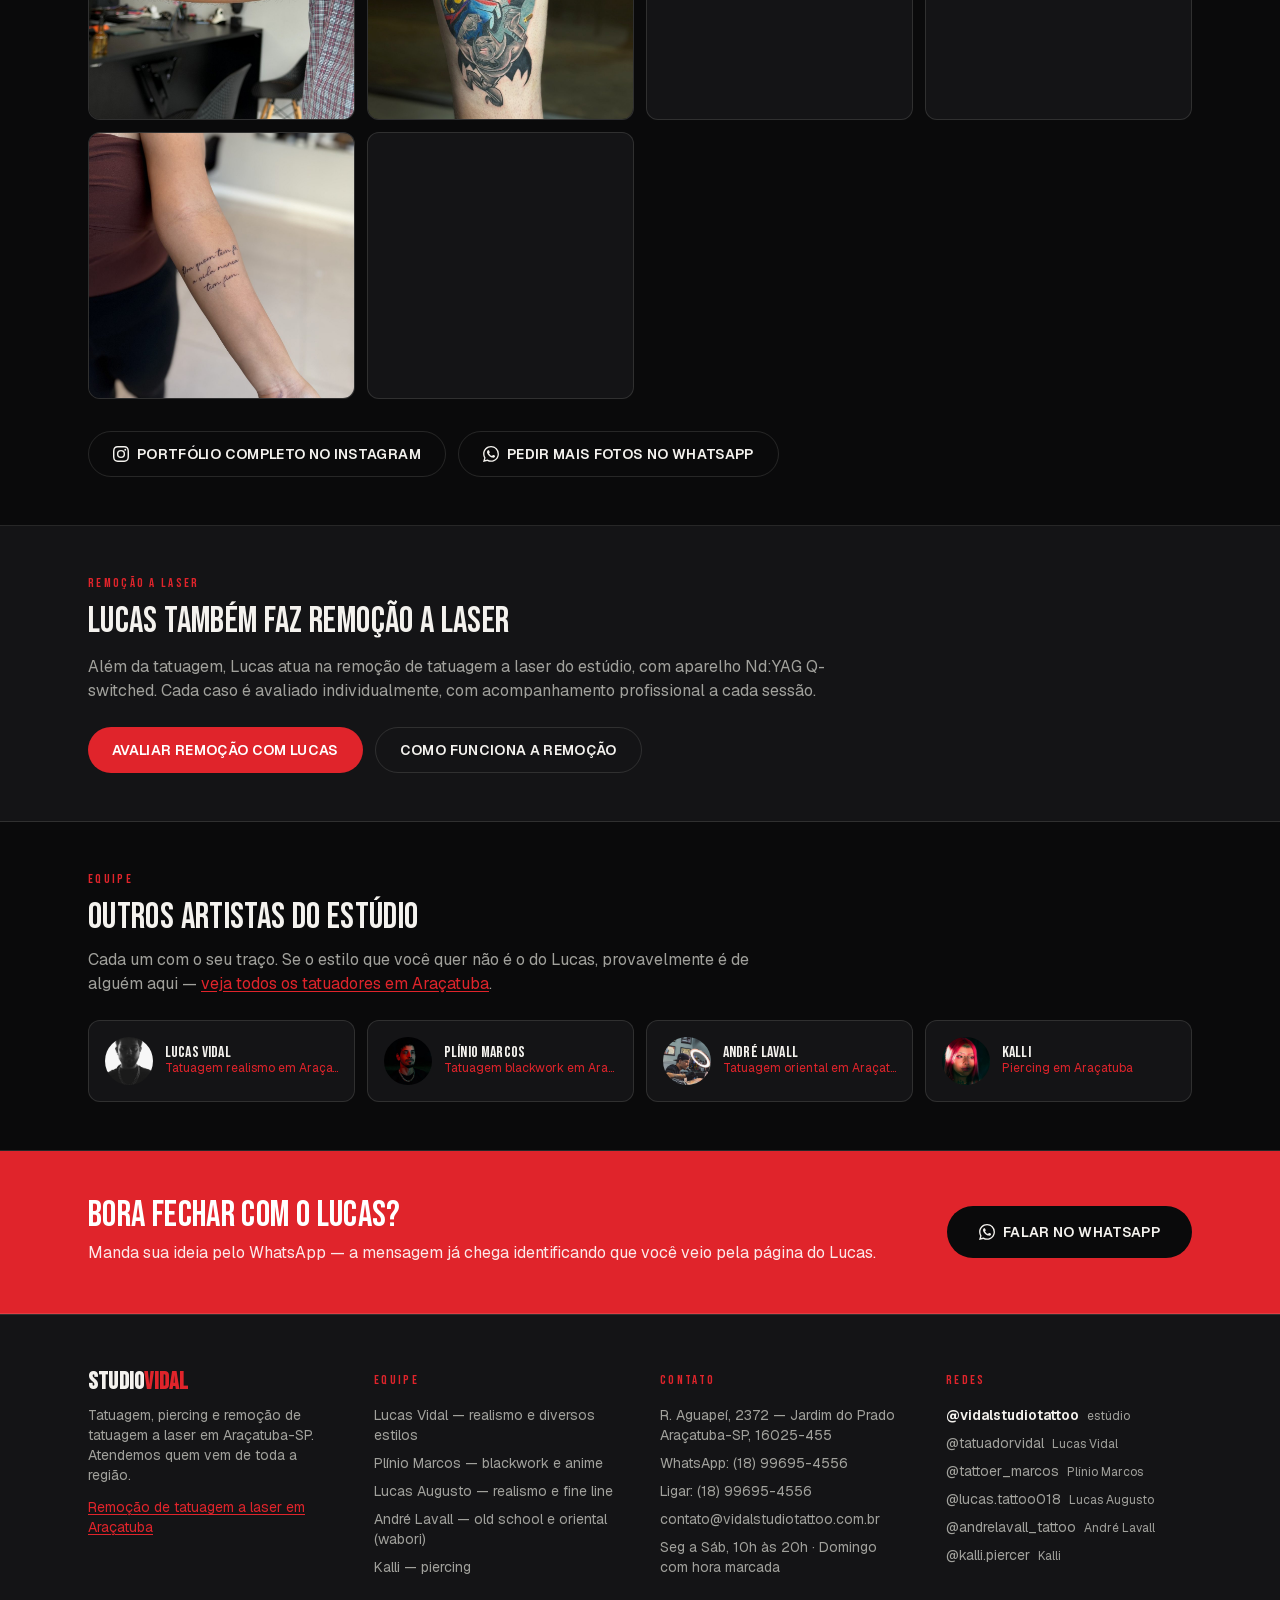
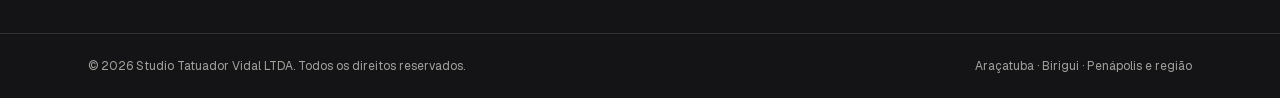
<file: artistas/lucas-augusto/index.html>
<!DOCTYPE html><html lang="pt-BR" class="geist_286012c1-module__On7J0G__variable bebas_neue_35dde67c-module__gbz6pq__variable h-full"><head><meta charSet="utf-8"/><meta name="viewport" content="width=device-width, initial-scale=1"/><link rel="preload" href="/_next/static/media/7178b3e590c64307-s.p.21jp631_3pja2.woff2" as="font" crossorigin="" type="font/woff2"/><link rel="preload" href="/_next/static/media/caa3a2e1cccd8315-s.p.0wgildi0cnwt9.woff2" as="font" crossorigin="" type="font/woff2"/><link rel="preload" href="/_next/static/media/fabcf92ba1ccea36-s.p.1w_qz2ahumqmz.woff2" as="font" crossorigin="" type="font/woff2"/><link rel="preload" as="image" href="/logo.png"/><link rel="preload" href="/artistas/lucas-augusto/perfil.jpg" as="image"/><link rel="stylesheet" href="/_next/static/chunks/2mdvxqg6js-as.css" data-precedence="next"/><link rel="preload" as="script" fetchPriority="low" href="/_next/static/chunks/3l04zcqx63h3y.js"/><script src="/_next/static/chunks/3smteaqlw7m56.js" async=""></script><script src="/_next/static/chunks/08ttfj81-47mu.js" async=""></script><script src="/_next/static/chunks/turbopack-2fn_jka5vi9vg.js" async=""></script><script src="/_next/static/chunks/3fntmmi971322.js" async="" crossorigin=""></script><script src="/_next/static/chunks/3v-ip_ikwmteq.js" async="" crossorigin=""></script><meta name="next-size-adjust" content=""/><title>Lucas Augusto — Tatuagem Fine Line Araçatuba</title><meta name="description" content="Lucas Augusto tatua realismo, fine line e colorido em Araçatuba-SP, no Studio Vidal. Também atua na despigmentação a laser. Agende pelo WhatsApp."/><meta name="robots" content="index, follow"/><link rel="canonical" href="https://vidalstudiotattoo.com.br/artistas/lucas-augusto/"/><meta name="google-site-verification" content="hvZZctJJMVmrsGWq0S1Wy24OekyN2QrZqn3JxtMqLF4"/><meta property="og:title" content="Lucas Augusto — Tatuador em Araçatuba | Studio Vidal"/><meta property="og:description" content="Realismo, fine line e tatuagem colorida em Araçatuba-SP. O mesmo artista que tatua também atua na despigmentação a laser do estúdio."/><meta property="og:url" content="https://vidalstudiotattoo.com.br/artistas/lucas-augusto/"/><meta property="og:site_name" content="Studio Vidal"/><meta property="og:locale" content="pt_BR"/><meta property="og:image" content="https://vidalstudiotattoo.com.br/artistas/lucas-augusto/perfil.jpg"/><meta property="og:image:width" content="1200"/><meta property="og:image:height" content="1200"/><meta property="og:image:alt" content="Lucas Augusto — tatuador e profissional de laser do Studio Vidal, Araçatuba"/><meta property="og:type" content="profile"/><meta name="twitter:card" content="summary_large_image"/><meta name="twitter:title" content="Lucas Augusto — Tatuador em Araçatuba | Studio Vidal"/><meta name="twitter:description" content="Realismo, fine line e tatuagem colorida em Araçatuba-SP. O mesmo artista que tatua também atua na despigmentação a laser do estúdio."/><meta name="twitter:image" content="https://vidalstudiotattoo.com.br/artistas/lucas-augusto/perfil.jpg"/><meta name="twitter:image:alt" content="Lucas Augusto — tatuador e profissional de laser do Studio Vidal, Araçatuba"/><meta name="twitter:image:width" content="1200"/><meta name="twitter:image:height" content="1200"/><link rel="icon" href="/icon.png?icon.0lt39u8jc4_on.png" sizes="512x512" type="image/png"/><script src="/_next/static/chunks/0cz1d0mv5g_q7.js" noModule=""></script></head><body class="min-h-full flex flex-col bg-ink text-bone"><div hidden=""><!--$--><!--/$--></div><script type="application/ld+json">{"@context":"https://schema.org","@type":"Person","name":"Lucas Augusto","jobTitle":"Tatuador e profissional de despigmentação a laser","description":"Tatuador especializado em realismo, fine line e tatuagem colorida no Studio Vidal, em Araçatuba-SP. Também atua na despigmentação de tatuagem a laser do estúdio.","image":"https://vidalstudiotattoo.com.br/artistas/lucas-augusto/perfil.jpg","url":"https://vidalstudiotattoo.com.br/artistas/lucas-augusto/","sameAs":["https://instagram.com/lucas.tattoo018"],"knowsAbout":["Tatuagem realismo","Tatuagem fine line","Tatuagem colorida","Despigmentação de tatuagem a laser"],"worksFor":{"@type":"TattooParlor","name":"Studio Vidal","url":"https://vidalstudiotattoo.com.br","telephone":"+5518996954556","address":{"@type":"PostalAddress","streetAddress":"R. Aguapeí, 2372","addressLocality":"Araçatuba","addressRegion":"SP","postalCode":"16025-455","addressCountry":"BR"}}}</script><script type="application/ld+json">{"@context":"https://schema.org","@type":"BreadcrumbList","itemListElement":[{"@type":"ListItem","position":1,"name":"Início","item":"https://vidalstudiotattoo.com.br/"},{"@type":"ListItem","position":2,"name":"Equipe","item":"https://vidalstudiotattoo.com.br/#equipe"},{"@type":"ListItem","position":3,"name":"Lucas Augusto","item":"https://vidalstudiotattoo.com.br/artistas/lucas-augusto/"}]}</script><span id="top"></span><header class="sticky top-0 z-50 border-b border-line bg-ink/90 backdrop-blur"><div class="container-x flex h-16 items-center justify-between"><a href="/" class="flex items-center gap-2" aria-label="Studio Vidal"><img src="/logo.png" alt="" aria-hidden="true" class="h-9 w-auto [filter:brightness(0)_invert(1)]"/><span class="font-display text-2xl tracking-wide">Studio<span class="text-accent">Vidal</span></span></a><nav class="hidden items-center gap-7 md:flex"><a href="/#tatuagem" class="text-sm text-muted transition-colors hover:text-bone">Tatuagem</a><a href="/piercing-aracatuba/" class="text-sm text-muted transition-colors hover:text-bone">Piercing</a><a href="/#portfolio" class="text-sm text-muted transition-colors hover:text-bone">Portfólio</a><a href="/remocao-de-tatuagem-a-laser-aracatuba/" class="text-sm text-muted transition-colors hover:text-bone">Remoção a laser</a><a href="/artistas/" class="text-sm text-muted transition-colors hover:text-bone">Artistas</a><a href="/#contato" class="text-sm text-muted transition-colors hover:text-bone">Contato</a></nav><div class="hidden md:block"><a href="https://wa.me/5518996954556?text=Ol%C3%A1!%20Vim%20pelo%20site%20e%20gostaria%20de%20uma%20informa%C3%A7%C3%A3o." target="_blank" rel="noopener noreferrer" class="inline-flex items-center justify-center gap-2 rounded-full px-6 py-3 text-sm font-semibold uppercase tracking-wide transition-colors bg-accent text-white hover:bg-accent-hover !py-2 !px-4"><svg viewBox="0 0 24 24" aria-hidden="true" class="h-4 w-4 fill-current"><path d="M17.472 14.382c-.297-.149-1.758-.867-2.03-.967-.273-.099-.471-.148-.67.15-.197.297-.767.966-.94 1.164-.173.199-.347.223-.644.075-.297-.15-1.255-.463-2.39-1.475-.883-.788-1.48-1.761-1.653-2.059-.173-.297-.018-.458.13-.606.134-.133.297-.347.446-.52.149-.174.198-.298.298-.497.099-.198.05-.371-.025-.52-.075-.149-.669-1.612-.916-2.207-.242-.579-.487-.5-.669-.51l-.57-.01c-.198 0-.52.074-.792.372-.272.297-1.04 1.016-1.04 2.479 0 1.462 1.065 2.875 1.213 3.074.149.198 2.096 3.2 5.077 4.487.709.306 1.262.489 1.694.625.712.227 1.36.195 1.871.118.571-.085 1.758-.719 2.006-1.413.248-.694.248-1.289.173-1.413-.074-.124-.272-.198-.57-.347m-5.421 7.403h-.004a9.87 9.87 0 01-5.031-1.378l-.361-.214-3.741.982.998-3.648-.235-.374a9.86 9.86 0 01-1.51-5.26c.001-5.45 4.436-9.884 9.888-9.884 2.64 0 5.122 1.03 6.988 2.898a9.825 9.825 0 012.893 6.994c-.003 5.45-4.437 9.884-9.885 9.884m8.413-18.297A11.815 11.815 0 0012.05 0C5.495 0 .16 5.335.157 11.892c0 2.096.547 4.142 1.588 5.945L.057 24l6.305-1.654a11.882 11.882 0 005.683 1.448h.005c6.554 0 11.89-5.335 11.893-11.893a11.821 11.821 0 00-3.48-8.413z"></path></svg>Agendar</a></div><button type="button" aria-label="Abrir menu" aria-expanded="false" class="md:hidden"><span class="block h-0.5 w-6 bg-bone"></span><span class="mt-1.5 block h-0.5 w-6 bg-bone"></span><span class="mt-1.5 block h-0.5 w-6 bg-bone"></span></button></div></header><main class="flex-1"><section class="border-b border-line"><div class="container-x py-12 md:py-16"><nav aria-label="Você está aqui" class="mb-8 text-xs text-muted"><a href="/" class="hover:text-bone">Início</a><span class="mx-2">/</span><a href="/#equipe" class="hover:text-bone">Equipe</a><span class="mx-2">/</span><span class="text-bone">Lucas Augusto</span></nav><div class="grid items-center gap-8 md:grid-cols-[260px_1fr] md:gap-12"><img src="/artistas/lucas-augusto/perfil.jpg" alt="Lucas Augusto — Tatuador · remoção a laser no Studio Vidal, Araçatuba" class="aspect-square w-40 rounded-2xl border border-line object-cover md:w-full"/><div><p class="kicker mb-3">Tatuador · remoção a laser</p><h1 class="font-display text-5xl leading-[0.95] sm:text-6xl">Lucas Augusto</h1><p class="mt-4 max-w-xl text-lg text-muted">Realismo, fine line e colorida — mais a despigmentação a laser.</p><div class="mt-5 flex flex-wrap gap-2"><span class="rounded-full border border-line px-3 py-1 text-xs text-muted">4 anos de tatuagem · 1 ano e 5 meses de laser</span><span class="rounded-full border border-line px-3 py-1 text-xs text-muted">Jardim do Prado<!-- -->, <!-- -->Araçatuba<!-- -->-<!-- -->SP</span><span class="rounded-full border border-line px-3 py-1 text-xs text-accent">Realismo</span><span class="rounded-full border border-line px-3 py-1 text-xs text-accent">Fine line</span><span class="rounded-full border border-line px-3 py-1 text-xs text-accent">Tatuagem colorida</span></div><div class="mt-8 flex flex-wrap gap-3"><a href="https://wa.me/5518996954556?text=Ol%C3%A1!%20Vim%20pelo%20site%20e%20gostaria%20de%20fazer%20uma%20tatuagem%20com%20o%20Lucas%20Augusto." target="_blank" rel="noopener noreferrer" class="inline-flex items-center justify-center gap-2 rounded-full px-6 py-3 text-sm font-semibold uppercase tracking-wide transition-colors bg-accent text-white hover:bg-accent-hover "><svg viewBox="0 0 24 24" aria-hidden="true" class="h-4 w-4 fill-current"><path d="M17.472 14.382c-.297-.149-1.758-.867-2.03-.967-.273-.099-.471-.148-.67.15-.197.297-.767.966-.94 1.164-.173.199-.347.223-.644.075-.297-.15-1.255-.463-2.39-1.475-.883-.788-1.48-1.761-1.653-2.059-.173-.297-.018-.458.13-.606.134-.133.297-.347.446-.52.149-.174.198-.298.298-.497.099-.198.05-.371-.025-.52-.075-.149-.669-1.612-.916-2.207-.242-.579-.487-.5-.669-.51l-.57-.01c-.198 0-.52.074-.792.372-.272.297-1.04 1.016-1.04 2.479 0 1.462 1.065 2.875 1.213 3.074.149.198 2.096 3.2 5.077 4.487.709.306 1.262.489 1.694.625.712.227 1.36.195 1.871.118.571-.085 1.758-.719 2.006-1.413.248-.694.248-1.289.173-1.413-.074-.124-.272-.198-.57-.347m-5.421 7.403h-.004a9.87 9.87 0 01-5.031-1.378l-.361-.214-3.741.982.998-3.648-.235-.374a9.86 9.86 0 01-1.51-5.26c.001-5.45 4.436-9.884 9.888-9.884 2.64 0 5.122 1.03 6.988 2.898a9.825 9.825 0 012.893 6.994c-.003 5.45-4.437 9.884-9.885 9.884m8.413-18.297A11.815 11.815 0 0012.05 0C5.495 0 .16 5.335.157 11.892c0 2.096.547 4.142 1.588 5.945L.057 24l6.305-1.654a11.882 11.882 0 005.683 1.448h.005c6.554 0 11.89-5.335 11.893-11.893a11.821 11.821 0 00-3.48-8.413z"></path></svg>Agendar tatuagem com o Lucas</a><a href="https://instagram.com/lucas.tattoo018" target="_blank" rel="noopener noreferrer" class="inline-flex items-center justify-center gap-2 rounded-full border border-bone/30 px-6 py-3 text-sm font-semibold uppercase tracking-wide text-bone transition-colors hover:border-accent hover:text-accent"><svg viewBox="0 0 24 24" aria-hidden="true" class="h-4 w-4 fill-current"><path d="M12 2.163c3.204 0 3.584.012 4.85.07 3.252.148 4.771 1.691 4.919 4.919.058 1.265.069 1.645.069 4.849 0 3.205-.012 3.584-.069 4.849-.149 3.225-1.664 4.771-4.919 4.919-1.266.058-1.644.07-4.85.07-3.204 0-3.584-.012-4.849-.07-3.26-.149-4.771-1.699-4.919-4.92-.058-1.265-.07-1.644-.07-4.849 0-3.204.013-3.583.07-4.849.149-3.227 1.664-4.771 4.919-4.919 1.266-.057 1.645-.069 4.849-.069zm0-2.163c-3.259 0-3.667.014-4.947.072-4.358.2-6.78 2.618-6.98 6.98C.014 8.333 0 8.741 0 12c0 3.259.014 3.668.072 4.948.2 4.358 2.618 6.78 6.98 6.98 1.281.058 1.689.072 4.948.072 3.259 0 3.668-.014 4.948-.072 4.354-.2 6.782-2.618 6.979-6.98.059-1.28.073-1.689.073-4.948 0-3.259-.014-3.667-.072-4.947-.196-4.354-2.617-6.78-6.979-6.98C15.668.014 15.259 0 12 0zm0 5.838a6.162 6.162 0 100 12.324 6.162 6.162 0 000-12.324zM12 16a4 4 0 110-8 4 4 0 010 8zm6.406-11.845a1.44 1.44 0 100 2.881 1.44 1.44 0 000-2.881z"></path></svg>@lucas.tattoo018</a></div></div></div></div></section><section class="border-b border-line bg-surface"><div class="container-x py-12"><div class="max-w-3xl space-y-4 text-lg text-muted"><p>Quem procura tatuagem em Araçatuba quase sempre chega até nós com uma referência salva no celular e a mesma dúvida: dá para fazer isso do jeito que eu imaginei? Com o Lucas Augusto a resposta vem por três caminhos — realismo, fine line e tatuagem colorida. Cada um pede uma conversa diferente antes de começar: profundidade e luz no realismo, tamanho e espaçamento no fine line, escolha de paleta no colorido. É essa conversa que define se o desenho vai continuar bonito daqui a alguns anos, e não só no dia que sai da maca.</p><p>O que faz dele um nome incomum na cidade é acumular as duas pontas: o mesmo artista que tatua também é quem<!-- --> <a href="/remocao-de-tatuagem-a-laser-aracatuba/" class="text-accent underline underline-offset-2">opera o laser de despigmentação</a> <!-- -->aqui do estúdio. Na prática, você conversa sobre a pele inteira num lugar só — o que já está lá e o que você quer colocar — sem precisar remendar informação entre dois profissionais. Manda a sua ideia pelo WhatsApp com a referência e a região do corpo, que a gente já te devolve o próximo passo.</p></div><h2 class="font-display mt-12 text-3xl sm:text-4xl">Sobre <!-- -->Lucas</h2><div class="mt-5 max-w-3xl space-y-4 text-muted"><p>Lucas Augusto tatua há 4 anos, especializado em realismo, fine line e tatuagens coloridas. São três frentes que exigem coisas distintas: densidade e profundidade no realismo, precisão de traço no fine line e leitura de cor no colorido.</p><p>Há 1 ano e 5 meses ele também atua com despigmentação a laser no estúdio, unindo experiência artística e conhecimento técnico. Essa combinação faz diferença na prática: quem entende como a tinta entra na pele entende melhor como tirá-la.</p><p>Fez diversos cursos profissionalizantes e continua buscando aperfeiçoar técnicas e resultados — tanto na tatuagem quanto no laser.</p></div></div></section><section class="border-b border-line"><div class="container-x py-12"><p class="kicker mb-3">Portfólio</p><h2 class="font-display text-3xl sm:text-4xl">Trabalhos <!-- -->do<!-- --> <!-- -->Lucas</h2><p class="mt-3 max-w-2xl text-muted">Clique em qualquer trabalho para ver em tamanho grande.</p><div class="mt-6"><ul class="grid grid-cols-2 gap-3 sm:grid-cols-3 lg:grid-cols-4"><li><button type="button" aria-label="Ampliar: Tatuagem do Lucas Augusto em Araçatuba — trabalho 1" class="group relative block w-full overflow-hidden rounded-xl border border-line bg-surface transition-colors hover:border-accent focus:border-accent focus:outline-none"><div class="aspect-square w-full overflow-hidden"><img src="/artistas/lucas-augusto/01.jpg" alt="Tatuagem do Lucas Augusto em Araçatuba — trabalho 1" loading="lazy" decoding="async" class="h-full w-full object-cover transition-transform duration-300 group-hover:scale-105"/></div></button></li><li><button type="button" aria-label="Ampliar: Tatuagem do Lucas Augusto em Araçatuba — trabalho 2" class="group relative block w-full overflow-hidden rounded-xl border border-line bg-surface transition-colors hover:border-accent focus:border-accent focus:outline-none"><div class="aspect-square w-full overflow-hidden"><img src="/artistas/lucas-augusto/02.jpg" alt="Tatuagem do Lucas Augusto em Araçatuba — trabalho 2" loading="lazy" decoding="async" class="h-full w-full object-cover transition-transform duration-300 group-hover:scale-105"/></div></button></li><li><button type="button" aria-label="Ampliar: Tatuagem do Lucas Augusto em Araçatuba — trabalho 3" class="group relative block w-full overflow-hidden rounded-xl border border-line bg-surface transition-colors hover:border-accent focus:border-accent focus:outline-none"><div class="aspect-square w-full overflow-hidden"><img src="/artistas/lucas-augusto/03.jpg" alt="Tatuagem do Lucas Augusto em Araçatuba — trabalho 3" loading="lazy" decoding="async" class="h-full w-full object-cover transition-transform duration-300 group-hover:scale-105"/></div></button></li><li><button type="button" aria-label="Ampliar: Tatuagem do Lucas Augusto em Araçatuba — trabalho 4" class="group relative block w-full overflow-hidden rounded-xl border border-line bg-surface transition-colors hover:border-accent focus:border-accent focus:outline-none"><div class="aspect-square w-full overflow-hidden"><img src="/artistas/lucas-augusto/04.jpg" alt="Tatuagem do Lucas Augusto em Araçatuba — trabalho 4" loading="lazy" decoding="async" class="h-full w-full object-cover transition-transform duration-300 group-hover:scale-105"/></div></button></li><li><button type="button" aria-label="Ampliar: Tatuagem do Lucas Augusto em Araçatuba — trabalho 5" class="group relative block w-full overflow-hidden rounded-xl border border-line bg-surface transition-colors hover:border-accent focus:border-accent focus:outline-none"><div class="aspect-square w-full overflow-hidden"><img src="/artistas/lucas-augusto/05.jpg" alt="Tatuagem do Lucas Augusto em Araçatuba — trabalho 5" loading="lazy" decoding="async" class="h-full w-full object-cover transition-transform duration-300 group-hover:scale-105"/></div></button></li><li><button type="button" aria-label="Ampliar: Tatuagem do Lucas Augusto em Araçatuba — trabalho 6" class="group relative block w-full overflow-hidden rounded-xl border border-line bg-surface transition-colors hover:border-accent focus:border-accent focus:outline-none"><div class="aspect-square w-full overflow-hidden"><img src="/artistas/lucas-augusto/06.jpg" alt="Tatuagem do Lucas Augusto em Araçatuba — trabalho 6" loading="lazy" decoding="async" class="h-full w-full object-cover transition-transform duration-300 group-hover:scale-105"/></div></button></li></ul></div><div class="mt-8 flex flex-wrap gap-3"><a href="https://instagram.com/lucas.tattoo018" target="_blank" rel="noopener noreferrer" class="inline-flex items-center justify-center gap-2 rounded-full border border-bone/30 px-6 py-3 text-sm font-semibold uppercase tracking-wide text-bone transition-colors hover:border-accent hover:text-accent"><svg viewBox="0 0 24 24" aria-hidden="true" class="h-4 w-4 fill-current"><path d="M12 2.163c3.204 0 3.584.012 4.85.07 3.252.148 4.771 1.691 4.919 4.919.058 1.265.069 1.645.069 4.849 0 3.205-.012 3.584-.069 4.849-.149 3.225-1.664 4.771-4.919 4.919-1.266.058-1.644.07-4.85.07-3.204 0-3.584-.012-4.849-.07-3.26-.149-4.771-1.699-4.919-4.92-.058-1.265-.07-1.644-.07-4.849 0-3.204.013-3.583.07-4.849.149-3.227 1.664-4.771 4.919-4.919 1.266-.057 1.645-.069 4.849-.069zm0-2.163c-3.259 0-3.667.014-4.947.072-4.358.2-6.78 2.618-6.98 6.98C.014 8.333 0 8.741 0 12c0 3.259.014 3.668.072 4.948.2 4.358 2.618 6.78 6.98 6.98 1.281.058 1.689.072 4.948.072 3.259 0 3.668-.014 4.948-.072 4.354-.2 6.782-2.618 6.979-6.98.059-1.28.073-1.689.073-4.948 0-3.259-.014-3.667-.072-4.947-.196-4.354-2.617-6.78-6.979-6.98C15.668.014 15.259 0 12 0zm0 5.838a6.162 6.162 0 100 12.324 6.162 6.162 0 000-12.324zM12 16a4 4 0 110-8 4 4 0 010 8zm6.406-11.845a1.44 1.44 0 100 2.881 1.44 1.44 0 000-2.881z"></path></svg>Portfólio completo no Instagram</a><a href="https://wa.me/5518996954556?text=Ol%C3%A1!%20Vim%20pelo%20site%20e%20gostaria%20de%20conhecer%20mais%20trabalhos%20do%20Lucas%20Augusto." target="_blank" rel="noopener noreferrer" class="inline-flex items-center justify-center gap-2 rounded-full px-6 py-3 text-sm font-semibold uppercase tracking-wide transition-colors border border-bone/30 text-bone hover:border-accent hover:text-accent "><svg viewBox="0 0 24 24" aria-hidden="true" class="h-4 w-4 fill-current"><path d="M17.472 14.382c-.297-.149-1.758-.867-2.03-.967-.273-.099-.471-.148-.67.15-.197.297-.767.966-.94 1.164-.173.199-.347.223-.644.075-.297-.15-1.255-.463-2.39-1.475-.883-.788-1.48-1.761-1.653-2.059-.173-.297-.018-.458.13-.606.134-.133.297-.347.446-.52.149-.174.198-.298.298-.497.099-.198.05-.371-.025-.52-.075-.149-.669-1.612-.916-2.207-.242-.579-.487-.5-.669-.51l-.57-.01c-.198 0-.52.074-.792.372-.272.297-1.04 1.016-1.04 2.479 0 1.462 1.065 2.875 1.213 3.074.149.198 2.096 3.2 5.077 4.487.709.306 1.262.489 1.694.625.712.227 1.36.195 1.871.118.571-.085 1.758-.719 2.006-1.413.248-.694.248-1.289.173-1.413-.074-.124-.272-.198-.57-.347m-5.421 7.403h-.004a9.87 9.87 0 01-5.031-1.378l-.361-.214-3.741.982.998-3.648-.235-.374a9.86 9.86 0 01-1.51-5.26c.001-5.45 4.436-9.884 9.888-9.884 2.64 0 5.122 1.03 6.988 2.898a9.825 9.825 0 012.893 6.994c-.003 5.45-4.437 9.884-9.885 9.884m8.413-18.297A11.815 11.815 0 0012.05 0C5.495 0 .16 5.335.157 11.892c0 2.096.547 4.142 1.588 5.945L.057 24l6.305-1.654a11.882 11.882 0 005.683 1.448h.005c6.554 0 11.89-5.335 11.893-11.893a11.821 11.821 0 00-3.48-8.413z"></path></svg>Pedir mais fotos no WhatsApp</a></div></div></section><section class="border-b border-line bg-surface"><div class="container-x py-12"><p class="kicker mb-3">Remoção a laser</p><h2 class="font-display text-3xl sm:text-4xl">Lucas<!-- --> também faz remoção a laser</h2><p class="mt-4 max-w-3xl text-muted">Além da tatuagem, <!-- -->Lucas<!-- --> atua na remoção de tatuagem a laser do estúdio, com aparelho Nd:YAG Q-switched. Cada caso é avaliado individualmente, com acompanhamento profissional a cada sessão.</p><div class="mt-6 flex flex-wrap gap-3"><a href="https://wa.me/5518996954556?text=Ol%C3%A1!%20Vim%20pelo%20site%20e%20gostaria%20de%20avaliar%20uma%20remo%C3%A7%C3%A3o%20de%20tatuagem%20a%20laser%20com%20o%20Lucas%20Augusto." target="_blank" rel="noopener noreferrer" class="inline-flex items-center justify-center rounded-full bg-accent px-6 py-3 text-sm font-semibold uppercase tracking-wide text-white transition-colors hover:bg-accent-hover">Avaliar remoção com <!-- -->Lucas</a><a href="/remocao-de-tatuagem-a-laser-aracatuba/" class="inline-flex items-center justify-center rounded-full border border-bone/30 px-6 py-3 text-sm font-semibold uppercase tracking-wide text-bone transition-colors hover:border-accent hover:text-accent">Como funciona a remoção</a></div></div></section><section class="border-b border-line"><div class="container-x py-12"><p class="kicker mb-3">Equipe</p><h2 class="font-display text-3xl sm:text-4xl">Outros artistas do estúdio</h2><p class="mt-3 max-w-2xl text-muted">Cada um com o seu traço. Se o estilo que você quer não é o <!-- -->do<!-- --> <!-- -->Lucas<!-- -->, provavelmente é de alguém aqui —<!-- --> <a href="/artistas/" class="text-accent underline underline-offset-2">veja todos os tatuadores em Araçatuba</a>.</p><div class="mt-6 grid gap-3 sm:grid-cols-2 lg:grid-cols-4"><a href="/artistas/lucas-vidal/" class="group flex items-center gap-3 rounded-xl border border-line bg-surface p-4 transition-colors hover:border-accent"><img src="/artistas/lucas-vidal/perfil.jpg" alt="" aria-hidden="true" loading="lazy" class="h-12 w-12 shrink-0 rounded-full object-cover"/><span class="min-w-0"><span class="font-display block text-base leading-tight">Lucas Vidal</span><span class="block truncate text-xs text-accent">Tatuagem realismo em Araçatuba</span></span></a><a href="/artistas/plinio/" class="group flex items-center gap-3 rounded-xl border border-line bg-surface p-4 transition-colors hover:border-accent"><img src="/artistas/plinio/perfil.jpg" alt="" aria-hidden="true" loading="lazy" class="h-12 w-12 shrink-0 rounded-full object-cover"/><span class="min-w-0"><span class="font-display block text-base leading-tight">Plínio Marcos</span><span class="block truncate text-xs text-accent">Tatuagem blackwork em Araçatuba</span></span></a><a href="/artistas/andre-lavall/" class="group flex items-center gap-3 rounded-xl border border-line bg-surface p-4 transition-colors hover:border-accent"><img src="/artistas/andre-lavall/perfil.jpg" alt="" aria-hidden="true" loading="lazy" class="h-12 w-12 shrink-0 rounded-full object-cover"/><span class="min-w-0"><span class="font-display block text-base leading-tight">André Lavall</span><span class="block truncate text-xs text-accent">Tatuagem oriental em Araçatuba</span></span></a><a href="/artistas/kalli/" class="group flex items-center gap-3 rounded-xl border border-line bg-surface p-4 transition-colors hover:border-accent"><img src="/artistas/kalli/perfil.jpg" alt="" aria-hidden="true" loading="lazy" class="h-12 w-12 shrink-0 rounded-full object-cover"/><span class="min-w-0"><span class="font-display block text-base leading-tight">Kalli</span><span class="block truncate text-xs text-accent">Piercing em Araçatuba</span></span></a></div></div></section><section class="border-b border-line bg-accent"><div class="container-x flex flex-col items-start gap-6 py-12 md:flex-row md:items-center md:justify-between"><div><h2 class="font-display text-3xl text-white sm:text-4xl">Bora fechar com <!-- -->o<!-- --> <!-- -->Lucas<!-- -->?</h2><p class="mt-2 text-white/90">Manda sua ideia pelo WhatsApp — a mensagem já chega identificando que você veio pela página <!-- -->do<!-- --> <!-- -->Lucas<!-- -->.</p></div><a href="https://wa.me/5518996954556?text=Ol%C3%A1!%20Vim%20pelo%20site%20e%20gostaria%20de%20fazer%20uma%20tatuagem%20com%20o%20Lucas%20Augusto." target="_blank" rel="noopener noreferrer" class="inline-flex shrink-0 items-center justify-center gap-2 rounded-full bg-ink px-8 py-4 text-sm font-semibold uppercase tracking-wide text-bone transition-transform hover:scale-105"><svg viewBox="0 0 24 24" aria-hidden="true" class="h-4 w-4 fill-current"><path d="M17.472 14.382c-.297-.149-1.758-.867-2.03-.967-.273-.099-.471-.148-.67.15-.197.297-.767.966-.94 1.164-.173.199-.347.223-.644.075-.297-.15-1.255-.463-2.39-1.475-.883-.788-1.48-1.761-1.653-2.059-.173-.297-.018-.458.13-.606.134-.133.297-.347.446-.52.149-.174.198-.298.298-.497.099-.198.05-.371-.025-.52-.075-.149-.669-1.612-.916-2.207-.242-.579-.487-.5-.669-.51l-.57-.01c-.198 0-.52.074-.792.372-.272.297-1.04 1.016-1.04 2.479 0 1.462 1.065 2.875 1.213 3.074.149.198 2.096 3.2 5.077 4.487.709.306 1.262.489 1.694.625.712.227 1.36.195 1.871.118.571-.085 1.758-.719 2.006-1.413.248-.694.248-1.289.173-1.413-.074-.124-.272-.198-.57-.347m-5.421 7.403h-.004a9.87 9.87 0 01-5.031-1.378l-.361-.214-3.741.982.998-3.648-.235-.374a9.86 9.86 0 01-1.51-5.26c.001-5.45 4.436-9.884 9.888-9.884 2.64 0 5.122 1.03 6.988 2.898a9.825 9.825 0 012.893 6.994c-.003 5.45-4.437 9.884-9.885 9.884m8.413-18.297A11.815 11.815 0 0012.05 0C5.495 0 .16 5.335.157 11.892c0 2.096.547 4.142 1.588 5.945L.057 24l6.305-1.654a11.882 11.882 0 005.683 1.448h.005c6.554 0 11.89-5.335 11.893-11.893a11.821 11.821 0 00-3.48-8.413z"></path></svg>Falar no WhatsApp</a></div></section></main><footer id="contato" class="border-t border-line bg-surface"><div class="container-x grid gap-10 py-14 md:grid-cols-4"><div><p class="font-display text-2xl font-bold">Studio<span class="text-accent">Vidal</span></p><p class="mt-3 max-w-xs text-sm text-muted">Tatuagem, piercing e remoção de tatuagem a laser em Araçatuba-SP. Atendemos quem vem de toda a região.</p><p class="mt-3 text-sm"><a href="/remocao-de-tatuagem-a-laser-aracatuba/" class="text-accent underline underline-offset-2">Remoção de tatuagem a laser em Araçatuba</a></p></div><div class="text-sm"><h3 class="kicker mb-4">Equipe</h3><ul class="space-y-2 text-muted"><li><a href="/artistas/lucas-vidal/" class="hover:text-bone">Lucas Vidal<!-- --> —<!-- --> <!-- -->realismo e diversos estilos</a></li><li><a href="/artistas/plinio/" class="hover:text-bone">Plínio Marcos<!-- --> —<!-- --> <!-- -->blackwork e anime</a></li><li><a href="/artistas/lucas-augusto/" class="hover:text-bone">Lucas Augusto<!-- --> —<!-- --> <!-- -->realismo e fine line</a></li><li><a href="/artistas/andre-lavall/" class="hover:text-bone">André Lavall<!-- --> —<!-- --> <!-- -->old school e oriental (wabori)</a></li><li><a href="/artistas/kalli/" class="hover:text-bone">Kalli<!-- --> —<!-- --> <!-- -->piercing</a></li></ul></div><div class="text-sm"><h3 class="kicker mb-4">Contato</h3><ul class="space-y-2 text-muted"><li><a href="https://www.google.com/maps/search/?api=1&amp;query=Studio+Vidal+Ara%C3%A7atuba" target="_blank" rel="noopener noreferrer" class="hover:text-bone">R. Aguapeí, 2372<!-- --> — <!-- -->Jardim do Prado<br/>Araçatuba<!-- -->-<!-- -->SP<!-- -->, <!-- -->16025-455</a></li><li><a href="https://wa.me/5518996954556?text=Ol%C3%A1!%20Vim%20pelo%20site%20e%20gostaria%20de%20uma%20informa%C3%A7%C3%A3o." target="_blank" rel="noopener noreferrer" class="hover:text-bone">WhatsApp: <!-- -->(18) 99695-4556</a></li><li><a href="tel:+5518996954556" class="hover:text-bone">Ligar: <!-- -->(18) 99695-4556</a></li><li><a href="mailto:contato@vidalstudiotattoo.com.br" class="hover:text-bone">contato@vidalstudiotattoo.com.br</a></li><li>Seg a Sáb, 10h às 20h · Domingo com hora marcada</li></ul></div><div class="text-sm"><h3 class="kicker mb-4">Redes</h3><ul class="space-y-2 text-muted"><li><a href="https://www.instagram.com/vidalstudiotattoo/" target="_blank" rel="noopener noreferrer" class="font-semibold text-bone hover:text-accent">@vidalstudiotattoo</a><span class="ml-2 text-xs">estúdio</span></li><li><a href="https://instagram.com/tatuadorvidal" target="_blank" rel="noopener noreferrer" class="hover:text-bone">@tatuadorvidal</a><span class="ml-2 text-xs">Lucas Vidal</span></li><li><a href="https://instagram.com/tattoer_marcos" target="_blank" rel="noopener noreferrer" class="hover:text-bone">@tattoer_marcos</a><span class="ml-2 text-xs">Plínio Marcos</span></li><li><a href="https://instagram.com/lucas.tattoo018" target="_blank" rel="noopener noreferrer" class="hover:text-bone">@lucas.tattoo018</a><span class="ml-2 text-xs">Lucas Augusto</span></li><li><a href="https://instagram.com/andrelavall_tattoo" target="_blank" rel="noopener noreferrer" class="hover:text-bone">@andrelavall_tattoo</a><span class="ml-2 text-xs">André Lavall</span></li><li><a href="https://instagram.com/kalli.piercer" target="_blank" rel="noopener noreferrer" class="hover:text-bone">@kalli.piercer</a><span class="ml-2 text-xs">Kalli</span></li></ul></div></div><div class="border-t border-line"><div class="container-x flex flex-col gap-2 pb-24 pt-6 text-xs text-muted sm:flex-row sm:items-center sm:justify-between sm:pb-6"><p>© <!-- -->2026<!-- --> <!-- -->Studio Tatuador Vidal LTDA<!-- -->. Todos os direitos reservados.</p><p>Araçatuba · Birigui · Penápolis e região</p></div></div></footer><a href="https://wa.me/5518996954556?text=Ol%C3%A1!%20Vim%20pelo%20site%20e%20gostaria%20de%20fazer%20uma%20tatuagem%20com%20o%20Lucas%20Augusto." target="_blank" rel="noopener noreferrer" aria-label="Falar no WhatsApp" class="fixed bottom-5 right-5 z-50 flex h-14 w-14 items-center justify-center rounded-full bg-[#25D366] shadow-lg shadow-black/30 transition-transform hover:scale-105"><svg viewBox="0 0 24 24" aria-hidden="true" class="h-7 w-7 fill-white"><path d="M17.472 14.382c-.297-.149-1.758-.867-2.03-.967-.273-.099-.471-.148-.67.15-.197.297-.767.966-.94 1.164-.173.199-.347.223-.644.075-.297-.15-1.255-.463-2.39-1.475-.883-.788-1.48-1.761-1.653-2.059-.173-.297-.018-.458.13-.606.134-.133.297-.347.446-.52.149-.174.198-.298.298-.497.099-.198.05-.371-.025-.52-.075-.149-.669-1.612-.916-2.207-.242-.579-.487-.5-.669-.51l-.57-.01c-.198 0-.52.074-.792.372-.272.297-1.04 1.016-1.04 2.479 0 1.462 1.065 2.875 1.213 3.074.149.198 2.096 3.2 5.077 4.487.709.306 1.262.489 1.694.625.712.227 1.36.195 1.871.118.571-.085 1.758-.719 2.006-1.413.248-.694.248-1.289.173-1.413-.074-.124-.272-.198-.57-.347m-5.421 7.403h-.004a9.87 9.87 0 01-5.031-1.378l-.361-.214-3.741.982.998-3.648-.235-.374a9.86 9.86 0 01-1.51-5.26c.001-5.45 4.436-9.884 9.888-9.884 2.64 0 5.122 1.03 6.988 2.898a9.825 9.825 0 012.893 6.994c-.003 5.45-4.437 9.884-9.885 9.884m8.413-18.297A11.815 11.815 0 0012.05 0C5.495 0 .16 5.335.157 11.892c0 2.096.547 4.142 1.588 5.945L.057 24l6.305-1.654a11.882 11.882 0 005.683 1.448h.005c6.554 0 11.89-5.335 11.893-11.893a11.821 11.821 0 00-3.48-8.413z"></path></svg></a><!--$--><!--/$--><script src="/_next/static/chunks/3l04zcqx63h3y.js" id="_R_" async=""></script><script>(self.__next_f=self.__next_f||[]).push([0])</script><script>self.__next_f.push([1,"1:\"$Sreact.fragment\"\n2:I[39756,[\"/_next/static/chunks/3fntmmi971322.js\"],\"default\"]\n3:I[37457,[\"/_next/static/chunks/3fntmmi971322.js\"],\"default\"]\n4:I[2971,[\"/_next/static/chunks/3fntmmi971322.js\",\"/_next/static/chunks/3v-ip_ikwmteq.js\"],\"Header\"]\nc:I[68027,[\"/_next/static/chunks/3fntmmi971322.js\"],\"default\",1]\n:HL[\"/_next/static/chunks/2mdvxqg6js-as.css\",\"style\"]\n:HL[\"/_next/static/media/7178b3e590c64307-s.p.21jp631_3pja2.woff2\",\"font\",{\"crossOrigin\":\"\",\"type\":\"font/woff2\"}]\n:HL[\"/_next/static/media/caa3a2e1cccd8315-s.p.0wgildi0cnwt9.woff2\",\"font\",{\"crossOrigin\":\"\",\"type\":\"font/woff2\"}]\n:HL[\"/_next/static/media/fabcf92ba1ccea36-s.p.1w_qz2ahumqmz.woff2\",\"font\",{\"crossOrigin\":\"\",\"type\":\"font/woff2\"}]\na:X\n0:{\"P\":null,\"c\":[\"\",\"artistas\",\"lucas-augusto\",\"\"],\"q\":\"\",\"i\":false,\"f\":[[[\"\",{\"children\":[\"artistas\",{\"children\":[\"lucas-augusto\",{\"children\":[\"__PAGE__\",{},\"$undefined\",\"$undefined\",4608]},\"$undefined\",\"$undefined\",4608]},\"$undefined\",\"$undefined\",4608]},\"$undefined\",\"$undefined\",4624],[[\"$\",\"$1\",\"c\",{\"children\":[[[\"$\",\"link\",\"0\",{\"rel\":\"stylesheet\",\"href\":\"/_next/static/chunks/2mdvxqg6js-as.css\",\"precedence\":\"next\",\"crossOrigin\":\"$undefined\",\"nonce\":\"$undefined\"}],[\"$\",\"script\",\"script-0\",{\"src\":\"/_next/static/chunks/3fntmmi971322.js\",\"async\":true,\"nonce\":\"$undefined\"}]],[\"$\",\"html\",null,{\"lang\":\"pt-BR\",\"className\":\"geist_286012c1-module__On7J0G__variable bebas_neue_35dde67c-module__gbz6pq__variable h-full\",\"children\":[\"$\",\"body\",null,{\"className\":\"min-h-full flex flex-col bg-ink text-bone\",\"children\":[\"$\",\"$L2\",null,{\"parallelRouterKey\":\"children\",\"error\":\"$undefined\",\"errorStyles\":\"$undefined\",\"errorScripts\":\"$undefined\",\"template\":[\"$\",\"$L3\",null,{}],\"templateStyles\":\"$undefined\",\"templateScripts\":\"$undefined\",\"notFound\":[[[\"$\",\"title\",null,{\"children\":\"404: This page could not be found.\"}],[\"$\",\"div\",null,{\"style\":{\"fontFamily\":\"system-ui,\\\"Segoe UI\\\",Roboto,Helvetica,Arial,sans-serif,\\\"Apple Color Emoji\\\",\\\"Segoe UI Emoji\\\"\",\"height\":\"100vh\",\"textAlign\":\"center\",\"display\":\"flex\",\"flexDirection\":\"column\",\"alignItems\":\"center\",\"justifyContent\":\"center\"},\"children\":[\"$\",\"div\",null,{\"children\":[[\"$\",\"style\",null,{\"dangerouslySetInnerHTML\":{\"__html\":\"body{color:#000;background:#fff;margin:0}.next-error-h1{border-right:1px solid rgba(0,0,0,.3)}@media (prefers-color-scheme:dark){body{color:#fff;background:#000}.next-error-h1{border-right:1px solid rgba(255,255,255,.3)}}\"}}],[\"$\",\"h1\",null,{\"className\":\"next-error-h1\",\"style\":{\"display\":\"inline-block\",\"margin\":\"0 20px 0 0\",\"padding\":\"0 23px 0 0\",\"fontSize\":24,\"fontWeight\":500,\"verticalAlign\":\"top\",\"lineHeight\":\"49px\"},\"children\":404}],[\"$\",\"div\",null,{\"style\":{\"display\":\"inline-block\"},\"children\":[\"$\",\"h2\",null,{\"style\":{\"fontSize\":14,\"fontWeight\":400,\"lineHeight\":\"49px\",\"margin\":0},\"children\":\"This page could not be found.\"}]}]]}]}]],[]],\"forbidden\":\"$undefined\",\"unauthorized\":\"$undefined\"}]}]}]]}],{\"children\":[[\"$\",\"$1\",\"c\",{\"children\":[null,[\"$\",\"$L2\",null,{\"parallelRouterKey\":\"children\",\"error\":\"$undefined\",\"errorStyles\":\"$undefined\",\"errorScripts\":\"$undefined\",\"template\":[\"$\",\"$L3\",null,{}],\"templateStyles\":\"$undefined\",\"templateScripts\":\"$undefined\",\"notFound\":\"$undefined\",\"forbidden\":\"$undefined\",\"unauthorized\":\"$undefined\"}]]}],{\"children\":[[\"$\",\"$1\",\"c\",{\"children\":[null,[\"$\",\"$L2\",null,{\"parallelRouterKey\":\"children\",\"error\":\"$undefined\",\"errorStyles\":\"$undefined\",\"errorScripts\":\"$undefined\",\"template\":[\"$\",\"$L3\",null,{}],\"templateStyles\":\"$undefined\",\"templateScripts\":\"$undefined\",\"notFound\":\"$undefined\",\"forbidden\":\"$undefined\",\"unauthorized\":\"$undefined\"}]]}],{\"children\":[[\"$\",\"$1\",\"c\",{\"children\":[[[\"$\",\"script\",null,{\"type\":\"application/ld+json\",\"dangerouslySetInnerHTML\":{\"__html\":\"{\\\"@context\\\":\\\"https://schema.org\\\",\\\"@type\\\":\\\"Person\\\",\\\"name\\\":\\\"Lucas Augusto\\\",\\\"jobTitle\\\":\\\"Tatuador e profissional de despigmentação a laser\\\",\\\"description\\\":\\\"Tatuador especializado em realismo, fine line e tatuagem colorida no Studio Vidal, em Araçatuba-SP. Também atua na despigmentação de tatuagem a laser do estúdio.\\\",\\\"image\\\":\\\"https://vidalstudiotattoo.com.br/artistas/lucas-augusto/perfil.jpg\\\",\\\"url\\\":\\\"https://vidalstudiotattoo.com.br/artistas/lucas-augusto/\\\",\\\"sameAs\\\":[\\\"https://instagram.com/lucas.tattoo018\\\"],\\\"knowsAbout\\\":[\\\"Tatuagem realismo\\\",\\\"Tatuagem fine line\\\",\\\"Tatuagem colorida\\\",\\\"Despigmentação de tatuagem a laser\\\"],\\\"worksFor\\\":{\\\"@type\\\":\\\"TattooParlor\\\",\\\"name\\\":\\\"Studio Vidal\\\",\\\"url\\\":\\\"https://vidalstudiotattoo.com.br\\\",\\\"telephone\\\":\\\"+5518996954556\\\",\\\"address\\\":{\\\"@type\\\":\\\"PostalAddress\\\",\\\"streetAddress\\\":\\\"R. Aguapeí, 2372\\\",\\\"addressLocality\\\":\\\"Araçatuba\\\",\\\"addressRegion\\\":\\\"SP\\\",\\\"postalCode\\\":\\\"16025-455\\\",\\\"addressCountry\\\":\\\"BR\\\"}}}\"}}],[[\"$\",\"script\",null,{\"type\":\"application/ld+json\",\"dangerouslySetInnerHTML\":{\"__html\":\"{\\\"@context\\\":\\\"https://schema.org\\\",\\\"@type\\\":\\\"BreadcrumbList\\\",\\\"itemListElement\\\":[{\\\"@type\\\":\\\"ListItem\\\",\\\"position\\\":1,\\\"name\\\":\\\"Início\\\",\\\"item\\\":\\\"https://vidalstudiotattoo.com.br/\\\"},{\\\"@type\\\":\\\"ListItem\\\",\\\"position\\\":2,\\\"name\\\":\\\"Equipe\\\",\\\"item\\\":\\\"https://vidalstudiotattoo.com.br/#equipe\\\"},{\\\"@type\\\":\\\"ListItem\\\",\\\"position\\\":3,\\\"name\\\":\\\"Lucas Augusto\\\",\\\"item\\\":\\\"https://vidalstudiotattoo.com.br/artistas/lucas-augusto/\\\"}]}\"}}],[\"$\",\"span\",null,{\"id\":\"top\"}],[\"$\",\"$L4\",null,{\"hasLogo\":true}],\"$L5\",\"$L6\",\"$L7\"]],[\"$L8\"],\"$L9\"]}],{},null,false,null]},null,false,\"$a\"]},null,false,\"$a\"]},null,false,null],\"$Lb\",false]],\"m\":\"$undefined\",\"G\":[\"$c\",[\"$Ld\"]],\"S\":true,\"h\":null,\"r\":\"$undefined\",\"s\":\"$undefined\",\"a\":\"$undefined\",\"l\":\"$undefined\",\"p\":\"$undefined\",\"d\":\"$undefined\",\"b\":\"GsANB55nMnQu10WNV41e1\"}\n19:I[97367,[\"/_next/static/chunks/3fntmmi971322.js\"],\"OutletBoundary\"]\n1a:\"$Sreact.suspense\"\n1c:I[97367,[\"/_next/static/chunks/3fntmmi971322.js\"],\"ViewportBoundary\"]\n1e:I[97367,[\"/_next/static/chunks/3fntmmi971322.js\"],\"MetadataBoundary\"]\n:HL[\"/artistas/lucas-augusto/perfil.jpg\",\"image\"]\ne:T43f,M17.472 14.382c-.297-.149-1.758-.867-2.03-.967-.273-.099-.471-.148-.67.15-.197.297-.767.966-.94 1.164-.173.199-.347.223-.644.075-.297-.15-1.255-.463-2.39-1.475-.883-.788-1.48-1.761-1.653-2.059-.173-.297-.018-.458.13-.606.134-.133.297-.347.446-.52.149-.174.198-.298.298-.497.099-.198.05-.371-.025-.52-.075-.149-.669-1.612-.916-2.207-.242-.579-.487-.5-.669-.51l-.57-.01c-.198 0-.52.074-.792.372-.272.297-1.04 1.016-1.04 2.479 0 1.462 1.065 2.875 1.213 3.074.149.198 2.096 3.2 5.077 4.487.709.306 1.262.489 1.694.625.712.227 1.36.195 1.871.118.571-.085 1.758-.719 2.006-1.413.248-.694.248-1.289.173-1.413-.074-.124-.272-.198-.57-.347m-5.421 7.403h-.004a9.87 9.87 0 01-5.031-1.378l-.361-.214-3.741.982.998-3.648-.235-.374a9.86 9.86 0 01-1.51-5.26c.001-5.45 4.436-9.884 9.888-9.884 2.64 0 5.122 1.03 6.988 2.898a9.825 9.825 0 012.893 6.994c-.003 5.45-4.437 9.884-9.885 9.884m8.413-18.297A11.815 11.815 0 0012.05 0C5.495 0 .16 5.335.157 11.892c0 2.096.547 4.142 1.588 5.945L.057 24l6.305-1.654a11.882 11.882 0 005.683 1.448h.005c6.554 0 11.89-5.335 11.893-11.893a11.821 11.821 0 00-3.48-8.413z5:[\"$\",\"main\",null,{\"className\":\"flex-1\",\"children\":[[\"$\",\"section\",null,{\"className\":\"border-b border-line\",\"children\":[\"$\",\"div\",null,{\"className\":\"container-x py-12 md:py-16\",\"children\":[[\"$\",\"nav\",null,{\"aria-label\":\"Você está aqui\",\"className\":\"mb-8 text-xs text-muted\",\"children\":[[\"$\",\"a\",null,{\"href\":\"/\",\"className\":\"hover:text-bone\",\"children\":\"Início\"}],[\"$\",\"span\",null,{\"className\":\"mx-2\",\"children\":\"/\"}],[\"$\",\"a\",null,{\"href\":\"/#equipe\",\"className\":\"hover:text-bone\",\"children\":\"Equipe\"}],[\"$\",\"span\",null,{\"className\":\"mx-2\",\"children\":\"/\"}],[\"$\",\"span\",null,{\"className\":\"text-bone\",\"children\":\"Lucas Augusto\"}]]}],[\"$\",\"div\",null,{\"className\":\"grid items-center gap-8 md:grid-cols-[260px_1fr] md:gap-12\",\"children\":[[\"$\",\"img\",null,{\"src\":\"/artistas/lucas-augusto/perfil.jpg\",\"alt\":\"Lucas Augusto — Tatuador · remoção a laser no Studio Vidal, Araçatuba\",\"className\":\"aspect-square w-40 rounded-2xl border border-line object-cover md:w-full\"}],[\"$\",\"div\",null,{\"children\":[[\"$\",\"p\",null,{\"className\":\"kicker mb-3\",\"children\":\"Tatuador · remoção a laser\"}],[\"$\",\"h1\",null,{\"className\":\"font-display text-5xl leading-[0.95] sm:text-6xl\",\"children\":\"Lucas Augusto\"}],[\"$\",\"p\",null,{\"className\":\"mt-4 max-w-xl text-lg text-muted\",\"children\":\"Realismo, fine line e colorida — mais a despigmentação a laser.\"}],[\"$\",\"div\",null,{\"className\":\"mt-5 flex flex-wrap gap-2\",\"children\":[[\"$\",\"span\",null,{\"className\":\"rounded-full border border-line px-3 py-1 text-xs text-muted\",\"children\":\"4 anos de tatuagem · 1 ano e 5 meses de laser\"}],[\"$\",\"span\",null,{\"className\":\"rounded-full border border-line px-3 py-1 text-xs text-muted\",\"children\":[\"Jardim do Prado\",\", \",\"Araçatuba\",\"-\",\"SP\"]}],[[\"$\",\"span\",\"Realismo\",{\"className\":\"rounded-full border border-line px-3 py-1 text-xs text-accent\",\"children\":\"Realismo\"}],[\"$\",\"span\",\"Fine line\",{\"className\":\"rounded-full border border-line px-3 py-1 text-xs text-accent\",\"children\":\"Fine line\"}],[\"$\",\"span\",\"Tatuagem colorida\",{\"className\":\"rounded-full border border-line px-3 py-1 text-xs text-accent\",\"children\":\"Tatuagem colorida\"}]]]}],[\"$\",\"div\",null,{\"className\":\"mt-8 flex flex-wrap gap-3\",\"children\":[[\"$\",\"a\",null,{\"href\":\"https://wa.me/5518996954556?text=Ol%C3%A1!%20Vim%20pelo%20site%20e%20gostaria%20de%20fazer%20uma%20tatuagem%20com%20o%20Lucas%20Augusto.\",\"target\":\"_blank\",\"rel\":\"noopener noreferrer\",\"className\":\"inline-flex items-center justify-center gap-2 rounded-full px-6 py-3 text-sm font-semibold uppercase tracking-wide transition-colors bg-accent text-white hover:bg-accent-hover \",\"children\":[[\"$\",\"svg\",null,{\"viewBox\":\"0 0 24 24\",\"aria-hidden\":\"true\",\"className\":\"h-4 w-4 fill-current\",\"children\":[\"$\",\"path\",null,{\"d\":\"$e\"}]}],\"Agendar tatuagem com o Lucas\"]}],\"$Lf\"]}]]}]]}]]}]}],\"$L10\",\"$undefined\",\"$L11\",\"$L12\",\"$L13\",\"$L14\"]}]\n6:[\"$\",\"footer\",null,{\"id\":\"contato\",\"className\":\"border-t border-line bg-surface\",\"children\":[[\"$\",\"div\",null,{\"className\":\"container-x grid gap-10 py-14 md:grid-cols-4\",\"children\":[[\"$\",\"div\",null,{\"children\":[[\"$\",\"p\",null,{\"className\":\"font-display text-2xl font-bold\",\"children\":[\"Studio\",[\"$\",\"span\",null,{\"className\":\"text-accent\",\"children\":\"Vidal\"}]]}],[\"$\",\"p\",null,{\"className\":\"mt-3 max-w-xs text-sm text-muted\",\"children\":\"Tatuagem, piercing e remoção de tatuagem a laser em Araçatuba-SP. Atendemos quem vem de toda a região.\"}],[\"$\",\"p\",null,{\"className\":\"mt-3 text-sm\",\"children\":[\"$\",\"a\",null,{\"href\":\"/remocao-de-tatuagem-a-laser-aracatuba/\",\"className\":\"text-accent underline underline-offset-2\",\"children\":\"Remoção de tatuagem a laser em Araçatuba\"}]}]]}],[\"$\",\"div\",null,{\"className\":\"text-sm\",\"children\":[[\"$\",\"h3\",null,{\"className\":\"kicker mb-4\",\"children\":\"Equipe\"}],[\"$\",\"ul\",null,{\"className\":\"space-y-2 text-muted\",\"children\":[[\"$\",\"li\",\"lucas-vidal\",{\"children\":[\"$\",\"a\",null,{\"href\":\"/artistas/lucas-vidal/\",\"className\":\"hover:text-bone\",\"children\":[\"Lucas Vidal\",\" —\",\" \",\"realismo e diversos estilos\"]}]}],[\"$\",\"li\",\"plinio\",{\"children\":[\"$\",\"a\",null,{\"href\":\"/artistas/plinio/\",\"className\":\"hover:text-bone\",\"children\":[\"Plínio Marcos\",\" —\",\" \",\"blackwork e anime\"]}]}],[\"$\",\"li\",\"lucas-augusto\",{\"children\":[\"$\",\"a\",null,{\"href\":\"/artistas/lucas-augusto/\",\"className\":\"hover:text-bone\",\"children\":[\"Lucas Augusto\",\" —\",\" \",\"realismo e fine line\"]}]}],[\"$\",\"li\",\"andre-lavall\",{\"children\":[\"$\",\"a\",null,{\"href\":\"/artistas/andre-lavall/\",\"className\":\"hover:text-bone\",\"children\":[\"André Lavall\",\" —\",\" \",\"old school e oriental (wabori)\"]}]}],[\"$\",\"li\",\"kalli\",{\"children\":[\"$\",\"a\",null,{\"href\":\"/artistas/kalli/\",\"className\":\"hover:text-bone\",\"children\":[\"Kalli\",\" —\",\" \",\"piercing\"]}]}]]}]]}],[\"$\",\"div\",null,{\"className\":\"text-sm\",\"children\":[[\"$\",\"h3\",null,{\"className\":\"kicker mb-4\",\"children\":\"Contato\"}],[\"$\",\"ul\",null,{\"className\":\"space-y-2 text-muted\",\"children\":[[\"$\",\"li\",null,{\"children\":[\"$\",\"a\",null,{\"href\":\"https://www.google.com/maps/search/?api=1\u0026query=Studio+Vidal+Ara%C3%A7atuba\",\"target\":\"_blank\",\"rel\":\"noopener noreferrer\",\"className\":\"hover:text-bone\",\"children\":[\"R. Aguapeí, 2372\",\" — \",\"Jardim do Prado\",[\"$\",\"br\",null,{}],\"Araçatuba\",\"-\",\"SP\",\", \",\"16025-455\"]}]}],[\"$\",\"li\",null,{\"children\":[\"$\",\"a\",null,{\"href\":\"https://wa.me/5518996954556?text=Ol%C3%A1!%20Vim%20pelo%20site%20e%20gostaria%20de%20uma%20informa%C3%A7%C3%A3o.\",\"target\":\"_blank\",\"rel\":\"noopener noreferrer\",\"className\":\"hover:text-bone\",\"children\":[\"WhatsApp: \",\"(18) 99695-4556\"]}]}],[\"$\",\"li\",null,{\"children\":[\"$\",\"a\",null,{\"href\":\"tel:+5518996954556\",\"className\":\"hover:text-bone\",\"children\":[\"Ligar: \",\"(18) 99695-4556\"]}]}],[\"$\",\"li\",null,{\"children\":[\"$\",\"a\",null,{\"href\":\"mailto:contato@vidalstudiotattoo.com.br\",\"className\":\"hover:text-bone\",\"children\":\"contato@vidalstudiotattoo.com.br\"}]}],[\"$\",\"li\",null,{\"children\":\"Seg a Sáb, 10h às 20h · Domingo com hora marcada\"}]]}]]}],[\"$\",\"div\",null,{\"className\":\"text-sm\",\"children\":[[\"$\",\"h3\",null,{\"className\":\"kicker mb-4\",\"children\":\"Redes\"}],[\"$\",\"ul\",null,{\"className\":\"space-y-2 text-muted\",\"children\":[[\"$\",\"li\",null,{\"children\":[[\"$\",\"a\",null,{\"href\":\"https://www.instagram.com/vidalstudiotattoo/\",\"target\":\"_blank\",\"rel\":\"noopener noreferrer\",\"className\":\"font-semibold text-bone hover:text-accent\",\"children\":\"@vidalstudiotattoo\"}],[\"$\",\"span\",null,{\"className\":\"ml-2 text-xs\",\"children\":\"estúdio\"}]]}],[[\"$\",\"li\",\"lucas-vidal\",{\"children\":[[\"$\",\"a\",null,{\"href\":\"https://instagram.com/tatuadorvidal\",\"target\":\"_blank\",\"rel\":\"noopener noreferrer\",\"className\":\"hover:text-bone\",\"children\":\"@tatuadorvidal\"}],[\"$\",\"span\",null,{\"className\":\"ml-2 text-xs\",\"children\":\"Lucas Vidal\"}]]}],[\"$\",\"li\",\"plinio\",{\"children\":[[\"$\",\"a\",null,{\"href\":\"https://instagram.com/tattoer_marcos\",\"target\":\"_blank\",\"rel\":\"noopener noreferrer\",\"className\":\"hover:text-bone\",\"children\":\"@tattoer_marcos\"}],[\"$\",\"span\",null,{\"className\":\"ml-2 text-xs\",\"children\":\"Plínio Marcos\"}]]}],[\"$\",\"li\",\"lucas-augusto\",{\"children\":[[\"$\",\"a\",null,{\"href\":\"https://instagram.com/lucas.tattoo018\",\"target\":\"_blank\",\"rel\":\"noopener noreferrer\",\"className\":\"hover:text-bone\",\"children\":\"@lucas.tattoo018\"}],[\"$\",\"span\",null,{\"className\":\"ml-2 text-xs\",\"children\":\"Lucas Augusto\"}]]}],[\"$\",\"li\",\"andre-lavall\",{\"children\":[[\"$\",\"a\",null,{\"href\":\"https://instagram.com/andrelavall_tattoo\",\"target\":\"_blank\",\"rel\":\"noopener noreferrer\",\"className\":\"hover:text-bone\",\"children\":\"@andrelavall_tattoo\"}],\"$L15\"]}],\"$L16\"]]}]]}]]}],\"$L17\"]}]\n18:T43f,M17.472 14.382c-.297-.149-1.758-.867-2.03-.967-.273-.099-.471-.148-.67.15-.197.297-.767.966-.94 1.164-.173.199-.347.223-.644.075-.297-.15-1.255-.463-2.39-1.475-.883-.788-1.48-1.761-1.653-2.059-.173-.297-.018-.458.13-.606.134-.133.297-.347.446-.52.149-.174.198-.298.298-.497.099-.198.05-.371-.025-.52-.075-.149-.669-1.612-.916-2.207-.242-.579-.487-.5-.669-.51l-.57-.01c-.198 0-.52.074-.792.372-.272.297-1.04 1.016-1.04 2.479 0 1.462 1.065 2.875 1.213 3.074.149.198 2.096 3.2 5.077 4.487.709.306 1.262.489 1.694.625.712.227 1.36.195 1.871.118.571-.085 1.758-.719 2.006-1.413.248-.694.248-1.289.173-1.413-.074-.124-.272-.198-.57-.347m-5.421 7.403h-.004a9.87 9.87 0 01-5.031-1.378l-.361-.214-3.741.982.998-3.648-.235-.374a9.86 9.86 0 01-1.51-5.26c.001-5.45 4.436-9.884 9.888-9.884 2.64 0 5.122 1.03 6.988 2.898a9.825 9.825 0 012.893 6.994c-.003 5.45-4.437 9.884-9.885 9.884m8.413-18.297A11.815 11.815 0 0012.05 0C5.495 0 .16 5.335.157 11.892c0 2.096.547 4.142 1.588 5.945L.057 24l6.305-1.654a11.882 11.882 0 005.683 1.448h.005c6.554 0 11.89-5.335 11.893-11.893a11.821 11.821 0 00-3.48-8.413z7:[\"$\",\"a\",null,{\"href\":\"https://wa.me/5518996954556?text=Ol%C3%A1!%20Vim%20pelo%20site%20e%20gostaria%20de%20fazer%20uma%20tatuagem%20com%20o%20Lucas%20Augusto.\",\"target\":\"_blank\",\"rel\":\"noopener noreferrer\",\"aria-label\":\"Falar no WhatsApp\",\"className\":\"fixed bottom-5 right-5 z-50 flex h-14 w-14 items-center justify-center rounded-full bg-[#25D366] shadow-lg shadow-black/30 transition-transform hover:scale-105\",\"children\":[\"$\",\"svg\",null,{\"viewBox\":\"0 0 24 24\",\"aria-hidden\":\"true\",\"className\":\"h-7 w-7 fill-white\",\"children\":[\"$\",\"path\",null,{\"d\":\"$18\"}]}]}]\n8:[\"$\",\"script\",\"script-0\",{\"src\":\"/_next/static/chunks/3v-ip_ikwmteq.js\",\"async\":true,\"nonce\":\"$undefined\"}]\n9:[\"$\",\"$L19\",null,{\"children\":[\"$\",\"$1a\",null,{\"name\":\"Next.MetadataOutlet\",\"children\":\"$@1b\"}]}]\nb:[\"$\",\"$1\",\"h\",{\"children\":[null,[\"$\",\"$L1c\",null,{\"children\":\"$L1d\"}],[\"$\",\"div\",null,{\"hidden\":true,\"children\":[\"$\",\"$L1e\",null,{\"children\":[\"$\",\"$1a\",null,{\"name\":\"Next.Metadata\",\"children\":\"$L1f\"}]}]}],[\"$\",\"meta\",null,{\"name\":\"next-size-adjust\",\"content\":\"\"}]]}]\nd:[\"$\",\"link\",\"0\",{\"rel\":\"stylesheet\",\"href\":\"/_next/static/chunks/2mdvxqg6js-as.css\",\"precedence\":\"next\",\"crossOrigin\":\"$undefined\",\"nonce\":\"$undefined\"}]\n20:I[74940,[\"/_next/static/chunks/3fntmmi971322.js\",\"/_next/static/chunks/3v-ip_ikwmteq.js\"],\"PortfolioGallery\"]\na:C\n"])</script><script>self.__next_f.push([1,"f:[\"$\",\"a\",null,{\"href\":\"https://instagram.com/lucas.tattoo018\",\"target\":\"_blank\",\"rel\":\"noopener noreferrer\",\"className\":\"inline-flex items-center justify-center gap-2 rounded-full border border-bone/30 px-6 py-3 text-sm font-semibold uppercase tracking-wide text-bone transition-colors hover:border-accent hover:text-accent\",\"children\":[[\"$\",\"svg\",null,{\"viewBox\":\"0 0 24 24\",\"aria-hidden\":\"true\",\"className\":\"h-4 w-4 fill-current\",\"children\":[\"$\",\"path\",null,{\"d\":\"M12 2.163c3.204 0 3.584.012 4.85.07 3.252.148 4.771 1.691 4.919 4.919.058 1.265.069 1.645.069 4.849 0 3.205-.012 3.584-.069 4.849-.149 3.225-1.664 4.771-4.919 4.919-1.266.058-1.644.07-4.85.07-3.204 0-3.584-.012-4.849-.07-3.26-.149-4.771-1.699-4.919-4.92-.058-1.265-.07-1.644-.07-4.849 0-3.204.013-3.583.07-4.849.149-3.227 1.664-4.771 4.919-4.919 1.266-.057 1.645-.069 4.849-.069zm0-2.163c-3.259 0-3.667.014-4.947.072-4.358.2-6.78 2.618-6.98 6.98C.014 8.333 0 8.741 0 12c0 3.259.014 3.668.072 4.948.2 4.358 2.618 6.78 6.98 6.98 1.281.058 1.689.072 4.948.072 3.259 0 3.668-.014 4.948-.072 4.354-.2 6.782-2.618 6.979-6.98.059-1.28.073-1.689.073-4.948 0-3.259-.014-3.667-.072-4.947-.196-4.354-2.617-6.78-6.979-6.98C15.668.014 15.259 0 12 0zm0 5.838a6.162 6.162 0 100 12.324 6.162 6.162 0 000-12.324zM12 16a4 4 0 110-8 4 4 0 010 8zm6.406-11.845a1.44 1.44 0 100 2.881 1.44 1.44 0 000-2.881z\"}]}],\"@lucas.tattoo018\"]}]\n10:[\"$\",\"section\",null,{\"className\":\"border-b border-line bg-surface\",\"children\":[\"$\",\"div\",null,{\"className\":\"container-x py-12\",\"children\":[[\"$\",\"div\",null,{\"className\":\"max-w-3xl space-y-4 text-lg text-muted\",\"children\":[[\"$\",\"p\",null,{\"children\":\"Quem procura tatuagem em Araçatuba quase sempre chega até nós com uma referência salva no celular e a mesma dúvida: dá para fazer isso do jeito que eu imaginei? Com o Lucas Augusto a resposta vem por três caminhos — realismo, fine line e tatuagem colorida. Cada um pede uma conversa diferente antes de começar: profundidade e luz no realismo, tamanho e espaçamento no fine line, escolha de paleta no colorido. É essa conversa que define se o desenho vai continuar bonito daqui a alguns anos, e não só no dia que sai da maca.\"}],[\"$\",\"p\",null,{\"children\":[\"O que faz dele um nome incomum na cidade é acumular as duas pontas: o mesmo artista que tatua também é quem\",\" \",[\"$\",\"a\",null,{\"href\":\"/remocao-de-tatuagem-a-laser-aracatuba/\",\"className\":\"text-accent underline underline-offset-2\",\"children\":\"opera o laser de despigmentação\"}],\" \",\"aqui do estúdio. Na prática, você conversa sobre a pele inteira num lugar só — o que já está lá e o que você quer colocar — sem precisar remendar informação entre dois profissionais. Manda a sua ideia pelo WhatsApp com a referência e a região do corpo, que a gente já te devolve o próximo passo.\"]}]]}],[\"$\",\"h2\",null,{\"className\":\"font-display mt-12 text-3xl sm:text-4xl\",\"children\":[\"Sobre \",\"Lucas\"]}],[\"$\",\"div\",null,{\"className\":\"mt-5 max-w-3xl space-y-4 text-muted\",\"children\":[[\"$\",\"p\",\"0\",{\"children\":\"Lucas Augusto tatua há 4 anos, especializado em realismo, fine line e tatuagens coloridas. São três frentes que exigem coisas distintas: densidade e profundidade no realismo, precisão de traço no fine line e leitura de cor no colorido.\"}],[\"$\",\"p\",\"1\",{\"children\":\"Há 1 ano e 5 meses ele também atua com despigmentação a laser no estúdio, unindo experiência artística e conhecimento técnico. Essa combinação faz diferença na prática: quem entende como a tinta entra na pele entende melhor como tirá-la.\"}],[\"$\",\"p\",\"2\",{\"children\":\"Fez diversos cursos profissionalizantes e continua buscando aperfeiçoar técnicas e resultados — tanto na tatuagem quanto no laser.\"}]]}]]}]}]\n21:T43f,M17.472 14.382c-.297-.149-1.758-.867-2.03-.967-.273-.099-.471-.148-.67.15-.197.297-.767.966-.94 1.164-.173.199-.347.223-.644.075-.297-.15-1.255-.463-2.39-1.475-.883-.788-1.48-1.761-1.653-2.059-.173-.297-.018-.458.13-.606.134-.133.297-.347.446-.52.149-.174.198-.298.298-.497.099-.198.05-.371-.025-.52-.075-.149-.669-1.612-.916-2.207-.242-.579-.487-.5-.669-.51l-.57-.01c-.198 0-.52.074-.792.372-.272.297-1.04 1.016-1.04 2.479 0 1.462 1.065 2.875 1.213 3.074.149.198 2.096 3.2 5.077 4.487.709.306 1.262.489 1.694.625.712.227 1.36.195 1.871.118.571-.085 1.758-.719 2.006-1.413.248-.694.248-1.289.173-1.413-.074-.124-.272-.198-.57-.347m-5.421 7.403h-.004a9.87 9.87 0 01-5.031-1.378l-.361-.214-3.741.982.998-3.648-.235-.374a9.86 9.86 0 01-1.51-5.26c.001-5.45 4.436-9.884 9.888-9.884 2.64 0 5.122 1.03 6.988 2.898a9.825 9.825 0 012.893 6.994c-.003 5.45-4.437 9.884-9.885 9.884m8.413-18.297A11.815 11.815 0 0012.05 0C5.495 0 .16 5.335.157 11.892c0 2.096.547 4.142 1.588 5.945L.057 24l6.305-1.654a11.882 11.882 0 005.683 1.448h.005c6.554 0 11.89-5.335 11.893-11.893a11.821 11.821 0 00-3.48-8.413z11:[\"$\",\"section\",null,{\"className\":\"border-b border-line\",\"children\":[\"$\",\"div\",null,{\"className\":\"container-x py-12\",\"children\":[[\"$\",\"p\",null,{\"className\":\"kicker mb-3\",\"children\":\"Portfólio\"}],[\"$\",\"h2\",null,{\"className\":\"font-display text-3xl sm:text-4xl\",\"children\":[\"Trabalhos \",\"do\",\" \",\"Lucas\"]}],[\"$\",\"p\",null,{\"className\":\"mt-3 max-w-2xl text-muted\",\"children\":\"Clique em qualquer trabalho para ver em tamanho grande.\"}],[\"$\",\"div\",null,{\"className\":\"mt-6\",\"children\":[\"$\",\"$L20\",null,{\"items\":[{\"src\":\"/artistas/lucas-augusto/01.jpg\",\"alt\":\"Tatuagem do Lucas Augusto em Araçatuba — trabalho 1\",\"legenda\":\"Tatuagem do Lucas Augusto\",\"kind\":\"image\"},{\"src\":\"/artistas/lucas-augusto/02.jpg\",\"alt\":\"Tatuagem do Lucas Augusto em Araçatuba — trabalho 2\",\"legenda\":\"Tatuagem do Lucas Augusto\",\"kind\":\"image\"},{\"src\":\"/artistas/lucas-augusto/03.jpg\",\"alt\":\"Tatuagem do Lucas Augusto em Araçatuba — trabalho 3\",\"legenda\":\"Tatuagem do Lucas Augusto\",\"kind\":\"image\"},{\"src\":\"/artistas/lucas-augusto/04.jpg\",\"alt\":\"Tatuagem do Lucas Augusto em Araçatuba — trabalho 4\",\"legenda\":\"Tatuagem do Lucas Augusto\",\"kind\":\"image\"},{\"src\":\"/artistas/lucas-augusto/05.jpg\",\"alt\":\"Tatuagem do Lucas Augusto em Araçatuba — trabalho 5\",\"legenda\":\"Tatuagem do Lucas Augusto\",\"kind\":\"image\"},{\"src\":\"/artistas/lucas-augusto/06.jpg\",\"alt\":\"Tatuagem do Lucas Augusto em Araçatuba — trabalho 6\",\"legenda\":\"Tatuagem do Lucas Augusto\",\"kind\":\"image\"}],\"titulo\":\"Portfólio do Lucas Augusto\"}]}],[\"$\",\"div\",null,{\"className\":\"mt-8 flex flex-wrap gap-3\",\"children\":[[\"$\",\"a\",null,{\"href\":\"https://instagram.com/lucas.tattoo018\",\"target\":\"_blank\",\"rel\":\"noopener noreferrer\",\"className\":\"inline-flex items-center justify-center gap-2 rounded-full border border-bone/30 px-6 py-3 text-sm font-semibold uppercase tracking-wide text-bone transition-colors hover:border-accent hover:text-accent\",\"children\":[[\"$\",\"svg\",null,{\"viewBox\":\"0 0 24 24\",\"aria-hidden\":\"true\",\"className\":\"h-4 w-4 fill-current\",\"children\":[\"$\",\"path\",null,{\"d\":\"M12 2.163c3.204 0 3.584.012 4.85.07 3.252.148 4.771 1.691 4.919 4.919.058 1.265.069 1.645.069 4.849 0 3.205-.012 3.584-.069 4.849-.149 3.225-1.664 4.771-4.919 4.919-1.266.058-1.644.07-4.85.07-3.204 0-3.584-.012-4.849-.07-3.26-.149-4.771-1.699-4.919-4.92-.058-1.265-.07-1.644-.07-4.849 0-3.204.013-3.583.07-4.849.149-3.227 1.664-4.771 4.919-4.919 1.266-.057 1.645-.069 4.849-.069zm0-2.163c-3.259 0-3.667.014-4.947.072-4.358.2-6.78 2.618-6.98 6.98C.014 8.333 0 8.741 0 12c0 3.259.014 3.668.072 4.948.2 4.358 2.618 6.78 6.98 6.98 1.281.058 1.689.072 4.948.072 3.259 0 3.668-.014 4.948-.072 4.354-.2 6.782-2.618 6.979-6.98.059-1.28.073-1.689.073-4.948 0-3.259-.014-3.667-.072-4.947-.196-4.354-2.617-6.78-6.979-6.98C15.668.014 15.259 0 12 0zm0 5.838a6.162 6.162 0 100 12.324 6.162 6.162 0 000-12.324zM12 16a4 4 0 110-8 4 4 0 010 8zm6.406-11.845a1.44 1.44 0 100 2.881 1.44 1.44 0 000-2.881z\"}]}],\"Portfólio completo no Instagram\"]}],[\"$\",\"a\",null,{\"href\":\"https://wa.me/5518996954556?text=Ol%C3%A1!%20Vim%20pelo%20site%20e%20gostaria%20de%20conhecer%20mais%20trabalhos%20do%20Lucas%20Augusto.\",\"target\":\"_blank\",\"rel\":\"noopener noreferrer\",\"className\":\"inline-flex items-center justify-center gap-2 rounded-full px-6 py-3 text-sm font-semibold uppercase tracking-wide transition-colors border border-bone/30 text-bone hover:border-accent hover:text-accent \",\"children\":[[\"$\",\"svg\",null,{\"viewBox\":\"0 0 24 24\",\"aria-hidden\":\"true\",\"className\":\"h-4 w-4 fill-current\",\"children\":[\"$\",\"path\",null,{\"d\":\"$21\"}]}],\"Pedir mais fotos no WhatsApp\"]}]]}]]}]}]\n12:[\"$\",\"section\",null,{\"className\":\"border-b border-line bg-surface\",\"children\":[\"$\",\"div\",null,{\"className\":\"container-x py-12\",\"children\":[[\"$\",\"p\",null,{\"className\":\"kicker mb-3\",\"children\":\"Remoção a laser\"}],[\"$\",\"h2\",null,{\"className\":\"font-display text-3xl sm:text-4xl\",\"children\":[\"Lucas\",\" também faz remoção a laser\"]}],[\"$\",\"p\",null,{\"className\":\"mt-4 max-w-3xl text-muted\",\"children\":[\"Além da tatuagem, \",\"Lucas\",\" atua na remoção de tatuagem a laser do estúdio, com aparelho Nd:YAG Q-switched. Cada caso é avaliado individualmente, com acompanhamento profissional a cada sessão.\"]}],[\"$\",\"div\",null,{\"className\":\"mt-6 flex flex-wrap gap-3\",\"children\":[[\"$\",\"a\",null,{\"href\":\"https://wa.me/5518996954556?text=Ol%C3%A1!%20Vim%20pelo%20site%20e%20gostaria%20de%20avaliar%20uma%20remo%C3%A7%C3%A3o%20de%20tatuagem%20a%20laser%20com%20o%20Lucas%20Augusto.\",\"target\":\"_blank\",\"rel\":\"noopener noreferrer\",\"className\":\"inline-flex items-center justify-center rounded-full bg-accent px-6 py-3 text-sm font-semibold uppercase tracking-wide text-white transition-colors hover:bg-accent-hover\",\"children\":[\"Avaliar remoção com \",\"Lucas\"]}],[\"$\",\"a\",null,{\"href\":\"/remocao-de-tatuagem-a-laser-aracatuba/\",\"className\":\"inline-flex items-center justify-center rounded-full border border-bone/30 px-6 py-3 text-sm font-semibold uppercase tracking-wide text-bone transition-colors hover:border-accent hover:text-accent\",\"children\":\"Como funciona a remoção\"}]]}]]}]}]\n13:[\"$\",\"section\",null,{\"className\":\"border-b border-line\",\"children\":[\"$\",\"div\",null,{\"className\":\"container-x py-12\",\"children\":[[\"$\",\"p\",null,{\"className\":\"kicker mb-3\",\"children\":\"Equipe\"}],[\"$\",\"h2\",null,{\"className\":\"font-display text-3xl sm:text-4xl\",\"children\":\"Outros artistas do estúdio\"}],[\"$\",\"p\",null,{\"className\":\"mt-3 max-w-2xl text-muted\",\"children\":[\"Cada um com o seu traço. Se o estilo que você quer não é o \",\"do\",\" \",\"Lucas\",\", provavelmente é de alguém aqui —\",\" \",[\"$\",\"a\",null,{\"href\":\"/artistas/\",\"className\":\"text-accent underline underline-offset-2\",\"children\":\"veja todos os tatuadores em Araçatuba\"}],\".\"]}],[\"$\",\"div\",null,{\"className\":\"mt-6 grid gap-3 sm:grid-cols-2 lg:grid-cols-4\",\"children\":[[\"$\",\"a\",\"lucas-vidal\",{\"href\":\"/artistas/lucas-vidal/\",\"className\":\"group flex items-center gap-3 rounded-xl border border-line bg-surface p-4 transition-colors hover:border-accent\",\"children\":[[\"$\",\"img\",null,{\"src\":\"/artistas/lucas-vidal/perfil.jpg\",\"alt\":\"\",\"aria-hidden\":\"true\",\"loading\":\"lazy\",\"className\":\"h-12 w-12 shrink-0 rounded-full object-cover\"}],[\"$\",\"span\",null,{\"className\":\"min-w-0\",\"children\":[[\"$\",\"span\",null,{\"className\":\"font-display block text-base leading-tight\",\"children\":\"Lucas Vidal\"}],[\"$\",\"span\",null,{\"className\":\"block truncate text-xs text-accent\",\"children\":\"Tatuagem realismo em Araçatuba\"}]]}]]}],[\"$\",\"a\",\"plinio\",{\"href\":\"/artistas/plinio/\",\"className\":\"group flex items-center gap-3 rounded-xl border border-line bg-surface p-4 transition-colors hover:border-accent\",\"children\":[[\"$\",\"img\",null,{\"src\":\"/artistas/plinio/perfil.jpg\",\"alt\":\"\",\"aria-hidden\":\"true\",\"loading\":\"lazy\",\"className\":\"h-12 w-12 shrink-0 rounded-full object-cover\"}],[\"$\",\"span\",null,{\"className\":\"min-w-0\",\"children\":[[\"$\",\"span\",null,{\"className\":\"font-display block text-base leading-tight\",\"children\":\"Plínio Marcos\"}],[\"$\",\"span\",null,{\"className\":\"block truncate text-xs text-accent\",\"children\":\"Tatuagem blackwork em Araçatuba\"}]]}]]}],[\"$\",\"a\",\"andre-lavall\",{\"href\":\"/artistas/andre-lavall/\",\"className\":\"group flex items-center gap-3 rounded-xl border border-line bg-surface p-4 transition-colors hover:border-accent\",\"children\":[[\"$\",\"img\",null,{\"src\":\"/artistas/andre-lavall/perfil.jpg\",\"alt\":\"\",\"aria-hidden\":\"true\",\"loading\":\"lazy\",\"className\":\"h-12 w-12 shrink-0 rounded-full object-cover\"}],[\"$\",\"span\",null,{\"className\":\"min-w-0\",\"children\":[[\"$\",\"span\",null,{\"className\":\"font-display block text-base leading-tight\",\"children\":\"André Lavall\"}],[\"$\",\"span\",null,{\"className\":\"block truncate text-xs text-accent\",\"children\":\"Tatuagem oriental em Araçatuba\"}]]}]]}],[\"$\",\"a\",\"kalli\",{\"href\":\"/artistas/kalli/\",\"className\":\"group flex items-center gap-3 rounded-xl border border-line bg-surface p-4 transition-colors hover:border-accent\",\"children\":[[\"$\",\"img\",null,{\"src\":\"/artistas/kalli/perfil.jpg\",\"alt\":\"\",\"aria-hidden\":\"true\",\"loading\":\"lazy\",\"className\":\"h-12 w-12 shrink-0 rounded-full object-cover\"}],[\"$\",\"span\",null,{\"className\":\"min-w-0\",\"children\":[[\"$\",\"span\",null,{\"className\":\"font-display block text-base leading-tight\",\"children\":\"Kalli\"}],[\"$\",\"span\",null,{\"className\":\"block truncate text-xs text-accent\",\"children\":\"Piercing em Araçatuba\"}]]}]]}]]}]]}]}]\n22:T43f,M17.472 14.382c-.297-.149-1.758-.867-2.03-.967-.273-.099-.471-.148-.67.15-.197.297-.767.966-.94 1.164-.173.199-.347.223-.644.075-.297-.15-1.255-.463-2.39-1.475-.883-.788-1.48-1.761-1.653-2.059-.173-.297-.018-.458.13-.606.134-.133.297-.347.446-.52.149-.174.198-.298.298-.497.099-.198.05-.371-.025-.52-.075-.149-.669-1.612-.916-2.207-.242-.579-.487-.5-.669-.51l-.57-.01c-.198 0-.52.074-.792.372-.272.297-1.04 1.016-1.04 2.479 0 1.462 1.065 2.875 1.213 3.074.149.198 2.096 3.2 5.077 4.487.709.306 1.262.489 1.694.625.712.227 1.36.195 1.871.118.571-.085 1.758-.719 2.006-1.413.248-.694.248-1.289.173-1.413-.074-.124-.272-.198-.57-.347m-5.421 7.403h-.004a9.87 9.87 0 01-5.031-1.378l-.361-.214-3.741.982.998-3.648-.235-.374a9.86 9.86 0 01-1.51-5.26c.001-5.45 4.436-9.884 9.888-9.884 2.64 0 5.122 1.03 6.988 2.898a9.825 9.825 0 012.893 6.994c-.003 5.45-4.437 9.884-9.885 9.884m8.413-18.297A11.815 11.815 0 0012.05 0C5.495 0 .16 5.335.157 11.892c0 2.096.547 4.142 1.588 5.945L.057 24l6.305-1.654a11.882 11.882 0 005.683 1.448h.005c6.554 0 11.89-5.335 11.893-11.893a11.821 11.821 0 00-3.48-8.413z14:[\"$\",\"section\",null,{\"className\":\"border-b border-line bg-accent\",\"children\":[\"$\",\"div\",null,{\"className\":\"container-x flex flex-col items-start gap-6 py-12 md:flex-row md:items-center md:justify-between\",\"children\":[[\"$\",\"div\",null,{\"children\":[[\"$\",\"h2\",null,{\"className\":\"font-display text-3xl text-white sm:text-4xl\",\"children\":[\"Bora fechar com \",\"o\",\" \",\"Lucas\",\"?\"]}],[\"$\",\"p\",null,{\"className\":\"mt-2 text-white/90\",\"children\":[\"Manda sua ideia pelo WhatsApp — a mensagem já chega identificando que você veio pela página \",\"do\",\" \",\"Lucas\",\".\"]}]]}],[\"$\",\"a\",null,{\"href\":\"https://wa.me/5518996954556?text=Ol%C3%A1!%20Vim%20pelo%20site%20e%20gostaria%20de%20fazer%20uma%20tatuagem%20com%20o%20Lucas%20Augusto.\",\"target\":\"_blank\",\"rel\":\"noopener noreferrer\",\"className\":\"inline-flex shrink-0 items-center justify-center gap-2 rounded-full bg-ink px-8 py-4 text-sm font-semibold uppercase tracking-wide text-bone transition-transform hover:scale-105\",\"children\":[[\"$\",\"svg\",null,{\"viewBox\":\"0 0 24 24\",\"aria-hidden\":\"true\",\"className\":\"h-4 w-4 fill-current\",\"children\":[\"$\",\"path\",null,{\"d\":\"$22\"}]}],\"Falar no WhatsApp\"]}]]}]}]\n15:[\"$\",\"span\",null,{\"className\":\"ml-2 text-xs\",\"children\":\"André Lavall\"}]\n16:[\"$\",\"li\",\"kalli\",{\"children\":[[\"$\",\"a\",null,{\"href\":\"https://instagram.com/kalli.piercer\",\"target\":\"_blank\",\"rel\":\"noopener noreferrer\",\"className\":\"hover:text-bone\",\"children\":\"@kalli.piercer\"}],[\"$\",\"span\",null,{\"className\":\"ml-2 text-xs\",\"children\":\"Kalli\"}]]}]\n17:[\"$\",\"div\",null,{\"className\":\"border-t border-line\",\"children\":[\"$\",\"div\",null,{\"className\":\"container-x flex flex-col gap-2 pb-24 pt-6 text-xs text-muted sm:flex-row sm:items-center sm:justify-between sm:pb-6\",\"children\":[[\"$\",\"p\",null,{\"children\":[\"© \",2026,\" \",\"Studio Tatuador Vidal LTDA\",\". Todos os direitos reservados.\"]}],[\"$\",\"p\",null,{\"children\":\"Araçatuba · Birigui · Penápolis e região\"}]]}]}]\n1d:[[\"$\",\"meta\",\"0\",{\"charSet\":\"utf-8\"}],[\"$\",\"meta\",\"1\",{\"name\":\"viewport\",\"content\":\"width=device-width, initial-scale=1\"}]]\n23:I[27201,[\"/_next/static/chunks/3fntmmi971322.js\"],\"IconMark\"]\n1b:null\n1f:[[\"$\",\"title\",\"0\",{\"children\":\"Lucas Augusto — Tatuagem Fine Line Araçatuba\"}],[\"$\",\"meta\",\"1\",{\"name\":\"description\",\"content\":\"Lucas Augusto tatua realismo, fine line e colorido em Araçatuba-SP, no Studio Vidal. Também atua na despigmentação a laser. Agende pelo WhatsApp.\"}],[\"$\",\"meta\",\"2\",{\"name\":\"robots\",\"content\":\"index, follow\"}],[\"$\",\"link\",\"3\",{\"rel\":\"canonical\",\"href\":\"https://vidalstudiotattoo.com.br/artistas/lucas-augusto/\"}],[\"$\",\"meta\",\"4\",{\"name\":\"google-site-verification\",\"content\":\"hvZZctJJMVmrsGWq0S1Wy24OekyN2QrZqn3JxtMqLF4\"}],[\"$\",\"meta\",\"5\",{\"property\":\"og:title\",\"content\":\"Lucas Augusto — Tatuador em Araçatuba | Studio Vidal\"}],[\"$\",\"meta\",\"6\",{\"property\":\"og:description\",\"content\":\"Realismo, fine line e tatuagem colorida em Araçatuba-SP. O mesmo artista que tatua também atua na despigmentação a laser do estúdio.\"}],[\"$\",\"meta\",\"7\",{\"property\":\"og:url\",\"content\":\"https://vidalstudiotattoo.com.br/artistas/lucas-augusto/\"}],[\"$\",\"meta\",\"8\",{\"property\":\"og:site_name\",\"content\":\"Studio Vidal\"}],[\"$\",\"meta\",\"9\",{\"property\":\"og:locale\",\"content\":\"pt_BR\"}],[\"$\",\"meta\",\"10\",{\"property\":\"og:image\",\"content\":\"https://vidalstudiotattoo.com.br/artistas/lucas-augusto/perfil.jpg\"}],[\"$\",\"meta\",\"11\",{\"property\":\"og:image:width\",\"content\":\"1200\"}],[\"$\",\"meta\",\"12\",{\"property\":\"og:image:height\",\"content\":\"1200\"}],[\"$\",\"meta\",\"13\",{\"property\":\"og:image:alt\",\"content\":\"Lucas Augusto — tatuador e profissional de laser do Studio Vidal, Araçatuba\"}],[\"$\",\"meta\",\"14\",{\"property\":\"og:type\",\"content\":\"profile\"}],[\"$\",\"meta\",\"15\",{\"name\":\"twitter:card\",\"content\":\"summary_large_image\"}],[\"$\",\"meta\",\"16\",{\"name\":\"twitter:title\",\"content\":\"Lucas Augusto — Tatuador em Araçatuba | Studio Vidal\"}],[\"$\",\"meta\",\"17\",{\"name\":\"twitter:description\",\"content\":\"Realismo, fine line e tatuagem colorida em Araçatuba-SP. O mesmo artista que tatua também atua na despigmentação a laser do estúdio.\"}],[\"$\",\"meta\",\"18\",{\"name\":\"twitter:image\",\"content\":\"https://vidalstudiotattoo.com.br/artistas/lucas-augusto/perfil.jpg\"}],[\"$\",\"meta\",\"19\",{\"name\":\"twitter:image:alt\",\"content\":\"Lucas Augusto — tatuador e profissional de laser do Studio Vidal, Araçatuba\"}],[\"$\",\"meta\",\"20\",{\"name\":\"twitter:image:width\",\"content\":\"1200\"}],[\"$\",\"meta\",\"21\",{\"name\":\"twitter:image:height\",\"content\":\"1200\"}],[\"$\",\"link\",\"22\",{\"rel\":\"icon\",\"href\":\"/icon.png?icon.0lt39u8jc4_on.png\",\"sizes\":\"512x512\",\"type\":\"image/png\"}],[\"$\",\"$L23\",\"23\",{}]]\n"])</script></body></html>
</file>
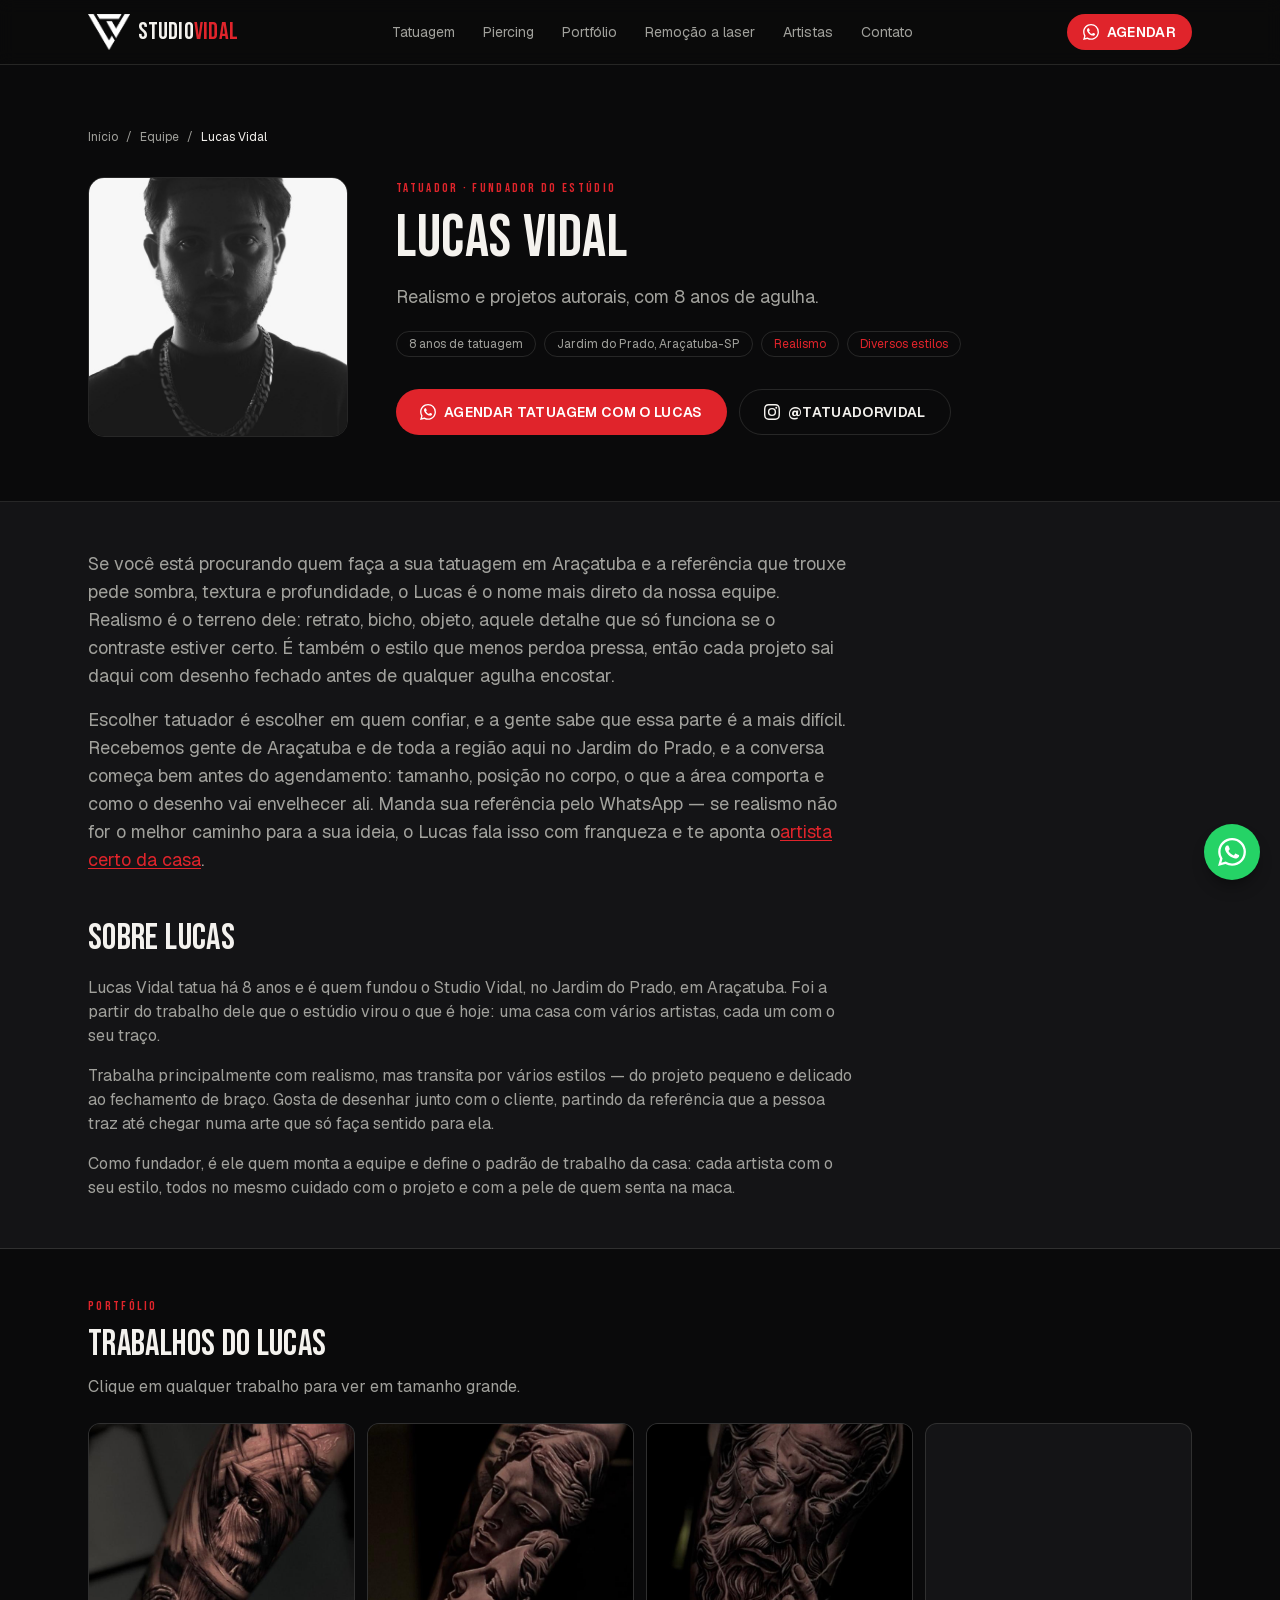
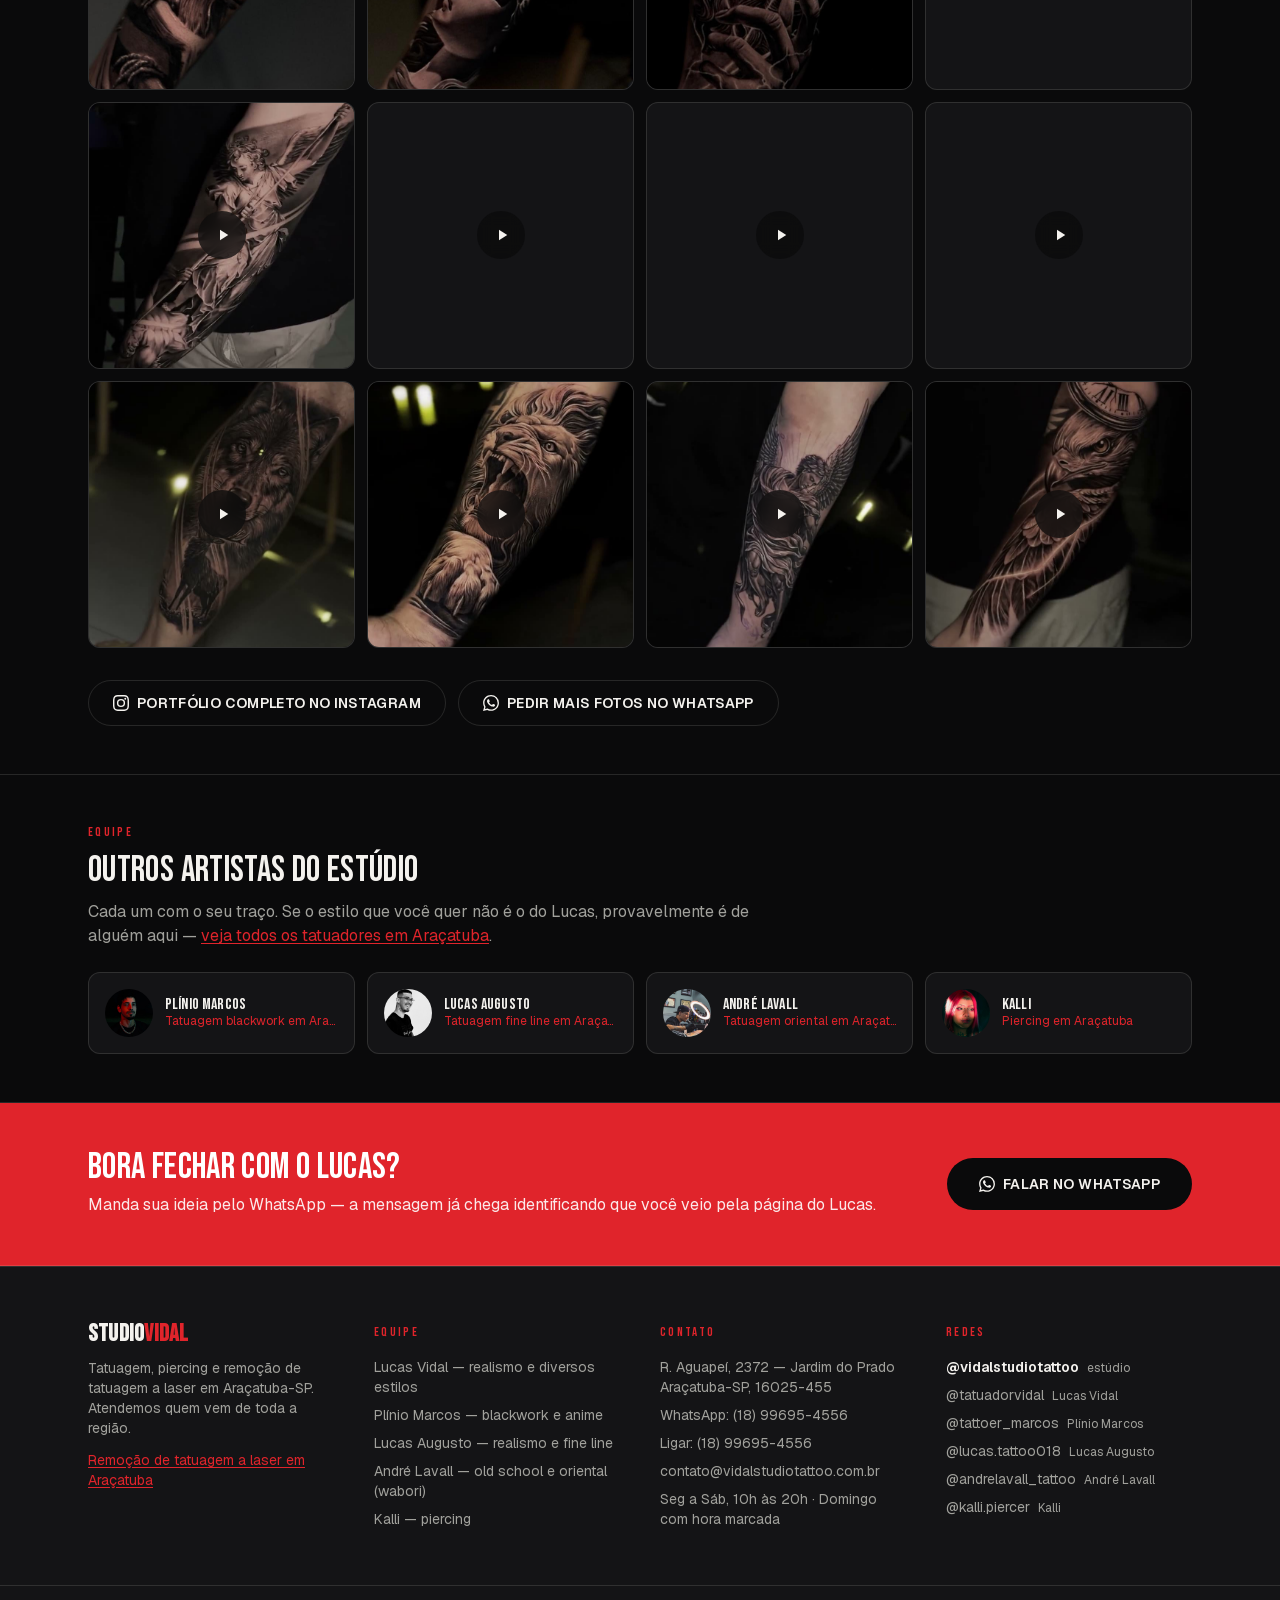
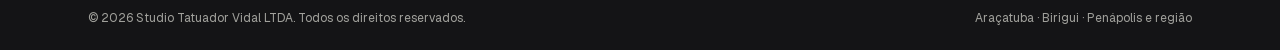
<file: artistas/lucas-vidal/index.html>
<!DOCTYPE html><html lang="pt-BR" class="geist_286012c1-module__On7J0G__variable bebas_neue_35dde67c-module__gbz6pq__variable h-full"><head><meta charSet="utf-8"/><meta name="viewport" content="width=device-width, initial-scale=1"/><link rel="preload" href="/_next/static/media/7178b3e590c64307-s.p.21jp631_3pja2.woff2" as="font" crossorigin="" type="font/woff2"/><link rel="preload" href="/_next/static/media/caa3a2e1cccd8315-s.p.0wgildi0cnwt9.woff2" as="font" crossorigin="" type="font/woff2"/><link rel="preload" href="/_next/static/media/fabcf92ba1ccea36-s.p.1w_qz2ahumqmz.woff2" as="font" crossorigin="" type="font/woff2"/><link rel="preload" as="image" href="/logo.png"/><link rel="preload" href="/artistas/lucas-vidal/perfil.jpg" as="image"/><link rel="stylesheet" href="/_next/static/chunks/2mdvxqg6js-as.css" data-precedence="next"/><link rel="preload" as="script" fetchPriority="low" href="/_next/static/chunks/3l04zcqx63h3y.js"/><script src="/_next/static/chunks/3smteaqlw7m56.js" async=""></script><script src="/_next/static/chunks/08ttfj81-47mu.js" async=""></script><script src="/_next/static/chunks/turbopack-2fn_jka5vi9vg.js" async=""></script><script src="/_next/static/chunks/3fntmmi971322.js" async="" crossorigin=""></script><script src="/_next/static/chunks/3v-ip_ikwmteq.js" async="" crossorigin=""></script><title>Lucas Vidal — Tatuador de Realismo em Araçatuba</title><meta name="description" content="Lucas Vidal é tatuador de realismo e fundador do Studio Vidal, em Araçatuba-SP. São 8 anos de agulha, do projeto pequeno ao fechamento de braço."/><meta name="robots" content="index, follow"/><link rel="canonical" href="https://vidalstudiotattoo.com.br/artistas/lucas-vidal/"/><meta name="google-site-verification" content="hvZZctJJMVmrsGWq0S1Wy24OekyN2QrZqn3JxtMqLF4"/><meta property="og:title" content="Lucas Vidal — Tatuador de realismo em Araçatuba"/><meta property="og:description" content="Realismo e projetos autorais com 8 anos de agulha, no Studio Vidal, Jardim do Prado, Araçatuba-SP."/><meta property="og:url" content="https://vidalstudiotattoo.com.br/artistas/lucas-vidal/"/><meta property="og:site_name" content="Studio Vidal"/><meta property="og:locale" content="pt_BR"/><meta property="og:image" content="https://vidalstudiotattoo.com.br/artistas/lucas-vidal/perfil.jpg"/><meta property="og:image:alt" content="Lucas Vidal, tatuador e fundador do Studio Vidal, em Araçatuba"/><meta property="og:type" content="profile"/><meta name="twitter:card" content="summary_large_image"/><meta name="twitter:title" content="Lucas Vidal — Tatuador de realismo em Araçatuba"/><meta name="twitter:description" content="Realismo e projetos autorais com 8 anos de agulha, no Studio Vidal, Jardim do Prado, Araçatuba-SP."/><meta name="twitter:image" content="https://vidalstudiotattoo.com.br/artistas/lucas-vidal/perfil.jpg"/><meta name="twitter:image:alt" content="Lucas Vidal, tatuador e fundador do Studio Vidal, em Araçatuba"/><link rel="icon" href="/icon.png?icon.0lt39u8jc4_on.png" sizes="512x512" type="image/png"/><meta name="next-size-adjust" content=""/><script src="/_next/static/chunks/0cz1d0mv5g_q7.js" noModule=""></script></head><body class="min-h-full flex flex-col bg-ink text-bone"><div hidden=""><!--$--><!--/$--></div><script type="application/ld+json">{"@context":"https://schema.org","@type":"Person","name":"Lucas Vidal","jobTitle":"Tatuador","description":"Tatuador especializado em realismo e fundador do Studio Vidal, em Araçatuba-SP, com 8 anos de tatuagem.","image":"https://vidalstudiotattoo.com.br/artistas/lucas-vidal/perfil.jpg","url":"https://vidalstudiotattoo.com.br/artistas/lucas-vidal/","sameAs":["https://www.instagram.com/tatuadorvidal/"],"knowsAbout":["Tatuagem realista","Tatuagem autoral","Cover-up"],"worksFor":{"@type":"TattooParlor","name":"Studio Vidal","url":"https://vidalstudiotattoo.com.br","telephone":"+5518996954556","address":{"@type":"PostalAddress","streetAddress":"R. Aguapeí, 2372","addressLocality":"Araçatuba","addressRegion":"SP","postalCode":"16025-455","addressCountry":"BR"}}}</script><script type="application/ld+json">{"@context":"https://schema.org","@type":"BreadcrumbList","itemListElement":[{"@type":"ListItem","position":1,"name":"Início","item":"https://vidalstudiotattoo.com.br/"},{"@type":"ListItem","position":2,"name":"Equipe","item":"https://vidalstudiotattoo.com.br/#equipe"},{"@type":"ListItem","position":3,"name":"Lucas Vidal","item":"https://vidalstudiotattoo.com.br/artistas/lucas-vidal/"}]}</script><span id="top"></span><header class="sticky top-0 z-50 border-b border-line bg-ink/90 backdrop-blur"><div class="container-x flex h-16 items-center justify-between"><a href="/" class="flex items-center gap-2" aria-label="Studio Vidal"><img src="/logo.png" alt="" aria-hidden="true" class="h-9 w-auto [filter:brightness(0)_invert(1)]"/><span class="font-display text-2xl tracking-wide">Studio<span class="text-accent">Vidal</span></span></a><nav class="hidden items-center gap-7 md:flex"><a href="/#tatuagem" class="text-sm text-muted transition-colors hover:text-bone">Tatuagem</a><a href="/piercing-aracatuba/" class="text-sm text-muted transition-colors hover:text-bone">Piercing</a><a href="/#portfolio" class="text-sm text-muted transition-colors hover:text-bone">Portfólio</a><a href="/remocao-de-tatuagem-a-laser-aracatuba/" class="text-sm text-muted transition-colors hover:text-bone">Remoção a laser</a><a href="/artistas/" class="text-sm text-muted transition-colors hover:text-bone">Artistas</a><a href="/#contato" class="text-sm text-muted transition-colors hover:text-bone">Contato</a></nav><div class="hidden md:block"><a href="https://wa.me/5518996954556?text=Ol%C3%A1!%20Vim%20pelo%20site%20e%20gostaria%20de%20uma%20informa%C3%A7%C3%A3o." target="_blank" rel="noopener noreferrer" class="inline-flex items-center justify-center gap-2 rounded-full px-6 py-3 text-sm font-semibold uppercase tracking-wide transition-colors bg-accent text-white hover:bg-accent-hover !py-2 !px-4"><svg viewBox="0 0 24 24" aria-hidden="true" class="h-4 w-4 fill-current"><path d="M17.472 14.382c-.297-.149-1.758-.867-2.03-.967-.273-.099-.471-.148-.67.15-.197.297-.767.966-.94 1.164-.173.199-.347.223-.644.075-.297-.15-1.255-.463-2.39-1.475-.883-.788-1.48-1.761-1.653-2.059-.173-.297-.018-.458.13-.606.134-.133.297-.347.446-.52.149-.174.198-.298.298-.497.099-.198.05-.371-.025-.52-.075-.149-.669-1.612-.916-2.207-.242-.579-.487-.5-.669-.51l-.57-.01c-.198 0-.52.074-.792.372-.272.297-1.04 1.016-1.04 2.479 0 1.462 1.065 2.875 1.213 3.074.149.198 2.096 3.2 5.077 4.487.709.306 1.262.489 1.694.625.712.227 1.36.195 1.871.118.571-.085 1.758-.719 2.006-1.413.248-.694.248-1.289.173-1.413-.074-.124-.272-.198-.57-.347m-5.421 7.403h-.004a9.87 9.87 0 01-5.031-1.378l-.361-.214-3.741.982.998-3.648-.235-.374a9.86 9.86 0 01-1.51-5.26c.001-5.45 4.436-9.884 9.888-9.884 2.64 0 5.122 1.03 6.988 2.898a9.825 9.825 0 012.893 6.994c-.003 5.45-4.437 9.884-9.885 9.884m8.413-18.297A11.815 11.815 0 0012.05 0C5.495 0 .16 5.335.157 11.892c0 2.096.547 4.142 1.588 5.945L.057 24l6.305-1.654a11.882 11.882 0 005.683 1.448h.005c6.554 0 11.89-5.335 11.893-11.893a11.821 11.821 0 00-3.48-8.413z"></path></svg>Agendar</a></div><button type="button" aria-label="Abrir menu" aria-expanded="false" class="md:hidden"><span class="block h-0.5 w-6 bg-bone"></span><span class="mt-1.5 block h-0.5 w-6 bg-bone"></span><span class="mt-1.5 block h-0.5 w-6 bg-bone"></span></button></div></header><main class="flex-1"><section class="border-b border-line"><div class="container-x py-12 md:py-16"><nav aria-label="Você está aqui" class="mb-8 text-xs text-muted"><a href="/" class="hover:text-bone">Início</a><span class="mx-2">/</span><a href="/#equipe" class="hover:text-bone">Equipe</a><span class="mx-2">/</span><span class="text-bone">Lucas Vidal</span></nav><div class="grid items-center gap-8 md:grid-cols-[260px_1fr] md:gap-12"><img src="/artistas/lucas-vidal/perfil.jpg" alt="Lucas Vidal — Tatuador · fundador do estúdio no Studio Vidal, Araçatuba" class="aspect-square w-40 rounded-2xl border border-line object-cover md:w-full"/><div><p class="kicker mb-3">Tatuador · fundador do estúdio</p><h1 class="font-display text-5xl leading-[0.95] sm:text-6xl">Lucas Vidal</h1><p class="mt-4 max-w-xl text-lg text-muted">Realismo e projetos autorais, com 8 anos de agulha.</p><div class="mt-5 flex flex-wrap gap-2"><span class="rounded-full border border-line px-3 py-1 text-xs text-muted">8 anos de tatuagem</span><span class="rounded-full border border-line px-3 py-1 text-xs text-muted">Jardim do Prado<!-- -->, <!-- -->Araçatuba<!-- -->-<!-- -->SP</span><span class="rounded-full border border-line px-3 py-1 text-xs text-accent">Realismo</span><span class="rounded-full border border-line px-3 py-1 text-xs text-accent">Diversos estilos</span></div><div class="mt-8 flex flex-wrap gap-3"><a href="https://wa.me/5518996954556?text=Ol%C3%A1!%20Vim%20pelo%20site%20e%20gostaria%20de%20fazer%20uma%20tatuagem%20com%20o%20Lucas%20Vidal." target="_blank" rel="noopener noreferrer" class="inline-flex items-center justify-center gap-2 rounded-full px-6 py-3 text-sm font-semibold uppercase tracking-wide transition-colors bg-accent text-white hover:bg-accent-hover "><svg viewBox="0 0 24 24" aria-hidden="true" class="h-4 w-4 fill-current"><path d="M17.472 14.382c-.297-.149-1.758-.867-2.03-.967-.273-.099-.471-.148-.67.15-.197.297-.767.966-.94 1.164-.173.199-.347.223-.644.075-.297-.15-1.255-.463-2.39-1.475-.883-.788-1.48-1.761-1.653-2.059-.173-.297-.018-.458.13-.606.134-.133.297-.347.446-.52.149-.174.198-.298.298-.497.099-.198.05-.371-.025-.52-.075-.149-.669-1.612-.916-2.207-.242-.579-.487-.5-.669-.51l-.57-.01c-.198 0-.52.074-.792.372-.272.297-1.04 1.016-1.04 2.479 0 1.462 1.065 2.875 1.213 3.074.149.198 2.096 3.2 5.077 4.487.709.306 1.262.489 1.694.625.712.227 1.36.195 1.871.118.571-.085 1.758-.719 2.006-1.413.248-.694.248-1.289.173-1.413-.074-.124-.272-.198-.57-.347m-5.421 7.403h-.004a9.87 9.87 0 01-5.031-1.378l-.361-.214-3.741.982.998-3.648-.235-.374a9.86 9.86 0 01-1.51-5.26c.001-5.45 4.436-9.884 9.888-9.884 2.64 0 5.122 1.03 6.988 2.898a9.825 9.825 0 012.893 6.994c-.003 5.45-4.437 9.884-9.885 9.884m8.413-18.297A11.815 11.815 0 0012.05 0C5.495 0 .16 5.335.157 11.892c0 2.096.547 4.142 1.588 5.945L.057 24l6.305-1.654a11.882 11.882 0 005.683 1.448h.005c6.554 0 11.89-5.335 11.893-11.893a11.821 11.821 0 00-3.48-8.413z"></path></svg>Agendar tatuagem com o Lucas</a><a href="https://instagram.com/tatuadorvidal" target="_blank" rel="noopener noreferrer" class="inline-flex items-center justify-center gap-2 rounded-full border border-bone/30 px-6 py-3 text-sm font-semibold uppercase tracking-wide text-bone transition-colors hover:border-accent hover:text-accent"><svg viewBox="0 0 24 24" aria-hidden="true" class="h-4 w-4 fill-current"><path d="M12 2.163c3.204 0 3.584.012 4.85.07 3.252.148 4.771 1.691 4.919 4.919.058 1.265.069 1.645.069 4.849 0 3.205-.012 3.584-.069 4.849-.149 3.225-1.664 4.771-4.919 4.919-1.266.058-1.644.07-4.85.07-3.204 0-3.584-.012-4.849-.07-3.26-.149-4.771-1.699-4.919-4.92-.058-1.265-.07-1.644-.07-4.849 0-3.204.013-3.583.07-4.849.149-3.227 1.664-4.771 4.919-4.919 1.266-.057 1.645-.069 4.849-.069zm0-2.163c-3.259 0-3.667.014-4.947.072-4.358.2-6.78 2.618-6.98 6.98C.014 8.333 0 8.741 0 12c0 3.259.014 3.668.072 4.948.2 4.358 2.618 6.78 6.98 6.98 1.281.058 1.689.072 4.948.072 3.259 0 3.668-.014 4.948-.072 4.354-.2 6.782-2.618 6.979-6.98.059-1.28.073-1.689.073-4.948 0-3.259-.014-3.667-.072-4.947-.196-4.354-2.617-6.78-6.979-6.98C15.668.014 15.259 0 12 0zm0 5.838a6.162 6.162 0 100 12.324 6.162 6.162 0 000-12.324zM12 16a4 4 0 110-8 4 4 0 010 8zm6.406-11.845a1.44 1.44 0 100 2.881 1.44 1.44 0 000-2.881z"></path></svg>@tatuadorvidal</a></div></div></div></div></section><section class="border-b border-line bg-surface"><div class="container-x py-12"><div class="max-w-3xl space-y-4 text-lg text-muted"><p>Se você está procurando quem faça a sua tatuagem em Araçatuba e a referência que trouxe pede sombra, textura e profundidade, o Lucas é o nome mais direto da nossa equipe. Realismo é o terreno dele: retrato, bicho, objeto, aquele detalhe que só funciona se o contraste estiver certo. É também o estilo que menos perdoa pressa, então cada projeto sai daqui com desenho fechado antes de qualquer agulha encostar.</p><p>Escolher tatuador é escolher em quem confiar, e a gente sabe que essa parte é a mais difícil. Recebemos gente de Araçatuba e de toda a região aqui no Jardim do Prado, e a conversa começa bem antes do agendamento: tamanho, posição no corpo, o que a área comporta e como o desenho vai envelhecer ali. Manda sua referência pelo WhatsApp — se realismo não for o melhor caminho para a sua ideia, o Lucas fala isso com franqueza e te aponta o<a href="/artistas/" class="text-accent underline underline-offset-2">artista certo da casa</a>.</p></div><h2 class="font-display mt-12 text-3xl sm:text-4xl">Sobre <!-- -->Lucas</h2><div class="mt-5 max-w-3xl space-y-4 text-muted"><p>Lucas Vidal tatua há 8 anos e é quem fundou o Studio Vidal, no Jardim do Prado, em Araçatuba. Foi a partir do trabalho dele que o estúdio virou o que é hoje: uma casa com vários artistas, cada um com o seu traço.</p><p>Trabalha principalmente com realismo, mas transita por vários estilos — do projeto pequeno e delicado ao fechamento de braço. Gosta de desenhar junto com o cliente, partindo da referência que a pessoa traz até chegar numa arte que só faça sentido para ela.</p><p>Como fundador, é ele quem monta a equipe e define o padrão de trabalho da casa: cada artista com o seu estilo, todos no mesmo cuidado com o projeto e com a pele de quem senta na maca.</p></div></div></section><section class="border-b border-line"><div class="container-x py-12"><p class="kicker mb-3">Portfólio</p><h2 class="font-display text-3xl sm:text-4xl">Trabalhos <!-- -->do<!-- --> <!-- -->Lucas</h2><p class="mt-3 max-w-2xl text-muted">Clique em qualquer trabalho para ver em tamanho grande.</p><div class="mt-6"><ul class="grid grid-cols-2 gap-3 sm:grid-cols-3 lg:grid-cols-4"><li><button type="button" aria-label="Ampliar: Tatuagem do Lucas Vidal em Araçatuba — trabalho 1" class="group relative block w-full overflow-hidden rounded-xl border border-line bg-surface transition-colors hover:border-accent focus:border-accent focus:outline-none"><div class="aspect-square w-full overflow-hidden"><img src="/artistas/lucas-vidal/01.jpg" alt="Tatuagem do Lucas Vidal em Araçatuba — trabalho 1" loading="lazy" decoding="async" class="h-full w-full object-cover transition-transform duration-300 group-hover:scale-105"/></div></button></li><li><button type="button" aria-label="Ampliar: Tatuagem do Lucas Vidal em Araçatuba — trabalho 2" class="group relative block w-full overflow-hidden rounded-xl border border-line bg-surface transition-colors hover:border-accent focus:border-accent focus:outline-none"><div class="aspect-square w-full overflow-hidden"><img src="/artistas/lucas-vidal/02.jpg" alt="Tatuagem do Lucas Vidal em Araçatuba — trabalho 2" loading="lazy" decoding="async" class="h-full w-full object-cover transition-transform duration-300 group-hover:scale-105"/></div></button></li><li><button type="button" aria-label="Ampliar: Tatuagem do Lucas Vidal em Araçatuba — trabalho 3" class="group relative block w-full overflow-hidden rounded-xl border border-line bg-surface transition-colors hover:border-accent focus:border-accent focus:outline-none"><div class="aspect-square w-full overflow-hidden"><img src="/artistas/lucas-vidal/03.jpg" alt="Tatuagem do Lucas Vidal em Araçatuba — trabalho 3" loading="lazy" decoding="async" class="h-full w-full object-cover transition-transform duration-300 group-hover:scale-105"/></div></button></li><li><button type="button" aria-label="Ampliar: Tatuagem do Lucas Vidal em Araçatuba — trabalho 4" class="group relative block w-full overflow-hidden rounded-xl border border-line bg-surface transition-colors hover:border-accent focus:border-accent focus:outline-none"><div class="aspect-square w-full overflow-hidden"><img src="/artistas/lucas-vidal/04.jpg" alt="Tatuagem do Lucas Vidal em Araçatuba — trabalho 4" loading="lazy" decoding="async" class="h-full w-full object-cover transition-transform duration-300 group-hover:scale-105"/></div></button></li><li><button type="button" aria-label="Ampliar: Tatuagem do Lucas Vidal em Araçatuba — vídeo 1" class="group relative block w-full overflow-hidden rounded-xl border border-line bg-surface transition-colors hover:border-accent focus:border-accent focus:outline-none"><div class="aspect-square w-full overflow-hidden"><img src="/artistas/lucas-vidal/v01.jpg" alt="Tatuagem do Lucas Vidal em Araçatuba — vídeo 1" loading="lazy" decoding="async" class="h-full w-full object-cover transition-transform duration-300 group-hover:scale-105"/></div><span aria-hidden="true" class="pointer-events-none absolute inset-0 flex items-center justify-center"><span class="flex h-12 w-12 items-center justify-center rounded-full bg-ink/70 backdrop-blur-sm"><svg width="18" height="18" viewBox="0 0 24 24" fill="currentColor" class="ml-0.5 text-bone"><path d="M8 5v14l11-7z"></path></svg></span></span></button></li><li><button type="button" aria-label="Ampliar: Tatuagem do Lucas Vidal em Araçatuba — vídeo 2" class="group relative block w-full overflow-hidden rounded-xl border border-line bg-surface transition-colors hover:border-accent focus:border-accent focus:outline-none"><div class="aspect-square w-full overflow-hidden"><img src="/artistas/lucas-vidal/v02.jpg" alt="Tatuagem do Lucas Vidal em Araçatuba — vídeo 2" loading="lazy" decoding="async" class="h-full w-full object-cover transition-transform duration-300 group-hover:scale-105"/></div><span aria-hidden="true" class="pointer-events-none absolute inset-0 flex items-center justify-center"><span class="flex h-12 w-12 items-center justify-center rounded-full bg-ink/70 backdrop-blur-sm"><svg width="18" height="18" viewBox="0 0 24 24" fill="currentColor" class="ml-0.5 text-bone"><path d="M8 5v14l11-7z"></path></svg></span></span></button></li><li><button type="button" aria-label="Ampliar: Tatuagem do Lucas Vidal em Araçatuba — vídeo 3" class="group relative block w-full overflow-hidden rounded-xl border border-line bg-surface transition-colors hover:border-accent focus:border-accent focus:outline-none"><div class="aspect-square w-full overflow-hidden"><img src="/artistas/lucas-vidal/v03.jpg" alt="Tatuagem do Lucas Vidal em Araçatuba — vídeo 3" loading="lazy" decoding="async" class="h-full w-full object-cover transition-transform duration-300 group-hover:scale-105"/></div><span aria-hidden="true" class="pointer-events-none absolute inset-0 flex items-center justify-center"><span class="flex h-12 w-12 items-center justify-center rounded-full bg-ink/70 backdrop-blur-sm"><svg width="18" height="18" viewBox="0 0 24 24" fill="currentColor" class="ml-0.5 text-bone"><path d="M8 5v14l11-7z"></path></svg></span></span></button></li><li><button type="button" aria-label="Ampliar: Tatuagem do Lucas Vidal em Araçatuba — vídeo 4" class="group relative block w-full overflow-hidden rounded-xl border border-line bg-surface transition-colors hover:border-accent focus:border-accent focus:outline-none"><div class="aspect-square w-full overflow-hidden"><img src="/artistas/lucas-vidal/v04.jpg" alt="Tatuagem do Lucas Vidal em Araçatuba — vídeo 4" loading="lazy" decoding="async" class="h-full w-full object-cover transition-transform duration-300 group-hover:scale-105"/></div><span aria-hidden="true" class="pointer-events-none absolute inset-0 flex items-center justify-center"><span class="flex h-12 w-12 items-center justify-center rounded-full bg-ink/70 backdrop-blur-sm"><svg width="18" height="18" viewBox="0 0 24 24" fill="currentColor" class="ml-0.5 text-bone"><path d="M8 5v14l11-7z"></path></svg></span></span></button></li><li><button type="button" aria-label="Ampliar: Tatuagem do Lucas Vidal em Araçatuba — vídeo 5" class="group relative block w-full overflow-hidden rounded-xl border border-line bg-surface transition-colors hover:border-accent focus:border-accent focus:outline-none"><div class="aspect-square w-full overflow-hidden"><img src="/artistas/lucas-vidal/v05.jpg" alt="Tatuagem do Lucas Vidal em Araçatuba — vídeo 5" loading="lazy" decoding="async" class="h-full w-full object-cover transition-transform duration-300 group-hover:scale-105"/></div><span aria-hidden="true" class="pointer-events-none absolute inset-0 flex items-center justify-center"><span class="flex h-12 w-12 items-center justify-center rounded-full bg-ink/70 backdrop-blur-sm"><svg width="18" height="18" viewBox="0 0 24 24" fill="currentColor" class="ml-0.5 text-bone"><path d="M8 5v14l11-7z"></path></svg></span></span></button></li><li><button type="button" aria-label="Ampliar: Tatuagem do Lucas Vidal em Araçatuba — vídeo 6" class="group relative block w-full overflow-hidden rounded-xl border border-line bg-surface transition-colors hover:border-accent focus:border-accent focus:outline-none"><div class="aspect-square w-full overflow-hidden"><img src="/artistas/lucas-vidal/v06.jpg" alt="Tatuagem do Lucas Vidal em Araçatuba — vídeo 6" loading="lazy" decoding="async" class="h-full w-full object-cover transition-transform duration-300 group-hover:scale-105"/></div><span aria-hidden="true" class="pointer-events-none absolute inset-0 flex items-center justify-center"><span class="flex h-12 w-12 items-center justify-center rounded-full bg-ink/70 backdrop-blur-sm"><svg width="18" height="18" viewBox="0 0 24 24" fill="currentColor" class="ml-0.5 text-bone"><path d="M8 5v14l11-7z"></path></svg></span></span></button></li><li><button type="button" aria-label="Ampliar: Tatuagem do Lucas Vidal em Araçatuba — vídeo 7" class="group relative block w-full overflow-hidden rounded-xl border border-line bg-surface transition-colors hover:border-accent focus:border-accent focus:outline-none"><div class="aspect-square w-full overflow-hidden"><img src="/artistas/lucas-vidal/v07.jpg" alt="Tatuagem do Lucas Vidal em Araçatuba — vídeo 7" loading="lazy" decoding="async" class="h-full w-full object-cover transition-transform duration-300 group-hover:scale-105"/></div><span aria-hidden="true" class="pointer-events-none absolute inset-0 flex items-center justify-center"><span class="flex h-12 w-12 items-center justify-center rounded-full bg-ink/70 backdrop-blur-sm"><svg width="18" height="18" viewBox="0 0 24 24" fill="currentColor" class="ml-0.5 text-bone"><path d="M8 5v14l11-7z"></path></svg></span></span></button></li><li><button type="button" aria-label="Ampliar: Tatuagem do Lucas Vidal em Araçatuba — vídeo 8" class="group relative block w-full overflow-hidden rounded-xl border border-line bg-surface transition-colors hover:border-accent focus:border-accent focus:outline-none"><div class="aspect-square w-full overflow-hidden"><img src="/artistas/lucas-vidal/v08.jpg" alt="Tatuagem do Lucas Vidal em Araçatuba — vídeo 8" loading="lazy" decoding="async" class="h-full w-full object-cover transition-transform duration-300 group-hover:scale-105"/></div><span aria-hidden="true" class="pointer-events-none absolute inset-0 flex items-center justify-center"><span class="flex h-12 w-12 items-center justify-center rounded-full bg-ink/70 backdrop-blur-sm"><svg width="18" height="18" viewBox="0 0 24 24" fill="currentColor" class="ml-0.5 text-bone"><path d="M8 5v14l11-7z"></path></svg></span></span></button></li></ul></div><div class="mt-8 flex flex-wrap gap-3"><a href="https://instagram.com/tatuadorvidal" target="_blank" rel="noopener noreferrer" class="inline-flex items-center justify-center gap-2 rounded-full border border-bone/30 px-6 py-3 text-sm font-semibold uppercase tracking-wide text-bone transition-colors hover:border-accent hover:text-accent"><svg viewBox="0 0 24 24" aria-hidden="true" class="h-4 w-4 fill-current"><path d="M12 2.163c3.204 0 3.584.012 4.85.07 3.252.148 4.771 1.691 4.919 4.919.058 1.265.069 1.645.069 4.849 0 3.205-.012 3.584-.069 4.849-.149 3.225-1.664 4.771-4.919 4.919-1.266.058-1.644.07-4.85.07-3.204 0-3.584-.012-4.849-.07-3.26-.149-4.771-1.699-4.919-4.92-.058-1.265-.07-1.644-.07-4.849 0-3.204.013-3.583.07-4.849.149-3.227 1.664-4.771 4.919-4.919 1.266-.057 1.645-.069 4.849-.069zm0-2.163c-3.259 0-3.667.014-4.947.072-4.358.2-6.78 2.618-6.98 6.98C.014 8.333 0 8.741 0 12c0 3.259.014 3.668.072 4.948.2 4.358 2.618 6.78 6.98 6.98 1.281.058 1.689.072 4.948.072 3.259 0 3.668-.014 4.948-.072 4.354-.2 6.782-2.618 6.979-6.98.059-1.28.073-1.689.073-4.948 0-3.259-.014-3.667-.072-4.947-.196-4.354-2.617-6.78-6.979-6.98C15.668.014 15.259 0 12 0zm0 5.838a6.162 6.162 0 100 12.324 6.162 6.162 0 000-12.324zM12 16a4 4 0 110-8 4 4 0 010 8zm6.406-11.845a1.44 1.44 0 100 2.881 1.44 1.44 0 000-2.881z"></path></svg>Portfólio completo no Instagram</a><a href="https://wa.me/5518996954556?text=Ol%C3%A1!%20Vim%20pelo%20site%20e%20gostaria%20de%20conhecer%20mais%20trabalhos%20do%20Lucas%20Vidal." target="_blank" rel="noopener noreferrer" class="inline-flex items-center justify-center gap-2 rounded-full px-6 py-3 text-sm font-semibold uppercase tracking-wide transition-colors border border-bone/30 text-bone hover:border-accent hover:text-accent "><svg viewBox="0 0 24 24" aria-hidden="true" class="h-4 w-4 fill-current"><path d="M17.472 14.382c-.297-.149-1.758-.867-2.03-.967-.273-.099-.471-.148-.67.15-.197.297-.767.966-.94 1.164-.173.199-.347.223-.644.075-.297-.15-1.255-.463-2.39-1.475-.883-.788-1.48-1.761-1.653-2.059-.173-.297-.018-.458.13-.606.134-.133.297-.347.446-.52.149-.174.198-.298.298-.497.099-.198.05-.371-.025-.52-.075-.149-.669-1.612-.916-2.207-.242-.579-.487-.5-.669-.51l-.57-.01c-.198 0-.52.074-.792.372-.272.297-1.04 1.016-1.04 2.479 0 1.462 1.065 2.875 1.213 3.074.149.198 2.096 3.2 5.077 4.487.709.306 1.262.489 1.694.625.712.227 1.36.195 1.871.118.571-.085 1.758-.719 2.006-1.413.248-.694.248-1.289.173-1.413-.074-.124-.272-.198-.57-.347m-5.421 7.403h-.004a9.87 9.87 0 01-5.031-1.378l-.361-.214-3.741.982.998-3.648-.235-.374a9.86 9.86 0 01-1.51-5.26c.001-5.45 4.436-9.884 9.888-9.884 2.64 0 5.122 1.03 6.988 2.898a9.825 9.825 0 012.893 6.994c-.003 5.45-4.437 9.884-9.885 9.884m8.413-18.297A11.815 11.815 0 0012.05 0C5.495 0 .16 5.335.157 11.892c0 2.096.547 4.142 1.588 5.945L.057 24l6.305-1.654a11.882 11.882 0 005.683 1.448h.005c6.554 0 11.89-5.335 11.893-11.893a11.821 11.821 0 00-3.48-8.413z"></path></svg>Pedir mais fotos no WhatsApp</a></div></div></section><section class="border-b border-line"><div class="container-x py-12"><p class="kicker mb-3">Equipe</p><h2 class="font-display text-3xl sm:text-4xl">Outros artistas do estúdio</h2><p class="mt-3 max-w-2xl text-muted">Cada um com o seu traço. Se o estilo que você quer não é o <!-- -->do<!-- --> <!-- -->Lucas<!-- -->, provavelmente é de alguém aqui —<!-- --> <a href="/artistas/" class="text-accent underline underline-offset-2">veja todos os tatuadores em Araçatuba</a>.</p><div class="mt-6 grid gap-3 sm:grid-cols-2 lg:grid-cols-4"><a href="/artistas/plinio/" class="group flex items-center gap-3 rounded-xl border border-line bg-surface p-4 transition-colors hover:border-accent"><img src="/artistas/plinio/perfil.jpg" alt="" aria-hidden="true" loading="lazy" class="h-12 w-12 shrink-0 rounded-full object-cover"/><span class="min-w-0"><span class="font-display block text-base leading-tight">Plínio Marcos</span><span class="block truncate text-xs text-accent">Tatuagem blackwork em Araçatuba</span></span></a><a href="/artistas/lucas-augusto/" class="group flex items-center gap-3 rounded-xl border border-line bg-surface p-4 transition-colors hover:border-accent"><img src="/artistas/lucas-augusto/perfil.jpg" alt="" aria-hidden="true" loading="lazy" class="h-12 w-12 shrink-0 rounded-full object-cover"/><span class="min-w-0"><span class="font-display block text-base leading-tight">Lucas Augusto</span><span class="block truncate text-xs text-accent">Tatuagem fine line em Araçatuba</span></span></a><a href="/artistas/andre-lavall/" class="group flex items-center gap-3 rounded-xl border border-line bg-surface p-4 transition-colors hover:border-accent"><img src="/artistas/andre-lavall/perfil.jpg" alt="" aria-hidden="true" loading="lazy" class="h-12 w-12 shrink-0 rounded-full object-cover"/><span class="min-w-0"><span class="font-display block text-base leading-tight">André Lavall</span><span class="block truncate text-xs text-accent">Tatuagem oriental em Araçatuba</span></span></a><a href="/artistas/kalli/" class="group flex items-center gap-3 rounded-xl border border-line bg-surface p-4 transition-colors hover:border-accent"><img src="/artistas/kalli/perfil.jpg" alt="" aria-hidden="true" loading="lazy" class="h-12 w-12 shrink-0 rounded-full object-cover"/><span class="min-w-0"><span class="font-display block text-base leading-tight">Kalli</span><span class="block truncate text-xs text-accent">Piercing em Araçatuba</span></span></a></div></div></section><section class="border-b border-line bg-accent"><div class="container-x flex flex-col items-start gap-6 py-12 md:flex-row md:items-center md:justify-between"><div><h2 class="font-display text-3xl text-white sm:text-4xl">Bora fechar com <!-- -->o<!-- --> <!-- -->Lucas<!-- -->?</h2><p class="mt-2 text-white/90">Manda sua ideia pelo WhatsApp — a mensagem já chega identificando que você veio pela página <!-- -->do<!-- --> <!-- -->Lucas<!-- -->.</p></div><a href="https://wa.me/5518996954556?text=Ol%C3%A1!%20Vim%20pelo%20site%20e%20gostaria%20de%20fazer%20uma%20tatuagem%20com%20o%20Lucas%20Vidal." target="_blank" rel="noopener noreferrer" class="inline-flex shrink-0 items-center justify-center gap-2 rounded-full bg-ink px-8 py-4 text-sm font-semibold uppercase tracking-wide text-bone transition-transform hover:scale-105"><svg viewBox="0 0 24 24" aria-hidden="true" class="h-4 w-4 fill-current"><path d="M17.472 14.382c-.297-.149-1.758-.867-2.03-.967-.273-.099-.471-.148-.67.15-.197.297-.767.966-.94 1.164-.173.199-.347.223-.644.075-.297-.15-1.255-.463-2.39-1.475-.883-.788-1.48-1.761-1.653-2.059-.173-.297-.018-.458.13-.606.134-.133.297-.347.446-.52.149-.174.198-.298.298-.497.099-.198.05-.371-.025-.52-.075-.149-.669-1.612-.916-2.207-.242-.579-.487-.5-.669-.51l-.57-.01c-.198 0-.52.074-.792.372-.272.297-1.04 1.016-1.04 2.479 0 1.462 1.065 2.875 1.213 3.074.149.198 2.096 3.2 5.077 4.487.709.306 1.262.489 1.694.625.712.227 1.36.195 1.871.118.571-.085 1.758-.719 2.006-1.413.248-.694.248-1.289.173-1.413-.074-.124-.272-.198-.57-.347m-5.421 7.403h-.004a9.87 9.87 0 01-5.031-1.378l-.361-.214-3.741.982.998-3.648-.235-.374a9.86 9.86 0 01-1.51-5.26c.001-5.45 4.436-9.884 9.888-9.884 2.64 0 5.122 1.03 6.988 2.898a9.825 9.825 0 012.893 6.994c-.003 5.45-4.437 9.884-9.885 9.884m8.413-18.297A11.815 11.815 0 0012.05 0C5.495 0 .16 5.335.157 11.892c0 2.096.547 4.142 1.588 5.945L.057 24l6.305-1.654a11.882 11.882 0 005.683 1.448h.005c6.554 0 11.89-5.335 11.893-11.893a11.821 11.821 0 00-3.48-8.413z"></path></svg>Falar no WhatsApp</a></div></section></main><footer id="contato" class="border-t border-line bg-surface"><div class="container-x grid gap-10 py-14 md:grid-cols-4"><div><p class="font-display text-2xl font-bold">Studio<span class="text-accent">Vidal</span></p><p class="mt-3 max-w-xs text-sm text-muted">Tatuagem, piercing e remoção de tatuagem a laser em Araçatuba-SP. Atendemos quem vem de toda a região.</p><p class="mt-3 text-sm"><a href="/remocao-de-tatuagem-a-laser-aracatuba/" class="text-accent underline underline-offset-2">Remoção de tatuagem a laser em Araçatuba</a></p></div><div class="text-sm"><h3 class="kicker mb-4">Equipe</h3><ul class="space-y-2 text-muted"><li><a href="/artistas/lucas-vidal/" class="hover:text-bone">Lucas Vidal<!-- --> —<!-- --> <!-- -->realismo e diversos estilos</a></li><li><a href="/artistas/plinio/" class="hover:text-bone">Plínio Marcos<!-- --> —<!-- --> <!-- -->blackwork e anime</a></li><li><a href="/artistas/lucas-augusto/" class="hover:text-bone">Lucas Augusto<!-- --> —<!-- --> <!-- -->realismo e fine line</a></li><li><a href="/artistas/andre-lavall/" class="hover:text-bone">André Lavall<!-- --> —<!-- --> <!-- -->old school e oriental (wabori)</a></li><li><a href="/artistas/kalli/" class="hover:text-bone">Kalli<!-- --> —<!-- --> <!-- -->piercing</a></li></ul></div><div class="text-sm"><h3 class="kicker mb-4">Contato</h3><ul class="space-y-2 text-muted"><li><a href="https://www.google.com/maps/search/?api=1&amp;query=Studio+Vidal+Ara%C3%A7atuba" target="_blank" rel="noopener noreferrer" class="hover:text-bone">R. Aguapeí, 2372<!-- --> — <!-- -->Jardim do Prado<br/>Araçatuba<!-- -->-<!-- -->SP<!-- -->, <!-- -->16025-455</a></li><li><a href="https://wa.me/5518996954556?text=Ol%C3%A1!%20Vim%20pelo%20site%20e%20gostaria%20de%20uma%20informa%C3%A7%C3%A3o." target="_blank" rel="noopener noreferrer" class="hover:text-bone">WhatsApp: <!-- -->(18) 99695-4556</a></li><li><a href="tel:+5518996954556" class="hover:text-bone">Ligar: <!-- -->(18) 99695-4556</a></li><li><a href="mailto:contato@vidalstudiotattoo.com.br" class="hover:text-bone">contato@vidalstudiotattoo.com.br</a></li><li>Seg a Sáb, 10h às 20h · Domingo com hora marcada</li></ul></div><div class="text-sm"><h3 class="kicker mb-4">Redes</h3><ul class="space-y-2 text-muted"><li><a href="https://www.instagram.com/vidalstudiotattoo/" target="_blank" rel="noopener noreferrer" class="font-semibold text-bone hover:text-accent">@vidalstudiotattoo</a><span class="ml-2 text-xs">estúdio</span></li><li><a href="https://instagram.com/tatuadorvidal" target="_blank" rel="noopener noreferrer" class="hover:text-bone">@tatuadorvidal</a><span class="ml-2 text-xs">Lucas Vidal</span></li><li><a href="https://instagram.com/tattoer_marcos" target="_blank" rel="noopener noreferrer" class="hover:text-bone">@tattoer_marcos</a><span class="ml-2 text-xs">Plínio Marcos</span></li><li><a href="https://instagram.com/lucas.tattoo018" target="_blank" rel="noopener noreferrer" class="hover:text-bone">@lucas.tattoo018</a><span class="ml-2 text-xs">Lucas Augusto</span></li><li><a href="https://instagram.com/andrelavall_tattoo" target="_blank" rel="noopener noreferrer" class="hover:text-bone">@andrelavall_tattoo</a><span class="ml-2 text-xs">André Lavall</span></li><li><a href="https://instagram.com/kalli.piercer" target="_blank" rel="noopener noreferrer" class="hover:text-bone">@kalli.piercer</a><span class="ml-2 text-xs">Kalli</span></li></ul></div></div><div class="border-t border-line"><div class="container-x flex flex-col gap-2 pb-24 pt-6 text-xs text-muted sm:flex-row sm:items-center sm:justify-between sm:pb-6"><p>© <!-- -->2026<!-- --> <!-- -->Studio Tatuador Vidal LTDA<!-- -->. Todos os direitos reservados.</p><p>Araçatuba · Birigui · Penápolis e região</p></div></div></footer><a href="https://wa.me/5518996954556?text=Ol%C3%A1!%20Vim%20pelo%20site%20e%20gostaria%20de%20fazer%20uma%20tatuagem%20com%20o%20Lucas%20Vidal." target="_blank" rel="noopener noreferrer" aria-label="Falar no WhatsApp" class="fixed bottom-5 right-5 z-50 flex h-14 w-14 items-center justify-center rounded-full bg-[#25D366] shadow-lg shadow-black/30 transition-transform hover:scale-105"><svg viewBox="0 0 24 24" aria-hidden="true" class="h-7 w-7 fill-white"><path d="M17.472 14.382c-.297-.149-1.758-.867-2.03-.967-.273-.099-.471-.148-.67.15-.197.297-.767.966-.94 1.164-.173.199-.347.223-.644.075-.297-.15-1.255-.463-2.39-1.475-.883-.788-1.48-1.761-1.653-2.059-.173-.297-.018-.458.13-.606.134-.133.297-.347.446-.52.149-.174.198-.298.298-.497.099-.198.05-.371-.025-.52-.075-.149-.669-1.612-.916-2.207-.242-.579-.487-.5-.669-.51l-.57-.01c-.198 0-.52.074-.792.372-.272.297-1.04 1.016-1.04 2.479 0 1.462 1.065 2.875 1.213 3.074.149.198 2.096 3.2 5.077 4.487.709.306 1.262.489 1.694.625.712.227 1.36.195 1.871.118.571-.085 1.758-.719 2.006-1.413.248-.694.248-1.289.173-1.413-.074-.124-.272-.198-.57-.347m-5.421 7.403h-.004a9.87 9.87 0 01-5.031-1.378l-.361-.214-3.741.982.998-3.648-.235-.374a9.86 9.86 0 01-1.51-5.26c.001-5.45 4.436-9.884 9.888-9.884 2.64 0 5.122 1.03 6.988 2.898a9.825 9.825 0 012.893 6.994c-.003 5.45-4.437 9.884-9.885 9.884m8.413-18.297A11.815 11.815 0 0012.05 0C5.495 0 .16 5.335.157 11.892c0 2.096.547 4.142 1.588 5.945L.057 24l6.305-1.654a11.882 11.882 0 005.683 1.448h.005c6.554 0 11.89-5.335 11.893-11.893a11.821 11.821 0 00-3.48-8.413z"></path></svg></a><!--$--><!--/$--><script src="/_next/static/chunks/3l04zcqx63h3y.js" id="_R_" async=""></script><script>(self.__next_f=self.__next_f||[]).push([0])</script><script>self.__next_f.push([1,"1:\"$Sreact.fragment\"\n2:I[39756,[\"/_next/static/chunks/3fntmmi971322.js\"],\"default\"]\n3:I[37457,[\"/_next/static/chunks/3fntmmi971322.js\"],\"default\"]\n4:I[2971,[\"/_next/static/chunks/3fntmmi971322.js\",\"/_next/static/chunks/3v-ip_ikwmteq.js\"],\"Header\"]\n15:I[68027,[\"/_next/static/chunks/3fntmmi971322.js\"],\"default\",1]\n:HL[\"/_next/static/chunks/2mdvxqg6js-as.css\",\"style\"]\n:HL[\"/_next/static/media/7178b3e590c64307-s.p.21jp631_3pja2.woff2\",\"font\",{\"crossOrigin\":\"\",\"type\":\"font/woff2\"}]\n:HL[\"/_next/static/media/caa3a2e1cccd8315-s.p.0wgildi0cnwt9.woff2\",\"font\",{\"crossOrigin\":\"\",\"type\":\"font/woff2\"}]\n:HL[\"/_next/static/media/fabcf92ba1ccea36-s.p.1w_qz2ahumqmz.woff2\",\"font\",{\"crossOrigin\":\"\",\"type\":\"font/woff2\"}]\n13:X\n0:{\"P\":null,\"c\":[\"\",\"artistas\",\"lucas-vidal\",\"\"],\"q\":\"\",\"i\":false,\"f\":[[[\"\",{\"children\":[\"artistas\",{\"children\":[\"lucas-vidal\",{\"children\":[\"__PAGE__\",{},\"$undefined\",\"$undefined\",4608]},\"$undefined\",\"$undefined\",4608]},\"$undefined\",\"$undefined\",4608]},\"$undefined\",\"$undefined\",4624],[[\"$\",\"$1\",\"c\",{\"children\":[[[\"$\",\"link\",\"0\",{\"rel\":\"stylesheet\",\"href\":\"/_next/static/chunks/2mdvxqg6js-as.css\",\"precedence\":\"next\",\"crossOrigin\":\"$undefined\",\"nonce\":\"$undefined\"}],[\"$\",\"script\",\"script-0\",{\"src\":\"/_next/static/chunks/3fntmmi971322.js\",\"async\":true,\"nonce\":\"$undefined\"}]],[\"$\",\"html\",null,{\"lang\":\"pt-BR\",\"className\":\"geist_286012c1-module__On7J0G__variable bebas_neue_35dde67c-module__gbz6pq__variable h-full\",\"children\":[\"$\",\"body\",null,{\"className\":\"min-h-full flex flex-col bg-ink text-bone\",\"children\":[\"$\",\"$L2\",null,{\"parallelRouterKey\":\"children\",\"error\":\"$undefined\",\"errorStyles\":\"$undefined\",\"errorScripts\":\"$undefined\",\"template\":[\"$\",\"$L3\",null,{}],\"templateStyles\":\"$undefined\",\"templateScripts\":\"$undefined\",\"notFound\":[[[\"$\",\"title\",null,{\"children\":\"404: This page could not be found.\"}],[\"$\",\"div\",null,{\"style\":{\"fontFamily\":\"system-ui,\\\"Segoe UI\\\",Roboto,Helvetica,Arial,sans-serif,\\\"Apple Color Emoji\\\",\\\"Segoe UI Emoji\\\"\",\"height\":\"100vh\",\"textAlign\":\"center\",\"display\":\"flex\",\"flexDirection\":\"column\",\"alignItems\":\"center\",\"justifyContent\":\"center\"},\"children\":[\"$\",\"div\",null,{\"children\":[[\"$\",\"style\",null,{\"dangerouslySetInnerHTML\":{\"__html\":\"body{color:#000;background:#fff;margin:0}.next-error-h1{border-right:1px solid rgba(0,0,0,.3)}@media (prefers-color-scheme:dark){body{color:#fff;background:#000}.next-error-h1{border-right:1px solid rgba(255,255,255,.3)}}\"}}],[\"$\",\"h1\",null,{\"className\":\"next-error-h1\",\"style\":{\"display\":\"inline-block\",\"margin\":\"0 20px 0 0\",\"padding\":\"0 23px 0 0\",\"fontSize\":24,\"fontWeight\":500,\"verticalAlign\":\"top\",\"lineHeight\":\"49px\"},\"children\":404}],[\"$\",\"div\",null,{\"style\":{\"display\":\"inline-block\"},\"children\":[\"$\",\"h2\",null,{\"style\":{\"fontSize\":14,\"fontWeight\":400,\"lineHeight\":\"49px\",\"margin\":0},\"children\":\"This page could not be found.\"}]}]]}]}]],[]],\"forbidden\":\"$undefined\",\"unauthorized\":\"$undefined\"}]}]}]]}],{\"children\":[[\"$\",\"$1\",\"c\",{\"children\":[null,[\"$\",\"$L2\",null,{\"parallelRouterKey\":\"children\",\"error\":\"$undefined\",\"errorStyles\":\"$undefined\",\"errorScripts\":\"$undefined\",\"template\":[\"$\",\"$L3\",null,{}],\"templateStyles\":\"$undefined\",\"templateScripts\":\"$undefined\",\"notFound\":\"$undefined\",\"forbidden\":\"$undefined\",\"unauthorized\":\"$undefined\"}]]}],{\"children\":[[\"$\",\"$1\",\"c\",{\"children\":[null,[\"$\",\"$L2\",null,{\"parallelRouterKey\":\"children\",\"error\":\"$undefined\",\"errorStyles\":\"$undefined\",\"errorScripts\":\"$undefined\",\"template\":[\"$\",\"$L3\",null,{}],\"templateStyles\":\"$undefined\",\"templateScripts\":\"$undefined\",\"notFound\":\"$undefined\",\"forbidden\":\"$undefined\",\"unauthorized\":\"$undefined\"}]]}],{\"children\":[[\"$\",\"$1\",\"c\",{\"children\":[[[\"$\",\"script\",null,{\"type\":\"application/ld+json\",\"dangerouslySetInnerHTML\":{\"__html\":\"{\\\"@context\\\":\\\"https://schema.org\\\",\\\"@type\\\":\\\"Person\\\",\\\"name\\\":\\\"Lucas Vidal\\\",\\\"jobTitle\\\":\\\"Tatuador\\\",\\\"description\\\":\\\"Tatuador especializado em realismo e fundador do Studio Vidal, em Araçatuba-SP, com 8 anos de tatuagem.\\\",\\\"image\\\":\\\"https://vidalstudiotattoo.com.br/artistas/lucas-vidal/perfil.jpg\\\",\\\"url\\\":\\\"https://vidalstudiotattoo.com.br/artistas/lucas-vidal/\\\",\\\"sameAs\\\":[\\\"https://www.instagram.com/tatuadorvidal/\\\"],\\\"knowsAbout\\\":[\\\"Tatuagem realista\\\",\\\"Tatuagem autoral\\\",\\\"Cover-up\\\"],\\\"worksFor\\\":{\\\"@type\\\":\\\"TattooParlor\\\",\\\"name\\\":\\\"Studio Vidal\\\",\\\"url\\\":\\\"https://vidalstudiotattoo.com.br\\\",\\\"telephone\\\":\\\"+5518996954556\\\",\\\"address\\\":{\\\"@type\\\":\\\"PostalAddress\\\",\\\"streetAddress\\\":\\\"R. Aguapeí, 2372\\\",\\\"addressLocality\\\":\\\"Araçatuba\\\",\\\"addressRegion\\\":\\\"SP\\\",\\\"postalCode\\\":\\\"16025-455\\\",\\\"addressCountry\\\":\\\"BR\\\"}}}\"}}],[[\"$\",\"script\",null,{\"type\":\"application/ld+json\",\"dangerouslySetInnerHTML\":{\"__html\":\"{\\\"@context\\\":\\\"https://schema.org\\\",\\\"@type\\\":\\\"BreadcrumbList\\\",\\\"itemListElement\\\":[{\\\"@type\\\":\\\"ListItem\\\",\\\"position\\\":1,\\\"name\\\":\\\"Início\\\",\\\"item\\\":\\\"https://vidalstudiotattoo.com.br/\\\"},{\\\"@type\\\":\\\"ListItem\\\",\\\"position\\\":2,\\\"name\\\":\\\"Equipe\\\",\\\"item\\\":\\\"https://vidalstudiotattoo.com.br/#equipe\\\"},{\\\"@type\\\":\\\"ListItem\\\",\\\"position\\\":3,\\\"name\\\":\\\"Lucas Vidal\\\",\\\"item\\\":\\\"https://vidalstudiotattoo.com.br/artistas/lucas-vidal/\\\"}]}\"}}],[\"$\",\"span\",null,{\"id\":\"top\"}],[\"$\",\"$L4\",null,{\"hasLogo\":true}],[\"$\",\"main\",null,{\"className\":\"flex-1\",\"children\":[[\"$\",\"section\",null,{\"className\":\"border-b border-line\",\"children\":[\"$\",\"div\",null,{\"className\":\"container-x py-12 md:py-16\",\"children\":[[\"$\",\"nav\",null,{\"aria-label\":\"Você está aqui\",\"className\":\"mb-8 text-xs text-muted\",\"children\":[\"$L5\",\"$L6\",\"$L7\",\"$L8\",\"$L9\"]}],\"$La\"]}]}],\"$Lb\",\"$undefined\",\"$Lc\",false,\"$Ld\",\"$Le\"]}],\"$Lf\",\"$L10\"]],[\"$L11\"],\"$L12\"]}],{},null,false,null]},null,false,\"$13\"]},null,false,\"$13\"]},null,false,null],\"$L14\",false]],\"m\":\"$undefined\",\"G\":[\"$15\",[\"$L16\"]],\"S\":true,\"h\":null,\"r\":\"$undefined\",\"s\":\"$undefined\",\"a\":\"$undefined\",\"l\":\"$undefined\",\"p\":\"$undefined\",\"d\":\"$undefined\",\"b\":\"GsANB55nMnQu10WNV41e1\"}\n18:I[74940,[\"/_next/static/chunks/3fntmmi971322.js\",\"/_next/static/chunks/3v-ip_ikwmteq.js\"],\"PortfolioGallery\"]\n1f:I[97367,[\"/_next/static/chunks/3fntmmi971322.js\"],\"OutletBoundary\"]\n20:\"$Sreact.suspense\"\n22:I[97367,[\"/_next/static/chunks/3fntmmi971322.js\"],\"ViewportBoundary\"]\n24:I[97367,[\"/_next/static/chunks/3fntmmi971322.js\"],\"MetadataBoundary\"]\n:HL[\"/artistas/lucas-vidal/perfil.jpg\",\"image\"]\n5:[\"$\",\"a\",null,{\"href\":\"/\",\"className\":\"hover:text-bone\",\"children\":\"Início\"}]\n6:[\"$\",\"span\",null,{\"className\":\"mx-2\",\"children\":\"/\"}]\n7:[\"$\",\"a\",null,{\"href\":\"/#equipe\",\"className\":\"hover:text-bone\",\"children\":\"Equipe\"}]\n8:[\"$\",\"span\",null,{\"className\":\"mx-2\",\"children\":\"/\"}]\n9:[\"$\",\"span\",null,{\"className\":\"text-bone\",\"children\":\"Lucas Vidal\"}]\n17:T43f,M17.472 14.382c-.297-.149-1.758-.867-2.03-.967-.273-.099-.471-.148-.67.15-.197.297-.767.966-.94 1.164-.173.199-.347.223-.644.075-.297-.15-1.255-.463-2.39-1.475-.883-.788-1.48-1.761-1.653-2.059-.173-.297-.018-.458.13-.606.134-.133.297-.347.446-.52.149-.174.198-.298.298-.497.099-.198.05-.371-.025-.52-.075-.149-.669-1.612-.916-2.207-.242-.579-.487-.5-.669-.51l-.57-.01c-.198 0-.52.074-.792.372-.272.297-1.04 1.016-1.04 2.479 0 1.462 1.065 2.875 1.213 3.074.149.198 2.096 3.2 5.077 4.487.709.306 1.262.489 1.694.625.712.227 1.36.195 1.871.118.571-.085 1.758-.719 2.006-1.413.248-.694.248-1.289.173-1.413-.074-.124-.272-.198-.57-.347m-5.421 7.403h-.004a9.87 9.87 0 01-5.031-1.378l-.361-.214-3.741.982.998-3.648-.235-.374a9.86 9.86 0 01-1.51-5.26c.001-5.45 4.436-9.884 9.888-9.884 2.64 0 5.122 1.03 6.988 2.898a9.825 9.825 0 012.893 6.994c-.003 5.45-4.437 9.884-9.885 9.884m8.413-18.297A11.815 11.815 0 0012.05 0C5.495 0 .16 5.335.157 11.892c0 2.096.547 4.142 1.588 5.945L.057 24l6.305-1.654a11.882 11.882 0 005.683 1.448h.005c6.554 0 11.89-5.335 11.893-11.893a11.821 11.821 0 00-3.48-8.413za:[\"$\",\"div\",null,{\"className\":\"grid items-center gap-8 md:grid-cols-[260px_1fr] md:gap-12\",\"children\":[[\"$\",\"img\",null,{\"src\":\"/artistas/lucas-vidal/perfil.jpg\",\"alt\":\"Lucas Vidal — Tatuador · fundador do estúdio no Studio Vidal, Araçatuba\",\"className\":\"aspect-square w-40 rounded-2xl border border-line object-cover md:w-full\"}],[\"$\",\"div\",null,{\"children\":[[\"$\",\"p\",null,{\"className\":\"kicker mb-3\",\"children\":\"Tatuador · fundador do estúdio\"}],[\"$\",\"h1\",null,{\"className\":\"font-display text-5xl leading-[0.95] sm:text-6xl\",\"children\":\"Lucas Vidal\"}],[\"$\",\"p\",null,{\"className\":\"mt-4 max-w-xl text-lg text-muted\",\"children\":\"Realismo e projetos autorais, com 8 anos de agulha.\"}],[\"$\",\"div\",null,{\"className\":\"mt-5 flex flex-wrap gap-2\",\"children\":[[\"$\",\"span\",null,{\"className\":\"rounded-full border border-line px-3 py-1 text-xs text-muted\",\"children\":\"8 anos de tatuagem\"}],[\"$\",\"span\",null,{\"className\":\"rounded-full border border-line px-3 py-1 text-xs text-muted\",\"children\":[\"Jardim do Prado\",\", \",\"Araçatuba\",\"-\",\"SP\"]}],[[\"$\",\"span\",\"Realismo\",{\"className\":\"rounded-full border border-line px-3 py-1 text-xs text-accent\",\"children\":\"Realismo\"}],[\"$\",\"span\",\"Diversos estilos\",{\"className\":\"rounded-full border border-line px-3 py-1 text-xs text-accent\",\"children\":\"Diversos estilos\"}]]]}],[\"$\",\"div\",null,{\"className\":\"mt-8 flex flex-wrap gap-3\",\"children\":[[\"$\",\"a\",null,{\"href\":\"https://wa.me/5518996954556?text=Ol%C3%A1!%20Vim%20pelo%20site%20e%20gostaria%20de%20fazer%20uma%20tatuagem%20com%20o%20Lucas%20Vidal.\",\"target\":\"_blank\",\"rel\":\"noopener noreferrer\",\"className\":\"inline-flex items-center justify-center gap-2 rounded-full px-6 py-3 text-sm font-semibold uppercase tracking-wide transition-colors bg-accent text-white hover:bg-accent-hover \",\"children\":[[\"$\",\"svg\",null,{\"viewBox\":\"0 0 24 24\",\"aria-hidden\":\"true\",\"className\":\"h-4 w-4 fill-current\",\"children\":[\"$\",\"path\",null,{\"d\":\"$17\"}]}],\"Agendar tatuagem com o Lucas\"]}],[\"$\",\"a\",null,{\"href\":\"https://instagram.com/tatuadorvidal\",\"target\":\"_blank\",\"rel\":\"noopener noreferrer\",\"className\":\"inline-flex items-center justify-center gap-2 rounded-full border border-bone/30 px-6 py-3 text-sm font-semibold uppercase tracking-wide text-bone transition-colors hover:border-accent hover:text-accent\",\"children\":[[\"$\",\"svg\",null,{\"viewBox\":\"0 0 24 24\",\"aria-hidden\":\"true\",\"className\":\"h-4 w-4 fill-current\",\"children\":[\"$\",\"path\",null,{\"d\":\"M12 2.163c3.204 0 3.584.012 4.85.07 3.252.148 4.771 1.691 4.919 4.919.058 1.265.069 1.645.069 4.849 0 3.205-.012 3.584-.069 4.849-.149 3.225-1.664 4.771-4.919 4.919-1.266.058-1.644.07-4.85.07-3.204 0-3.584-.012-4.849-.07-3.26-.149-4.771-1.699-4.919-4.92-.058-1.265-.07-1.644-.07-4.849 0-3.204.013-3.583.07-4.849.149-3.227 1.664-4.771 4.919-4.919 1.266-.057 1.645-.069 4.849-.069zm0-2.163c-3.259 0-3.667.014-4.947.072-4.358.2-6.78 2.618-6.98 6.98C.014 8.333 0 8.741 0 12c0 3.259.014 3.668.072 4.948.2 4.358 2.618 6.78 6.98 6.98 1.281.058 1.689.072 4.948.072 3.259 0 3.668-.014 4.948-.072 4.354-.2 6.782-2.618 6.979-6.98.059-1.28.073-1.689.073-4.948 0-3.259-.014-3.667-.072-4.947-.196-4.354-2.617-6.78-6.979-6.98C15.668.014 15.259 0 12 0zm0 5.838a6.162 6.162 0 100 12.324 6.162 6.162 0 000-12.324zM12 16a4 4 0 110-8 4 4 0 010 8zm6.406-11.845a1.44 1.44 0 100 2.881 1.44 1.44 0 000-2.881z\"}]}],\"@tatuadorvidal\"]}]]}]]}]]}]\nb:[\"$\",\"section\",null,{\"className\":\"border-b border-line bg-surface\",\"children\":[\"$\",\"div\",null,{\"className\":\"container-x py-12\",\"children\":[[\"$\",\"div\",null,{\"className\":\"max-w-3xl space-y-4 text-lg text-muted\",\"children\":[[\"$\",\"p\",null,{\"children\":\"Se você está procurando quem faça a sua tatuagem em Araçatuba e a referência que trouxe pede sombra, textura e profundidade, o Lucas é o nome mais direto da nossa equipe. Realismo é o terreno dele: retrato, bicho, objeto, aquele detalhe que só funciona se o contraste estiver certo. É também o estilo que menos perdoa pressa, então cada projeto sai daqui com desenho fechado antes de qualquer agulha encostar.\"}],[\"$\",\"p\",null,{\"children\":[\"Escolher tatuador é escolher em quem confiar, e a gente sabe que essa parte é a mais difícil. Recebemos gente de Araçatuba e de toda a região aqui no Jardim do Prado, e a conversa começa bem antes do agendamento: tamanho, posição no corpo, o que a área comporta e como o desenho vai envelhecer ali. Manda sua referência pelo WhatsApp — se realismo não for o melhor caminho para a sua ideia, o Lucas fala isso com franqueza e te aponta o\",[\"$\",\"a\",null,{\"href\":\"/artistas/\",\"className\":\"text-accent underline underline-offset-2\",\"children\":\"artista certo da casa\"}],\".\"]}]]}],[\"$\",\"h2\",null,{\"className\":\"font-display mt-12 text-3xl sm:text-4xl\",\"children\":[\"Sobre \",\"Lucas\"]}],[\"$\",\"div\",null,{\"className\":\"mt-5 max-w-3xl space-y-4 text-muted\",\"children\":[[\"$\",\"p\",\"0\",{\"children\":\"Lucas Vidal tatua há 8 anos e é quem fundou o Studio Vidal, no Jardim do Prado, em Araçatuba. Foi a partir do trabalho dele que o estúdio virou o que é hoje: uma casa com vários artistas, cada um com o seu traço.\"}],[\"$\",\"p\",\"1\",{\"children\":\"Trabalha principalmente com realismo, mas transita por vários estilos — do projeto pequeno e delicado ao fechamento de braço. Gosta de desenhar junto com o cliente, partindo da referência que a pessoa traz até chegar numa arte que só faça sentido para ela.\"}],[\"$\",\"p\",\"2\",{\"children\":\"Como fundador, é ele quem monta a equipe e define o padrão de trabalho da casa: cada artista com o seu estilo, todos no mesmo cuidado com o projeto e com a pele de quem senta na maca.\"}]]}]]}]}]\nc:[\"$\",\"section\",null,{\"className\":\"border-b border-line\",\"children\":[\"$\",\"div\",null,{\"className\":\"container-x py-12\",\"children\":[[\"$\",\"p\",null,{\"className\":\"kicker mb-3\",\"children\":\"Portfólio\"}],[\"$\",\"h2\",null,{\"className\":\"font-display text-3xl sm:text-4xl\",\"children\":[\"Trabalhos \",\"do\",\" \",\"Lucas\"]}],[\"$\",\"p\",null,{\"className\":\"mt-3 max-w-2xl text-muted\",\"children\":\"Clique em qualquer trabalho para ver em tamanho grande.\"}],[\"$\",\"div\",null,{\"className\":\"mt-6\",\"children\":[\"$\",\"$L18\",null,{\"items\":[{\"src\":\"/artistas/lucas-vidal/01.jpg\",\"alt\":\"Tatuagem do Lucas Vidal em Araçatuba — trabalho 1\",\"legenda\":\"Tatuagem do Lucas Vidal\",\"kind\":\"image\"},{\"src\":\"/artistas/lucas-vidal/02.jpg\",\"alt\":\"Tatuagem do Lucas Vidal em Araçatuba — trabalho 2\",\"legenda\":\"Tatuagem do Lucas Vidal\",\"kind\":\"image\"},{\"src\":\"/artistas/lucas-vidal/03.jpg\",\"alt\":\"Tatuagem do Lucas Vidal em Araçatuba — trabalho 3\",\"legenda\":\"Tatuagem do Lucas Vidal\",\"kind\":\"image\"},{\"src\":\"/artistas/lucas-vidal/04.jpg\",\"alt\":\"Tatuagem do Lucas Vidal em Araçatuba — trabalho 4\",\"legenda\":\"Tatuagem do Lucas Vidal\",\"kind\":\"image\"},{\"src\":\"/artistas/lucas-vidal/v01.mp4\",\"alt\":\"Tatuagem do Lucas Vidal em Araçatuba — vídeo 1\",\"legenda\":\"Tatuagem do Lucas Vidal · vídeo\",\"poster\":\"/artistas/lucas-vidal/v01.jpg\",\"kind\":\"video\"},{\"src\":\"/artistas/lucas-vidal/v02.mp4\",\"alt\":\"Tatuagem do Lucas Vidal em Araçatuba — vídeo 2\",\"legenda\":\"Tatuagem do Lucas Vidal · vídeo\",\"poster\":\"/artistas/lucas-vidal/v02.jpg\",\"kind\":\"video\"},{\"src\":\"/artistas/lucas-vidal/v03.mp4\",\"alt\":\"Tatuagem do Lucas Vidal em Araçatuba — vídeo 3\",\"legenda\":\"Tatuagem do Lucas Vidal · vídeo\",\"poster\":\"/artistas/lucas-vidal/v03.jpg\",\"kind\":\"video\"},{\"src\":\"/artistas/lucas-vidal/v04.mp4\",\"alt\":\"Tatuagem do Lucas Vidal em Araçatuba — vídeo 4\",\"legenda\":\"Tatuagem do Lucas Vidal · vídeo\",\"poster\":\"/artistas/lucas-vidal/v04.jpg\",\"kind\":\"video\"},{\"src\":\"/artistas/lucas-vidal/v05.mp4\",\"alt\":\"Tatuagem do Lucas Vidal em Araçatuba — vídeo 5\",\"legenda\":\"Tatuagem do Lucas Vidal · vídeo\",\"poster\":\"/artistas/lucas-vidal/v05.jpg\",\"kind\":\"video\"},{\"src\":\"/artistas/lucas-vidal/v06.mp4\",\"alt\":\"Tatuagem do Lucas Vidal em Araçatuba — vídeo 6\",\"legenda\":\"Tatuagem do Lucas Vidal · vídeo\",\"poster\":\"/artistas/lucas-vidal/v06.jpg\",\"kind\":\"video\"},{\"src\":\"/artistas/lucas-vidal/v07.mp4\",\"alt\":\"Tatuagem do Lucas Vidal em Araçatuba — vídeo 7\",\"legenda\":\"Tatuagem do Lucas Vidal · vídeo\",\"poster\":\"/artistas/lucas-vidal/v07.jpg\",\"kind\":\"video\"},{\"src\":\"/artistas/lucas-vidal/v08.mp4\",\"alt\":\"Tatuagem do Lucas Vidal em Araçatuba — vídeo 8\",\"legenda\":\"Tatuagem do Lucas Vidal · vídeo\",\"poster\":\"/artistas/lucas-vidal/v08.jpg\",\"kind\":\"video\"}],\"titulo\":\"Portfólio do Lucas Vidal\"}]}],[\"$\",\"div\",null,{\"className\":\"mt-8 flex flex-wrap gap-3\",\"children\":[[\"$\",\"a\",null,{\"href\":\"https://instagram.com/tatuadorvidal\",\"target\":\"_blank\",\"rel\":\"noopener noreferrer\",\"className\":\"inline-flex items-center justify-center gap-2 rounded-full border border-bone/30 px-6 py-3 text-sm font-semibold uppercase tracking-wide text-bone transition-colors hover:border-accent hover:text-accent\",\"children\":[[\"$\",\"svg\",null,{\"viewBox\":\"0 0 24 24\",\"aria-hidden\":\"true\",\"className\":\"h-4 w-4 fill-current\",\"children\":[\"$\",\"path\",null,{\"d\":\"M12 2.163c3.204 0 3.584.012 4.85.07 3.252.148 4.771 1.691 4.919 4.919.058 1.265.069 1.645.069 4.849 0 3.205-.012 3.584-.069 4.849-.149 3.225-1.664 4.771-4.919 4.919-1.266.058-1.644.07-4.85.07-3.204 0-3.584-.012-4.849-.07-3.26-.149-4.771-1.699-4.919-4.92-.058-1.265-.07-1.644-.07-4.849 0-3.204.013-3.583.07-4.849.149-3.227 1.664-4.771 4.919-4.919 1.266-.057 1.645-.069 4.849-.069zm0-2.163c-3.259 0-3.667.014-4.947.072-4.358.2-6.78 2.618-6.98 6.98C.014 8.333 0 8.741 0 12c0 3.259.014 3.668.072 4.948.2 4.358 2.618 6.78 6.98 6.98 1.281.058 1.689.072 4.948.072 3.259 0 3.668-.014 4.948-.072 4.354-.2 6.782-2.618 6.979-6.98.059-1.28.073-1.689.073-4.948 0-3.259-.014-3.667-.072-4.947-.196-4.354-2.617-6.78-6.979-6.98C15.668.014 15.259 0 12 0zm0 5.838a6.162 6.162 0 100 12.324 6.162 6.162 0 000-12.324zM12 16a4 4 0 110-8 4 4 0 010 8zm6.406-11.845a1.44 1.44 0 100 2.881 1.44 1.44 0 000-2.881z\"}]}],\"Portfólio completo no Instagram\"]}],\"$L19\"]}]]}]}]\nd:[\"$\",\"section\",null,{\"className\":\"border-b border-line\",\"children\":[\"$\",\"div\",null,{\"className\":\"container-x py-12\",\"children\":[[\"$\",\"p\",null,{\"className\":\"kicker mb-3\",\"children\":\"Equipe\"}],[\"$\",\"h2\",null,{\"className\":\"font-display text-3xl sm:text-4xl\",\"children\":\"Outros artistas do estúdio\"}],[\"$\",\"p\",null,{\"className\":\"mt-3 max-w-2xl text-muted\",\"children\":[\"Cada um com o seu traço. Se o estilo que você quer não é o \",\"do\",\" \",\"Lucas\",\", provavelmente é de alguém aqui —\",\" \",[\"$\",\"a\",null,{\"href\":\"/artistas/\",\"className\":\"text-accent underline underline-offset-2\",\"children\":\"veja todos os tatuadores em Araçatuba\"}],\".\"]}],[\"$\",\"div\",null,{\"className\":\"mt-6 grid gap-3 sm:grid-cols-2 lg:grid-cols-4\",\"children\":[[\"$\",\"a\",\"plinio\",{\"href\":\"/artistas/plinio/\",\"className\":\"group flex items-center gap-3 rounded-xl border border-line bg-surface p-4 transition-colors hover:border-accent\",\"children\":[[\"$\",\"img\",null,{\"src\":\"/artistas/plinio/perfil.jpg\",\"alt\":\"\",\"aria-hidden\":\"true\",\"loading\":\"lazy\",\"className\":\"h-12 w-12 shrink-0 rounded-full object-cover\"}],[\"$\",\"span\",null,{\"className\":\"min-w-0\",\"children\":[[\"$\",\"span\",null,{\"className\":\"font-display block text-base leading-tight\",\"children\":\"Plínio Marcos\"}],[\"$\",\"span\",null,{\"className\":\"block truncate text-xs text-accent\",\"children\":\"Tatuagem blackwork em Araçatuba\"}]]}]]}],[\"$\",\"a\",\"lucas-augusto\",{\"href\":\"/artistas/lucas-augusto/\",\"className\":\"group flex items-center gap-3 rounded-xl border border-line bg-surface p-4 transition-colors hover:border-accent\",\"children\":[[\"$\",\"img\",null,{\"src\":\"/artistas/lucas-augusto/perfil.jpg\",\"alt\":\"\",\"aria-hidden\":\"true\",\"loading\":\"lazy\",\"className\":\"h-12 w-12 shrink-0 rounded-full object-cover\"}],[\"$\",\"span\",null,{\"className\":\"min-w-0\",\"children\":[[\"$\",\"span\",null,{\"className\":\"font-display block text-base leading-tight\",\"children\":\"Lucas Augusto\"}],[\"$\",\"span\",null,{\"className\":\"block truncate text-xs text-accent\",\"children\":\"Tatuagem fine line em Araçatuba\"}]]}]]}],[\"$\",\"a\",\"andre-lavall\",{\"href\":\"/artistas/andre-lavall/\",\"className\":\"group flex items-center gap-3 rounded-xl border border-line bg-surface p-4 transition-colors hover:border-accent\",\"children\":[[\"$\",\"img\",null,{\"src\":\"/artistas/andre-lavall/perfil.jpg\",\"alt\":\"\",\"aria-hidden\":\"true\",\"loading\":\"lazy\",\"className\":\"h-12 w-12 shrink-0 rounded-full object-cover\"}],[\"$\",\"span\",null,{\"className\":\"min-w-0\",\"children\":[[\"$\",\"span\",null,{\"className\":\"font-display block text-base leading-tight\",\"children\":\"André Lavall\"}],[\"$\",\"span\",null,{\"className\":\"block truncate text-xs text-accent\",\"children\":\"Tatuagem oriental em Araçatuba\"}]]}]]}],[\"$\",\"a\",\"kalli\",{\"href\":\"/artistas/kalli/\",\"className\":\"group flex items-center gap-3 rounded-xl border border-line bg-surface p-4 transition-colors hover:border-accent\",\"children\":[[\"$\",\"img\",null,{\"src\":\"/artistas/kalli/perfil.jpg\",\"alt\":\"\",\"aria-hidden\":\"true\",\"loading\":\"lazy\",\"className\":\"h-12 w-12 shrink-0 rounded-full object-cover\"}],[\"$\",\"span\",null,{\"className\":\"min-w-0\",\"children\":[[\"$\",\"span\",null,{\"className\":\"font-display block text-base leading-tight\",\"children\":\"Kalli\"}],[\"$\",\"span\",null,{\"className\":\"block truncate text-xs text-accent\",\"children\":\"Piercing em Araçatuba\"}]]}]]}]]}]]}]}]\n"])</script><script>self.__next_f.push([1,"1a:T43f,M17.472 14.382c-.297-.149-1.758-.867-2.03-.967-.273-.099-.471-.148-.67.15-.197.297-.767.966-.94 1.164-.173.199-.347.223-.644.075-.297-.15-1.255-.463-2.39-1.475-.883-.788-1.48-1.761-1.653-2.059-.173-.297-.018-.458.13-.606.134-.133.297-.347.446-.52.149-.174.198-.298.298-.497.099-.198.05-.371-.025-.52-.075-.149-.669-1.612-.916-2.207-.242-.579-.487-.5-.669-.51l-.57-.01c-.198 0-.52.074-.792.372-.272.297-1.04 1.016-1.04 2.479 0 1.462 1.065 2.875 1.213 3.074.149.198 2.096 3.2 5.077 4.487.709.306 1.262.489 1.694.625.712.227 1.36.195 1.871.118.571-.085 1.758-.719 2.006-1.413.248-.694.248-1.289.173-1.413-.074-.124-.272-.198-.57-.347m-5.421 7.403h-.004a9.87 9.87 0 01-5.031-1.378l-.361-.214-3.741.982.998-3.648-.235-.374a9.86 9.86 0 01-1.51-5.26c.001-5.45 4.436-9.884 9.888-9.884 2.64 0 5.122 1.03 6.988 2.898a9.825 9.825 0 012.893 6.994c-.003 5.45-4.437 9.884-9.885 9.884m8.413-18.297A11.815 11.815 0 0012.05 0C5.495 0 .16 5.335.157 11.892c0 2.096.547 4.142 1.588 5.945L.057 24l6.305-1.654a11.882 11.882 0 005.683 1.448h.005c6.554 0 11.89-5.335 11.893-11.893a11.821 11.821 0 00-3.48-8.413ze:[\"$\",\"section\",null,{\"className\":\"border-b border-line bg-accent\",\"children\":[\"$\",\"div\",null,{\"className\":\"container-x flex flex-col items-start gap-6 py-12 md:flex-row md:items-center md:justify-between\",\"children\":[[\"$\",\"div\",null,{\"children\":[[\"$\",\"h2\",null,{\"className\":\"font-display text-3xl text-white sm:text-4xl\",\"children\":[\"Bora fechar com \",\"o\",\" \",\"Lucas\",\"?\"]}],[\"$\",\"p\",null,{\"className\":\"mt-2 text-white/90\",\"children\":[\"Manda sua ideia pelo WhatsApp — a mensagem já chega identificando que você veio pela página \",\"do\",\" \",\"Lucas\",\".\"]}]]}],[\"$\",\"a\",null,{\"href\":\"https://wa.me/5518996954556?text=Ol%C3%A1!%20Vim%20pelo%20site%20e%20gostaria%20de%20fazer%20uma%20tatuagem%20com%20o%20Lucas%20Vidal.\",\"target\":\"_blank\",\"rel\":\"noopener noreferrer\",\"className\":\"inline-flex shrink-0 items-center justify-center gap-2 rounded-full bg-ink px-8 py-4 text-sm font-semibold uppercase tracking-wide text-bone transition-transform hover:scale-105\",\"children\":[[\"$\",\"svg\",null,{\"viewBox\":\"0 0 24 24\",\"aria-hidden\":\"true\",\"className\":\"h-4 w-4 fill-current\",\"children\":[\"$\",\"path\",null,{\"d\":\"$1a\"}]}],\"Falar no WhatsApp\"]}]]}]}]\nf:[\"$\",\"footer\",null,{\"id\":\"contato\",\"className\":\"border-t border-line bg-surface\",\"children\":[[\"$\",\"div\",null,{\"className\":\"container-x grid gap-10 py-14 md:grid-cols-4\",\"children\":[[\"$\",\"div\",null,{\"children\":[[\"$\",\"p\",null,{\"className\":\"font-display text-2xl font-bold\",\"children\":[\"Studio\",[\"$\",\"span\",null,{\"className\":\"text-accent\",\"children\":\"Vidal\"}]]}],[\"$\",\"p\",null,{\"className\":\"mt-3 max-w-xs text-sm text-muted\",\"children\":\"Tatuagem, piercing e remoção de tatuagem a laser em Araçatuba-SP. Atendemos quem vem de toda a região.\"}],[\"$\",\"p\",null,{\"className\":\"mt-3 text-sm\",\"children\":[\"$\",\"a\",null,{\"href\":\"/remocao-de-tatuagem-a-laser-aracatuba/\",\"className\":\"text-accent underline underline-offset-2\",\"children\":\"Remoção de tatuagem a laser em Araçatuba\"}]}]]}],[\"$\",\"div\",null,{\"className\":\"text-sm\",\"children\":[[\"$\",\"h3\",null,{\"className\":\"kicker mb-4\",\"children\":\"Equipe\"}],[\"$\",\"ul\",null,{\"className\":\"space-y-2 text-muted\",\"children\":[[\"$\",\"li\",\"lucas-vidal\",{\"children\":[\"$\",\"a\",null,{\"href\":\"/artistas/lucas-vidal/\",\"className\":\"hover:text-bone\",\"children\":[\"Lucas Vidal\",\" —\",\" \",\"realismo e diversos estilos\"]}]}],[\"$\",\"li\",\"plinio\",{\"children\":[\"$\",\"a\",null,{\"href\":\"/artistas/plinio/\",\"className\":\"hover:text-bone\",\"children\":[\"Plínio Marcos\",\" —\",\" \",\"blackwork e anime\"]}]}],[\"$\",\"li\",\"lucas-augusto\",{\"children\":[\"$\",\"a\",null,{\"href\":\"/artistas/lucas-augusto/\",\"className\":\"hover:text-bone\",\"children\":[\"Lucas Augusto\",\" —\",\" \",\"realismo e fine line\"]}]}],[\"$\",\"li\",\"andre-lavall\",{\"children\":[\"$\",\"a\",null,{\"href\":\"/artistas/andre-lavall/\",\"className\":\"hover:text-bone\",\"children\":[\"André Lavall\",\" —\",\" \",\"old school e oriental (wabori)\"]}]}],[\"$\",\"li\",\"kalli\",{\"children\":[\"$\",\"a\",null,{\"href\":\"/artistas/kalli/\",\"className\":\"hover:text-bone\",\"children\":[\"Kalli\",\" —\",\" \",\"piercing\"]}]}]]}]]}],[\"$\",\"div\",null,{\"className\":\"text-sm\",\"children\":[[\"$\",\"h3\",null,{\"className\":\"kicker mb-4\",\"children\":\"Contato\"}],[\"$\",\"ul\",null,{\"className\":\"space-y-2 text-muted\",\"children\":[[\"$\",\"li\",null,{\"children\":[\"$\",\"a\",null,{\"href\":\"https://www.google.com/maps/search/?api=1\u0026query=Studio+Vidal+Ara%C3%A7atuba\",\"target\":\"_blank\",\"rel\":\"noopener noreferrer\",\"className\":\"hover:text-bone\",\"children\":[\"R. Aguapeí, 2372\",\" — \",\"Jardim do Prado\",[\"$\",\"br\",null,{}],\"Araçatuba\",\"-\",\"SP\",\", \",\"16025-455\"]}]}],[\"$\",\"li\",null,{\"children\":[\"$\",\"a\",null,{\"href\":\"https://wa.me/5518996954556?text=Ol%C3%A1!%20Vim%20pelo%20site%20e%20gostaria%20de%20uma%20informa%C3%A7%C3%A3o.\",\"target\":\"_blank\",\"rel\":\"noopener noreferrer\",\"className\":\"hover:text-bone\",\"children\":[\"WhatsApp: \",\"(18) 99695-4556\"]}]}],[\"$\",\"li\",null,{\"children\":[\"$\",\"a\",null,{\"href\":\"tel:+5518996954556\",\"className\":\"hover:text-bone\",\"children\":[\"Ligar: \",\"(18) 99695-4556\"]}]}],[\"$\",\"li\",null,{\"children\":[\"$\",\"a\",null,{\"href\":\"mailto:contato@vidalstudiotattoo.com.br\",\"className\":\"hover:text-bone\",\"children\":\"contato@vidalstudiotattoo.com.br\"}]}],[\"$\",\"li\",null,{\"children\":\"Seg a Sáb, 10h às 20h · Domingo com hora marcada\"}]]}]]}],[\"$\",\"div\",null,{\"className\":\"text-sm\",\"children\":[[\"$\",\"h3\",null,{\"className\":\"kicker mb-4\",\"children\":\"Redes\"}],[\"$\",\"ul\",null,{\"className\":\"space-y-2 text-muted\",\"children\":[[\"$\",\"li\",null,{\"children\":[[\"$\",\"a\",null,{\"href\":\"https://www.instagram.com/vidalstudiotattoo/\",\"target\":\"_blank\",\"rel\":\"noopener noreferrer\",\"className\":\"font-semibold text-bone hover:text-accent\",\"children\":\"@vidalstudiotattoo\"}],[\"$\",\"span\",null,{\"className\":\"ml-2 text-xs\",\"children\":\"estúdio\"}]]}],[[\"$\",\"li\",\"lucas-vidal\",{\"children\":[[\"$\",\"a\",null,{\"href\":\"https://instagram.com/tatuadorvidal\",\"target\":\"_blank\",\"rel\":\"noopener noreferrer\",\"className\":\"hover:text-bone\",\"children\":\"@tatuadorvidal\"}],[\"$\",\"span\",null,{\"className\":\"ml-2 text-xs\",\"children\":\"Lucas Vidal\"}]]}],[\"$\",\"li\",\"plinio\",{\"children\":[[\"$\",\"a\",null,{\"href\":\"https://instagram.com/tattoer_marcos\",\"target\":\"_blank\",\"rel\":\"noopener noreferrer\",\"className\":\"hover:text-bone\",\"children\":\"@tattoer_marcos\"}],[\"$\",\"span\",null,{\"className\":\"ml-2 text-xs\",\"children\":\"Plínio Marcos\"}]]}],[\"$\",\"li\",\"lucas-augusto\",{\"children\":[[\"$\",\"a\",null,{\"href\":\"https://instagram.com/lucas.tattoo018\",\"target\":\"_blank\",\"rel\":\"noopener noreferrer\",\"className\":\"hover:text-bone\",\"children\":\"@lucas.tattoo018\"}],[\"$\",\"span\",null,{\"className\":\"ml-2 text-xs\",\"children\":\"Lucas Augusto\"}]]}],[\"$\",\"li\",\"andre-lavall\",{\"children\":[[\"$\",\"a\",null,{\"href\":\"https://instagram.com/andrelavall_tattoo\",\"target\":\"_blank\",\"rel\":\"noopener noreferrer\",\"className\":\"hover:text-bone\",\"children\":\"@andrelavall_tattoo\"}],\"$L1b\"]}],\"$L1c\"]]}]]}]]}],\"$L1d\"]}]\n1e:T43f,M17.472 14.382c-.297-.149-1.758-.867-2.03-.967-.273-.099-.471-.148-.67.15-.197.297-.767.966-.94 1.164-.173.199-.347.223-.644.075-.297-.15-1.255-.463-2.39-1.475-.883-.788-1.48-1.761-1.653-2.059-.173-.297-.018-.458.13-.606.134-.133.297-.347.446-.52.149-.174.198-.298.298-.497.099-.198.05-.371-.025-.52-.075-.149-.669-1.612-.916-2.207-.242-.579-.487-.5-.669-.51l-.57-.01c-.198 0-.52.074-.792.372-.272.297-1.04 1.016-1.04 2.479 0 1.462 1.065 2.875 1.213 3.074.149.198 2.096 3.2 5.077 4.487.709.306 1.262.489 1.694.625.712.227 1.36.195 1.871.118.571-.085 1.758-.719 2.006-1.413.248-.694.248-1.289.173-1.413-.074-.124-.272-.198-.57-.347m-5.421 7.403h-.004a9.87 9.87 0 01-5.031-1.378l-.361-.214-3.741.982.998-3.648-.235-.374a9.86 9.86 0 01-1.51-5.26c.001-5.45 4.436-9.884 9.888-9.884 2.64 0 5.122 1.03 6.988 2.898a9.825 9.825 0 012.893 6.994c-.003 5.45-4.437 9.884-9.885 9.884m8.413-18.297A11.815 11.815 0 0012.05 0C5.495 0 .16 5.335.157 11.892c0 2.096.547 4.142 1.588 5.945L.057 24l6.305-1.654a11.882 11.882 0 005.683 1.448h.005c6.554 0 11.89-5.335 11.893-11.893a11.821 11.821 0 00-3.48-8.413z10:[\"$\",\"a\",null,{\"href\":\"https://wa.me/5518996954556?text=Ol%C3%A1!%20Vim%20pelo%20site%20e%20gostaria%20de%20fazer%20uma%20tatuagem%20com%20o%20Lucas%20Vidal.\",\"target\":\"_blank\",\"rel\":\"noopener noreferrer\",\"aria-label\":\"Falar no WhatsApp\",\"className\":\"fixed bottom-5 right-5 z-50 flex h-14 w-14 items-center justify-center rounded-full bg-[#25D366] shadow-lg shadow-black/30 transition-transform hover:scale-105\",\"children\":[\"$\",\"svg\",null,{\"viewBox\":\"0 0 24 24\",\"aria-hidden\":\"true\",\"className\":\"h-7 w-7 fill-white\",\"children\":[\"$\",\"path\",null,{\"d\":\"$1e\"}]}]}]\n11:[\"$\",\"script\",\"script-0\",{\"src\":\"/_next/static/chunks/3v-ip_ikwmteq.js\",\"async\":true,\"nonce\":\"$undefined\"}]\n12:[\"$\",\"$L1f\",null,{\"children\":[\"$\",\"$20\",null,{\"name\":\"Next.MetadataOutlet\",\"children\":\"$@21\"}]}]\n14:[\"$\",\"$1\",\"h\",{\"children\":[null,[\"$\",\"$L22\",null,{\"children\":\"$L23\"}],[\"$\",\"div\",null,{\"hidden\":true,\"children\":[\"$\",\"$L24\",null,{\"children\":[\"$\",\"$20\",null,{\"name\":\"Next.Metadata\",\"children\":\"$L25\"}]}]}],[\"$\",\"meta\",null,{\"name\":\"next-size-adjust\",\"content\":\"\"}]]}]\n16:[\"$\",\"link\",\"0\",{\"rel\":\"stylesheet\",\"href\":\"/_next/static/chunks/2mdvxqg6js-as.css\",\"precedence\":\"next\",\"crossOrigin\":\"$undefined\",\"nonce\":\"$undefined\"}]\n13:C\n26:T43f,M17.472 14.382c-.297-.149-1.758-.867-2.03-.967-.273-.099-.471-.148-.67.15-.197.297-.767.966-.94 1.164-.173.199-.347.223-.644.075-.297-.15-1.255-.463-2.39-1.475-.883-.788-1.48-1.761-1.653-2.059-.173-.297-.018-.458.13-.606.134-.133.297-.347.446-.52.149-.174.198-.298.298-.497.099-.198.05-.371-.025-.52-.075-.149-.669-1.612-.916-2.207-.242-.579-.487-.5-.669-.51l-.57-.01c-.198 0-.52.074-.792.372-.272.297-1.04 1.016-1.04 2.479 0 1.462 1.065 2.875 1.213 3.074.149.198 2.096 3.2 5.077 4.487.709.306 1.262.489 1.694.625.712.227 1.36.195 1.871.118.571-.085 1.758-.719 2.006-1.413.248-.694.248-1.289.173-1.413-.074-.124-.272-.198-.57-.347m-5.421 7.403h-.004a9.87 9.87 0 01-5.031-1.378l-.361-.214-3.741.982.998-3.648-.235-.374a9.86 9.86 0 01-1.51-5.26c.001-5.45 4.436-9.884 9.888-9.884 2.64 0 5.122 1.03 6.988 2.898a9.825 9.825 0 012.893 6.994c-.003 5.45-4.437 9.884-9.885 9.884m8.413-18.297A11.815 11.815 0 0012.05 0C5.495 0 .16 5.335.157 11.892c0 2.096.547 4.142 1.588 5.945L.057 24l6.305-1.654a11.882 11.882 0 005.683 1.448h.005c6.554 0 11.89-5.335 11.893-11.893a11.821 11.821 0 00-3.48-8.413z19:[\"$\",\"a\",null,{\"href\":\"https://wa.me/5518996954556?text=Ol%C3%A1!%20Vim%20pelo%20site%20e%20gostaria%20de%20conhecer%20mais%20trabalhos%20do%20Lucas%20Vidal.\",\"target\":\"_blank\",\"rel\":\"noopener noreferrer\",\"className\":\"inline-flex items-center justify-center gap-2 rounded-full px-6 py-3 text-sm font-semibold uppercase tracking-wide transition-colors border border-bone/30 text-bone hover:border-accent hover:text-accent \",\"children\":[[\"$\",\"svg\",null,{\"viewBox\":\"0 0 24 24\",\"aria-hidden\":\"true\",\"className\":\"h-4 w-4 fill-current\",\"children\":[\"$\",\"path\",null,{\"d\":\"$26\"}]}],\"Pedir mais fotos no WhatsApp\"]}]\n1b:[\"$\",\"span\",null,{\"className\":\"ml-2 text-xs\",\"children\":\"André Lavall\"}]\n1c:[\"$\",\"li\",\"kalli\",{\"children\":[[\"$\",\"a\",null,{\"href\":\"https://instagram.com/kalli.piercer\",\"target\":\"_blank\",\"rel\":\"noopener noreferrer\",\"className\":\"hover:text-bone\",\"children\":\"@kalli.piercer\"}],[\"$\",\"span\",null,{\"className\":\"ml-2 text-xs\",\"children\":\"Kalli\"}]]}]\n1d:[\"$\",\"div\",null,{\"className\":\"border-t border-line\",\"children\":[\"$\",\"div\",null,{\"className\":\"container-x flex flex-col gap-2 pb-24 pt-6 text-xs text-muted sm:flex-row sm:items-center sm:justify-between sm:pb-6\",\"children\":[[\"$\",\"p\",null,{\"children\":[\"© \",2026,\" \",\"Studio Tatuador Vidal LTDA\",\". Todos os direitos reservados.\"]}],[\"$\",\"p\",null,{\"children\":\"Araçatuba · Birigui · Penápolis e região\"}]]}]}]\n23:[[\"$\",\"meta\",\"0\",{\"charSet\":\"utf-8\"}],[\"$\",\"meta\",\"1\",{\"name\":\"viewport\",\"content\":\"width=device-width, initial-scale=1\"}]]\n27:I[27201,[\"/_next/static/chunks/3fntmmi971322.js\"],\"IconMark\"]\n21:null\n25:[[\"$\",\"title\",\"0\",{\"children\":\"Lucas Vidal — Tatuador de Realismo em Araçatuba\"}],[\"$\",\"meta\",\"1\",{\"name\":\"description\",\"content\":\"Lucas Vidal é tatuador de realismo e fundador do Studio Vidal, em Araçatuba-SP. São 8 anos de agulha, do projeto pequeno ao fechamento de braço.\"}],[\"$\",\"meta\",\"2\",{\"name\":\"robots\",\"content\":\"index, follow\"}],[\"$\",\"link\",\"3\",{\"rel\":\"canonical\",\"href\":\"https://vidalstudiotattoo.com.br/artistas/lucas-vidal/\"}],[\"$\",\"meta\",\"4\",{\"name\":\"google-site-verification\",\"content\":\"hvZZctJJMVmrsGWq0S1Wy24OekyN2QrZqn3JxtMqLF4\"}],[\"$\",\"meta\",\"5\",{\"property\":\"og:title\",\"content\":\"Lucas Vidal — Tatuador de realismo em Araçatuba\"}],[\"$\",\"meta\",\"6\",{\"property\":\"og:description\",\"content\":\"Realismo e projetos autorais com 8 anos de agulha, no Studio Vidal, Jardim do Prado, Araçatuba-SP.\"}],[\"$\",\"meta\",\"7\",{\"property\":\"og:url\",\"content\":\"https://vidalstudiotattoo.com.br/artistas/lucas-vidal/\"}],[\"$\",\"meta\",\"8\",{\"property\":\"og:site_name\",\"content\":\"Studio Vidal\"}],[\"$\",\"meta\",\"9\",{\"property\":\"og:locale\",\"content\":\"pt_BR\"}],[\"$\",\"meta\",\"10\",{\"property\":\"og:image\",\"content\":\"https://vidalstudiotattoo.com.br/artistas/lucas-vidal/perfil.jpg\"}],[\"$\",\"meta\",\"11\",{\"property\":\"og:image:alt\",\"content\":\"Lucas Vidal, tatuador e fundador do Studio Vidal, em Araçatuba\"}],[\"$\",\"meta\",\"12\",{\"property\":\"og:type\",\"content\":\"profile\"}],[\"$\",\"meta\",\"13\",{\"name\":\"twitter:card\",\"content\":\"summary_large_image\"}],[\"$\",\"meta\",\"14\",{\"name\":\"twitter:title\",\"content\":\"Lucas Vidal — Tatuador de realismo em Araçatuba\"}],[\"$\",\"meta\",\"15\",{\"name\":\"twitter:description\",\"content\":\"Realismo e projetos autorais com 8 anos de agulha, no Studio Vidal, Jardim do Prado, Araçatuba-SP.\"}],[\"$\",\"meta\",\"16\",{\"name\":\"twitter:image\",\"content\":\"https://vidalstudiotattoo.com.br/artistas/lucas-vidal/perfil.jpg\"}],[\"$\",\"meta\",\"17\",{\"name\":\"twitter:image:alt\",\"content\":\"Lucas Vidal, tatuador e fundador do Studio Vidal, em Araçatuba\"}],[\"$\",\"link\",\"18\",{\"rel\":\"icon\",\"href\":\"/icon.png?icon.0lt39u8jc4_on.png\",\"sizes\":\"512x512\",\"type\":\"image/png\"}],[\"$\",\"$L27\",\"19\",{}]]\n"])</script></body></html>
</file>
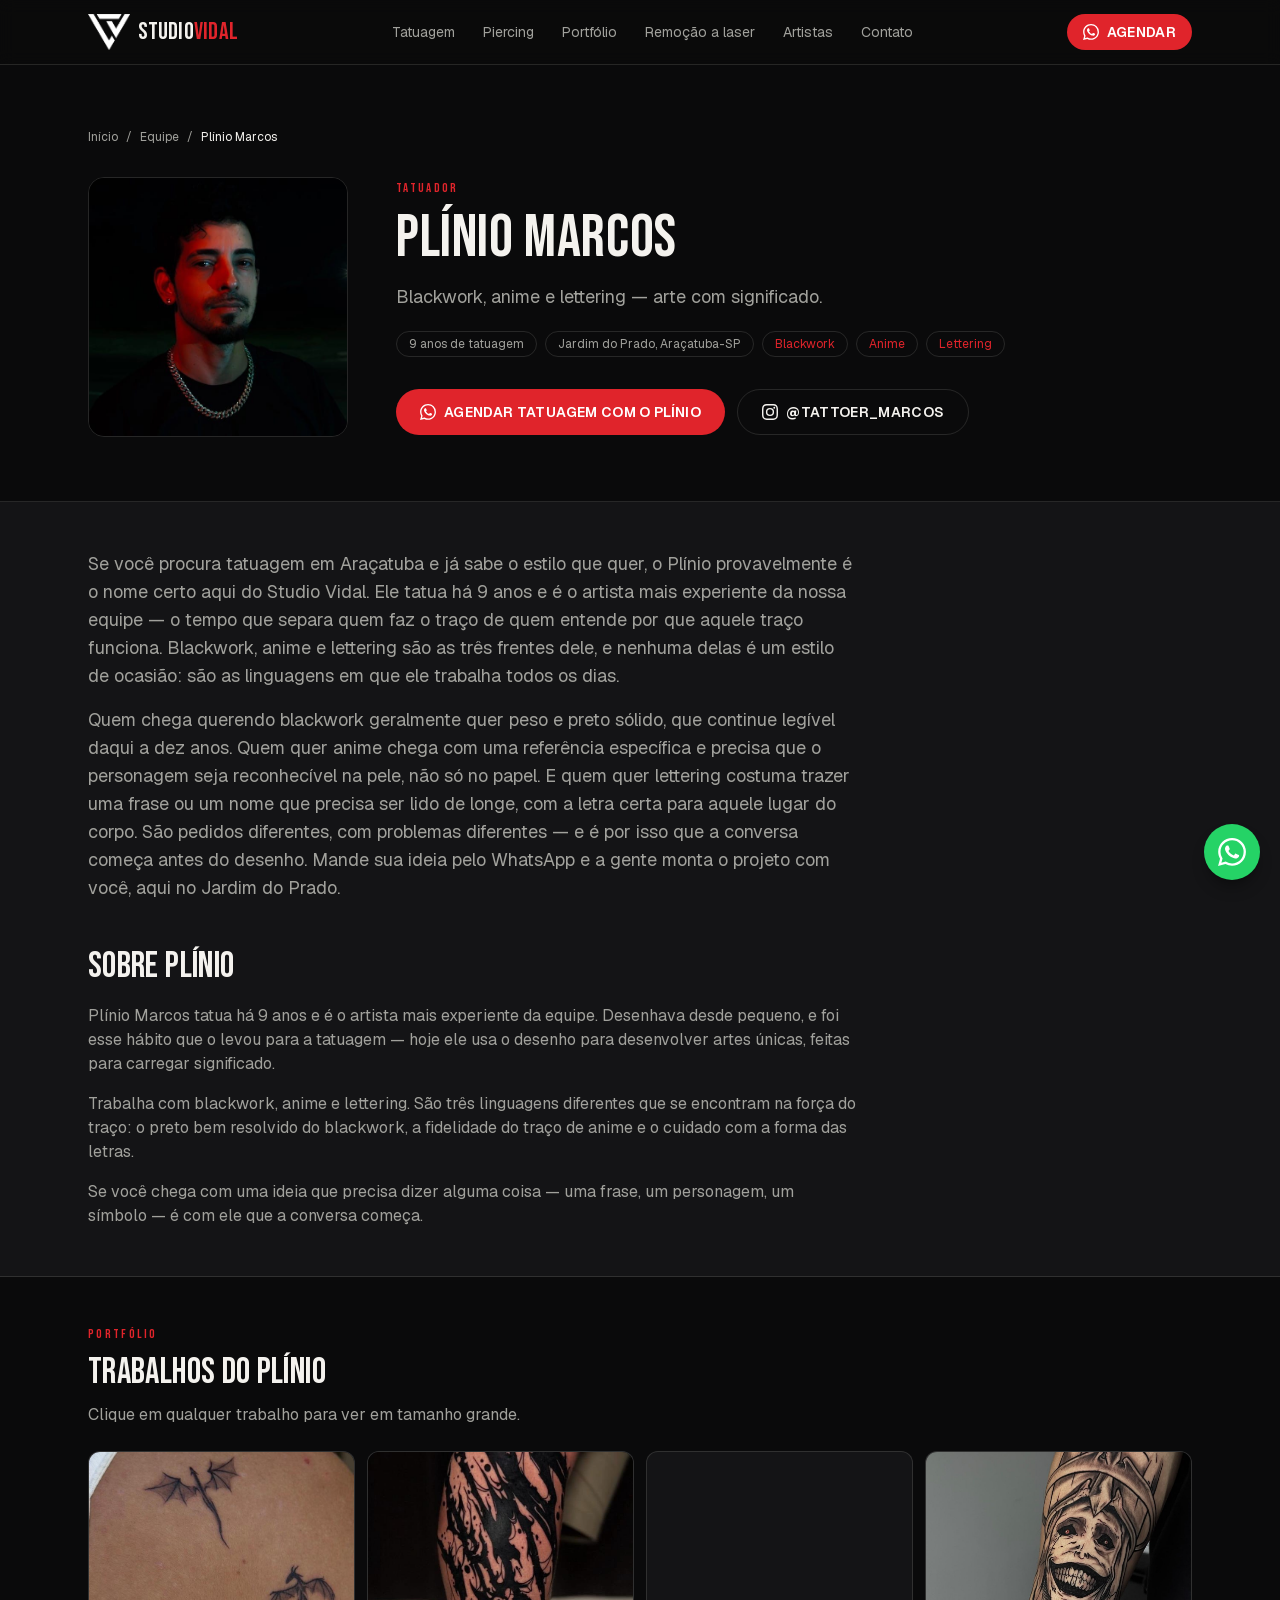
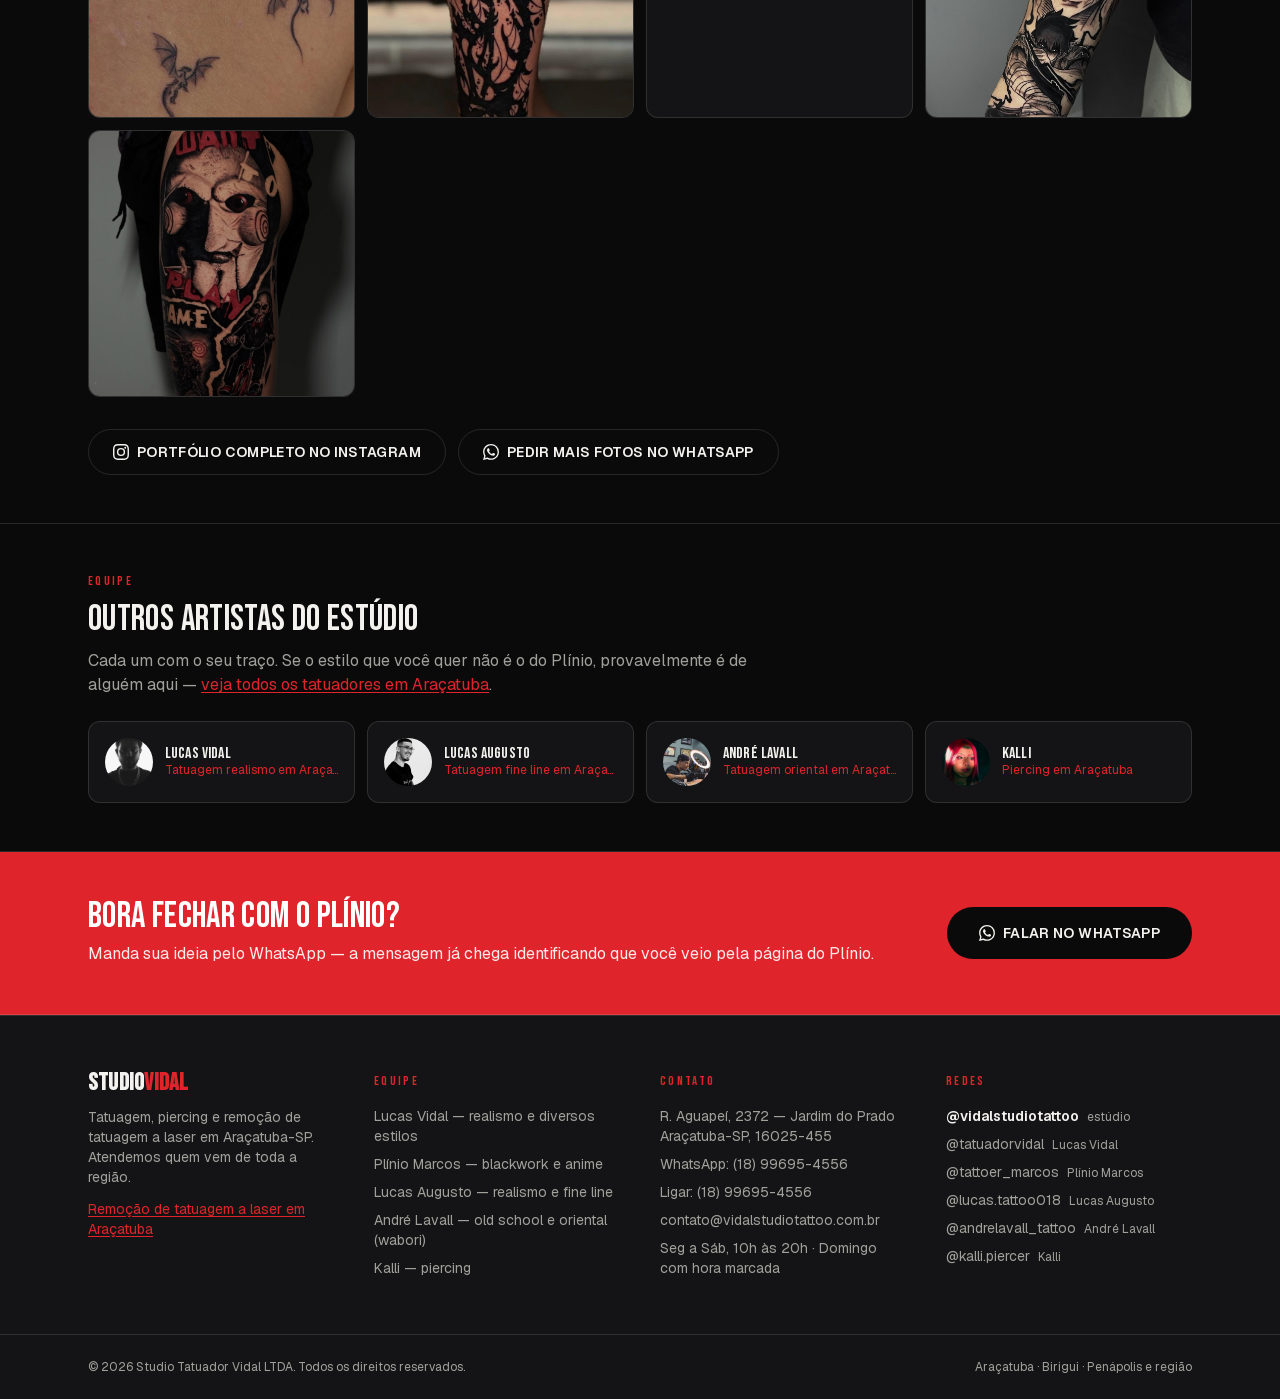
<file: artistas/plinio/index.html>
<!DOCTYPE html><html lang="pt-BR" class="geist_286012c1-module__On7J0G__variable bebas_neue_35dde67c-module__gbz6pq__variable h-full"><head><meta charSet="utf-8"/><meta name="viewport" content="width=device-width, initial-scale=1"/><link rel="preload" href="/_next/static/media/7178b3e590c64307-s.p.21jp631_3pja2.woff2" as="font" crossorigin="" type="font/woff2"/><link rel="preload" href="/_next/static/media/caa3a2e1cccd8315-s.p.0wgildi0cnwt9.woff2" as="font" crossorigin="" type="font/woff2"/><link rel="preload" href="/_next/static/media/fabcf92ba1ccea36-s.p.1w_qz2ahumqmz.woff2" as="font" crossorigin="" type="font/woff2"/><link rel="preload" as="image" href="/logo.png"/><link rel="preload" href="/artistas/plinio/perfil.jpg" as="image"/><link rel="stylesheet" href="/_next/static/chunks/2mdvxqg6js-as.css" data-precedence="next"/><link rel="preload" as="script" fetchPriority="low" href="/_next/static/chunks/3l04zcqx63h3y.js"/><script src="/_next/static/chunks/3smteaqlw7m56.js" async=""></script><script src="/_next/static/chunks/08ttfj81-47mu.js" async=""></script><script src="/_next/static/chunks/turbopack-2fn_jka5vi9vg.js" async=""></script><script src="/_next/static/chunks/3fntmmi971322.js" async="" crossorigin=""></script><script src="/_next/static/chunks/3v-ip_ikwmteq.js" async="" crossorigin=""></script><title>Plínio Marcos — Blackwork e Anime em Araçatuba</title><meta name="description" content="Tatuagem blackwork, anime e lettering em Araçatuba-SP com Plínio Marcos, 9 anos de agulha no Studio Vidal. Veja o portfólio e agende pelo WhatsApp."/><meta name="robots" content="index, follow"/><link rel="canonical" href="https://vidalstudiotattoo.com.br/artistas/plinio/"/><meta name="google-site-verification" content="hvZZctJJMVmrsGWq0S1Wy24OekyN2QrZqn3JxtMqLF4"/><meta property="og:title" content="Plínio Marcos — tatuagem blackwork, anime e lettering em Araçatuba"/><meta property="og:description" content="9 anos de tatuagem. Blackwork, anime e lettering no Studio Vidal, Jardim do Prado, Araçatuba-SP."/><meta property="og:url" content="https://vidalstudiotattoo.com.br/artistas/plinio/"/><meta property="og:site_name" content="Studio Vidal"/><meta property="og:locale" content="pt_BR"/><meta property="og:image" content="https://vidalstudiotattoo.com.br/artistas/plinio/perfil.jpg"/><meta property="og:image:alt" content="Plínio Marcos, tatuador do Studio Vidal em Araçatuba"/><meta property="og:type" content="profile"/><meta name="twitter:card" content="summary_large_image"/><meta name="twitter:title" content="Plínio Marcos — tatuagem blackwork, anime e lettering em Araçatuba"/><meta name="twitter:description" content="9 anos de tatuagem. Blackwork, anime e lettering no Studio Vidal, Jardim do Prado, Araçatuba-SP."/><meta name="twitter:image" content="https://vidalstudiotattoo.com.br/artistas/plinio/perfil.jpg"/><meta name="twitter:image:alt" content="Plínio Marcos, tatuador do Studio Vidal em Araçatuba"/><link rel="icon" href="/icon.png?icon.0lt39u8jc4_on.png" sizes="512x512" type="image/png"/><meta name="next-size-adjust" content=""/><script src="/_next/static/chunks/0cz1d0mv5g_q7.js" noModule=""></script></head><body class="min-h-full flex flex-col bg-ink text-bone"><div hidden=""><!--$--><!--/$--></div><script type="application/ld+json">{"@context":"https://schema.org","@type":"Person","name":"Plínio Marcos","jobTitle":"Tatuador","description":"Tatuador com 9 anos de experiência, especializado em blackwork, anime e lettering, no Studio Vidal em Araçatuba-SP.","image":"https://vidalstudiotattoo.com.br/artistas/plinio/perfil.jpg","url":"https://vidalstudiotattoo.com.br/artistas/plinio/","sameAs":["https://instagram.com/tattoer_marcos"],"knowsAbout":["Tatuagem blackwork","Tatuagem de anime","Lettering"],"worksFor":{"@type":"TattooParlor","name":"Studio Vidal","url":"https://vidalstudiotattoo.com.br","telephone":"+5518996954556","address":{"@type":"PostalAddress","streetAddress":"R. Aguapeí, 2372","addressLocality":"Araçatuba","addressRegion":"SP","postalCode":"16025-455","addressCountry":"BR"}}}</script><script type="application/ld+json">{"@context":"https://schema.org","@type":"BreadcrumbList","itemListElement":[{"@type":"ListItem","position":1,"name":"Início","item":"https://vidalstudiotattoo.com.br/"},{"@type":"ListItem","position":2,"name":"Equipe","item":"https://vidalstudiotattoo.com.br/#equipe"},{"@type":"ListItem","position":3,"name":"Plínio Marcos","item":"https://vidalstudiotattoo.com.br/artistas/plinio/"}]}</script><span id="top"></span><header class="sticky top-0 z-50 border-b border-line bg-ink/90 backdrop-blur"><div class="container-x flex h-16 items-center justify-between"><a href="/" class="flex items-center gap-2" aria-label="Studio Vidal"><img src="/logo.png" alt="" aria-hidden="true" class="h-9 w-auto [filter:brightness(0)_invert(1)]"/><span class="font-display text-2xl tracking-wide">Studio<span class="text-accent">Vidal</span></span></a><nav class="hidden items-center gap-7 md:flex"><a href="/#tatuagem" class="text-sm text-muted transition-colors hover:text-bone">Tatuagem</a><a href="/piercing-aracatuba/" class="text-sm text-muted transition-colors hover:text-bone">Piercing</a><a href="/#portfolio" class="text-sm text-muted transition-colors hover:text-bone">Portfólio</a><a href="/remocao-de-tatuagem-a-laser-aracatuba/" class="text-sm text-muted transition-colors hover:text-bone">Remoção a laser</a><a href="/artistas/" class="text-sm text-muted transition-colors hover:text-bone">Artistas</a><a href="/#contato" class="text-sm text-muted transition-colors hover:text-bone">Contato</a></nav><div class="hidden md:block"><a href="https://wa.me/5518996954556?text=Ol%C3%A1!%20Vim%20pelo%20site%20e%20gostaria%20de%20uma%20informa%C3%A7%C3%A3o." target="_blank" rel="noopener noreferrer" class="inline-flex items-center justify-center gap-2 rounded-full px-6 py-3 text-sm font-semibold uppercase tracking-wide transition-colors bg-accent text-white hover:bg-accent-hover !py-2 !px-4"><svg viewBox="0 0 24 24" aria-hidden="true" class="h-4 w-4 fill-current"><path d="M17.472 14.382c-.297-.149-1.758-.867-2.03-.967-.273-.099-.471-.148-.67.15-.197.297-.767.966-.94 1.164-.173.199-.347.223-.644.075-.297-.15-1.255-.463-2.39-1.475-.883-.788-1.48-1.761-1.653-2.059-.173-.297-.018-.458.13-.606.134-.133.297-.347.446-.52.149-.174.198-.298.298-.497.099-.198.05-.371-.025-.52-.075-.149-.669-1.612-.916-2.207-.242-.579-.487-.5-.669-.51l-.57-.01c-.198 0-.52.074-.792.372-.272.297-1.04 1.016-1.04 2.479 0 1.462 1.065 2.875 1.213 3.074.149.198 2.096 3.2 5.077 4.487.709.306 1.262.489 1.694.625.712.227 1.36.195 1.871.118.571-.085 1.758-.719 2.006-1.413.248-.694.248-1.289.173-1.413-.074-.124-.272-.198-.57-.347m-5.421 7.403h-.004a9.87 9.87 0 01-5.031-1.378l-.361-.214-3.741.982.998-3.648-.235-.374a9.86 9.86 0 01-1.51-5.26c.001-5.45 4.436-9.884 9.888-9.884 2.64 0 5.122 1.03 6.988 2.898a9.825 9.825 0 012.893 6.994c-.003 5.45-4.437 9.884-9.885 9.884m8.413-18.297A11.815 11.815 0 0012.05 0C5.495 0 .16 5.335.157 11.892c0 2.096.547 4.142 1.588 5.945L.057 24l6.305-1.654a11.882 11.882 0 005.683 1.448h.005c6.554 0 11.89-5.335 11.893-11.893a11.821 11.821 0 00-3.48-8.413z"></path></svg>Agendar</a></div><button type="button" aria-label="Abrir menu" aria-expanded="false" class="md:hidden"><span class="block h-0.5 w-6 bg-bone"></span><span class="mt-1.5 block h-0.5 w-6 bg-bone"></span><span class="mt-1.5 block h-0.5 w-6 bg-bone"></span></button></div></header><main class="flex-1"><section class="border-b border-line"><div class="container-x py-12 md:py-16"><nav aria-label="Você está aqui" class="mb-8 text-xs text-muted"><a href="/" class="hover:text-bone">Início</a><span class="mx-2">/</span><a href="/#equipe" class="hover:text-bone">Equipe</a><span class="mx-2">/</span><span class="text-bone">Plínio Marcos</span></nav><div class="grid items-center gap-8 md:grid-cols-[260px_1fr] md:gap-12"><img src="/artistas/plinio/perfil.jpg" alt="Plínio Marcos — Tatuador no Studio Vidal, Araçatuba" class="aspect-square w-40 rounded-2xl border border-line object-cover md:w-full"/><div><p class="kicker mb-3">Tatuador</p><h1 class="font-display text-5xl leading-[0.95] sm:text-6xl">Plínio Marcos</h1><p class="mt-4 max-w-xl text-lg text-muted">Blackwork, anime e lettering — arte com significado.</p><div class="mt-5 flex flex-wrap gap-2"><span class="rounded-full border border-line px-3 py-1 text-xs text-muted">9 anos de tatuagem</span><span class="rounded-full border border-line px-3 py-1 text-xs text-muted">Jardim do Prado<!-- -->, <!-- -->Araçatuba<!-- -->-<!-- -->SP</span><span class="rounded-full border border-line px-3 py-1 text-xs text-accent">Blackwork</span><span class="rounded-full border border-line px-3 py-1 text-xs text-accent">Anime</span><span class="rounded-full border border-line px-3 py-1 text-xs text-accent">Lettering</span></div><div class="mt-8 flex flex-wrap gap-3"><a href="https://wa.me/5518996954556?text=Ol%C3%A1!%20Vim%20pelo%20site%20e%20gostaria%20de%20fazer%20uma%20tatuagem%20com%20o%20Pl%C3%ADnio%20Marcos." target="_blank" rel="noopener noreferrer" class="inline-flex items-center justify-center gap-2 rounded-full px-6 py-3 text-sm font-semibold uppercase tracking-wide transition-colors bg-accent text-white hover:bg-accent-hover "><svg viewBox="0 0 24 24" aria-hidden="true" class="h-4 w-4 fill-current"><path d="M17.472 14.382c-.297-.149-1.758-.867-2.03-.967-.273-.099-.471-.148-.67.15-.197.297-.767.966-.94 1.164-.173.199-.347.223-.644.075-.297-.15-1.255-.463-2.39-1.475-.883-.788-1.48-1.761-1.653-2.059-.173-.297-.018-.458.13-.606.134-.133.297-.347.446-.52.149-.174.198-.298.298-.497.099-.198.05-.371-.025-.52-.075-.149-.669-1.612-.916-2.207-.242-.579-.487-.5-.669-.51l-.57-.01c-.198 0-.52.074-.792.372-.272.297-1.04 1.016-1.04 2.479 0 1.462 1.065 2.875 1.213 3.074.149.198 2.096 3.2 5.077 4.487.709.306 1.262.489 1.694.625.712.227 1.36.195 1.871.118.571-.085 1.758-.719 2.006-1.413.248-.694.248-1.289.173-1.413-.074-.124-.272-.198-.57-.347m-5.421 7.403h-.004a9.87 9.87 0 01-5.031-1.378l-.361-.214-3.741.982.998-3.648-.235-.374a9.86 9.86 0 01-1.51-5.26c.001-5.45 4.436-9.884 9.888-9.884 2.64 0 5.122 1.03 6.988 2.898a9.825 9.825 0 012.893 6.994c-.003 5.45-4.437 9.884-9.885 9.884m8.413-18.297A11.815 11.815 0 0012.05 0C5.495 0 .16 5.335.157 11.892c0 2.096.547 4.142 1.588 5.945L.057 24l6.305-1.654a11.882 11.882 0 005.683 1.448h.005c6.554 0 11.89-5.335 11.893-11.893a11.821 11.821 0 00-3.48-8.413z"></path></svg>Agendar tatuagem com o Plínio</a><a href="https://instagram.com/tattoer_marcos" target="_blank" rel="noopener noreferrer" class="inline-flex items-center justify-center gap-2 rounded-full border border-bone/30 px-6 py-3 text-sm font-semibold uppercase tracking-wide text-bone transition-colors hover:border-accent hover:text-accent"><svg viewBox="0 0 24 24" aria-hidden="true" class="h-4 w-4 fill-current"><path d="M12 2.163c3.204 0 3.584.012 4.85.07 3.252.148 4.771 1.691 4.919 4.919.058 1.265.069 1.645.069 4.849 0 3.205-.012 3.584-.069 4.849-.149 3.225-1.664 4.771-4.919 4.919-1.266.058-1.644.07-4.85.07-3.204 0-3.584-.012-4.849-.07-3.26-.149-4.771-1.699-4.919-4.92-.058-1.265-.07-1.644-.07-4.849 0-3.204.013-3.583.07-4.849.149-3.227 1.664-4.771 4.919-4.919 1.266-.057 1.645-.069 4.849-.069zm0-2.163c-3.259 0-3.667.014-4.947.072-4.358.2-6.78 2.618-6.98 6.98C.014 8.333 0 8.741 0 12c0 3.259.014 3.668.072 4.948.2 4.358 2.618 6.78 6.98 6.98 1.281.058 1.689.072 4.948.072 3.259 0 3.668-.014 4.948-.072 4.354-.2 6.782-2.618 6.979-6.98.059-1.28.073-1.689.073-4.948 0-3.259-.014-3.667-.072-4.947-.196-4.354-2.617-6.78-6.979-6.98C15.668.014 15.259 0 12 0zm0 5.838a6.162 6.162 0 100 12.324 6.162 6.162 0 000-12.324zM12 16a4 4 0 110-8 4 4 0 010 8zm6.406-11.845a1.44 1.44 0 100 2.881 1.44 1.44 0 000-2.881z"></path></svg>@tattoer_marcos</a></div></div></div></div></section><section class="border-b border-line bg-surface"><div class="container-x py-12"><div class="max-w-3xl space-y-4 text-lg text-muted"><p>Se você procura tatuagem em Araçatuba e já sabe o estilo que quer, o Plínio provavelmente é o nome certo aqui do Studio Vidal. Ele tatua há 9 anos e é o artista mais experiente da nossa equipe — o tempo que separa quem faz o traço de quem entende por que aquele traço funciona. Blackwork, anime e lettering são as três frentes dele, e nenhuma delas é um estilo de ocasião: são as linguagens em que ele trabalha todos os dias.</p><p>Quem chega querendo blackwork geralmente quer peso e preto sólido, que continue legível daqui a dez anos. Quem quer anime chega com uma referência específica e precisa que o personagem seja reconhecível na pele, não só no papel. E quem quer lettering costuma trazer uma frase ou um nome que precisa ser lido de longe, com a letra certa para aquele lugar do corpo. São pedidos diferentes, com problemas diferentes — e é por isso que a conversa começa antes do desenho. Mande sua ideia pelo WhatsApp e a gente monta o projeto com você, aqui no Jardim do Prado.</p></div><h2 class="font-display mt-12 text-3xl sm:text-4xl">Sobre <!-- -->Plínio</h2><div class="mt-5 max-w-3xl space-y-4 text-muted"><p>Plínio Marcos tatua há 9 anos e é o artista mais experiente da equipe. Desenhava desde pequeno, e foi esse hábito que o levou para a tatuagem — hoje ele usa o desenho para desenvolver artes únicas, feitas para carregar significado.</p><p>Trabalha com blackwork, anime e lettering. São três linguagens diferentes que se encontram na força do traço: o preto bem resolvido do blackwork, a fidelidade do traço de anime e o cuidado com a forma das letras.</p><p>Se você chega com uma ideia que precisa dizer alguma coisa — uma frase, um personagem, um símbolo — é com ele que a conversa começa.</p></div></div></section><section class="border-b border-line"><div class="container-x py-12"><p class="kicker mb-3">Portfólio</p><h2 class="font-display text-3xl sm:text-4xl">Trabalhos <!-- -->do<!-- --> <!-- -->Plínio</h2><p class="mt-3 max-w-2xl text-muted">Clique em qualquer trabalho para ver em tamanho grande.</p><div class="mt-6"><ul class="grid grid-cols-2 gap-3 sm:grid-cols-3 lg:grid-cols-4"><li><button type="button" aria-label="Ampliar: Tatuagem do Plínio Marcos em Araçatuba — trabalho 1" class="group relative block w-full overflow-hidden rounded-xl border border-line bg-surface transition-colors hover:border-accent focus:border-accent focus:outline-none"><div class="aspect-square w-full overflow-hidden"><img src="/artistas/plinio/01.jpg" alt="Tatuagem do Plínio Marcos em Araçatuba — trabalho 1" loading="lazy" decoding="async" class="h-full w-full object-cover transition-transform duration-300 group-hover:scale-105"/></div></button></li><li><button type="button" aria-label="Ampliar: Tatuagem do Plínio Marcos em Araçatuba — trabalho 2" class="group relative block w-full overflow-hidden rounded-xl border border-line bg-surface transition-colors hover:border-accent focus:border-accent focus:outline-none"><div class="aspect-square w-full overflow-hidden"><img src="/artistas/plinio/02.jpg" alt="Tatuagem do Plínio Marcos em Araçatuba — trabalho 2" loading="lazy" decoding="async" class="h-full w-full object-cover transition-transform duration-300 group-hover:scale-105"/></div></button></li><li><button type="button" aria-label="Ampliar: Tatuagem do Plínio Marcos em Araçatuba — trabalho 3" class="group relative block w-full overflow-hidden rounded-xl border border-line bg-surface transition-colors hover:border-accent focus:border-accent focus:outline-none"><div class="aspect-square w-full overflow-hidden"><img src="/artistas/plinio/03.jpg" alt="Tatuagem do Plínio Marcos em Araçatuba — trabalho 3" loading="lazy" decoding="async" class="h-full w-full object-cover transition-transform duration-300 group-hover:scale-105"/></div></button></li><li><button type="button" aria-label="Ampliar: Tatuagem do Plínio Marcos em Araçatuba — trabalho 4" class="group relative block w-full overflow-hidden rounded-xl border border-line bg-surface transition-colors hover:border-accent focus:border-accent focus:outline-none"><div class="aspect-square w-full overflow-hidden"><img src="/artistas/plinio/04.jpg" alt="Tatuagem do Plínio Marcos em Araçatuba — trabalho 4" loading="lazy" decoding="async" class="h-full w-full object-cover transition-transform duration-300 group-hover:scale-105"/></div></button></li><li><button type="button" aria-label="Ampliar: Tatuagem do Plínio Marcos em Araçatuba — trabalho 5" class="group relative block w-full overflow-hidden rounded-xl border border-line bg-surface transition-colors hover:border-accent focus:border-accent focus:outline-none"><div class="aspect-square w-full overflow-hidden"><img src="/artistas/plinio/05.jpg" alt="Tatuagem do Plínio Marcos em Araçatuba — trabalho 5" loading="lazy" decoding="async" class="h-full w-full object-cover transition-transform duration-300 group-hover:scale-105"/></div></button></li></ul></div><div class="mt-8 flex flex-wrap gap-3"><a href="https://instagram.com/tattoer_marcos" target="_blank" rel="noopener noreferrer" class="inline-flex items-center justify-center gap-2 rounded-full border border-bone/30 px-6 py-3 text-sm font-semibold uppercase tracking-wide text-bone transition-colors hover:border-accent hover:text-accent"><svg viewBox="0 0 24 24" aria-hidden="true" class="h-4 w-4 fill-current"><path d="M12 2.163c3.204 0 3.584.012 4.85.07 3.252.148 4.771 1.691 4.919 4.919.058 1.265.069 1.645.069 4.849 0 3.205-.012 3.584-.069 4.849-.149 3.225-1.664 4.771-4.919 4.919-1.266.058-1.644.07-4.85.07-3.204 0-3.584-.012-4.849-.07-3.26-.149-4.771-1.699-4.919-4.92-.058-1.265-.07-1.644-.07-4.849 0-3.204.013-3.583.07-4.849.149-3.227 1.664-4.771 4.919-4.919 1.266-.057 1.645-.069 4.849-.069zm0-2.163c-3.259 0-3.667.014-4.947.072-4.358.2-6.78 2.618-6.98 6.98C.014 8.333 0 8.741 0 12c0 3.259.014 3.668.072 4.948.2 4.358 2.618 6.78 6.98 6.98 1.281.058 1.689.072 4.948.072 3.259 0 3.668-.014 4.948-.072 4.354-.2 6.782-2.618 6.979-6.98.059-1.28.073-1.689.073-4.948 0-3.259-.014-3.667-.072-4.947-.196-4.354-2.617-6.78-6.979-6.98C15.668.014 15.259 0 12 0zm0 5.838a6.162 6.162 0 100 12.324 6.162 6.162 0 000-12.324zM12 16a4 4 0 110-8 4 4 0 010 8zm6.406-11.845a1.44 1.44 0 100 2.881 1.44 1.44 0 000-2.881z"></path></svg>Portfólio completo no Instagram</a><a href="https://wa.me/5518996954556?text=Ol%C3%A1!%20Vim%20pelo%20site%20e%20gostaria%20de%20conhecer%20mais%20trabalhos%20do%20Pl%C3%ADnio%20Marcos." target="_blank" rel="noopener noreferrer" class="inline-flex items-center justify-center gap-2 rounded-full px-6 py-3 text-sm font-semibold uppercase tracking-wide transition-colors border border-bone/30 text-bone hover:border-accent hover:text-accent "><svg viewBox="0 0 24 24" aria-hidden="true" class="h-4 w-4 fill-current"><path d="M17.472 14.382c-.297-.149-1.758-.867-2.03-.967-.273-.099-.471-.148-.67.15-.197.297-.767.966-.94 1.164-.173.199-.347.223-.644.075-.297-.15-1.255-.463-2.39-1.475-.883-.788-1.48-1.761-1.653-2.059-.173-.297-.018-.458.13-.606.134-.133.297-.347.446-.52.149-.174.198-.298.298-.497.099-.198.05-.371-.025-.52-.075-.149-.669-1.612-.916-2.207-.242-.579-.487-.5-.669-.51l-.57-.01c-.198 0-.52.074-.792.372-.272.297-1.04 1.016-1.04 2.479 0 1.462 1.065 2.875 1.213 3.074.149.198 2.096 3.2 5.077 4.487.709.306 1.262.489 1.694.625.712.227 1.36.195 1.871.118.571-.085 1.758-.719 2.006-1.413.248-.694.248-1.289.173-1.413-.074-.124-.272-.198-.57-.347m-5.421 7.403h-.004a9.87 9.87 0 01-5.031-1.378l-.361-.214-3.741.982.998-3.648-.235-.374a9.86 9.86 0 01-1.51-5.26c.001-5.45 4.436-9.884 9.888-9.884 2.64 0 5.122 1.03 6.988 2.898a9.825 9.825 0 012.893 6.994c-.003 5.45-4.437 9.884-9.885 9.884m8.413-18.297A11.815 11.815 0 0012.05 0C5.495 0 .16 5.335.157 11.892c0 2.096.547 4.142 1.588 5.945L.057 24l6.305-1.654a11.882 11.882 0 005.683 1.448h.005c6.554 0 11.89-5.335 11.893-11.893a11.821 11.821 0 00-3.48-8.413z"></path></svg>Pedir mais fotos no WhatsApp</a></div></div></section><section class="border-b border-line"><div class="container-x py-12"><p class="kicker mb-3">Equipe</p><h2 class="font-display text-3xl sm:text-4xl">Outros artistas do estúdio</h2><p class="mt-3 max-w-2xl text-muted">Cada um com o seu traço. Se o estilo que você quer não é o <!-- -->do<!-- --> <!-- -->Plínio<!-- -->, provavelmente é de alguém aqui —<!-- --> <a href="/artistas/" class="text-accent underline underline-offset-2">veja todos os tatuadores em Araçatuba</a>.</p><div class="mt-6 grid gap-3 sm:grid-cols-2 lg:grid-cols-4"><a href="/artistas/lucas-vidal/" class="group flex items-center gap-3 rounded-xl border border-line bg-surface p-4 transition-colors hover:border-accent"><img src="/artistas/lucas-vidal/perfil.jpg" alt="" aria-hidden="true" loading="lazy" class="h-12 w-12 shrink-0 rounded-full object-cover"/><span class="min-w-0"><span class="font-display block text-base leading-tight">Lucas Vidal</span><span class="block truncate text-xs text-accent">Tatuagem realismo em Araçatuba</span></span></a><a href="/artistas/lucas-augusto/" class="group flex items-center gap-3 rounded-xl border border-line bg-surface p-4 transition-colors hover:border-accent"><img src="/artistas/lucas-augusto/perfil.jpg" alt="" aria-hidden="true" loading="lazy" class="h-12 w-12 shrink-0 rounded-full object-cover"/><span class="min-w-0"><span class="font-display block text-base leading-tight">Lucas Augusto</span><span class="block truncate text-xs text-accent">Tatuagem fine line em Araçatuba</span></span></a><a href="/artistas/andre-lavall/" class="group flex items-center gap-3 rounded-xl border border-line bg-surface p-4 transition-colors hover:border-accent"><img src="/artistas/andre-lavall/perfil.jpg" alt="" aria-hidden="true" loading="lazy" class="h-12 w-12 shrink-0 rounded-full object-cover"/><span class="min-w-0"><span class="font-display block text-base leading-tight">André Lavall</span><span class="block truncate text-xs text-accent">Tatuagem oriental em Araçatuba</span></span></a><a href="/artistas/kalli/" class="group flex items-center gap-3 rounded-xl border border-line bg-surface p-4 transition-colors hover:border-accent"><img src="/artistas/kalli/perfil.jpg" alt="" aria-hidden="true" loading="lazy" class="h-12 w-12 shrink-0 rounded-full object-cover"/><span class="min-w-0"><span class="font-display block text-base leading-tight">Kalli</span><span class="block truncate text-xs text-accent">Piercing em Araçatuba</span></span></a></div></div></section><section class="border-b border-line bg-accent"><div class="container-x flex flex-col items-start gap-6 py-12 md:flex-row md:items-center md:justify-between"><div><h2 class="font-display text-3xl text-white sm:text-4xl">Bora fechar com <!-- -->o<!-- --> <!-- -->Plínio<!-- -->?</h2><p class="mt-2 text-white/90">Manda sua ideia pelo WhatsApp — a mensagem já chega identificando que você veio pela página <!-- -->do<!-- --> <!-- -->Plínio<!-- -->.</p></div><a href="https://wa.me/5518996954556?text=Ol%C3%A1!%20Vim%20pelo%20site%20e%20gostaria%20de%20fazer%20uma%20tatuagem%20com%20o%20Pl%C3%ADnio%20Marcos." target="_blank" rel="noopener noreferrer" class="inline-flex shrink-0 items-center justify-center gap-2 rounded-full bg-ink px-8 py-4 text-sm font-semibold uppercase tracking-wide text-bone transition-transform hover:scale-105"><svg viewBox="0 0 24 24" aria-hidden="true" class="h-4 w-4 fill-current"><path d="M17.472 14.382c-.297-.149-1.758-.867-2.03-.967-.273-.099-.471-.148-.67.15-.197.297-.767.966-.94 1.164-.173.199-.347.223-.644.075-.297-.15-1.255-.463-2.39-1.475-.883-.788-1.48-1.761-1.653-2.059-.173-.297-.018-.458.13-.606.134-.133.297-.347.446-.52.149-.174.198-.298.298-.497.099-.198.05-.371-.025-.52-.075-.149-.669-1.612-.916-2.207-.242-.579-.487-.5-.669-.51l-.57-.01c-.198 0-.52.074-.792.372-.272.297-1.04 1.016-1.04 2.479 0 1.462 1.065 2.875 1.213 3.074.149.198 2.096 3.2 5.077 4.487.709.306 1.262.489 1.694.625.712.227 1.36.195 1.871.118.571-.085 1.758-.719 2.006-1.413.248-.694.248-1.289.173-1.413-.074-.124-.272-.198-.57-.347m-5.421 7.403h-.004a9.87 9.87 0 01-5.031-1.378l-.361-.214-3.741.982.998-3.648-.235-.374a9.86 9.86 0 01-1.51-5.26c.001-5.45 4.436-9.884 9.888-9.884 2.64 0 5.122 1.03 6.988 2.898a9.825 9.825 0 012.893 6.994c-.003 5.45-4.437 9.884-9.885 9.884m8.413-18.297A11.815 11.815 0 0012.05 0C5.495 0 .16 5.335.157 11.892c0 2.096.547 4.142 1.588 5.945L.057 24l6.305-1.654a11.882 11.882 0 005.683 1.448h.005c6.554 0 11.89-5.335 11.893-11.893a11.821 11.821 0 00-3.48-8.413z"></path></svg>Falar no WhatsApp</a></div></section></main><footer id="contato" class="border-t border-line bg-surface"><div class="container-x grid gap-10 py-14 md:grid-cols-4"><div><p class="font-display text-2xl font-bold">Studio<span class="text-accent">Vidal</span></p><p class="mt-3 max-w-xs text-sm text-muted">Tatuagem, piercing e remoção de tatuagem a laser em Araçatuba-SP. Atendemos quem vem de toda a região.</p><p class="mt-3 text-sm"><a href="/remocao-de-tatuagem-a-laser-aracatuba/" class="text-accent underline underline-offset-2">Remoção de tatuagem a laser em Araçatuba</a></p></div><div class="text-sm"><h3 class="kicker mb-4">Equipe</h3><ul class="space-y-2 text-muted"><li><a href="/artistas/lucas-vidal/" class="hover:text-bone">Lucas Vidal<!-- --> —<!-- --> <!-- -->realismo e diversos estilos</a></li><li><a href="/artistas/plinio/" class="hover:text-bone">Plínio Marcos<!-- --> —<!-- --> <!-- -->blackwork e anime</a></li><li><a href="/artistas/lucas-augusto/" class="hover:text-bone">Lucas Augusto<!-- --> —<!-- --> <!-- -->realismo e fine line</a></li><li><a href="/artistas/andre-lavall/" class="hover:text-bone">André Lavall<!-- --> —<!-- --> <!-- -->old school e oriental (wabori)</a></li><li><a href="/artistas/kalli/" class="hover:text-bone">Kalli<!-- --> —<!-- --> <!-- -->piercing</a></li></ul></div><div class="text-sm"><h3 class="kicker mb-4">Contato</h3><ul class="space-y-2 text-muted"><li><a href="https://www.google.com/maps/search/?api=1&amp;query=Studio+Vidal+Ara%C3%A7atuba" target="_blank" rel="noopener noreferrer" class="hover:text-bone">R. Aguapeí, 2372<!-- --> — <!-- -->Jardim do Prado<br/>Araçatuba<!-- -->-<!-- -->SP<!-- -->, <!-- -->16025-455</a></li><li><a href="https://wa.me/5518996954556?text=Ol%C3%A1!%20Vim%20pelo%20site%20e%20gostaria%20de%20uma%20informa%C3%A7%C3%A3o." target="_blank" rel="noopener noreferrer" class="hover:text-bone">WhatsApp: <!-- -->(18) 99695-4556</a></li><li><a href="tel:+5518996954556" class="hover:text-bone">Ligar: <!-- -->(18) 99695-4556</a></li><li><a href="mailto:contato@vidalstudiotattoo.com.br" class="hover:text-bone">contato@vidalstudiotattoo.com.br</a></li><li>Seg a Sáb, 10h às 20h · Domingo com hora marcada</li></ul></div><div class="text-sm"><h3 class="kicker mb-4">Redes</h3><ul class="space-y-2 text-muted"><li><a href="https://www.instagram.com/vidalstudiotattoo/" target="_blank" rel="noopener noreferrer" class="font-semibold text-bone hover:text-accent">@vidalstudiotattoo</a><span class="ml-2 text-xs">estúdio</span></li><li><a href="https://instagram.com/tatuadorvidal" target="_blank" rel="noopener noreferrer" class="hover:text-bone">@tatuadorvidal</a><span class="ml-2 text-xs">Lucas Vidal</span></li><li><a href="https://instagram.com/tattoer_marcos" target="_blank" rel="noopener noreferrer" class="hover:text-bone">@tattoer_marcos</a><span class="ml-2 text-xs">Plínio Marcos</span></li><li><a href="https://instagram.com/lucas.tattoo018" target="_blank" rel="noopener noreferrer" class="hover:text-bone">@lucas.tattoo018</a><span class="ml-2 text-xs">Lucas Augusto</span></li><li><a href="https://instagram.com/andrelavall_tattoo" target="_blank" rel="noopener noreferrer" class="hover:text-bone">@andrelavall_tattoo</a><span class="ml-2 text-xs">André Lavall</span></li><li><a href="https://instagram.com/kalli.piercer" target="_blank" rel="noopener noreferrer" class="hover:text-bone">@kalli.piercer</a><span class="ml-2 text-xs">Kalli</span></li></ul></div></div><div class="border-t border-line"><div class="container-x flex flex-col gap-2 pb-24 pt-6 text-xs text-muted sm:flex-row sm:items-center sm:justify-between sm:pb-6"><p>© <!-- -->2026<!-- --> <!-- -->Studio Tatuador Vidal LTDA<!-- -->. Todos os direitos reservados.</p><p>Araçatuba · Birigui · Penápolis e região</p></div></div></footer><a href="https://wa.me/5518996954556?text=Ol%C3%A1!%20Vim%20pelo%20site%20e%20gostaria%20de%20fazer%20uma%20tatuagem%20com%20o%20Pl%C3%ADnio%20Marcos." target="_blank" rel="noopener noreferrer" aria-label="Falar no WhatsApp" class="fixed bottom-5 right-5 z-50 flex h-14 w-14 items-center justify-center rounded-full bg-[#25D366] shadow-lg shadow-black/30 transition-transform hover:scale-105"><svg viewBox="0 0 24 24" aria-hidden="true" class="h-7 w-7 fill-white"><path d="M17.472 14.382c-.297-.149-1.758-.867-2.03-.967-.273-.099-.471-.148-.67.15-.197.297-.767.966-.94 1.164-.173.199-.347.223-.644.075-.297-.15-1.255-.463-2.39-1.475-.883-.788-1.48-1.761-1.653-2.059-.173-.297-.018-.458.13-.606.134-.133.297-.347.446-.52.149-.174.198-.298.298-.497.099-.198.05-.371-.025-.52-.075-.149-.669-1.612-.916-2.207-.242-.579-.487-.5-.669-.51l-.57-.01c-.198 0-.52.074-.792.372-.272.297-1.04 1.016-1.04 2.479 0 1.462 1.065 2.875 1.213 3.074.149.198 2.096 3.2 5.077 4.487.709.306 1.262.489 1.694.625.712.227 1.36.195 1.871.118.571-.085 1.758-.719 2.006-1.413.248-.694.248-1.289.173-1.413-.074-.124-.272-.198-.57-.347m-5.421 7.403h-.004a9.87 9.87 0 01-5.031-1.378l-.361-.214-3.741.982.998-3.648-.235-.374a9.86 9.86 0 01-1.51-5.26c.001-5.45 4.436-9.884 9.888-9.884 2.64 0 5.122 1.03 6.988 2.898a9.825 9.825 0 012.893 6.994c-.003 5.45-4.437 9.884-9.885 9.884m8.413-18.297A11.815 11.815 0 0012.05 0C5.495 0 .16 5.335.157 11.892c0 2.096.547 4.142 1.588 5.945L.057 24l6.305-1.654a11.882 11.882 0 005.683 1.448h.005c6.554 0 11.89-5.335 11.893-11.893a11.821 11.821 0 00-3.48-8.413z"></path></svg></a><!--$--><!--/$--><script src="/_next/static/chunks/3l04zcqx63h3y.js" id="_R_" async=""></script><script>(self.__next_f=self.__next_f||[]).push([0])</script><script>self.__next_f.push([1,"1:\"$Sreact.fragment\"\n2:I[39756,[\"/_next/static/chunks/3fntmmi971322.js\"],\"default\"]\n3:I[37457,[\"/_next/static/chunks/3fntmmi971322.js\"],\"default\"]\n4:I[2971,[\"/_next/static/chunks/3fntmmi971322.js\",\"/_next/static/chunks/3v-ip_ikwmteq.js\"],\"Header\"]\n15:I[68027,[\"/_next/static/chunks/3fntmmi971322.js\"],\"default\",1]\n:HL[\"/_next/static/chunks/2mdvxqg6js-as.css\",\"style\"]\n:HL[\"/_next/static/media/7178b3e590c64307-s.p.21jp631_3pja2.woff2\",\"font\",{\"crossOrigin\":\"\",\"type\":\"font/woff2\"}]\n:HL[\"/_next/static/media/caa3a2e1cccd8315-s.p.0wgildi0cnwt9.woff2\",\"font\",{\"crossOrigin\":\"\",\"type\":\"font/woff2\"}]\n:HL[\"/_next/static/media/fabcf92ba1ccea36-s.p.1w_qz2ahumqmz.woff2\",\"font\",{\"crossOrigin\":\"\",\"type\":\"font/woff2\"}]\n13:X\n0:{\"P\":null,\"c\":[\"\",\"artistas\",\"plinio\",\"\"],\"q\":\"\",\"i\":false,\"f\":[[[\"\",{\"children\":[\"artistas\",{\"children\":[\"plinio\",{\"children\":[\"__PAGE__\",{},\"$undefined\",\"$undefined\",4608]},\"$undefined\",\"$undefined\",4608]},\"$undefined\",\"$undefined\",4608]},\"$undefined\",\"$undefined\",4624],[[\"$\",\"$1\",\"c\",{\"children\":[[[\"$\",\"link\",\"0\",{\"rel\":\"stylesheet\",\"href\":\"/_next/static/chunks/2mdvxqg6js-as.css\",\"precedence\":\"next\",\"crossOrigin\":\"$undefined\",\"nonce\":\"$undefined\"}],[\"$\",\"script\",\"script-0\",{\"src\":\"/_next/static/chunks/3fntmmi971322.js\",\"async\":true,\"nonce\":\"$undefined\"}]],[\"$\",\"html\",null,{\"lang\":\"pt-BR\",\"className\":\"geist_286012c1-module__On7J0G__variable bebas_neue_35dde67c-module__gbz6pq__variable h-full\",\"children\":[\"$\",\"body\",null,{\"className\":\"min-h-full flex flex-col bg-ink text-bone\",\"children\":[\"$\",\"$L2\",null,{\"parallelRouterKey\":\"children\",\"error\":\"$undefined\",\"errorStyles\":\"$undefined\",\"errorScripts\":\"$undefined\",\"template\":[\"$\",\"$L3\",null,{}],\"templateStyles\":\"$undefined\",\"templateScripts\":\"$undefined\",\"notFound\":[[[\"$\",\"title\",null,{\"children\":\"404: This page could not be found.\"}],[\"$\",\"div\",null,{\"style\":{\"fontFamily\":\"system-ui,\\\"Segoe UI\\\",Roboto,Helvetica,Arial,sans-serif,\\\"Apple Color Emoji\\\",\\\"Segoe UI Emoji\\\"\",\"height\":\"100vh\",\"textAlign\":\"center\",\"display\":\"flex\",\"flexDirection\":\"column\",\"alignItems\":\"center\",\"justifyContent\":\"center\"},\"children\":[\"$\",\"div\",null,{\"children\":[[\"$\",\"style\",null,{\"dangerouslySetInnerHTML\":{\"__html\":\"body{color:#000;background:#fff;margin:0}.next-error-h1{border-right:1px solid rgba(0,0,0,.3)}@media (prefers-color-scheme:dark){body{color:#fff;background:#000}.next-error-h1{border-right:1px solid rgba(255,255,255,.3)}}\"}}],[\"$\",\"h1\",null,{\"className\":\"next-error-h1\",\"style\":{\"display\":\"inline-block\",\"margin\":\"0 20px 0 0\",\"padding\":\"0 23px 0 0\",\"fontSize\":24,\"fontWeight\":500,\"verticalAlign\":\"top\",\"lineHeight\":\"49px\"},\"children\":404}],[\"$\",\"div\",null,{\"style\":{\"display\":\"inline-block\"},\"children\":[\"$\",\"h2\",null,{\"style\":{\"fontSize\":14,\"fontWeight\":400,\"lineHeight\":\"49px\",\"margin\":0},\"children\":\"This page could not be found.\"}]}]]}]}]],[]],\"forbidden\":\"$undefined\",\"unauthorized\":\"$undefined\"}]}]}]]}],{\"children\":[[\"$\",\"$1\",\"c\",{\"children\":[null,[\"$\",\"$L2\",null,{\"parallelRouterKey\":\"children\",\"error\":\"$undefined\",\"errorStyles\":\"$undefined\",\"errorScripts\":\"$undefined\",\"template\":[\"$\",\"$L3\",null,{}],\"templateStyles\":\"$undefined\",\"templateScripts\":\"$undefined\",\"notFound\":\"$undefined\",\"forbidden\":\"$undefined\",\"unauthorized\":\"$undefined\"}]]}],{\"children\":[[\"$\",\"$1\",\"c\",{\"children\":[null,[\"$\",\"$L2\",null,{\"parallelRouterKey\":\"children\",\"error\":\"$undefined\",\"errorStyles\":\"$undefined\",\"errorScripts\":\"$undefined\",\"template\":[\"$\",\"$L3\",null,{}],\"templateStyles\":\"$undefined\",\"templateScripts\":\"$undefined\",\"notFound\":\"$undefined\",\"forbidden\":\"$undefined\",\"unauthorized\":\"$undefined\"}]]}],{\"children\":[[\"$\",\"$1\",\"c\",{\"children\":[[[\"$\",\"script\",null,{\"type\":\"application/ld+json\",\"dangerouslySetInnerHTML\":{\"__html\":\"{\\\"@context\\\":\\\"https://schema.org\\\",\\\"@type\\\":\\\"Person\\\",\\\"name\\\":\\\"Plínio Marcos\\\",\\\"jobTitle\\\":\\\"Tatuador\\\",\\\"description\\\":\\\"Tatuador com 9 anos de experiência, especializado em blackwork, anime e lettering, no Studio Vidal em Araçatuba-SP.\\\",\\\"image\\\":\\\"https://vidalstudiotattoo.com.br/artistas/plinio/perfil.jpg\\\",\\\"url\\\":\\\"https://vidalstudiotattoo.com.br/artistas/plinio/\\\",\\\"sameAs\\\":[\\\"https://instagram.com/tattoer_marcos\\\"],\\\"knowsAbout\\\":[\\\"Tatuagem blackwork\\\",\\\"Tatuagem de anime\\\",\\\"Lettering\\\"],\\\"worksFor\\\":{\\\"@type\\\":\\\"TattooParlor\\\",\\\"name\\\":\\\"Studio Vidal\\\",\\\"url\\\":\\\"https://vidalstudiotattoo.com.br\\\",\\\"telephone\\\":\\\"+5518996954556\\\",\\\"address\\\":{\\\"@type\\\":\\\"PostalAddress\\\",\\\"streetAddress\\\":\\\"R. Aguapeí, 2372\\\",\\\"addressLocality\\\":\\\"Araçatuba\\\",\\\"addressRegion\\\":\\\"SP\\\",\\\"postalCode\\\":\\\"16025-455\\\",\\\"addressCountry\\\":\\\"BR\\\"}}}\"}}],[[\"$\",\"script\",null,{\"type\":\"application/ld+json\",\"dangerouslySetInnerHTML\":{\"__html\":\"{\\\"@context\\\":\\\"https://schema.org\\\",\\\"@type\\\":\\\"BreadcrumbList\\\",\\\"itemListElement\\\":[{\\\"@type\\\":\\\"ListItem\\\",\\\"position\\\":1,\\\"name\\\":\\\"Início\\\",\\\"item\\\":\\\"https://vidalstudiotattoo.com.br/\\\"},{\\\"@type\\\":\\\"ListItem\\\",\\\"position\\\":2,\\\"name\\\":\\\"Equipe\\\",\\\"item\\\":\\\"https://vidalstudiotattoo.com.br/#equipe\\\"},{\\\"@type\\\":\\\"ListItem\\\",\\\"position\\\":3,\\\"name\\\":\\\"Plínio Marcos\\\",\\\"item\\\":\\\"https://vidalstudiotattoo.com.br/artistas/plinio/\\\"}]}\"}}],[\"$\",\"span\",null,{\"id\":\"top\"}],[\"$\",\"$L4\",null,{\"hasLogo\":true}],[\"$\",\"main\",null,{\"className\":\"flex-1\",\"children\":[[\"$\",\"section\",null,{\"className\":\"border-b border-line\",\"children\":[\"$\",\"div\",null,{\"className\":\"container-x py-12 md:py-16\",\"children\":[[\"$\",\"nav\",null,{\"aria-label\":\"Você está aqui\",\"className\":\"mb-8 text-xs text-muted\",\"children\":[\"$L5\",\"$L6\",\"$L7\",\"$L8\",\"$L9\"]}],\"$La\"]}]}],\"$Lb\",\"$undefined\",\"$Lc\",false,\"$Ld\",\"$Le\"]}],\"$Lf\",\"$L10\"]],[\"$L11\"],\"$L12\"]}],{},null,false,null]},null,false,\"$13\"]},null,false,\"$13\"]},null,false,null],\"$L14\",false]],\"m\":\"$undefined\",\"G\":[\"$15\",[\"$L16\"]],\"S\":true,\"h\":null,\"r\":\"$undefined\",\"s\":\"$undefined\",\"a\":\"$undefined\",\"l\":\"$undefined\",\"p\":\"$undefined\",\"d\":\"$undefined\",\"b\":\"GsANB55nMnQu10WNV41e1\"}\n18:I[74940,[\"/_next/static/chunks/3fntmmi971322.js\",\"/_next/static/chunks/3v-ip_ikwmteq.js\"],\"PortfolioGallery\"]\n1f:I[97367,[\"/_next/static/chunks/3fntmmi971322.js\"],\"OutletBoundary\"]\n20:\"$Sreact.suspense\"\n22:I[97367,[\"/_next/static/chunks/3fntmmi971322.js\"],\"ViewportBoundary\"]\n24:I[97367,[\"/_next/static/chunks/3fntmmi971322.js\"],\"MetadataBoundary\"]\n:HL[\"/artistas/plinio/perfil.jpg\",\"image\"]\n5:[\"$\",\"a\",null,{\"href\":\"/\",\"className\":\"hover:text-bone\",\"children\":\"Início\"}]\n6:[\"$\",\"span\",null,{\"className\":\"mx-2\",\"children\":\"/\"}]\n7:[\"$\",\"a\",null,{\"href\":\"/#equipe\",\"className\":\"hover:text-bone\",\"children\":\"Equipe\"}]\n8:[\"$\",\"span\",null,{\"className\":\"mx-2\",\"children\":\"/\"}]\n9:[\"$\",\"span\",null,{\"className\":\"text-bone\",\"children\":\"Plínio Marcos\"}]\n17:T43f,M17.472 14.382c-.297-.149-1.758-.867-2.03-.967-.273-.099-.471-.148-.67.15-.197.297-.767.966-.94 1.164-.173.199-.347.223-.644.075-.297-.15-1.255-.463-2.39-1.475-.883-.788-1.48-1.761-1.653-2.059-.173-.297-.018-.458.13-.606.134-.133.297-.347.446-.52.149-.174.198-.298.298-.497.099-.198.05-.371-.025-.52-.075-.149-.669-1.612-.916-2.207-.242-.579-.487-.5-.669-.51l-.57-.01c-.198 0-.52.074-.792.372-.272.297-1.04 1.016-1.04 2.479 0 1.462 1.065 2.875 1.213 3.074.149.198 2.096 3.2 5.077 4.487.709.306 1.262.489 1.694.625.712.227 1.36.195 1.871.118.571-.085 1.758-.719 2.006-1.413.248-.694.248-1.289.173-1.413-.074-.124-.272-.198-.57-.347m-5.421 7.403h-.004a9.87 9.87 0 01-5.031-1.378l-.361-.214-3.741.982.998-3.648-.235-.374a9.86 9.86 0 01-1.51-5.26c.001-5.45 4.436-9.884 9.888-9.884 2.64 0 5.122 1.03 6.988 2.898a9.825 9.825 0 012.893 6.994c-.003 5.45-4.437 9.884-9.885 9.884m8.413-18.297A11.815 11.815 0 0012.05 0C5.495 0 .16 5.335.157 11.892c0 2.096.547 4.142 1.588 5.945L.057 24l6.305-1.654a11.882 11.882 0 005.683 1.448h.005c6.554 0 11.89-5.335 11.893-11.893a11.821 11.821 0 00-3.48-8.413za:[\"$\",\"div\",null,{\"className\":\"grid items-center gap-8 md:grid-cols-[260px_1fr] md:gap-12\",\"children\":[[\"$\",\"img\",null,{\"src\":\"/artistas/plinio/perfil.jpg\",\"alt\":\"Plínio Marcos — Tatuador no Studio Vidal, Araçatuba\",\"className\":\"aspect-square w-40 rounded-2xl border border-line object-cover md:w-full\"}],[\"$\",\"div\",null,{\"children\":[[\"$\",\"p\",null,{\"className\":\"kicker mb-3\",\"children\":\"Tatuador\"}],[\"$\",\"h1\",null,{\"className\":\"font-display text-5xl leading-[0.95] sm:text-6xl\",\"children\":\"Plínio Marcos\"}],[\"$\",\"p\",null,{\"className\":\"mt-4 max-w-xl text-lg text-muted\",\"children\":\"Blackwork, anime e lettering — arte com significado.\"}],[\"$\",\"div\",null,{\"className\":\"mt-5 flex flex-wrap gap-2\",\"children\":[[\"$\",\"span\",null,{\"className\":\"rounded-full border border-line px-3 py-1 text-xs text-muted\",\"children\":\"9 anos de tatuagem\"}],[\"$\",\"span\",null,{\"className\":\"rounded-full border border-line px-3 py-1 text-xs text-muted\",\"children\":[\"Jardim do Prado\",\", \",\"Araçatuba\",\"-\",\"SP\"]}],[[\"$\",\"span\",\"Blackwork\",{\"className\":\"rounded-full border border-line px-3 py-1 text-xs text-accent\",\"children\":\"Blackwork\"}],[\"$\",\"span\",\"Anime\",{\"className\":\"rounded-full border border-line px-3 py-1 text-xs text-accent\",\"children\":\"Anime\"}],[\"$\",\"span\",\"Lettering\",{\"className\":\"rounded-full border border-line px-3 py-1 text-xs text-accent\",\"children\":\"Lettering\"}]]]}],[\"$\",\"div\",null,{\"className\":\"mt-8 flex flex-wrap gap-3\",\"children\":[[\"$\",\"a\",null,{\"href\":\"https://wa.me/5518996954556?text=Ol%C3%A1!%20Vim%20pelo%20site%20e%20gostaria%20de%20fazer%20uma%20tatuagem%20com%20o%20Pl%C3%ADnio%20Marcos.\",\"target\":\"_blank\",\"rel\":\"noopener noreferrer\",\"className\":\"inline-flex items-center justify-center gap-2 rounded-full px-6 py-3 text-sm font-semibold uppercase tracking-wide transition-colors bg-accent text-white hover:bg-accent-hover \",\"children\":[[\"$\",\"svg\",null,{\"viewBox\":\"0 0 24 24\",\"aria-hidden\":\"true\",\"className\":\"h-4 w-4 fill-current\",\"children\":[\"$\",\"path\",null,{\"d\":\"$17\"}]}],\"Agendar tatuagem com o Plínio\"]}],[\"$\",\"a\",null,{\"href\":\"https://instagram.com/tattoer_marcos\",\"target\":\"_blank\",\"rel\":\"noopener noreferrer\",\"className\":\"inline-flex items-center justify-center gap-2 rounded-full border border-bone/30 px-6 py-3 text-sm font-semibold uppercase tracking-wide text-bone transition-colors hover:border-accent hover:text-accent\",\"children\":[[\"$\",\"svg\",null,{\"viewBox\":\"0 0 24 24\",\"aria-hidden\":\"true\",\"className\":\"h-4 w-4 fill-current\",\"children\":[\"$\",\"path\",null,{\"d\":\"M12 2.163c3.204 0 3.584.012 4.85.07 3.252.148 4.771 1.691 4.919 4.919.058 1.265.069 1.645.069 4.849 0 3.205-.012 3.584-.069 4.849-.149 3.225-1.664 4.771-4.919 4.919-1.266.058-1.644.07-4.85.07-3.204 0-3.584-.012-4.849-.07-3.26-.149-4.771-1.699-4.919-4.92-.058-1.265-.07-1.644-.07-4.849 0-3.204.013-3.583.07-4.849.149-3.227 1.664-4.771 4.919-4.919 1.266-.057 1.645-.069 4.849-.069zm0-2.163c-3.259 0-3.667.014-4.947.072-4.358.2-6.78 2.618-6.98 6.98C.014 8.333 0 8.741 0 12c0 3.259.014 3.668.072 4.948.2 4.358 2.618 6.78 6.98 6.98 1.281.058 1.689.072 4.948.072 3.259 0 3.668-.014 4.948-.072 4.354-.2 6.782-2.618 6.979-6.98.059-1.28.073-1.689.073-4.948 0-3.259-.014-3.667-.072-4.947-.196-4.354-2.617-6.78-6.979-6.98C15.668.014 15.259 0 12 0zm0 5.838a6.162 6.162 0 100 12.324 6.162 6.162 0 000-12.324zM12 16a4 4 0 110-8 4 4 0 010 8zm6.406-11.845a1.44 1.44 0 100 2.881 1.44 1.44 0 000-2.881z\"}]}],\"@tattoer_marcos\"]}]]}]]}]]}]\nb:[\"$\",\"section\",null,{\"className\":\"border-b border-line bg-surface\",\"children\":[\"$\",\"div\",null,{\"className\":\"container-x py-12\",\"children\":[[\"$\",\"div\",null,{\"className\":\"max-w-3xl space-y-4 text-lg text-muted\",\"children\":[[\"$\",\"p\",null,{\"children\":\"Se você procura tatuagem em Araçatuba e já sabe o estilo que quer, o Plínio provavelmente é o nome certo aqui do Studio Vidal. Ele tatua há 9 anos e é o artista mais experiente da nossa equipe — o tempo que separa quem faz o traço de quem entende por que aquele traço funciona. Blackwork, anime e lettering são as três frentes dele, e nenhuma delas é um estilo de ocasião: são as linguagens em que ele trabalha todos os dias.\"}],[\"$\",\"p\",null,{\"children\":\"Quem chega querendo blackwork geralmente quer peso e preto sólido, que continue legível daqui a dez anos. Quem quer anime chega com uma referência específica e precisa que o personagem seja reconhecível na pele, não só no papel. E quem quer lettering costuma trazer uma frase ou um nome que precisa ser lido de longe, com a letra certa para aquele lugar do corpo. São pedidos diferentes, com problemas diferentes — e é por isso que a conversa começa antes do desenho. Mande sua ideia pelo WhatsApp e a gente monta o projeto com você, aqui no Jardim do Prado.\"}]]}],[\"$\",\"h2\",null,{\"className\":\"font-display mt-12 text-3xl sm:text-4xl\",\"children\":[\"Sobre \",\"Plínio\"]}],[\"$\",\"div\",null,{\"className\":\"mt-5 max-w-3xl space-y-4 text-muted\",\"children\":[[\"$\",\"p\",\"0\",{\"children\":\"Plínio Marcos tatua há 9 anos e é o artista mais experiente da equipe. Desenhava desde pequeno, e foi esse hábito que o levou para a tatuagem — hoje ele usa o desenho para desenvolver artes únicas, feitas para carregar significado.\"}],[\"$\",\"p\",\"1\",{\"children\":\"Trabalha com blackwork, anime e lettering. São três linguagens diferentes que se encontram na força do traço: o preto bem resolvido do blackwork, a fidelidade do traço de anime e o cuidado com a forma das letras.\"}],[\"$\",\"p\",\"2\",{\"children\":\"Se você chega com uma ideia que precisa dizer alguma coisa — uma frase, um personagem, um símbolo — é com ele que a conversa começa.\"}]]}]]}]}]\n19:T43f,M17.472 14.382c-.297-.149-1.758-.867-2.03-.967-.273-.099-.471-.148-.67.15-.197.297-.767.966-.94 1.164-.173.199-.347.223-.644.075-.297-.15-1.255-.463-2.39-1.475-.883-.788-1.48-1.761-1.653-2.059-.173-.297-.018-.458.13-.606.134-.133.297-.347.446-.52.149-.174.198-.298.298-.497.099-.198.05-.371-.025-.52-.075-.149-.669-1.612-.916-2.207-.242-.579-.487-.5-.669-.51l-.57-.01c-.198 0-.52.074-.792.372-.272.297-1.04 1.016-1.04 2.479 0 1.462 1.065 2.875 1.213 3.074.149.198 2.096 3.2 5.077 4.487.709.306 1.262.489 1.694.625.712.227 1.36.195 1.871.118.571-.085 1.758-.719 2.006-1.413.248-.694.248-1.289.173-1.413-.074-.124-.272-.198-.57-.347m-5.421 7.403h-.004a9.87 9.87 0 01-5.031-1.378l-.361-.214-3.741.982.998-3.648-.235-.374a9.86 9.86 0 01-1.51-5.26c.001-5.45 4.436-9.884 9.888-9.884 2.64 0 5.122 1.03 6.988 2.898a9.825 9.825 0 012.893 6.994c-.003 5.45-4.437 9.884-9.885 9.884m8.413-18.297A11.815 11.815 0 0012.05 0C5.495 0 .16 5.335.157 11.892c0 2.096.547 4.142 1.588 5.945L.057 24l6.305-1.654a11.882 11.882 0 005.683 1.448h.005c6.554 0 11.89-5.335 11.893-11.893a11.821 11.821 0 00-3.48-8.413zc:[\"$\",\"section\",null,{\"className\":\"border-b border-line\",\"children\":[\"$\",\"div\",null,{\"className\":\"container-x py-12\",\"children\":[[\"$\",\"p\",null,{\"className\":\"kicker mb-3\",\"children\":\"Portfólio\"}],[\"$\",\"h2\",null,{\"className\":\"font-display text-3xl sm:text-4xl\",\"children\":[\"Trabalhos \",\"do\",\" \",\"Plínio\"]}],[\"$\",\"p\",null,{\"className\":\"mt-3 max-w-2xl text-muted\",\"children\":\"Clique em qualquer trabalho para ver em tamanho grande.\"}],[\"$\",\"div\",null,{\"className\":\"mt-6\",\"children\":[\"$\",\"$L18\",null,{\"items\":[{\"src\":\"/artistas/plinio/01.jpg\",\"alt\":\"Tatuagem do Plínio Marcos em Araçatuba — trabalho 1\",\"legenda\":\"Tatuagem do Plínio Marcos\",\"kind\":\"image\"},{\"src\":\"/artistas/plinio/02.jpg\",\"alt\":\"Tatuagem do Plínio Marcos em Araçatuba — trabalho 2\",\"legenda\":\"Tatuagem do Plínio Marcos\",\"kind\":\"image\"},{\"src\":\"/artistas/plinio/03.jpg\",\"alt\":\"Tatuagem do Plínio Marcos em Araçatuba — trabalho 3\",\"legenda\":\"Tatuagem do Plínio Marcos\",\"kind\":\"image\"},{\"src\":\"/artistas/plinio/04.jpg\",\"alt\":\"Tatuagem do Plínio Marcos em Araçatuba — trabalho 4\",\"legenda\":\"Tatuagem do Plínio Marcos\",\"kind\":\"image\"},{\"src\":\"/artistas/plinio/05.jpg\",\"alt\":\"Tatuagem do Plínio Marcos em Araçatuba — trabalho 5\",\"legenda\":\"Tatuagem do Plínio Marcos\",\"kind\":\"image\"}],\"titulo\":\"Portfólio do Plínio Marcos\"}]}],[\"$\",\"div\",null,{\"className\":\"mt-8 flex flex-wrap gap-3\",\"children\":[[\"$\",\"a\",null,{\"href\":\"https://instagram.com/tattoer_marcos\",\"target\":\"_blank\",\"rel\":\"noopener noreferrer\",\"className\":\"inline-flex items-center justify-center gap-2 rounded-full border border-bone/30 px-6 py-3 text-sm font-semibold uppercase tracking-wide text-bone transition-colors hover:border-accent hover:text-accent\",\"children\":[[\"$\",\"svg\",null,{\"viewBox\":\"0 0 24 24\",\"aria-hidden\":\"true\",\"className\":\"h-4 w-4 fill-current\",\"children\":[\"$\",\"path\",null,{\"d\":\"M12 2.163c3.204 0 3.584.012 4.85.07 3.252.148 4.771 1.691 4.919 4.919.058 1.265.069 1.645.069 4.849 0 3.205-.012 3.584-.069 4.849-.149 3.225-1.664 4.771-4.919 4.919-1.266.058-1.644.07-4.85.07-3.204 0-3.584-.012-4.849-.07-3.26-.149-4.771-1.699-4.919-4.92-.058-1.265-.07-1.644-.07-4.849 0-3.204.013-3.583.07-4.849.149-3.227 1.664-4.771 4.919-4.919 1.266-.057 1.645-.069 4.849-.069zm0-2.163c-3.259 0-3.667.014-4.947.072-4.358.2-6.78 2.618-6.98 6.98C.014 8.333 0 8.741 0 12c0 3.259.014 3.668.072 4.948.2 4.358 2.618 6.78 6.98 6.98 1.281.058 1.689.072 4.948.072 3.259 0 3.668-.014 4.948-.072 4.354-.2 6.782-2.618 6.979-6.98.059-1.28.073-1.689.073-4.948 0-3.259-.014-3.667-.072-4.947-.196-4.354-2.617-6.78-6.979-6.98C15.668.014 15.259 0 12 0zm0 5.838a6.162 6.162 0 100 12.324 6.162 6.162 0 000-12.324zM12 16a4 4 0 110-8 4 4 0 010 8zm6.406-11.845a1.44 1.44 0 100 2.881 1.44 1.44 0 000-2.881z\"}]}],\"Portfólio completo no Instagram\"]}],[\"$\",\"a\",null,{\"href\":\"https://wa.me/5518996954556?text=Ol%C3%A1!%20Vim%20pelo%20site%20e%20gostaria%20de%20conhecer%20mais%20trabalhos%20do%20Pl%C3%ADnio%20Marcos.\",\"target\":\"_blank\",\"rel\":\"noopener noreferrer\",\"className\":\"inline-flex items-center justify-center gap-2 rounded-full px-6 py-3 text-sm font-semibold uppercase tracking-wide transition-colors border border-bone/30 text-bone hover:border-accent hover:text-accent \",\"children\":[[\"$\",\"svg\",null,{\"viewBox\":\"0 0 24 24\",\"aria-hidden\":\"true\",\"className\":\"h-4 w-4 fill-current\",\"children\":[\"$\",\"path\",null,{\"d\":\"$19\"}]}],\"Pedir mais fotos no WhatsApp\"]}]]}]]}]}]\nd:[\"$\",\"section\",null,{\"className\":\"border-b border-line\",\"children\":[\"$\",\"div\",null,{\"className\":\"container-x py-12\",\"children\":[[\"$\",\"p\",null,{\"className\":\"kicker mb-3\",\"children\":\"Equipe\"}],[\"$\",\"h2\",null,{\"className\":\"font-display text-3xl sm:text-4xl\",\"children\":\"Outros artistas do estúdio\"}],[\"$\",\"p\",null,{\"className\":\"mt-3 max-w-2xl text-muted\",\"children\":[\"Cada um com o seu traço. Se o estilo que você quer não é o \",\"do\",\" \",\"Plínio\",\", provavelmente é de alguém aqui —\",\" \",[\"$\",\"a\",null,{\"href\":\"/artistas/\",\"className\":\"text-accent underline underline-offset-2\",\"children\":\"veja todos os tatuadores em Araçatuba\"}],\".\"]}],[\"$\",\"div\",null,{\"className\":\"mt-6 grid gap-3 sm:grid-cols-2 lg:grid-cols-4\",\"children\":[[\"$\",\"a\",\"lucas-vidal\",{\"href\":\"/artistas/lucas-vidal/\",\"className\":\"group flex items-center gap-3 rounded-xl border border-line bg-surface p-4 transition-colors hover:border-accent\",\"children\":[[\"$\",\"img\",null,{\"src\":\"/artistas/lucas-vidal/perfil.jpg\",\"alt\":\"\",\"aria-hidden\":\"true\",\"loading\":\"lazy\",\"className\":\"h-12 w-12 shrink-0 rounded-full object-cover\"}],[\"$\",\"span\",null,{\"className\":\"min-w-0\",\"children\":[[\"$\",\"span\",null,{\"className\":\"font-display block text-base leading-tight\",\"children\":\"Lucas Vidal\"}],[\"$\",\"span\",null,{\"className\":\"block truncate text-xs text-accent\",\"children\":\"Tatuagem realismo em Araçatuba\"}]]}]]}],[\"$\",\"a\",\"lucas-augusto\",{\"href\":\"/artistas/lucas-augusto/\",\"className\":\"group flex items-center gap-3 rounded-xl border border-line bg-surface p-4 transition-colors hover:border-accent\",\"children\":[[\"$\",\"img\",null,{\"src\":\"/artistas/lucas-augusto/perfil.jpg\",\"alt\":\"\",\"aria-hidden\":\"true\",\"loading\":\"lazy\",\"className\":\"h-12 w-12 shrink-0 rounded-full object-cover\"}],[\"$\",\"span\",null,{\"className\":\"min-w-0\",\"children\":[[\"$\",\"span\",null,{\"className\":\"font-display block text-base leading-tight\",\"children\":\"Lucas Augusto\"}],[\"$\",\"span\",null,{\"className\":\"block truncate text-xs text-accent\",\"children\":\"Tatuagem fine line em Araçatuba\"}]]}]]}],[\"$\",\"a\",\"andre-lavall\",{\"href\":\"/artistas/andre-lavall/\",\"className\":\"group flex items-center gap-3 rounded-xl border border-line bg-surface p-4 transition-colors hover:border-accent\",\"children\":[[\"$\",\"img\",null,{\"src\":\"/artistas/andre-lavall/perfil.jpg\",\"alt\":\"\",\"aria-hidden\":\"true\",\"loading\":\"lazy\",\"className\":\"h-12 w-12 shrink-0 rounded-full object-cover\"}],[\"$\",\"span\",null,{\"className\":\"min-w-0\",\"children\":[[\"$\",\"span\",null,{\"className\":\"font-display block text-base leading-tight\",\"children\":\"André Lavall\"}],[\"$\",\"span\",null,{\"className\":\"block truncate text-xs text-accent\",\"children\":\"Tatuagem oriental em Araçatuba\"}]]}]]}],[\"$\",\"a\",\"kalli\",{\"href\":\"/artistas/kalli/\",\"className\":\"group flex items-center gap-3 rounded-xl border border-line bg-surface p-4 transition-colors hover:border-accent\",\"children\":[[\"$\",\"img\",null,{\"src\":\"/artistas/kalli/perfil.jpg\",\"alt\":\"\",\"aria-hidden\":\"true\",\"loading\":\"lazy\",\"className\":\"h-12 w-12 shrink-0 rounded-full object-cover\"}],[\"$\",\"span\",null,{\"className\":\"min-w-0\",\"children\":[[\"$\",\"span\",null,{\"className\":\"font-display block text-base leading-tight\",\"children\":\"Kalli\"}],[\"$\",\"span\",null,{\"className\":\"block truncate text-xs text-accent\",\"children\":\"Piercing em Araçatuba\"}]]}]]}]]}]]}]}]\n"])</script><script>self.__next_f.push([1,"1a:T43f,M17.472 14.382c-.297-.149-1.758-.867-2.03-.967-.273-.099-.471-.148-.67.15-.197.297-.767.966-.94 1.164-.173.199-.347.223-.644.075-.297-.15-1.255-.463-2.39-1.475-.883-.788-1.48-1.761-1.653-2.059-.173-.297-.018-.458.13-.606.134-.133.297-.347.446-.52.149-.174.198-.298.298-.497.099-.198.05-.371-.025-.52-.075-.149-.669-1.612-.916-2.207-.242-.579-.487-.5-.669-.51l-.57-.01c-.198 0-.52.074-.792.372-.272.297-1.04 1.016-1.04 2.479 0 1.462 1.065 2.875 1.213 3.074.149.198 2.096 3.2 5.077 4.487.709.306 1.262.489 1.694.625.712.227 1.36.195 1.871.118.571-.085 1.758-.719 2.006-1.413.248-.694.248-1.289.173-1.413-.074-.124-.272-.198-.57-.347m-5.421 7.403h-.004a9.87 9.87 0 01-5.031-1.378l-.361-.214-3.741.982.998-3.648-.235-.374a9.86 9.86 0 01-1.51-5.26c.001-5.45 4.436-9.884 9.888-9.884 2.64 0 5.122 1.03 6.988 2.898a9.825 9.825 0 012.893 6.994c-.003 5.45-4.437 9.884-9.885 9.884m8.413-18.297A11.815 11.815 0 0012.05 0C5.495 0 .16 5.335.157 11.892c0 2.096.547 4.142 1.588 5.945L.057 24l6.305-1.654a11.882 11.882 0 005.683 1.448h.005c6.554 0 11.89-5.335 11.893-11.893a11.821 11.821 0 00-3.48-8.413ze:[\"$\",\"section\",null,{\"className\":\"border-b border-line bg-accent\",\"children\":[\"$\",\"div\",null,{\"className\":\"container-x flex flex-col items-start gap-6 py-12 md:flex-row md:items-center md:justify-between\",\"children\":[[\"$\",\"div\",null,{\"children\":[[\"$\",\"h2\",null,{\"className\":\"font-display text-3xl text-white sm:text-4xl\",\"children\":[\"Bora fechar com \",\"o\",\" \",\"Plínio\",\"?\"]}],[\"$\",\"p\",null,{\"className\":\"mt-2 text-white/90\",\"children\":[\"Manda sua ideia pelo WhatsApp — a mensagem já chega identificando que você veio pela página \",\"do\",\" \",\"Plínio\",\".\"]}]]}],[\"$\",\"a\",null,{\"href\":\"https://wa.me/5518996954556?text=Ol%C3%A1!%20Vim%20pelo%20site%20e%20gostaria%20de%20fazer%20uma%20tatuagem%20com%20o%20Pl%C3%ADnio%20Marcos.\",\"target\":\"_blank\",\"rel\":\"noopener noreferrer\",\"className\":\"inline-flex shrink-0 items-center justify-center gap-2 rounded-full bg-ink px-8 py-4 text-sm font-semibold uppercase tracking-wide text-bone transition-transform hover:scale-105\",\"children\":[[\"$\",\"svg\",null,{\"viewBox\":\"0 0 24 24\",\"aria-hidden\":\"true\",\"className\":\"h-4 w-4 fill-current\",\"children\":[\"$\",\"path\",null,{\"d\":\"$1a\"}]}],\"Falar no WhatsApp\"]}]]}]}]\nf:[\"$\",\"footer\",null,{\"id\":\"contato\",\"className\":\"border-t border-line bg-surface\",\"children\":[[\"$\",\"div\",null,{\"className\":\"container-x grid gap-10 py-14 md:grid-cols-4\",\"children\":[[\"$\",\"div\",null,{\"children\":[[\"$\",\"p\",null,{\"className\":\"font-display text-2xl font-bold\",\"children\":[\"Studio\",[\"$\",\"span\",null,{\"className\":\"text-accent\",\"children\":\"Vidal\"}]]}],[\"$\",\"p\",null,{\"className\":\"mt-3 max-w-xs text-sm text-muted\",\"children\":\"Tatuagem, piercing e remoção de tatuagem a laser em Araçatuba-SP. Atendemos quem vem de toda a região.\"}],[\"$\",\"p\",null,{\"className\":\"mt-3 text-sm\",\"children\":[\"$\",\"a\",null,{\"href\":\"/remocao-de-tatuagem-a-laser-aracatuba/\",\"className\":\"text-accent underline underline-offset-2\",\"children\":\"Remoção de tatuagem a laser em Araçatuba\"}]}]]}],[\"$\",\"div\",null,{\"className\":\"text-sm\",\"children\":[[\"$\",\"h3\",null,{\"className\":\"kicker mb-4\",\"children\":\"Equipe\"}],[\"$\",\"ul\",null,{\"className\":\"space-y-2 text-muted\",\"children\":[[\"$\",\"li\",\"lucas-vidal\",{\"children\":[\"$\",\"a\",null,{\"href\":\"/artistas/lucas-vidal/\",\"className\":\"hover:text-bone\",\"children\":[\"Lucas Vidal\",\" —\",\" \",\"realismo e diversos estilos\"]}]}],[\"$\",\"li\",\"plinio\",{\"children\":[\"$\",\"a\",null,{\"href\":\"/artistas/plinio/\",\"className\":\"hover:text-bone\",\"children\":[\"Plínio Marcos\",\" —\",\" \",\"blackwork e anime\"]}]}],[\"$\",\"li\",\"lucas-augusto\",{\"children\":[\"$\",\"a\",null,{\"href\":\"/artistas/lucas-augusto/\",\"className\":\"hover:text-bone\",\"children\":[\"Lucas Augusto\",\" —\",\" \",\"realismo e fine line\"]}]}],[\"$\",\"li\",\"andre-lavall\",{\"children\":[\"$\",\"a\",null,{\"href\":\"/artistas/andre-lavall/\",\"className\":\"hover:text-bone\",\"children\":[\"André Lavall\",\" —\",\" \",\"old school e oriental (wabori)\"]}]}],[\"$\",\"li\",\"kalli\",{\"children\":[\"$\",\"a\",null,{\"href\":\"/artistas/kalli/\",\"className\":\"hover:text-bone\",\"children\":[\"Kalli\",\" —\",\" \",\"piercing\"]}]}]]}]]}],[\"$\",\"div\",null,{\"className\":\"text-sm\",\"children\":[[\"$\",\"h3\",null,{\"className\":\"kicker mb-4\",\"children\":\"Contato\"}],[\"$\",\"ul\",null,{\"className\":\"space-y-2 text-muted\",\"children\":[[\"$\",\"li\",null,{\"children\":[\"$\",\"a\",null,{\"href\":\"https://www.google.com/maps/search/?api=1\u0026query=Studio+Vidal+Ara%C3%A7atuba\",\"target\":\"_blank\",\"rel\":\"noopener noreferrer\",\"className\":\"hover:text-bone\",\"children\":[\"R. Aguapeí, 2372\",\" — \",\"Jardim do Prado\",[\"$\",\"br\",null,{}],\"Araçatuba\",\"-\",\"SP\",\", \",\"16025-455\"]}]}],[\"$\",\"li\",null,{\"children\":[\"$\",\"a\",null,{\"href\":\"https://wa.me/5518996954556?text=Ol%C3%A1!%20Vim%20pelo%20site%20e%20gostaria%20de%20uma%20informa%C3%A7%C3%A3o.\",\"target\":\"_blank\",\"rel\":\"noopener noreferrer\",\"className\":\"hover:text-bone\",\"children\":[\"WhatsApp: \",\"(18) 99695-4556\"]}]}],[\"$\",\"li\",null,{\"children\":[\"$\",\"a\",null,{\"href\":\"tel:+5518996954556\",\"className\":\"hover:text-bone\",\"children\":[\"Ligar: \",\"(18) 99695-4556\"]}]}],[\"$\",\"li\",null,{\"children\":[\"$\",\"a\",null,{\"href\":\"mailto:contato@vidalstudiotattoo.com.br\",\"className\":\"hover:text-bone\",\"children\":\"contato@vidalstudiotattoo.com.br\"}]}],[\"$\",\"li\",null,{\"children\":\"Seg a Sáb, 10h às 20h · Domingo com hora marcada\"}]]}]]}],[\"$\",\"div\",null,{\"className\":\"text-sm\",\"children\":[[\"$\",\"h3\",null,{\"className\":\"kicker mb-4\",\"children\":\"Redes\"}],[\"$\",\"ul\",null,{\"className\":\"space-y-2 text-muted\",\"children\":[[\"$\",\"li\",null,{\"children\":[[\"$\",\"a\",null,{\"href\":\"https://www.instagram.com/vidalstudiotattoo/\",\"target\":\"_blank\",\"rel\":\"noopener noreferrer\",\"className\":\"font-semibold text-bone hover:text-accent\",\"children\":\"@vidalstudiotattoo\"}],[\"$\",\"span\",null,{\"className\":\"ml-2 text-xs\",\"children\":\"estúdio\"}]]}],[[\"$\",\"li\",\"lucas-vidal\",{\"children\":[[\"$\",\"a\",null,{\"href\":\"https://instagram.com/tatuadorvidal\",\"target\":\"_blank\",\"rel\":\"noopener noreferrer\",\"className\":\"hover:text-bone\",\"children\":\"@tatuadorvidal\"}],[\"$\",\"span\",null,{\"className\":\"ml-2 text-xs\",\"children\":\"Lucas Vidal\"}]]}],[\"$\",\"li\",\"plinio\",{\"children\":[[\"$\",\"a\",null,{\"href\":\"https://instagram.com/tattoer_marcos\",\"target\":\"_blank\",\"rel\":\"noopener noreferrer\",\"className\":\"hover:text-bone\",\"children\":\"@tattoer_marcos\"}],[\"$\",\"span\",null,{\"className\":\"ml-2 text-xs\",\"children\":\"Plínio Marcos\"}]]}],[\"$\",\"li\",\"lucas-augusto\",{\"children\":[[\"$\",\"a\",null,{\"href\":\"https://instagram.com/lucas.tattoo018\",\"target\":\"_blank\",\"rel\":\"noopener noreferrer\",\"className\":\"hover:text-bone\",\"children\":\"@lucas.tattoo018\"}],[\"$\",\"span\",null,{\"className\":\"ml-2 text-xs\",\"children\":\"Lucas Augusto\"}]]}],[\"$\",\"li\",\"andre-lavall\",{\"children\":[[\"$\",\"a\",null,{\"href\":\"https://instagram.com/andrelavall_tattoo\",\"target\":\"_blank\",\"rel\":\"noopener noreferrer\",\"className\":\"hover:text-bone\",\"children\":\"@andrelavall_tattoo\"}],\"$L1b\"]}],\"$L1c\"]]}]]}]]}],\"$L1d\"]}]\n1e:T43f,M17.472 14.382c-.297-.149-1.758-.867-2.03-.967-.273-.099-.471-.148-.67.15-.197.297-.767.966-.94 1.164-.173.199-.347.223-.644.075-.297-.15-1.255-.463-2.39-1.475-.883-.788-1.48-1.761-1.653-2.059-.173-.297-.018-.458.13-.606.134-.133.297-.347.446-.52.149-.174.198-.298.298-.497.099-.198.05-.371-.025-.52-.075-.149-.669-1.612-.916-2.207-.242-.579-.487-.5-.669-.51l-.57-.01c-.198 0-.52.074-.792.372-.272.297-1.04 1.016-1.04 2.479 0 1.462 1.065 2.875 1.213 3.074.149.198 2.096 3.2 5.077 4.487.709.306 1.262.489 1.694.625.712.227 1.36.195 1.871.118.571-.085 1.758-.719 2.006-1.413.248-.694.248-1.289.173-1.413-.074-.124-.272-.198-.57-.347m-5.421 7.403h-.004a9.87 9.87 0 01-5.031-1.378l-.361-.214-3.741.982.998-3.648-.235-.374a9.86 9.86 0 01-1.51-5.26c.001-5.45 4.436-9.884 9.888-9.884 2.64 0 5.122 1.03 6.988 2.898a9.825 9.825 0 012.893 6.994c-.003 5.45-4.437 9.884-9.885 9.884m8.413-18.297A11.815 11.815 0 0012.05 0C5.495 0 .16 5.335.157 11.892c0 2.096.547 4.142 1.588 5.945L.057 24l6.305-1.654a11.882 11.882 0 005.683 1.448h.005c6.554 0 11.89-5.335 11.893-11.893a11.821 11.821 0 00-3.48-8.413z10:[\"$\",\"a\",null,{\"href\":\"https://wa.me/5518996954556?text=Ol%C3%A1!%20Vim%20pelo%20site%20e%20gostaria%20de%20fazer%20uma%20tatuagem%20com%20o%20Pl%C3%ADnio%20Marcos.\",\"target\":\"_blank\",\"rel\":\"noopener noreferrer\",\"aria-label\":\"Falar no WhatsApp\",\"className\":\"fixed bottom-5 right-5 z-50 flex h-14 w-14 items-center justify-center rounded-full bg-[#25D366] shadow-lg shadow-black/30 transition-transform hover:scale-105\",\"children\":[\"$\",\"svg\",null,{\"viewBox\":\"0 0 24 24\",\"aria-hidden\":\"true\",\"className\":\"h-7 w-7 fill-white\",\"children\":[\"$\",\"path\",null,{\"d\":\"$1e\"}]}]}]\n11:[\"$\",\"script\",\"script-0\",{\"src\":\"/_next/static/chunks/3v-ip_ikwmteq.js\",\"async\":true,\"nonce\":\"$undefined\"}]\n12:[\"$\",\"$L1f\",null,{\"children\":[\"$\",\"$20\",null,{\"name\":\"Next.MetadataOutlet\",\"children\":\"$@21\"}]}]\n14:[\"$\",\"$1\",\"h\",{\"children\":[null,[\"$\",\"$L22\",null,{\"children\":\"$L23\"}],[\"$\",\"div\",null,{\"hidden\":true,\"children\":[\"$\",\"$L24\",null,{\"children\":[\"$\",\"$20\",null,{\"name\":\"Next.Metadata\",\"children\":\"$L25\"}]}]}],[\"$\",\"meta\",null,{\"name\":\"next-size-adjust\",\"content\":\"\"}]]}]\n16:[\"$\",\"link\",\"0\",{\"rel\":\"stylesheet\",\"href\":\"/_next/static/chunks/2mdvxqg6js-as.css\",\"precedence\":\"next\",\"crossOrigin\":\"$undefined\",\"nonce\":\"$undefined\"}]\n13:C\n1b:[\"$\",\"span\",null,{\"className\":\"ml-2 text-xs\",\"children\":\"André Lavall\"}]\n1c:[\"$\",\"li\",\"kalli\",{\"children\":[[\"$\",\"a\",null,{\"href\":\"https://instagram.com/kalli.piercer\",\"target\":\"_blank\",\"rel\":\"noopener noreferrer\",\"className\":\"hover:text-bone\",\"children\":\"@kalli.piercer\"}],[\"$\",\"span\",null,{\"className\":\"ml-2 text-xs\",\"children\":\"Kalli\"}]]}]\n1d:[\"$\",\"div\",null,{\"className\":\"border-t border-line\",\"children\":[\"$\",\"div\",null,{\"className\":\"container-x flex flex-col gap-2 pb-24 pt-6 text-xs text-muted sm:flex-row sm:items-center sm:justify-between sm:pb-6\",\"children\":[[\"$\",\"p\",null,{\"children\":[\"© \",2026,\" \",\"Studio Tatuador Vidal LTDA\",\". Todos os direitos reservados.\"]}],[\"$\",\"p\",null,{\"children\":\"Araçatuba · Birigui · Penápolis e região\"}]]}]}]\n23:[[\"$\",\"meta\",\"0\",{\"charSet\":\"utf-8\"}],[\"$\",\"meta\",\"1\",{\"name\":\"viewport\",\"content\":\"width=device-width, initial-scale=1\"}]]\n26:I[27201,[\"/_next/static/chunks/3fntmmi971322.js\"],\"IconMark\"]\n21:null\n25:[[\"$\",\"title\",\"0\",{\"children\":\"Plínio Marcos — Blackwork e Anime em Araçatuba\"}],[\"$\",\"meta\",\"1\",{\"name\":\"description\",\"content\":\"Tatuagem blackwork, anime e lettering em Araçatuba-SP com Plínio Marcos, 9 anos de agulha no Studio Vidal. Veja o portfólio e agende pelo WhatsApp.\"}],[\"$\",\"meta\",\"2\",{\"name\":\"robots\",\"content\":\"index, follow\"}],[\"$\",\"link\",\"3\",{\"rel\":\"canonical\",\"href\":\"https://vidalstudiotattoo.com.br/artistas/plinio/\"}],[\"$\",\"meta\",\"4\",{\"name\":\"google-site-verification\",\"content\":\"hvZZctJJMVmrsGWq0S1Wy24OekyN2QrZqn3JxtMqLF4\"}],[\"$\",\"meta\",\"5\",{\"property\":\"og:title\",\"content\":\"Plínio Marcos — tatuagem blackwork, anime e lettering em Araçatuba\"}],[\"$\",\"meta\",\"6\",{\"property\":\"og:description\",\"content\":\"9 anos de tatuagem. Blackwork, anime e lettering no Studio Vidal, Jardim do Prado, Araçatuba-SP.\"}],[\"$\",\"meta\",\"7\",{\"property\":\"og:url\",\"content\":\"https://vidalstudiotattoo.com.br/artistas/plinio/\"}],[\"$\",\"meta\",\"8\",{\"property\":\"og:site_name\",\"content\":\"Studio Vidal\"}],[\"$\",\"meta\",\"9\",{\"property\":\"og:locale\",\"content\":\"pt_BR\"}],[\"$\",\"meta\",\"10\",{\"property\":\"og:image\",\"content\":\"https://vidalstudiotattoo.com.br/artistas/plinio/perfil.jpg\"}],[\"$\",\"meta\",\"11\",{\"property\":\"og:image:alt\",\"content\":\"Plínio Marcos, tatuador do Studio Vidal em Araçatuba\"}],[\"$\",\"meta\",\"12\",{\"property\":\"og:type\",\"content\":\"profile\"}],[\"$\",\"meta\",\"13\",{\"name\":\"twitter:card\",\"content\":\"summary_large_image\"}],[\"$\",\"meta\",\"14\",{\"name\":\"twitter:title\",\"content\":\"Plínio Marcos — tatuagem blackwork, anime e lettering em Araçatuba\"}],[\"$\",\"meta\",\"15\",{\"name\":\"twitter:description\",\"content\":\"9 anos de tatuagem. Blackwork, anime e lettering no Studio Vidal, Jardim do Prado, Araçatuba-SP.\"}],[\"$\",\"meta\",\"16\",{\"name\":\"twitter:image\",\"content\":\"https://vidalstudiotattoo.com.br/artistas/plinio/perfil.jpg\"}],[\"$\",\"meta\",\"17\",{\"name\":\"twitter:image:alt\",\"content\":\"Plínio Marcos, tatuador do Studio Vidal em Araçatuba\"}],[\"$\",\"link\",\"18\",{\"rel\":\"icon\",\"href\":\"/icon.png?icon.0lt39u8jc4_on.png\",\"sizes\":\"512x512\",\"type\":\"image/png\"}],[\"$\",\"$L26\",\"19\",{}]]\n"])</script></body></html>
</file>
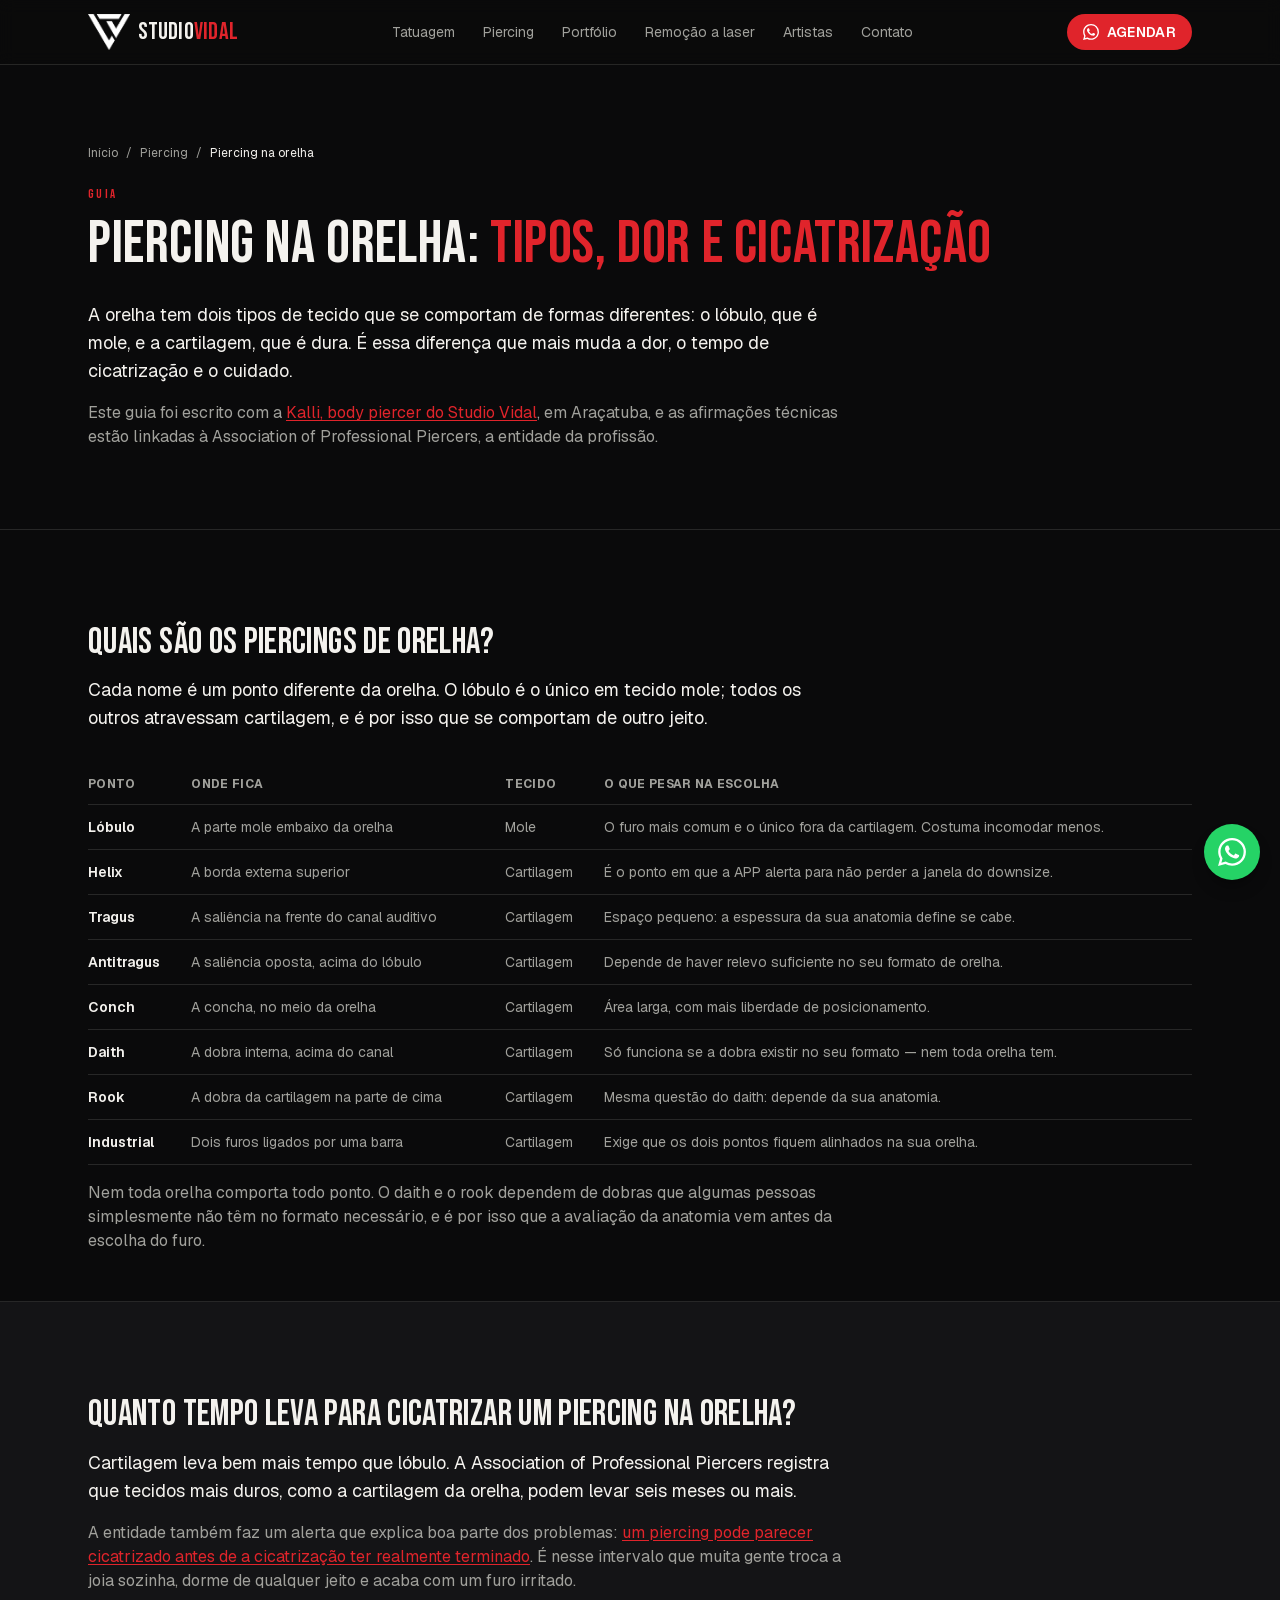
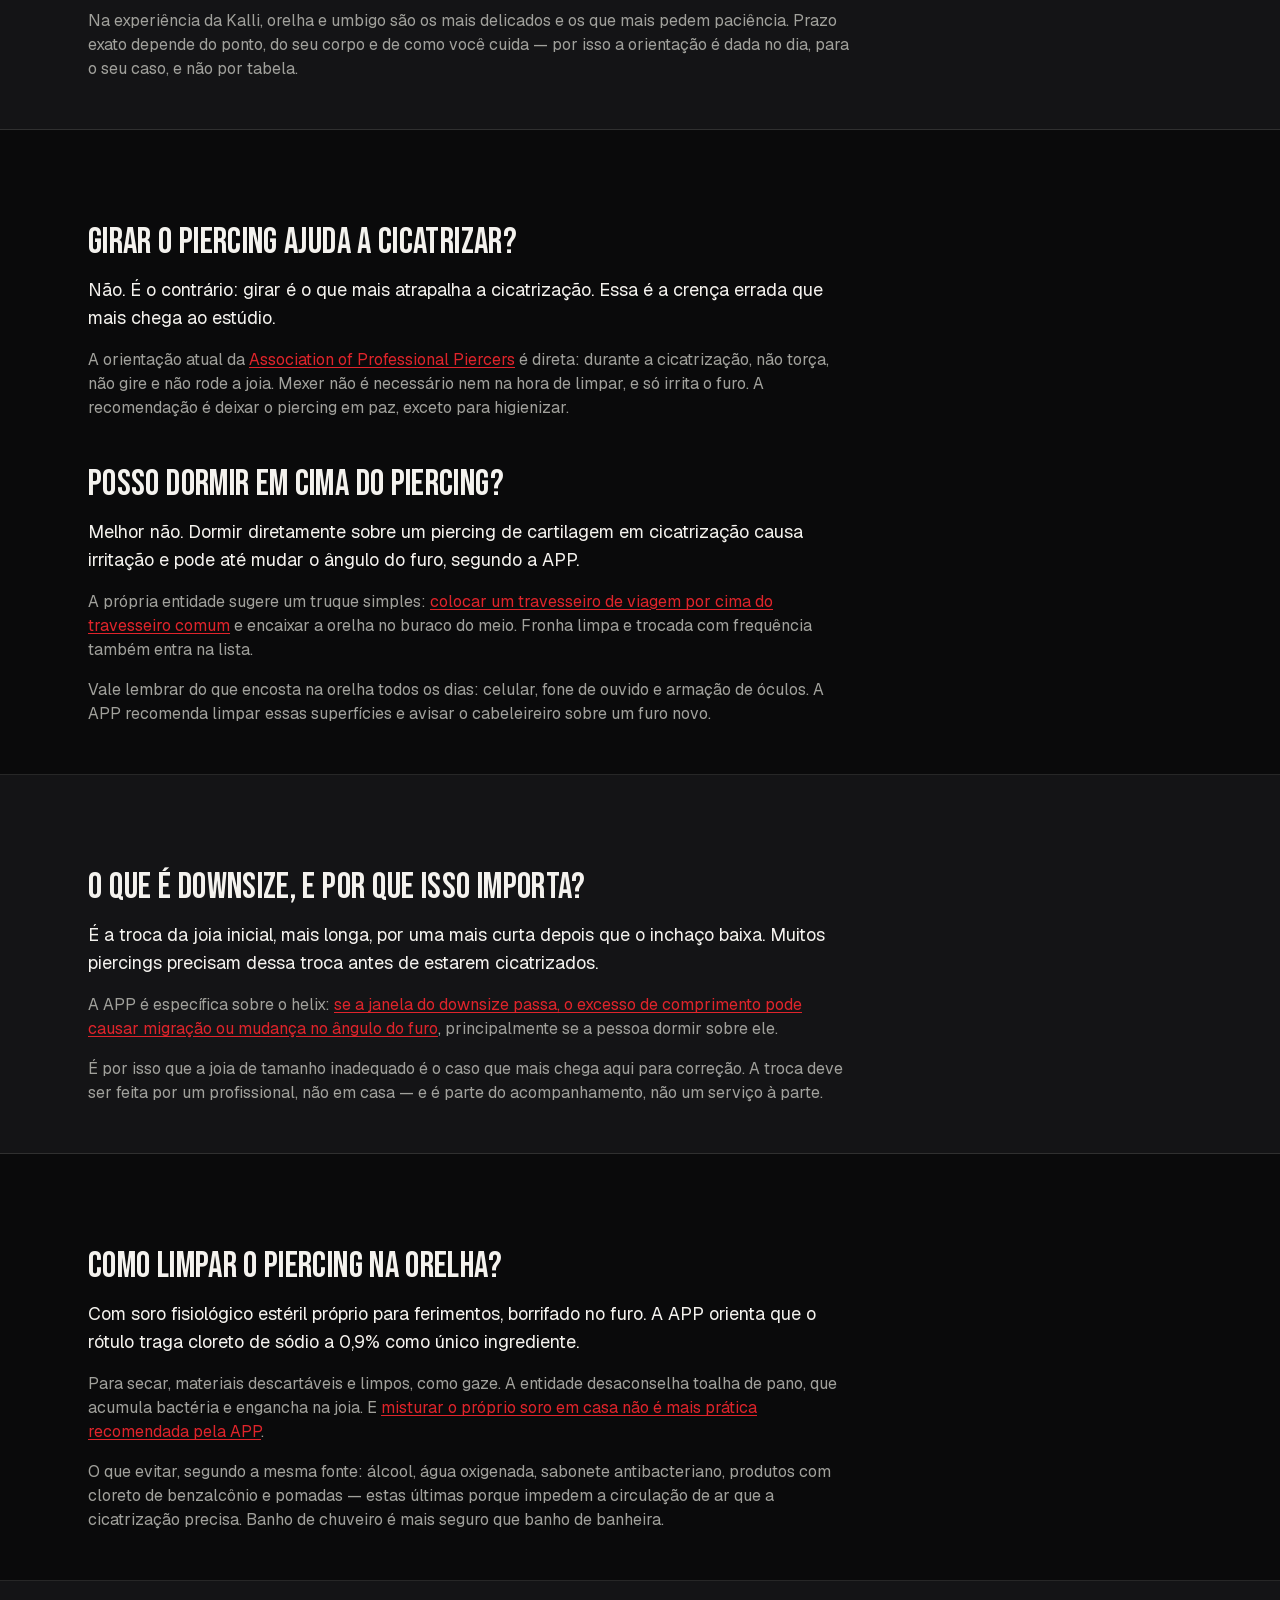
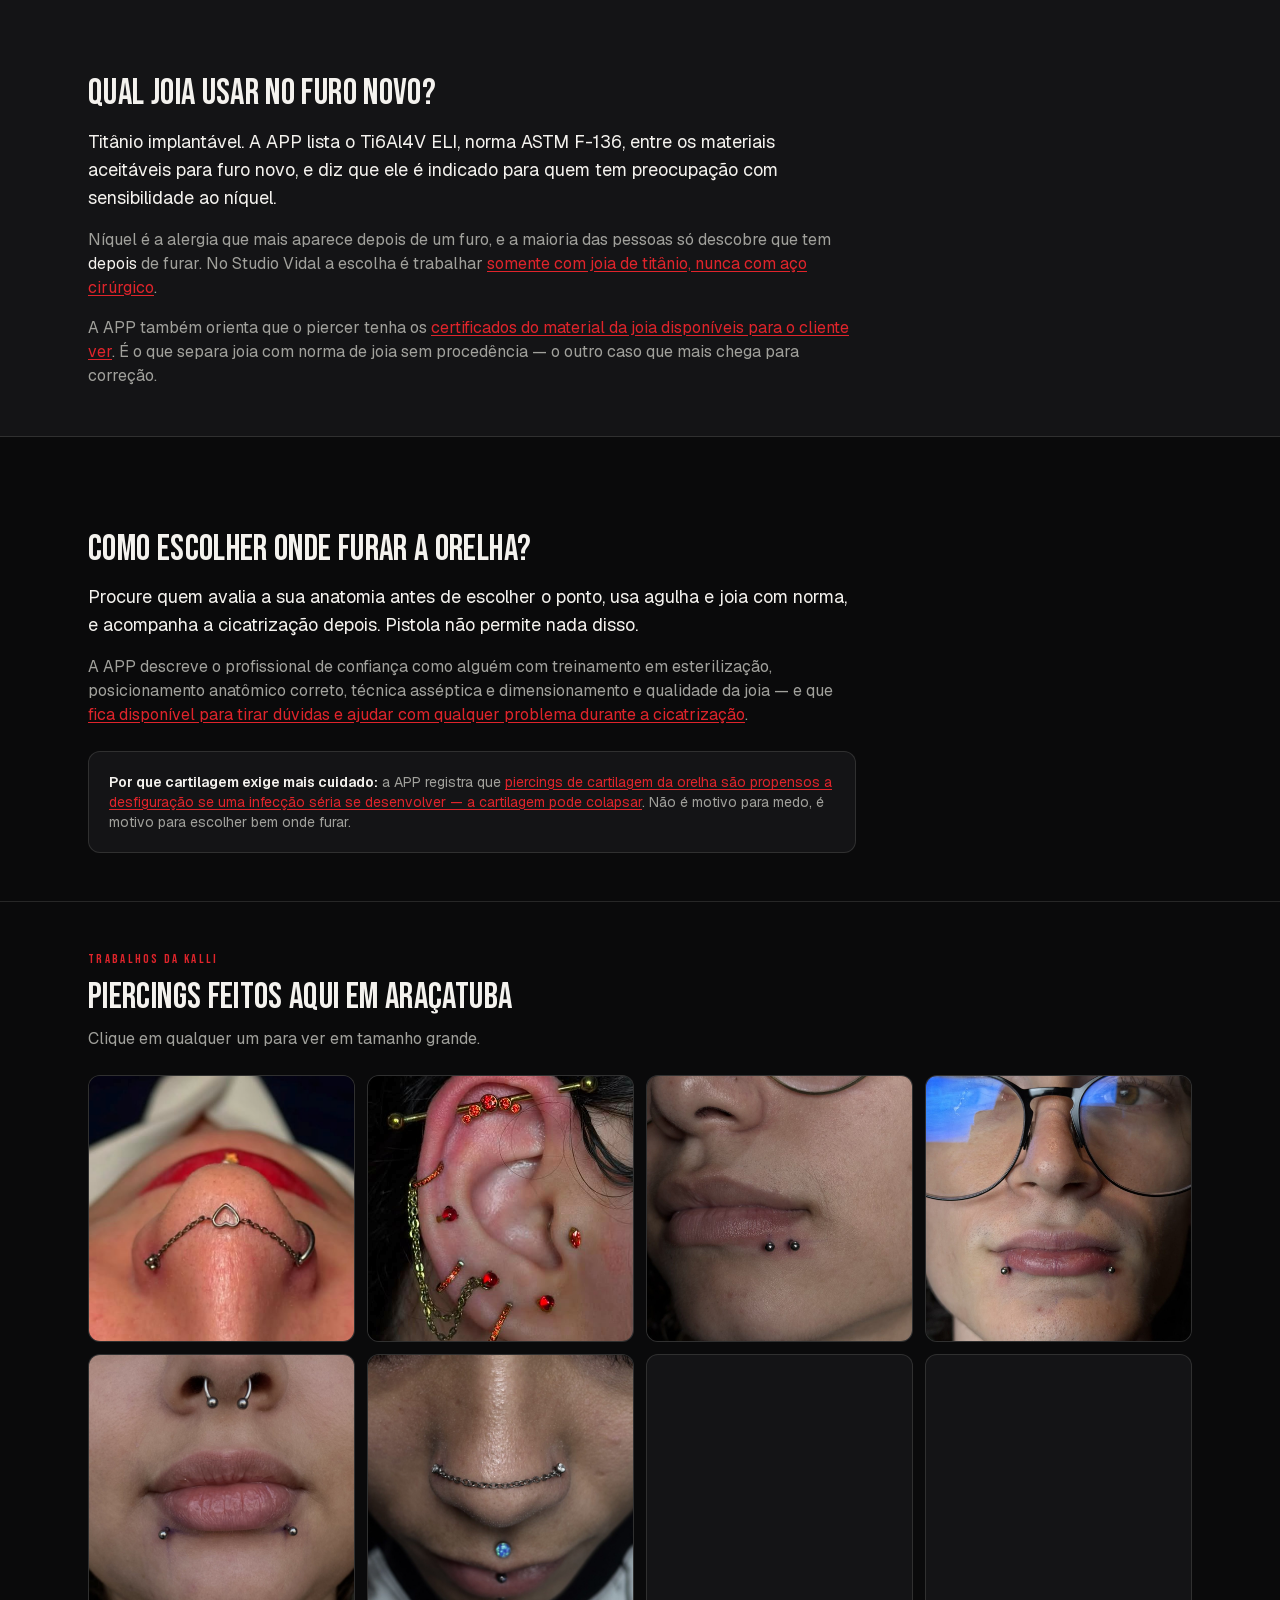
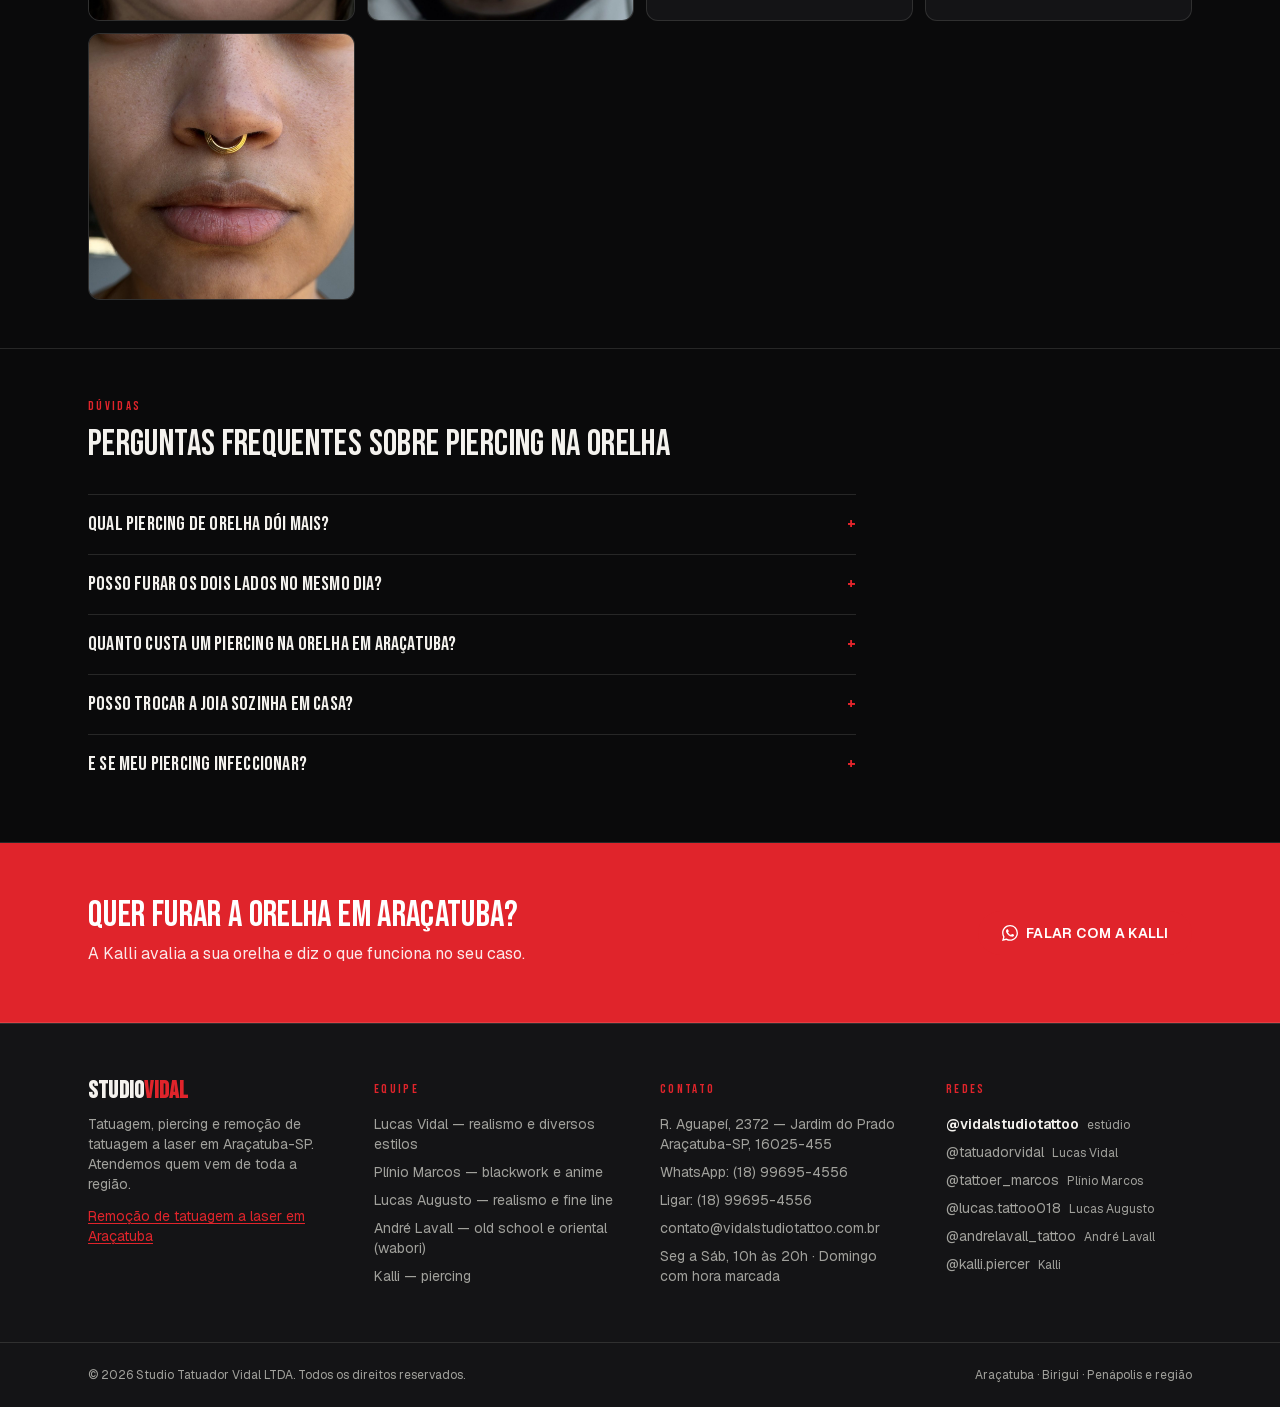
<file: blog/piercing-na-orelha/index.html>
<!DOCTYPE html><html lang="pt-BR" class="geist_286012c1-module__On7J0G__variable bebas_neue_35dde67c-module__gbz6pq__variable h-full"><head><meta charSet="utf-8"/><meta name="viewport" content="width=device-width, initial-scale=1"/><link rel="preload" href="/_next/static/media/7178b3e590c64307-s.p.21jp631_3pja2.woff2" as="font" crossorigin="" type="font/woff2"/><link rel="preload" href="/_next/static/media/caa3a2e1cccd8315-s.p.0wgildi0cnwt9.woff2" as="font" crossorigin="" type="font/woff2"/><link rel="preload" href="/_next/static/media/fabcf92ba1ccea36-s.p.1w_qz2ahumqmz.woff2" as="font" crossorigin="" type="font/woff2"/><link rel="preload" as="image" href="/logo.png"/><link rel="stylesheet" href="/_next/static/chunks/2mdvxqg6js-as.css" data-precedence="next"/><link rel="preload" as="script" fetchPriority="low" href="/_next/static/chunks/3l04zcqx63h3y.js"/><script src="/_next/static/chunks/3smteaqlw7m56.js" async=""></script><script src="/_next/static/chunks/08ttfj81-47mu.js" async=""></script><script src="/_next/static/chunks/turbopack-2fn_jka5vi9vg.js" async=""></script><script src="/_next/static/chunks/3fntmmi971322.js" async="" crossorigin=""></script><script src="/_next/static/chunks/3v-ip_ikwmteq.js" async="" crossorigin=""></script><meta name="next-size-adjust" content=""/><title>Piercing na Orelha: Tipos, Dor e Cicatrização | Guia</title><meta name="description" content="Guia de piercing na orelha: helix, tragus, conch, daith e lóbulo. Quanto tempo cicatriza, por que não girar a joia e como escolher onde furar."/><meta name="robots" content="index, follow"/><link rel="canonical" href="https://vidalstudiotattoo.com.br/blog/piercing-na-orelha/"/><meta name="google-site-verification" content="hvZZctJJMVmrsGWq0S1Wy24OekyN2QrZqn3JxtMqLF4"/><meta property="og:title" content="Piercing na orelha: tipos, dor e cicatrização"/><meta property="og:description" content="O que muda entre lóbulo e cartilagem, quanto tempo leva e os erros que mais aparecem para correção."/><meta property="og:url" content="https://vidalstudiotattoo.com.br/blog/piercing-na-orelha/"/><meta property="og:locale" content="pt_BR"/><meta property="og:image" content="https://vidalstudiotattoo.com.br/artistas/kalli/03.jpg"/><meta property="og:image:alt" content="Piercing na orelha"/><meta property="og:type" content="article"/><meta name="twitter:card" content="summary_large_image"/><meta name="twitter:title" content="Piercing na orelha: tipos, dor e cicatrização"/><meta name="twitter:description" content="O que muda entre lóbulo e cartilagem, quanto tempo leva e os erros que mais aparecem para correção."/><meta name="twitter:image" content="https://vidalstudiotattoo.com.br/artistas/kalli/03.jpg"/><meta name="twitter:image:alt" content="Piercing na orelha"/><link rel="icon" href="/icon.png?icon.0lt39u8jc4_on.png" sizes="512x512" type="image/png"/><script src="/_next/static/chunks/0cz1d0mv5g_q7.js" noModule=""></script></head><body class="min-h-full flex flex-col bg-ink text-bone"><div hidden=""><!--$--><!--/$--></div><script type="application/ld+json">{"@context":"https://schema.org","@type":"Article","headline":"Piercing na orelha: tipos, dor e cicatrização","description":"Guia sobre piercing na orelha: os pontos, quanto tempo cicatriza, cuidados e como escolher onde furar.","image":"https://vidalstudiotattoo.com.br/artistas/kalli/03.jpg","author":{"@type":"Person","name":"Kalli","jobTitle":"Body piercer","url":"https://vidalstudiotattoo.com.br/artistas/kalli/"},"publisher":{"@type":"Organization","name":"Studio Vidal","url":"https://vidalstudiotattoo.com.br"},"mainEntityOfPage":"https://vidalstudiotattoo.com.br/blog/piercing-na-orelha/"}</script><script type="application/ld+json">{"@context":"https://schema.org","@type":"FAQPage","mainEntity":[{"@type":"Question","name":"Qual piercing de orelha dói mais?","acceptedAnswer":{"@type":"Answer","text":"Varia de pessoa para pessoa, mas de forma geral os furos em cartilagem — como helix, conch e daith — incomodam mais que o lóbulo, que é tecido mole. A colocação em si dura poucos segundos. Se a dor é o que está te segurando, fala com a Kalli antes: ela explica o que esperar do ponto que você quer."}},{"@type":"Question","name":"Posso furar os dois lados no mesmo dia?","acceptedAnswer":{"@type":"Answer","text":"Dá, mas tem um detalhe prático: se os dois furos forem em cartilagem, você fica sem um lado confortável para dormir durante a cicatrização. A APP alerta que dormir sobre um piercing de cartilagem em cicatrização pode irritar e até mudar o ângulo do furo. Por isso, em projeto de orelha, costuma valer mais fazer por etapas."}},{"@type":"Question","name":"Quanto custa um piercing na orelha em Araçatuba?","acceptedAnswer":{"@type":"Answer","text":"No Studio Vidal começa em R$ 140, já com a joia de titânio. O valor muda conforme o ponto e a joia escolhida. Parcelamos em até 6 vezes sem juros. Manda pelo WhatsApp qual furo você quer que a gente responde com o valor e os horários."}},{"@type":"Question","name":"Posso trocar a joia sozinha em casa?","acceptedAnswer":{"@type":"Answer","text":"Durante a cicatrização, não. A orientação da Association of Professional Piercers é deixar a joia inicial no lugar durante todo o processo, a não ser que haja problema de tamanho, modelo ou material — e que downsizes e trocas durante a cicatrização sejam feitos por um profissional qualificado."}},{"@type":"Question","name":"E se meu piercing infeccionar?","acceptedAnswer":{"@type":"Answer","text":"Procure atendimento. A APP registra que piercings de cartilagem da orelha são propensos a desfiguração se uma infecção séria se desenvolver, porque a cartilagem pode colapsar. Não é para entrar em pânico com uma vermelhidão nos primeiros dias, que é normal — é para não deixar passar se piorar, espalhar ou aparecer pus."}}]}</script><script type="application/ld+json">{"@context":"https://schema.org","@type":"BreadcrumbList","itemListElement":[{"@type":"ListItem","position":1,"name":"Início","item":"https://vidalstudiotattoo.com.br/"},{"@type":"ListItem","position":2,"name":"Piercing em Araçatuba","item":"https://vidalstudiotattoo.com.br/piercing-aracatuba/"},{"@type":"ListItem","position":3,"name":"Piercing na orelha","item":"https://vidalstudiotattoo.com.br/blog/piercing-na-orelha/"}]}</script><span id="top"></span><header class="sticky top-0 z-50 border-b border-line bg-ink/90 backdrop-blur"><div class="container-x flex h-16 items-center justify-between"><a href="/" class="flex items-center gap-2" aria-label="Studio Vidal"><img src="/logo.png" alt="" aria-hidden="true" class="h-9 w-auto [filter:brightness(0)_invert(1)]"/><span class="font-display text-2xl tracking-wide">Studio<span class="text-accent">Vidal</span></span></a><nav class="hidden items-center gap-7 md:flex"><a href="/#tatuagem" class="text-sm text-muted transition-colors hover:text-bone">Tatuagem</a><a href="/piercing-aracatuba/" class="text-sm text-muted transition-colors hover:text-bone">Piercing</a><a href="/#portfolio" class="text-sm text-muted transition-colors hover:text-bone">Portfólio</a><a href="/remocao-de-tatuagem-a-laser-aracatuba/" class="text-sm text-muted transition-colors hover:text-bone">Remoção a laser</a><a href="/artistas/" class="text-sm text-muted transition-colors hover:text-bone">Artistas</a><a href="/#contato" class="text-sm text-muted transition-colors hover:text-bone">Contato</a></nav><div class="hidden md:block"><a href="https://wa.me/5518996954556?text=Ol%C3%A1!%20Vim%20pelo%20site%20e%20gostaria%20de%20uma%20informa%C3%A7%C3%A3o." target="_blank" rel="noopener noreferrer" class="inline-flex items-center justify-center gap-2 rounded-full px-6 py-3 text-sm font-semibold uppercase tracking-wide transition-colors bg-accent text-white hover:bg-accent-hover !py-2 !px-4"><svg viewBox="0 0 24 24" aria-hidden="true" class="h-4 w-4 fill-current"><path d="M17.472 14.382c-.297-.149-1.758-.867-2.03-.967-.273-.099-.471-.148-.67.15-.197.297-.767.966-.94 1.164-.173.199-.347.223-.644.075-.297-.15-1.255-.463-2.39-1.475-.883-.788-1.48-1.761-1.653-2.059-.173-.297-.018-.458.13-.606.134-.133.297-.347.446-.52.149-.174.198-.298.298-.497.099-.198.05-.371-.025-.52-.075-.149-.669-1.612-.916-2.207-.242-.579-.487-.5-.669-.51l-.57-.01c-.198 0-.52.074-.792.372-.272.297-1.04 1.016-1.04 2.479 0 1.462 1.065 2.875 1.213 3.074.149.198 2.096 3.2 5.077 4.487.709.306 1.262.489 1.694.625.712.227 1.36.195 1.871.118.571-.085 1.758-.719 2.006-1.413.248-.694.248-1.289.173-1.413-.074-.124-.272-.198-.57-.347m-5.421 7.403h-.004a9.87 9.87 0 01-5.031-1.378l-.361-.214-3.741.982.998-3.648-.235-.374a9.86 9.86 0 01-1.51-5.26c.001-5.45 4.436-9.884 9.888-9.884 2.64 0 5.122 1.03 6.988 2.898a9.825 9.825 0 012.893 6.994c-.003 5.45-4.437 9.884-9.885 9.884m8.413-18.297A11.815 11.815 0 0012.05 0C5.495 0 .16 5.335.157 11.892c0 2.096.547 4.142 1.588 5.945L.057 24l6.305-1.654a11.882 11.882 0 005.683 1.448h.005c6.554 0 11.89-5.335 11.893-11.893a11.821 11.821 0 00-3.48-8.413z"></path></svg>Agendar</a></div><button type="button" aria-label="Abrir menu" aria-expanded="false" class="md:hidden"><span class="block h-0.5 w-6 bg-bone"></span><span class="mt-1.5 block h-0.5 w-6 bg-bone"></span><span class="mt-1.5 block h-0.5 w-6 bg-bone"></span></button></div></header><main class="flex-1"><article><section class="border-b border-line"><div class="container-x py-14 md:py-20"><nav aria-label="Você está aqui" class="mb-6 text-xs text-muted"><a href="/" class="hover:text-bone">Início</a><span class="mx-2">/</span><a href="/piercing-aracatuba/" class="hover:text-bone">Piercing</a><span class="mx-2">/</span><span class="text-bone">Piercing na orelha</span></nav><p class="kicker mb-3">Guia</p><h1 class="font-display text-4xl leading-[1.05] sm:text-5xl md:text-6xl">Piercing na orelha:<!-- --> <span class="text-accent">tipos, dor e cicatrização</span></h1><p class="mt-7 max-w-3xl text-lg text-bone">A orelha tem dois tipos de tecido que se comportam de formas diferentes: o lóbulo, que é mole, e a cartilagem, que é dura. É essa diferença que mais muda a dor, o tempo de cicatrização e o cuidado.</p><p class="mt-4 max-w-3xl text-muted">Este guia foi escrito com a<!-- --> <a href="/artistas/kalli/" class="text-accent underline underline-offset-2">Kalli, body piercer do Studio Vidal</a>, em Araçatuba, e as afirmações técnicas estão linkadas à Association of Professional Piercers, a entidade da profissão.</p></div></section><section class="border-b border-line"><div class="container-x py-12"><h2 id="pontos" class="font-display mt-12 scroll-mt-24 text-3xl sm:text-4xl">Quais são os piercings de orelha?</h2><p class="mt-4 max-w-3xl text-lg text-bone">Cada nome é um ponto diferente da orelha. O lóbulo é o único em tecido mole; todos os outros atravessam cartilagem, e é por isso que se comportam de outro jeito.</p><div class="mt-8 overflow-x-auto"><table class="table-stack w-full border-collapse text-left text-sm"><thead><tr class="border-b border-line text-xs uppercase tracking-wide text-muted"><th scope="col" class="py-3 pr-4">Ponto</th><th scope="col" class="py-3 pr-4">Onde fica</th><th scope="col" class="py-3 pr-4">Tecido</th><th scope="col" class="py-3">O que pesar na escolha</th></tr></thead><tbody><tr class="border-b border-line align-top"><td data-label="Ponto" class="py-3 pr-4 font-semibold text-bone">Lóbulo</td><td data-label="Onde fica" class="py-3 pr-4 text-muted">A parte mole embaixo da orelha</td><td data-label="Tecido" class="py-3 pr-4 text-muted">Mole</td><td data-label="O que pesar" class="py-3 text-muted">O furo mais comum e o único fora da cartilagem. Costuma incomodar menos.</td></tr><tr class="border-b border-line align-top"><td data-label="Ponto" class="py-3 pr-4 font-semibold text-bone">Helix</td><td data-label="Onde fica" class="py-3 pr-4 text-muted">A borda externa superior</td><td data-label="Tecido" class="py-3 pr-4 text-muted">Cartilagem</td><td data-label="O que pesar" class="py-3 text-muted">É o ponto em que a APP alerta para não perder a janela do downsize.</td></tr><tr class="border-b border-line align-top"><td data-label="Ponto" class="py-3 pr-4 font-semibold text-bone">Tragus</td><td data-label="Onde fica" class="py-3 pr-4 text-muted">A saliência na frente do canal auditivo</td><td data-label="Tecido" class="py-3 pr-4 text-muted">Cartilagem</td><td data-label="O que pesar" class="py-3 text-muted">Espaço pequeno: a espessura da sua anatomia define se cabe.</td></tr><tr class="border-b border-line align-top"><td data-label="Ponto" class="py-3 pr-4 font-semibold text-bone">Antitragus</td><td data-label="Onde fica" class="py-3 pr-4 text-muted">A saliência oposta, acima do lóbulo</td><td data-label="Tecido" class="py-3 pr-4 text-muted">Cartilagem</td><td data-label="O que pesar" class="py-3 text-muted">Depende de haver relevo suficiente no seu formato de orelha.</td></tr><tr class="border-b border-line align-top"><td data-label="Ponto" class="py-3 pr-4 font-semibold text-bone">Conch</td><td data-label="Onde fica" class="py-3 pr-4 text-muted">A concha, no meio da orelha</td><td data-label="Tecido" class="py-3 pr-4 text-muted">Cartilagem</td><td data-label="O que pesar" class="py-3 text-muted">Área larga, com mais liberdade de posicionamento.</td></tr><tr class="border-b border-line align-top"><td data-label="Ponto" class="py-3 pr-4 font-semibold text-bone">Daith</td><td data-label="Onde fica" class="py-3 pr-4 text-muted">A dobra interna, acima do canal</td><td data-label="Tecido" class="py-3 pr-4 text-muted">Cartilagem</td><td data-label="O que pesar" class="py-3 text-muted">Só funciona se a dobra existir no seu formato — nem toda orelha tem.</td></tr><tr class="border-b border-line align-top"><td data-label="Ponto" class="py-3 pr-4 font-semibold text-bone">Rook</td><td data-label="Onde fica" class="py-3 pr-4 text-muted">A dobra da cartilagem na parte de cima</td><td data-label="Tecido" class="py-3 pr-4 text-muted">Cartilagem</td><td data-label="O que pesar" class="py-3 text-muted">Mesma questão do daith: depende da sua anatomia.</td></tr><tr class="border-b border-line align-top"><td data-label="Ponto" class="py-3 pr-4 font-semibold text-bone">Industrial</td><td data-label="Onde fica" class="py-3 pr-4 text-muted">Dois furos ligados por uma barra</td><td data-label="Tecido" class="py-3 pr-4 text-muted">Cartilagem</td><td data-label="O que pesar" class="py-3 text-muted">Exige que os dois pontos fiquem alinhados na sua orelha.</td></tr></tbody></table></div><p class="mt-4 max-w-3xl text-muted">Nem toda orelha comporta todo ponto. O daith e o rook dependem de dobras que algumas pessoas simplesmente não têm no formato necessário, e é por isso que a avaliação da anatomia vem antes da escolha do furo.</p></div></section><section class="border-b border-line bg-surface"><div class="container-x py-12"><h2 id="cicatrizacao" class="font-display mt-12 scroll-mt-24 text-3xl sm:text-4xl">Quanto tempo leva para cicatrizar um piercing na orelha?</h2><p class="mt-4 max-w-3xl text-lg text-bone">Cartilagem leva bem mais tempo que lóbulo. A Association of Professional Piercers registra que tecidos mais duros, como a cartilagem da orelha, podem levar seis meses ou mais.</p><p class="mt-4 max-w-3xl text-muted">A entidade também faz um alerta que explica boa parte dos problemas:<!-- --> <a href="https://safepiercing.org/aftercare/" target="_blank" rel="noopener noreferrer" class="text-accent underline underline-offset-2">um piercing pode parecer cicatrizado antes de a cicatrização ter realmente terminado</a>. É nesse intervalo que muita gente troca a joia sozinha, dorme de qualquer jeito e acaba com um furo irritado.</p><p class="mt-4 max-w-3xl text-muted">Na experiência da Kalli, orelha e umbigo são os mais delicados e os que mais pedem paciência. Prazo exato depende do ponto, do seu corpo e de como você cuida — por isso a orientação é dada no dia, para o seu caso, e não por tabela.</p></div></section><section class="border-b border-line"><div class="container-x py-12"><h2 id="girar" class="font-display mt-12 scroll-mt-24 text-3xl sm:text-4xl">Girar o piercing ajuda a cicatrizar?</h2><p class="mt-4 max-w-3xl text-lg text-bone">Não. É o contrário: girar é o que mais atrapalha a cicatrização. Essa é a crença errada que mais chega ao estúdio.</p><p class="mt-4 max-w-3xl text-muted">A orientação atual da<!-- --> <a href="https://safepiercing.org/aftercare/" target="_blank" rel="noopener noreferrer" class="text-accent underline underline-offset-2">Association of Professional Piercers</a> <!-- -->é direta: durante a cicatrização, não torça, não gire e não rode a joia. Mexer não é necessário nem na hora de limpar, e só irrita o furo. A recomendação é deixar o piercing em paz, exceto para higienizar.</p><h2 id="dormir" class="font-display mt-12 scroll-mt-24 text-3xl sm:text-4xl">Posso dormir em cima do piercing?</h2><p class="mt-4 max-w-3xl text-lg text-bone">Melhor não. Dormir diretamente sobre um piercing de cartilagem em cicatrização causa irritação e pode até mudar o ângulo do furo, segundo a APP.</p><p class="mt-4 max-w-3xl text-muted">A própria entidade sugere um truque simples:<!-- --> <a href="https://safepiercing.org/aftercare/" target="_blank" rel="noopener noreferrer" class="text-accent underline underline-offset-2">colocar um travesseiro de viagem por cima do travesseiro comum</a> <!-- -->e encaixar a orelha no buraco do meio. Fronha limpa e trocada com frequência também entra na lista.</p><p class="mt-4 max-w-3xl text-muted">Vale lembrar do que encosta na orelha todos os dias: celular, fone de ouvido e armação de óculos. A APP recomenda limpar essas superfícies e avisar o cabeleireiro sobre um furo novo.</p></div></section><section class="border-b border-line bg-surface"><div class="container-x py-12"><h2 id="downsize" class="font-display mt-12 scroll-mt-24 text-3xl sm:text-4xl">O que é downsize, e por que isso importa?</h2><p class="mt-4 max-w-3xl text-lg text-bone">É a troca da joia inicial, mais longa, por uma mais curta depois que o inchaço baixa. Muitos piercings precisam dessa troca antes de estarem cicatrizados.</p><p class="mt-4 max-w-3xl text-muted">A APP é específica sobre o helix:<!-- --> <a href="https://safepiercing.org/piercing-faq/" target="_blank" rel="noopener noreferrer" class="text-accent underline underline-offset-2">se a janela do downsize passa, o excesso de comprimento pode causar migração ou mudança no ângulo do furo</a>, principalmente se a pessoa dormir sobre ele.</p><p class="mt-4 max-w-3xl text-muted">É por isso que a joia de tamanho inadequado é o caso que mais chega aqui para correção. A troca deve ser feita por um profissional, não em casa — e é parte do acompanhamento, não um serviço à parte.</p></div></section><section class="border-b border-line"><div class="container-x py-12"><h2 id="limpeza" class="font-display mt-12 scroll-mt-24 text-3xl sm:text-4xl">Como limpar o piercing na orelha?</h2><p class="mt-4 max-w-3xl text-lg text-bone">Com soro fisiológico estéril próprio para ferimentos, borrifado no furo. A APP orienta que o rótulo traga cloreto de sódio a 0,9% como único ingrediente.</p><p class="mt-4 max-w-3xl text-muted">Para secar, materiais descartáveis e limpos, como gaze. A entidade desaconselha toalha de pano, que acumula bactéria e engancha na joia. E<!-- --> <a href="https://safepiercing.org/aftercare/" target="_blank" rel="noopener noreferrer" class="text-accent underline underline-offset-2">misturar o próprio soro em casa não é mais prática recomendada pela APP</a>.</p><p class="mt-4 max-w-3xl text-muted">O que evitar, segundo a mesma fonte: álcool, água oxigenada, sabonete antibacteriano, produtos com cloreto de benzalcônio e pomadas — estas últimas porque impedem a circulação de ar que a cicatrização precisa. Banho de chuveiro é mais seguro que banho de banheira.</p></div></section><section class="border-b border-line bg-surface"><div class="container-x py-12"><h2 id="material" class="font-display mt-12 scroll-mt-24 text-3xl sm:text-4xl">Qual joia usar no furo novo?</h2><p class="mt-4 max-w-3xl text-lg text-bone">Titânio implantável. A APP lista o Ti6Al4V ELI, norma ASTM F-136, entre os materiais aceitáveis para furo novo, e diz que ele é indicado para quem tem preocupação com sensibilidade ao níquel.</p><p class="mt-4 max-w-3xl text-muted">Níquel é a alergia que mais aparece depois de um furo, e a maioria das pessoas só descobre que tem<!-- --> <span class="text-bone">depois</span> de furar. No Studio Vidal a escolha é trabalhar<!-- --> <a href="/piercing-aracatuba/" class="text-accent underline underline-offset-2">somente com joia de titânio, nunca com aço cirúrgico</a>.</p><p class="mt-4 max-w-3xl text-muted">A APP também orienta que o piercer tenha os<!-- --> <a href="https://safepiercing.org/jewelry-for-initial-piercings/" target="_blank" rel="noopener noreferrer" class="text-accent underline underline-offset-2">certificados do material da joia disponíveis para o cliente ver</a>. É o que separa joia com norma de joia sem procedência — o outro caso que mais chega para correção.</p></div></section><section class="border-b border-line"><div class="container-x py-12"><h2 id="escolher" class="font-display mt-12 scroll-mt-24 text-3xl sm:text-4xl">Como escolher onde furar a orelha?</h2><p class="mt-4 max-w-3xl text-lg text-bone">Procure quem avalia a sua anatomia antes de escolher o ponto, usa agulha e joia com norma, e acompanha a cicatrização depois. Pistola não permite nada disso.</p><p class="mt-4 max-w-3xl text-muted">A APP descreve o profissional de confiança como alguém com treinamento em esterilização, posicionamento anatômico correto, técnica asséptica e dimensionamento e qualidade da joia — e que<!-- --> <a href="https://safepiercing.org/piercing-faq/" target="_blank" rel="noopener noreferrer" class="text-accent underline underline-offset-2">fica disponível para tirar dúvidas e ajudar com qualquer problema durante a cicatrização</a>.</p><div class="mt-6 max-w-3xl rounded-xl border border-line bg-surface p-5"><p class="text-sm text-muted"><span class="font-semibold text-bone">Por que cartilagem exige mais cuidado:</span> <!-- -->a APP registra que<!-- --> <a href="https://safepiercing.org/piercing-faq/" target="_blank" rel="noopener noreferrer" class="text-accent underline underline-offset-2">piercings de cartilagem da orelha são propensos a desfiguração se uma infecção séria se desenvolver — a cartilagem pode colapsar</a>. Não é motivo para medo, é motivo para escolher bem onde furar.</p></div></div></section><section class="border-b border-line"><div class="container-x py-12"><p class="kicker mb-3">Trabalhos da Kalli</p><h2 class="font-display text-3xl sm:text-4xl">Piercings feitos aqui em Araçatuba</h2><p class="mt-3 max-w-2xl text-muted">Clique em qualquer um para ver em tamanho grande.</p><div class="mt-6"><ul class="grid grid-cols-2 gap-3 sm:grid-cols-3 lg:grid-cols-4"><li><button type="button" aria-label="Ampliar: Piercing na orelha com joia de titânio feito pela Kalli — Studio Vidal, Araçatuba 1" class="group relative block w-full overflow-hidden rounded-xl border border-line bg-surface transition-colors hover:border-accent focus:border-accent focus:outline-none"><div class="aspect-square w-full overflow-hidden"><img src="/artistas/kalli/01.jpg" alt="Piercing na orelha com joia de titânio feito pela Kalli — Studio Vidal, Araçatuba 1" loading="lazy" decoding="async" class="h-full w-full object-cover transition-transform duration-300 group-hover:scale-105"/></div></button></li><li><button type="button" aria-label="Ampliar: Piercing na orelha com joia de titânio feito pela Kalli — Studio Vidal, Araçatuba 2" class="group relative block w-full overflow-hidden rounded-xl border border-line bg-surface transition-colors hover:border-accent focus:border-accent focus:outline-none"><div class="aspect-square w-full overflow-hidden"><img src="/artistas/kalli/02.jpg" alt="Piercing na orelha com joia de titânio feito pela Kalli — Studio Vidal, Araçatuba 2" loading="lazy" decoding="async" class="h-full w-full object-cover transition-transform duration-300 group-hover:scale-105"/></div></button></li><li><button type="button" aria-label="Ampliar: Piercing na orelha com joia de titânio feito pela Kalli — Studio Vidal, Araçatuba 3" class="group relative block w-full overflow-hidden rounded-xl border border-line bg-surface transition-colors hover:border-accent focus:border-accent focus:outline-none"><div class="aspect-square w-full overflow-hidden"><img src="/artistas/kalli/03.jpg" alt="Piercing na orelha com joia de titânio feito pela Kalli — Studio Vidal, Araçatuba 3" loading="lazy" decoding="async" class="h-full w-full object-cover transition-transform duration-300 group-hover:scale-105"/></div></button></li><li><button type="button" aria-label="Ampliar: Piercing na orelha com joia de titânio feito pela Kalli — Studio Vidal, Araçatuba 4" class="group relative block w-full overflow-hidden rounded-xl border border-line bg-surface transition-colors hover:border-accent focus:border-accent focus:outline-none"><div class="aspect-square w-full overflow-hidden"><img src="/artistas/kalli/04.jpg" alt="Piercing na orelha com joia de titânio feito pela Kalli — Studio Vidal, Araçatuba 4" loading="lazy" decoding="async" class="h-full w-full object-cover transition-transform duration-300 group-hover:scale-105"/></div></button></li><li><button type="button" aria-label="Ampliar: Piercing na orelha com joia de titânio feito pela Kalli — Studio Vidal, Araçatuba 5" class="group relative block w-full overflow-hidden rounded-xl border border-line bg-surface transition-colors hover:border-accent focus:border-accent focus:outline-none"><div class="aspect-square w-full overflow-hidden"><img src="/artistas/kalli/05.jpg" alt="Piercing na orelha com joia de titânio feito pela Kalli — Studio Vidal, Araçatuba 5" loading="lazy" decoding="async" class="h-full w-full object-cover transition-transform duration-300 group-hover:scale-105"/></div></button></li><li><button type="button" aria-label="Ampliar: Piercing na orelha com joia de titânio feito pela Kalli — Studio Vidal, Araçatuba 6" class="group relative block w-full overflow-hidden rounded-xl border border-line bg-surface transition-colors hover:border-accent focus:border-accent focus:outline-none"><div class="aspect-square w-full overflow-hidden"><img src="/artistas/kalli/06.jpg" alt="Piercing na orelha com joia de titânio feito pela Kalli — Studio Vidal, Araçatuba 6" loading="lazy" decoding="async" class="h-full w-full object-cover transition-transform duration-300 group-hover:scale-105"/></div></button></li><li><button type="button" aria-label="Ampliar: Piercing na orelha com joia de titânio feito pela Kalli — Studio Vidal, Araçatuba 7" class="group relative block w-full overflow-hidden rounded-xl border border-line bg-surface transition-colors hover:border-accent focus:border-accent focus:outline-none"><div class="aspect-square w-full overflow-hidden"><img src="/artistas/kalli/07.jpg" alt="Piercing na orelha com joia de titânio feito pela Kalli — Studio Vidal, Araçatuba 7" loading="lazy" decoding="async" class="h-full w-full object-cover transition-transform duration-300 group-hover:scale-105"/></div></button></li><li><button type="button" aria-label="Ampliar: Piercing na orelha com joia de titânio feito pela Kalli — Studio Vidal, Araçatuba 8" class="group relative block w-full overflow-hidden rounded-xl border border-line bg-surface transition-colors hover:border-accent focus:border-accent focus:outline-none"><div class="aspect-square w-full overflow-hidden"><img src="/artistas/kalli/08.jpg" alt="Piercing na orelha com joia de titânio feito pela Kalli — Studio Vidal, Araçatuba 8" loading="lazy" decoding="async" class="h-full w-full object-cover transition-transform duration-300 group-hover:scale-105"/></div></button></li><li><button type="button" aria-label="Ampliar: Piercing na orelha com joia de titânio feito pela Kalli — Studio Vidal, Araçatuba 9" class="group relative block w-full overflow-hidden rounded-xl border border-line bg-surface transition-colors hover:border-accent focus:border-accent focus:outline-none"><div class="aspect-square w-full overflow-hidden"><img src="/artistas/kalli/09.jpg" alt="Piercing na orelha com joia de titânio feito pela Kalli — Studio Vidal, Araçatuba 9" loading="lazy" decoding="async" class="h-full w-full object-cover transition-transform duration-300 group-hover:scale-105"/></div></button></li></ul></div></div></section><section class="border-b border-line"><div class="container-x py-12"><p class="kicker mb-3">Dúvidas</p><h2 class="font-display text-3xl sm:text-4xl">Perguntas frequentes sobre piercing na orelha</h2><div class="mt-8 max-w-3xl"><details class="group border-t border-line py-5"><summary class="flex cursor-pointer items-center justify-between gap-4 font-display text-xl text-bone">Qual piercing de orelha dói mais?<span class="text-accent transition-transform group-open:rotate-45">+</span></summary><p class="mt-3 text-muted">Varia de pessoa para pessoa, mas de forma geral os furos em cartilagem — como helix, conch e daith — incomodam mais que o lóbulo, que é tecido mole. A colocação em si dura poucos segundos. Se a dor é o que está te segurando, fala com a Kalli antes: ela explica o que esperar do ponto que você quer.</p></details><details class="group border-t border-line py-5"><summary class="flex cursor-pointer items-center justify-between gap-4 font-display text-xl text-bone">Posso furar os dois lados no mesmo dia?<span class="text-accent transition-transform group-open:rotate-45">+</span></summary><p class="mt-3 text-muted">Dá, mas tem um detalhe prático: se os dois furos forem em cartilagem, você fica sem um lado confortável para dormir durante a cicatrização. A APP alerta que dormir sobre um piercing de cartilagem em cicatrização pode irritar e até mudar o ângulo do furo. Por isso, em projeto de orelha, costuma valer mais fazer por etapas.</p></details><details class="group border-t border-line py-5"><summary class="flex cursor-pointer items-center justify-between gap-4 font-display text-xl text-bone">Quanto custa um piercing na orelha em Araçatuba?<span class="text-accent transition-transform group-open:rotate-45">+</span></summary><p class="mt-3 text-muted">No Studio Vidal começa em R$ 140, já com a joia de titânio. O valor muda conforme o ponto e a joia escolhida. Parcelamos em até 6 vezes sem juros. Manda pelo WhatsApp qual furo você quer que a gente responde com o valor e os horários.</p></details><details class="group border-t border-line py-5"><summary class="flex cursor-pointer items-center justify-between gap-4 font-display text-xl text-bone">Posso trocar a joia sozinha em casa?<span class="text-accent transition-transform group-open:rotate-45">+</span></summary><p class="mt-3 text-muted">Durante a cicatrização, não. A orientação da Association of Professional Piercers é deixar a joia inicial no lugar durante todo o processo, a não ser que haja problema de tamanho, modelo ou material — e que downsizes e trocas durante a cicatrização sejam feitos por um profissional qualificado.</p></details><details class="group border-t border-line py-5"><summary class="flex cursor-pointer items-center justify-between gap-4 font-display text-xl text-bone">E se meu piercing infeccionar?<span class="text-accent transition-transform group-open:rotate-45">+</span></summary><p class="mt-3 text-muted">Procure atendimento. A APP registra que piercings de cartilagem da orelha são propensos a desfiguração se uma infecção séria se desenvolver, porque a cartilagem pode colapsar. Não é para entrar em pânico com uma vermelhidão nos primeiros dias, que é normal — é para não deixar passar se piorar, espalhar ou aparecer pus.</p></details></div></div></section><section class="border-b border-line bg-accent"><div class="container-x flex flex-col items-start gap-6 py-14 md:flex-row md:items-center md:justify-between"><div><h2 class="font-display text-3xl text-white sm:text-4xl">Quer furar a orelha em Araçatuba?</h2><p class="mt-2 text-white/90">A Kalli avalia a sua orelha e diz o que funciona no seu caso.</p></div><a href="https://wa.me/5518996954556?text=Ol%C3%A1!%20Vim%20pelo%20guia%20de%20piercing%20na%20orelha%20e%20queria%20falar%20com%20a%20Kalli." target="_blank" rel="noopener noreferrer" class="inline-flex items-center justify-center gap-2 rounded-full px-6 py-3 text-sm font-semibold uppercase tracking-wide transition-colors bg-accent text-white hover:bg-accent-hover "><svg viewBox="0 0 24 24" aria-hidden="true" class="h-4 w-4 fill-current"><path d="M17.472 14.382c-.297-.149-1.758-.867-2.03-.967-.273-.099-.471-.148-.67.15-.197.297-.767.966-.94 1.164-.173.199-.347.223-.644.075-.297-.15-1.255-.463-2.39-1.475-.883-.788-1.48-1.761-1.653-2.059-.173-.297-.018-.458.13-.606.134-.133.297-.347.446-.52.149-.174.198-.298.298-.497.099-.198.05-.371-.025-.52-.075-.149-.669-1.612-.916-2.207-.242-.579-.487-.5-.669-.51l-.57-.01c-.198 0-.52.074-.792.372-.272.297-1.04 1.016-1.04 2.479 0 1.462 1.065 2.875 1.213 3.074.149.198 2.096 3.2 5.077 4.487.709.306 1.262.489 1.694.625.712.227 1.36.195 1.871.118.571-.085 1.758-.719 2.006-1.413.248-.694.248-1.289.173-1.413-.074-.124-.272-.198-.57-.347m-5.421 7.403h-.004a9.87 9.87 0 01-5.031-1.378l-.361-.214-3.741.982.998-3.648-.235-.374a9.86 9.86 0 01-1.51-5.26c.001-5.45 4.436-9.884 9.888-9.884 2.64 0 5.122 1.03 6.988 2.898a9.825 9.825 0 012.893 6.994c-.003 5.45-4.437 9.884-9.885 9.884m8.413-18.297A11.815 11.815 0 0012.05 0C5.495 0 .16 5.335.157 11.892c0 2.096.547 4.142 1.588 5.945L.057 24l6.305-1.654a11.882 11.882 0 005.683 1.448h.005c6.554 0 11.89-5.335 11.893-11.893a11.821 11.821 0 00-3.48-8.413z"></path></svg>Falar com a Kalli</a></div></section></article></main><footer id="contato" class="border-t border-line bg-surface"><div class="container-x grid gap-10 py-14 md:grid-cols-4"><div><p class="font-display text-2xl font-bold">Studio<span class="text-accent">Vidal</span></p><p class="mt-3 max-w-xs text-sm text-muted">Tatuagem, piercing e remoção de tatuagem a laser em Araçatuba-SP. Atendemos quem vem de toda a região.</p><p class="mt-3 text-sm"><a href="/remocao-de-tatuagem-a-laser-aracatuba/" class="text-accent underline underline-offset-2">Remoção de tatuagem a laser em Araçatuba</a></p></div><div class="text-sm"><h3 class="kicker mb-4">Equipe</h3><ul class="space-y-2 text-muted"><li><a href="/artistas/lucas-vidal/" class="hover:text-bone">Lucas Vidal<!-- --> —<!-- --> <!-- -->realismo e diversos estilos</a></li><li><a href="/artistas/plinio/" class="hover:text-bone">Plínio Marcos<!-- --> —<!-- --> <!-- -->blackwork e anime</a></li><li><a href="/artistas/lucas-augusto/" class="hover:text-bone">Lucas Augusto<!-- --> —<!-- --> <!-- -->realismo e fine line</a></li><li><a href="/artistas/andre-lavall/" class="hover:text-bone">André Lavall<!-- --> —<!-- --> <!-- -->old school e oriental (wabori)</a></li><li><a href="/artistas/kalli/" class="hover:text-bone">Kalli<!-- --> —<!-- --> <!-- -->piercing</a></li></ul></div><div class="text-sm"><h3 class="kicker mb-4">Contato</h3><ul class="space-y-2 text-muted"><li><a href="https://www.google.com/maps/search/?api=1&amp;query=Studio+Vidal+Ara%C3%A7atuba" target="_blank" rel="noopener noreferrer" class="hover:text-bone">R. Aguapeí, 2372<!-- --> — <!-- -->Jardim do Prado<br/>Araçatuba<!-- -->-<!-- -->SP<!-- -->, <!-- -->16025-455</a></li><li><a href="https://wa.me/5518996954556?text=Ol%C3%A1!%20Vim%20pelo%20site%20e%20gostaria%20de%20uma%20informa%C3%A7%C3%A3o." target="_blank" rel="noopener noreferrer" class="hover:text-bone">WhatsApp: <!-- -->(18) 99695-4556</a></li><li><a href="tel:+5518996954556" class="hover:text-bone">Ligar: <!-- -->(18) 99695-4556</a></li><li><a href="mailto:contato@vidalstudiotattoo.com.br" class="hover:text-bone">contato@vidalstudiotattoo.com.br</a></li><li>Seg a Sáb, 10h às 20h · Domingo com hora marcada</li></ul></div><div class="text-sm"><h3 class="kicker mb-4">Redes</h3><ul class="space-y-2 text-muted"><li><a href="https://www.instagram.com/vidalstudiotattoo/" target="_blank" rel="noopener noreferrer" class="font-semibold text-bone hover:text-accent">@vidalstudiotattoo</a><span class="ml-2 text-xs">estúdio</span></li><li><a href="https://instagram.com/tatuadorvidal" target="_blank" rel="noopener noreferrer" class="hover:text-bone">@tatuadorvidal</a><span class="ml-2 text-xs">Lucas Vidal</span></li><li><a href="https://instagram.com/tattoer_marcos" target="_blank" rel="noopener noreferrer" class="hover:text-bone">@tattoer_marcos</a><span class="ml-2 text-xs">Plínio Marcos</span></li><li><a href="https://instagram.com/lucas.tattoo018" target="_blank" rel="noopener noreferrer" class="hover:text-bone">@lucas.tattoo018</a><span class="ml-2 text-xs">Lucas Augusto</span></li><li><a href="https://instagram.com/andrelavall_tattoo" target="_blank" rel="noopener noreferrer" class="hover:text-bone">@andrelavall_tattoo</a><span class="ml-2 text-xs">André Lavall</span></li><li><a href="https://instagram.com/kalli.piercer" target="_blank" rel="noopener noreferrer" class="hover:text-bone">@kalli.piercer</a><span class="ml-2 text-xs">Kalli</span></li></ul></div></div><div class="border-t border-line"><div class="container-x flex flex-col gap-2 pb-24 pt-6 text-xs text-muted sm:flex-row sm:items-center sm:justify-between sm:pb-6"><p>© <!-- -->2026<!-- --> <!-- -->Studio Tatuador Vidal LTDA<!-- -->. Todos os direitos reservados.</p><p>Araçatuba · Birigui · Penápolis e região</p></div></div></footer><a href="https://wa.me/5518996954556?text=Ol%C3%A1!%20Vim%20pelo%20guia%20de%20piercing%20na%20orelha%20e%20queria%20falar%20com%20a%20Kalli." target="_blank" rel="noopener noreferrer" aria-label="Falar no WhatsApp" class="fixed bottom-5 right-5 z-50 flex h-14 w-14 items-center justify-center rounded-full bg-[#25D366] shadow-lg shadow-black/30 transition-transform hover:scale-105"><svg viewBox="0 0 24 24" aria-hidden="true" class="h-7 w-7 fill-white"><path d="M17.472 14.382c-.297-.149-1.758-.867-2.03-.967-.273-.099-.471-.148-.67.15-.197.297-.767.966-.94 1.164-.173.199-.347.223-.644.075-.297-.15-1.255-.463-2.39-1.475-.883-.788-1.48-1.761-1.653-2.059-.173-.297-.018-.458.13-.606.134-.133.297-.347.446-.52.149-.174.198-.298.298-.497.099-.198.05-.371-.025-.52-.075-.149-.669-1.612-.916-2.207-.242-.579-.487-.5-.669-.51l-.57-.01c-.198 0-.52.074-.792.372-.272.297-1.04 1.016-1.04 2.479 0 1.462 1.065 2.875 1.213 3.074.149.198 2.096 3.2 5.077 4.487.709.306 1.262.489 1.694.625.712.227 1.36.195 1.871.118.571-.085 1.758-.719 2.006-1.413.248-.694.248-1.289.173-1.413-.074-.124-.272-.198-.57-.347m-5.421 7.403h-.004a9.87 9.87 0 01-5.031-1.378l-.361-.214-3.741.982.998-3.648-.235-.374a9.86 9.86 0 01-1.51-5.26c.001-5.45 4.436-9.884 9.888-9.884 2.64 0 5.122 1.03 6.988 2.898a9.825 9.825 0 012.893 6.994c-.003 5.45-4.437 9.884-9.885 9.884m8.413-18.297A11.815 11.815 0 0012.05 0C5.495 0 .16 5.335.157 11.892c0 2.096.547 4.142 1.588 5.945L.057 24l6.305-1.654a11.882 11.882 0 005.683 1.448h.005c6.554 0 11.89-5.335 11.893-11.893a11.821 11.821 0 00-3.48-8.413z"></path></svg></a><!--$--><!--/$--><script src="/_next/static/chunks/3l04zcqx63h3y.js" id="_R_" async=""></script><script>(self.__next_f=self.__next_f||[]).push([0])</script><script>self.__next_f.push([1,"1:\"$Sreact.fragment\"\n2:I[39756,[\"/_next/static/chunks/3fntmmi971322.js\"],\"default\"]\n3:I[37457,[\"/_next/static/chunks/3fntmmi971322.js\"],\"default\"]\nf:I[68027,[\"/_next/static/chunks/3fntmmi971322.js\"],\"default\",1]\n:HL[\"/_next/static/chunks/2mdvxqg6js-as.css\",\"style\"]\n:HL[\"/_next/static/media/7178b3e590c64307-s.p.21jp631_3pja2.woff2\",\"font\",{\"crossOrigin\":\"\",\"type\":\"font/woff2\"}]\n:HL[\"/_next/static/media/caa3a2e1cccd8315-s.p.0wgildi0cnwt9.woff2\",\"font\",{\"crossOrigin\":\"\",\"type\":\"font/woff2\"}]\n:HL[\"/_next/static/media/fabcf92ba1ccea36-s.p.1w_qz2ahumqmz.woff2\",\"font\",{\"crossOrigin\":\"\",\"type\":\"font/woff2\"}]\n4:T871,{\"@context\":\"https://schema.org\",\"@type\":\"FAQPage\",\"mainEntity\":[{\"@type\":\"Question\",\"name\":\"Qual piercing de orelha dói mais?\",\"acceptedAnswer\":{\"@type\":\"Answer\",\"text\":\"Varia de pessoa para pessoa, mas de forma geral os furos em cartilagem — como helix, conch e daith — incomodam mais que o lóbulo, que é tecido mole. A colocação em si dura poucos segundos. Se a dor é o que está te segurando, fala com a Kalli antes: ela explica o que esperar do ponto que você quer.\"}},{\"@type\":\"Question\",\"name\":\"Posso furar os dois lados no mesmo dia?\",\"acceptedAnswer\":{\"@type\":\"Answer\",\"text\":\"Dá, mas tem um detalhe prático: se os dois furos forem em cartilagem, você fica sem um lado confortável para dormir durante a cicatrização. A APP alerta que dormir sobre um piercing de cartilagem em cicatrização pode irritar e até mudar o ângulo do furo. Por isso, em projeto de orelha, costuma valer mais fazer por etapas.\"}},{\"@type\":\"Question\",\"name\":\"Quanto custa um piercing na orelha em Araçatuba?\",\"acceptedAnswer\":{\"@type\":\"Answer\",\"text\":\"No Studio Vidal começa em R$ 140, já com a joia de titânio. O valor muda conforme o ponto e a joia escolhida. Parcelamos em até 6 vezes sem juros. Manda pelo WhatsApp qual furo você quer que a gente responde com o valor e os horários.\"}},{\"@type\":\"Question\",\"name\":\"Posso trocar a joia sozinha em casa?\",\"acceptedAnswer\":{\"@type\":\"Answer\",\"text\":\"Durante a cicatrização, não. A orientação da Association of Professional Piercers é deixar a joia inicial no lugar durante todo o processo, a não ser que haja problema de tamanho, modelo ou material — e que downsizes e trocas durante a cicatrização sejam feitos por um profissional qualificado.\"}},{\"@type\":\"Question\",\"name\":\"E se meu piercing infeccionar?\",\"acceptedAnswer\":{\"@type\":\"Answer\",\"text\":\"Procure atendimento. A APP registra que piercings de cartilagem da orelha são propensos a desfiguração se uma infecção séria se desenvolver, porque a cartilagem pode colapsar. Não é para entrar em pânico com uma vermelhidão nos primeiros dias, que é normal — é para não deixar passar se piorar, espalhar ou aparecer pus.\"}}]}d:X\n0:{\"P\":null,\"c\":[\"\",\"blog\",\"piercing-na-orelha\",\"\"],\"q\":\"\",\"i\":false,\"f\":[[[\"\",{\"children\":[\"blog\",{\"children\":[\"piercing-na-orelha\",{\"children\":[\"__PAGE__\",{},\"$undefined\",\"$undefined\",4608]},\"$undefined\",\"$undefined\",4608]},\"$undefined\",\"$undefined\",4608]},\"$undefined\",\"$undefined\",4624],[[\"$\",\"$1\",\"c\",{\"children\":[[[\"$\",\"link\",\"0\",{\"rel\":\"stylesheet\",\"href\":\"/_next/static/chunks/2mdvxqg6js-as.css\",\"precedence\":\"next\",\"crossOrigin\":\"$undefined\",\"nonce\":\"$undefined\"}],[\"$\",\"script\",\"script-0\",{\"src\":\"/_next/static/chunks/3fntmmi971322.js\",\"async\":true,\"nonce\":\"$undefined\"}]],[\"$\",\"html\",null,{\"lang\":\"pt-BR\",\"className\":\"geist_286012c1-module__On7J0G__variable bebas_neue_35dde67c-module__gbz6pq__variable h-full\",\"children\":[\"$\",\"body\",null,{\"className\":\"min-h-full flex flex-col bg-ink text-bone\",\"children\":[\"$\",\"$L2\",null,{\"parallelRouterKey\":\"children\",\"error\":\"$undefined\",\"errorStyles\":\"$undefined\",\"errorScripts\":\"$undefined\",\"template\":[\"$\",\"$L3\",null,{}],\"templateStyles\":\"$undefined\",\"templateScripts\":\"$undefined\",\"notFound\":[[[\"$\",\"title\",null,{\"children\":\"404: This page could not be found.\"}],[\"$\",\"div\",null,{\"style\":{\"fontFamily\":\"system-ui,\\\"Segoe UI\\\",Roboto,Helvetica,Arial,sans-serif,\\\"Apple Color Emoji\\\",\\\"Segoe UI Emoji\\\"\",\"height\":\"100vh\",\"textAlign\":\"center\",\"display\":\"flex\",\"flexDirection\":\"column\",\"alignItems\":\"center\",\"justifyContent\":\"center\"},\"children\":[\"$\",\"div\",null,{\"children\":[[\"$\",\"style\",null,{\"dangerouslySetInnerHTML\":{\"__html\":\"body{color:#000;background:#fff;margin:0}.next-error-h1{border-right:1px solid rgba(0,0,0,.3)}@media (prefers-color-scheme:dark){body{color:#fff;background:#000}.next-error-h1{border-right:1px solid rgba(255,255,255,.3)}}\"}}],[\"$\",\"h1\",null,{\"className\":\"next-error-h1\",\"style\":{\"display\":\"inline-block\",\"margin\":\"0 20px 0 0\",\"padding\":\"0 23px 0 0\",\"fontSize\":24,\"fontWeight\":500,\"verticalAlign\":\"top\",\"lineHeight\":\"49px\"},\"children\":404}],[\"$\",\"div\",null,{\"style\":{\"display\":\"inline-block\"},\"children\":[\"$\",\"h2\",null,{\"style\":{\"fontSize\":14,\"fontWeight\":400,\"lineHeight\":\"49px\",\"margin\":0},\"children\":\"This page could not be found.\"}]}]]}]}]],[]],\"forbidden\":\"$undefined\",\"unauthorized\":\"$undefined\"}]}]}]]}],{\"children\":[[\"$\",\"$1\",\"c\",{\"children\":[null,[\"$\",\"$L2\",null,{\"parallelRouterKey\":\"children\",\"error\":\"$undefined\",\"errorStyles\":\"$undefined\",\"errorScripts\":\"$undefined\",\"template\":[\"$\",\"$L3\",null,{}],\"templateStyles\":\"$undefined\",\"templateScripts\":\"$undefined\",\"notFound\":\"$undefined\",\"forbidden\":\"$undefined\",\"unauthorized\":\"$undefined\"}]]}],{\"children\":[[\"$\",\"$1\",\"c\",{\"children\":[null,[\"$\",\"$L2\",null,{\"parallelRouterKey\":\"children\",\"error\":\"$undefined\",\"errorStyles\":\"$undefined\",\"errorScripts\":\"$undefined\",\"template\":[\"$\",\"$L3\",null,{}],\"templateStyles\":\"$undefined\",\"templateScripts\":\"$undefined\",\"notFound\":\"$undefined\",\"forbidden\":\"$undefined\",\"unauthorized\":\"$undefined\"}]]}],{\"children\":[[\"$\",\"$1\",\"c\",{\"children\":[[[\"$\",\"script\",null,{\"type\":\"application/ld+json\",\"dangerouslySetInnerHTML\":{\"__html\":\"{\\\"@context\\\":\\\"https://schema.org\\\",\\\"@type\\\":\\\"Article\\\",\\\"headline\\\":\\\"Piercing na orelha: tipos, dor e cicatrização\\\",\\\"description\\\":\\\"Guia sobre piercing na orelha: os pontos, quanto tempo cicatriza, cuidados e como escolher onde furar.\\\",\\\"image\\\":\\\"https://vidalstudiotattoo.com.br/artistas/kalli/03.jpg\\\",\\\"author\\\":{\\\"@type\\\":\\\"Person\\\",\\\"name\\\":\\\"Kalli\\\",\\\"jobTitle\\\":\\\"Body piercer\\\",\\\"url\\\":\\\"https://vidalstudiotattoo.com.br/artistas/kalli/\\\"},\\\"publisher\\\":{\\\"@type\\\":\\\"Organization\\\",\\\"name\\\":\\\"Studio Vidal\\\",\\\"url\\\":\\\"https://vidalstudiotattoo.com.br\\\"},\\\"mainEntityOfPage\\\":\\\"https://vidalstudiotattoo.com.br/blog/piercing-na-orelha/\\\"}\"}}],[\"$\",\"script\",null,{\"type\":\"application/ld+json\",\"dangerouslySetInnerHTML\":{\"__html\":\"$4\"}}],\"$L5\",\"$L6\",\"$L7\",\"$L8\",\"$L9\",\"$La\"],[\"$Lb\"],\"$Lc\"]}],{},null,false,null]},null,false,\"$d\"]},null,false,\"$d\"]},null,false,null],\"$Le\",false]],\"m\":\"$undefined\",\"G\":[\"$f\",[\"$L10\"]],\"S\":true,\"h\":null,\"r\":\"$undefined\",\"s\":\"$undefined\",\"a\":\"$undefined\",\"l\":\"$undefined\",\"p\":\"$undefined\",\"d\":\"$undefined\",\"b\":\"GsANB55nMnQu10WNV41e1\"}\n11:I[2971,[\"/_next/static/chunks/3fntmmi971322.js\",\"/_next/static/chunks/3v-ip_ikwmteq.js\"],\"Header\"]\n26:I[97367,[\"/_next/static/chunks/3fntmmi971322.js\"],\"OutletBoundary\"]\n27:\"$Sreact.suspense\"\n29:I[97367,[\"/_next/static/chunks/3fntmmi971322.js\"],\"ViewportBoundary\"]\n2b:I[97367,[\"/_next/static/chunks/3fntmmi971322.js\"],\"MetadataBoundary\"]\n5:[\"$\",\"script\",null,{\"type\":\"application/ld+json\",\"dangerouslySetInnerHTML\":{\"__html\":\"{\\\"@context\\\":\\\"https://schema.org\\\",\\\"@type\\\":\\\"BreadcrumbList\\\",\\\"itemListElement\\\":[{\\\"@type\\\":\\\"ListItem\\\",\\\"position\\\":1,\\\"name\\\":\\\"Início\\\",\\\"item\\\":\\\"https://vidalstudiotattoo.com.br/\\\"},{\\\"@type\\\":\\\"ListItem\\\",\\\"position\\\":2,\\\"name\\\":\\\"Piercing em Araçatuba\\\",\\\"item\\\":\\\"https://vidalstudiotattoo.com.br/piercing-aracatuba/\\\"},{\\\"@type\\\":\\\"ListItem\\\",\\\"position\\\":3,\\\"name\\\":\\\"Piercing na orelha\\\",\\\"item\\\":\\\"https://vidalstudiotattoo.com.br/blog/piercing-na-orelha/\\\"}]}\"}}]\n6:[\"$\",\"span\",null,{\"id\":\"top\"}]\n7:[\"$\",\"$L11\",null,{\"hasLogo\":true}]\n8:[\"$\",\"main\",null,{\"className\":\"flex-1\",\"children\":[\"$\",\"article\",null,{\"children\":[[\"$\",\"section\",null,{\"className\":\"border-b border-line\",\"children\":[\"$\",\"div\",null,{\"className\":\"container-x py-14 md:py-20\",\"children\":[[\"$\",\"nav\",null,{\"aria-label\":\"Você está aqui\",\"className\":\"mb-6 text-xs text-muted\",\"children\":[[\"$\",\"a\",null,{\"href\":\"/\",\"className\":\"hover:text-bone\",\"children\":\"Início\"}],[\"$\",\"span\",null,{\"className\":\"mx-2\",\"children\":\"/\"}],[\"$\",\"a\",null,{\"href\":\"/piercing-aracatuba/\",\"className\":\"hover:text-bone\",\"children\":\"Piercing\"}],[\"$\",\"span\",null,{\"className\":\"mx-2\",\"children\":\"/\"}],[\"$\",\"span\",null,{\"className\":\"text-bone\",\"children\":\"Piercing na orelha\"}]]}],[\"$\",\"p\",null,{\"className\":\"kicker mb-3\",\"children\":\"Guia\"}],[\"$\",\"h1\",null,{\"className\":\"font-display text-4xl leading-[1.05] sm:text-5xl md:text-6xl\",\"children\":[\"Piercing na orelha:\",\" \",[\"$\",\"span\",null,{\"className\":\"text-accent\",\"children\":\"tipos, dor e cicatrização\"}]]}],[\"$\",\"p\",null,{\"className\":\"mt-7 max-w-3xl text-lg text-bone\",\"children\":\"A orelha tem dois tipos de tecido que se comportam de formas diferentes: o lóbulo, que é mole, e a cartilagem, que é dura. É essa diferença que mais muda a dor, o tempo de cicatrização e o cuidado.\"}],[\"$\",\"p\",null,{\"className\":\"mt-4 max-w-3xl text-muted\",\"children\":[\"Este guia foi escrito com a\",\" \",[\"$\",\"a\",null,{\"href\":\"/artistas/kalli/\",\"className\":\"text-accent underline underline-offset-2\",\"children\":\"Kalli, body piercer do Studio Vidal\"}],\", em Araçatuba, e as afirmações técnicas estão linkadas à Association of Professional Piercers, a entidade da profissão.\"]}]]}]}],[\"$\",\"section\",null,{\"className\":\"border-b border-line\",\"children\":[\"$\",\"div\",null,{\"className\":\"container-x py-12\",\"children\":[[\"$\",\"h2\",null,{\"id\":\"pontos\",\"className\":\"font-display mt-12 scroll-mt-24 text-3xl sm:text-4xl\",\"children\":\"Quais são os piercings de orelha?\"}],[\"$\",\"p\",null,{\"className\":\"mt-4 max-w-3xl text-lg text-bone\",\"children\":\"Cada nome é um ponto diferente da orelha. O lóbulo é o único em tecido mole; todos os outros atravessam cartilagem, e é por isso que se comportam de outro jeito.\"}],[\"$\",\"div\",null,{\"className\":\"mt-8 overflow-x-auto\",\"children\":[\"$\",\"table\",null,{\"className\":\"table-stack w-full border-collapse text-left text-sm\",\"children\":[[\"$\",\"thead\",null,{\"children\":[\"$\",\"tr\",null,{\"className\":\"border-b border-line text-xs uppercase tracking-wide text-muted\",\"children\":[[\"$\",\"th\",null,{\"scope\":\"col\",\"className\":\"py-3 pr-4\",\"children\":\"Ponto\"}],[\"$\",\"th\",null,{\"scope\":\"col\",\"className\":\"py-3 pr-4\",\"children\":\"Onde fica\"}],[\"$\",\"th\",null,{\"scope\":\"col\",\"className\":\"py-3 pr-4\",\"children\":\"Tecido\"}],[\"$\",\"th\",null,{\"scope\":\"col\",\"className\":\"py-3\",\"children\":\"O que pesar na escolha\"}]]}]}],[\"$\",\"tbody\",null,{\"children\":[[\"$\",\"tr\",\"Lóbulo\",{\"className\":\"border-b border-line align-top\",\"children\":[[\"$\",\"td\",null,{\"data-label\":\"Ponto\",\"className\":\"py-3 pr-4 font-semibold text-bone\",\"children\":\"Lóbulo\"}],[\"$\",\"td\",null,{\"data-label\":\"Onde fica\",\"className\":\"py-3 pr-4 text-muted\",\"children\":\"A parte mole embaixo da orelha\"}],[\"$\",\"td\",null,{\"data-label\":\"Tecido\",\"className\":\"py-3 pr-4 text-muted\",\"children\":\"Mole\"}],[\"$\",\"td\",null,{\"data-label\":\"O que pesar\",\"className\":\"py-3 text-muted\",\"children\":\"O furo mais comum e o único fora da cartilagem. Costuma incomodar menos.\"}]]}],[\"$\",\"tr\",\"Helix\",{\"className\":\"border-b border-line align-top\",\"children\":[[\"$\",\"td\",null,{\"data-label\":\"Ponto\",\"className\":\"py-3 pr-4 font-semibold text-bone\",\"children\":\"Helix\"}],[\"$\",\"td\",null,{\"data-label\":\"Onde fica\",\"className\":\"py-3 pr-4 text-muted\",\"children\":\"A borda externa superior\"}],[\"$\",\"td\",null,{\"data-label\":\"Tecido\",\"className\":\"py-3 pr-4 text-muted\",\"children\":\"Cartilagem\"}],[\"$\",\"td\",null,{\"data-label\":\"O que pesar\",\"className\":\"py-3 text-muted\",\"children\":\"É o ponto em que a APP alerta para não perder a janela do downsize.\"}]]}],[\"$\",\"tr\",\"Tragus\",{\"className\":\"border-b border-line align-top\",\"children\":[[\"$\",\"td\",null,{\"data-label\":\"Ponto\",\"className\":\"py-3 pr-4 font-semibold text-bone\",\"children\":\"Tragus\"}],[\"$\",\"td\",null,{\"data-label\":\"Onde fica\",\"className\":\"py-3 pr-4 text-muted\",\"children\":\"A saliência na frente do canal auditivo\"}],[\"$\",\"td\",null,{\"data-label\":\"Tecido\",\"className\":\"py-3 pr-4 text-muted\",\"children\":\"Cartilagem\"}],\"$L12\"]}],\"$L13\",\"$L14\",\"$L15\",\"$L16\",\"$L17\"]}]]}]}],\"$L18\"]}]}],\"$L19\",\"$L1a\",\"$L1b\",\"$L1c\",\"$L1d\",\"$L1e\",\"$L1f\",\"$L20\",\"$L21\"]}]}]\n9:[\"$\",\"footer\",null,{\"id\":\"contato\",\"className\":\"border-t border-line bg-surface\",\"children\":[[\"$\",\"div\",null,{\"className\":\"container-x grid gap-10 py-14 md:grid-cols-4\",\"children\":[[\"$\",\"div\",null,{\"children\":[[\"$\",\"p\",null,{\"className\":\"font-display text-2xl font-bold\",\"children\":[\"Studio\",[\"$\",\"span\",null,{\"className\":\"text-accent\",\"children\":\"Vidal\"}]]}],[\"$\",\"p\",null,{\"className\":\"mt-3 max-w-xs text-sm text-muted\",\"children\":\"Tatuagem, piercing e remoção de tatuagem a laser em Araçatuba-SP. Atendemos quem vem de toda a região.\"}],[\"$\",\"p\",null,{\"className\":\"mt-3 text-sm\",\"children\":[\"$\",\"a\",null,{\"href\":\"/remocao-de-tatuagem-a-laser-aracatuba/\",\"className\":\"text-accent underline underline-offset-2\",\"children\":\"Remoção de tatuagem a laser em Araçatuba\"}]}]]}],[\"$\",\"div\",null,{\"className\":\"text-sm\",\"children\":[[\"$\",\"h3\",null,{\"className\":\"kicker mb-4\",\"children\":\"Equipe\"}],[\"$\",\"ul\",null,{\"className\":\"space-y-2 text-muted\",\"children\":[[\"$\",\"li\",\"lucas-vidal\",{\"children\":[\"$\",\"a\",null,{\"href\":\"/artistas/lucas-vidal/\",\"className\":\"hover:text-bone\",\"children\":[\"Lucas Vidal\",\" —\",\" \",\"realismo e diversos estilos\"]}]}],[\"$\",\"li\",\"plinio\",{\"children\":[\"$\",\"a\",null,{\"href\":\"/artistas/plinio/\",\"className\":\"hover:text-bone\",\"children\":[\"Plínio Marcos\",\" —\",\" \",\"blackwork e anime\"]}]}],[\"$\",\"li\",\"lucas-augusto\",{\"children\":[\"$\",\"a\",null,{\"href\":\"/artistas/lucas-augusto/\",\"className\":\"hover:text-bone\",\"children\":[\"Lucas Augusto\",\" —\",\" \",\"realismo e fine line\"]}]}],[\"$\",\"li\",\"andre-lavall\",{\"children\":[\"$\",\"a\",null,{\"href\":\"/artistas/andre-lavall/\",\"className\":\"hover:text-bone\",\"children\":[\"André Lavall\",\" —\",\" \",\"old school e oriental (wabori)\"]}]}],[\"$\",\"li\",\"kalli\",{\"children\":[\"$\",\"a\",null,{\"href\":\"/artistas/kalli/\",\"className\":\"hover:text-bone\",\"children\":[\"Kalli\",\" —\",\" \",\"piercing\"]}]}]]}]]}],[\"$\",\"div\",null,{\"className\":\"text-sm\",\"children\":[[\"$\",\"h3\",null,{\"className\":\"kicker mb-4\",\"children\":\"Contato\"}],[\"$\",\"ul\",null,{\"className\":\"space-y-2 text-muted\",\"children\":[[\"$\",\"li\",null,{\"children\":[\"$\",\"a\",null,{\"href\":\"https://www.google.com/maps/search/?api=1\u0026query=Studio+Vidal+Ara%C3%A7atuba\",\"target\":\"_blank\",\"rel\":\"noopener noreferrer\",\"className\":\"hover:text-bone\",\"children\":[\"R. Aguapeí, 2372\",\" — \",\"Jardim do Prado\",[\"$\",\"br\",null,{}],\"Araçatuba\",\"-\",\"SP\",\", \",\"16025-455\"]}]}],[\"$\",\"li\",null,{\"children\":[\"$\",\"a\",null,{\"href\":\"https://wa.me/5518996954556?text=Ol%C3%A1!%20Vim%20pelo%20site%20e%20gostaria%20de%20uma%20informa%C3%A7%C3%A3o.\",\"target\":\"_blank\",\"rel\":\"noopener noreferrer\",\"className\":\"hover:text-bone\",\"children\":[\"WhatsApp: \",\"(18) 99695-4556\"]}]}],[\"$\",\"li\",null,{\"children\":[\"$\",\"a\",null,{\"href\":\"tel:+5518996954556\",\"className\":\"hover:text-bone\",\"children\":[\"Ligar: \",\"(18) 99695-4556\"]}]}],[\"$\",\"li\",null,{\"children\":[\"$\",\"a\",null,{\"href\":\"mailto:contato@vidalstudiotattoo.com.br\",\"className\":\"hover:text-bone\",\"children\":\"contato@vidalstudiotattoo.com.br\"}]}],[\"$\",\"li\",null,{\"children\":\"Seg a Sáb, 10h às 20h · Domingo com hora marcada\"}]]}]]}],[\"$\",\"div\",null,{\"className\":\"text-sm\",\"children\":[[\"$\",\"h3\",null,{\"className\":\"kicker mb-4\",\"children\":\"Redes\"}],[\"$\",\"ul\",null,{\"className\":\"space-y-2 text-muted\",\"children\":[[\"$\",\"li\",null,{\"children\":[[\"$\",\"a\",null,{\"href\":\"https://www.instagram.com/vidalstudiotattoo/\",\"target\":\"_blank\",\"rel\":\"noopener noreferrer\",\"className\":\"font-semibold text-bone hover:text-accent\",\"children\":\"@vidalstudiotattoo\"}],[\"$\",\"span\",null,{\"className\":\"ml-2 text-xs\",\"children\":\"estúdio\"}]]}],[[\"$\",\"li\",\"lucas-vidal\",{\"children\":[[\"$\",\"a\",null,{\"href\":\"https://instagram.com/tatuadorvidal\",\"target\":\"_blank\",\"rel\":\"noopener noreferrer\",\"className\":\"hover:text-bone\",\"children\":\"@tatuadorvidal\"}],[\"$\",\"span\",null,{\"className\":\"ml-2 text-xs\",\"children\":\"Lucas Vidal\"}]]}],[\"$\",\"li\",\"plinio\",{\"children\":[[\"$\",\"a\",null,{\"href\":\"https://instagram.com/tattoer_marcos\",\"target\":\"_blank\",\"rel\":\"noopener noreferrer\",\"className\":\"hover:text-bone\",\"children\":\"@tattoer_marcos\"}],[\"$\",\"span\",null,{\"className\":\"ml-2 text-xs\",\"children\":\"Plínio Marcos\"}]]}],[\"$\",\"li\",\"lucas-augusto\",{\"children\":[[\"$\",\"a\",null,{\"href\":\"https://instagram.com/lucas.tattoo018\",\"target\":\"_blank\",\"rel\":\"noopener noreferrer\",\"className\":\"hover:text-bone\",\"children\":\"@lucas.tattoo018\"}],[\"$\",\"span\",null,{\"className\":\"ml-2 text-xs\",\"children\":\"Lucas Augusto\"}]]}],[\"$\",\"li\",\"andre-lavall\",{\"children\":[[\"$\",\"a\",null,{\"href\":\"https://instagram.com/andrelavall_tattoo\",\"target\":\"_blank\",\"rel\":\"noopener noreferrer\",\"className\":\"hover:text-bone\",\"children\":\"@andrelavall_tattoo\"}],\"$L22\"]}],\"$L23\"]]}]]}]]}],\"$L24\"]}]\n25:T43f,M17.472 14.382c-.297-.149-1.758-.867-2.03-.967-.273-.099-.471-.148-.67.15-.197.297-.767.966-.94 1.164-.173.199-.347.223-.644.075-.297-.15-1.255-.463-2.39-1.475-.883-.788-1.48-1.761-1.653-2.059-.173-.297-.018-.458.13-.606.134-.133.297-.347.446-.52.149-.174.198-.298.298-.497.099-.198.05-.371-.025-.52-.075-.149-.669-1.612-.916-2.207-.242-.579-.487-.5-.669-.51l-.57-.01c-.198 0-.52.074-.792.372-.272.297-1.04 1.016-1.04 2.479 0 1.462 1.065 2.875 1.213 3.074.149.198 2.096 3.2 5.077 4.487.709.306 1.262.489 1.694.625.712.227 1.36.195 1.871.118.571-.085 1.758-.719 2.006-1.413.248-.694.248-1.289.173-1.413-.074-.124-.272-.198-.57-.347m-5.421 7.403h-.004a9.87 9.87 0 01-5.031-1.378l-.361-.214-3.741.982.998-3.648-.235-.374a9.86 9.86 0 01-1.51-5.26c.001-5.45 4.436-9.884 9.888-9.884 2.64 0 5.122 1.03 6.988 2.898a9.825 9.825 0 012.893 6.994c-.003 5.45-4.437 9.884-9.885 9.884m8.413-18.297A11.815 11.815 0 0012.05 0C5.495 0 .16 5.335.157 11.892c0 2.096.547 4.142 1.588 5.945L.057 24l6.305-1.654a11.882 11.882 0 005.683 1.448h.005c6.554 0 11.89-5.335 11.893-11.893a11.821 11.821 0 00-3.48-8.413za:[\"$\",\"a\",null,{\"href\":\"https://wa.me/5518996954556?text=Ol%C3%A1!%20Vim%20pelo%20guia%20de%20piercing%20na%20orelha%20e%20queria%20falar%20com%20a%20Kalli.\",\"target\":\"_blank\",\"rel\":\"noopener noreferrer\",\"aria-label\":\"Falar no WhatsApp\",\"className\":\"fixed bottom-5 right-5 z-50 flex h-14 w-14 items-center justify-center rounded-full bg-[#25D366] shadow-lg shadow-black/30 transition-transform hover:scale-105\",\"children\":[\"$\",\"svg\",null,{\"viewBox\":\"0 0 24 24\",\"aria-hidden\":\"true\",\"className\":\"h-7 w-7 fill-white\",\"children\":[\"$\",\"path\",null,{\"d\":\"$25\"}]}]}]\nb:[\"$\",\"script\",\"script-0\",{\"src\":\"/_next/static/chunks/3v-ip_ikwmteq.js\",\"async\":true,\"nonce\":\"$undefined\"}]\nc:[\"$\",\"$L26\",null,{\"children\":[\"$\",\"$27\",null,{\"name\":\"Next.MetadataOutlet\",\"children\":\"$@28\"}]}]\ne:[\"$\",\"$1\",\"h\",{\"children\":[null,[\"$\",\"$L29\",null,{\"children\":\"$L2a\"}],[\"$\",\"div\",null,{\"hidden\":true,\"children\":[\"$\",\"$L2b\",null,{\"children\":[\"$\",\"$27\",null,{\"name\":\"Next.Metadata\",\"children\":\"$L2c\"}]}]}],[\"$\",\"meta\",null,{\"name\":\"next-size-adjust\",\"content\":\"\"}]]}]\n10:[\"$\",\"link\",\"0\",{\"rel\":\"stylesheet\",\"href\":\"/_next/static/chunks/2mdvxqg6js-as.css\",\"precedence\":\"next\",\"crossOrigin\":\"$undefined\",\"nonce\":\"$undefined\"}]\n"])</script><script>self.__next_f.push([1,"2d:I[74940,[\"/_next/static/chunks/3fntmmi971322.js\",\"/_next/static/chunks/3v-ip_ikwmteq.js\"],\"PortfolioGallery\"]\nd:C\n12:[\"$\",\"td\",null,{\"data-label\":\"O que pesar\",\"className\":\"py-3 text-muted\",\"children\":\"Espaço pequeno: a espessura da sua anatomia define se cabe.\"}]\n13:[\"$\",\"tr\",\"Antitragus\",{\"className\":\"border-b border-line align-top\",\"children\":[[\"$\",\"td\",null,{\"data-label\":\"Ponto\",\"className\":\"py-3 pr-4 font-semibold text-bone\",\"children\":\"Antitragus\"}],[\"$\",\"td\",null,{\"data-label\":\"Onde fica\",\"className\":\"py-3 pr-4 text-muted\",\"children\":\"A saliência oposta, acima do lóbulo\"}],[\"$\",\"td\",null,{\"data-label\":\"Tecido\",\"className\":\"py-3 pr-4 text-muted\",\"children\":\"Cartilagem\"}],[\"$\",\"td\",null,{\"data-label\":\"O que pesar\",\"className\":\"py-3 text-muted\",\"children\":\"Depende de haver relevo suficiente no seu formato de orelha.\"}]]}]\n14:[\"$\",\"tr\",\"Conch\",{\"className\":\"border-b border-line align-top\",\"children\":[[\"$\",\"td\",null,{\"data-label\":\"Ponto\",\"className\":\"py-3 pr-4 font-semibold text-bone\",\"children\":\"Conch\"}],[\"$\",\"td\",null,{\"data-label\":\"Onde fica\",\"className\":\"py-3 pr-4 text-muted\",\"children\":\"A concha, no meio da orelha\"}],[\"$\",\"td\",null,{\"data-label\":\"Tecido\",\"className\":\"py-3 pr-4 text-muted\",\"children\":\"Cartilagem\"}],[\"$\",\"td\",null,{\"data-label\":\"O que pesar\",\"className\":\"py-3 text-muted\",\"children\":\"Área larga, com mais liberdade de posicionamento.\"}]]}]\n15:[\"$\",\"tr\",\"Daith\",{\"className\":\"border-b border-line align-top\",\"children\":[[\"$\",\"td\",null,{\"data-label\":\"Ponto\",\"className\":\"py-3 pr-4 font-semibold text-bone\",\"children\":\"Daith\"}],[\"$\",\"td\",null,{\"data-label\":\"Onde fica\",\"className\":\"py-3 pr-4 text-muted\",\"children\":\"A dobra interna, acima do canal\"}],[\"$\",\"td\",null,{\"data-label\":\"Tecido\",\"className\":\"py-3 pr-4 text-muted\",\"children\":\"Cartilagem\"}],[\"$\",\"td\",null,{\"data-label\":\"O que pesar\",\"className\":\"py-3 text-muted\",\"children\":\"Só funciona se a dobra existir no seu formato — nem toda orelha tem.\"}]]}]\n16:[\"$\",\"tr\",\"Rook\",{\"className\":\"border-b border-line align-top\",\"children\":[[\"$\",\"td\",null,{\"data-label\":\"Ponto\",\"className\":\"py-3 pr-4 font-semibold text-bone\",\"children\":\"Rook\"}],[\"$\",\"td\",null,{\"data-label\":\"Onde fica\",\"className\":\"py-3 pr-4 text-muted\",\"children\":\"A dobra da cartilagem na parte de cima\"}],[\"$\",\"td\",null,{\"data-label\":\"Tecido\",\"className\":\"py-3 pr-4 text-muted\",\"children\":\"Cartilagem\"}],[\"$\",\"td\",null,{\"data-label\":\"O que pesar\",\"className\":\"py-3 text-muted\",\"children\":\"Mesma questão do daith: depende da sua anatomia.\"}]]}]\n17:[\"$\",\"tr\",\"Industrial\",{\"className\":\"border-b border-line align-top\",\"children\":[[\"$\",\"td\",null,{\"data-label\":\"Ponto\",\"className\":\"py-3 pr-4 font-semibold text-bone\",\"children\":\"Industrial\"}],[\"$\",\"td\",null,{\"data-label\":\"Onde fica\",\"className\":\"py-3 pr-4 text-muted\",\"children\":\"Dois furos ligados por uma barra\"}],[\"$\",\"td\",null,{\"data-label\":\"Tecido\",\"className\":\"py-3 pr-4 text-muted\",\"children\":\"Cartilagem\"}],[\"$\",\"td\",null,{\"data-label\":\"O que pesar\",\"className\":\"py-3 text-muted\",\"children\":\"Exige que os dois pontos fiquem alinhados na sua orelha.\"}]]}]\n18:[\"$\",\"p\",null,{\"className\":\"mt-4 max-w-3xl text-muted\",\"children\":\"Nem toda orelha comporta todo ponto. O daith e o rook dependem de dobras que algumas pessoas simplesmente não têm no formato necessário, e é por isso que a avaliação da anatomia vem antes da escolha do furo.\"}]\n19:[\"$\",\"section\",null,{\"className\":\"border-b border-line bg-surface\",\"children\":[\"$\",\"div\",null,{\"className\":\"container-x py-12\",\"children\":[[\"$\",\"h2\",null,{\"id\":\"cicatrizacao\",\"className\":\"font-display mt-12 scroll-mt-24 text-3xl sm:text-4xl\",\"children\":\"Quanto tempo leva para cicatrizar um piercing na orelha?\"}],[\"$\",\"p\",null,{\"className\":\"mt-4 max-w-3xl text-lg text-bone\",\"children\":\"Cartilagem leva bem mais tempo que lóbulo. A Association of Professional Piercers registra que tecidos mais duros, como a cartilagem da orelha, podem levar seis meses ou mais.\"}],[\"$\",\"p\",null,{\"className\":\"mt-4 max-w-3xl text-muted\",\"children\":[\"A entidade também faz um alerta que explica boa parte dos problemas:\",\" \",[\"$\",\"a\",null,{\"href\":\"https://safepiercing.org/aftercare/\",\"target\":\"_blank\",\"rel\":\"noopener noreferrer\",\"className\":\"text-accent underline underline-offset-2\",\"children\":\"um piercing pode parecer cicatrizado antes de a cicatrização ter realmente terminado\"}],\". É nesse intervalo que muita gente troca a joia sozinha, dorme de qualquer jeito e acaba com um furo irritado.\"]}],[\"$\",\"p\",null,{\"className\":\"mt-4 max-w-3xl text-muted\",\"children\":\"Na experiência da Kalli, orelha e umbigo são os mais delicados e os que mais pedem paciência. Prazo exato depende do ponto, do seu corpo e de como você cuida — por isso a orientação é dada no dia, para o seu caso, e não por tabela.\"}]]}]}]\n1a:[\"$\",\"section\",null,{\"className\":\"border-b border-line\",\"children\":[\"$\",\"div\",null,{\"className\":\"container-x py-12\",\"children\":[[\"$\",\"h2\",null,{\"id\":\"girar\",\"className\":\"font-display mt-12 scroll-mt-24 text-3xl sm:text-4xl\",\"children\":\"Girar o piercing ajuda a cicatrizar?\"}],[\"$\",\"p\",null,{\"className\":\"mt-4 max-w-3xl text-lg text-bone\",\"children\":\"Não. É o contrário: girar é o que mais atrapalha a cicatrização. Essa é a crença errada que mais chega ao estúdio.\"}],[\"$\",\"p\",null,{\"className\":\"mt-4 max-w-3xl text-muted\",\"children\":[\"A orientação atual da\",\" \",[\"$\",\"a\",null,{\"href\":\"https://safepiercing.org/aftercare/\",\"target\":\"_blank\",\"rel\":\"noopener noreferrer\",\"className\":\"text-accent underline underline-offset-2\",\"children\":\"Association of Professional Piercers\"}],\" \",\"é direta: durante a cicatrização, não torça, não gire e não rode a joia. Mexer não é necessário nem na hora de limpar, e só irrita o furo. A recomendação é deixar o piercing em paz, exceto para higienizar.\"]}],[\"$\",\"h2\",null,{\"id\":\"dormir\",\"className\":\"font-display mt-12 scroll-mt-24 text-3xl sm:text-4xl\",\"children\":\"Posso dormir em cima do piercing?\"}],[\"$\",\"p\",null,{\"className\":\"mt-4 max-w-3xl text-lg text-bone\",\"children\":\"Melhor não. Dormir diretamente sobre um piercing de cartilagem em cicatrização causa irritação e pode até mudar o ângulo do furo, segundo a APP.\"}],[\"$\",\"p\",null,{\"className\":\"mt-4 max-w-3xl text-muted\",\"children\":[\"A própria entidade sugere um truque simples:\",\" \",[\"$\",\"a\",null,{\"href\":\"https://safepiercing.org/aftercare/\",\"target\":\"_blank\",\"rel\":\"noopener noreferrer\",\"className\":\"text-accent underline underline-offset-2\",\"children\":\"colocar um travesseiro de viagem por cima do travesseiro comum\"}],\" \",\"e encaixar a orelha no buraco do meio. Fronha limpa e trocada com frequência também entra na lista.\"]}],[\"$\",\"p\",null,{\"className\":\"mt-4 max-w-3xl text-muted\",\"children\":\"Vale lembrar do que encosta na orelha todos os dias: celular, fone de ouvido e armação de óculos. A APP recomenda limpar essas superfícies e avisar o cabeleireiro sobre um furo novo.\"}]]}]}]\n1b:[\"$\",\"section\",null,{\"className\":\"border-b border-line bg-surface\",\"children\":[\"$\",\"div\",null,{\"className\":\"container-x py-12\",\"children\":[[\"$\",\"h2\",null,{\"id\":\"downsize\",\"className\":\"font-display mt-12 scroll-mt-24 text-3xl sm:text-4xl\",\"children\":\"O que é downsize, e por que isso importa?\"}],[\"$\",\"p\",null,{\"className\":\"mt-4 max-w-3xl text-lg text-bone\",\"children\":\"É a troca da joia inicial, mais longa, por uma mais curta depois que o inchaço baixa. Muitos piercings precisam dessa troca antes de estarem cicatrizados.\"}],[\"$\",\"p\",null,{\"className\":\"mt-4 max-w-3xl text-muted\",\"children\":[\"A APP é específica sobre o helix:\",\" \",[\"$\",\"a\",null,{\"href\":\"https://safepiercing.org/piercing-faq/\",\"target\":\"_blank\",\"rel\":\"noopener noreferrer\",\"className\":\"text-accent underline underline-offset-2\",\"children\":\"se a janela do downsize passa, o excesso de comprimento pode causar migração ou mudança no ângulo do furo\"}],\", principalmente se a pessoa dormir sobre ele.\"]}],[\"$\",\"p\",null,{\"className\":\"mt-4 max-w-3xl text-muted\",\"children\":\"É por isso que a joia de tamanho inadequado é o caso que mais chega aqui para correção. A troca deve ser feita por um profissional, não em casa — e é parte do acompanhamento, não um serviço à parte.\"}]]}]}]\n1c:[\"$\",\"section\",null,{\"className\":\"border-b border-line\",\"children\":[\"$\",\"div\",null,{\"className\":\"container-x py-12\",\"children\":[[\"$\",\"h2\",null,{\"id\":\"limpeza\",\"className\":\"font-display mt-12 scroll-mt-24 text-3xl sm:text-4xl\",\"children\":\"Como limpar o piercing na orelha?\"}],[\"$\",\"p\",null,{\"className\":\"mt-4 max-w-3xl text-lg text-bone\",\"children\":\"Com soro fisiológico estéril próprio para ferimentos, borrifado no furo. A APP orienta que o rótulo traga cloreto de sódio a 0,9% como único ingrediente.\"}],[\"$\",\"p\",null,{\"className\":\"mt-4 max-w-3xl text-muted\",\"children\":[\"Para secar, materiais descartáveis e limpos, como gaze. A entidade desaconselha toalha de pano, que acumula bactéria e engancha na joia. E\",\" \",[\"$\",\"a\",null,{\"href\":\"https://safepiercing.org/aftercare/\",\"target\":\"_blank\",\"rel\":\"noopener noreferrer\",\"className\":\"text-accent underline underline-offset-2\",\"children\":\"misturar o próprio soro em casa não é mais prática recomendada pela APP\"}],\".\"]}],[\"$\",\"p\",null,{\"className\":\"mt-4 max-w-3xl text-muted\",\"children\":\"O que evitar, segundo a mesma fonte: álcool, água oxigenada, sabonete antibacteriano, produtos com cloreto de benzalcônio e pomadas — estas últimas porque impedem a circulação de ar que a cicatrização precisa. Banho de chuveiro é mais seguro que banho de banheira.\"}]]}]}]\n1d:[\"$\",\"section\",null,{\"className\":\"border-b border-line bg-surface\",\"children\":[\"$\",\"div\",null,{\"className\":\"container-x py-12\",\"children\":[[\"$\",\"h2\",null,{\"id\":\"material\",\"className\":\"font-display mt-12 scroll-mt-24 text-3xl sm:text-4xl\",\"children\":\"Qual joia usar no furo novo?\"}],[\"$\",\"p\",null,{\"className\":\"mt-4 max-w-3xl text-lg text-bone\",\"children\":\"Titânio implantável. A APP lista o Ti6Al4V ELI, norma ASTM F-136, entre os materiais aceitáveis para furo novo, e diz que ele é indicado para quem tem preocupação com sensibilidade ao níquel.\"}],[\"$\",\"p\",null,{\"className\":\"mt-4 max-w-3xl text-muted\",\"children\":[\"Níquel é a alergia que mais aparece depois de um furo, e a maioria das pessoas só descobre que tem\",\" \",[\"$\",\"span\",null,{\"className\":\"text-bone\",\"children\":\"depois\"}],\" de furar. No Studio Vidal a escolha é trabalhar\",\" \",[\"$\",\"a\",null,{\"href\":\"/piercing-aracatuba/\",\"className\":\"text-accent underline underline-offset-2\",\"children\":\"somente com joia de titânio, nunca com aço cirúrgico\"}],\".\"]}],[\"$\",\"p\",null,{\"className\":\"mt-4 max-w-3xl text-muted\",\"children\":[\"A APP também orienta que o piercer tenha os\",\" \",[\"$\",\"a\",null,{\"href\":\"https://safepiercing.org/jewelry-for-initial-piercings/\",\"target\":\"_blank\",\"rel\":\"noopener noreferrer\",\"className\":\"text-accent underline underline-offset-2\",\"children\":\"certificados do material da joia disponíveis para o cliente ver\"}],\". É o que separa joia com norma de joia sem procedência — o outro caso que mais chega para correção.\"]}]]}]}]\n30:I[27201,[\"/_next/static/chunks/3fntmmi971322.js\"],\"IconMark\"]\n1e:[\"$\",\"section\",null,{\"className\":\"border-b border-line\",\"children\":[\"$\",\"div\",null,{\"className\":\"container-x py-12\",\"children\":[[\"$\",\"h2\",null,{\"id\":\"escolher\",\"className\":\"font-display mt-12 scroll-mt-24 text-3xl sm:text-4xl\",\"children\":\"Como escolher onde furar a orelha?\"}],[\"$\",\"p\",null,{\"className\":\"mt-4 max-w-3xl text-lg text-bone\",\"children\":\"Procure quem avalia a sua anatomia antes de escolher o ponto, usa agulha e joia com norma, e acompanha a cicatrização depois. Pistola não permite nada disso.\"}],[\"$\",\"p\",null,{\"className\":\"mt-4 max-w-3xl text-muted\",\"children\":[\"A APP descreve o profissional de confiança como alguém com treinamento em esterilização, posicionamento anatômico correto, técnica asséptica e dimensionamento e qualidade da joia — e que\",\" \",[\"$\",\"a\",null,{\"href\":\"https://safepiercing.org/piercing-faq/\",\"target\":\"_blank\",\"rel\":\"noopener noreferrer\",\"className\":\"text-accent underline underline-offset-2\",\"children\":\"fica disponível para tirar dúvidas e ajudar com qualquer problema durante a cicatrização\"}],\".\"]}],[\"$\",\"div\",null,{\"className\":\"mt-6 max-w-3xl rounded-xl border border-line bg-surface p-5\",\"children\":[\"$\",\"p\",null,{\"className\":\"text-sm text-muted\",\"children\":[[\"$\",\"span\",null,{\"className\":\"font-semibold text-bone\",\"children\":\"Por que cartilagem exige mais cuidado:\"}],\" \",\"a APP registra que\",\" \",[\"$\",\"a\",null,{\"href\":\"https://safepiercing.org/piercing-faq/\",\"target\":\"_blank\",\"rel\":\"noopener noreferrer\",\"className\":\"text-accent underline underline-offset-2\",\"children\":\"piercings de cartilagem da orelha são propensos a desfiguração se uma infecção séria se desenvolver — a cartilagem pode colapsar\"}],\". Não é motivo para medo, é motivo para escolher bem onde furar.\"]}]}]]}]}]\n1f:[\"$\",\"section\",null,{\"className\":\"border-b border-line\",\"children\":[\"$\",\"div\",null,{\"className\":\"container-x py-12\",\"children\":[[\"$\",\"p\",null,{\"className\":\"kicker mb-3\",\"children\":\"Trabalhos da Kalli\"}],[\"$\",\"h2\",null,{\"className\":\"font-display text-3xl sm:text-4xl\",\"children\":\"Piercings feitos aqui em Araçatuba\"}],[\"$\",\"p\",null,{\"className\":\"mt-3 max-w-2xl text-muted\",\"children\":\"Clique em qualquer um para ver em tamanho grande.\"}],[\"$\",\"div\",null,{\"className\":\"mt-6\",\"children\":[\"$\",\"$L2d\",null,{\"items\":[{\"src\":\"/artistas/kalli/01.jpg\",\"alt\":\"Piercing na orelha com joia de titânio feito pela Kalli — Studio Vidal, Araçatuba 1\",\"legenda\":\"Piercing feito pela Kalli\",\"kind\":\"image\"},{\"src\":\"/artistas/kalli/02.jpg\",\"alt\":\"Piercing na orelha com joia de titânio feito pela Kalli — Studio Vidal, Araçatuba 2\",\"legenda\":\"Piercing feito pela Kalli\",\"kind\":\"image\"},{\"src\":\"/artistas/kalli/03.jpg\",\"alt\":\"Piercing na orelha com joia de titânio feito pela Kalli — Studio Vidal, Araçatuba 3\",\"legenda\":\"Piercing feito pela Kalli\",\"kind\":\"image\"},{\"src\":\"/artistas/kalli/04.jpg\",\"alt\":\"Piercing na orelha com joia de titânio feito pela Kalli — Studio Vidal, Araçatuba 4\",\"legenda\":\"Piercing feito pela Kalli\",\"kind\":\"image\"},{\"src\":\"/artistas/kalli/05.jpg\",\"alt\":\"Piercing na orelha com joia de titânio feito pela Kalli — Studio Vidal, Araçatuba 5\",\"legenda\":\"Piercing feito pela Kalli\",\"kind\":\"image\"},{\"src\":\"/artistas/kalli/06.jpg\",\"alt\":\"Piercing na orelha com joia de titânio feito pela Kalli — Studio Vidal, Araçatuba 6\",\"legenda\":\"Piercing feito pela Kalli\",\"kind\":\"image\"},{\"src\":\"/artistas/kalli/07.jpg\",\"alt\":\"Piercing na orelha com joia de titânio feito pela Kalli — Studio Vidal, Araçatuba 7\",\"legenda\":\"Piercing feito pela Kalli\",\"kind\":\"image\"},{\"src\":\"/artistas/kalli/08.jpg\",\"alt\":\"Piercing na orelha com joia de titânio feito pela Kalli — Studio Vidal, Araçatuba 8\",\"legenda\":\"Piercing feito pela Kalli\",\"kind\":\"image\"},{\"src\":\"/artistas/kalli/09.jpg\",\"alt\":\"Piercing na orelha com joia de titânio feito pela Kalli — Studio Vidal, Araçatuba 9\",\"legenda\":\"Piercing feito pela Kalli\",\"kind\":\"image\"}],\"titulo\":\"Piercings feitos pela Kalli\"}]}]]}]}]\n20:[\"$\",\"section\",null,{\"className\":\"border-b border-line\",\"children\":[\"$\",\"div\",null,{\"className\":\"container-x py-12\",\"children\":[[\"$\",\"p\",null,{\"className\":\"kicker mb-3\",\"children\":\"Dúvidas\"}],[\"$\",\"h2\",null,{\"className\":\"font-display text-3xl sm:text-4xl\",\"children\":\"Perguntas frequentes sobre piercing na orelha\"}],[\"$\",\"div\",null,{\"className\":\"mt-8 max-w-3xl\",\"children\":[[\"$\",\"details\",\"Qual piercing de orelha dói mais?\",{\"className\":\"group border-t border-line py-5\",\"children\":[[\"$\",\"summary\",null,{\"className\":\"flex cursor-pointer items-center justify-between gap-4 font-display text-xl text-bone\",\"children\":[\"Qual piercing de orelha dói mais?\",[\"$\",\"span\",null,{\"className\":\"text-accent transition-transform group-open:rotate-45\",\"children\":\"+\"}]]}],[\"$\",\"p\",null,{\"className\":\"mt-3 text-muted\",\"children\":\"Varia de pessoa para pessoa, mas de forma geral os furos em cartilagem — como helix, conch e daith — incomodam mais que o lóbulo, que é tecido mole. A colocação em si dura poucos segundos. Se a dor é o que está te segurando, fala com a Kalli antes: ela explica o que esperar do ponto que você quer.\"}]]}],[\"$\",\"details\",\"Posso furar os dois lados no mesmo dia?\",{\"className\":\"group border-t border-line py-5\",\"children\":[[\"$\",\"summary\",null,{\"className\":\"flex cursor-pointer items-center justify-between gap-4 font-display text-xl text-bone\",\"children\":[\"Posso furar os dois lados no mesmo dia?\",[\"$\",\"span\",null,{\"className\":\"text-accent transition-transform group-open:rotate-45\",\"children\":\"+\"}]]}],[\"$\",\"p\",null,{\"className\":\"mt-3 text-muted\",\"children\":\"Dá, mas tem um detalhe prático: se os dois furos forem em cartilagem, você fica sem um lado confortável para dormir durante a cicatrização. A APP alerta que dormir sobre um piercing de cartilagem em cicatrização pode irritar e até mudar o ângulo do furo. Por isso, em projeto de orelha, costuma valer mais fazer por etapas.\"}]]}],[\"$\",\"details\",\"Quanto custa um piercing na orelha em Araçatuba?\",{\"className\":\"group border-t border-line py-5\",\"children\":[[\"$\",\"summary\",null,{\"className\":\"flex cursor-pointer items-center justify-between gap-4 font-display text-xl text-bone\",\"children\":[\"Quanto custa um piercing na orelha em Araçatuba?\",[\"$\",\"span\",null,{\"className\":\"text-accent transition-transform group-open:rotate-45\",\"children\":\"+\"}]]}],[\"$\",\"p\",null,{\"className\":\"mt-3 text-muted\",\"children\":\"No Studio Vidal começa em R$ 140, já com a joia de titânio. O valor muda conforme o ponto e a joia escolhida. Parcelamos em até 6 vezes sem juros. Manda pelo WhatsApp qual furo você quer que a gente responde com o valor e os horários.\"}]]}],[\"$\",\"details\",\"Posso trocar a joia sozinha em casa?\",{\"className\":\"group border-t border-line py-5\",\"children\":[[\"$\",\"summary\",null,{\"className\":\"flex cursor-pointer items-center justify-between gap-4 font-display text-xl text-bone\",\"children\":[\"Posso trocar a joia sozinha em casa?\",[\"$\",\"span\",null,{\"className\":\"text-accent transition-transform group-open:rotate-45\",\"children\":\"+\"}]]}],[\"$\",\"p\",null,{\"className\":\"mt-3 text-muted\",\"children\":\"Durante a cicatrização, não. A orientação da Association of Professional Piercers é deixar a joia inicial no lugar durante todo o processo, a não ser que haja problema de tamanho, modelo ou material — e que downsizes e trocas durante a cicatrização sejam feitos por um profissional qualificado.\"}]]}],[\"$\",\"details\",\"E se meu piercing infeccionar?\",{\"className\":\"group border-t border-line py-5\",\"children\":[[\"$\",\"summary\",null,{\"className\":\"flex cursor-pointer items-center justify-between gap-4 font-display text-xl text-bone\",\"children\":[\"E se meu piercing infeccionar?\",[\"$\",\"span\",null,{\"className\":\"text-accent transition-transform group-open:rotate-45\",\"children\":\"+\"}]]}],\"$L2e\"]}]]}]]}]}]\n"])</script><script>self.__next_f.push([1,"2f:T43f,M17.472 14.382c-.297-.149-1.758-.867-2.03-.967-.273-.099-.471-.148-.67.15-.197.297-.767.966-.94 1.164-.173.199-.347.223-.644.075-.297-.15-1.255-.463-2.39-1.475-.883-.788-1.48-1.761-1.653-2.059-.173-.297-.018-.458.13-.606.134-.133.297-.347.446-.52.149-.174.198-.298.298-.497.099-.198.05-.371-.025-.52-.075-.149-.669-1.612-.916-2.207-.242-.579-.487-.5-.669-.51l-.57-.01c-.198 0-.52.074-.792.372-.272.297-1.04 1.016-1.04 2.479 0 1.462 1.065 2.875 1.213 3.074.149.198 2.096 3.2 5.077 4.487.709.306 1.262.489 1.694.625.712.227 1.36.195 1.871.118.571-.085 1.758-.719 2.006-1.413.248-.694.248-1.289.173-1.413-.074-.124-.272-.198-.57-.347m-5.421 7.403h-.004a9.87 9.87 0 01-5.031-1.378l-.361-.214-3.741.982.998-3.648-.235-.374a9.86 9.86 0 01-1.51-5.26c.001-5.45 4.436-9.884 9.888-9.884 2.64 0 5.122 1.03 6.988 2.898a9.825 9.825 0 012.893 6.994c-.003 5.45-4.437 9.884-9.885 9.884m8.413-18.297A11.815 11.815 0 0012.05 0C5.495 0 .16 5.335.157 11.892c0 2.096.547 4.142 1.588 5.945L.057 24l6.305-1.654a11.882 11.882 0 005.683 1.448h.005c6.554 0 11.89-5.335 11.893-11.893a11.821 11.821 0 00-3.48-8.413z21:[\"$\",\"section\",null,{\"className\":\"border-b border-line bg-accent\",\"children\":[\"$\",\"div\",null,{\"className\":\"container-x flex flex-col items-start gap-6 py-14 md:flex-row md:items-center md:justify-between\",\"children\":[[\"$\",\"div\",null,{\"children\":[[\"$\",\"h2\",null,{\"className\":\"font-display text-3xl text-white sm:text-4xl\",\"children\":\"Quer furar a orelha em Araçatuba?\"}],[\"$\",\"p\",null,{\"className\":\"mt-2 text-white/90\",\"children\":\"A Kalli avalia a sua orelha e diz o que funciona no seu caso.\"}]]}],[\"$\",\"a\",null,{\"href\":\"https://wa.me/5518996954556?text=Ol%C3%A1!%20Vim%20pelo%20guia%20de%20piercing%20na%20orelha%20e%20queria%20falar%20com%20a%20Kalli.\",\"target\":\"_blank\",\"rel\":\"noopener noreferrer\",\"className\":\"inline-flex items-center justify-center gap-2 rounded-full px-6 py-3 text-sm font-semibold uppercase tracking-wide transition-colors bg-accent text-white hover:bg-accent-hover \",\"children\":[[\"$\",\"svg\",null,{\"viewBox\":\"0 0 24 24\",\"aria-hidden\":\"true\",\"className\":\"h-4 w-4 fill-current\",\"children\":[\"$\",\"path\",null,{\"d\":\"$2f\"}]}],\"Falar com a Kalli\"]}]]}]}]\n22:[\"$\",\"span\",null,{\"className\":\"ml-2 text-xs\",\"children\":\"André Lavall\"}]\n23:[\"$\",\"li\",\"kalli\",{\"children\":[[\"$\",\"a\",null,{\"href\":\"https://instagram.com/kalli.piercer\",\"target\":\"_blank\",\"rel\":\"noopener noreferrer\",\"className\":\"hover:text-bone\",\"children\":\"@kalli.piercer\"}],[\"$\",\"span\",null,{\"className\":\"ml-2 text-xs\",\"children\":\"Kalli\"}]]}]\n24:[\"$\",\"div\",null,{\"className\":\"border-t border-line\",\"children\":[\"$\",\"div\",null,{\"className\":\"container-x flex flex-col gap-2 pb-24 pt-6 text-xs text-muted sm:flex-row sm:items-center sm:justify-between sm:pb-6\",\"children\":[[\"$\",\"p\",null,{\"children\":[\"© \",2026,\" \",\"Studio Tatuador Vidal LTDA\",\". Todos os direitos reservados.\"]}],[\"$\",\"p\",null,{\"children\":\"Araçatuba · Birigui · Penápolis e região\"}]]}]}]\n2e:[\"$\",\"p\",null,{\"className\":\"mt-3 text-muted\",\"children\":\"Procure atendimento. A APP registra que piercings de cartilagem da orelha são propensos a desfiguração se uma infecção séria se desenvolver, porque a cartilagem pode colapsar. Não é para entrar em pânico com uma vermelhidão nos primeiros dias, que é normal — é para não deixar passar se piorar, espalhar ou aparecer pus.\"}]\n2a:[[\"$\",\"meta\",\"0\",{\"charSet\":\"utf-8\"}],[\"$\",\"meta\",\"1\",{\"name\":\"viewport\",\"content\":\"width=device-width, initial-scale=1\"}]]\n28:null\n2c:[[\"$\",\"title\",\"0\",{\"children\":\"Piercing na Orelha: Tipos, Dor e Cicatrização | Guia\"}],[\"$\",\"meta\",\"1\",{\"name\":\"description\",\"content\":\"Guia de piercing na orelha: helix, tragus, conch, daith e lóbulo. Quanto tempo cicatriza, por que não girar a joia e como escolher onde furar.\"}],[\"$\",\"meta\",\"2\",{\"name\":\"robots\",\"content\":\"index, follow\"}],[\"$\",\"link\",\"3\",{\"rel\":\"canonical\",\"href\":\"https://vidalstudiotattoo.com.br/blog/piercing-na-orelha/\"}],[\"$\",\"meta\",\"4\",{\"name\":\"google-site-verification\",\"content\":\"hvZZctJJMVmrsGWq0S1Wy24OekyN2QrZqn3JxtMqLF4\"}],[\"$\",\"meta\",\"5\",{\"property\":\"og:title\",\"content\":\"Piercing na orelha: tipos, dor e cicatrização\"}],[\"$\",\"meta\",\"6\",{\"property\":\"og:description\",\"content\":\"O que muda entre lóbulo e cartilagem, quanto tempo leva e os erros que mais aparecem para correção.\"}],[\"$\",\"meta\",\"7\",{\"property\":\"og:url\",\"content\":\"https://vidalstudiotattoo.com.br/blog/piercing-na-orelha/\"}],[\"$\",\"meta\",\"8\",{\"property\":\"og:locale\",\"content\":\"pt_BR\"}],[\"$\",\"meta\",\"9\",{\"property\":\"og:image\",\"content\":\"https://vidalstudiotattoo.com.br/artistas/kalli/03.jpg\"}],[\"$\",\"meta\",\"10\",{\"property\":\"og:image:alt\",\"content\":\"Piercing na orelha\"}],[\"$\",\"meta\",\"11\",{\"property\":\"og:type\",\"content\":\"article\"}],[\"$\",\"meta\",\"12\",{\"name\":\"twitter:card\",\"content\":\"summary_large_image\"}],[\"$\",\"meta\",\"13\",{\"name\":\"twitter:title\",\"content\":\"Piercing na orelha: tipos, dor e cicatrização\"}],[\"$\",\"meta\",\"14\",{\"name\":\"twitter:description\",\"content\":\"O que muda entre lóbulo e cartilagem, quanto tempo leva e os erros que mais aparecem para correção.\"}],[\"$\",\"meta\",\"15\",{\"name\":\"twitter:image\",\"content\":\"https://vidalstudiotattoo.com.br/artistas/kalli/03.jpg\"}],[\"$\",\"meta\",\"16\",{\"name\":\"twitter:image:alt\",\"content\":\"Piercing na orelha\"}],[\"$\",\"link\",\"17\",{\"rel\":\"icon\",\"href\":\"/icon.png?icon.0lt39u8jc4_on.png\",\"sizes\":\"512x512\",\"type\":\"image/png\"}],[\"$\",\"$L30\",\"18\",{}]]\n"])</script></body></html>
</file>
<file: _next/static/chunks/2mdvxqg6js-as.css>
@font-face{font-family:Geist;font-style:normal;font-weight:100 900;font-display:swap;src:url(../media/fef07dbb0973bf53-s.3p2_lha1f2xer.woff2)format("woff2");unicode-range:U+460-52F,U+1C80-1C8A,U+20B4,U+2DE0-2DFF,U+A640-A69F,U+FE2E-FE2F}@font-face{font-family:Geist;font-style:normal;font-weight:100 900;font-display:swap;src:url(../media/8a480f0b521d4e75-s.1qq4vpdcun5oj.woff2)format("woff2");unicode-range:U+301,U+400-45F,U+490-491,U+4B0-4B1,U+2116}@font-face{font-family:Geist;font-style:normal;font-weight:100 900;font-display:swap;src:url(../media/53b9e256198e5412-s.390ncx5urfkfu.woff2)format("woff2");unicode-range:U+102-103,U+110-111,U+128-129,U+168-169,U+1A0-1A1,U+1AF-1B0,U+300-301,U+303-304,U+308-309,U+323,U+329,U+1EA0-1EF9,U+20AB}@font-face{font-family:Geist;font-style:normal;font-weight:100 900;font-display:swap;src:url(../media/7178b3e590c64307-s.p.21jp631_3pja2.woff2)format("woff2");unicode-range:U+100-2BA,U+2BD-2C5,U+2C7-2CC,U+2CE-2D7,U+2DD-2FF,U+304,U+308,U+329,U+1D00-1DBF,U+1E00-1E9F,U+1EF2-1EFF,U+2020,U+20A0-20AB,U+20AD-20C4,U+2113,U+2C60-2C7F,U+A720-A7FF}@font-face{font-family:Geist;font-style:normal;font-weight:100 900;font-display:swap;src:url(../media/caa3a2e1cccd8315-s.p.0wgildi0cnwt9.woff2)format("woff2");unicode-range:U+??,U+131,U+152-153,U+2BB-2BC,U+2C6,U+2DA,U+2DC,U+304,U+308,U+329,U+2000-206F,U+20AC,U+2122,U+2191,U+2193,U+2212,U+2215,U+FEFF,U+FFFD}@font-face{font-family:Geist Fallback;src:local(Arial);ascent-override:95.94%;descent-override:28.16%;line-gap-override:0.0%;size-adjust:104.76%}.geist_286012c1-module__On7J0G__className{font-family:Geist,Geist Fallback;font-style:normal}.geist_286012c1-module__On7J0G__variable{--font-geist-sans:"Geist", "Geist Fallback"}
@font-face{font-family:Bebas Neue;font-style:normal;font-weight:400;font-display:swap;src:url(../media/2039e8342bda6056-s.1hiu0hj9qpr9g.woff2)format("woff2");unicode-range:U+100-2BA,U+2BD-2C5,U+2C7-2CC,U+2CE-2D7,U+2DD-2FF,U+304,U+308,U+329,U+1D00-1DBF,U+1E00-1E9F,U+1EF2-1EFF,U+2020,U+20A0-20AB,U+20AD-20C4,U+2113,U+2C60-2C7F,U+A720-A7FF}@font-face{font-family:Bebas Neue;font-style:normal;font-weight:400;font-display:swap;src:url(../media/fabcf92ba1ccea36-s.p.1w_qz2ahumqmz.woff2)format("woff2");unicode-range:U+??,U+131,U+152-153,U+2BB-2BC,U+2C6,U+2DA,U+2DC,U+304,U+308,U+329,U+2000-206F,U+20AC,U+2122,U+2191,U+2193,U+2212,U+2215,U+FEFF,U+FFFD}@font-face{font-family:Bebas Neue Fallback;src:local(Arial);ascent-override:117.32%;descent-override:39.11%;line-gap-override:0.0%;size-adjust:76.72%}.bebas_neue_35dde67c-module__gbz6pq__className{font-family:Bebas Neue,Bebas Neue Fallback;font-style:normal;font-weight:400}.bebas_neue_35dde67c-module__gbz6pq__variable{--font-bebas:"Bebas Neue", "Bebas Neue Fallback"}
@layer properties{@supports (((-webkit-hyphens:none)) and (not (margin-trim:inline))) or ((-moz-orient:inline) and (not (color:rgb(from red r g b)))){*,:before,:after,::backdrop{--tw-translate-x:0;--tw-translate-y:0;--tw-translate-z:0;--tw-rotate-x:initial;--tw-rotate-y:initial;--tw-rotate-z:initial;--tw-skew-x:initial;--tw-skew-y:initial;--tw-space-y-reverse:0;--tw-border-style:solid;--tw-gradient-position:initial;--tw-gradient-from:#0000;--tw-gradient-via:#0000;--tw-gradient-to:#0000;--tw-gradient-stops:initial;--tw-gradient-via-stops:initial;--tw-gradient-from-position:0%;--tw-gradient-via-position:50%;--tw-gradient-to-position:100%;--tw-leading:initial;--tw-font-weight:initial;--tw-tracking:initial;--tw-shadow:0 0 #0000;--tw-shadow-color:initial;--tw-shadow-alpha:100%;--tw-inset-shadow:0 0 #0000;--tw-inset-shadow-color:initial;--tw-inset-shadow-alpha:100%;--tw-ring-color:initial;--tw-ring-shadow:0 0 #0000;--tw-inset-ring-color:initial;--tw-inset-ring-shadow:0 0 #0000;--tw-ring-inset:initial;--tw-ring-offset-width:0px;--tw-ring-offset-color:#fff;--tw-ring-offset-shadow:0 0 #0000;--tw-outline-style:solid;--tw-blur:initial;--tw-brightness:initial;--tw-contrast:initial;--tw-grayscale:initial;--tw-hue-rotate:initial;--tw-invert:initial;--tw-opacity:initial;--tw-saturate:initial;--tw-sepia:initial;--tw-drop-shadow:initial;--tw-drop-shadow-color:initial;--tw-drop-shadow-alpha:100%;--tw-drop-shadow-size:initial;--tw-backdrop-blur:initial;--tw-backdrop-brightness:initial;--tw-backdrop-contrast:initial;--tw-backdrop-grayscale:initial;--tw-backdrop-hue-rotate:initial;--tw-backdrop-invert:initial;--tw-backdrop-opacity:initial;--tw-backdrop-saturate:initial;--tw-backdrop-sepia:initial;--tw-duration:initial;--tw-ease:initial;--tw-scale-x:1;--tw-scale-y:1;--tw-scale-z:1}}}@layer theme{:root,:host{--font-sans:var(--font-geist-sans), system-ui, sans-serif;--font-mono:ui-monospace, SFMono-Regular, Menlo, Monaco, Consolas, "Liberation Mono", "Courier New", monospace;--color-black:#000;--color-white:#fff;--spacing:.25rem;--container-xs:20rem;--container-xl:36rem;--container-2xl:42rem;--container-3xl:48rem;--container-4xl:56rem;--text-xs:.75rem;--text-xs--line-height:calc(1 / .75);--text-sm:.875rem;--text-sm--line-height:calc(1.25 / .875);--text-base:1rem;--text-base--line-height:calc(1.5 / 1);--text-lg:1.125rem;--text-lg--line-height:calc(1.75 / 1.125);--text-xl:1.25rem;--text-xl--line-height:calc(1.75 / 1.25);--text-2xl:1.5rem;--text-2xl--line-height:calc(2 / 1.5);--text-3xl:1.875rem;--text-3xl--line-height:calc(2.25 / 1.875);--text-4xl:2.25rem;--text-4xl--line-height:calc(2.5 / 2.25);--text-5xl:3rem;--text-5xl--line-height:1;--text-6xl:3.75rem;--text-6xl--line-height:1;--text-7xl:4.5rem;--text-7xl--line-height:1;--font-weight-medium:500;--font-weight-semibold:600;--font-weight-bold:700;--tracking-wide:.025em;--leading-tight:1.25;--leading-snug:1.375;--radius-lg:.5rem;--radius-xl:.75rem;--radius-2xl:1rem;--ease-in-out:cubic-bezier(.4, 0, .2, 1);--blur-sm:8px;--default-transition-duration:.15s;--default-transition-timing-function:cubic-bezier(.4, 0, .2, 1);--default-font-family:var(--font-sans);--default-mono-font-family:var(--font-mono);--color-ink:#0a0a0b;--color-surface:#141416;--color-bone:#f4f2ee;--color-muted:#a1a19c;--color-accent:#e0242b;--color-accent-hover:#c01d24;--color-line:#f4f2ee1f;--font-display:var(--font-bebas), "Arial Narrow", sans-serif}}@layer base{*,:after,:before,::backdrop{box-sizing:border-box;border:0 solid;margin:0;padding:0}::file-selector-button{box-sizing:border-box;border:0 solid;margin:0;padding:0}html,:host{-webkit-text-size-adjust:100%;tab-size:4;line-height:1.5;font-family:var(--default-font-family,-apple-system, BlinkMacSystemFont, "Segoe UI", Roboto, "Helvetica Neue", "Noto Sans", Arial, sans-serif, "Apple Color Emoji", "Segoe UI Emoji", "Segoe UI Symbol", "Noto Color Emoji");font-feature-settings:var(--default-font-feature-settings,normal);font-variation-settings:var(--default-font-variation-settings,normal);-webkit-tap-highlight-color:transparent}hr{height:0;color:inherit;border-top-width:1px}abbr:where([title]){-webkit-text-decoration:underline dotted;text-decoration:underline dotted}h1,h2,h3,h4,h5,h6{font-size:inherit;font-weight:inherit}a{color:inherit;-webkit-text-decoration:inherit;-webkit-text-decoration:inherit;-webkit-text-decoration:inherit;-webkit-text-decoration:inherit;text-decoration:inherit}b,strong{font-weight:bolder}code,kbd,samp,pre{font-family:var(--default-mono-font-family,ui-monospace, SFMono-Regular, Menlo, Monaco, Consolas, "Liberation Mono", "Courier New", monospace);font-feature-settings:var(--default-mono-font-feature-settings,normal);font-variation-settings:var(--default-mono-font-variation-settings,normal);font-size:1em}small{font-size:80%}sub,sup{vertical-align:baseline;font-size:75%;line-height:0;position:relative}sub{bottom:-.25em}sup{top:-.5em}table{text-indent:0;border-color:inherit;border-collapse:collapse}:-moz-focusring:where(:not(iframe)){outline:auto}progress{vertical-align:baseline}summary{display:list-item}ol,ul,menu{list-style:none}img,svg,video,canvas,audio,iframe,embed,object{vertical-align:middle;display:block}img,video{max-width:100%;height:auto}button,input,select,optgroup,textarea{font:inherit;font-feature-settings:inherit;font-variation-settings:inherit;letter-spacing:inherit;color:inherit;opacity:1;background-color:#0000;border-radius:0}::file-selector-button{font:inherit;font-feature-settings:inherit;font-variation-settings:inherit;letter-spacing:inherit;color:inherit;opacity:1;background-color:#0000;border-radius:0}:where(select:is([multiple],[size])) optgroup{font-weight:bolder}:where(select:is([multiple],[size])) optgroup option{padding-inline-start:20px}::file-selector-button{margin-inline-end:4px}::placeholder{opacity:1}@supports (not ((-webkit-appearance:-apple-pay-button))) or (contain-intrinsic-size:1px){::placeholder{color:currentColor}@supports (color:color-mix(in lab, red, red)){::placeholder{color:color-mix(in oklab, currentcolor 50%, transparent)}}}textarea{resize:vertical}::-webkit-search-decoration{-webkit-appearance:none}::-webkit-date-and-time-value{min-height:1lh;text-align:inherit}::-webkit-datetime-edit{display:inline-flex}::-webkit-datetime-edit-fields-wrapper{padding:0}::-webkit-datetime-edit{padding-block:0}::-webkit-datetime-edit-year-field{padding-block:0}::-webkit-datetime-edit-month-field{padding-block:0}::-webkit-datetime-edit-day-field{padding-block:0}::-webkit-datetime-edit-hour-field{padding-block:0}::-webkit-datetime-edit-minute-field{padding-block:0}::-webkit-datetime-edit-second-field{padding-block:0}::-webkit-datetime-edit-millisecond-field{padding-block:0}::-webkit-datetime-edit-meridiem-field{padding-block:0}::-webkit-calendar-picker-indicator{line-height:1}:-moz-ui-invalid{box-shadow:none}button,input:where([type=button],[type=reset],[type=submit]){appearance:button}::file-selector-button{appearance:button}::-webkit-inner-spin-button{height:auto}::-webkit-outer-spin-button{height:auto}[hidden]:where(:not([hidden=until-found])){display:none!important}}@layer components;@layer utilities{.pointer-events-none{pointer-events:none}.visible{visibility:visible}.absolute{position:absolute}.fixed{position:fixed}.relative{position:relative}.sticky{position:sticky}.inset-0{inset:0}.top-0{top:0}.top-1\/2{top:50%}.top-4{top:calc(var(--spacing) * 4)}.right-2{right:calc(var(--spacing) * 2)}.right-4{right:calc(var(--spacing) * 4)}.right-5{right:calc(var(--spacing) * 5)}.bottom-5{bottom:calc(var(--spacing) * 5)}.left-2{left:calc(var(--spacing) * 2)}.isolate{isolation:isolate}.-z-10{z-index:calc(10 * -1)}.z-10{z-index:10}.z-20{z-index:20}.z-50{z-index:50}.z-\[60\]{z-index:60}.mx-2{margin-inline:calc(var(--spacing) * 2)}.mt-1{margin-top:var(--spacing)}.mt-1\.5{margin-top:calc(var(--spacing) * 1.5)}.mt-2{margin-top:calc(var(--spacing) * 2)}.mt-3{margin-top:calc(var(--spacing) * 3)}.mt-4{margin-top:calc(var(--spacing) * 4)}.mt-5{margin-top:calc(var(--spacing) * 5)}.mt-6{margin-top:calc(var(--spacing) * 6)}.mt-7{margin-top:calc(var(--spacing) * 7)}.mt-8{margin-top:calc(var(--spacing) * 8)}.mt-9{margin-top:calc(var(--spacing) * 9)}.mt-10{margin-top:calc(var(--spacing) * 10)}.mt-12{margin-top:calc(var(--spacing) * 12)}.mb-2{margin-bottom:calc(var(--spacing) * 2)}.mb-3{margin-bottom:calc(var(--spacing) * 3)}.mb-4{margin-bottom:calc(var(--spacing) * 4)}.mb-6{margin-bottom:calc(var(--spacing) * 6)}.mb-8{margin-bottom:calc(var(--spacing) * 8)}.ml-0\.5{margin-left:calc(var(--spacing) * .5)}.ml-2{margin-left:calc(var(--spacing) * 2)}.block{display:block}.flex{display:flex}.grid{display:grid}.hidden{display:none}.inline{display:inline}.inline-flex{display:inline-flex}.aspect-square{aspect-ratio:1}.h-0\.5{height:calc(var(--spacing) * .5)}.h-4{height:calc(var(--spacing) * 4)}.h-5{height:calc(var(--spacing) * 5)}.h-7{height:calc(var(--spacing) * 7)}.h-9{height:calc(var(--spacing) * 9)}.h-10{height:calc(var(--spacing) * 10)}.h-11{height:calc(var(--spacing) * 11)}.h-12{height:calc(var(--spacing) * 12)}.h-14{height:calc(var(--spacing) * 14)}.h-16{height:calc(var(--spacing) * 16)}.h-28{height:calc(var(--spacing) * 28)}.h-72{height:calc(var(--spacing) * 72)}.h-\[340px\]{height:340px}.h-full{height:100%}.max-h-\[78vh\]{max-height:78vh}.max-h-full{max-height:100%}.min-h-full{min-height:100%}.w-4{width:calc(var(--spacing) * 4)}.w-5{width:calc(var(--spacing) * 5)}.w-6{width:calc(var(--spacing) * 6)}.w-7{width:calc(var(--spacing) * 7)}.w-10{width:calc(var(--spacing) * 10)}.w-11{width:calc(var(--spacing) * 11)}.w-12{width:calc(var(--spacing) * 12)}.w-14{width:calc(var(--spacing) * 14)}.w-28{width:calc(var(--spacing) * 28)}.w-40{width:calc(var(--spacing) * 40)}.w-52{width:calc(var(--spacing) * 52)}.w-auto{width:auto}.w-full{width:100%}.max-w-2xl{max-width:var(--container-2xl)}.max-w-3xl{max-width:var(--container-3xl)}.max-w-4xl{max-width:var(--container-4xl)}.max-w-xl{max-width:var(--container-xl)}.max-w-xs{max-width:var(--container-xs)}.min-w-0{min-width:0}.flex-1{flex:1}.shrink-0{flex-shrink:0}.border-collapse{border-collapse:collapse}.-translate-y-1\/2{--tw-translate-y:calc(calc(1 / 2 * 100%) * -1);translate:var(--tw-translate-x) var(--tw-translate-y)}.rotate-180{rotate:180deg}.transform{transform:var(--tw-rotate-x,) var(--tw-rotate-y,) var(--tw-rotate-z,) var(--tw-skew-x,) var(--tw-skew-y,)}.animate-\[fadeIn_150ms_ease-out\]{animation:.15s ease-out fadeIn}.cursor-pointer{cursor:pointer}.scroll-mt-24{scroll-margin-top:calc(var(--spacing) * 24)}.list-none{list-style-type:none}.grid-cols-2{grid-template-columns:repeat(2,minmax(0,1fr))}.flex-col{flex-direction:column}.flex-wrap{flex-wrap:wrap}.items-center{align-items:center}.items-start{align-items:flex-start}.justify-between{justify-content:space-between}.justify-center{justify-content:center}.gap-2{gap:calc(var(--spacing) * 2)}.gap-3{gap:calc(var(--spacing) * 3)}.gap-4{gap:calc(var(--spacing) * 4)}.gap-5{gap:calc(var(--spacing) * 5)}.gap-6{gap:calc(var(--spacing) * 6)}.gap-7{gap:calc(var(--spacing) * 7)}.gap-8{gap:calc(var(--spacing) * 8)}.gap-10{gap:calc(var(--spacing) * 10)}:where(.space-y-2>:not(:last-child)){--tw-space-y-reverse:0;margin-block-start:calc(calc(var(--spacing) * 2) * var(--tw-space-y-reverse));margin-block-end:calc(calc(var(--spacing) * 2) * calc(1 - var(--tw-space-y-reverse)))}:where(.space-y-4>:not(:last-child)){--tw-space-y-reverse:0;margin-block-start:calc(calc(var(--spacing) * 4) * var(--tw-space-y-reverse));margin-block-end:calc(calc(var(--spacing) * 4) * calc(1 - var(--tw-space-y-reverse)))}.gap-x-12{column-gap:calc(var(--spacing) * 12)}.truncate{text-overflow:ellipsis;white-space:nowrap;overflow:hidden}.overflow-hidden{overflow:hidden}.overflow-x-auto{overflow-x:auto}.rounded-2xl{border-radius:var(--radius-2xl)}.rounded-full{border-radius:3.40282e38px}.rounded-lg{border-radius:var(--radius-lg)}.rounded-xl{border-radius:var(--radius-xl)}.border{border-style:var(--tw-border-style);border-width:1px}.border-t{border-top-style:var(--tw-border-style);border-top-width:1px}.border-b{border-bottom-style:var(--tw-border-style);border-bottom-width:1px}.border-bone\/20{border-color:#f4f2ee33}@supports (color:color-mix(in lab, red, red)){.border-bone\/20{border-color:color-mix(in oklab, var(--color-bone) 20%, transparent)}}.border-bone\/30{border-color:#f4f2ee4d}@supports (color:color-mix(in lab, red, red)){.border-bone\/30{border-color:color-mix(in oklab, var(--color-bone) 30%, transparent)}}.border-line{border-color:var(--color-line)}.bg-\[\#25D366\]{background-color:#25d366}.bg-accent{background-color:var(--color-accent)}.bg-bone{background-color:var(--color-bone)}.bg-ink{background-color:var(--color-ink)}.bg-ink\/25{background-color:#0a0a0b40}@supports (color:color-mix(in lab, red, red)){.bg-ink\/25{background-color:color-mix(in oklab, var(--color-ink) 25%, transparent)}}.bg-ink\/60{background-color:#0a0a0b99}@supports (color:color-mix(in lab, red, red)){.bg-ink\/60{background-color:color-mix(in oklab, var(--color-ink) 60%, transparent)}}.bg-ink\/70{background-color:#0a0a0bb3}@supports (color:color-mix(in lab, red, red)){.bg-ink\/70{background-color:color-mix(in oklab, var(--color-ink) 70%, transparent)}}.bg-ink\/90{background-color:#0a0a0be6}@supports (color:color-mix(in lab, red, red)){.bg-ink\/90{background-color:color-mix(in oklab, var(--color-ink) 90%, transparent)}}.bg-ink\/95{background-color:#0a0a0bf2}@supports (color:color-mix(in lab, red, red)){.bg-ink\/95{background-color:color-mix(in oklab, var(--color-ink) 95%, transparent)}}.bg-surface{background-color:var(--color-surface)}.bg-gradient-to-r{--tw-gradient-position:to right in oklab;background-image:linear-gradient(var(--tw-gradient-stops))}.bg-gradient-to-t{--tw-gradient-position:to top in oklab;background-image:linear-gradient(var(--tw-gradient-stops))}.bg-\[radial-gradient\(ellipse_at_70\%_30\%\,rgba\(224\,36\,43\,0\.14\)\,transparent_60\%\)\]{background-image:radial-gradient(at 70% 30%,#e0242b24,#0000 60%)}.from-ink{--tw-gradient-from:var(--color-ink);--tw-gradient-stops:var(--tw-gradient-via-stops,var(--tw-gradient-position), var(--tw-gradient-from) var(--tw-gradient-from-position), var(--tw-gradient-to) var(--tw-gradient-to-position))}.from-ink\/90{--tw-gradient-from:#0a0a0be6}@supports (color:color-mix(in lab, red, red)){.from-ink\/90{--tw-gradient-from:color-mix(in oklab, var(--color-ink) 90%, transparent)}}.from-ink\/90{--tw-gradient-stops:var(--tw-gradient-via-stops,var(--tw-gradient-position), var(--tw-gradient-from) var(--tw-gradient-from-position), var(--tw-gradient-to) var(--tw-gradient-to-position))}.via-ink\/65{--tw-gradient-via:#0a0a0ba6}@supports (color:color-mix(in lab, red, red)){.via-ink\/65{--tw-gradient-via:color-mix(in oklab, var(--color-ink) 65%, transparent)}}.via-ink\/65{--tw-gradient-via-stops:var(--tw-gradient-position), var(--tw-gradient-from) var(--tw-gradient-from-position), var(--tw-gradient-via) var(--tw-gradient-via-position), var(--tw-gradient-to) var(--tw-gradient-to-position);--tw-gradient-stops:var(--tw-gradient-via-stops)}.via-transparent{--tw-gradient-via:transparent;--tw-gradient-via-stops:var(--tw-gradient-position), var(--tw-gradient-from) var(--tw-gradient-from-position), var(--tw-gradient-via) var(--tw-gradient-via-position), var(--tw-gradient-to) var(--tw-gradient-to-position);--tw-gradient-stops:var(--tw-gradient-via-stops)}.to-ink\/25{--tw-gradient-to:#0a0a0b40}@supports (color:color-mix(in lab, red, red)){.to-ink\/25{--tw-gradient-to:color-mix(in oklab, var(--color-ink) 25%, transparent)}}.to-ink\/25{--tw-gradient-stops:var(--tw-gradient-via-stops,var(--tw-gradient-position), var(--tw-gradient-from) var(--tw-gradient-from-position), var(--tw-gradient-to) var(--tw-gradient-to-position))}.to-transparent{--tw-gradient-to:transparent;--tw-gradient-stops:var(--tw-gradient-via-stops,var(--tw-gradient-position), var(--tw-gradient-from) var(--tw-gradient-from-position), var(--tw-gradient-to) var(--tw-gradient-to-position))}.fill-current{fill:currentColor}.fill-white{fill:var(--color-white)}.object-contain{object-fit:contain}.object-cover{object-fit:cover}.object-center{object-position:center}.p-4{padding:calc(var(--spacing) * 4)}.p-5{padding:calc(var(--spacing) * 5)}.p-6{padding:calc(var(--spacing) * 6)}.p-8{padding:calc(var(--spacing) * 8)}.\!px-4{padding-inline:calc(var(--spacing) * 4)!important}.px-3{padding-inline:calc(var(--spacing) * 3)}.px-6{padding-inline:calc(var(--spacing) * 6)}.px-8{padding-inline:calc(var(--spacing) * 8)}.\!py-2{padding-block:calc(var(--spacing) * 2)!important}.py-1{padding-block:var(--spacing)}.py-3{padding-block:calc(var(--spacing) * 3)}.py-4{padding-block:calc(var(--spacing) * 4)}.py-5{padding-block:calc(var(--spacing) * 5)}.py-6{padding-block:calc(var(--spacing) * 6)}.py-12{padding-block:calc(var(--spacing) * 12)}.py-14{padding-block:calc(var(--spacing) * 14)}.py-28{padding-block:calc(var(--spacing) * 28)}.pt-6{padding-top:calc(var(--spacing) * 6)}.pr-4{padding-right:calc(var(--spacing) * 4)}.pb-24{padding-bottom:calc(var(--spacing) * 24)}.text-center{text-align:center}.text-left{text-align:left}.align-top{vertical-align:top}.font-display{font-family:var(--font-display)}.text-2xl{font-size:var(--text-2xl);line-height:var(--tw-leading,var(--text-2xl--line-height))}.text-3xl{font-size:var(--text-3xl);line-height:var(--tw-leading,var(--text-3xl--line-height))}.text-4xl{font-size:var(--text-4xl);line-height:var(--tw-leading,var(--text-4xl--line-height))}.text-5xl{font-size:var(--text-5xl);line-height:var(--tw-leading,var(--text-5xl--line-height))}.text-base{font-size:var(--text-base);line-height:var(--tw-leading,var(--text-base--line-height))}.text-lg{font-size:var(--text-lg);line-height:var(--tw-leading,var(--text-lg--line-height))}.text-sm{font-size:var(--text-sm);line-height:var(--tw-leading,var(--text-sm--line-height))}.text-xl{font-size:var(--text-xl);line-height:var(--tw-leading,var(--text-xl--line-height))}.text-xs{font-size:var(--text-xs);line-height:var(--tw-leading,var(--text-xs--line-height))}.leading-\[0\.9\]{--tw-leading:.9;line-height:.9}.leading-\[0\.95\]{--tw-leading:.95;line-height:.95}.leading-\[1\.05\]{--tw-leading:1.05;line-height:1.05}.leading-snug{--tw-leading:var(--leading-snug);line-height:var(--leading-snug)}.leading-tight{--tw-leading:var(--leading-tight);line-height:var(--leading-tight)}.font-bold{--tw-font-weight:var(--font-weight-bold);font-weight:var(--font-weight-bold)}.font-medium{--tw-font-weight:var(--font-weight-medium);font-weight:var(--font-weight-medium)}.font-semibold{--tw-font-weight:var(--font-weight-semibold);font-weight:var(--font-weight-semibold)}.tracking-wide{--tw-tracking:var(--tracking-wide);letter-spacing:var(--tracking-wide)}.text-accent{color:var(--color-accent)}.text-bone{color:var(--color-bone)}.text-bone\/50{color:#f4f2ee80}@supports (color:color-mix(in lab, red, red)){.text-bone\/50{color:color-mix(in oklab, var(--color-bone) 50%, transparent)}}.text-muted{color:var(--color-muted)}.text-white{color:var(--color-white)}.text-white\/90{color:#ffffffe6}@supports (color:color-mix(in lab, red, red)){.text-white\/90{color:color-mix(in oklab, var(--color-white) 90%, transparent)}}.uppercase{text-transform:uppercase}.underline{text-decoration-line:underline}.underline-offset-2{text-underline-offset:2px}.shadow-2xl{--tw-shadow:0 25px 50px -12px var(--tw-shadow-color,#00000040);box-shadow:var(--tw-inset-shadow), var(--tw-inset-ring-shadow), var(--tw-ring-offset-shadow), var(--tw-ring-shadow), var(--tw-shadow)}.shadow-lg{--tw-shadow:0 10px 15px -3px var(--tw-shadow-color,#0000001a), 0 4px 6px -4px var(--tw-shadow-color,#0000001a);box-shadow:var(--tw-inset-shadow), var(--tw-inset-ring-shadow), var(--tw-ring-offset-shadow), var(--tw-ring-shadow), var(--tw-shadow)}.shadow-black\/30{--tw-shadow-color:#0000004d}@supports (color:color-mix(in lab, red, red)){.shadow-black\/30{--tw-shadow-color:color-mix(in oklab, color-mix(in oklab, var(--color-black) 30%, transparent) var(--tw-shadow-alpha), transparent)}}.shadow-black\/50{--tw-shadow-color:#00000080}@supports (color:color-mix(in lab, red, red)){.shadow-black\/50{--tw-shadow-color:color-mix(in oklab, color-mix(in oklab, var(--color-black) 50%, transparent) var(--tw-shadow-alpha), transparent)}}.outline{outline-style:var(--tw-outline-style);outline-width:1px}.contrast-110{--tw-contrast:contrast(110%);filter:var(--tw-blur,) var(--tw-brightness,) var(--tw-contrast,) var(--tw-grayscale,) var(--tw-hue-rotate,) var(--tw-invert,) var(--tw-saturate,) var(--tw-sepia,) var(--tw-drop-shadow,)}.grayscale-\[0\.55\]{--tw-grayscale:grayscale(.55);filter:var(--tw-blur,) var(--tw-brightness,) var(--tw-contrast,) var(--tw-grayscale,) var(--tw-hue-rotate,) var(--tw-invert,) var(--tw-saturate,) var(--tw-sepia,) var(--tw-drop-shadow,)}.\[filter\:brightness\(0\)_invert\(1\)\]{filter:brightness(0)invert()}.filter{filter:var(--tw-blur,) var(--tw-brightness,) var(--tw-contrast,) var(--tw-grayscale,) var(--tw-hue-rotate,) var(--tw-invert,) var(--tw-saturate,) var(--tw-sepia,) var(--tw-drop-shadow,)}.backdrop-blur{--tw-backdrop-blur:blur(8px);-webkit-backdrop-filter:var(--tw-backdrop-blur,) var(--tw-backdrop-brightness,) var(--tw-backdrop-contrast,) var(--tw-backdrop-grayscale,) var(--tw-backdrop-hue-rotate,) var(--tw-backdrop-invert,) var(--tw-backdrop-opacity,) var(--tw-backdrop-saturate,) var(--tw-backdrop-sepia,);backdrop-filter:var(--tw-backdrop-blur,) var(--tw-backdrop-brightness,) var(--tw-backdrop-contrast,) var(--tw-backdrop-grayscale,) var(--tw-backdrop-hue-rotate,) var(--tw-backdrop-invert,) var(--tw-backdrop-opacity,) var(--tw-backdrop-saturate,) var(--tw-backdrop-sepia,)}.backdrop-blur-sm{--tw-backdrop-blur:blur(var(--blur-sm));-webkit-backdrop-filter:var(--tw-backdrop-blur,) var(--tw-backdrop-brightness,) var(--tw-backdrop-contrast,) var(--tw-backdrop-grayscale,) var(--tw-backdrop-hue-rotate,) var(--tw-backdrop-invert,) var(--tw-backdrop-opacity,) var(--tw-backdrop-saturate,) var(--tw-backdrop-sepia,);backdrop-filter:var(--tw-backdrop-blur,) var(--tw-backdrop-brightness,) var(--tw-backdrop-contrast,) var(--tw-backdrop-grayscale,) var(--tw-backdrop-hue-rotate,) var(--tw-backdrop-invert,) var(--tw-backdrop-opacity,) var(--tw-backdrop-saturate,) var(--tw-backdrop-sepia,)}.transition-all{transition-property:all;transition-timing-function:var(--tw-ease,var(--default-transition-timing-function));transition-duration:var(--tw-duration,var(--default-transition-duration))}.transition-colors{transition-property:color,background-color,border-color,outline-color,text-decoration-color,fill,stroke,--tw-gradient-from,--tw-gradient-via,--tw-gradient-to;transition-timing-function:var(--tw-ease,var(--default-transition-timing-function));transition-duration:var(--tw-duration,var(--default-transition-duration))}.transition-transform{transition-property:transform,translate,scale,rotate;transition-timing-function:var(--tw-ease,var(--default-transition-timing-function));transition-duration:var(--tw-duration,var(--default-transition-duration))}.duration-300{--tw-duration:.3s;transition-duration:.3s}.duration-500{--tw-duration:.5s;transition-duration:.5s}.ease-in-out{--tw-ease:var(--ease-in-out);transition-timing-function:var(--ease-in-out)}.\[perspective\:1000px\]{perspective:1000px}.group-open\:rotate-45:is(:where(.group):is([open],:popover-open,:open) *){rotate:45deg}@media (hover:hover){.group-hover\:scale-105:is(:where(.group):hover *){--tw-scale-x:105%;--tw-scale-y:105%;--tw-scale-z:105%;scale:var(--tw-scale-x) var(--tw-scale-y)}.group-hover\:text-accent:is(:where(.group):hover *){color:var(--color-accent)}.group-hover\:text-bone:is(:where(.group):hover *){color:var(--color-bone)}.hover\:scale-105:hover{--tw-scale-x:105%;--tw-scale-y:105%;--tw-scale-z:105%;scale:var(--tw-scale-x) var(--tw-scale-y)}.hover\:border-accent:hover{border-color:var(--color-accent)}.hover\:bg-accent-hover:hover{background-color:var(--color-accent-hover)}.hover\:text-accent:hover{color:var(--color-accent)}.hover\:text-bone:hover{color:var(--color-bone)}}.focus\:border-accent:focus{border-color:var(--color-accent)}.focus\:outline-none:focus{--tw-outline-style:none;outline-style:none}@media (min-width:40rem){.sm\:right-6{right:calc(var(--spacing) * 6)}.sm\:left-6{left:calc(var(--spacing) * 6)}.sm\:h-32{height:calc(var(--spacing) * 32)}.sm\:w-32{width:calc(var(--spacing) * 32)}.sm\:grid-cols-2{grid-template-columns:repeat(2,minmax(0,1fr))}.sm\:grid-cols-3{grid-template-columns:repeat(3,minmax(0,1fr))}.sm\:flex-row{flex-direction:row}.sm\:items-center{align-items:center}.sm\:justify-between{justify-content:space-between}.sm\:gap-4{gap:calc(var(--spacing) * 4)}.sm\:p-5{padding:calc(var(--spacing) * 5)}.sm\:pb-6{padding-bottom:calc(var(--spacing) * 6)}.sm\:text-4xl{font-size:var(--text-4xl);line-height:var(--tw-leading,var(--text-4xl--line-height))}.sm\:text-5xl{font-size:var(--text-5xl);line-height:var(--tw-leading,var(--text-5xl--line-height))}.sm\:text-6xl{font-size:var(--text-6xl);line-height:var(--tw-leading,var(--text-6xl--line-height))}.sm\:text-lg{font-size:var(--text-lg);line-height:var(--tw-leading,var(--text-lg--line-height))}}@media (min-width:48rem){.md\:block{display:block}.md\:flex{display:flex}.md\:hidden{display:none}.md\:h-\[420px\]{height:420px}.md\:h-\[440px\]{height:440px}.md\:w-72{width:calc(var(--spacing) * 72)}.md\:w-full{width:100%}.md\:grid-cols-2{grid-template-columns:repeat(2,minmax(0,1fr))}.md\:grid-cols-4{grid-template-columns:repeat(4,minmax(0,1fr))}.md\:grid-cols-\[260px_1fr\]{grid-template-columns:260px 1fr}.md\:flex-row{flex-direction:row}.md\:items-center{align-items:center}.md\:justify-between{justify-content:space-between}.md\:gap-12{gap:calc(var(--spacing) * 12)}.md\:border-b{border-bottom-style:var(--tw-border-style);border-bottom-width:1px}.md\:border-line{border-color:var(--color-line)}.md\:p-10{padding:calc(var(--spacing) * 10)}.md\:py-16{padding-block:calc(var(--spacing) * 16)}.md\:py-20{padding-block:calc(var(--spacing) * 20)}.md\:py-36{padding-block:calc(var(--spacing) * 36)}.md\:text-6xl{font-size:var(--text-6xl);line-height:var(--tw-leading,var(--text-6xl--line-height))}.md\:text-7xl{font-size:var(--text-7xl);line-height:var(--tw-leading,var(--text-7xl--line-height))}}@media (min-width:64rem){.lg\:grid-cols-3{grid-template-columns:repeat(3,minmax(0,1fr))}.lg\:grid-cols-4{grid-template-columns:repeat(4,minmax(0,1fr))}.lg\:grid-cols-5{grid-template-columns:repeat(5,minmax(0,1fr))}}}*{border-color:var(--color-line)}html{scroll-behavior:smooth}body{background:var(--color-ink);color:var(--color-bone);font-family:var(--font-sans);-webkit-font-smoothing:antialiased;text-rendering:optimizelegibility}.font-display{font-family:var(--font-display);text-transform:uppercase;letter-spacing:.01em;line-height:.95}.container-x{width:100%;max-width:72rem;margin-inline:auto;padding-inline:1.5rem}.kicker{font-family:var(--font-display);text-transform:uppercase;letter-spacing:.18em;color:var(--color-accent);font-size:.8rem}:focus-visible{outline:2px solid var(--color-accent);outline-offset:2px}@media (max-width:767px){.table-stack thead{display:none}.table-stack tr{border:1px solid var(--color-line);background:var(--color-ink);border-radius:.75rem;margin-bottom:.75rem;padding:.75rem 1rem;display:block}.table-stack td{text-align:right;border:0;justify-content:space-between;align-items:baseline;gap:1rem;padding:.35rem 0;display:flex}.table-stack td:before{content:attr(data-label);color:var(--color-muted);text-align:left;flex-shrink:0;font-size:.75rem}.table-stack td:first-child{text-align:left;font-family:var(--font-display);text-transform:uppercase;border-bottom:1px solid var(--color-line);margin-bottom:.35rem;padding-bottom:.5rem;font-size:1.05rem;display:block}.table-stack td:first-child:before{content:none}}@property --tw-translate-x{syntax:"*";inherits:false;initial-value:0}@property --tw-translate-y{syntax:"*";inherits:false;initial-value:0}@property --tw-translate-z{syntax:"*";inherits:false;initial-value:0}@property --tw-rotate-x{syntax:"*";inherits:false}@property --tw-rotate-y{syntax:"*";inherits:false}@property --tw-rotate-z{syntax:"*";inherits:false}@property --tw-skew-x{syntax:"*";inherits:false}@property --tw-skew-y{syntax:"*";inherits:false}@property --tw-space-y-reverse{syntax:"*";inherits:false;initial-value:0}@property --tw-border-style{syntax:"*";inherits:false;initial-value:solid}@property --tw-gradient-position{syntax:"*";inherits:false}@property --tw-gradient-from{syntax:"<color>";inherits:false;initial-value:#0000}@property --tw-gradient-via{syntax:"<color>";inherits:false;initial-value:#0000}@property --tw-gradient-to{syntax:"<color>";inherits:false;initial-value:#0000}@property --tw-gradient-stops{syntax:"*";inherits:false}@property --tw-gradient-via-stops{syntax:"*";inherits:false}@property --tw-gradient-from-position{syntax:"<length-percentage>";inherits:false;initial-value:0%}@property --tw-gradient-via-position{syntax:"<length-percentage>";inherits:false;initial-value:50%}@property --tw-gradient-to-position{syntax:"<length-percentage>";inherits:false;initial-value:100%}@property --tw-leading{syntax:"*";inherits:false}@property --tw-font-weight{syntax:"*";inherits:false}@property --tw-tracking{syntax:"*";inherits:false}@property --tw-shadow{syntax:"*";inherits:false;initial-value:0 0 #0000}@property --tw-shadow-color{syntax:"*";inherits:false}@property --tw-shadow-alpha{syntax:"<percentage>";inherits:false;initial-value:100%}@property --tw-inset-shadow{syntax:"*";inherits:false;initial-value:0 0 #0000}@property --tw-inset-shadow-color{syntax:"*";inherits:false}@property --tw-inset-shadow-alpha{syntax:"<percentage>";inherits:false;initial-value:100%}@property --tw-ring-color{syntax:"*";inherits:false}@property --tw-ring-shadow{syntax:"*";inherits:false;initial-value:0 0 #0000}@property --tw-inset-ring-color{syntax:"*";inherits:false}@property --tw-inset-ring-shadow{syntax:"*";inherits:false;initial-value:0 0 #0000}@property --tw-ring-inset{syntax:"*";inherits:false}@property --tw-ring-offset-width{syntax:"<length>";inherits:false;initial-value:0}@property --tw-ring-offset-color{syntax:"*";inherits:false;initial-value:#fff}@property --tw-ring-offset-shadow{syntax:"*";inherits:false;initial-value:0 0 #0000}@property --tw-outline-style{syntax:"*";inherits:false;initial-value:solid}@property --tw-blur{syntax:"*";inherits:false}@property --tw-brightness{syntax:"*";inherits:false}@property --tw-contrast{syntax:"*";inherits:false}@property --tw-grayscale{syntax:"*";inherits:false}@property --tw-hue-rotate{syntax:"*";inherits:false}@property --tw-invert{syntax:"*";inherits:false}@property --tw-opacity{syntax:"*";inherits:false}@property --tw-saturate{syntax:"*";inherits:false}@property --tw-sepia{syntax:"*";inherits:false}@property --tw-drop-shadow{syntax:"*";inherits:false}@property --tw-drop-shadow-color{syntax:"*";inherits:false}@property --tw-drop-shadow-alpha{syntax:"<percentage>";inherits:false;initial-value:100%}@property --tw-drop-shadow-size{syntax:"*";inherits:false}@property --tw-backdrop-blur{syntax:"*";inherits:false}@property --tw-backdrop-brightness{syntax:"*";inherits:false}@property --tw-backdrop-contrast{syntax:"*";inherits:false}@property --tw-backdrop-grayscale{syntax:"*";inherits:false}@property --tw-backdrop-hue-rotate{syntax:"*";inherits:false}@property --tw-backdrop-invert{syntax:"*";inherits:false}@property --tw-backdrop-opacity{syntax:"*";inherits:false}@property --tw-backdrop-saturate{syntax:"*";inherits:false}@property --tw-backdrop-sepia{syntax:"*";inherits:false}@property --tw-duration{syntax:"*";inherits:false}@property --tw-ease{syntax:"*";inherits:false}@property --tw-scale-x{syntax:"*";inherits:false;initial-value:1}@property --tw-scale-y{syntax:"*";inherits:false;initial-value:1}@property --tw-scale-z{syntax:"*";inherits:false;initial-value:1}
</file>
